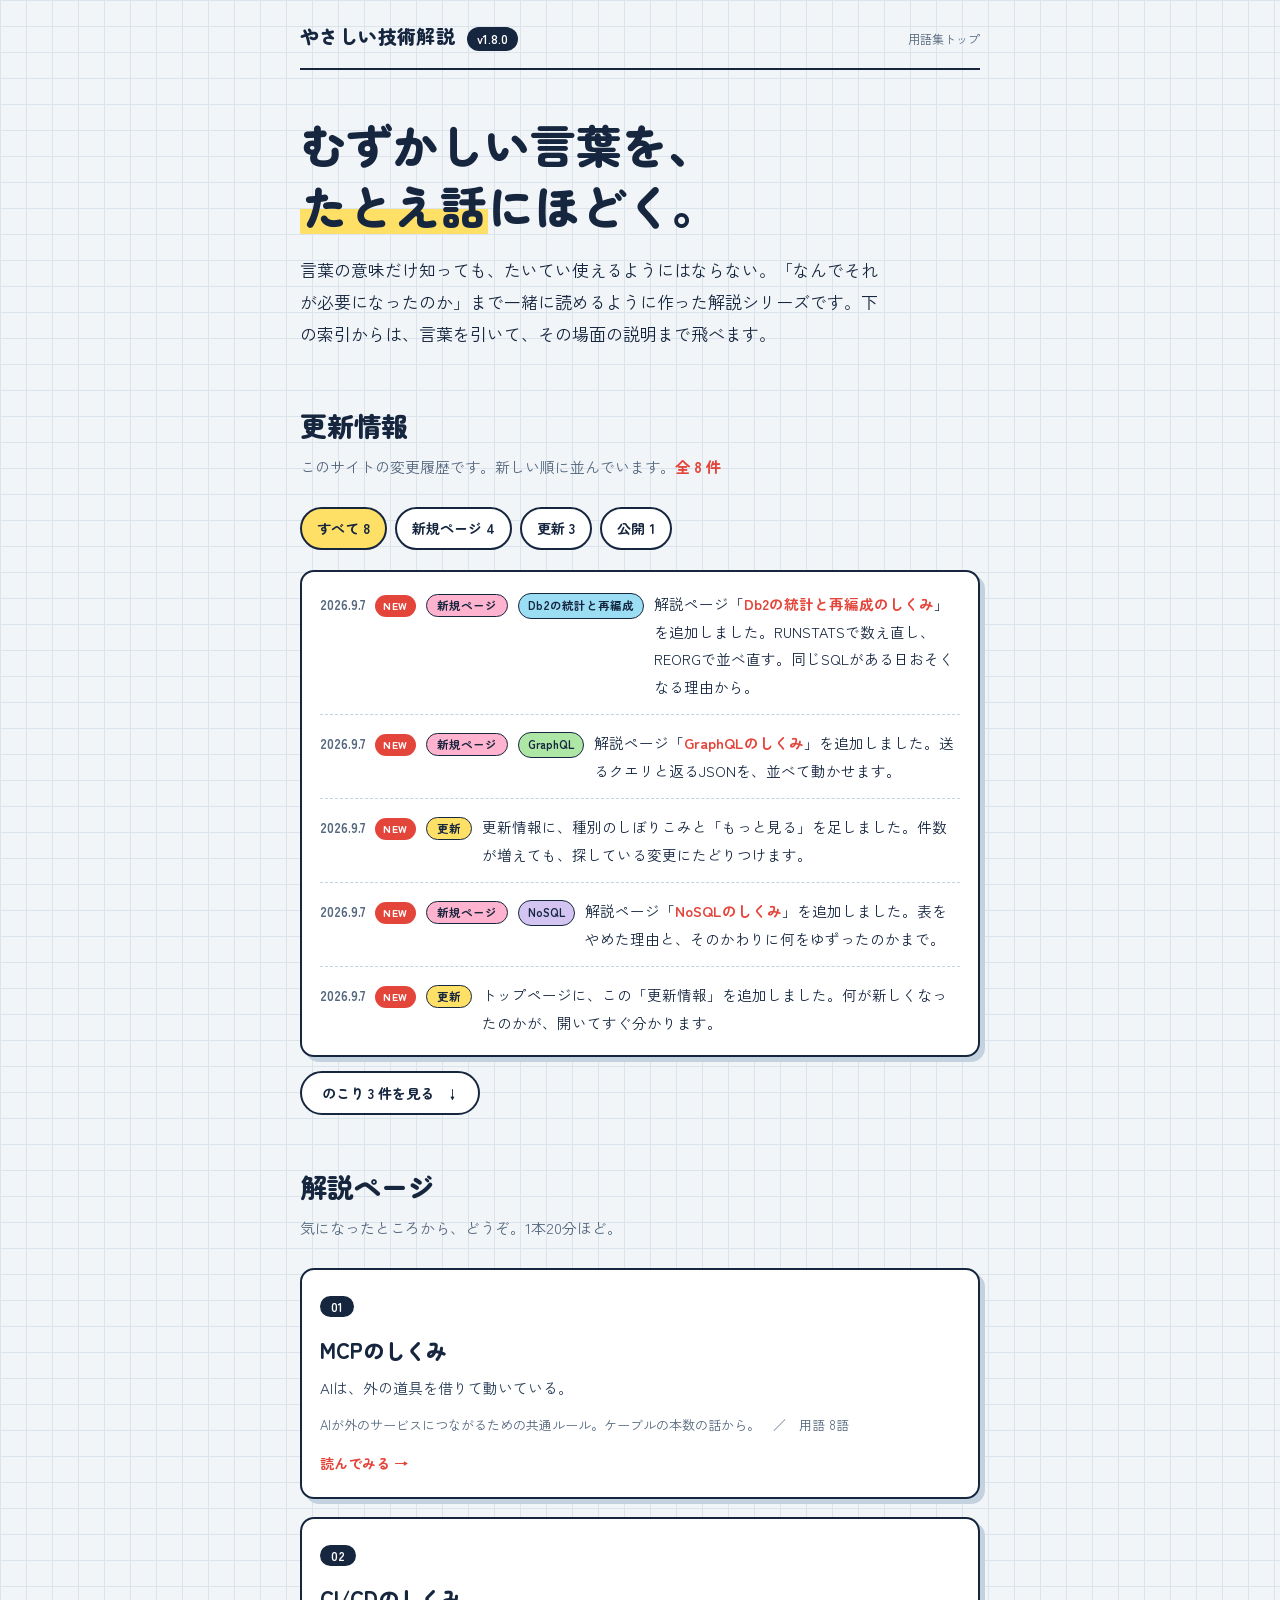
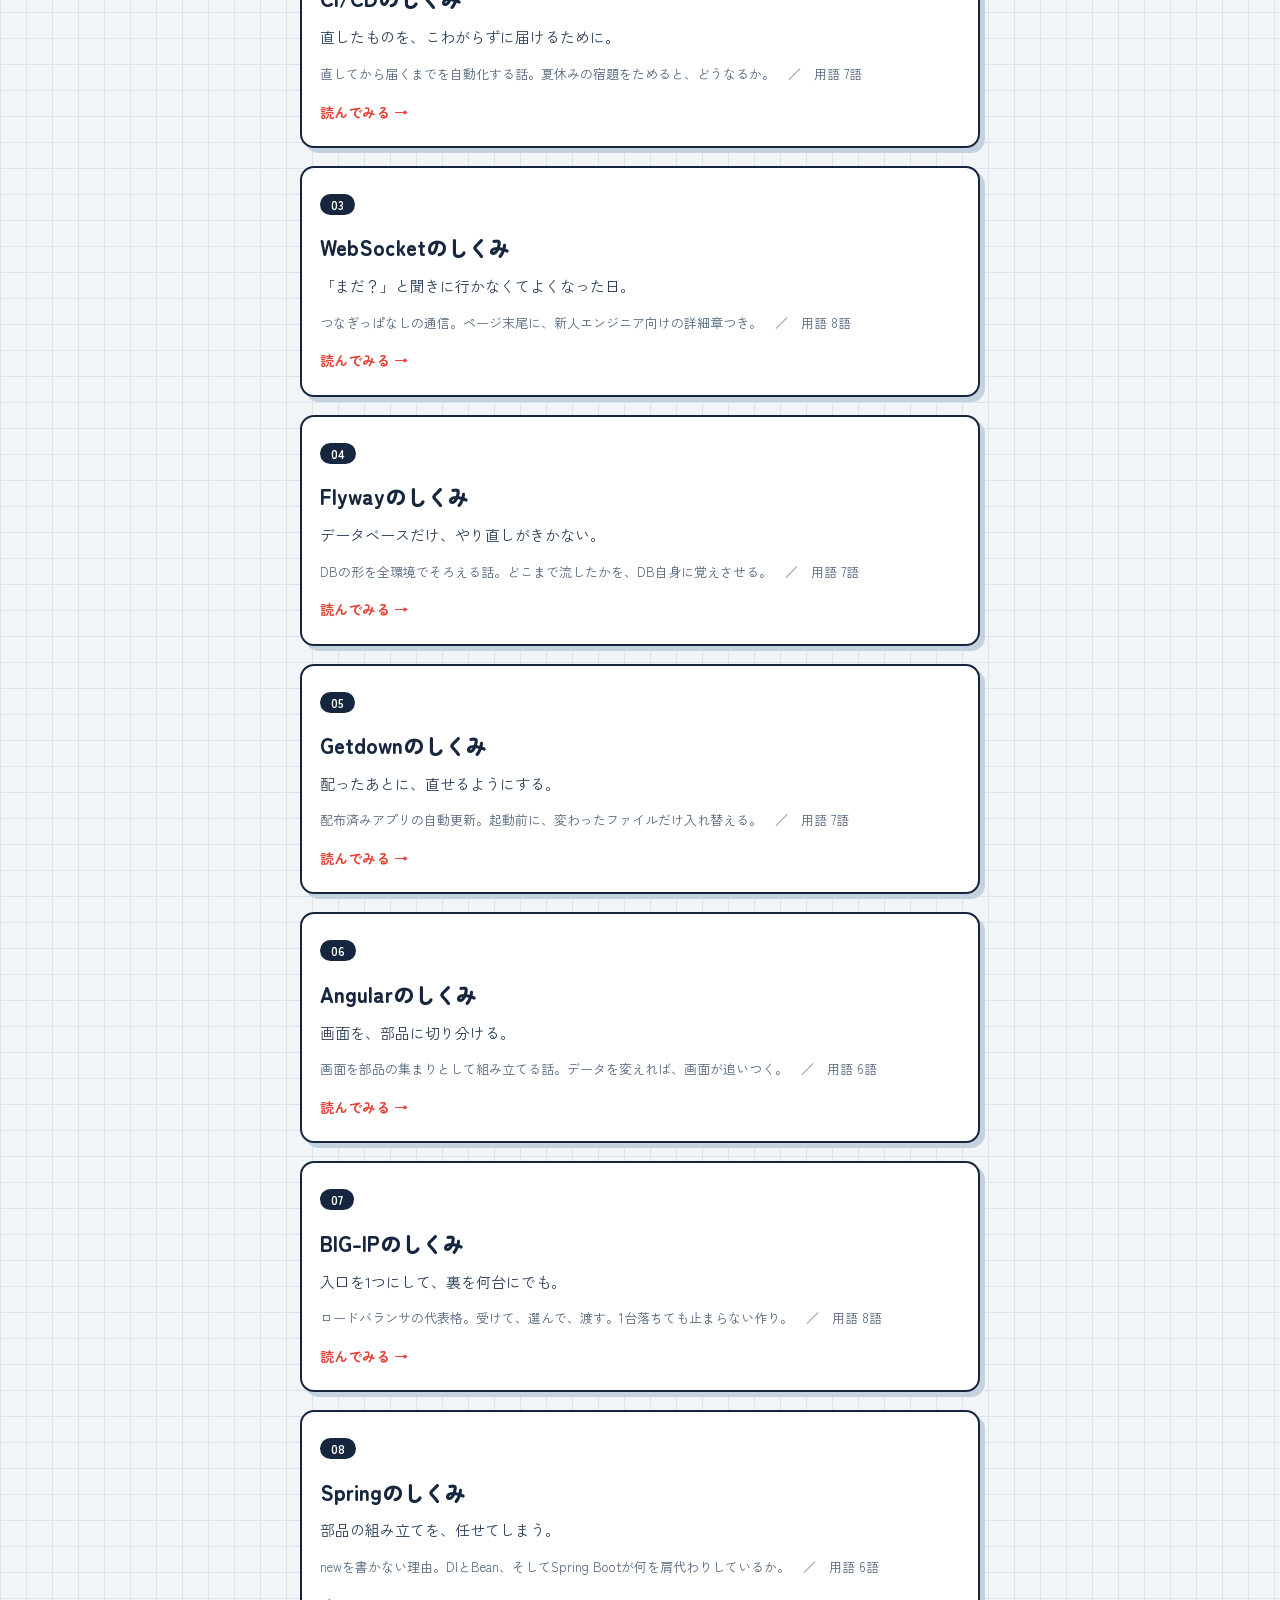
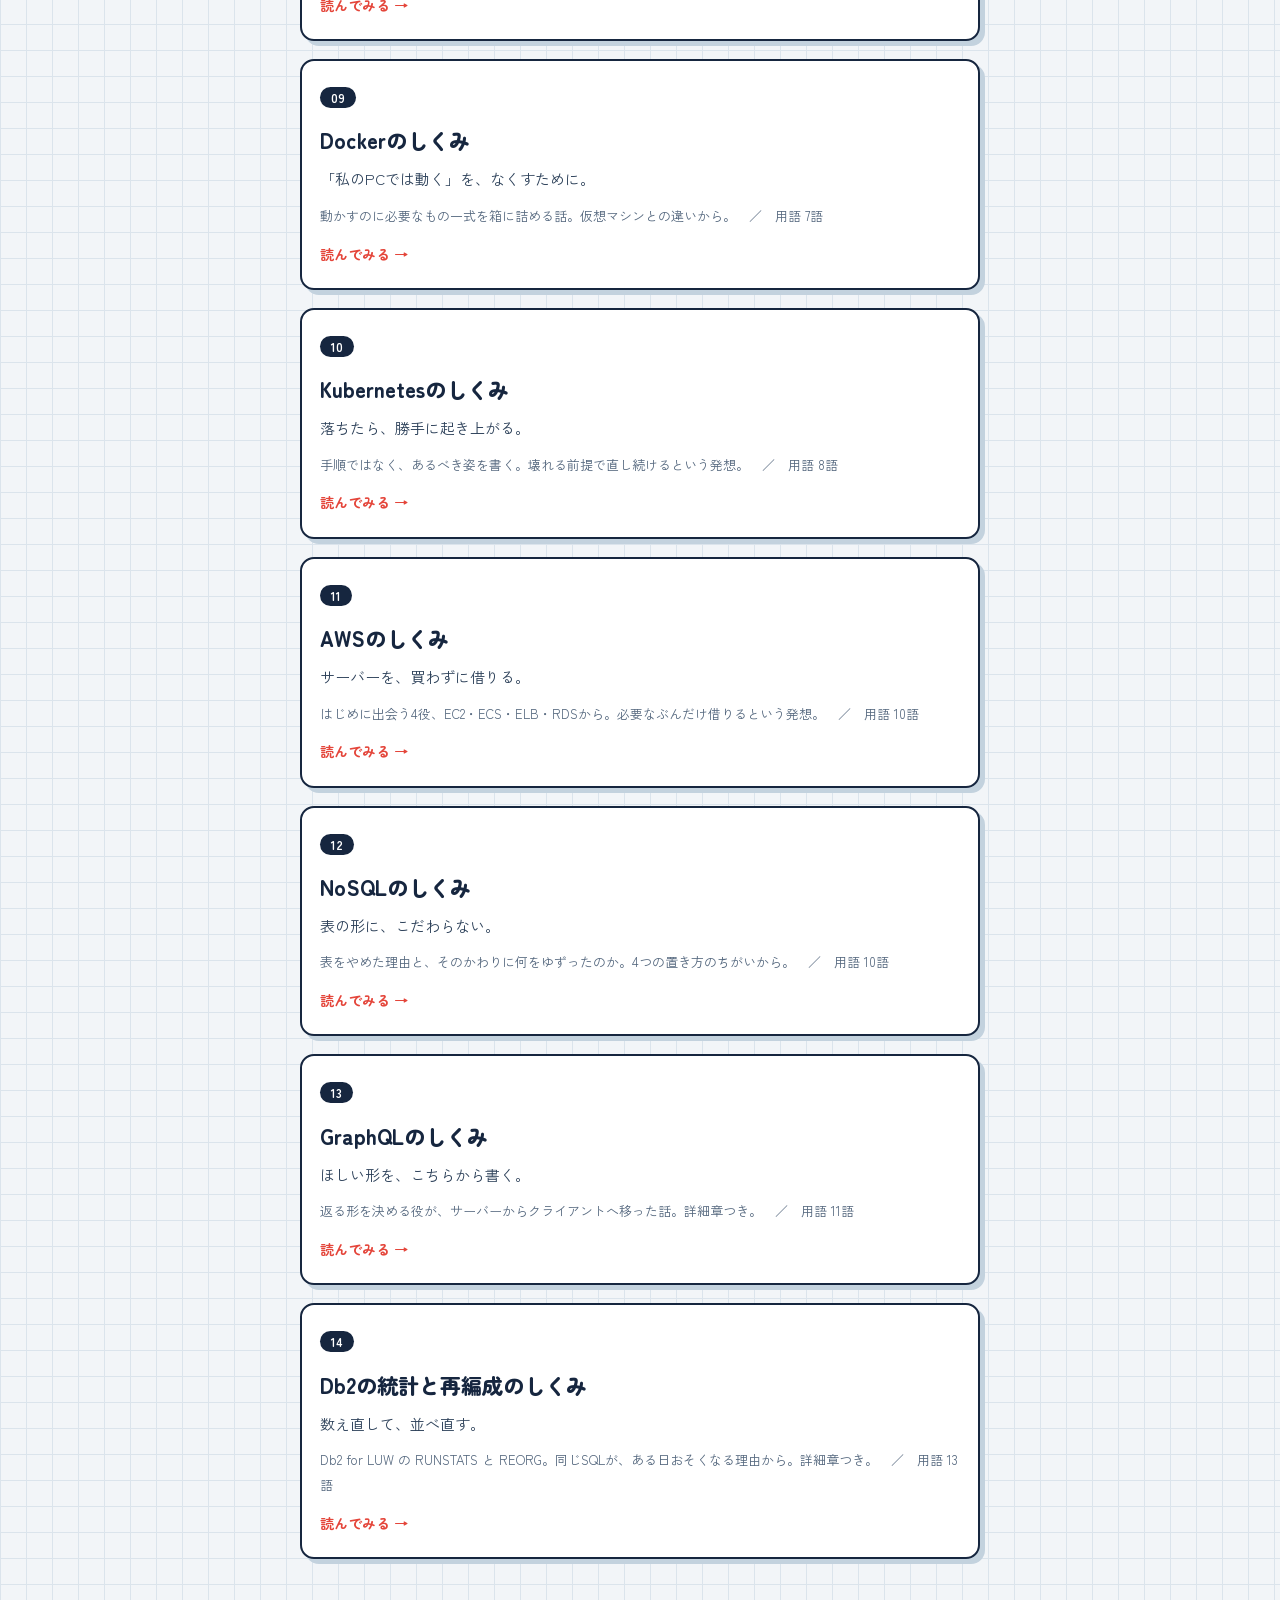
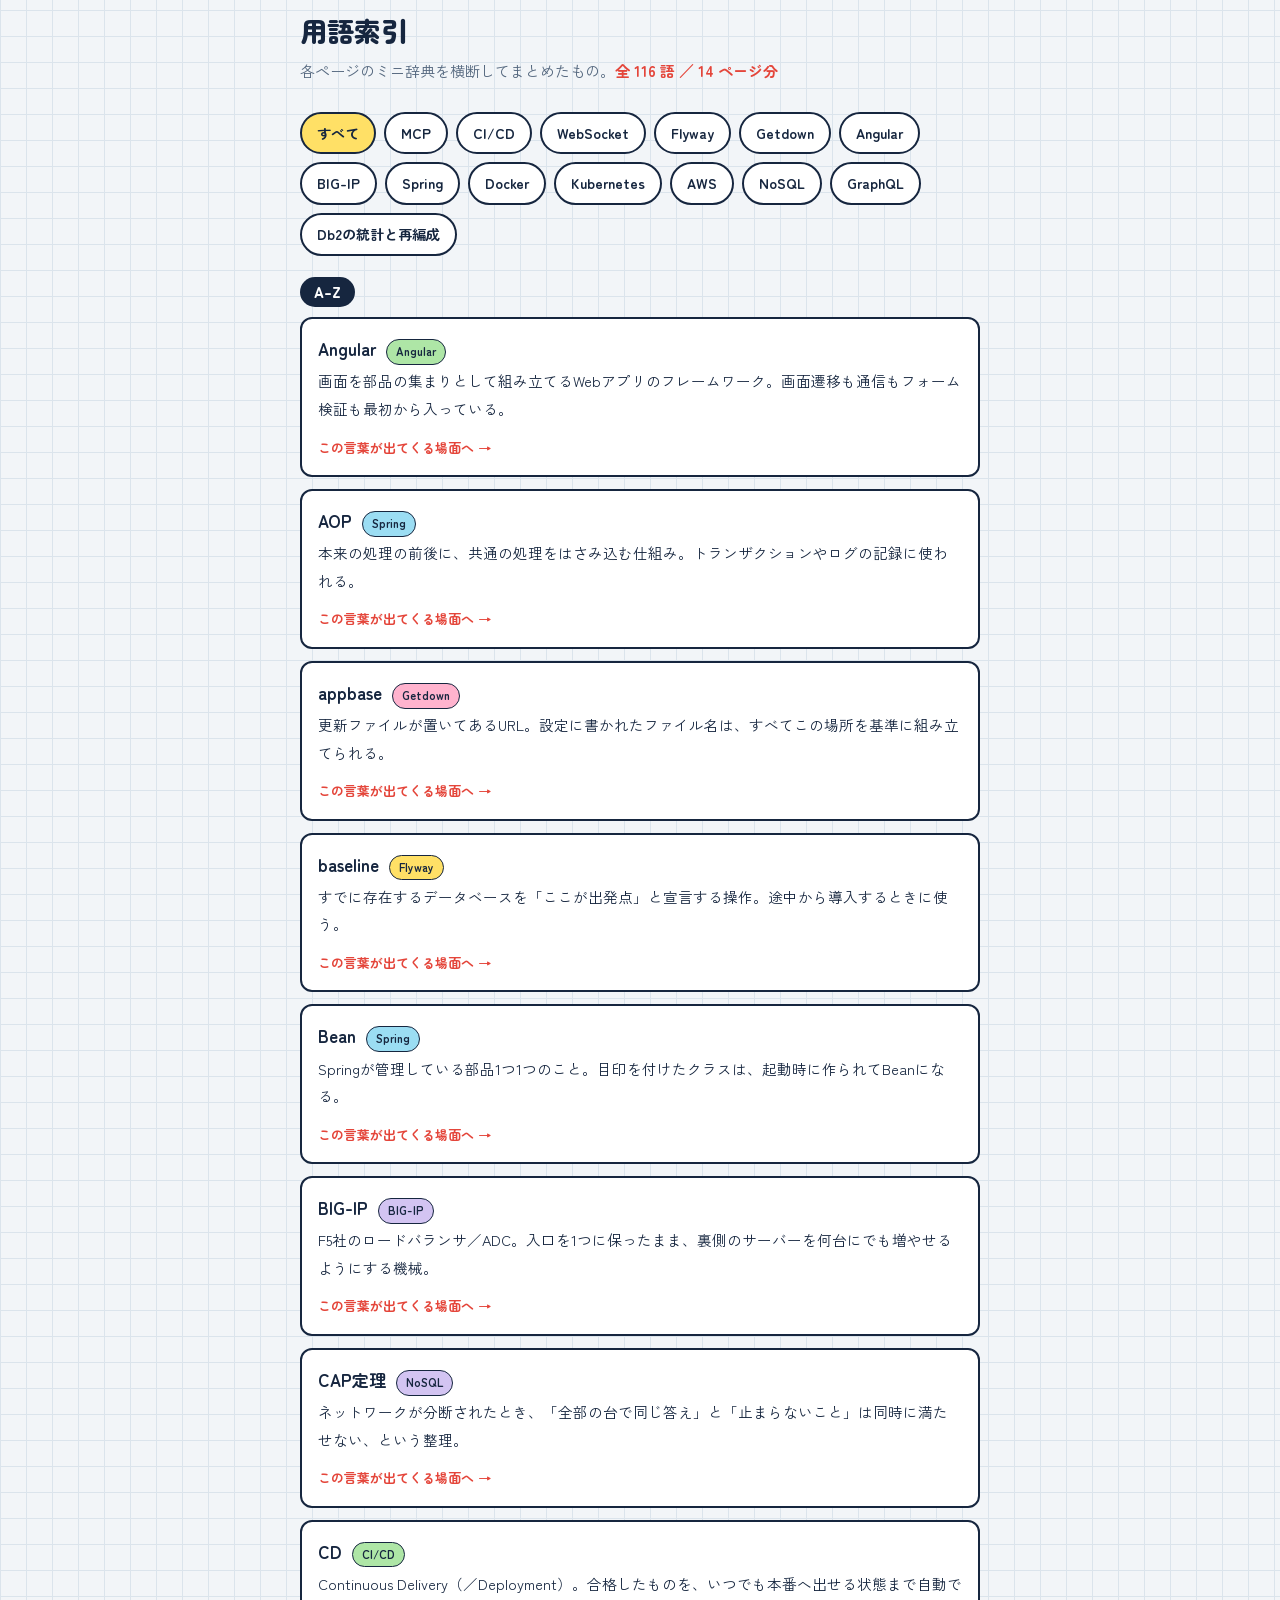
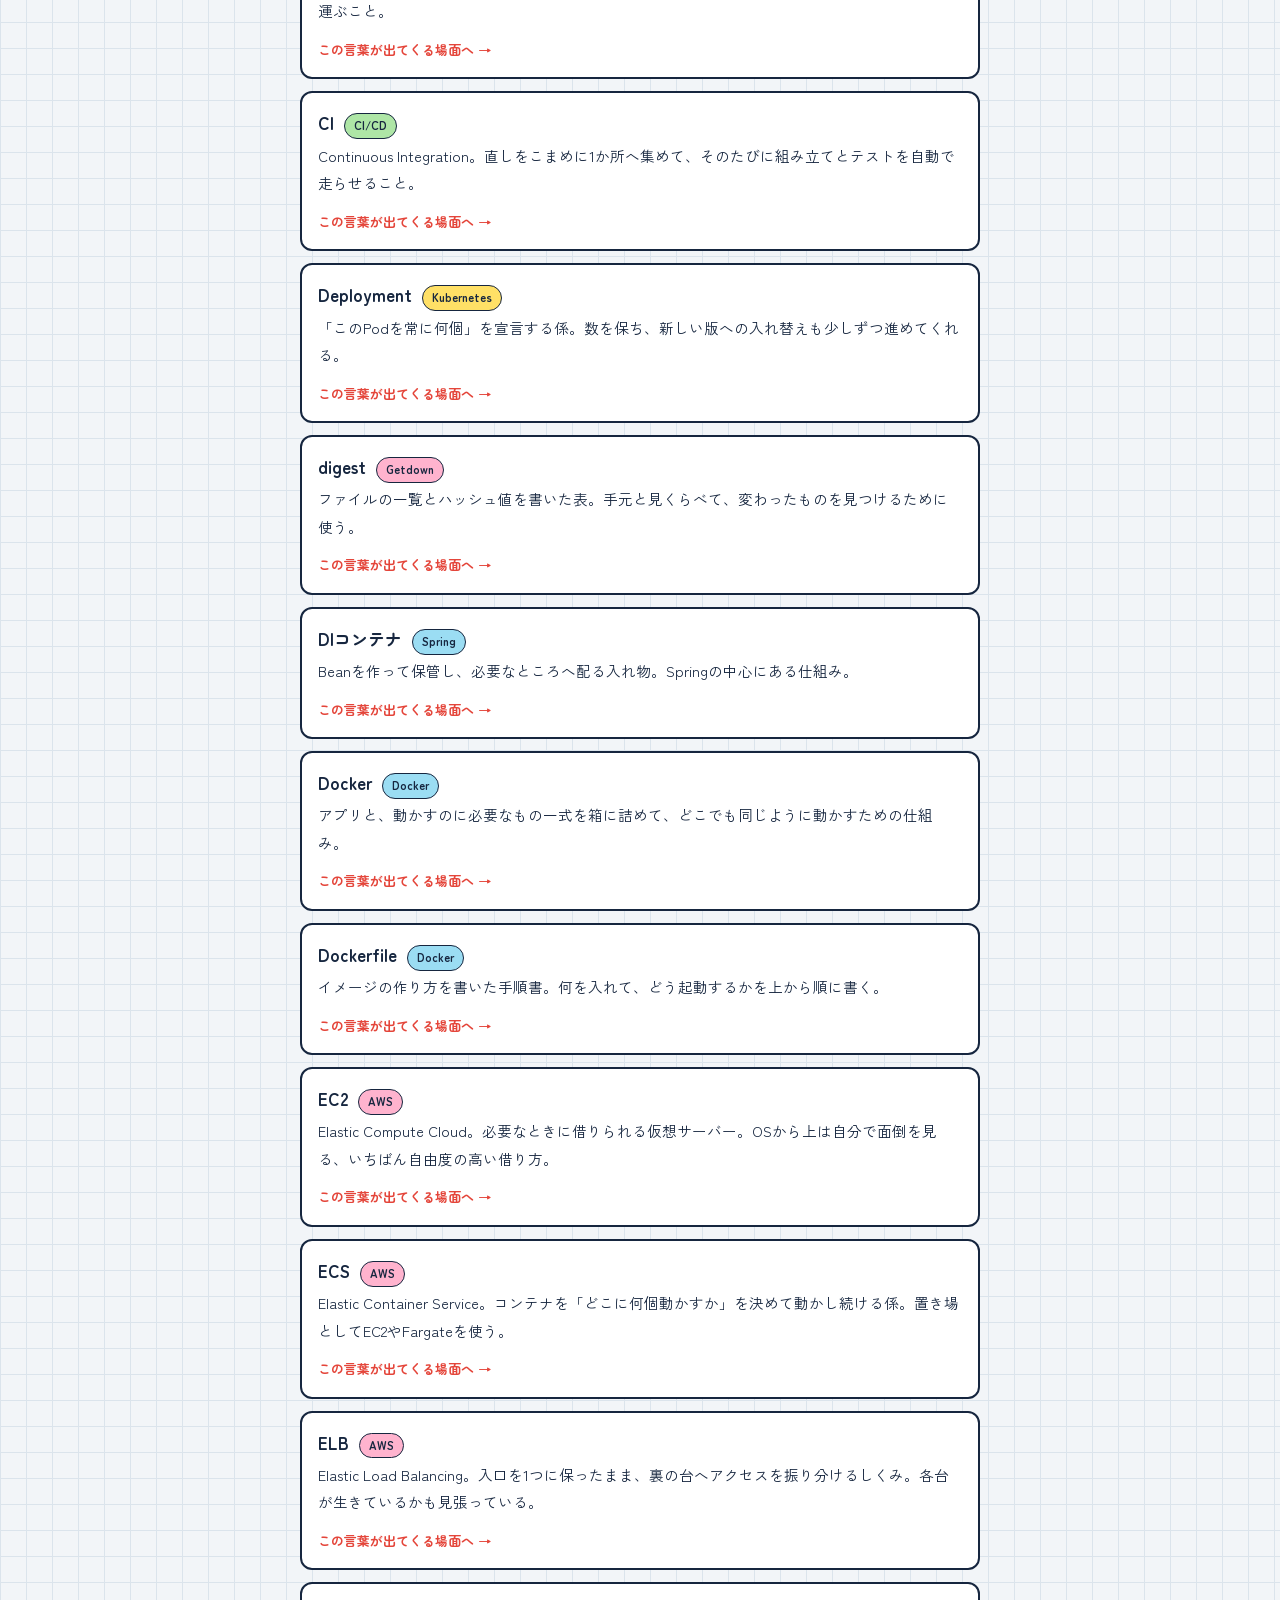
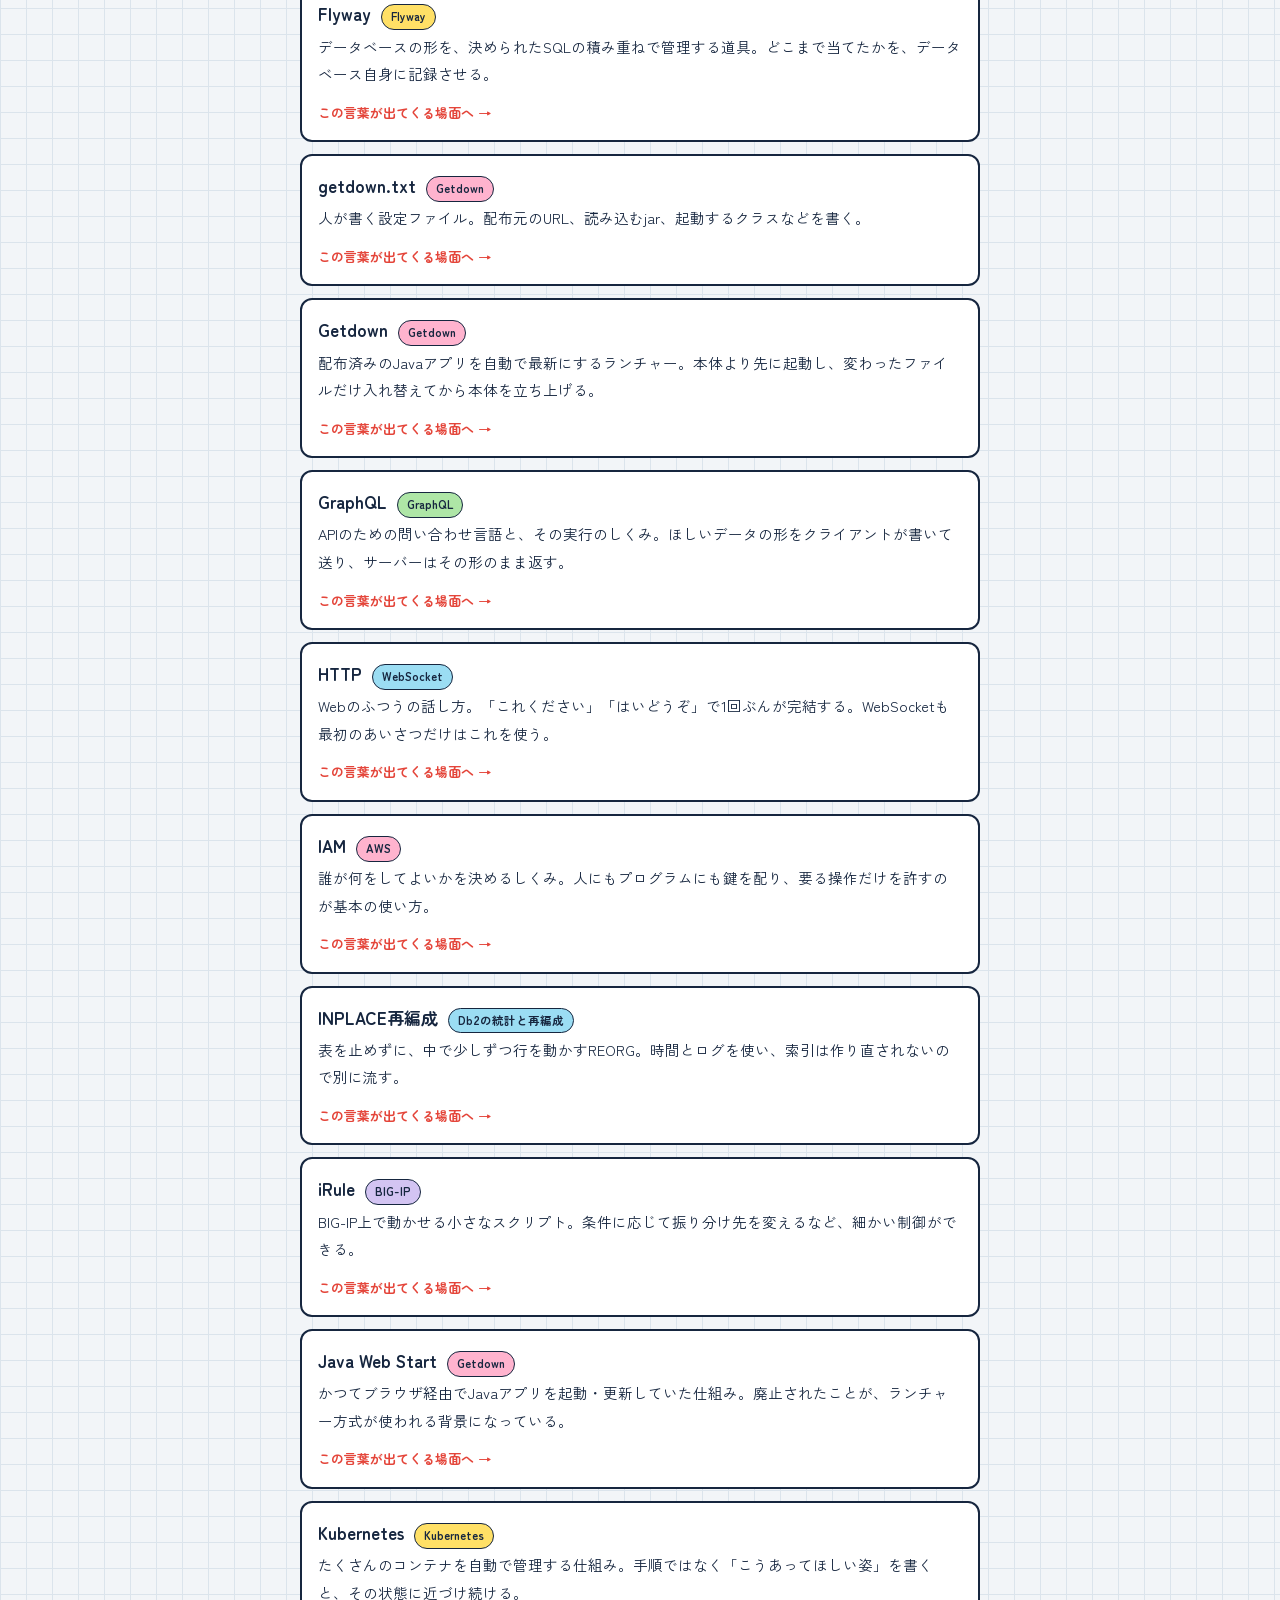
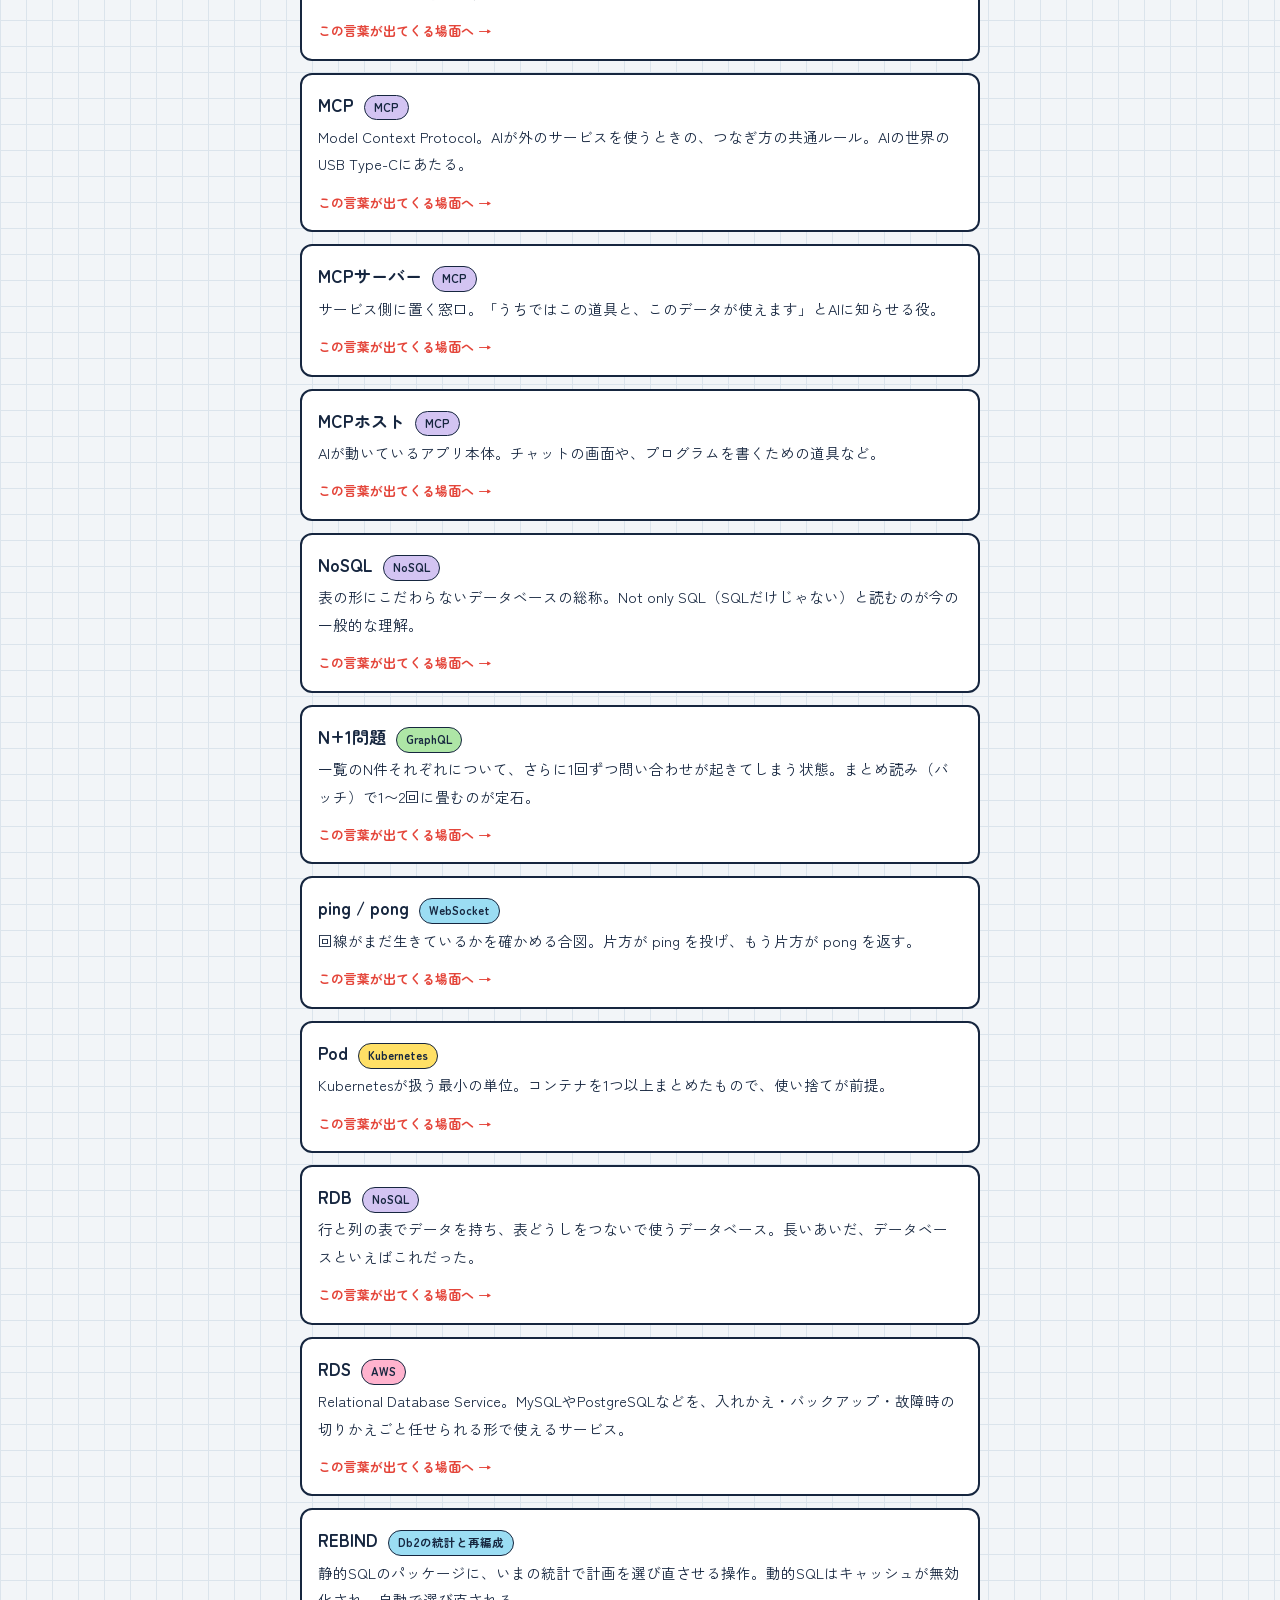
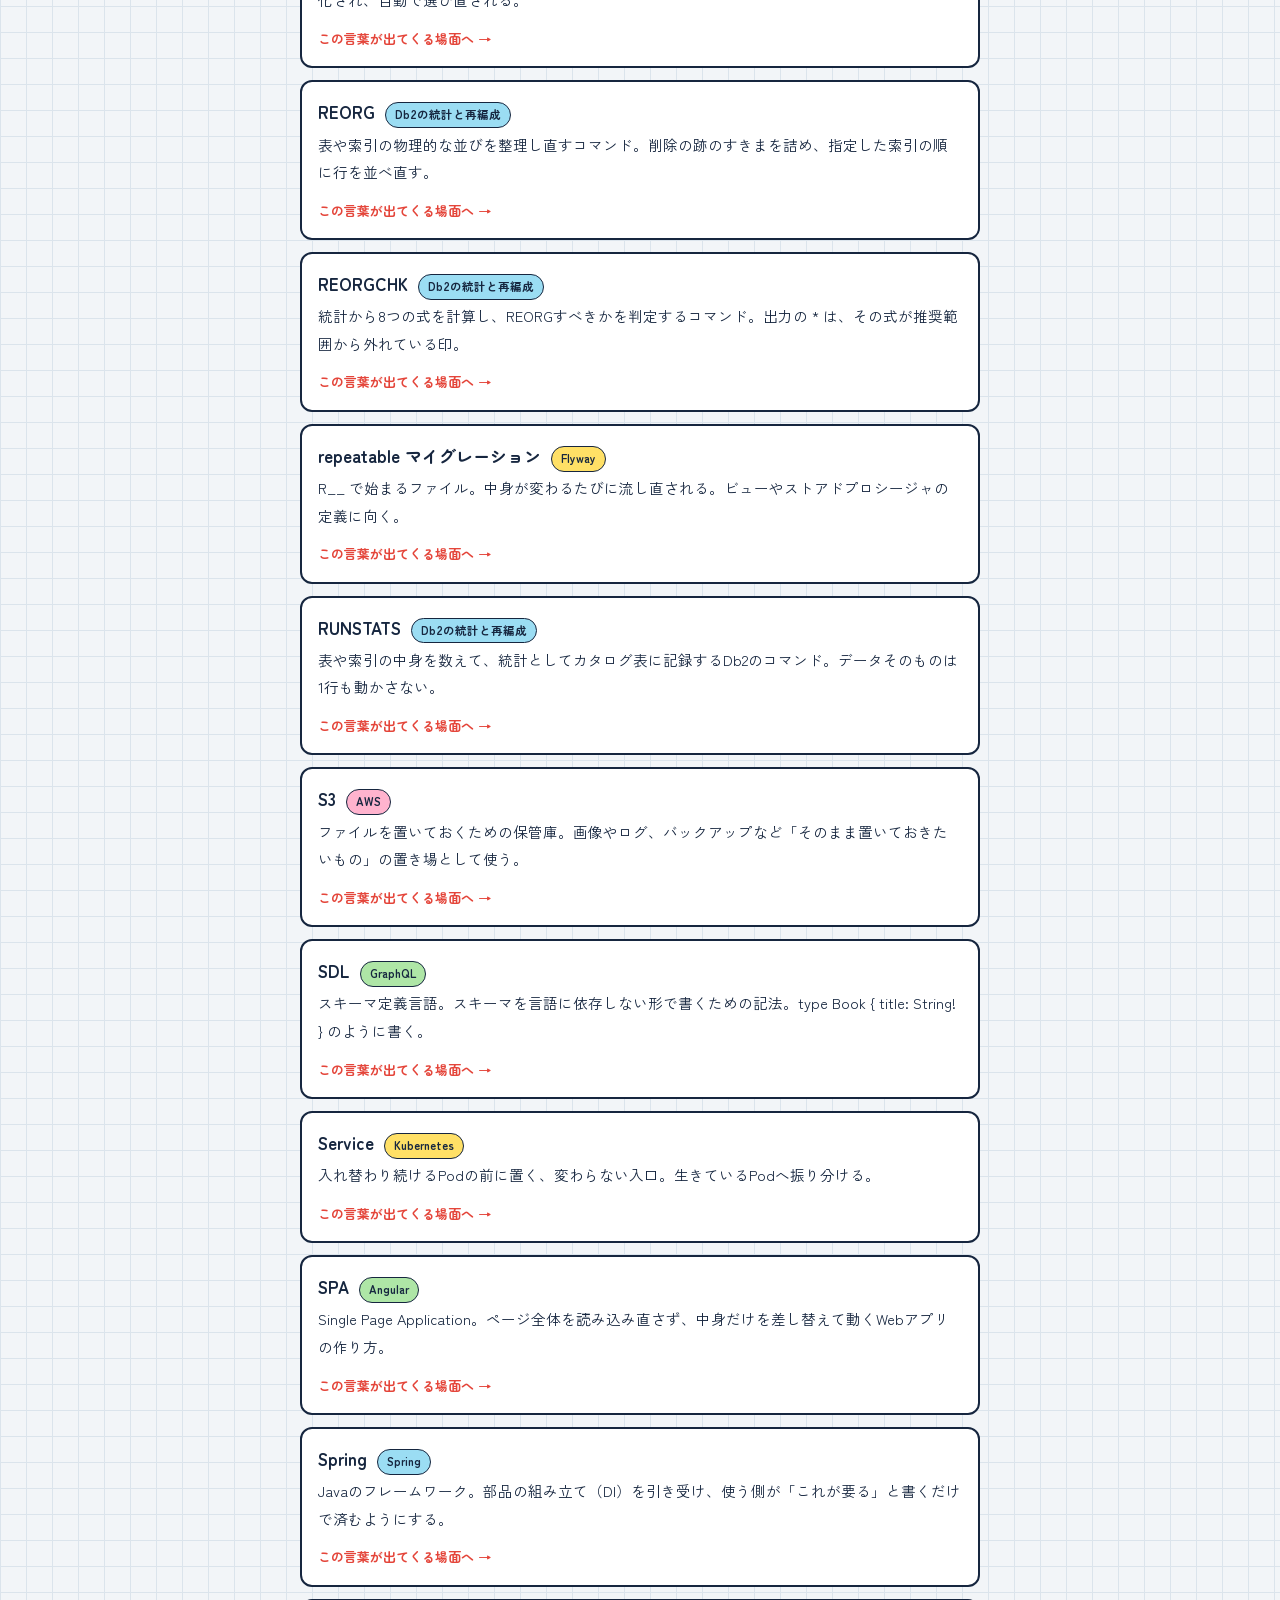
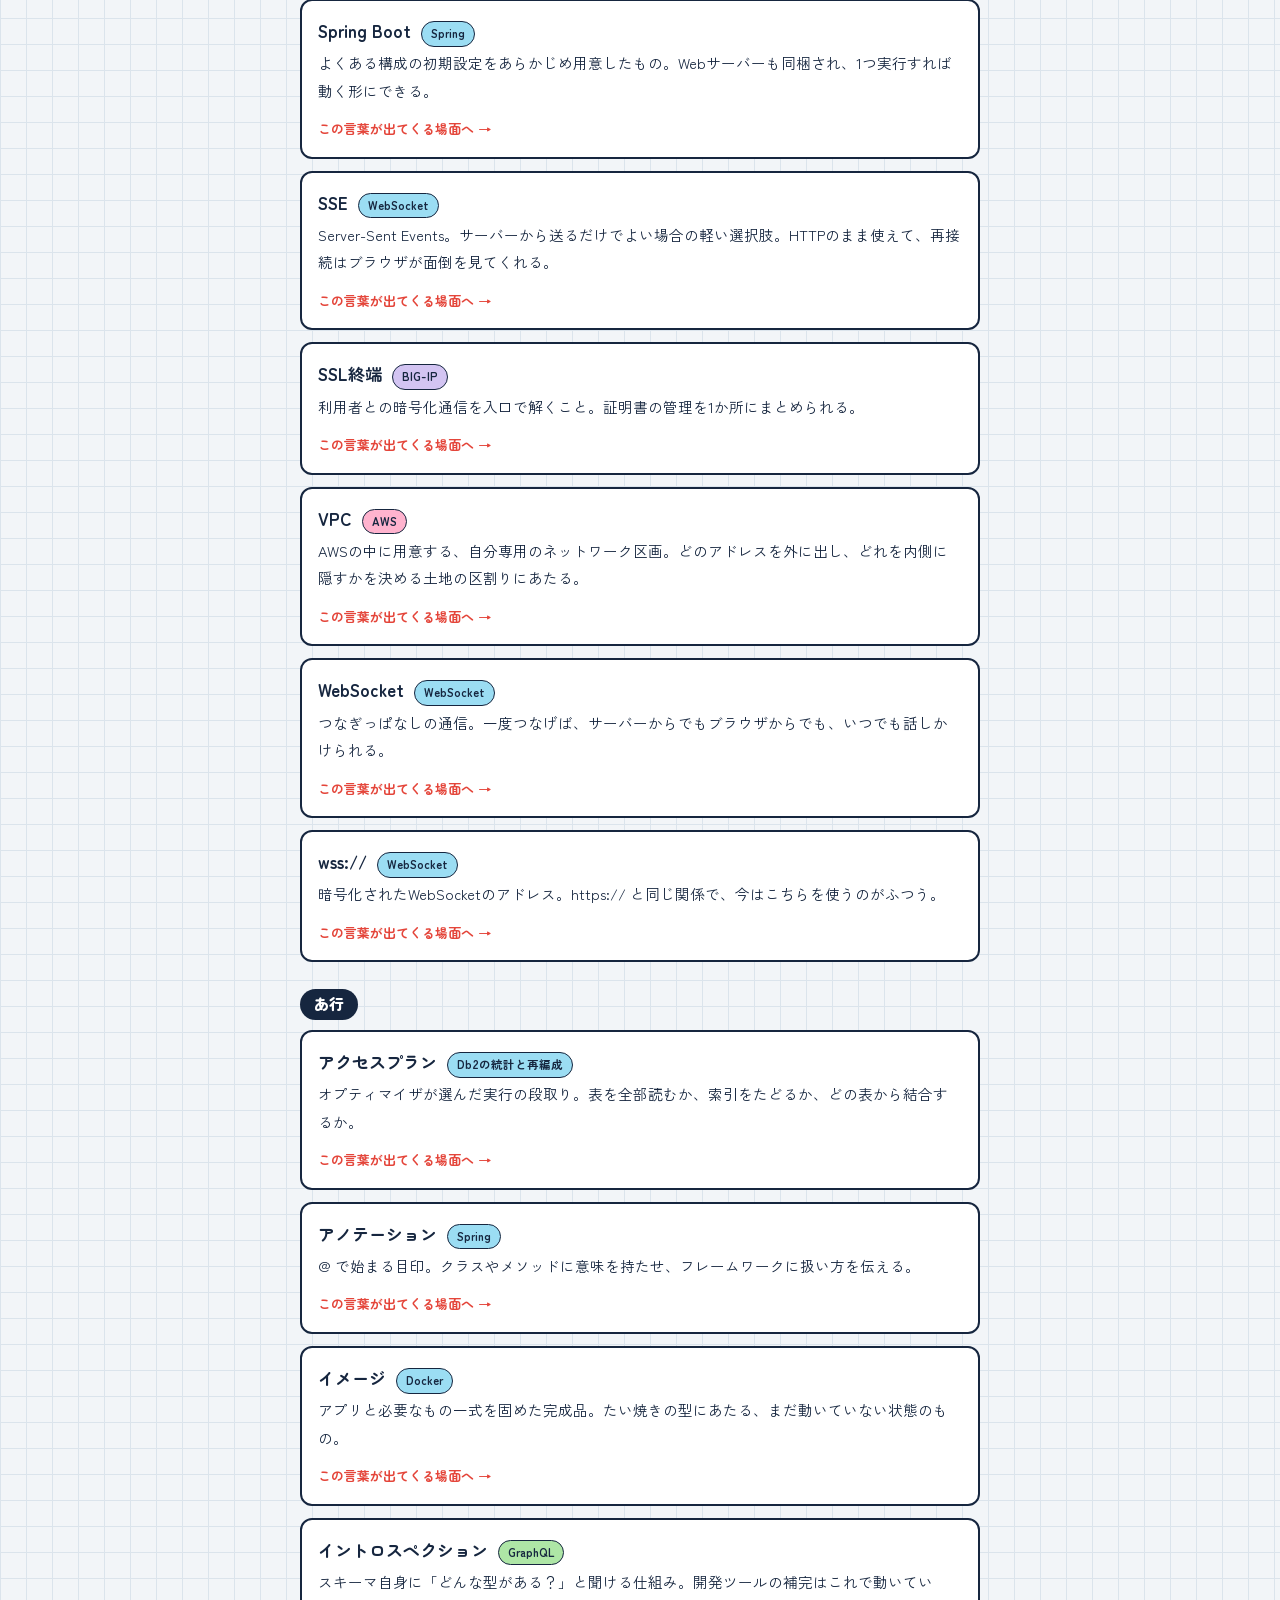
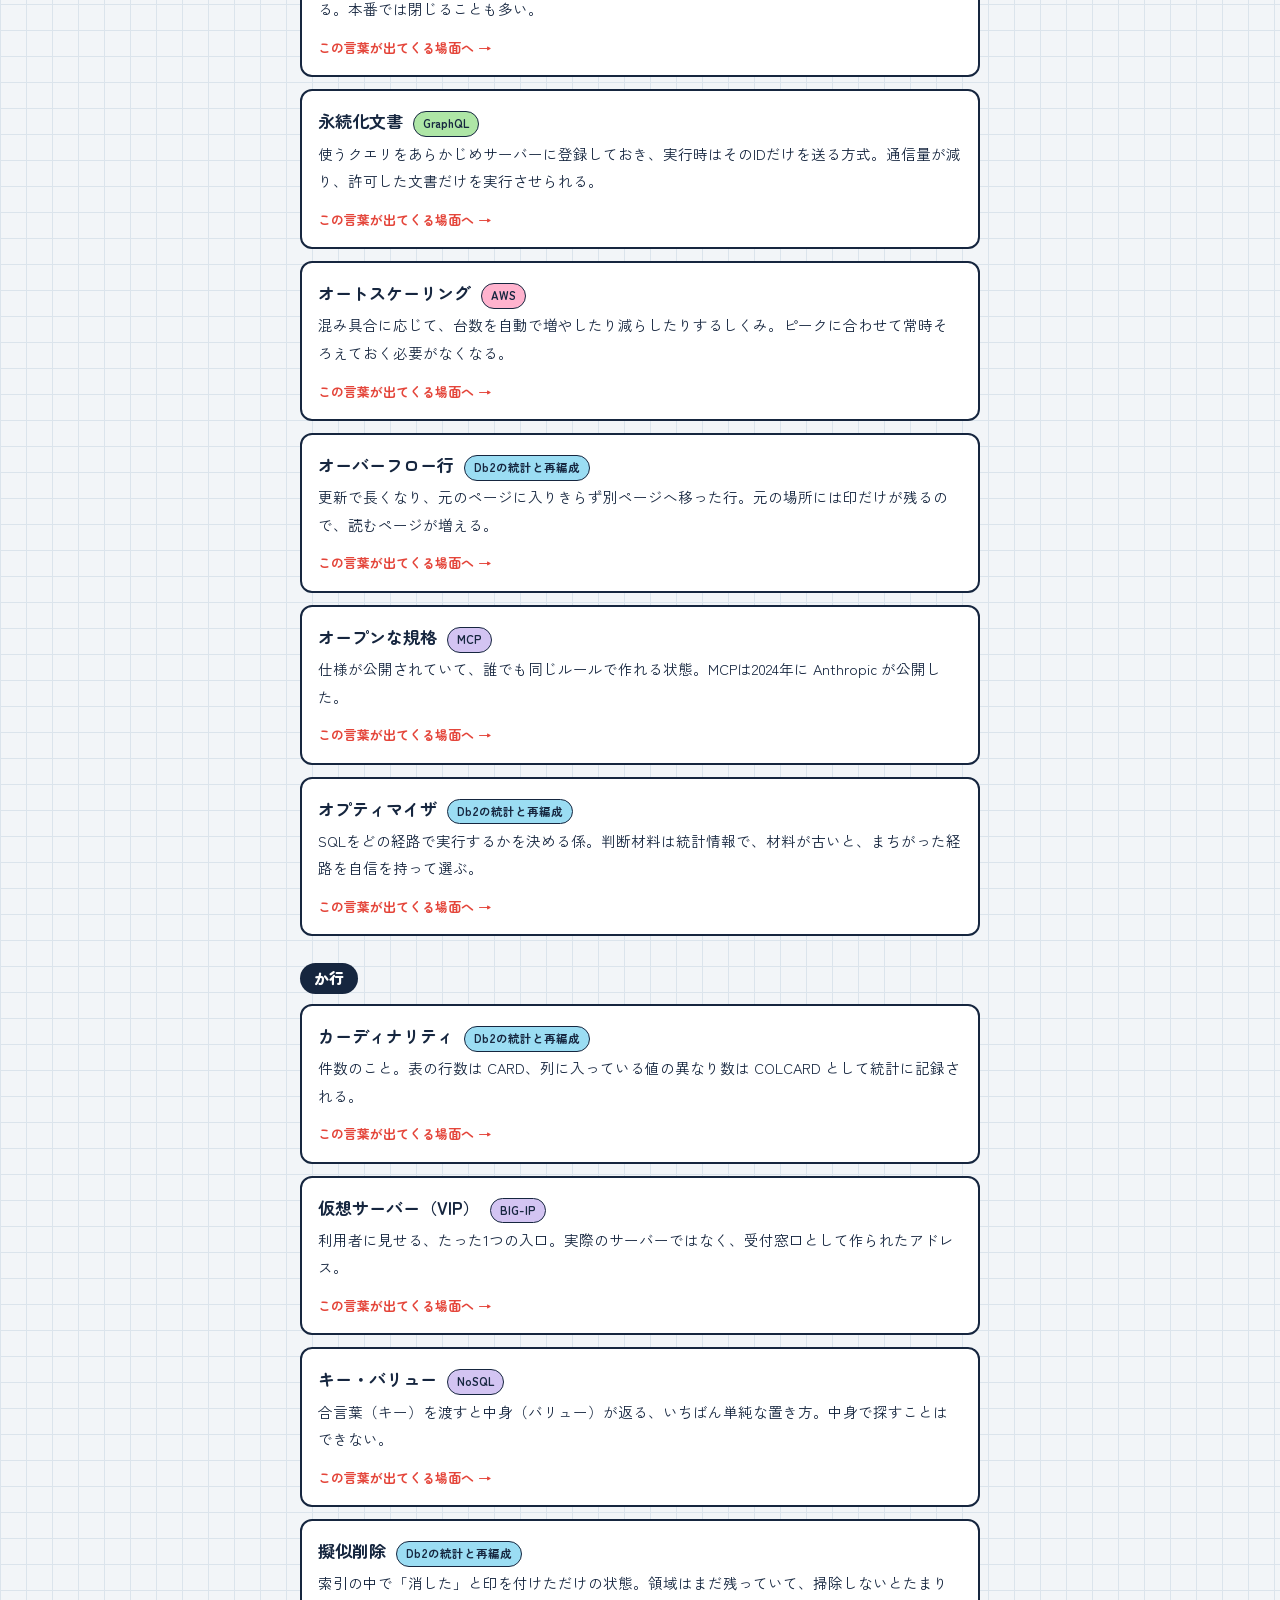
<file: index.html>
<!DOCTYPE html>
<html lang="ja">
<head>
<meta charset="utf-8">
<meta name="viewport" content="width=device-width, initial-scale=1">
<title>やさしい技術解説 — 用語集</title>
<meta name="description" content="MCP・CI/CD・WebSocket・NoSQL・GraphQL・Db2 などを、たとえ話と図解とクイズでたどる解説シリーズ。更新情報と、各ページの用語をまとめた索引つき。">
<link rel="preconnect" href="https://fonts.googleapis.com">
<link rel="preconnect" href="https://fonts.gstatic.com" crossorigin>
<link href="https://fonts.googleapis.com/css2?family=Zen+Kaku+Gothic+New:wght@400;500;700&family=Zen+Maru+Gothic:wght@500;700;900&display=swap" rel="stylesheet">
<link rel="stylesheet" href="assets/site.css">
</head>
<body>
<div class="wrap">

<header class="topbar">
  <span class="logo">やさしい技術解説</span>
  <span class="ver" id="version">v1.8.0</span>
  <span class="from">用語集トップ</span>
</header>

<main>

<div class="sitehero">
  <h1>むずかしい言葉を、<br><span class="mark">たとえ話</span>にほどく。</h1>
  <p>言葉の意味だけ知っても、たいてい使えるようにはならない。「なんでそれが必要になったのか」まで一緒に読めるように作った解説シリーズです。下の索引からは、言葉を引いて、その場面の説明まで飛べます。</p>
</div>

<section id="news">
  <h2>更新情報</h2>
  <p class="lead">このサイトの変更履歴です。新しい順に並んでいます。<span class="pen" id="news-count"></span></p>
  <div class="chips" id="news-chips"></div>
  <div class="newsbox">
    <ul class="newslist" id="newslist"></ul>
  </div>
  <div class="newsfoot" id="news-foot"></div>
</section>

<section id="pages">
  <h2>解説ページ</h2>
  <p class="lead">気になったところから、どうぞ。1本20分ほど。</p>
  <div class="cards" id="cards"></div>
</section>

<section id="glossary">
  <h2>用語索引</h2>
  <p class="lead">各ページのミニ辞典を横断してまとめたもの。<span class="pen" id="term-count"></span></p>
  <div class="chips" id="chips"></div>
  <div class="gidx" id="gidx"></div>
</section>

<section id="howto">
  <h2>ページを増やすときは</h2>
  <p class="lead">この4つを触れば、カードも索引も自動で更新されます。</p>
  <ol class="steps">
    <li><b>解説ページを1枚作る。</b>既存の <code>websocket.html</code> を複製し、<code>&lt;link rel="stylesheet" href="assets/site.css"&gt;</code> はそのまま。見た目は自動でそろいます。</li>
    <li><b><code>index.html</code> の <code>PAGES</code> に1行足す。</b>ファイル名・タイトル・ひとこと説明・帯の色キーを書けば、カードが増えます。</li>
    <li><b>同じく <code>TERMS</code> に用語を足す。</b><code>read</code>（よみ）を書いておくと、あいうえお順の正しい位置に並びます。</li>
    <li><b><code>NEWS</code> の先頭に1件足す。</b><code>date</code>・<code>type</code>（<code>new</code>／<code>update</code>／<code>release</code>）・<code>body</code> を書けば、ページ上部の「更新情報」に並びます。<code>page</code> にページのキーを書くと、その帯もつきます。</li>
  </ol>
  <p class="howto">CSSは <code>assets/site.css</code> の1枚だけ。全ページが同じものを読んでいるので、色や余白を変えたいときはここを直せば全体に反映されます。ファイルはすべて同じフォルダに置いたまま使ってください。</p>
</section>

</main>

<footer>
  <p>やさしい技術解説シリーズ。たとえ話・図解・クイズで、技術のことばを「なんのために生まれたか」から説明しています。</p>
  <p class="footmeta">最終更新日: 2026.9.7（各ページの参考文献は、それぞれのページ末尾に記載）</p>
  <p class="footver">用語集トップ　v1.8.0</p>
</footer>

</div>

<script>
"use strict";
var APP_VERSION = "1.8.0";

/* ============ 更新情報 ============ */
/* type は NEWS_TYPES のキー。page を書くと、そのページの帯が並びます（省略可） */
var NEWS_TYPES = {
  "new":     {label:"新規ページ", cls:"new"},
  "update":  {label:"更新",       cls:""},
  "release": {label:"公開",       cls:"release"}
};

var NEWS = [
  {date:"2026.9.7", type:"new", page:"db2",
   body:'解説ページ「<a href="db2.html">Db2の統計と再編成のしくみ</a>」を追加しました。RUNSTATSで数え直し、REORGで並べ直す。同じSQLがある日おそくなる理由から。'},
  {date:"2026.9.7", type:"new", page:"graphql",
   body:'解説ページ「<a href="graphql.html">GraphQLのしくみ</a>」を追加しました。送るクエリと返るJSONを、並べて動かせます。'},
  {date:"2026.9.7", type:"update",
   body:'更新情報に、種別のしぼりこみと「もっと見る」を足しました。件数が増えても、探している変更にたどりつけます。'},
  {date:"2026.9.7", type:"new", page:"nosql",
   body:'解説ページ「<a href="nosql.html">NoSQLのしくみ</a>」を追加しました。表をやめた理由と、そのかわりに何をゆずったのかまで。'},
  {date:"2026.9.7", type:"update",
   body:'トップページに、この「更新情報」を追加しました。何が新しくなったのかが、開いてすぐ分かります。'},
  {date:"2026.9.6", type:"new", page:"aws",
   body:'解説ページ「<a href="aws.html">AWSのしくみ</a>」を追加しました。はじめに出会う4役、EC2・ECS・ELB・RDSから。'},
  {date:"2026.9.6", type:"update",
   body:'全ページの末尾に、最終更新日と参考文献を書きました。いつの時点の情報なのかを確かめられます。'},
  {date:"2026.9.6", type:"release",
   body:'解説ページ10本（MCP／CI/CD／WebSocket／Flyway／Getdown／Angular／BIG-IP／Spring／Docker／Kubernetes）と、横断用語索引を公開しました。'}
];

var NEWS_STEP = 5;   /* 最初に見せる件数。これを超えるぶんは「もっと見る」の中へ */

/* ============ ページ一覧 ============ */
var PAGES = [
  {
    key:"mcp", file:"mcp.html", no:"01",
    title:"MCPのしくみ",
    q:"AIは、外の道具を借りて動いている。",
    meta:"AIが外のサービスにつながるための共通ルール。ケーブルの本数の話から。"
  },
  {
    key:"cicd", file:"cicd.html", no:"02",
    title:"CI/CDのしくみ",
    q:"直したものを、こわがらずに届けるために。",
    meta:"直してから届くまでを自動化する話。夏休みの宿題をためると、どうなるか。"
  },
  {
    key:"websocket", file:"websocket.html", no:"03",
    title:"WebSocketのしくみ",
    q:"「まだ？」と聞きに行かなくてよくなった日。",
    meta:"つなぎっぱなしの通信。ページ末尾に、新人エンジニア向けの詳細章つき。"
  },
  {
    key:"flyway", file:"flyway.html", no:"04",
    title:"Flywayのしくみ",
    q:"データベースだけ、やり直しがきかない。",
    meta:"DBの形を全環境でそろえる話。どこまで流したかを、DB自身に覚えさせる。"
  },
  {
    key:"getdown", file:"getdown.html", no:"05",
    title:"Getdownのしくみ",
    q:"配ったあとに、直せるようにする。",
    meta:"配布済みアプリの自動更新。起動前に、変わったファイルだけ入れ替える。"
  },
  {
    key:"angular", file:"angular.html", no:"06",
    title:"Angularのしくみ",
    q:"画面を、部品に切り分ける。",
    meta:"画面を部品の集まりとして組み立てる話。データを変えれば、画面が追いつく。"
  },
  {
    key:"bigip", file:"bigip.html", no:"07",
    title:"BIG-IPのしくみ",
    q:"入口を1つにして、裏を何台にでも。",
    meta:"ロードバランサの代表格。受けて、選んで、渡す。1台落ちても止まらない作り。"
  },
  {
    key:"spring", file:"spring.html", no:"08",
    title:"Springのしくみ",
    q:"部品の組み立てを、任せてしまう。",
    meta:"newを書かない理由。DIとBean、そしてSpring Bootが何を肩代わりしているか。"
  },
  {
    key:"docker", file:"docker.html", no:"09",
    title:"Dockerのしくみ",
    q:"「私のPCでは動く」を、なくすために。",
    meta:"動かすのに必要なもの一式を箱に詰める話。仮想マシンとの違いから。"
  },
  {
    key:"k8s", file:"kubernetes.html", no:"10",
    title:"Kubernetesのしくみ",
    q:"落ちたら、勝手に起き上がる。",
    meta:"手順ではなく、あるべき姿を書く。壊れる前提で直し続けるという発想。"
  },
  {
    key:"aws", file:"aws.html", no:"11",
    title:"AWSのしくみ",
    q:"サーバーを、買わずに借りる。",
    meta:"はじめに出会う4役、EC2・ECS・ELB・RDSから。必要なぶんだけ借りるという発想。"
  },
  {
    key:"nosql", file:"nosql.html", no:"12",
    title:"NoSQLのしくみ",
    q:"表の形に、こだわらない。",
    meta:"表をやめた理由と、そのかわりに何をゆずったのか。4つの置き方のちがいから。"
  },
  {
    key:"graphql", file:"graphql.html", no:"13",
    title:"GraphQLのしくみ",
    q:"ほしい形を、こちらから書く。",
    meta:"返る形を決める役が、サーバーからクライアントへ移った話。詳細章つき。"
  },
  {
    key:"db2", file:"db2.html", no:"14",
    title:"Db2の統計と再編成のしくみ",
    q:"数え直して、並べ直す。",
    meta:"Db2 for LUW の RUNSTATS と REORG。同じSQLが、ある日おそくなる理由から。詳細章つき。"
  }
];

/* ============ 用語（各ページのミニ辞典を横断） ============ */
var TERMS = [
  /* --- MCP --- */
  {t:"MCP", read:"MCP", page:"mcp", anchor:"",
   d:"Model Context Protocol。AIが外のサービスを使うときの、つなぎ方の共通ルール。AIの世界のUSB Type-Cにあたる。"},
  {t:"プロトコル", read:"ぷろとこる", page:"mcp", anchor:"#words",
   d:"機械どうしが会話するときの決まりごと。言葉づかいのルールブックのようなもの。MCPの「P」はこれ。"},
  {t:"MCPホスト", read:"MCPほすと", page:"mcp", anchor:"#words",
   d:"AIが動いているアプリ本体。チャットの画面や、プログラムを書くための道具など。"},
  {t:"MCPサーバー", read:"MCPさーばー", page:"mcp", anchor:"#words",
   d:"サービス側に置く窓口。「うちではこの道具と、このデータが使えます」とAIに知らせる役。"},
  {t:"オープンな規格", read:"おーぷんなきかく", page:"mcp", anchor:"#words",
   d:"仕様が公開されていて、誰でも同じルールで作れる状態。MCPは2024年に Anthropic が公開した。"},
  {t:"ツール", read:"つーる", page:"mcp", anchor:"#three",
   d:"MCPサーバーが差し出す「手」。予定を登録する、メールを送るなど、実際に何かをする機能。"},
  {t:"リソース", read:"りそーす", page:"mcp", anchor:"#three",
   d:"MCPサーバーが差し出す「目」。ファイルの中身や一覧など、読み取るためのデータ。"},
  {t:"プロンプト", read:"ぷろんぷと", page:"mcp", anchor:"#three",
   d:"MCPサーバーが差し出す「メモ」。よく使う頼み方をあらかじめ用意しておいた、定型の指示文。"},

  /* --- CI/CD --- */
  {t:"CI", read:"CI", page:"cicd", anchor:"#cicd",
   d:"Continuous Integration。直しをこまめに1か所へ集めて、そのたびに組み立てとテストを自動で走らせること。"},
  {t:"CD", read:"CD", page:"cicd", anchor:"#cicd",
   d:"Continuous Delivery（／Deployment）。合格したものを、いつでも本番へ出せる状態まで自動で運ぶこと。"},
  {t:"コミット", read:"こみっと", page:"cicd", anchor:"#words",
   d:"直した内容を「ここまでできた」と記録して、共有の保管庫に置くこと。CI/CDは、たいていこれが合図で動きだす。"},
  {t:"ビルド", read:"びるど", page:"cicd", anchor:"#words",
   d:"人が書いた文字の状態から、コンピュータが実行できる形に組み立てること。プラモデルを説明書どおりに組む作業に近い。"},
  {t:"パイプライン", read:"ぱいぷらいん", page:"cicd", anchor:"#words",
   d:"組み立て・テスト・配置といった作業を、順番につないだ一本道。工場のベルトコンベア。"},
  {t:"デプロイ", read:"でぷろい", page:"cicd", anchor:"#words",
   d:"できあがったものを、実際に動く場所へ置くこと。「本番にデプロイする」＝みんなが使う場所に届ける。"},
  {t:"ロールバック", read:"ろーるばっく", page:"cicd", anchor:"#words",
   d:"出したものに問題があったとき、ひとつ前の状態に戻すこと。素早く戻せることが、安心のもとになる。"},

  /* --- WebSocket --- */
  {t:"WebSocket", read:"WebSocket", page:"websocket", anchor:"",
   d:"つなぎっぱなしの通信。一度つなげば、サーバーからでもブラウザからでも、いつでも話しかけられる。"},
  {t:"HTTP", read:"HTTP", page:"websocket", anchor:"#words",
   d:"Webのふつうの話し方。「これください」「はいどうぞ」で1回ぶんが完結する。WebSocketも最初のあいさつだけはこれを使う。"},
  {t:"ハンドシェイク", read:"はんどしぇいく", page:"websocket", anchor:"#d1",
   d:"握手のこと。「これから電話に切りかえます」という最初の1往復。成立すると 101 が返り、通信路がWebSocketに変わる。"},
  {t:"ポーリング", read:"ぽーりんぐ", page:"websocket", anchor:"#words",
   d:"「新しいの、ある？」と何度も聞きに行くやり方。WebSocketが生まれる前は、これしかなかった。"},
  {t:"フレーム", read:"ふれーむ", page:"websocket", anchor:"#d2",
   d:"WebSocketで流れるデータのひとかたまり。ヘッダは2〜14バイトで、HTTPより桁ちがいに軽い。"},
  {t:"ping / pong", read:"ping", page:"websocket", anchor:"#d4",
   d:"回線がまだ生きているかを確かめる合図。片方が ping を投げ、もう片方が pong を返す。"},
  {t:"wss://", read:"wss", page:"websocket", anchor:"#words",
   d:"暗号化されたWebSocketのアドレス。https:// と同じ関係で、今はこちらを使うのがふつう。"},
  {t:"SSE", read:"SSE", page:"websocket", anchor:"#when",
   d:"Server-Sent Events。サーバーから送るだけでよい場合の軽い選択肢。HTTPのまま使えて、再接続はブラウザが面倒を見てくれる。"},

  /* --- Flyway --- */
  {t:"Flyway", read:"Flyway", page:"flyway", anchor:"",
   d:"データベースの形を、決められたSQLの積み重ねで管理する道具。どこまで当てたかを、データベース自身に記録させる。"},
  {t:"マイグレーション", read:"まいぐれーしょん", page:"flyway", anchor:"#words",
   d:"データベースの形を1段階進めるための変更。またはその変更を書いたSQLファイル1枚のこと。"},
  {t:"履歴テーブル", read:"りれきてーぶる", page:"flyway", anchor:"#words",
   d:"Flywayがデータベースの中に作る管理用のテーブル。どのファイルをいつ当てたかが記録される。"},
  {t:"チェックサム", read:"ちぇっくさむ", page:"flyway", anchor:"#words",
   d:"ファイルの中身から計算した短い値。当てたあとに書きかえられていないかの判定に使われる。"},
  {t:"baseline", read:"baseline", page:"flyway", anchor:"#words",
   d:"すでに存在するデータベースを「ここが出発点」と宣言する操作。途中から導入するときに使う。"},
  {t:"repeatable マイグレーション", read:"repeatable", page:"flyway", anchor:"#rules",
   d:"R__ で始まるファイル。中身が変わるたびに流し直される。ビューやストアドプロシージャの定義に向く。"},
  {t:"冪等（べきとう）", read:"べきとう", page:"flyway", anchor:"#words",
   d:"何回実行しても同じ結果になる性質。マイグレーションを書くときに意識しておくと事故が減る。"},

  /* --- Getdown --- */
  {t:"Getdown", read:"Getdown", page:"getdown", anchor:"",
   d:"配布済みのJavaアプリを自動で最新にするランチャー。本体より先に起動し、変わったファイルだけ入れ替えてから本体を立ち上げる。"},
  {t:"ランチャー", read:"らんちゃー", page:"getdown", anchor:"#words",
   d:"本体より先に起動して、準備をしてからアプリを立ち上げる小さなプログラム。"},
  {t:"appbase", read:"appbase", page:"getdown", anchor:"#words",
   d:"更新ファイルが置いてあるURL。設定に書かれたファイル名は、すべてこの場所を基準に組み立てられる。"},
  {t:"getdown.txt", read:"getdown", page:"getdown", anchor:"#files",
   d:"人が書く設定ファイル。配布元のURL、読み込むjar、起動するクラスなどを書く。"},
  {t:"digest", read:"digest", page:"getdown", anchor:"#files",
   d:"ファイルの一覧とハッシュ値を書いた表。手元と見くらべて、変わったものを見つけるために使う。"},
  {t:"ハッシュ", read:"はっしゅ", page:"getdown", anchor:"#words",
   d:"ファイルの中身から計算した短い値。中身が1バイトでも違えば別の値になるので、同じかどうかの判定に使える。"},
  {t:"Java Web Start", read:"Java", page:"getdown", anchor:"#words",
   d:"かつてブラウザ経由でJavaアプリを起動・更新していた仕組み。廃止されたことが、ランチャー方式が使われる背景になっている。"},

  /* --- Angular --- */
  {t:"Angular", read:"Angular", page:"angular", anchor:"",
   d:"画面を部品の集まりとして組み立てるWebアプリのフレームワーク。画面遷移も通信もフォーム検証も最初から入っている。"},
  {t:"コンポーネント", read:"こんぽーねんと", page:"angular", anchor:"#words",
   d:"画面の部品。見た目のテンプレートと、そのふるまいを書いたクラスがセットになったもの。"},
  {t:"テンプレート", read:"てんぷれーと", page:"angular", anchor:"#words",
   d:"部品の見た目を書いたHTML。値を差し込んだり、繰り返したりする書き方が足されている。"},
  {t:"バインディング", read:"ばいんでぃんぐ", page:"angular", anchor:"#words",
   d:"プログラムの中の値と、画面の表示を結びつけること。値が変われば表示も変わる。"},
  {t:"ルーティング", read:"るーてぃんぐ", page:"angular", anchor:"#words",
   d:"URLと画面の対応づけ。これがあるので、戻るボタンやブックマークが自然に動く。"},
  {t:"SPA", read:"SPA", page:"angular", anchor:"#words",
   d:"Single Page Application。ページ全体を読み込み直さず、中身だけを差し替えて動くWebアプリの作り方。"},

  /* --- BIG-IP --- */
  {t:"BIG-IP", read:"BIG-IP", page:"bigip", anchor:"",
   d:"F5社のロードバランサ／ADC。入口を1つに保ったまま、裏側のサーバーを何台にでも増やせるようにする機械。"},
  {t:"ロードバランサ", read:"ろーどばらんさ", page:"bigip", anchor:"#words",
   d:"複数のサーバーへアクセスを振り分ける機械やソフト。1台が落ちてもサービスを続けられるようにする。"},
  {t:"仮想サーバー（VIP）", read:"かそうさーばー", page:"bigip", anchor:"#words",
   d:"利用者に見せる、たった1つの入口。実際のサーバーではなく、受付窓口として作られたアドレス。"},
  {t:"プール", read:"ぷーる", page:"bigip", anchor:"#words",
   d:"振り分け先のサーバーをまとめたグループ。その中の1台1台をプールメンバーと呼ぶ。"},
  {t:"ヘルスモニター", read:"へるすもにたー", page:"bigip", anchor:"#words",
   d:"各サーバーが生きているかを定期的に確認するしくみ。返事がない台は自動で振り分け先から外れる。"},
  {t:"パーシステンス", read:"ぱーしすてんす", page:"bigip", anchor:"#words",
   d:"同じ利用者を同じサーバーへ送り続ける設定。サーバー側が状態を持っている場合に必要になる。"},
  {t:"SSL終端", read:"SSLしゅうたん", page:"bigip", anchor:"#words",
   d:"利用者との暗号化通信を入口で解くこと。証明書の管理を1か所にまとめられる。"},
  {t:"iRule", read:"iRule", page:"bigip", anchor:"#words",
   d:"BIG-IP上で動かせる小さなスクリプト。条件に応じて振り分け先を変えるなど、細かい制御ができる。"},

  /* --- Spring --- */
  {t:"Spring", read:"Spring", page:"spring", anchor:"",
   d:"Javaのフレームワーク。部品の組み立て（DI）を引き受け、使う側が「これが要る」と書くだけで済むようにする。"},
  {t:"Bean", read:"Bean", page:"spring", anchor:"#words",
   d:"Springが管理している部品1つ1つのこと。目印を付けたクラスは、起動時に作られてBeanになる。"},
  {t:"DIコンテナ", read:"DIこんてな", page:"spring", anchor:"#words",
   d:"Beanを作って保管し、必要なところへ配る入れ物。Springの中心にある仕組み。"},
  {t:"アノテーション", read:"あのてーしょん", page:"spring", anchor:"#words",
   d:"@ で始まる目印。クラスやメソッドに意味を持たせ、フレームワークに扱い方を伝える。"},
  {t:"AOP", read:"AOP", page:"spring", anchor:"#words",
   d:"本来の処理の前後に、共通の処理をはさみ込む仕組み。トランザクションやログの記録に使われる。"},
  {t:"Spring Boot", read:"Spring Boot", page:"spring", anchor:"#family",
   d:"よくある構成の初期設定をあらかじめ用意したもの。Webサーバーも同梱され、1つ実行すれば動く形にできる。"},

  /* --- Docker --- */
  {t:"Docker", read:"Docker", page:"docker", anchor:"",
   d:"アプリと、動かすのに必要なもの一式を箱に詰めて、どこでも同じように動かすための仕組み。"},
  {t:"イメージ", read:"いめーじ", page:"docker", anchor:"#words",
   d:"アプリと必要なもの一式を固めた完成品。たい焼きの型にあたる、まだ動いていない状態のもの。"},
  {t:"コンテナ", read:"こんてな", page:"docker", anchor:"#words",
   d:"イメージから作られた、実際に動いている箱。同じイメージから、いくつでも作れる。"},
  {t:"Dockerfile", read:"Dockerfile", page:"docker", anchor:"#words",
   d:"イメージの作り方を書いた手順書。何を入れて、どう起動するかを上から順に書く。"},
  {t:"レジストリ", read:"れじすとり", page:"docker", anchor:"#words",
   d:"イメージを置いておく倉庫。ここに上げておけば、別の場所から取ってきて動かせる。"},
  {t:"ボリューム", read:"ぼりゅーむ", page:"docker", anchor:"#words",
   d:"箱の外にある保存領域。消えては困るデータを置き、箱に繋いで使う。"},
  {t:"レイヤー", read:"れいやー", page:"docker", anchor:"#words",
   d:"イメージを構成する層。変わっていない層は再利用されるので、作り直しが速くなる。"},

  /* --- Kubernetes --- */
  {t:"Kubernetes", read:"Kubernetes", page:"k8s", anchor:"",
   d:"たくさんのコンテナを自動で管理する仕組み。手順ではなく「こうあってほしい姿」を書くと、その状態に近づけ続ける。"},
  {t:"コンテナオーケストレーション", read:"こんてなおーけすとれーしょん", page:"k8s", anchor:"#words",
   d:"たくさんのコンテナを、どこで何個動かすか自動で管理すること。Kubernetesはその代表格。"},
  {t:"Pod", read:"Pod", page:"k8s", anchor:"#parts",
   d:"Kubernetesが扱う最小の単位。コンテナを1つ以上まとめたもので、使い捨てが前提。"},
  {t:"Deployment", read:"Deployment", page:"k8s", anchor:"#parts",
   d:"「このPodを常に何個」を宣言する係。数を保ち、新しい版への入れ替えも少しずつ進めてくれる。"},
  {t:"Service", read:"Service", page:"k8s", anchor:"#parts",
   d:"入れ替わり続けるPodの前に置く、変わらない入口。生きているPodへ振り分ける。"},
  {t:"マニフェスト", read:"まにふぇすと", page:"k8s", anchor:"#words",
   d:"あるべき姿を書いたファイル。手順ではなく結果を書くので「宣言的」と呼ばれる。"},
  {t:"ノード／クラスタ", read:"のーど", page:"k8s", anchor:"#words",
   d:"Podが実際に動くサーバー1台が「ノード」、それらをまとめた全体が「クラスタ」。"},
  {t:"スケジューラ", read:"すけじゅーら", page:"k8s", anchor:"#words",
   d:"新しいPodをどのノードに置くか決める係。空き具合や条件を見て、置き場所を選ぶ。"},

  /* --- AWS --- */
  {t:"EC2", read:"EC2", page:"aws", anchor:"#ec2ecs",
   d:"Elastic Compute Cloud。必要なときに借りられる仮想サーバー。OSから上は自分で面倒を見る、いちばん自由度の高い借り方。"},
  {t:"ECS", read:"ECS", page:"aws", anchor:"#ec2ecs",
   d:"Elastic Container Service。コンテナを「どこに何個動かすか」を決めて動かし続ける係。置き場としてEC2やFargateを使う。"},
  {t:"ELB", read:"ELB", page:"aws", anchor:"#shape",
   d:"Elastic Load Balancing。入口を1つに保ったまま、裏の台へアクセスを振り分けるしくみ。各台が生きているかも見張っている。"},
  {t:"RDS", read:"RDS", page:"aws", anchor:"#shape",
   d:"Relational Database Service。MySQLやPostgreSQLなどを、入れかえ・バックアップ・故障時の切りかえごと任せられる形で使えるサービス。"},
  {t:"VPC", read:"VPC", page:"aws", anchor:"#words",
   d:"AWSの中に用意する、自分専用のネットワーク区画。どのアドレスを外に出し、どれを内側に隠すかを決める土地の区割りにあたる。"},
  {t:"S3", read:"S3", page:"aws", anchor:"#words",
   d:"ファイルを置いておくための保管庫。画像やログ、バックアップなど「そのまま置いておきたいもの」の置き場として使う。"},
  {t:"IAM", read:"IAM", page:"aws", anchor:"#words",
   d:"誰が何をしてよいかを決めるしくみ。人にもプログラムにも鍵を配り、要る操作だけを許すのが基本の使い方。"},
  {t:"リージョン／アベイラビリティゾーン（AZ）", read:"りーじょん", page:"aws", anchor:"#words",
   d:"リージョンは東京・大阪といった地域のまとまり。その中にある独立した建物のかたまりがAZで、2か所以上に分けて置くのが基本。"},
  {t:"マネージドサービス", read:"まねーじどさーびす", page:"aws", anchor:"#words",
   d:"入れかえ・監視・バックアップといった世話をAWS側が引き受けてくれる形のサービス。自由度と引きかえに、手間を減らせる。"},
  {t:"オートスケーリング", read:"おーとすけーりんぐ", page:"aws", anchor:"#calc",
   d:"混み具合に応じて、台数を自動で増やしたり減らしたりするしくみ。ピークに合わせて常時そろえておく必要がなくなる。"},

  /* --- NoSQL --- */
  {t:"NoSQL", read:"NoSQL", page:"nosql", anchor:"",
   d:"表の形にこだわらないデータベースの総称。Not only SQL（SQLだけじゃない）と読むのが今の一般的な理解。"},
  {t:"RDB", read:"RDB", page:"nosql", anchor:"#words",
   d:"行と列の表でデータを持ち、表どうしをつないで使うデータベース。長いあいだ、データベースといえばこれだった。"},
  {t:"ドキュメント", read:"どきゅめんと", page:"nosql", anchor:"#kinds",
   d:"1件ぶんのデータを、入れ子のある1つのかたまりで表したもの。JSONのような形をしている。"},
  {t:"キー・バリュー", read:"きーばりゅー", page:"nosql", anchor:"#kinds",
   d:"合言葉（キー）を渡すと中身（バリュー）が返る、いちばん単純な置き方。中身で探すことはできない。"},
  {t:"シャーディング", read:"しゃーでぃんぐ", page:"nosql", anchor:"#words",
   d:"データをキーで分けて、複数の台に振り分けること。台数を増やして量をさばくための基本のやり方。"},
  {t:"レプリケーション", read:"れぷりけーしょん", page:"nosql", anchor:"#words",
   d:"同じデータの写しを、別の台にも持つこと。1台が落ちても読み書きを続けられるようにする。"},
  {t:"結果整合性", read:"けっかせいごうせい", page:"nosql", anchor:"#words",
   d:"書いた直後はバラつくが、しばらくすれば全部の台で同じになる、という考え方。すぐ揃うことをあきらめる代わりに、止まりにくくする。"},
  {t:"スキーマレス", read:"すきーまれす", page:"nosql", anchor:"#terms",
   d:"データの形をデータベース側で決めておかないこと。チェックしてくれないだけで、形の管理はアプリ側の仕事になる。"},
  {t:"ホットスポット", read:"ほっとすぽっと", page:"nosql", anchor:"#careful",
   d:"分けたはずのアクセスが、特定の1台に集中してしまう状態。キーの選び方をまちがえると起きる。"},
  {t:"CAP定理", read:"CAP", page:"nosql", anchor:"#words",
   d:"ネットワークが分断されたとき、「全部の台で同じ答え」と「止まらないこと」は同時に満たせない、という整理。"},

  /* --- GraphQL --- */
  {t:"GraphQL", read:"GraphQL", page:"graphql", anchor:"",
   d:"APIのための問い合わせ言語と、その実行のしくみ。ほしいデータの形をクライアントが書いて送り、サーバーはその形のまま返す。"},
  {t:"スキーマ", read:"すきーま", page:"graphql", anchor:"#schema",
   d:"そのAPIで何が聞けるかを型で書き表したもの。クライアントが書けるのはここに載っていることだけで、実行前に照らし合わされる。"},
  {t:"SDL", read:"SDL", page:"graphql", anchor:"#schema",
   d:"スキーマ定義言語。スキーマを言語に依存しない形で書くための記法。type Book { title: String! } のように書く。"},
  {t:"リゾルバ", read:"りぞるば", page:"graphql", anchor:"#life",
   d:"フィールド1つひとつに対応する、値を返す関数。GraphQLはこれを呼び集めて結果を組み立てる。データの取り方そのものは自由。"},
  {t:"ミューテーション", read:"みゅーてーしょん", page:"graphql", anchor:"#three",
   d:"データを書きかえるためのGraphQLの操作。副作用を持てるのはいちばん外側のフィールドだけで、それらは上から順に1つずつ実行される。"},
  {t:"フラグメント", read:"ふらぐめんと", page:"graphql", anchor:"#d1",
   d:"フィールドのまとまりに名前をつけて、いろいろなクエリから使い回すしくみ。画面の部品ごとに必要な項目を書いておくのに向く。"},
  {t:"ディレクティブ", read:"でぃれくてぃぶ", page:"graphql", anchor:"#d1",
   d:"@ ではじまる注釈。仕様が定めているのは @include／@skip（クエリ側）と @deprecated（スキーマ側）など。"},
  {t:"イントロスペクション", read:"いんとろすぺくしょん", page:"graphql", anchor:"#words",
   d:"スキーマ自身に「どんな型がある？」と聞ける仕組み。開発ツールの補完はこれで動いている。本番では閉じることも多い。"},
  {t:"N+1問題", read:"Nたすいちもんだい", page:"graphql", anchor:"#n1",
   d:"一覧のN件それぞれについて、さらに1回ずつ問い合わせが起きてしまう状態。まとめ読み（バッチ）で1〜2回に畳むのが定石。"},
  {t:"コネクション", read:"こねくしょん", page:"graphql", anchor:"#d6",
   d:"edges・node・cursor・pageInfo を使った、カーソル方式のページングの型。件数の上限をスキーマの形で表せる。"},
  {t:"永続化文書", read:"えいぞくかぶんしょ", page:"graphql", anchor:"#d4",
   d:"使うクエリをあらかじめサーバーに登録しておき、実行時はそのIDだけを送る方式。通信量が減り、許可した文書だけを実行させられる。"},

  /* --- Db2（統計と再編成） --- */
  {t:"RUNSTATS", read:"RUNSTATS", page:"db2", anchor:"#runstats",
   d:"表や索引の中身を数えて、統計としてカタログ表に記録するDb2のコマンド。データそのものは1行も動かさない。"},
  {t:"REORG", read:"REORG", page:"db2", anchor:"#how",
   d:"表や索引の物理的な並びを整理し直すコマンド。削除の跡のすきまを詰め、指定した索引の順に行を並べ直す。"},
  {t:"オプティマイザ", read:"おぷてぃまいざ", page:"db2", anchor:"#why",
   d:"SQLをどの経路で実行するかを決める係。判断材料は統計情報で、材料が古いと、まちがった経路を自信を持って選ぶ。"},
  {t:"アクセスプラン", read:"あくせすぷらん", page:"db2", anchor:"#words",
   d:"オプティマイザが選んだ実行の段取り。表を全部読むか、索引をたどるか、どの表から結合するか。"},
  {t:"カーディナリティ", read:"かーでぃなりてぃ", page:"db2", anchor:"#words",
   d:"件数のこと。表の行数は CARD、列に入っている値の異なり数は COLCARD として統計に記録される。"},
  {t:"分布統計", read:"ぶんぷとうけい", page:"db2", anchor:"#d2",
   d:"列の値の偏りの記録。WITH DISTRIBUTION を付けると集める。特定の値だけ極端に多い列で効く。"},
  {t:"クラスター率", read:"くらすたーりつ", page:"db2", anchor:"#d4",
   d:"CLUSTERRATIO。索引の並び順と実データの並び順がどれだけ一致しているか。低いと、索引をたどるたびに飛び飛びのページを読む。"},
  {t:"オーバーフロー行", read:"おーばーふろーぎょう", page:"db2", anchor:"#two",
   d:"更新で長くなり、元のページに入りきらず別ページへ移った行。元の場所には印だけが残るので、読むページが増える。"},
  {t:"擬似削除", read:"ぎじさくじょ", page:"db2", anchor:"#words",
   d:"索引の中で「消した」と印を付けただけの状態。領域はまだ残っていて、掃除しないとたまり続ける。"},
  {t:"REORGCHK", read:"REORGCHK", page:"db2", anchor:"#check",
   d:"統計から8つの式を計算し、REORGすべきかを判定するコマンド。出力の * は、その式が推奨範囲から外れている印。"},
  {t:"INPLACE再編成", read:"INPLACEさいへんせい", page:"db2", anchor:"#how",
   d:"表を止めずに、中で少しずつ行を動かすREORG。時間とログを使い、索引は作り直されないので別に流す。"},
  {t:"統計プロファイル", read:"とうけいぷろふぁいる", page:"db2", anchor:"#d2",
   d:"「この表はこの取り方で」をDb2に登録しておく仕組み。SET PROFILE で登録し、USE PROFILE で再現する。"},
  {t:"REBIND", read:"REBIND", page:"db2", anchor:"#order",
   d:"静的SQLのパッケージに、いまの統計で計画を選び直させる操作。動的SQLはキャッシュが無効化され、自動で選び直される。"}
];

/* ============ 表示 ============ */
var ROWS = [
  ["あ行","あいうえぉぁぃぅぇお"],
  ["か行","かがきぎくぐけげこご"],
  ["さ行","さざしじすずせぜそぞ"],
  ["た行","たちつてとだぢづでどっ"],
  ["な行","なにぬねの"],
  ["は行","はばぱひびぴふぶぷへべぺほぼぽ"],
  ["ま行","まみむめも"],
  ["や行","やゆよゃゅょ"],
  ["ら行","らりるれろ"],
  ["わ行","わをん"]
];

function rowOf(read){
  var c = read.charAt(0);
  if(/[A-Za-z0-9]/.test(c)) return "A–Z";
  for(var i = 0; i < ROWS.length; i++){
    if(ROWS[i][1].indexOf(c) >= 0) return ROWS[i][0];
  }
  return "その他";
}

function pageOf(key){
  for(var i = 0; i < PAGES.length; i++){
    if(PAGES[i].key === key) return PAGES[i];
  }
  return null;
}

var newsFilter = "all";   /* "all" または NEWS_TYPES のキー */
var newsOpen = false;     /* もっと見るを開いているか */

/* "2026.9.7" を比べられる数値にする */
function newsDateKey(d){
  var a = d.split(".");
  return parseInt(a[0], 10) * 10000 + parseInt(a[1], 10) * 100 + parseInt(a[2], 10);
}

function newsItems(){
  return NEWS.filter(function(n){ return newsFilter === "all" || n.type === newsFilter; });
}

function renderNewsChips(){
  var host = document.getElementById("news-chips");
  if(!host) return;

  var list = [{k:"all", label:"すべて", n:NEWS.length}];
  Object.keys(NEWS_TYPES).forEach(function(k){
    var n = NEWS.filter(function(x){ return x.type === k; }).length;
    if(n) list.push({k:k, label:NEWS_TYPES[k].label, n:n});
  });

  host.innerHTML = list.map(function(c){
    return '<button type="button" data-k="' + c.k + '" aria-pressed="' +
           (c.k === newsFilter ? "true" : "false") + '">' + c.label + ' ' + c.n + '</button>';
  }).join("");

  Array.prototype.forEach.call(host.querySelectorAll("button"), function(b){
    b.addEventListener("click", function(){
      newsFilter = b.dataset.k;
      newsOpen = false;
      renderNewsChips();
      renderNews();
    });
  });
}

function renderNews(){
  var host = document.getElementById("newslist");
  if(!host) return;

  var items = newsItems();
  var shown = newsOpen ? items : items.slice(0, NEWS_STEP);

  var newest = 0;
  NEWS.forEach(function(n){ newest = Math.max(newest, newsDateKey(n.date)); });

  host.innerHTML = shown.map(function(n){
    var t = NEWS_TYPES[n.type] || {label:n.type, cls:""};
    var p = n.page ? pageOf(n.page) : null;
    return '<li>' +
             '<span class="date">' + n.date + '</span>' +
             (newsDateKey(n.date) === newest ? '<span class="newmark">NEW</span>' : '') +
             '<span class="tag ' + t.cls + '">' + t.label + '</span>' +
             (p ? '<span class="src ' + n.page + '">' + p.title.replace("のしくみ","") + '</span>' : '') +
             '<span class="body">' + n.body + '</span>' +
           '</li>';
  }).join("") || '<li><span class="none">この種別の更新は、まだありません。</span></li>';

  document.getElementById("news-count").textContent = newsFilter === "all"
    ? "全 " + NEWS.length + " 件"
    : NEWS_TYPES[newsFilter].label + " " + items.length + " 件 ／ 全 " + NEWS.length + " 件";

  var foot = document.getElementById("news-foot");
  if(items.length > NEWS_STEP){
    foot.innerHTML = '<button class="newsmore" type="button" id="news-more" aria-controls="newslist" aria-expanded="' +
                     (newsOpen ? "true" : "false") + '">' +
                     (newsOpen ? "最新の " + NEWS_STEP + " 件だけ表示"
                               : "のこり " + (items.length - NEWS_STEP) + " 件を見る") +
                     '</button>';
    document.getElementById("news-more").addEventListener("click", function(){
      newsOpen = !newsOpen;
      renderNews();
      document.getElementById("news-more").focus();
    });
  }else{
    foot.innerHTML = "";
  }
}

function renderCards(){
  var host = document.getElementById("cards");
  var html = "";
  PAGES.forEach(function(p){
    var n = TERMS.filter(function(t){ return t.page === p.key; }).length;
    html += '<a class="cardlink" href="' + p.file + '">' +
              '<span class="no">' + p.no + '</span>' +
              '<h3>' + p.title + '</h3>' +
              '<p class="q">' + p.q + '</p>' +
              '<p class="meta">' + p.meta + '　／　用語 ' + n + '語</p>' +
              '<span class="go">読んでみる →</span>' +
            '</a>';
  });
  host.innerHTML = html;
}

var filter = "all";

function renderChips(){
  var host = document.getElementById("chips");
  var list = [{k:"all", label:"すべて"}];
  PAGES.forEach(function(p){ list.push({k:p.key, label:p.title.replace("のしくみ","")}); });

  host.innerHTML = list.map(function(c){
    return '<button type="button" data-k="' + c.k + '" aria-pressed="' +
           (c.k === filter ? "true" : "false") + '">' + c.label + '</button>';
  }).join("");

  Array.prototype.forEach.call(host.querySelectorAll("button"), function(b){
    b.addEventListener("click", function(){
      filter = b.dataset.k;
      renderChips();
      renderIndex();
    });
  });
}

function renderIndex(){
  var host = document.getElementById("gidx");
  var items = TERMS.filter(function(t){ return filter === "all" || t.page === filter; });

  items.sort(function(a, b){ return a.read.localeCompare(b.read, "ja"); });

  var order = ["A–Z"];
  ROWS.forEach(function(r){ order.push(r[0]); });
  order.push("その他");

  var buckets = {};
  items.forEach(function(t){
    var r = rowOf(t.read);
    (buckets[r] = buckets[r] || []).push(t);
  });

  var html = "";
  order.forEach(function(r){
    if(!buckets[r]) return;
    html += '<div class="grow"><h3>' + r + '</h3><ul class="terms">';
    buckets[r].forEach(function(t){
      var p = pageOf(t.page);
      html += '<li class="term">' +
                '<div class="head"><dfn>' + t.t + '</dfn>' +
                '<span class="src ' + t.page + '">' + p.title.replace("のしくみ","") + '</span></div>' +
                '<p>' + t.d + '</p>' +
                '<a href="' + p.file + t.anchor + '">この言葉が出てくる場面へ →</a>' +
              '</li>';
    });
    html += '</ul></div>';
  });

  host.innerHTML = html || '<p class="empty">この絞りこみに当てはまる用語はありません。</p>';
}

document.addEventListener("DOMContentLoaded", function(){
  document.getElementById("version").textContent = "v" + APP_VERSION;
  document.getElementById("term-count").textContent =
    "全 " + TERMS.length + " 語 ／ " + PAGES.length + " ページ分";
  renderNewsChips();
  renderNews();
  renderCards();
  renderChips();
  renderIndex();
});
</script>
</body>
</html>
</file>
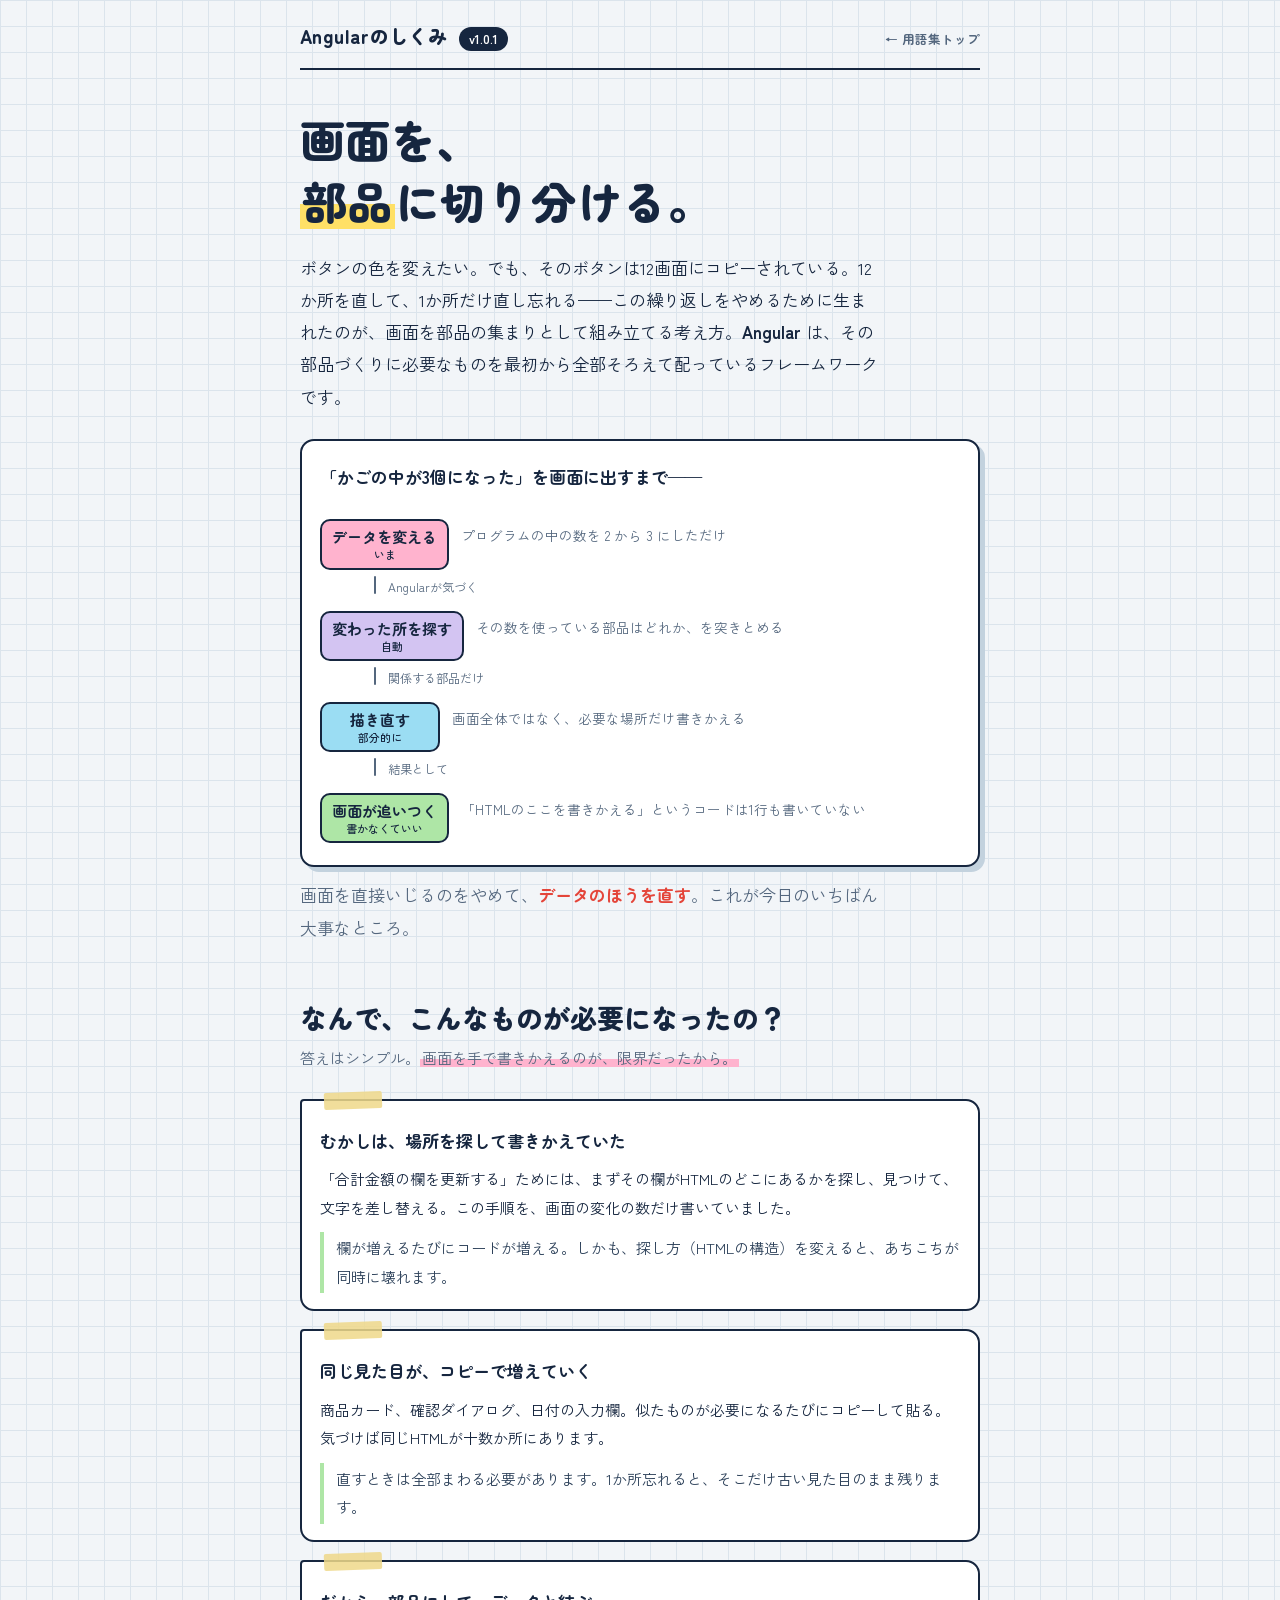
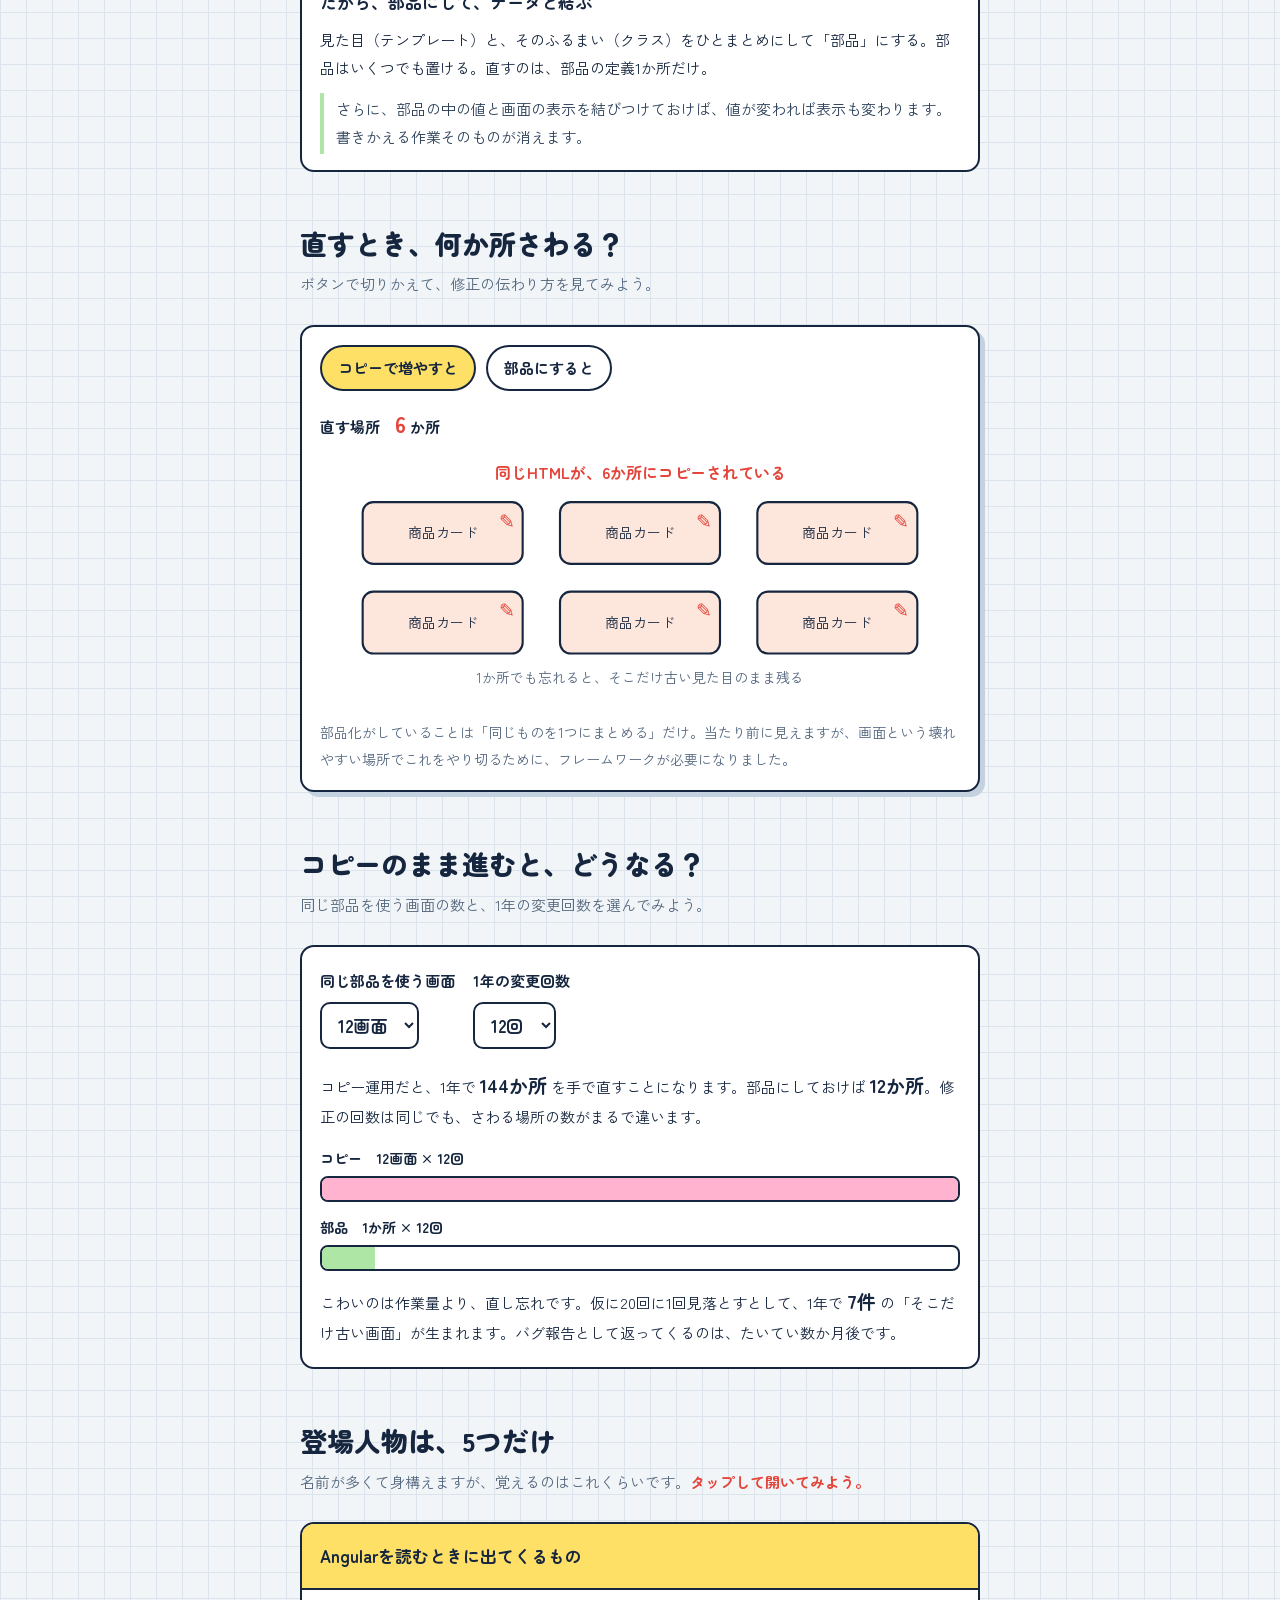
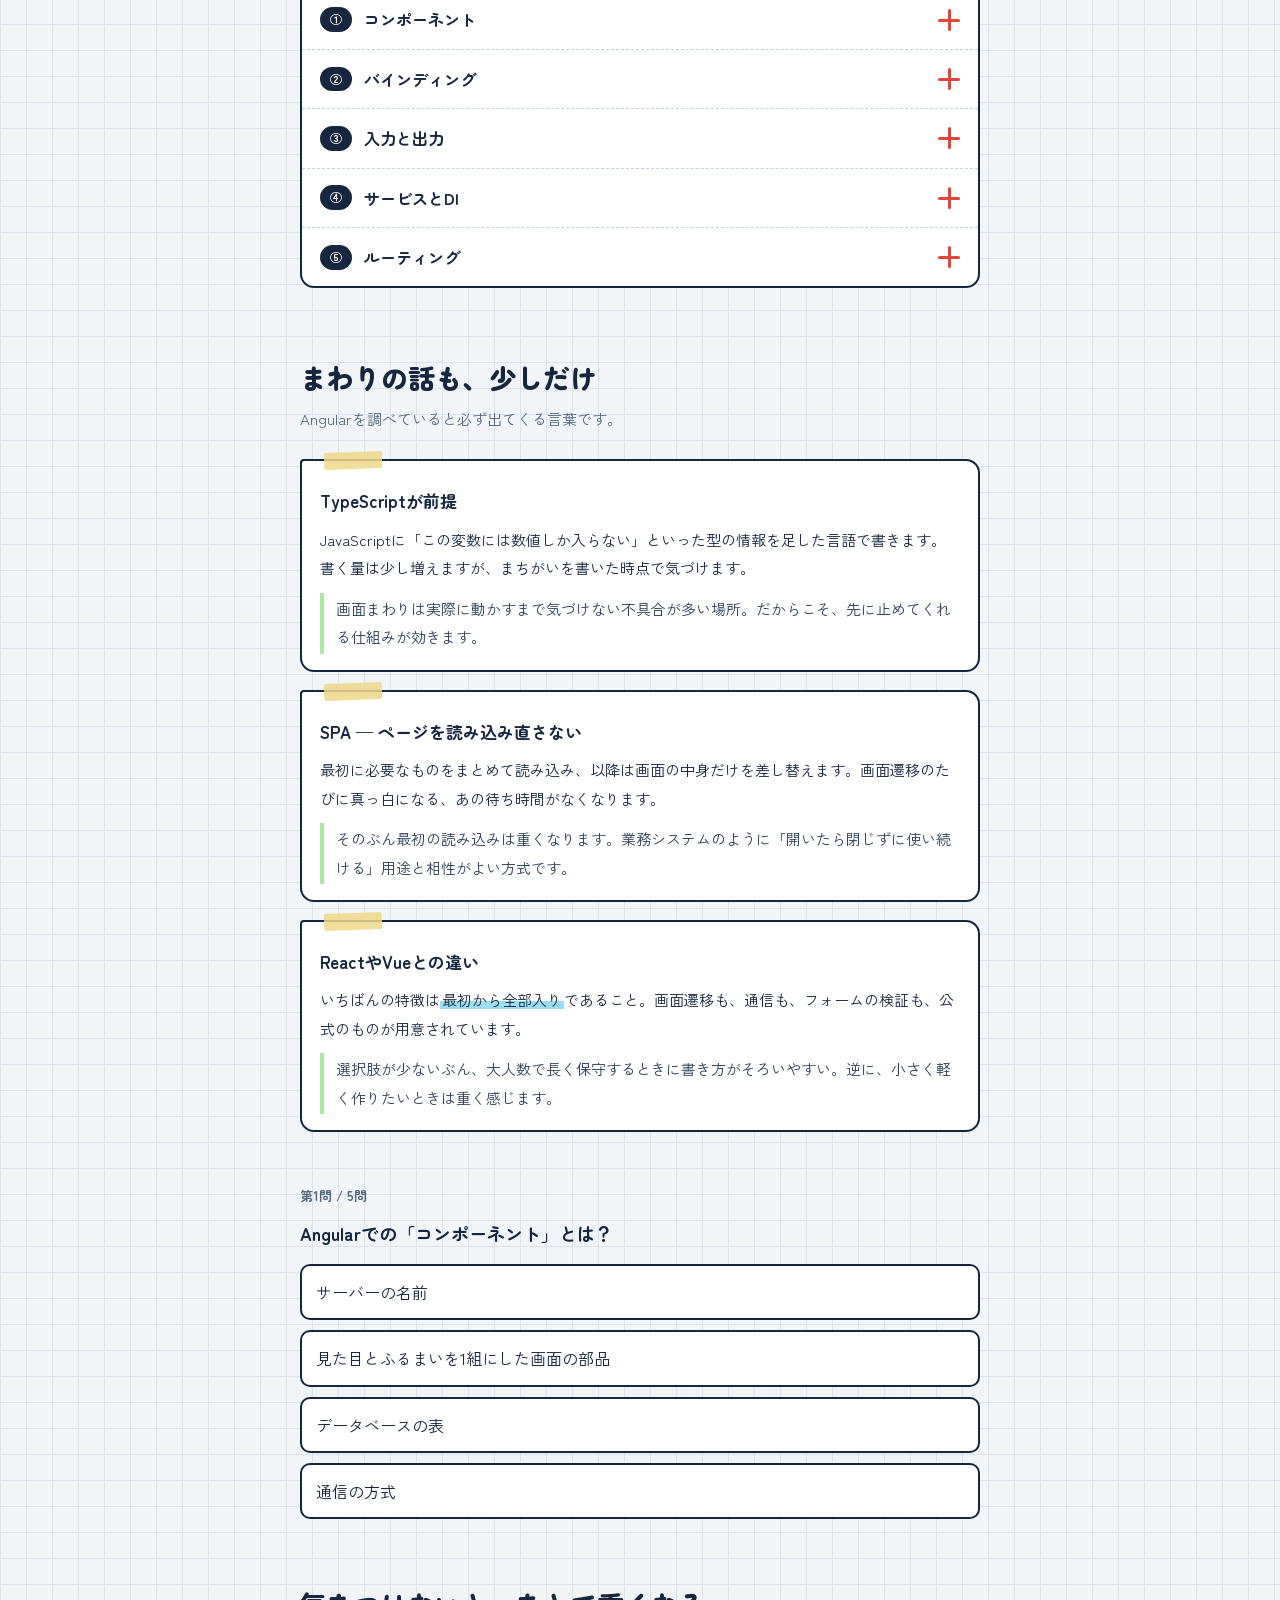
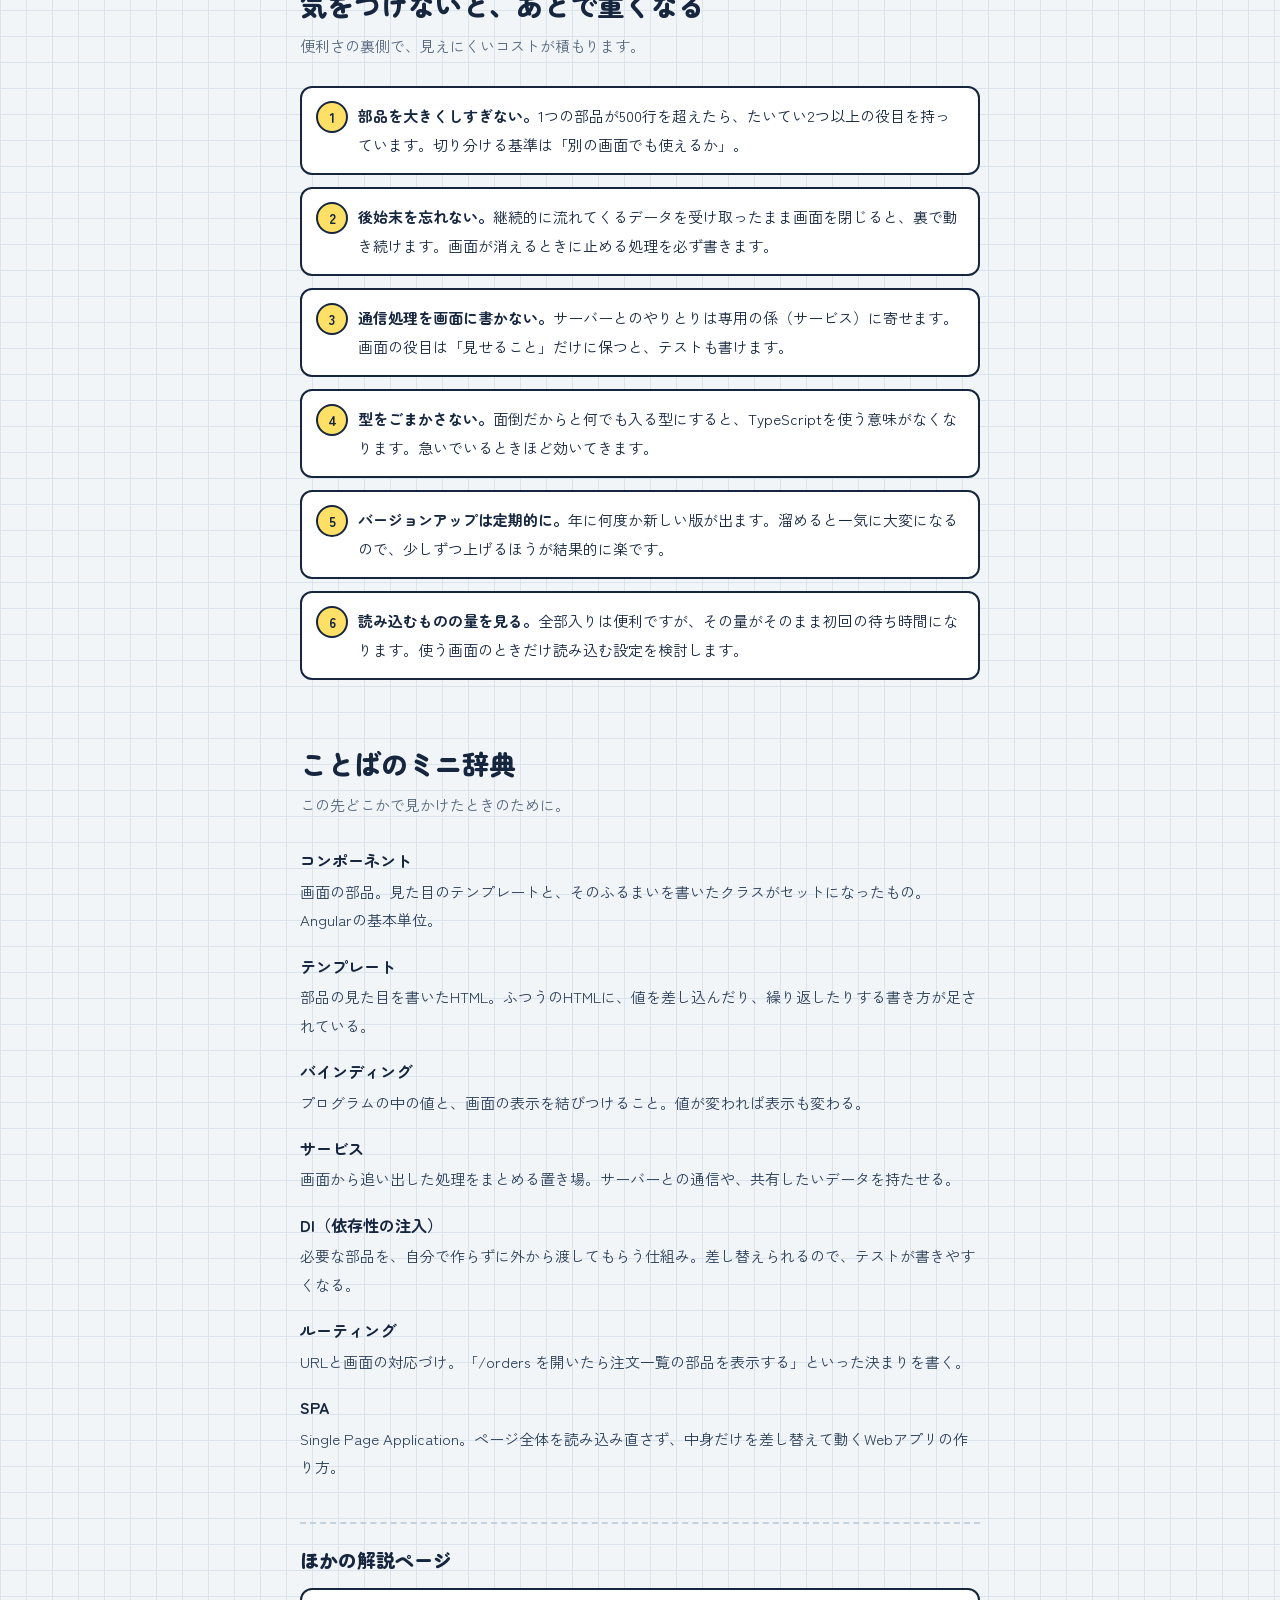
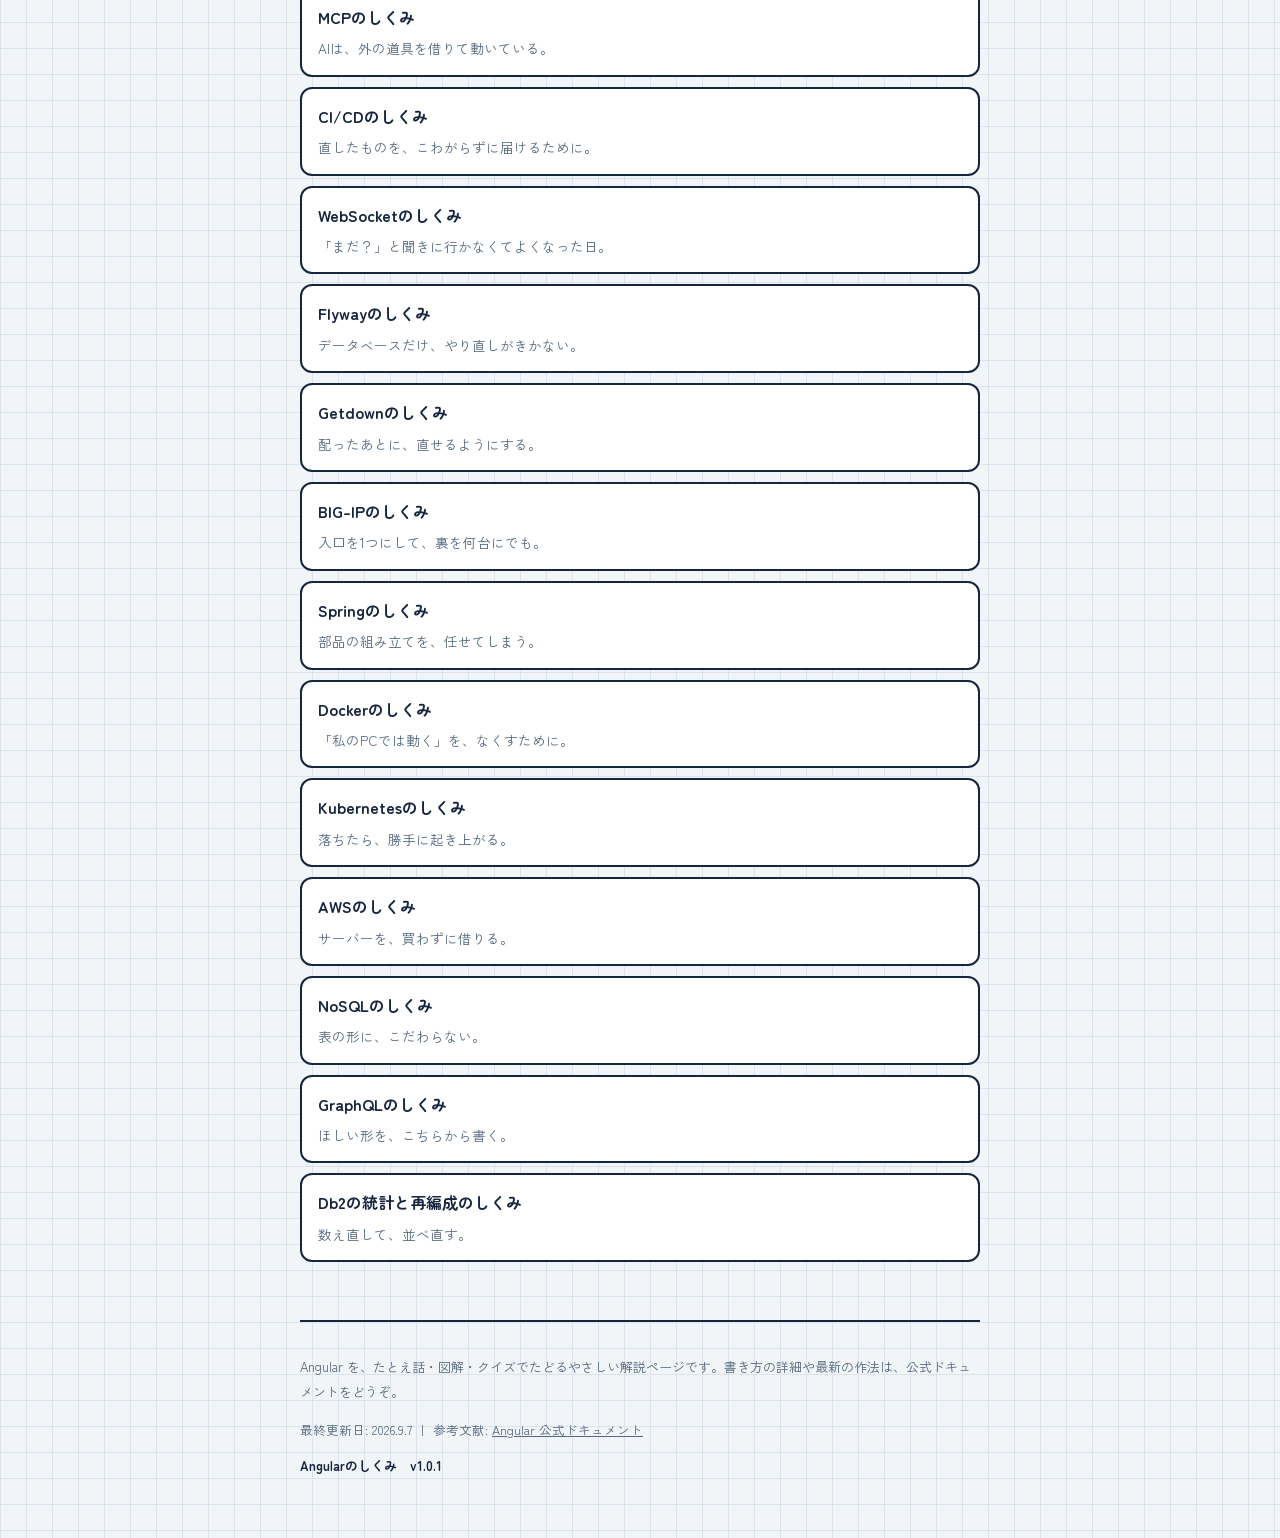
<file: angular.html>
<!DOCTYPE html>
<html lang="ja">
<head>
<meta charset="utf-8">
<meta name="viewport" content="width=device-width, initial-scale=1">
<title>Angularのしくみ — 画面を、部品に切り分ける</title>
<meta name="description" content="Angular（Webアプリのフレームワーク）を、たとえ話・図解・クイズでたどるやさしい解説ページ。">
<link rel="preconnect" href="https://fonts.googleapis.com">
<link rel="preconnect" href="https://fonts.gstatic.com" crossorigin>
<link href="https://fonts.googleapis.com/css2?family=Zen+Kaku+Gothic+New:wght@400;500;700&family=Zen+Maru+Gothic:wght@500;700;900&display=swap" rel="stylesheet">
<link rel="stylesheet" href="assets/site.css">
</head>
<body>
<div class="wrap">

<header class="topbar">
  <span class="logo">Angularのしくみ</span>
  <span class="ver" id="version">v1.0.1</span>
  <a class="home" href="index.html">← 用語集トップ</a>
</header>

<main>

<div class="hero" id="basic">
  <h1>画面を、<br><span class="mark">部品</span>に切り分ける。</h1>
  <p>ボタンの色を変えたい。でも、そのボタンは12画面にコピーされている。12か所を直して、1か所だけ直し忘れる——この繰り返しをやめるために生まれたのが、画面を部品の集まりとして組み立てる考え方。<strong>Angular</strong> は、その部品づくりに必要なものを最初から全部そろえて配っているフレームワークです。</p>

  <div class="chain">
    <p class="chain-title">「かごの中が3個になった」を画面に出すまで——</p>
    <ol>
      <li>
        <span class="node now">データを変える<small>いま</small></span>
        <span class="say">プログラムの中の数を 2 から 3 にしただけ</span>
      </li>
      <li class="arrowline">Angularが気づく</li>
      <li>
        <span class="node robot">変わった所を探す<small>自動</small></span>
        <span class="say">その数を使っている部品はどれか、を突きとめる</span>
      </li>
      <li class="arrowline">関係する部品だけ</li>
      <li>
        <span class="node">描き直す<small>部分的に</small></span>
        <span class="say">画面全体ではなく、必要な場所だけ書きかえる</span>
      </li>
      <li class="arrowline">結果として</li>
      <li>
        <span class="node goal">画面が追いつく<small>書かなくていい</small></span>
        <span class="say">「HTMLのここを書きかえる」というコードは1行も書いていない</span>
      </li>
    </ol>
  </div>
  <p class="lead" style="margin-bottom:0">画面を直接いじるのをやめて、<span class="pen">データのほうを直す</span>。これが今日のいちばん大事なところ。</p>
</div>

<section id="why">
  <h2>なんで、こんなものが必要になったの？</h2>
  <p class="lead">答えはシンプル。<span class="mark pink">画面を手で書きかえるのが、限界だったから。</span></p>

  <div class="notes">
    <div class="note">
      <h3>むかしは、場所を探して書きかえていた</h3>
      <p>「合計金額の欄を更新する」ためには、まずその欄がHTMLのどこにあるかを探し、見つけて、文字を差し替える。この手順を、画面の変化の数だけ書いていました。</p>
      <p class="eg">欄が増えるたびにコードが増える。しかも、探し方（HTMLの構造）を変えると、あちこちが同時に壊れます。</p>
    </div>

    <div class="note">
      <h3>同じ見た目が、コピーで増えていく</h3>
      <p>商品カード、確認ダイアログ、日付の入力欄。似たものが必要になるたびにコピーして貼る。気づけば同じHTMLが十数か所にあります。</p>
      <p class="eg">直すときは全部まわる必要があります。1か所忘れると、そこだけ古い見た目のまま残ります。</p>
    </div>

    <div class="note">
      <h3>だから、部品にして、データと結ぶ</h3>
      <p>見た目（テンプレート）と、そのふるまい（クラス）をひとまとめにして「部品」にする。部品はいくつでも置ける。直すのは、部品の定義1か所だけ。</p>
      <p class="eg">さらに、部品の中の値と画面の表示を結びつけておけば、値が変われば表示も変わります。書きかえる作業そのものが消えます。</p>
    </div>
  </div>
</section>

<section id="compare">
  <h2>直すとき、何か所さわる？</h2>
  <p class="lead">ボタンで切りかえて、修正の伝わり方を見てみよう。</p>

  <div class="board">
    <div class="switch">
      <button type="button" id="btn-copy" aria-pressed="true">コピーで増やすと</button>
      <button type="button" id="btn-comp" aria-pressed="false">部品にすると</button>
    </div>
    <p class="tally" id="tally">直す場所　<b>6</b> か所</p>
    <figure style="margin:0">
      <svg viewBox="0 0 600 240" role="img" aria-label="同じ見た目をコピーした場合は6か所を直す必要があり、部品にすると1か所の修正で全部に伝わることを示す図">
        <g font-family="'Zen Maru Gothic',sans-serif">
          <g id="ng-copy">
            <text x="300" y="24" text-anchor="middle" font-size="15" font-weight="700" fill="#E4453A">同じHTMLが、6か所にコピーされている</text>
            <g fill="#FDE6DC" stroke="#16263F" stroke-width="2">
              <rect x="40" y="46" width="150" height="58" rx="10"/>
              <rect x="225" y="46" width="150" height="58" rx="10"/>
              <rect x="410" y="46" width="150" height="58" rx="10"/>
              <rect x="40" y="130" width="150" height="58" rx="10"/>
              <rect x="225" y="130" width="150" height="58" rx="10"/>
              <rect x="410" y="130" width="150" height="58" rx="10"/>
            </g>
            <g font-size="13" fill="#16263F" font-family="'Zen Kaku Gothic New',sans-serif">
              <text x="115" y="80" text-anchor="middle">商品カード</text>
              <text x="300" y="80" text-anchor="middle">商品カード</text>
              <text x="485" y="80" text-anchor="middle">商品カード</text>
              <text x="115" y="164" text-anchor="middle">商品カード</text>
              <text x="300" y="164" text-anchor="middle">商品カード</text>
              <text x="485" y="164" text-anchor="middle">商品カード</text>
            </g>
            <g font-size="18" fill="#E4453A">
              <text x="175" y="70" text-anchor="middle">✎</text>
              <text x="360" y="70" text-anchor="middle">✎</text>
              <text x="545" y="70" text-anchor="middle">✎</text>
              <text x="175" y="154" text-anchor="middle">✎</text>
              <text x="360" y="154" text-anchor="middle">✎</text>
              <text x="545" y="154" text-anchor="middle">✎</text>
            </g>
            <text x="300" y="216" text-anchor="middle" font-size="13" fill="#54677E" font-family="'Zen Kaku Gothic New',sans-serif">1か所でも忘れると、そこだけ古い見た目のまま残る</text>
          </g>

          <g id="ng-comp" class="hidden">
            <text x="300" y="24" text-anchor="middle" font-size="15" font-weight="700" fill="#1E8A4C">定義は1つ。置いてあるのは、その参照</text>
            <rect x="215" y="38" width="170" height="46" rx="12" fill="#FFE066" stroke="#16263F" stroke-width="2"/>
            <text x="300" y="60" text-anchor="middle" font-size="13" font-weight="700" fill="#16263F">商品カード部品</text>
            <text x="300" y="76" text-anchor="middle" font-size="11" fill="#16263F" font-family="'Zen Kaku Gothic New',sans-serif">ここだけ直す</text>
            <text x="398" y="62" font-size="18" fill="#E4453A">✎</text>
            <g stroke="#25A167" stroke-width="2" fill="none">
              <path d="M240 84 Q160 100 115 128"/>
              <path d="M280 84 Q250 105 250 128"/>
              <path d="M320 84 Q350 105 350 128"/>
              <path d="M360 84 Q440 100 485 128"/>
            </g>
            <g fill="#DDF3E5" stroke="#16263F" stroke-width="2">
              <rect x="45" y="130" width="140" height="52" rx="10"/>
              <rect x="185" y="130" width="130" height="52" rx="10"/>
              <rect x="290" y="130" width="130" height="52" rx="10"/>
              <rect x="420" y="130" width="140" height="52" rx="10"/>
            </g>
            <g font-size="12.5" fill="#16263F" font-family="'Zen Kaku Gothic New',sans-serif">
              <text x="115" y="160" text-anchor="middle">一覧画面</text>
              <text x="250" y="160" text-anchor="middle">検索結果</text>
              <text x="355" y="160" text-anchor="middle">お気に入り</text>
              <text x="490" y="160" text-anchor="middle">カート</text>
            </g>
            <text x="300" y="216" text-anchor="middle" font-size="13" fill="#1E8A4C" font-weight="700" font-family="'Zen Kaku Gothic New',sans-serif">直し忘れが、そもそも起きない</text>
          </g>
        </g>
      </svg>
      <figcaption>部品化がしていることは「同じものを1つにまとめる」だけ。当たり前に見えますが、画面という壊れやすい場所でこれをやり切るために、フレームワークが必要になりました。</figcaption>
    </figure>
  </div>
</section>

<section id="calc">
  <h2>コピーのまま進むと、どうなる？</h2>
  <p class="lead">同じ部品を使う画面の数と、1年の変更回数を選んでみよう。</p>
  <div class="calcbox">
    <div class="calcrow">
      <div>
        <label for="screens">同じ部品を使う画面</label>
        <select id="screens"></select>
      </div>
      <div>
        <label for="edits">1年の変更回数</label>
        <select id="edits"></select>
      </div>
    </div>
    <div class="result" id="calc-result"></div>
  </div>
</section>

<section id="parts">
  <h2>登場人物は、5つだけ</h2>
  <p class="lead">名前が多くて身構えますが、覚えるのはこれくらいです。<span class="pen">タップして開いてみよう。</span></p>

  <div class="tree">
    <h3>Angularを読むときに出てくるもの</h3>
    <div class="step-list" id="tree-parts"></div>
  </div>
</section>

<section id="around">
  <h2>まわりの話も、少しだけ</h2>
  <p class="lead">Angularを調べていると必ず出てくる言葉です。</p>
  <div class="notes">
    <div class="note">
      <h3>TypeScriptが前提</h3>
      <p>JavaScriptに「この変数には数値しか入らない」といった型の情報を足した言語で書きます。書く量は少し増えますが、まちがいを書いた時点で気づけます。</p>
      <p class="eg">画面まわりは実際に動かすまで気づけない不具合が多い場所。だからこそ、先に止めてくれる仕組みが効きます。</p>
    </div>
    <div class="note">
      <h3>SPA — ページを読み込み直さない</h3>
      <p>最初に必要なものをまとめて読み込み、以降は画面の中身だけを差し替えます。画面遷移のたびに真っ白になる、あの待ち時間がなくなります。</p>
      <p class="eg">そのぶん最初の読み込みは重くなります。業務システムのように「開いたら閉じずに使い続ける」用途と相性がよい方式です。</p>
    </div>
    <div class="note">
      <h3>ReactやVueとの違い</h3>
      <p>いちばんの特徴は<span class="mark cyan">最初から全部入り</span>であること。画面遷移も、通信も、フォームの検証も、公式のものが用意されています。</p>
      <p class="eg">選択肢が少ないぶん、大人数で長く保守するときに書き方がそろいやすい。逆に、小さく軽く作りたいときは重く感じます。</p>
    </div>
  </div>
</section>

<section id="quiz">
  <h2>クイズ：きみは何問わかる？</h2>
  <p class="lead">全5問。まちがえても大丈夫、答えのほうが面白い。</p>
  <div class="quiz" id="quiz"></div>
</section>

<section id="careful">
  <h2>気をつけないと、あとで重くなる</h2>
  <p class="lead">便利さの裏側で、見えにくいコストが積もります。</p>
  <ol class="steps">
    <li><b>部品を大きくしすぎない。</b>1つの部品が500行を超えたら、たいてい2つ以上の役目を持っています。切り分ける基準は「別の画面でも使えるか」。</li>
    <li><b>後始末を忘れない。</b>継続的に流れてくるデータを受け取ったまま画面を閉じると、裏で動き続けます。画面が消えるときに止める処理を必ず書きます。</li>
    <li><b>通信処理を画面に書かない。</b>サーバーとのやりとりは専用の係（サービス）に寄せます。画面の役目は「見せること」だけに保つと、テストも書けます。</li>
    <li><b>型をごまかさない。</b>面倒だからと何でも入る型にすると、TypeScriptを使う意味がなくなります。急いでいるときほど効いてきます。</li>
    <li><b>バージョンアップは定期的に。</b>年に何度か新しい版が出ます。溜めると一気に大変になるので、少しずつ上げるほうが結果的に楽です。</li>
    <li><b>読み込むものの量を見る。</b>全部入りは便利ですが、その量がそのまま初回の待ち時間になります。使う画面のときだけ読み込む設定を検討します。</li>
  </ol>
</section>

<section id="words">
  <h2>ことばのミニ辞典</h2>
  <p class="lead">この先どこかで見かけたときのために。</p>
  <dl class="words">
    <dt>コンポーネント</dt>
    <dd>画面の部品。見た目のテンプレートと、そのふるまいを書いたクラスがセットになったもの。Angularの基本単位。</dd>
    <dt>テンプレート</dt>
    <dd>部品の見た目を書いたHTML。ふつうのHTMLに、値を差し込んだり、繰り返したりする書き方が足されている。</dd>
    <dt>バインディング</dt>
    <dd>プログラムの中の値と、画面の表示を結びつけること。値が変われば表示も変わる。</dd>
    <dt>サービス</dt>
    <dd>画面から追い出した処理をまとめる置き場。サーバーとの通信や、共有したいデータを持たせる。</dd>
    <dt>DI（依存性の注入）</dt>
    <dd>必要な部品を、自分で作らずに外から渡してもらう仕組み。差し替えられるので、テストが書きやすくなる。</dd>
    <dt>ルーティング</dt>
    <dd>URLと画面の対応づけ。「/orders を開いたら注文一覧の部品を表示する」といった決まりを書く。</dd>
    <dt>SPA</dt>
    <dd>Single Page Application。ページ全体を読み込み直さず、中身だけを差し替えて動くWebアプリの作り方。</dd>
  </dl>
</section>

<section class="sibling">
  <h2>ほかの解説ページ</h2>
  <ul>
    <li><a href="mcp.html"><b>MCPのしくみ</b><span>AIは、外の道具を借りて動いている。</span></a></li>
    <li><a href="cicd.html"><b>CI/CDのしくみ</b><span>直したものを、こわがらずに届けるために。</span></a></li>
    <li><a href="websocket.html"><b>WebSocketのしくみ</b><span>「まだ？」と聞きに行かなくてよくなった日。</span></a></li>
    <li><a href="flyway.html"><b>Flywayのしくみ</b><span>データベースだけ、やり直しがきかない。</span></a></li>
    <li><a href="getdown.html"><b>Getdownのしくみ</b><span>配ったあとに、直せるようにする。</span></a></li>
    <li><a href="bigip.html"><b>BIG-IPのしくみ</b><span>入口を1つにして、裏を何台にでも。</span></a></li>
    <li><a href="spring.html"><b>Springのしくみ</b><span>部品の組み立てを、任せてしまう。</span></a></li>
    <li><a href="docker.html"><b>Dockerのしくみ</b><span>「私のPCでは動く」を、なくすために。</span></a></li>
    <li><a href="kubernetes.html"><b>Kubernetesのしくみ</b><span>落ちたら、勝手に起き上がる。</span></a></li>
    <li><a href="aws.html"><b>AWSのしくみ</b><span>サーバーを、買わずに借りる。</span></a></li>
    <li><a href="nosql.html"><b>NoSQLのしくみ</b><span>表の形に、こだわらない。</span></a></li>
    <li><a href="graphql.html"><b>GraphQLのしくみ</b><span>ほしい形を、こちらから書く。</span></a></li>
    <li><a href="db2.html"><b>Db2の統計と再編成のしくみ</b><span>数え直して、並べ直す。</span></a></li>
  </ul>
</section>

</main>

<footer>
  <p>Angular を、たとえ話・図解・クイズでたどるやさしい解説ページです。書き方の詳細や最新の作法は、公式ドキュメントをどうぞ。</p>
  <p class="footmeta">最終更新日: 2026.9.7 ｜ 参考文献: <a href="https://angular.dev/" target="_blank" rel="noopener">Angular 公式ドキュメント</a></p>
  <p class="footver">Angularのしくみ　v1.0.1</p>
</footer>

</div>

<script>
"use strict";
var APP_VERSION = "1.0.1";

function initSwitch(){
  var copy = document.getElementById("ng-copy");
  var comp = document.getElementById("ng-comp");
  var cBtn = document.getElementById("btn-copy");
  var pBtn = document.getElementById("btn-comp");
  var tally = document.getElementById("tally");
  if(!copy || !comp) return;

  function show(isCopy){
    copy.classList.toggle("hidden", !isCopy);
    comp.classList.toggle("hidden", isCopy);
    cBtn.setAttribute("aria-pressed", isCopy ? "true" : "false");
    pBtn.setAttribute("aria-pressed", isCopy ? "false" : "true");
    tally.innerHTML = isCopy ? '直す場所　<b>6</b> か所' : '直す場所　<b>1</b> か所';
  }
  cBtn.addEventListener("click", function(){ show(true); });
  pBtn.addEventListener("click", function(){ show(false); });
}

function initCalc(){
  var s = document.getElementById("screens");
  var e = document.getElementById("edits");
  var res = document.getElementById("calc-result");
  if(!s || !e) return;

  [3,5,8,12,20,30].forEach(function(v){
    var o = document.createElement("option");
    o.value = String(v); o.textContent = v + "画面";
    if(v === 12) o.selected = true;
    s.appendChild(o);
  });
  [4,8,12,24,50].forEach(function(v){
    var o = document.createElement("option");
    o.value = String(v); o.textContent = v + "回";
    if(v === 12) o.selected = true;
    e.appendChild(o);
  });

  function update(){
    var screens = parseInt(s.value, 10);
    var edits = parseInt(e.value, 10);
    var copy = screens * edits;
    var comp = edits;
    var max = Math.max(copy, 1);
    var missRisk = Math.round(copy * 0.05);

    var html = '<p class="rline">コピー運用だと、1年で <strong>' + copy +
               'か所</strong> を手で直すことになります。部品にしておけば <strong>' + comp +
               'か所</strong>。修正の回数は同じでも、さわる場所の数がまるで違います。</p>';

    html += '<div class="bars">';
    html += '<div><p class="bar-label">コピー　' + screens + '画面 × ' + edits + '回</p>' +
            '<div class="bar"><span style="width:100%"></span></div></div>';
    html += '<div><p class="bar-label">部品　1か所 × ' + edits + '回</p>' +
            '<div class="bar good"><span style="width:' + Math.max(comp / max * 100, 2) + '%"></span></div></div>';
    html += '</div>';

    html += '<p class="rline" style="margin:0">こわいのは作業量より、直し忘れです。仮に20回に1回見落とすとして、1年で <strong>' +
            missRisk + '件</strong> の「そこだけ古い画面」が生まれます。バグ報告として返ってくるのは、たいてい数か月後です。</p>';
    res.innerHTML = html;
  }

  s.addEventListener("change", update);
  e.addEventListener("change", update);
  update();
}

var PARTS = [
  {y:"①", n:"コンポーネント", t:"見た目とふるまいが別々の場所にあると、<b>どこを直せばいいか分からない</b>。", f:"HTMLのテンプレートと、その画面のふるまいを書いたクラスを1組にする。これが画面の最小単位になる。"},
  {y:"②", n:"バインディング", t:"「値が変わったからHTMLを書きかえる」コードを、<b>変化の数だけ書く</b>ことになる。", f:"値と表示を結びつけておく。値が変われば表示も変わり、ボタンが押されればクラスの処理が呼ばれる。"},
  {y:"③", n:"入力と出力", t:"部品どうしが勝手に相手の中身をのぞくと、<b>どこから壊されたか追えなくなる</b>。", f:"親から子へは「入力」で値を渡し、子から親へは「出力」で知らせる。やりとりの道が1本に決まる。"},
  {y:"④", n:"サービスとDI", t:"通信処理を画面に直接書くと、<b>同じ処理があちこちに散らばる</b>。", f:"処理をサービスに切り出し、必要な画面へ外から渡してもらう。差し替えられるので、テストのときは偽物を渡せる。"},
  {y:"⑤", n:"ルーティング", t:"画面の切りかえを自前で書くと、<b>ブラウザの戻るボタンが効かなくなる</b>。", f:"URLと部品の対応を宣言しておく。URLが変われば表示が変わり、戻るボタンもブックマークも自然に動く。"}
];

function buildParts(){
  var host = document.getElementById("tree-parts");
  if(!host) return;
  PARTS.forEach(function(s, i){
    var wrap = document.createElement("div");
    wrap.className = "step";
    wrap.setAttribute("aria-expanded","false");
    var btnId = "parts-btn-" + i, panId = "parts-pan-" + i;

    var btn = document.createElement("button");
    btn.type = "button"; btn.id = btnId;
    btn.setAttribute("aria-controls", panId);
    btn.setAttribute("aria-expanded","false");
    btn.innerHTML = '<span class="yr">' + s.y + '</span><span class="nm">' + s.n +
                    '</span><span class="plus" aria-hidden="true"></span>';

    var pan = document.createElement("div");
    pan.className = "detail"; pan.id = panId; pan.hidden = true;
    pan.setAttribute("role","region");
    pan.setAttribute("aria-labelledby", btnId);
    pan.innerHTML = '<p class="trouble">😖 これがないと：' + s.t + '</p>' +
                    '<p class="fix">💡 やっていること：' + s.f + '</p>';

    btn.addEventListener("click", function(){
      var open = pan.hidden;
      pan.hidden = !open;
      btn.setAttribute("aria-expanded", open ? "true" : "false");
      wrap.setAttribute("aria-expanded", open ? "true" : "false");
    });

    wrap.appendChild(btn); wrap.appendChild(pan); host.appendChild(wrap);
  });
}

var QUIZ = [
  {
    q:"Angularでの「コンポーネント」とは？",
    c:["サーバーの名前","見た目とふるまいを1組にした画面の部品","データベースの表","通信の方式"],
    a:1,
    e:"テンプレート（HTML）とクラス（ふるまい）をセットにしたもの。これを組み合わせて画面を作ります。直すのは定義1か所だけですみます。"
  },
  {
    q:"表示を変えたいとき、何をする？",
    c:["HTMLの場所を探して書きかえる","もとになっている値を変える","画面を再読み込みする","CSSを書きかえる"],
    a:1,
    e:"値と表示が結びついているので、値を変えれば表示が追いつきます。「HTMLのここを書きかえる」というコードを書かなくてよくなったのが、大きな転換点でした。"
  },
  {
    q:"DI（依存性の注入）でうれしいことは？",
    c:["画面が速くなる","必要なものを差し替えられる","通信量が減る","CSSが短くなる"],
    a:1,
    e:"自分で作らず外から渡してもらう形にすると、テストのときだけ偽物に差し替える、といったことができます。結合を弱くする、という言い方もします。"
  },
  {
    q:"SPAの説明として正しいのは？",
    c:["1枚しか画面がない","ページを読み込み直さず、中身だけ差し替える","スマホ専用","印刷用の形式"],
    a:1,
    e:"Single Page Application。画面遷移のたびに真っ白になる待ち時間がなくなります。そのかわり、最初の読み込みは重くなります。"
  },
  {
    q:"ReactやVueと比べたときのAngularの特徴は？",
    c:["最初から全部入り","画面が作れない","JavaScriptを使わない","無料ではない"],
    a:0,
    e:"画面遷移も通信もフォーム検証も、公式のものが用意されています。選択肢が少ないぶん書き方がそろいやすく、大人数・長期の保守と相性がよい設計です。"
  }
];

var qIndex = 0, qScore = 0;

function renderQuiz(){
  var host = document.getElementById("quiz");
  if(!host) return;

  if(qIndex >= QUIZ.length){
    var msg = qScore === 5 ? "全問正解。もう人に説明できるレベル。"
            : qScore >= 3 ? "いい線いってる。まちがえた問題ほど、覚えて帰れる。"
            : "ここからが面白いところ。上の登場人物をもう一度ひらいてみよう。";
    host.innerHTML = '<p class="score">結果：' + qScore + ' / ' + QUIZ.length + ' 問正解</p>' +
                     '<p style="margin:0 0 14px">' + msg + '</p>' +
                     '<button class="qnext" type="button" id="again">もう一度やる</button>';
    document.getElementById("again").addEventListener("click", function(){
      qIndex = 0; qScore = 0; renderQuiz();
    });
    return;
  }

  var item = QUIZ[qIndex];
  var html = '<div class="qhead"><span class="qcount">第' + (qIndex+1) + '問 / ' + QUIZ.length + '問</span></div>' +
             '<p class="qtext">' + item.q + '</p><div class="choices">';
  item.c.forEach(function(text, i){
    html += '<button class="choice" type="button" data-i="' + i + '">' + text + '</button>';
  });
  html += '</div><div class="answer" id="answer" hidden></div>';
  host.innerHTML = html;

  var buttons = host.querySelectorAll(".choice");
  Array.prototype.forEach.call(buttons, function(b){
    b.addEventListener("click", function(){
      var picked = parseInt(b.dataset.i, 10);
      var ok = picked === item.a;
      if(ok) qScore++;

      Array.prototype.forEach.call(buttons, function(x, i){
        x.disabled = true;
        if(i === item.a) x.classList.add("correct");
        else if(i === picked) x.classList.add("wrong");
      });

      var ans = document.getElementById("answer");
      ans.hidden = false;
      ans.innerHTML = '<span class="verdict ' + (ok ? "ok" : "ng") + '">' +
                      (ok ? "正解！" : "残念、正解は「" + item.c[item.a] + "」") + '</span>' +
                      item.e +
                      '<div><button class="qnext" type="button" id="next">' +
                      (qIndex === QUIZ.length - 1 ? "結果を見る" : "次の問題へ") + '</button></div>';
      document.getElementById("next").addEventListener("click", function(){
        qIndex++; renderQuiz();
      });
      document.getElementById("next").focus();
    });
  });
}

document.addEventListener("DOMContentLoaded", function(){
  document.getElementById("version").textContent = "v" + APP_VERSION;
  initSwitch();
  initCalc();
  buildParts();
  renderQuiz();
});
</script>
</body>
</html>
</file>
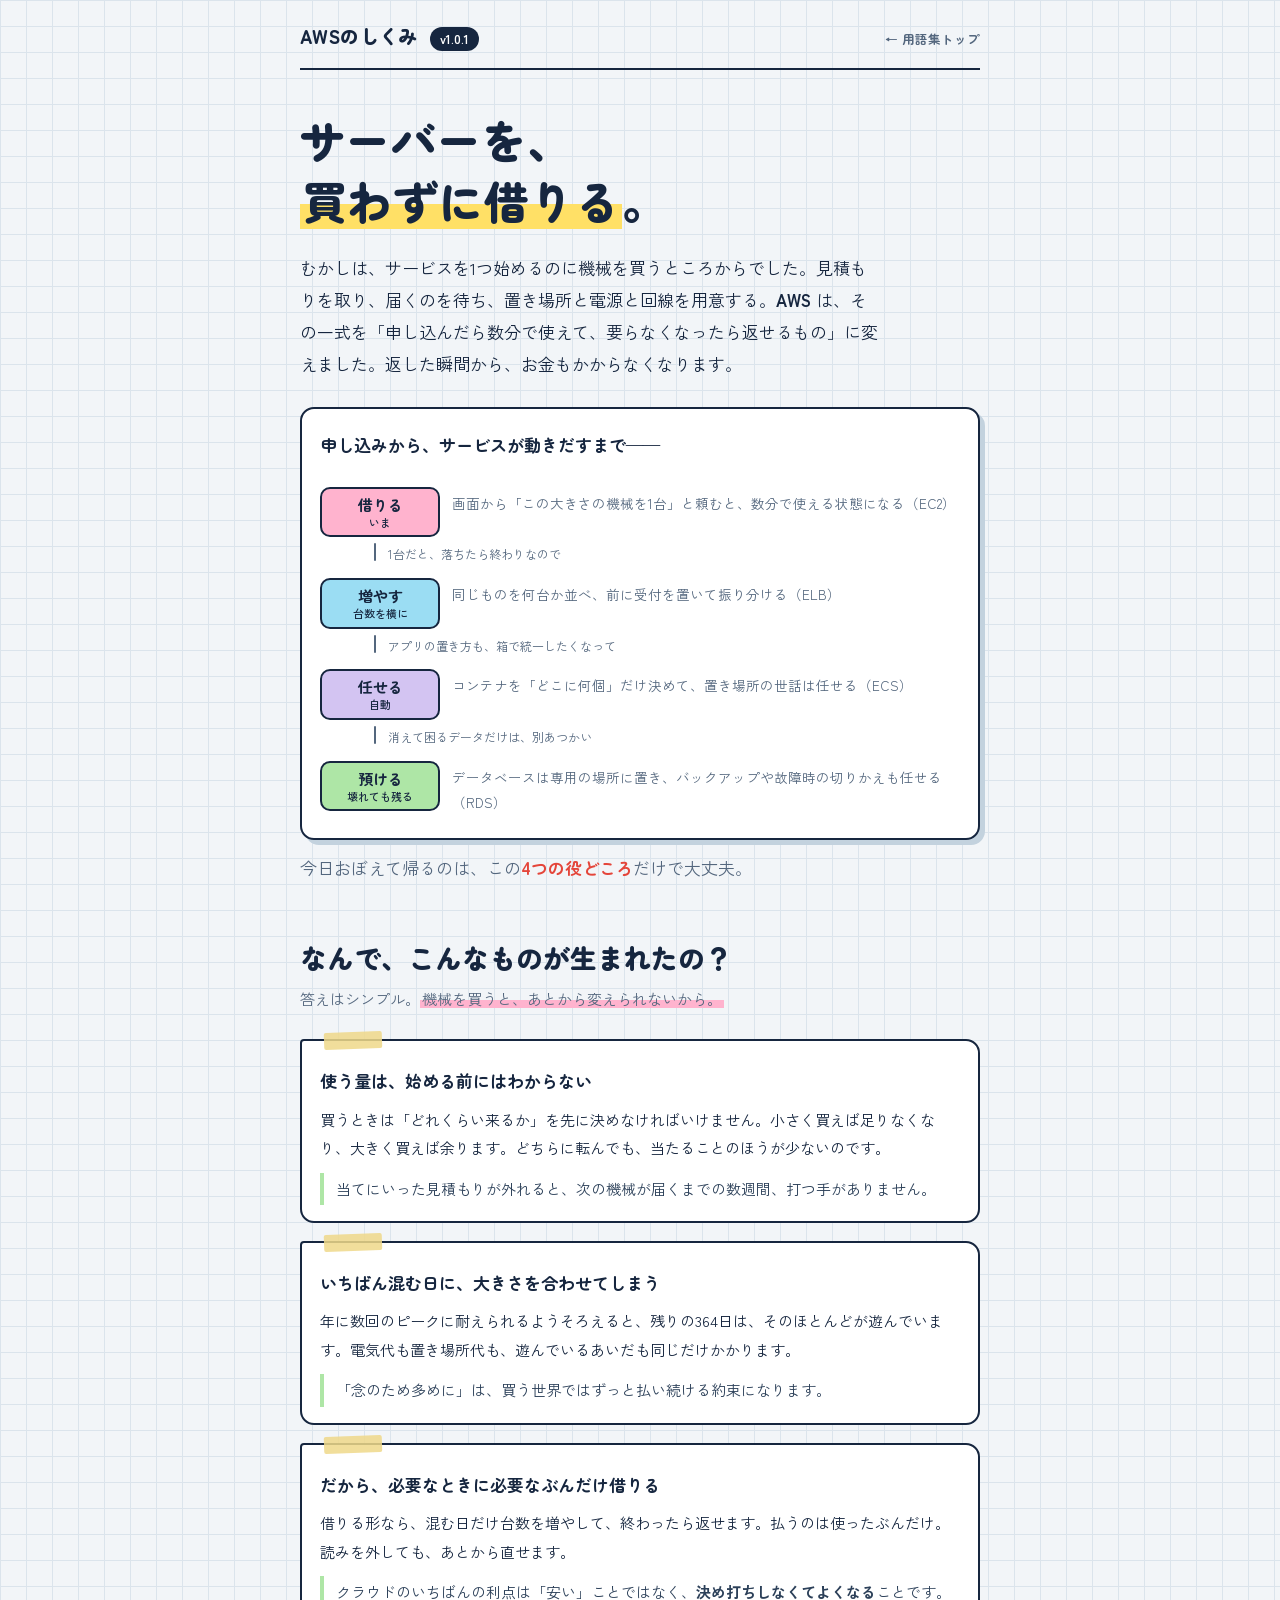
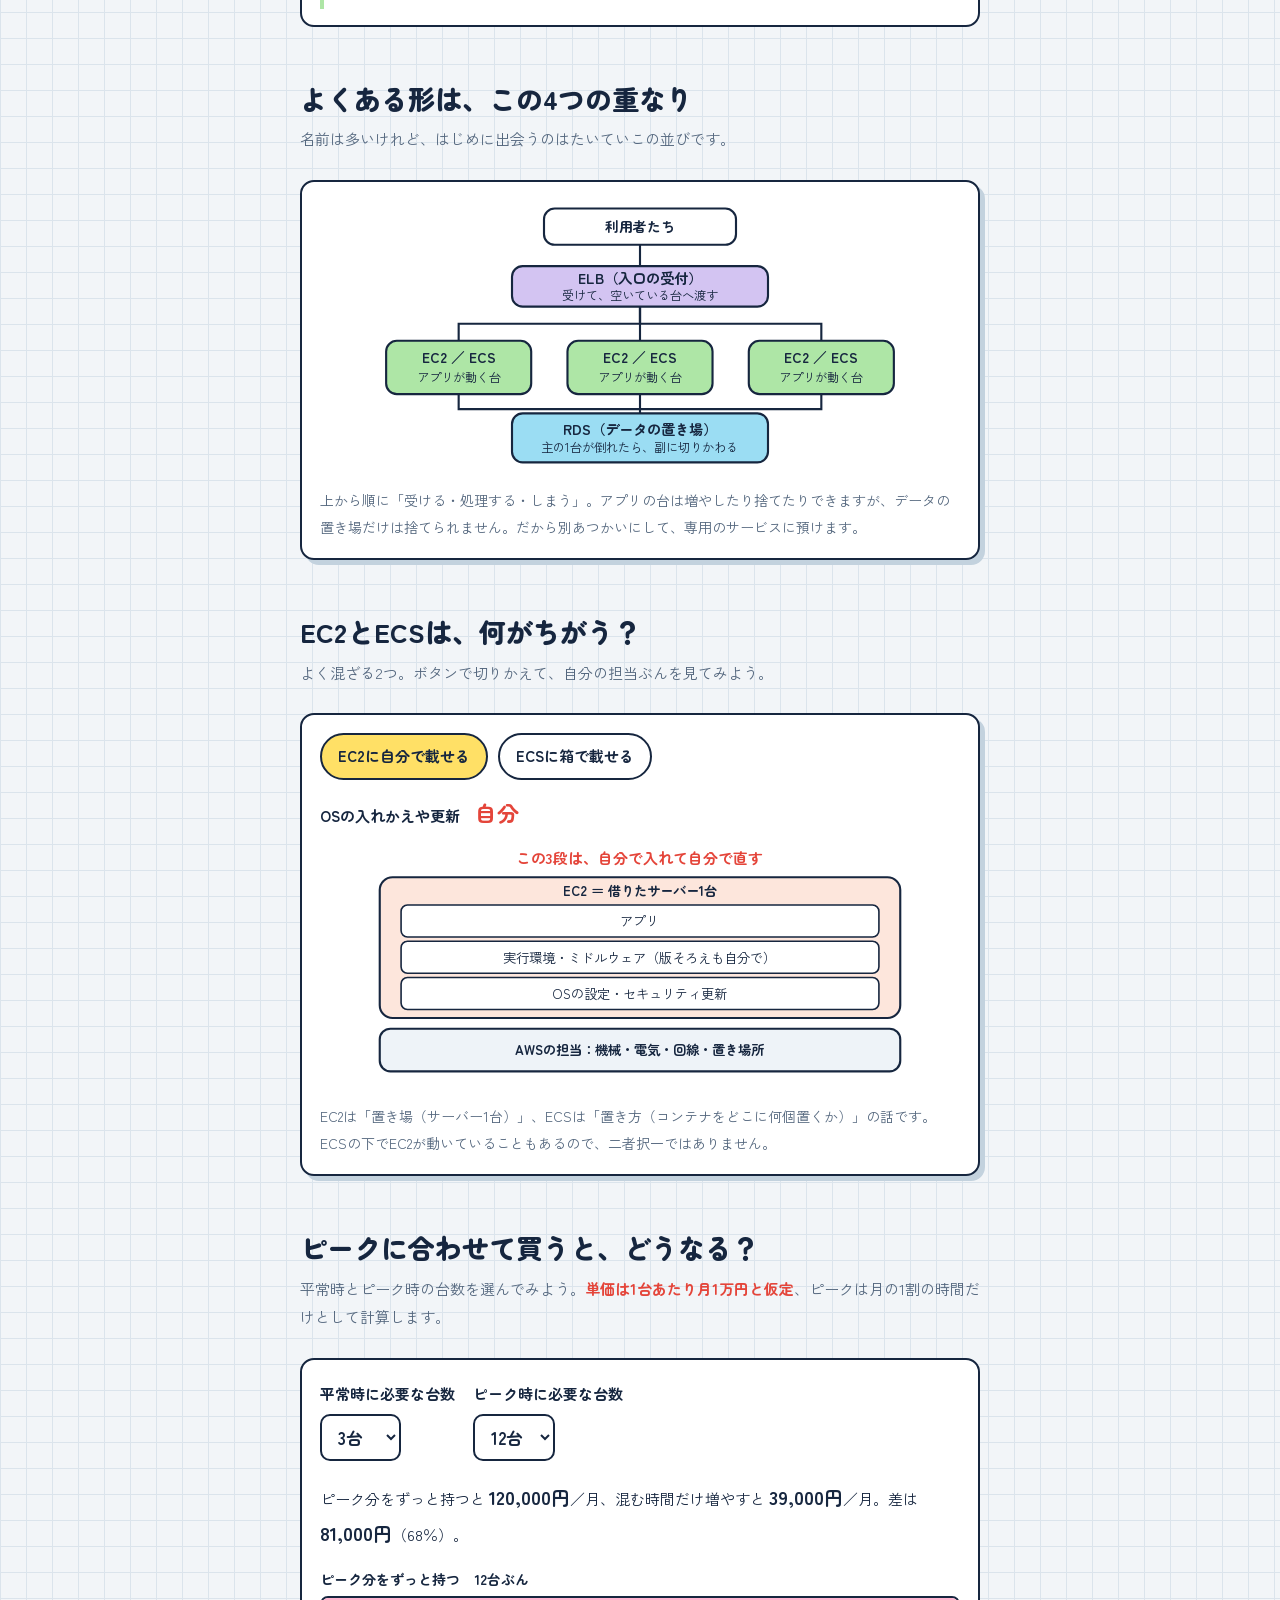
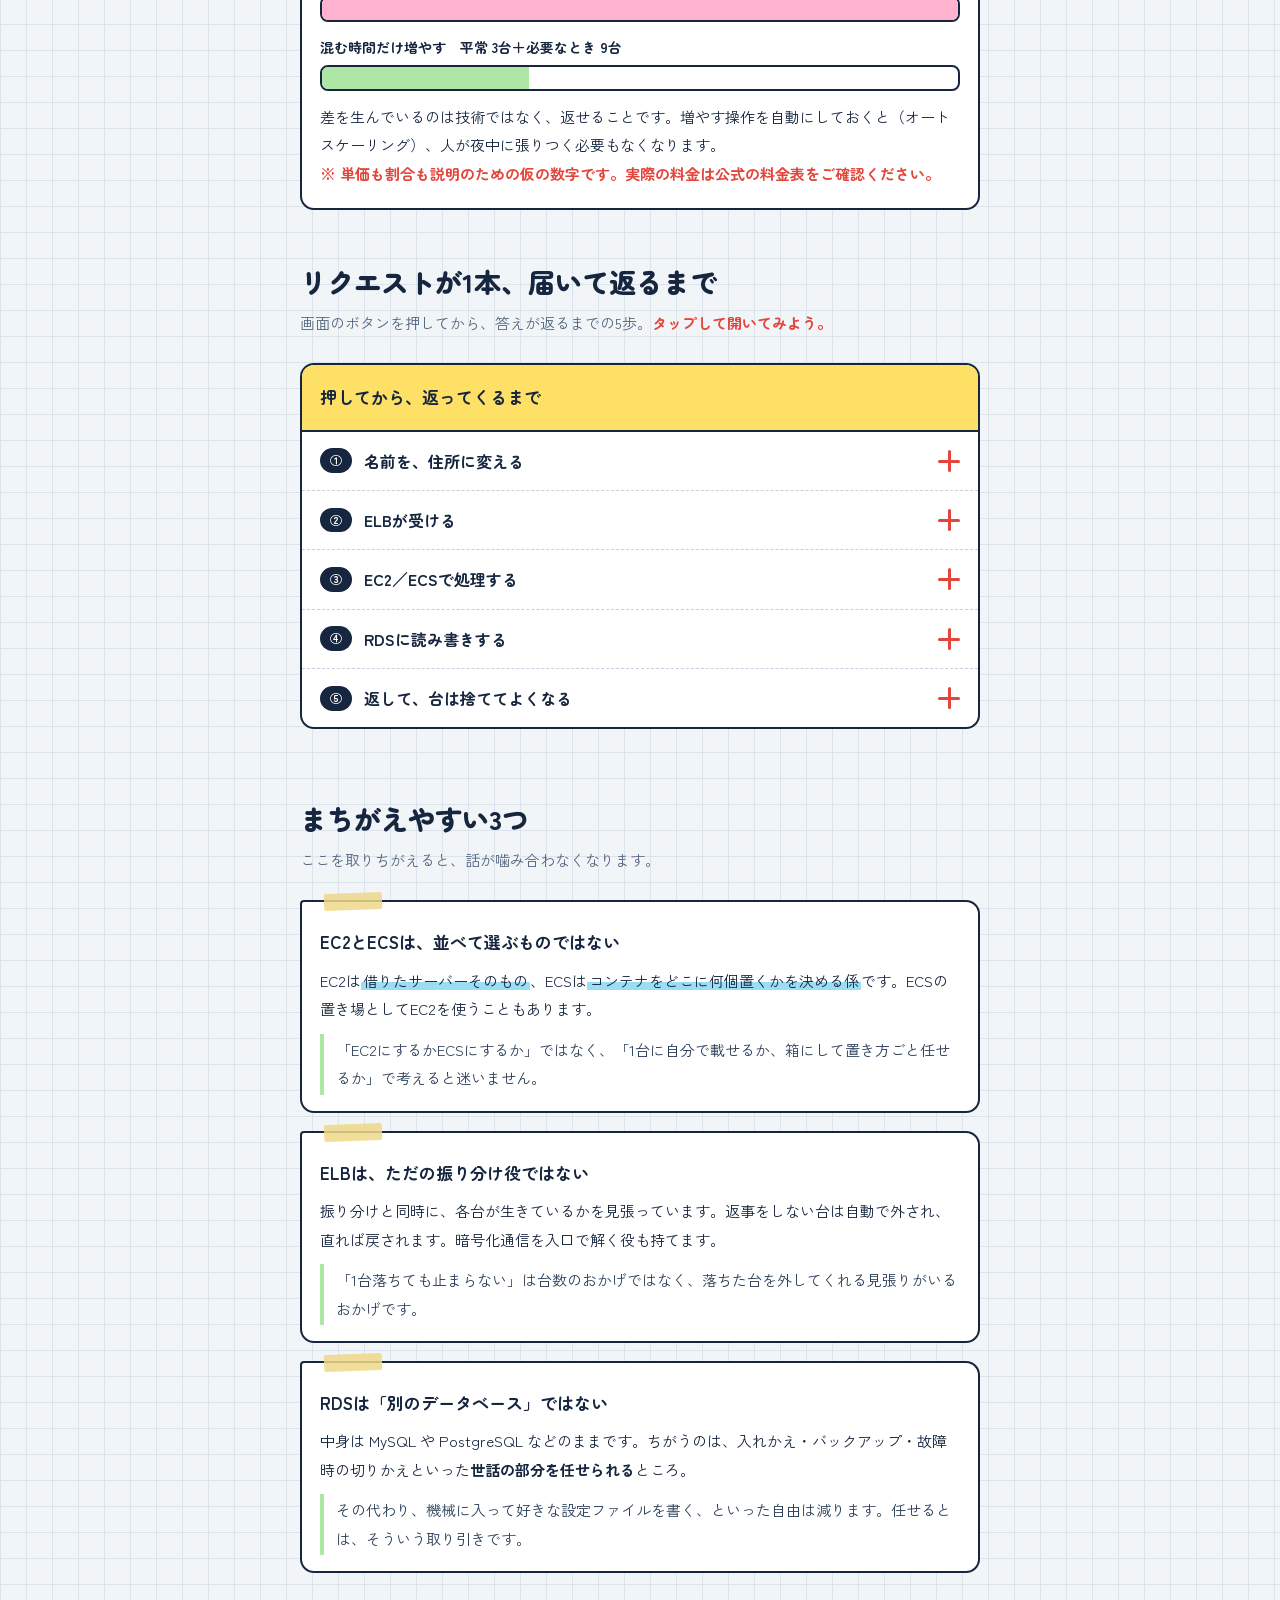
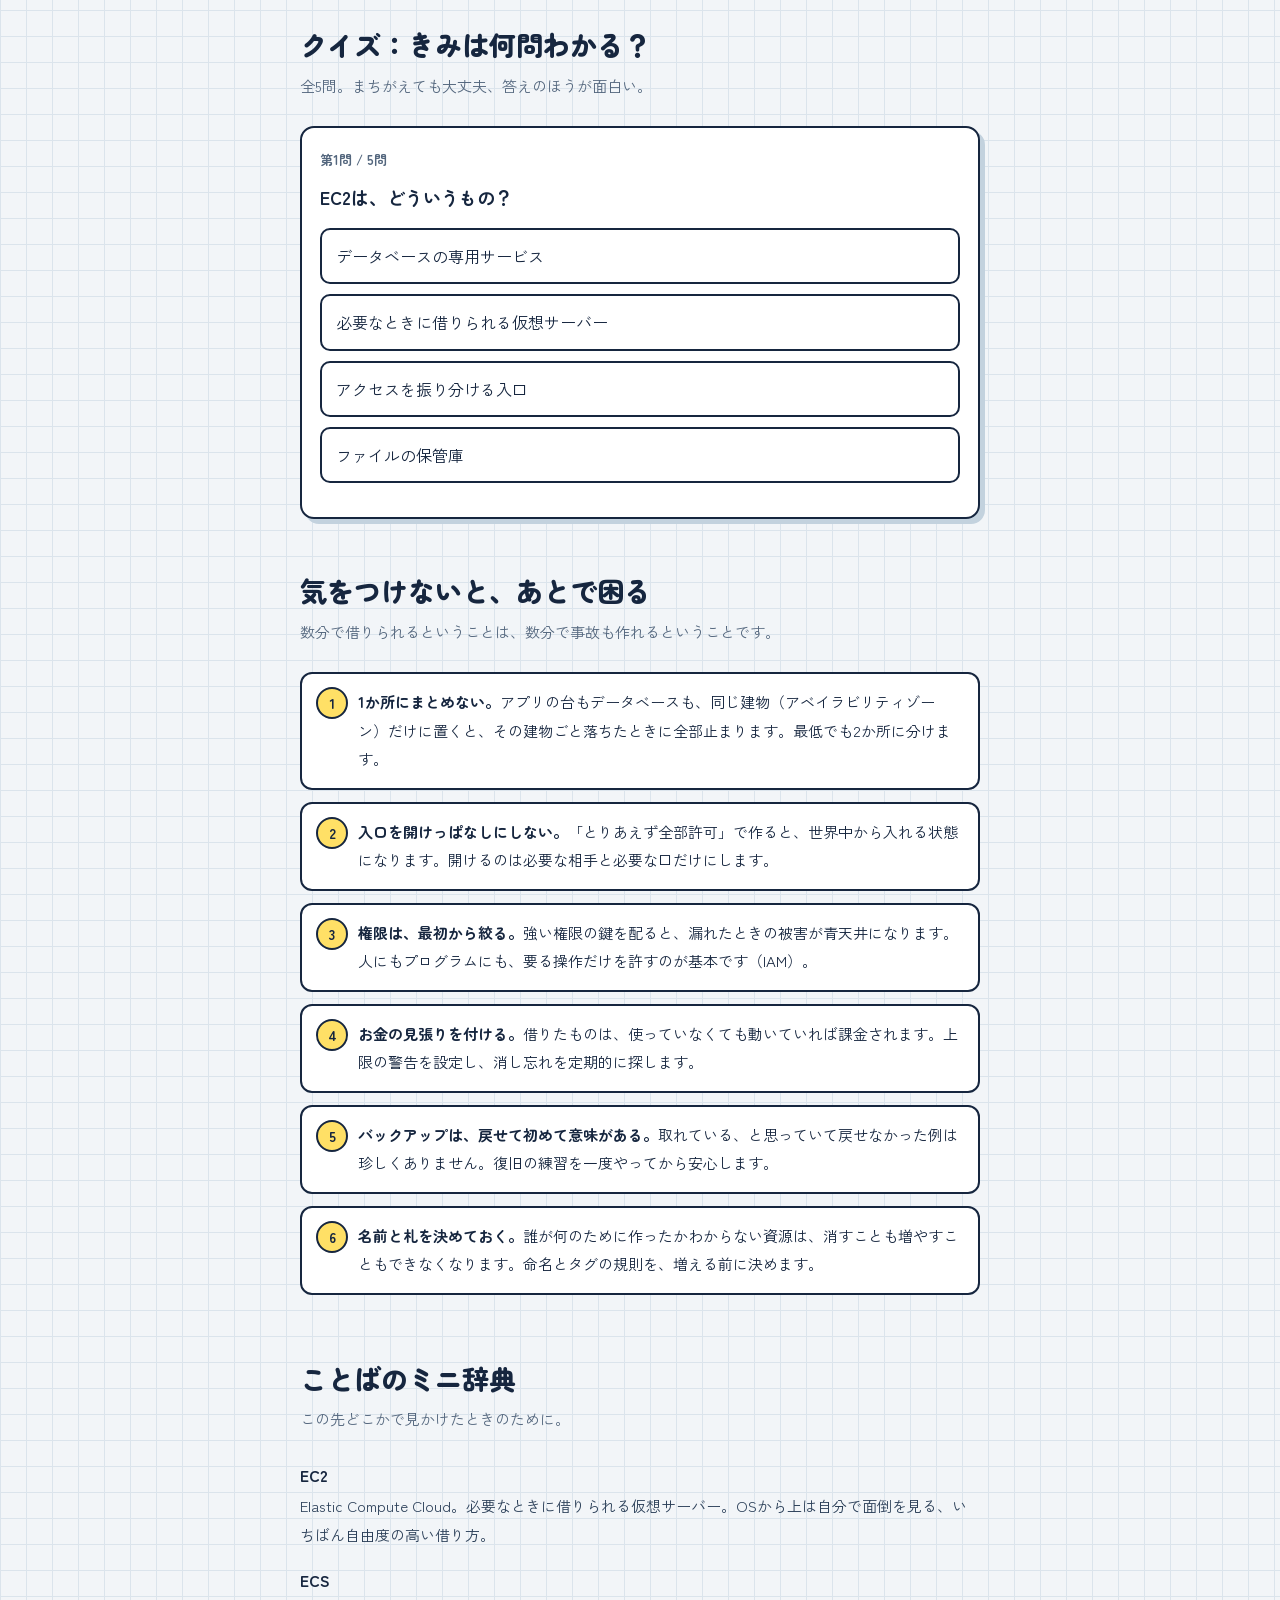
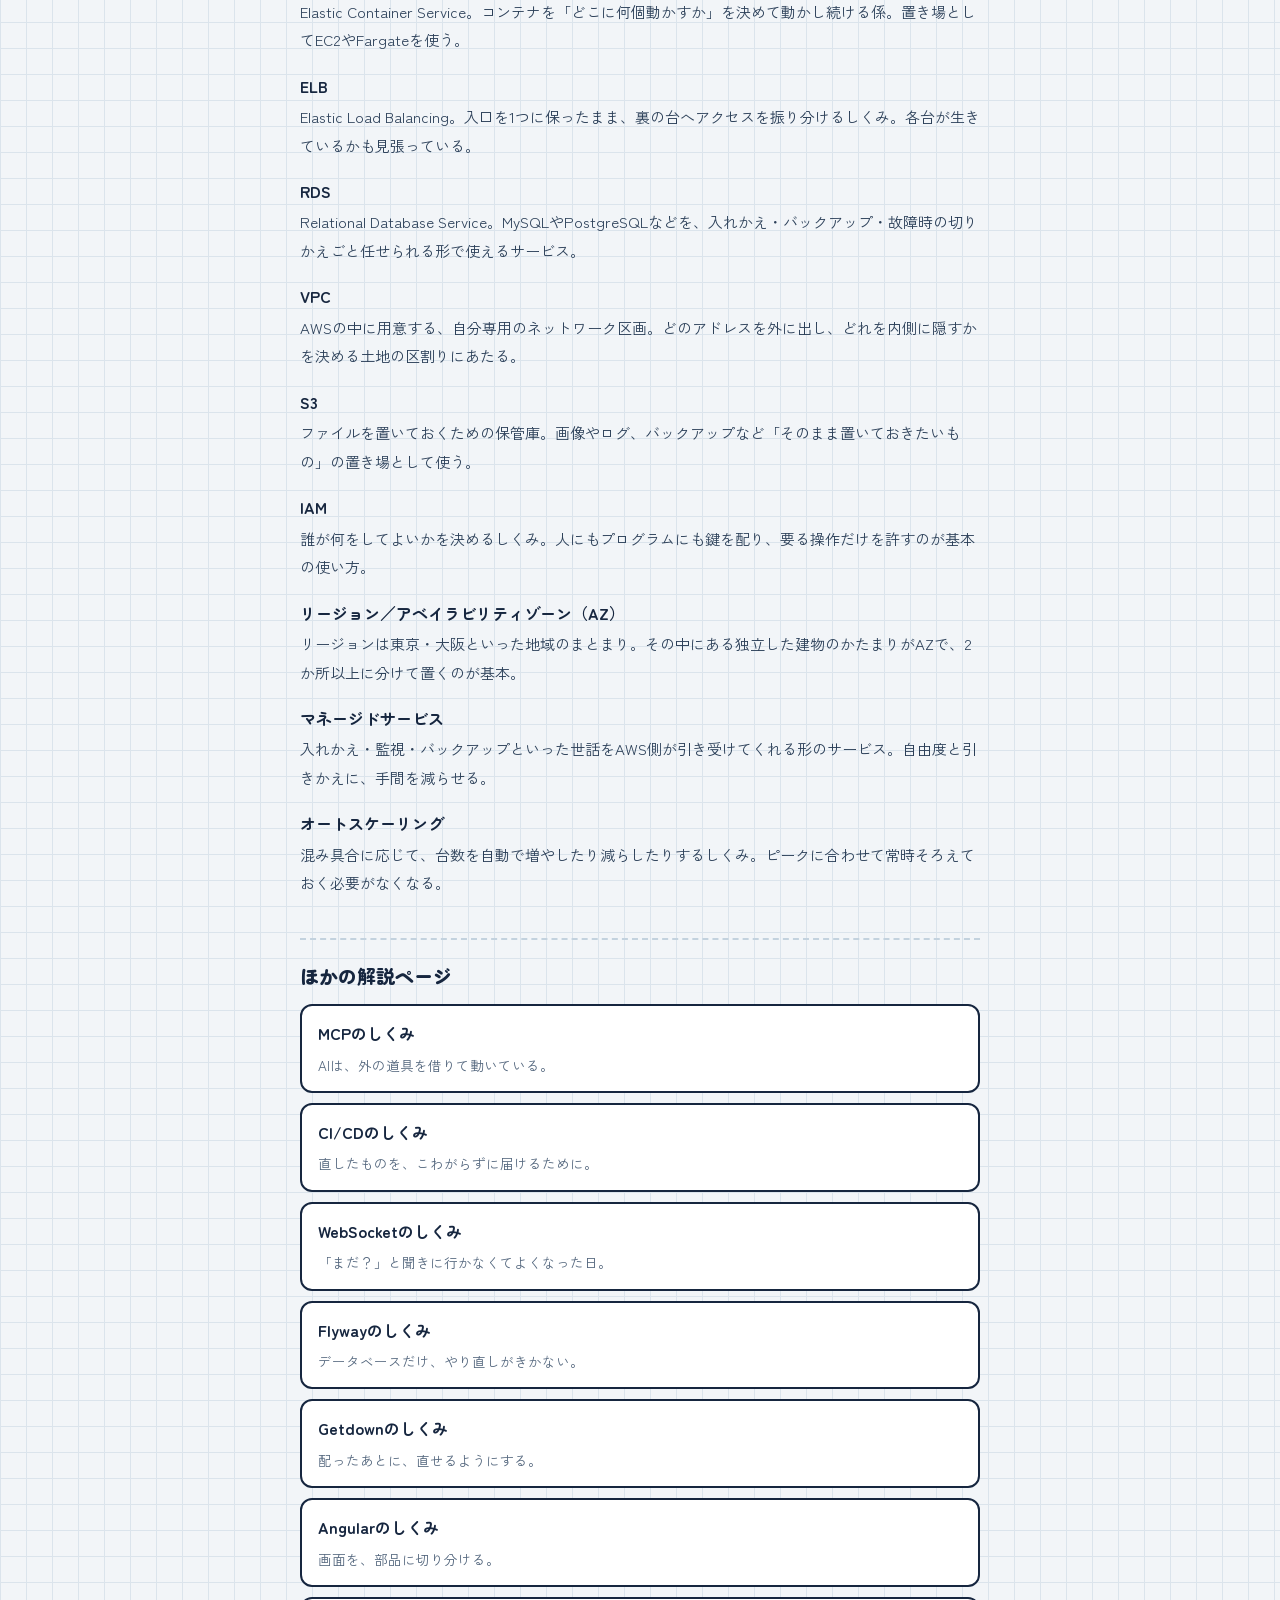
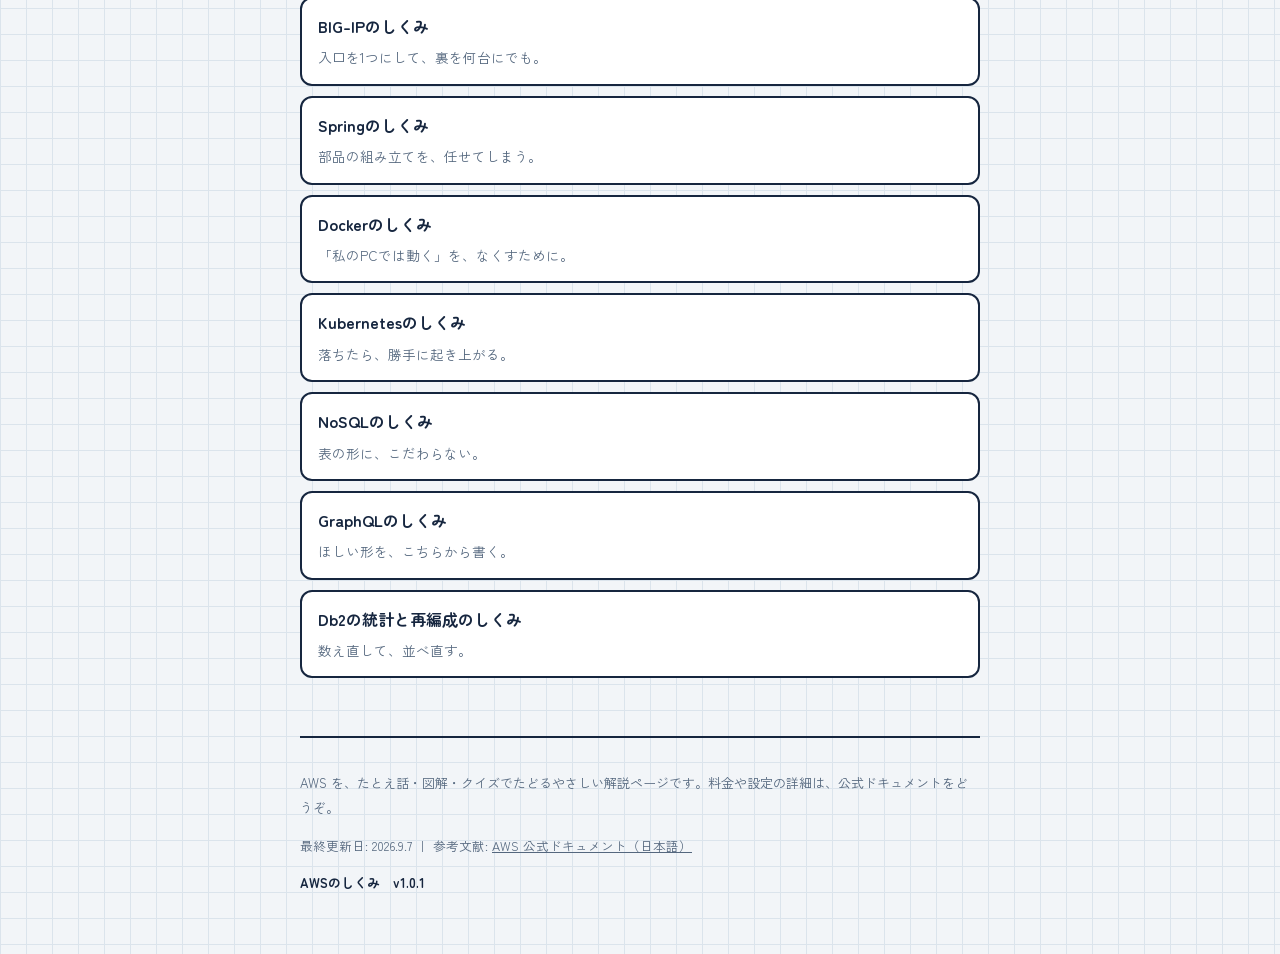
<file: aws.html>
<!DOCTYPE html>
<html lang="ja">
<head>
<meta charset="utf-8">
<meta name="viewport" content="width=device-width, initial-scale=1">
<title>AWSのしくみ — サーバーを、買わずに借りる</title>
<meta name="description" content="AWS（EC2・ECS・ELB・RDS）を、たとえ話・図解・クイズでたどるやさしい解説ページ。">
<link rel="preconnect" href="https://fonts.googleapis.com">
<link rel="preconnect" href="https://fonts.gstatic.com" crossorigin>
<link href="https://fonts.googleapis.com/css2?family=Zen+Kaku+Gothic+New:wght@400;500;700&family=Zen+Maru+Gothic:wght@500;700;900&display=swap" rel="stylesheet">
<link rel="stylesheet" href="assets/site.css">
</head>
<body>
<div class="wrap">

<header class="topbar">
  <span class="logo">AWSのしくみ</span>
  <span class="ver" id="version">v1.0.1</span>
  <a class="home" href="index.html">← 用語集トップ</a>
</header>

<main>

<div class="hero" id="basic">
  <h1>サーバーを、<br><span class="mark">買わずに借りる</span>。</h1>
  <p>むかしは、サービスを1つ始めるのに機械を買うところからでした。見積もりを取り、届くのを待ち、置き場所と電源と回線を用意する。<strong>AWS</strong> は、その一式を「申し込んだら数分で使えて、要らなくなったら返せるもの」に変えました。返した瞬間から、お金もかからなくなります。</p>

  <div class="chain">
    <p class="chain-title">申し込みから、サービスが動きだすまで——</p>
    <ol>
      <li>
        <span class="node now">借りる<small>いま</small></span>
        <span class="say">画面から「この大きさの機械を1台」と頼むと、数分で使える状態になる（EC2）</span>
      </li>
      <li class="arrowline">1台だと、落ちたら終わりなので</li>
      <li>
        <span class="node">増やす<small>台数を横に</small></span>
        <span class="say">同じものを何台か並べ、前に受付を置いて振り分ける（ELB）</span>
      </li>
      <li class="arrowline">アプリの置き方も、箱で統一したくなって</li>
      <li>
        <span class="node robot">任せる<small>自動</small></span>
        <span class="say">コンテナを「どこに何個」だけ決めて、置き場所の世話は任せる（ECS）</span>
      </li>
      <li class="arrowline">消えて困るデータだけは、別あつかい</li>
      <li>
        <span class="node goal">預ける<small>壊れても残る</small></span>
        <span class="say">データベースは専用の場所に置き、バックアップや故障時の切りかえも任せる（RDS）</span>
      </li>
    </ol>
  </div>
  <p class="lead" style="margin-bottom:0">今日おぼえて帰るのは、この<span class="pen">4つの役どころ</span>だけで大丈夫。</p>
</div>

<section id="why">
  <h2>なんで、こんなものが生まれたの？</h2>
  <p class="lead">答えはシンプル。<span class="mark pink">機械を買うと、あとから変えられないから。</span></p>

  <div class="notes">
    <div class="note">
      <h3>使う量は、始める前にはわからない</h3>
      <p>買うときは「どれくらい来るか」を先に決めなければいけません。小さく買えば足りなくなり、大きく買えば余ります。どちらに転んでも、当たることのほうが少ないのです。</p>
      <p class="eg">当てにいった見積もりが外れると、次の機械が届くまでの数週間、打つ手がありません。</p>
    </div>

    <div class="note">
      <h3>いちばん混む日に、大きさを合わせてしまう</h3>
      <p>年に数回のピークに耐えられるようそろえると、残りの364日は、そのほとんどが遊んでいます。電気代も置き場所代も、遊んでいるあいだも同じだけかかります。</p>
      <p class="eg">「念のため多めに」は、買う世界ではずっと払い続ける約束になります。</p>
    </div>

    <div class="note">
      <h3>だから、必要なときに必要なぶんだけ借りる</h3>
      <p>借りる形なら、混む日だけ台数を増やして、終わったら返せます。払うのは使ったぶんだけ。読みを外しても、あとから直せます。</p>
      <p class="eg">クラウドのいちばんの利点は「安い」ことではなく、<b>決め打ちしなくてよくなる</b>ことです。</p>
    </div>
  </div>
</section>

<section id="shape">
  <h2>よくある形は、この4つの重なり</h2>
  <p class="lead">名前は多いけれど、はじめに出会うのはたいていこの並びです。</p>

  <div class="board">
    <figure style="margin:0">
      <svg viewBox="0 0 600 260" role="img" aria-label="利用者からELB、EC2やECSで動くアプリ、RDSのデータベースへとつながる構成図">
        <g font-family="'Zen Maru Gothic',sans-serif">
          <rect x="210" y="8" width="180" height="34" rx="10" fill="#fff" stroke="#16263F" stroke-width="2"/>
          <text x="300" y="30" text-anchor="middle" font-size="13" font-weight="700" fill="#16263F">利用者たち</text>

          <g stroke="#16263F" stroke-width="2" fill="none">
            <path d="M300 42 L300 62"/>
            <path d="M300 100 L300 116 L130 116 L130 132"/>
            <path d="M300 100 L300 132"/>
            <path d="M300 100 L300 116 L470 116 L470 132"/>
            <path d="M130 182 L130 196 L300 196"/>
            <path d="M470 182 L470 196 L300 196"/>
            <path d="M300 182 L300 200"/>
          </g>

          <rect x="180" y="62" width="240" height="38" rx="10" fill="#D3C4F2" stroke="#16263F" stroke-width="2"/>
          <text x="300" y="79" text-anchor="middle" font-size="13.5" font-weight="700" fill="#16263F">ELB（入口の受付）</text>
          <text x="300" y="94" text-anchor="middle" font-size="11.5" font-family="'Zen Kaku Gothic New',sans-serif" fill="#16263F">受けて、空いている台へ渡す</text>

          <g fill="#AEE6A6" stroke="#16263F" stroke-width="2">
            <rect x="62" y="132" width="136" height="50" rx="10"/>
            <rect x="232" y="132" width="136" height="50" rx="10"/>
            <rect x="402" y="132" width="136" height="50" rx="10"/>
          </g>
          <g font-size="13" font-weight="700" fill="#16263F">
            <text x="130" y="153" text-anchor="middle">EC2 ／ ECS</text>
            <text x="300" y="153" text-anchor="middle">EC2 ／ ECS</text>
            <text x="470" y="153" text-anchor="middle">EC2 ／ ECS</text>
          </g>
          <g font-size="11.5" font-family="'Zen Kaku Gothic New',sans-serif" fill="#16263F">
            <text x="130" y="171" text-anchor="middle">アプリが動く台</text>
            <text x="300" y="171" text-anchor="middle">アプリが動く台</text>
            <text x="470" y="171" text-anchor="middle">アプリが動く台</text>
          </g>

          <rect x="180" y="200" width="240" height="46" rx="10" fill="#9BDDF3" stroke="#16263F" stroke-width="2"/>
          <text x="300" y="220" text-anchor="middle" font-size="13.5" font-weight="700" fill="#16263F">RDS（データの置き場）</text>
          <text x="300" y="236" text-anchor="middle" font-size="11.5" font-family="'Zen Kaku Gothic New',sans-serif" fill="#16263F">主の1台が倒れたら、副に切りかわる</text>
        </g>
      </svg>
      <figcaption>上から順に「受ける・処理する・しまう」。アプリの台は増やしたり捨てたりできますが、データの置き場だけは捨てられません。だから別あつかいにして、専用のサービスに預けます。</figcaption>
    </figure>
  </div>
</section>

<section id="ec2ecs">
  <h2>EC2とECSは、何がちがう？</h2>
  <p class="lead">よく混ざる2つ。ボタンで切りかえて、自分の担当ぶんを見てみよう。</p>

  <div class="board">
    <div class="switch">
      <button type="button" id="btn-ec2" aria-pressed="true">EC2に自分で載せる</button>
      <button type="button" id="btn-ecs" aria-pressed="false">ECSに箱で載せる</button>
    </div>
    <p class="tally" id="tally">OSの入れかえや更新　<b>自分</b></p>
    <figure style="margin:0">
      <svg viewBox="0 0 600 236" role="img" aria-label="EC2では利用者がOSやミドルウェアまで面倒を見るのに対し、ECSではコンテナの中身だけを見ればよいことを示す図">
        <g font-family="'Zen Maru Gothic',sans-serif">
          <g id="aw-ec2">
            <text x="300" y="22" text-anchor="middle" font-size="14" font-weight="700" fill="#E4453A">この3段は、自分で入れて自分で直す</text>
            <rect x="56" y="34" width="488" height="132" rx="12" fill="#FDE6DC" stroke="#16263F" stroke-width="2"/>
            <text x="300" y="52" text-anchor="middle" font-size="12.5" font-weight="700" fill="#16263F">EC2 ＝ 借りたサーバー1台</text>
            <g fill="#fff" stroke="#16263F" stroke-width="1.5">
              <rect x="76" y="60" width="448" height="30" rx="6"/>
              <rect x="76" y="94" width="448" height="30" rx="6"/>
              <rect x="76" y="128" width="448" height="30" rx="6"/>
            </g>
            <g font-size="12.5" font-family="'Zen Kaku Gothic New',sans-serif" fill="#16263F">
              <text x="300" y="80" text-anchor="middle">アプリ</text>
              <text x="300" y="114" text-anchor="middle">実行環境・ミドルウェア（版そろえも自分で）</text>
              <text x="300" y="148" text-anchor="middle">OSの設定・セキュリティ更新</text>
            </g>
            <rect x="56" y="176" width="488" height="40" rx="10" fill="#EEF3F8" stroke="#16263F" stroke-width="2"/>
            <text x="300" y="201" text-anchor="middle" font-size="12.5" font-weight="700" fill="#16263F">AWSの担当：機械・電気・回線・置き場所</text>
          </g>

          <g id="aw-ecs" class="hidden">
            <text x="300" y="22" text-anchor="middle" font-size="14" font-weight="700" fill="#1E8A4C">見るのは箱の中身だけ。置き場は任せる</text>
            <g fill="#DDF3E5" stroke="#16263F" stroke-width="2">
              <rect x="66" y="34" width="146" height="60" rx="10"/>
              <rect x="227" y="34" width="146" height="60" rx="10"/>
              <rect x="388" y="34" width="146" height="60" rx="10"/>
            </g>
            <g font-size="12.5" font-weight="700" fill="#16263F">
              <text x="139" y="58" text-anchor="middle">コンテナ</text>
              <text x="300" y="58" text-anchor="middle">コンテナ</text>
              <text x="461" y="58" text-anchor="middle">コンテナ</text>
            </g>
            <g font-size="11.5" font-family="'Zen Kaku Gothic New',sans-serif" fill="#16263F">
              <text x="139" y="78" text-anchor="middle">アプリ＋必要な部品</text>
              <text x="300" y="78" text-anchor="middle">アプリ＋必要な部品</text>
              <text x="461" y="78" text-anchor="middle">アプリ＋必要な部品</text>
            </g>
            <rect x="56" y="106" width="488" height="38" rx="10" fill="#D3C4F2" stroke="#16263F" stroke-width="2"/>
            <text x="300" y="130" text-anchor="middle" font-size="12.5" font-weight="700" fill="#16263F">ECS：どこに何個置くか、落ちたら置き直すかを決める係</text>
            <rect x="56" y="154" width="488" height="62" rx="10" fill="#EEF3F8" stroke="#16263F" stroke-width="2"/>
            <text x="300" y="180" text-anchor="middle" font-size="12.5" font-weight="700" fill="#16263F">置き場：EC2の群れ ／ Fargate</text>
            <text x="300" y="200" text-anchor="middle" font-size="11.5" font-family="'Zen Kaku Gothic New',sans-serif" fill="#16263F">Fargateを選ぶと、台そのものを意識しなくてよくなる</text>
          </g>
        </g>
      </svg>
      <figcaption>EC2は「置き場（サーバー1台）」、ECSは「置き方（コンテナをどこに何個置くか）」の話です。ECSの下でEC2が動いていることもあるので、二者択一ではありません。</figcaption>
    </figure>
  </div>
</section>

<section id="calc">
  <h2>ピークに合わせて買うと、どうなる？</h2>
  <p class="lead">平常時とピーク時の台数を選んでみよう。<span class="pen">単価は1台あたり月1万円と仮定</span>、ピークは月の1割の時間だけとして計算します。</p>
  <div class="calcbox">
    <div class="calcrow">
      <div>
        <label for="base">平常時に必要な台数</label>
        <select id="base"></select>
      </div>
      <div>
        <label for="peak">ピーク時に必要な台数</label>
        <select id="peak"></select>
      </div>
    </div>
    <div class="result" id="calc-result"></div>
  </div>
</section>

<section id="flow">
  <h2>リクエストが1本、届いて返るまで</h2>
  <p class="lead">画面のボタンを押してから、答えが返るまでの5歩。<span class="pen">タップして開いてみよう。</span></p>

  <div class="tree">
    <h3>押してから、返ってくるまで</h3>
    <div class="step-list" id="tree-flow"></div>
  </div>
</section>

<section id="terms">
  <h2>まちがえやすい3つ</h2>
  <p class="lead">ここを取りちがえると、話が噛み合わなくなります。</p>
  <div class="notes">
    <div class="note">
      <h3>EC2とECSは、並べて選ぶものではない</h3>
      <p>EC2は<span class="mark cyan">借りたサーバーそのもの</span>、ECSは<span class="mark cyan">コンテナをどこに何個置くかを決める係</span>です。ECSの置き場としてEC2を使うこともあります。</p>
      <p class="eg">「EC2にするかECSにするか」ではなく、「1台に自分で載せるか、箱にして置き方ごと任せるか」で考えると迷いません。</p>
    </div>
    <div class="note">
      <h3>ELBは、ただの振り分け役ではない</h3>
      <p>振り分けと同時に、各台が生きているかを見張っています。返事をしない台は自動で外され、直れば戻されます。暗号化通信を入口で解く役も持てます。</p>
      <p class="eg">「1台落ちても止まらない」は台数のおかげではなく、落ちた台を外してくれる見張りがいるおかげです。</p>
    </div>
    <div class="note">
      <h3>RDSは「別のデータベース」ではない</h3>
      <p>中身は MySQL や PostgreSQL などのままです。ちがうのは、入れかえ・バックアップ・故障時の切りかえといった<b>世話の部分を任せられる</b>ところ。</p>
      <p class="eg">その代わり、機械に入って好きな設定ファイルを書く、といった自由は減ります。任せるとは、そういう取り引きです。</p>
    </div>
  </div>
</section>

<section id="quiz">
  <h2>クイズ：きみは何問わかる？</h2>
  <p class="lead">全5問。まちがえても大丈夫、答えのほうが面白い。</p>
  <div class="quiz" id="quiz-box"></div>
</section>

<section id="careful">
  <h2>気をつけないと、あとで困る</h2>
  <p class="lead">数分で借りられるということは、数分で事故も作れるということです。</p>
  <ol class="steps">
    <li><b>1か所にまとめない。</b>アプリの台もデータベースも、同じ建物（アベイラビリティゾーン）だけに置くと、その建物ごと落ちたときに全部止まります。最低でも2か所に分けます。</li>
    <li><b>入口を開けっぱなしにしない。</b>「とりあえず全部許可」で作ると、世界中から入れる状態になります。開けるのは必要な相手と必要な口だけにします。</li>
    <li><b>権限は、最初から絞る。</b>強い権限の鍵を配ると、漏れたときの被害が青天井になります。人にもプログラムにも、要る操作だけを許すのが基本です（IAM）。</li>
    <li><b>お金の見張りを付ける。</b>借りたものは、使っていなくても動いていれば課金されます。上限の警告を設定し、消し忘れを定期的に探します。</li>
    <li><b>バックアップは、戻せて初めて意味がある。</b>取れている、と思っていて戻せなかった例は珍しくありません。復旧の練習を一度やってから安心します。</li>
    <li><b>名前と札を決めておく。</b>誰が何のために作ったかわからない資源は、消すことも増やすこともできなくなります。命名とタグの規則を、増える前に決めます。</li>
  </ol>
</section>

<section id="words">
  <h2>ことばのミニ辞典</h2>
  <p class="lead">この先どこかで見かけたときのために。</p>
  <dl class="words">
    <dt>EC2</dt>
    <dd>Elastic Compute Cloud。必要なときに借りられる仮想サーバー。OSから上は自分で面倒を見る、いちばん自由度の高い借り方。</dd>
    <dt>ECS</dt>
    <dd>Elastic Container Service。コンテナを「どこに何個動かすか」を決めて動かし続ける係。置き場としてEC2やFargateを使う。</dd>
    <dt>ELB</dt>
    <dd>Elastic Load Balancing。入口を1つに保ったまま、裏の台へアクセスを振り分けるしくみ。各台が生きているかも見張っている。</dd>
    <dt>RDS</dt>
    <dd>Relational Database Service。MySQLやPostgreSQLなどを、入れかえ・バックアップ・故障時の切りかえごと任せられる形で使えるサービス。</dd>
    <dt>VPC</dt>
    <dd>AWSの中に用意する、自分専用のネットワーク区画。どのアドレスを外に出し、どれを内側に隠すかを決める土地の区割りにあたる。</dd>
    <dt>S3</dt>
    <dd>ファイルを置いておくための保管庫。画像やログ、バックアップなど「そのまま置いておきたいもの」の置き場として使う。</dd>
    <dt>IAM</dt>
    <dd>誰が何をしてよいかを決めるしくみ。人にもプログラムにも鍵を配り、要る操作だけを許すのが基本の使い方。</dd>
    <dt>リージョン／アベイラビリティゾーン（AZ）</dt>
    <dd>リージョンは東京・大阪といった地域のまとまり。その中にある独立した建物のかたまりがAZで、2か所以上に分けて置くのが基本。</dd>
    <dt>マネージドサービス</dt>
    <dd>入れかえ・監視・バックアップといった世話をAWS側が引き受けてくれる形のサービス。自由度と引きかえに、手間を減らせる。</dd>
    <dt>オートスケーリング</dt>
    <dd>混み具合に応じて、台数を自動で増やしたり減らしたりするしくみ。ピークに合わせて常時そろえておく必要がなくなる。</dd>
  </dl>
</section>

<section class="sibling">
  <h2>ほかの解説ページ</h2>
  <ul>
    <li><a href="mcp.html"><b>MCPのしくみ</b><span>AIは、外の道具を借りて動いている。</span></a></li>
    <li><a href="cicd.html"><b>CI/CDのしくみ</b><span>直したものを、こわがらずに届けるために。</span></a></li>
    <li><a href="websocket.html"><b>WebSocketのしくみ</b><span>「まだ？」と聞きに行かなくてよくなった日。</span></a></li>
    <li><a href="flyway.html"><b>Flywayのしくみ</b><span>データベースだけ、やり直しがきかない。</span></a></li>
    <li><a href="getdown.html"><b>Getdownのしくみ</b><span>配ったあとに、直せるようにする。</span></a></li>
    <li><a href="angular.html"><b>Angularのしくみ</b><span>画面を、部品に切り分ける。</span></a></li>
    <li><a href="bigip.html"><b>BIG-IPのしくみ</b><span>入口を1つにして、裏を何台にでも。</span></a></li>
    <li><a href="spring.html"><b>Springのしくみ</b><span>部品の組み立てを、任せてしまう。</span></a></li>
    <li><a href="docker.html"><b>Dockerのしくみ</b><span>「私のPCでは動く」を、なくすために。</span></a></li>
    <li><a href="kubernetes.html"><b>Kubernetesのしくみ</b><span>落ちたら、勝手に起き上がる。</span></a></li>
    <li><a href="nosql.html"><b>NoSQLのしくみ</b><span>表の形に、こだわらない。</span></a></li>
    <li><a href="graphql.html"><b>GraphQLのしくみ</b><span>ほしい形を、こちらから書く。</span></a></li>
    <li><a href="db2.html"><b>Db2の統計と再編成のしくみ</b><span>数え直して、並べ直す。</span></a></li>
  </ul>
</section>

</main>

<footer>
  <p>AWS を、たとえ話・図解・クイズでたどるやさしい解説ページです。料金や設定の詳細は、公式ドキュメントをどうぞ。</p>
  <p class="footmeta">最終更新日: 2026.9.7 ｜ 参考文献: <a href="https://docs.aws.amazon.com/ja_jp/" target="_blank" rel="noopener">AWS 公式ドキュメント（日本語）</a></p>
  <p class="footver">AWSのしくみ　v1.0.1</p>
</footer>

</div>

<script>
"use strict";
var APP_VERSION = "1.0.1";

function initSwitch(){
  var ec2 = document.getElementById("aw-ec2");
  var ecs = document.getElementById("aw-ecs");
  var eBtn = document.getElementById("btn-ec2");
  var sBtn = document.getElementById("btn-ecs");
  var tally = document.getElementById("tally");
  if(!ec2 || !ecs) return;

  function show(isEc2){
    ec2.classList.toggle("hidden", !isEc2);
    ecs.classList.toggle("hidden", isEc2);
    eBtn.setAttribute("aria-pressed", isEc2 ? "true" : "false");
    sBtn.setAttribute("aria-pressed", isEc2 ? "false" : "true");
    tally.innerHTML = isEc2
      ? 'OSの入れかえや更新　<b>自分</b>'
      : 'OSの入れかえや更新　<b>任せる</b>';
  }
  eBtn.addEventListener("click", function(){ show(true); });
  sBtn.addEventListener("click", function(){ show(false); });
}

function initCalc(){
  var b = document.getElementById("base");
  var p = document.getElementById("peak");
  var res = document.getElementById("calc-result");
  if(!b || !p) return;

  [2,3,4,6,8,10].forEach(function(v){
    var o = document.createElement("option");
    o.value = String(v); o.textContent = v + "台";
    if(v === 3) o.selected = true;
    b.appendChild(o);
  });
  [4,6,8,12,20,30].forEach(function(v){
    var o = document.createElement("option");
    o.value = String(v); o.textContent = v + "台";
    if(v === 12) o.selected = true;
    p.appendChild(o);
  });

  function yen(n){ return n.toLocaleString("ja-JP"); }

  function update(){
    var unit = 10000;               // 1台あたりの月額（仮）
    var peakRatio = 0.1;            // ピークが占める時間の割合（仮）
    var base = parseInt(b.value, 10);
    var peak = parseInt(p.value, 10);
    var note = "";

    if(peak < base){
      peak = base;
      note = "（ピークが平常時を下回っていたので、同じ台数として計算しました）";
    }

    var fixed = peak * unit;
    var elastic = Math.round(base * unit + (peak - base) * unit * peakRatio);
    var save = fixed - elastic;
    var rate = fixed > 0 ? Math.round(save / fixed * 100) : 0;

    var html = '<p class="rline">ピーク分をずっと持つと <strong>' + yen(fixed) +
               '円</strong>／月、混む時間だけ増やすと <strong>' + yen(elastic) +
               '円</strong>／月。差は <strong>' + yen(save) + '円</strong>（' + rate + '％）。' + note + '</p>';

    html += '<div class="bars">';
    html += '<div><p class="bar-label">ピーク分をずっと持つ　' + peak + '台ぶん</p>' +
            '<div class="bar"><span style="width:100%"></span></div></div>';
    html += '<div><p class="bar-label">混む時間だけ増やす　平常 ' + base + '台＋必要なとき ' + (peak - base) + '台</p>' +
            '<div class="bar good"><span style="width:' + (fixed > 0 ? elastic / fixed * 100 : 0) + '%"></span></div></div>';
    html += '</div>';

    html += '<p class="rline" style="margin:0">' +
            (peak === base
              ? '波がないなら、借りても買っても金額はあまり変わりません。それでも「読みを外してもあとから直せる」という利点は残ります。'
              : '差を生んでいるのは技術ではなく、返せることです。増やす操作を自動にしておくと（オートスケーリング）、人が夜中に張りつく必要もなくなります。') +
            '<br><span class="pen">※ 単価も割合も説明のための仮の数字です。実際の料金は公式の料金表をご確認ください。</span></p>';
    res.innerHTML = html;
  }

  b.addEventListener("change", update);
  p.addEventListener("change", update);
  update();
}

var FLOW = [
  {y:"①", n:"名前を、住所に変える", t:"住所（IPアドレス）を直接書くと、<b>引っ越すたびに全員が書き直し</b>になる。", f:"ブラウザがドメイン名を引いて、いまの入口の住所を受け取る。裏側を入れかえても、名前は変わらない。"},
  {y:"②", n:"ELBが受ける", t:"1台に直接つなぐと、<b>その1台が落ちた瞬間に全部止まる</b>。", f:"入口はELB1つ。生きている台の中から空いているものを選んで渡す。返事をしない台は自動で外される。"},
  {y:"③", n:"EC2／ECSで処理する", t:"処理する台が1台きりだと、<b>混んだときに増やす手立てがない</b>。", f:"アプリが動いている台が、渡された1本を処理する。台は増やしても減らしてもよく、1台1台は使い捨てでかまわない。"},
  {y:"④", n:"RDSに読み書きする", t:"データを台の中に持つと、<b>その台を捨てた瞬間に消える</b>。", f:"消えては困るものは、台の外にあるRDSへ。主の1台が倒れても副に切りかわり、バックアップも自動で取られている。"},
  {y:"⑤", n:"返して、台は捨ててよくなる", t:"台に状態が残っていると、<b>特定の台が「特別な台」になってしまう</b>。", f:"結果を返したら、その台に残すものは何もない。だから壊れたら捨てて作り直せるし、混めば同じものを増やせる。"}
];

function buildFlow(){
  var host = document.getElementById("tree-flow");
  if(!host) return;
  FLOW.forEach(function(s, i){
    var wrap = document.createElement("div");
    wrap.className = "step";
    wrap.setAttribute("aria-expanded","false");
    var btnId = "flow-btn-" + i, panId = "flow-pan-" + i;

    var btn = document.createElement("button");
    btn.type = "button"; btn.id = btnId;
    btn.setAttribute("aria-controls", panId);
    btn.setAttribute("aria-expanded","false");
    btn.innerHTML = '<span class="yr">' + s.y + '</span><span class="nm">' + s.n +
                    '</span><span class="plus" aria-hidden="true"></span>';

    var pan = document.createElement("div");
    pan.className = "detail"; pan.id = panId; pan.hidden = true;
    pan.setAttribute("role","region");
    pan.setAttribute("aria-labelledby", btnId);
    pan.innerHTML = '<p class="trouble">😖 これがないと：' + s.t + '</p>' +
                    '<p class="fix">💡 やっていること：' + s.f + '</p>';

    btn.addEventListener("click", function(){
      var open = pan.hidden;
      pan.hidden = !open;
      btn.setAttribute("aria-expanded", open ? "true" : "false");
      wrap.setAttribute("aria-expanded", open ? "true" : "false");
    });

    wrap.appendChild(btn); wrap.appendChild(pan); host.appendChild(wrap);
  });
}

var QUIZ = [
  {
    q:"EC2は、どういうもの？",
    c:["データベースの専用サービス","必要なときに借りられる仮想サーバー","アクセスを振り分ける入口","ファイルの保管庫"],
    a:1,
    e:"EC2は借りるサーバーそのものです。OSから上は自分で面倒を見るぶん自由度が高く、逆に更新やミドルウェアの世話も自分の担当になります。"
  },
  {
    q:"ELBの役割として、正しいのは？",
    c:["アプリを書き換える","生きている台を選んで、アクセスを振り分ける","データを保存する","OSを更新する"],
    a:1,
    e:"入口を1つに保ったまま、裏の台へ振り分けます。各台が生きているかを見張っていて、返事のない台は自動で外れる——ここまでがELBの仕事です。"
  },
  {
    q:"RDSを使うと、任せられるのはどれ？",
    c:["アプリの設計","バックアップや故障時の切りかえ","画面の見た目","社内の承認"],
    a:1,
    e:"中身はMySQLやPostgreSQLのままで、変わるのは世話の担当です。入れかえ・バックアップ・切りかえを任せられる代わりに、機械の中を自由に触る余地は減ります。"
  },
  {
    q:"消えては困るデータは、どこに置く？",
    c:["EC2の中","RDSやS3など、台の外","ELBの中","メモリ"],
    a:1,
    e:"台は使い捨てが前提です。データを台の中に持つと、その台を捨てた瞬間に消えます。台の外に預けてあるからこそ、壊れたら捨てて作り直せます。"
  },
  {
    q:"アプリの台もデータベースも1か所（1つのAZ）に置くと、何が困る？",
    c:["料金が上がる","その1か所が落ちると全部止まる","通信が暗号化されない","台を増やせない"],
    a:1,
    e:"AZは独立した建物のかたまりです。1か所に集めると、そこが落ちたときの逃げ場がありません。最低でも2か所に分けるのが、クラウドでの基本形です。"
  }
];

var qIndex = 0, qScore = 0;

function renderQuiz(){
  var host = document.getElementById("quiz-box");
  if(!host) return;

  if(qIndex >= QUIZ.length){
    var msg = qScore === 5 ? "全問正解。もう人に説明できるレベル。"
            : qScore >= 3 ? "いい線いってる。まちがえた問題ほど、覚えて帰れる。"
            : "ここからが面白いところ。上の5ステップをもう一度ひらいてみよう。";
    host.innerHTML = '<p class="score">結果：' + qScore + ' / ' + QUIZ.length + ' 問正解</p>' +
                     '<p style="margin:0 0 14px">' + msg + '</p>' +
                     '<button class="qnext" type="button" id="again">もう一度やる</button>';
    document.getElementById("again").addEventListener("click", function(){
      qIndex = 0; qScore = 0; renderQuiz();
    });
    return;
  }

  var item = QUIZ[qIndex];
  var html = '<div class="qhead"><span class="qcount">第' + (qIndex+1) + '問 / ' + QUIZ.length + '問</span></div>' +
             '<p class="qtext">' + item.q + '</p><div class="choices">';
  item.c.forEach(function(text, i){
    html += '<button class="choice" type="button" data-i="' + i + '">' + text + '</button>';
  });
  html += '</div><div class="answer" id="answer" hidden></div>';
  host.innerHTML = html;

  var buttons = host.querySelectorAll(".choice");
  Array.prototype.forEach.call(buttons, function(b){
    b.addEventListener("click", function(){
      var picked = parseInt(b.dataset.i, 10);
      var ok = picked === item.a;
      if(ok) qScore++;

      Array.prototype.forEach.call(buttons, function(x, i){
        x.disabled = true;
        if(i === item.a) x.classList.add("correct");
        else if(i === picked) x.classList.add("wrong");
      });

      var ans = document.getElementById("answer");
      ans.hidden = false;
      ans.innerHTML = '<span class="verdict ' + (ok ? "ok" : "ng") + '">' +
                      (ok ? "正解！" : "残念、正解は「" + item.c[item.a].replace(/<[^>]+>/g,"") + "」") + '</span>' +
                      item.e +
                      '<div><button class="qnext" type="button" id="next">' +
                      (qIndex === QUIZ.length - 1 ? "結果を見る" : "次の問題へ") + '</button></div>';
      document.getElementById("next").addEventListener("click", function(){
        qIndex++; renderQuiz();
      });
      document.getElementById("next").focus();
    });
  });
}

document.addEventListener("DOMContentLoaded", function(){
  document.getElementById("version").textContent = "v" + APP_VERSION;
  initSwitch();
  initCalc();
  buildFlow();
  renderQuiz();
});
</script>
</body>
</html>
</file>
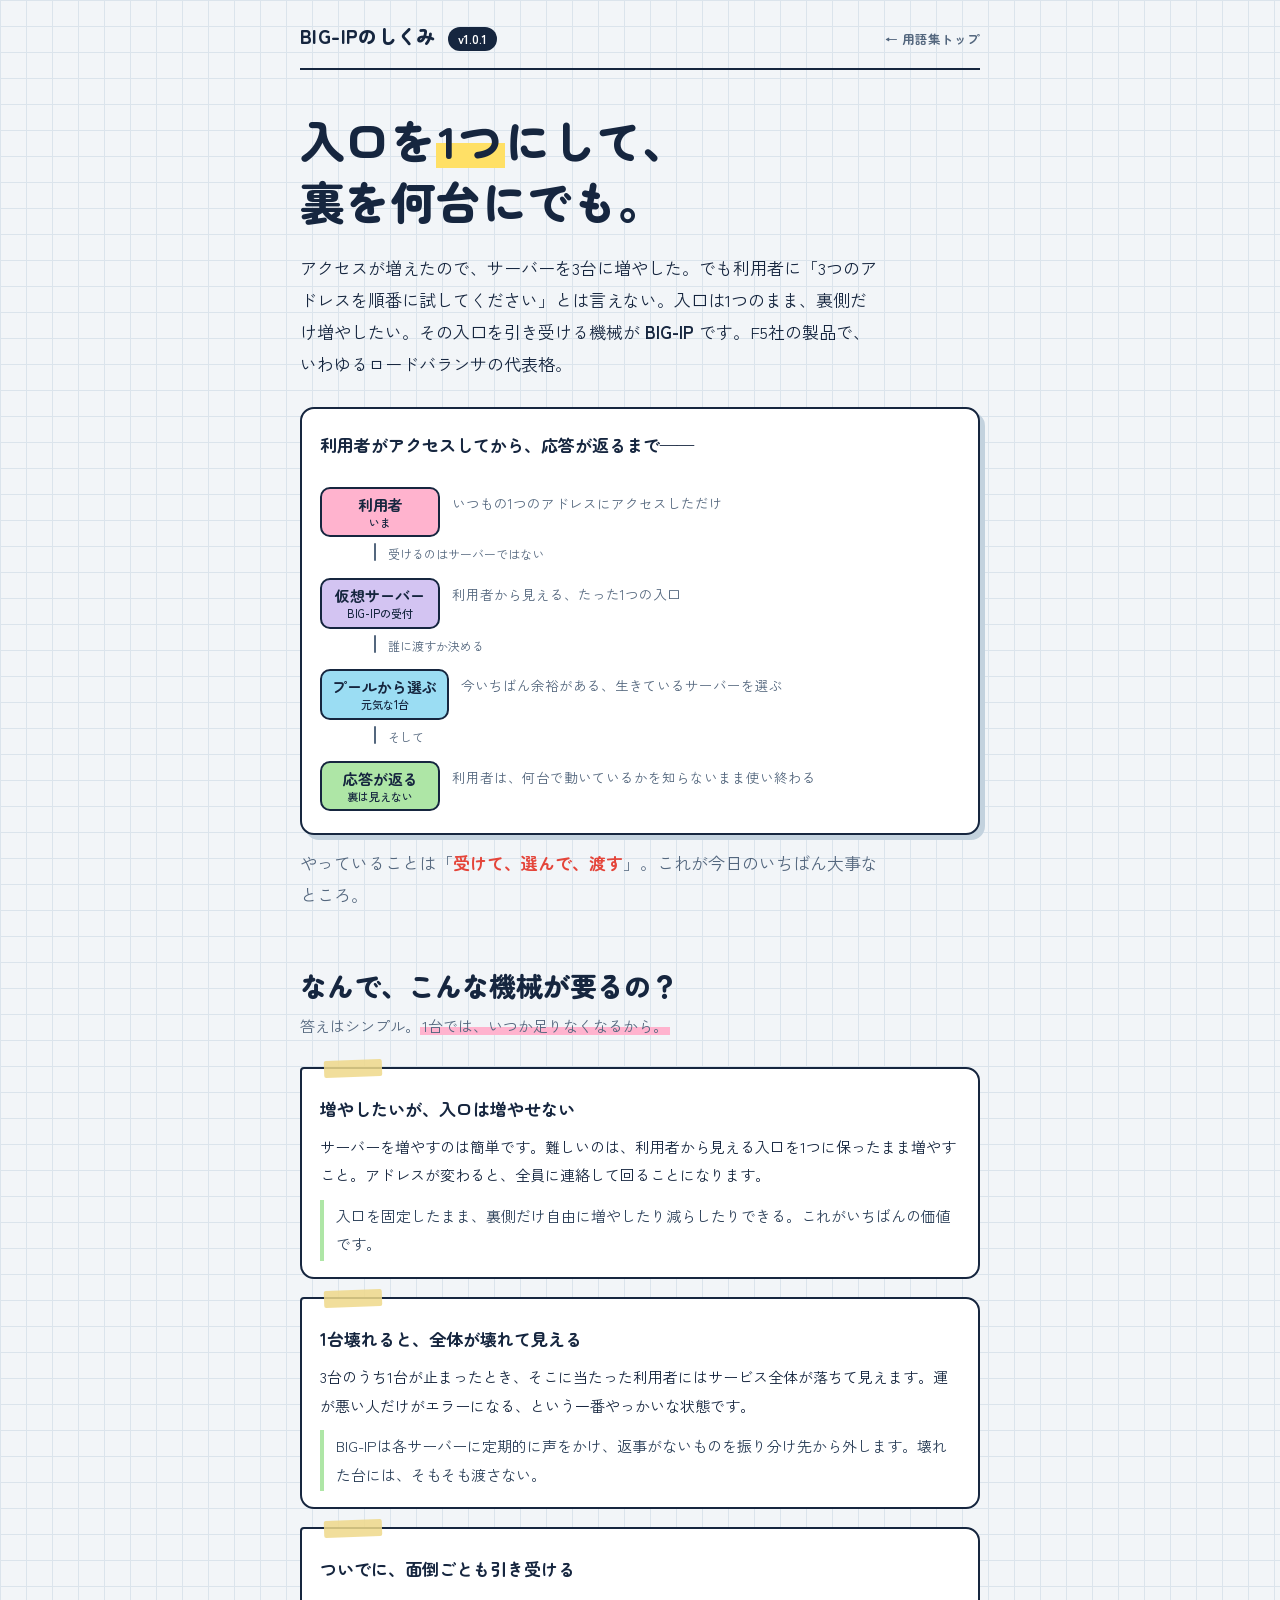
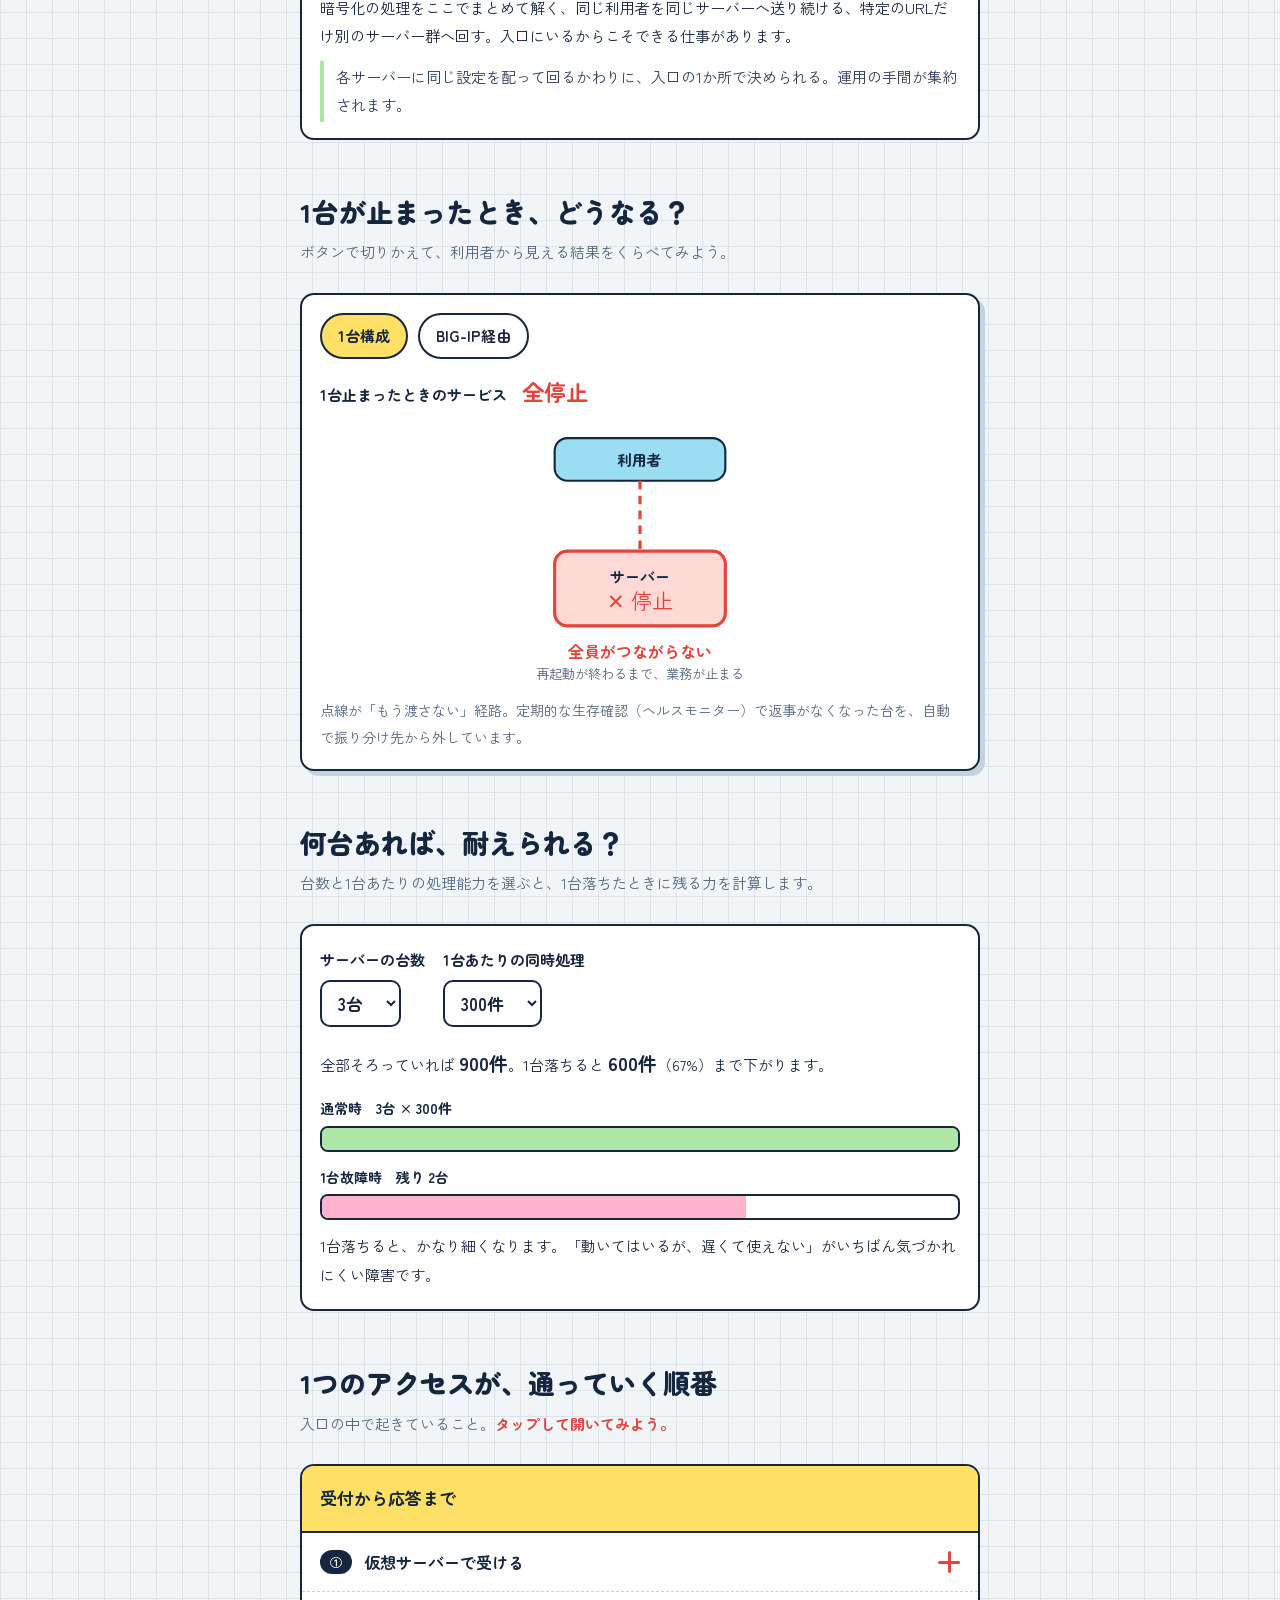
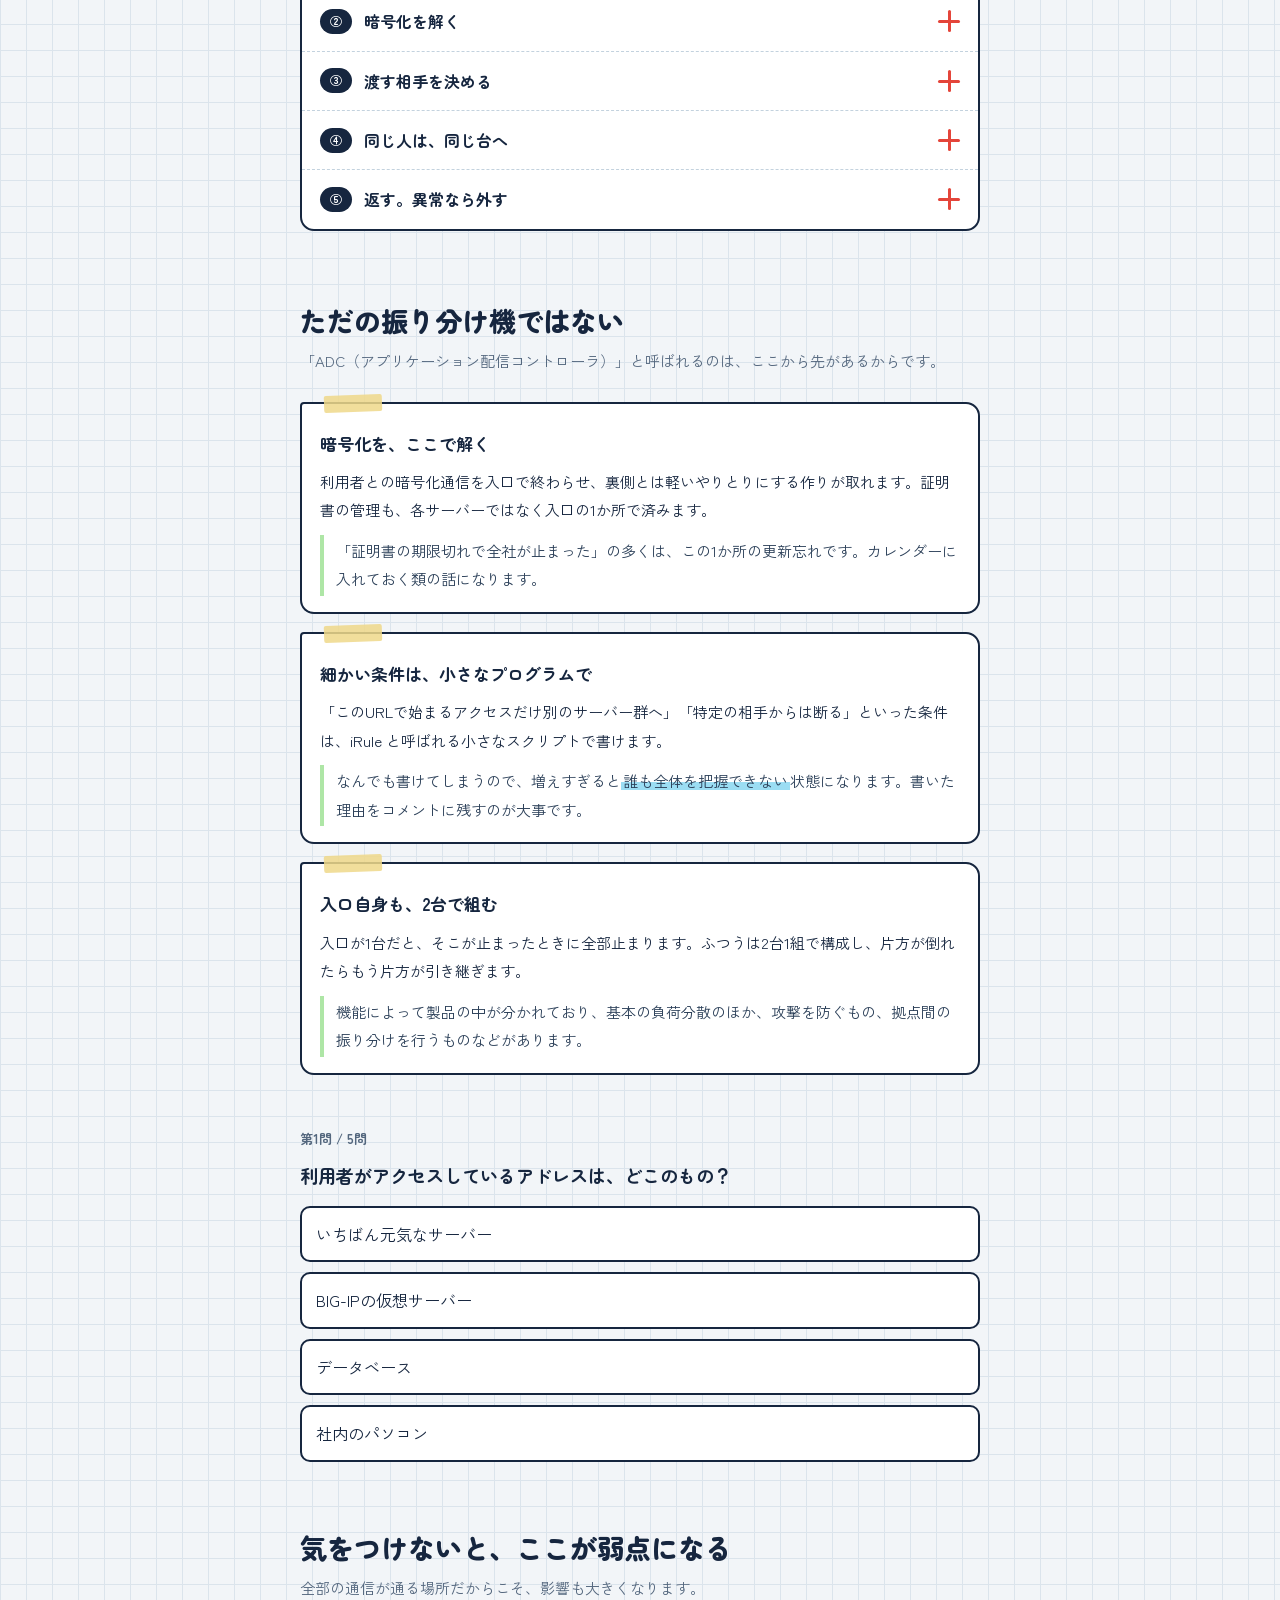
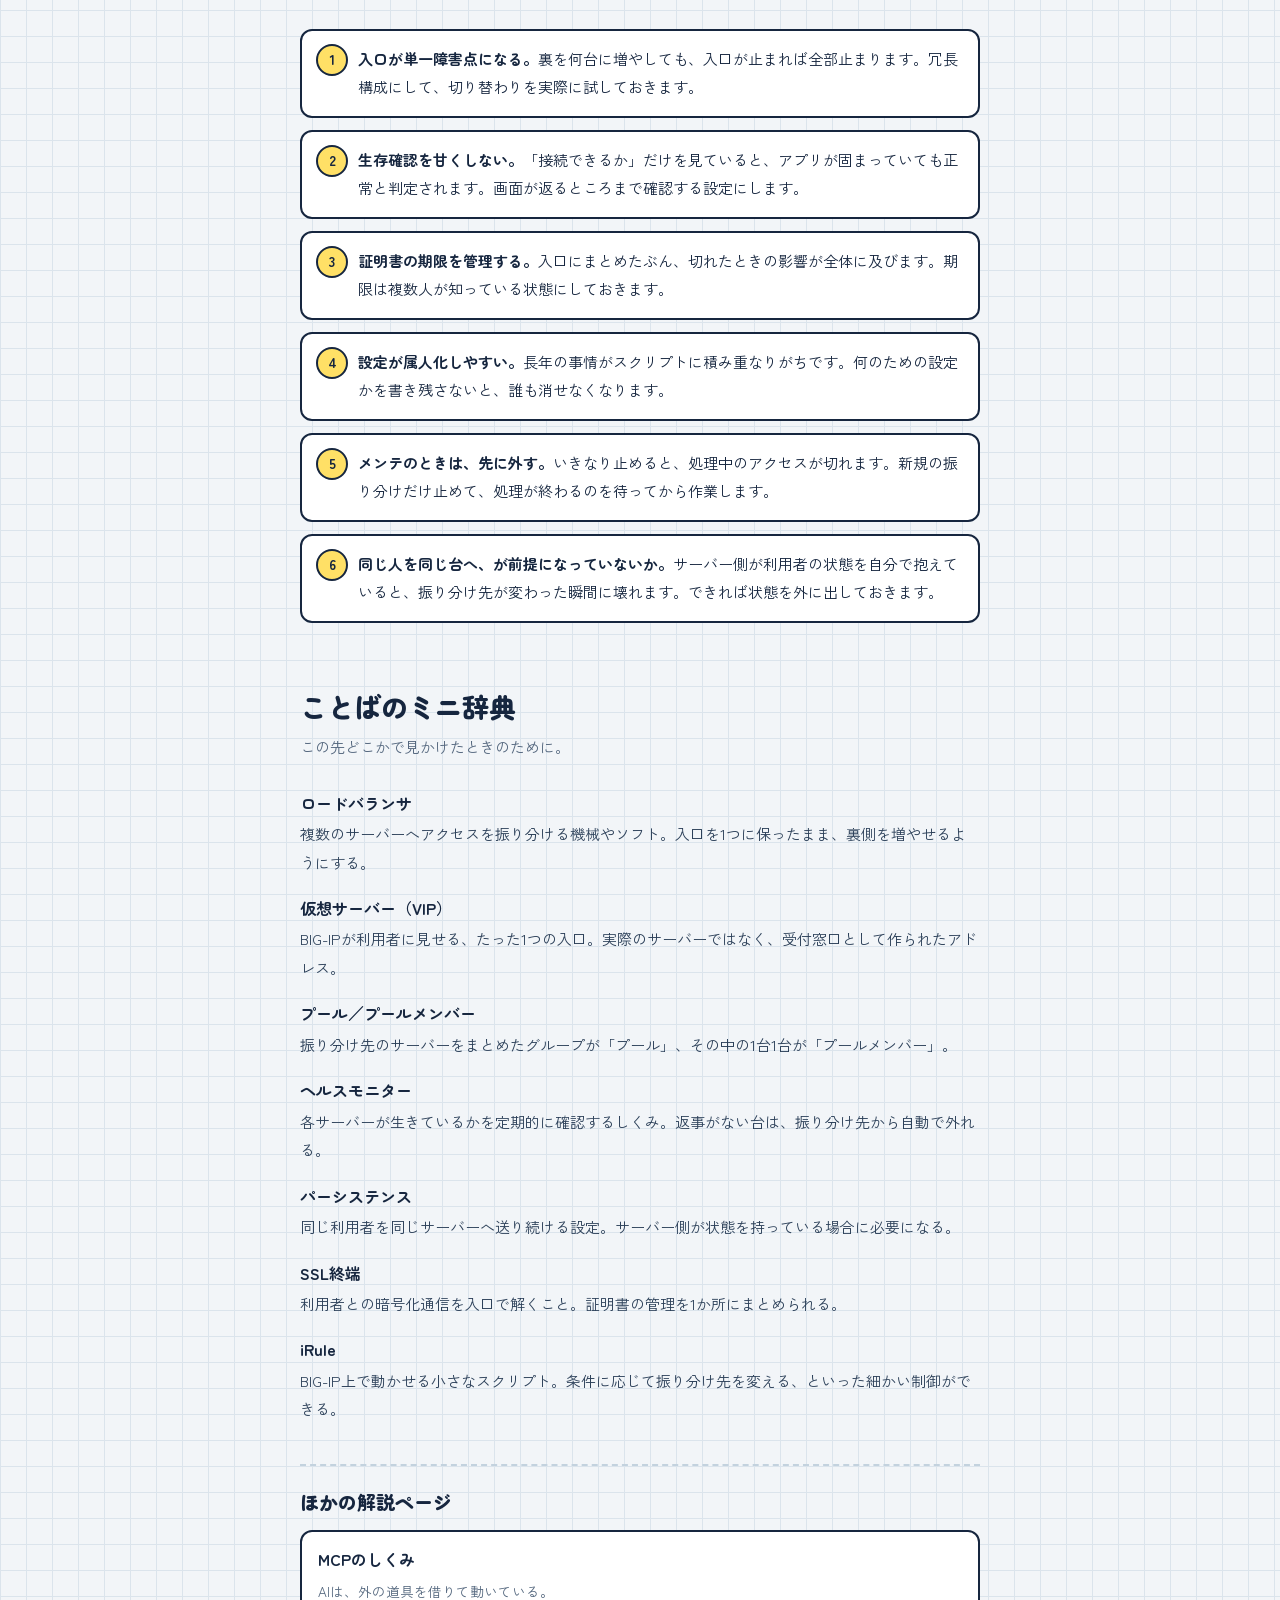
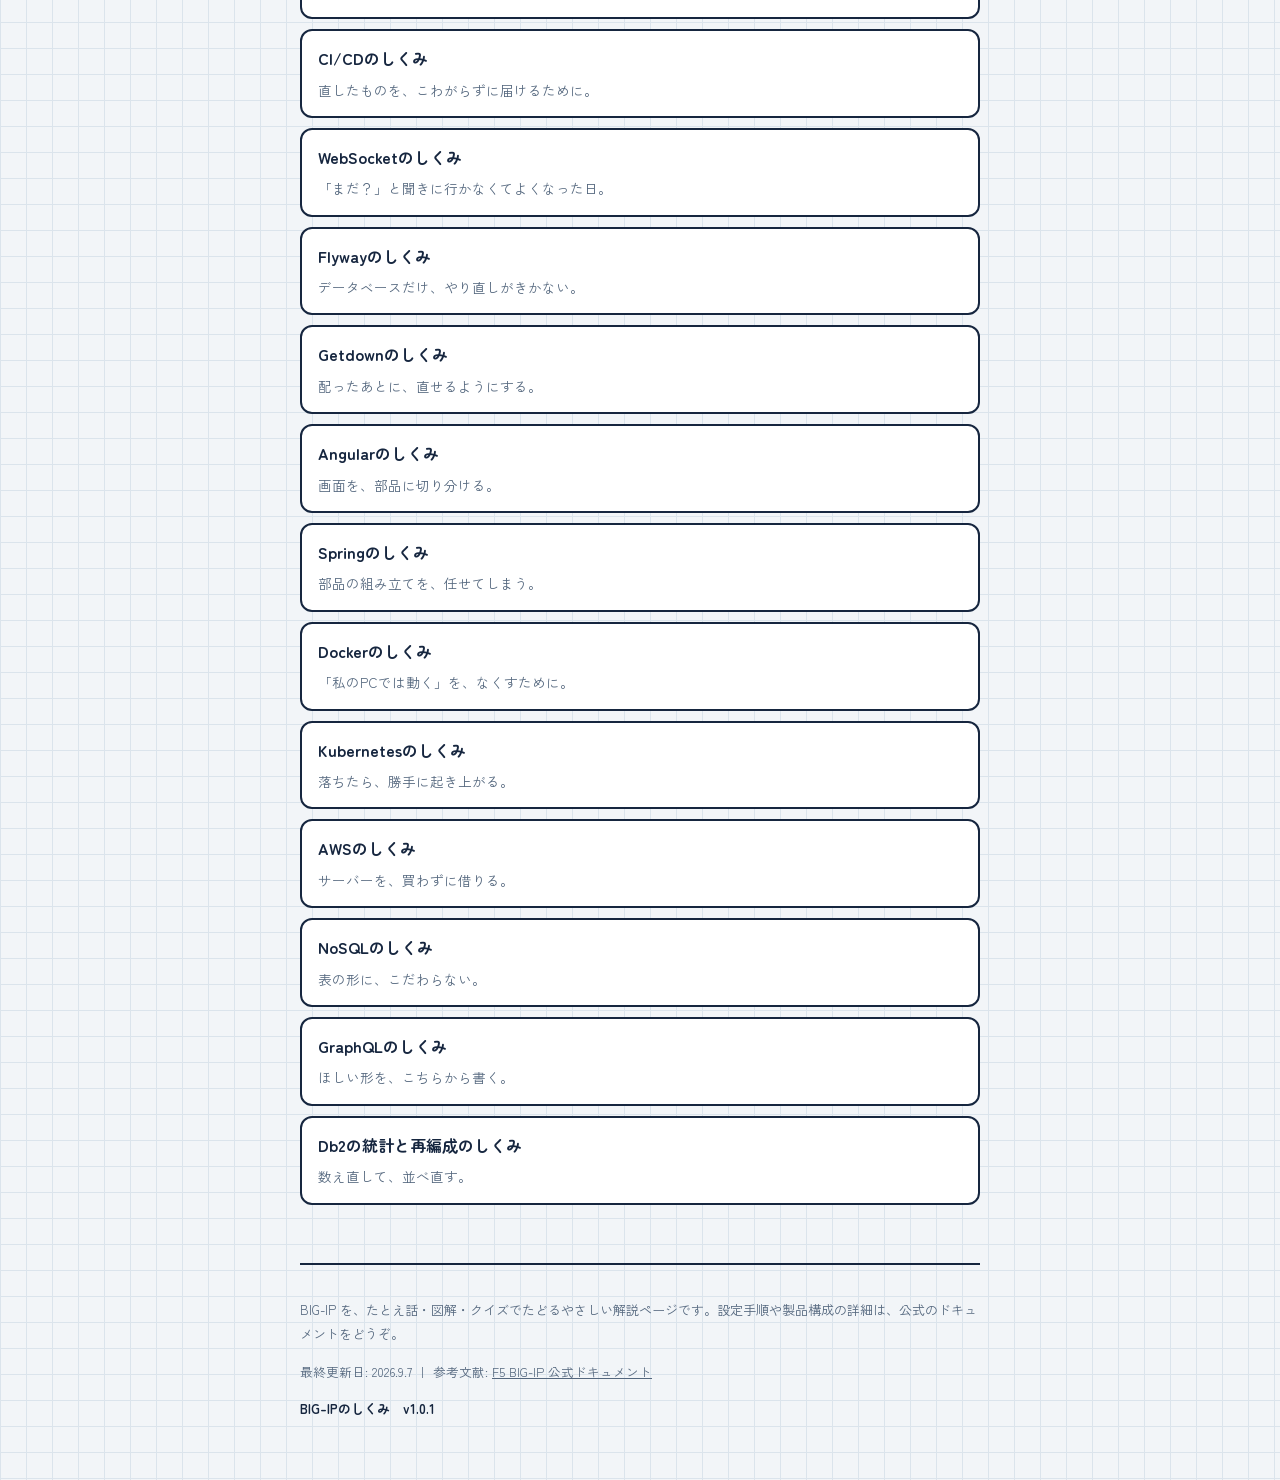
<file: bigip.html>
<!DOCTYPE html>
<html lang="ja">
<head>
<meta charset="utf-8">
<meta name="viewport" content="width=device-width, initial-scale=1">
<title>BIG-IPのしくみ — 入口を1つにして、裏を何台にでも</title>
<meta name="description" content="BIG-IP（ロードバランサ／ADC）を、たとえ話・図解・クイズでたどるやさしい解説ページ。">
<link rel="preconnect" href="https://fonts.googleapis.com">
<link rel="preconnect" href="https://fonts.gstatic.com" crossorigin>
<link href="https://fonts.googleapis.com/css2?family=Zen+Kaku+Gothic+New:wght@400;500;700&family=Zen+Maru+Gothic:wght@500;700;900&display=swap" rel="stylesheet">
<link rel="stylesheet" href="assets/site.css">
</head>
<body>
<div class="wrap">

<header class="topbar">
  <span class="logo">BIG-IPのしくみ</span>
  <span class="ver" id="version">v1.0.1</span>
  <a class="home" href="index.html">← 用語集トップ</a>
</header>

<main>

<div class="hero" id="basic">
  <h1>入口を<span class="mark">1つ</span>にして、<br>裏を何台にでも。</h1>
  <p>アクセスが増えたので、サーバーを3台に増やした。でも利用者に「3つのアドレスを順番に試してください」とは言えない。入口は1つのまま、裏側だけ増やしたい。その入口を引き受ける機械が <strong>BIG-IP</strong> です。F5社の製品で、いわゆるロードバランサの代表格。</p>

  <div class="chain">
    <p class="chain-title">利用者がアクセスしてから、応答が返るまで——</p>
    <ol>
      <li>
        <span class="node now">利用者<small>いま</small></span>
        <span class="say">いつもの1つのアドレスにアクセスしただけ</span>
      </li>
      <li class="arrowline">受けるのはサーバーではない</li>
      <li>
        <span class="node robot">仮想サーバー<small>BIG-IPの受付</small></span>
        <span class="say">利用者から見える、たった1つの入口</span>
      </li>
      <li class="arrowline">誰に渡すか決める</li>
      <li>
        <span class="node">プールから選ぶ<small>元気な1台</small></span>
        <span class="say">今いちばん余裕がある、生きているサーバーを選ぶ</span>
      </li>
      <li class="arrowline">そして</li>
      <li>
        <span class="node goal">応答が返る<small>裏は見えない</small></span>
        <span class="say">利用者は、何台で動いているかを知らないまま使い終わる</span>
      </li>
    </ol>
  </div>
  <p class="lead" style="margin-bottom:0">やっていることは「<span class="pen">受けて、選んで、渡す</span>」。これが今日のいちばん大事なところ。</p>
</div>

<section id="why">
  <h2>なんで、こんな機械が要るの？</h2>
  <p class="lead">答えはシンプル。<span class="mark pink">1台では、いつか足りなくなるから。</span></p>

  <div class="notes">
    <div class="note">
      <h3>増やしたいが、入口は増やせない</h3>
      <p>サーバーを増やすのは簡単です。難しいのは、利用者から見える入口を1つに保ったまま増やすこと。アドレスが変わると、全員に連絡して回ることになります。</p>
      <p class="eg">入口を固定したまま、裏側だけ自由に増やしたり減らしたりできる。これがいちばんの価値です。</p>
    </div>

    <div class="note">
      <h3>1台壊れると、全体が壊れて見える</h3>
      <p>3台のうち1台が止まったとき、そこに当たった利用者にはサービス全体が落ちて見えます。運が悪い人だけがエラーになる、という一番やっかいな状態です。</p>
      <p class="eg">BIG-IPは各サーバーに定期的に声をかけ、返事がないものを振り分け先から外します。壊れた台には、そもそも渡さない。</p>
    </div>

    <div class="note">
      <h3>ついでに、面倒ごとも引き受ける</h3>
      <p>暗号化の処理をここでまとめて解く、同じ利用者を同じサーバーへ送り続ける、特定のURLだけ別のサーバー群へ回す。入口にいるからこそできる仕事があります。</p>
      <p class="eg">各サーバーに同じ設定を配って回るかわりに、入口の1か所で決められる。運用の手間が集約されます。</p>
    </div>
  </div>
</section>

<section id="compare">
  <h2>1台が止まったとき、どうなる？</h2>
  <p class="lead">ボタンで切りかえて、利用者から見える結果をくらべてみよう。</p>

  <div class="board">
    <div class="switch">
      <button type="button" id="btn-single" aria-pressed="true">1台構成</button>
      <button type="button" id="btn-lb" aria-pressed="false">BIG-IP経由</button>
    </div>
    <p class="tally" id="tally">1台止まったときのサービス　<b>全停止</b></p>
    <figure style="margin:0">
      <svg viewBox="0 0 600 250" role="img" aria-label="1台構成ではサーバーが止まるとサービスが停止し、BIG-IP経由なら残りのサーバーで継続できることを示す図">
        <g font-family="'Zen Maru Gothic',sans-serif">
          <g id="lb-single">
            <rect x="220" y="16" width="160" height="40" rx="12" fill="#9BDDF3" stroke="#16263F" stroke-width="2"/>
            <text x="300" y="42" text-anchor="middle" font-size="14" font-weight="700" fill="#16263F">利用者</text>
            <line x1="300" y1="56" x2="300" y2="120" stroke="#E4453A" stroke-width="3" stroke-dasharray="8 6"/>
            <rect x="220" y="122" width="160" height="70" rx="12" fill="#FFD9D6" stroke="#E4453A" stroke-width="3"/>
            <text x="300" y="152" text-anchor="middle" font-size="14" font-weight="700" fill="#16263F">サーバー</text>
            <text x="300" y="176" text-anchor="middle" font-size="20" fill="#E4453A">✕ 停止</text>
            <text x="300" y="222" text-anchor="middle" font-size="15" font-weight="700" fill="#E4453A">全員がつながらない</text>
            <text x="300" y="242" text-anchor="middle" font-size="12.5" fill="#54677E" font-family="'Zen Kaku Gothic New',sans-serif">再起動が終わるまで、業務が止まる</text>
          </g>

          <g id="lb-multi" class="hidden">
            <rect x="220" y="10" width="160" height="36" rx="12" fill="#9BDDF3" stroke="#16263F" stroke-width="2"/>
            <text x="300" y="34" text-anchor="middle" font-size="14" font-weight="700" fill="#16263F">利用者</text>
            <line x1="300" y1="46" x2="300" y2="66" stroke="#16263F" stroke-width="3"/>
            <rect x="200" y="68" width="200" height="44" rx="12" fill="#D3C4F2" stroke="#16263F" stroke-width="2"/>
            <text x="300" y="88" text-anchor="middle" font-size="14" font-weight="700" fill="#16263F">BIG-IP（仮想サーバー）</text>
            <text x="300" y="105" text-anchor="middle" font-size="11" fill="#16263F" font-family="'Zen Kaku Gothic New',sans-serif">見える入口は、ここだけ</text>
            <g stroke="#25A167" stroke-width="3" fill="none">
              <path d="M250 112 Q160 130 110 160"/>
              <path d="M300 112 L300 160"/>
            </g>
            <path d="M350 112 Q440 130 490 160" stroke="#C3D2DE" stroke-width="3" stroke-dasharray="7 6" fill="none"/>
            <g>
              <rect x="35" y="162" width="150" height="56" rx="10" fill="#DDF3E5" stroke="#16263F" stroke-width="2"/>
              <text x="110" y="188" text-anchor="middle" font-size="13" font-weight="700" fill="#16263F">サーバー1</text>
              <text x="110" y="206" text-anchor="middle" font-size="12" fill="#1E8A4C" font-family="'Zen Kaku Gothic New',sans-serif">✓ 応答あり</text>
              <rect x="225" y="162" width="150" height="56" rx="10" fill="#DDF3E5" stroke="#16263F" stroke-width="2"/>
              <text x="300" y="188" text-anchor="middle" font-size="13" font-weight="700" fill="#16263F">サーバー2</text>
              <text x="300" y="206" text-anchor="middle" font-size="12" fill="#1E8A4C" font-family="'Zen Kaku Gothic New',sans-serif">✓ 応答あり</text>
              <rect x="415" y="162" width="150" height="56" rx="10" fill="#FFD9D6" stroke="#E4453A" stroke-width="2"/>
              <text x="490" y="188" text-anchor="middle" font-size="13" font-weight="700" fill="#16263F">サーバー3</text>
              <text x="490" y="206" text-anchor="middle" font-size="12" fill="#E4453A" font-family="'Zen Kaku Gothic New',sans-serif">✕ 振り分け対象から除外</text>
            </g>
            <text x="300" y="242" text-anchor="middle" font-size="14" font-weight="700" fill="#1E8A4C">利用者は、1台落ちたことに気づかない</text>
          </g>
        </g>
      </svg>
      <figcaption>点線が「もう渡さない」経路。定期的な生存確認（ヘルスモニター）で返事がなくなった台を、自動で振り分け先から外しています。</figcaption>
    </figure>
  </div>
</section>

<section id="calc">
  <h2>何台あれば、耐えられる？</h2>
  <p class="lead">台数と1台あたりの処理能力を選ぶと、1台落ちたときに残る力を計算します。</p>
  <div class="calcbox">
    <div class="calcrow">
      <div>
        <label for="nodes">サーバーの台数</label>
        <select id="nodes"></select>
      </div>
      <div>
        <label for="cap">1台あたりの同時処理</label>
        <select id="cap"></select>
      </div>
    </div>
    <div class="result" id="calc-result"></div>
  </div>
</section>

<section id="flow">
  <h2>1つのアクセスが、通っていく順番</h2>
  <p class="lead">入口の中で起きていること。<span class="pen">タップして開いてみよう。</span></p>

  <div class="tree">
    <h3>受付から応答まで</h3>
    <div class="step-list" id="tree-flow"></div>
  </div>
</section>

<section id="more">
  <h2>ただの振り分け機ではない</h2>
  <p class="lead">「ADC（アプリケーション配信コントローラ）」と呼ばれるのは、ここから先があるからです。</p>
  <div class="notes">
    <div class="note">
      <h3>暗号化を、ここで解く</h3>
      <p>利用者との暗号化通信を入口で終わらせ、裏側とは軽いやりとりにする作りが取れます。証明書の管理も、各サーバーではなく入口の1か所で済みます。</p>
      <p class="eg">「証明書の期限切れで全社が止まった」の多くは、この1か所の更新忘れです。カレンダーに入れておく類の話になります。</p>
    </div>
    <div class="note">
      <h3>細かい条件は、小さなプログラムで</h3>
      <p>「このURLで始まるアクセスだけ別のサーバー群へ」「特定の相手からは断る」といった条件は、iRule と呼ばれる小さなスクリプトで書けます。</p>
      <p class="eg">なんでも書けてしまうので、増えすぎると<span class="mark cyan">誰も全体を把握できない</span>状態になります。書いた理由をコメントに残すのが大事です。</p>
    </div>
    <div class="note">
      <h3>入口自身も、2台で組む</h3>
      <p>入口が1台だと、そこが止まったときに全部止まります。ふつうは2台1組で構成し、片方が倒れたらもう片方が引き継ぎます。</p>
      <p class="eg">機能によって製品の中が分かれており、基本の負荷分散のほか、攻撃を防ぐもの、拠点間の振り分けを行うものなどがあります。</p>
    </div>
  </div>
</section>

<section id="quiz">
  <h2>クイズ：きみは何問わかる？</h2>
  <p class="lead">全5問。まちがえても大丈夫、答えのほうが面白い。</p>
  <div class="quiz" id="quiz"></div>
</section>

<section id="careful">
  <h2>気をつけないと、ここが弱点になる</h2>
  <p class="lead">全部の通信が通る場所だからこそ、影響も大きくなります。</p>
  <ol class="steps">
    <li><b>入口が単一障害点になる。</b>裏を何台に増やしても、入口が止まれば全部止まります。冗長構成にして、切り替わりを実際に試しておきます。</li>
    <li><b>生存確認を甘くしない。</b>「接続できるか」だけを見ていると、アプリが固まっていても正常と判定されます。画面が返るところまで確認する設定にします。</li>
    <li><b>証明書の期限を管理する。</b>入口にまとめたぶん、切れたときの影響が全体に及びます。期限は複数人が知っている状態にしておきます。</li>
    <li><b>設定が属人化しやすい。</b>長年の事情がスクリプトに積み重なりがちです。何のための設定かを書き残さないと、誰も消せなくなります。</li>
    <li><b>メンテのときは、先に外す。</b>いきなり止めると、処理中のアクセスが切れます。新規の振り分けだけ止めて、処理が終わるのを待ってから作業します。</li>
    <li><b>同じ人を同じ台へ、が前提になっていないか。</b>サーバー側が利用者の状態を自分で抱えていると、振り分け先が変わった瞬間に壊れます。できれば状態を外に出しておきます。</li>
  </ol>
</section>

<section id="words">
  <h2>ことばのミニ辞典</h2>
  <p class="lead">この先どこかで見かけたときのために。</p>
  <dl class="words">
    <dt>ロードバランサ</dt>
    <dd>複数のサーバーへアクセスを振り分ける機械やソフト。入口を1つに保ったまま、裏側を増やせるようにする。</dd>
    <dt>仮想サーバー（VIP）</dt>
    <dd>BIG-IPが利用者に見せる、たった1つの入口。実際のサーバーではなく、受付窓口として作られたアドレス。</dd>
    <dt>プール／プールメンバー</dt>
    <dd>振り分け先のサーバーをまとめたグループが「プール」、その中の1台1台が「プールメンバー」。</dd>
    <dt>ヘルスモニター</dt>
    <dd>各サーバーが生きているかを定期的に確認するしくみ。返事がない台は、振り分け先から自動で外れる。</dd>
    <dt>パーシステンス</dt>
    <dd>同じ利用者を同じサーバーへ送り続ける設定。サーバー側が状態を持っている場合に必要になる。</dd>
    <dt>SSL終端</dt>
    <dd>利用者との暗号化通信を入口で解くこと。証明書の管理を1か所にまとめられる。</dd>
    <dt>iRule</dt>
    <dd>BIG-IP上で動かせる小さなスクリプト。条件に応じて振り分け先を変える、といった細かい制御ができる。</dd>
  </dl>
</section>

<section class="sibling">
  <h2>ほかの解説ページ</h2>
  <ul>
    <li><a href="mcp.html"><b>MCPのしくみ</b><span>AIは、外の道具を借りて動いている。</span></a></li>
    <li><a href="cicd.html"><b>CI/CDのしくみ</b><span>直したものを、こわがらずに届けるために。</span></a></li>
    <li><a href="websocket.html"><b>WebSocketのしくみ</b><span>「まだ？」と聞きに行かなくてよくなった日。</span></a></li>
    <li><a href="flyway.html"><b>Flywayのしくみ</b><span>データベースだけ、やり直しがきかない。</span></a></li>
    <li><a href="getdown.html"><b>Getdownのしくみ</b><span>配ったあとに、直せるようにする。</span></a></li>
    <li><a href="angular.html"><b>Angularのしくみ</b><span>画面を、部品に切り分ける。</span></a></li>
    <li><a href="spring.html"><b>Springのしくみ</b><span>部品の組み立てを、任せてしまう。</span></a></li>
    <li><a href="docker.html"><b>Dockerのしくみ</b><span>「私のPCでは動く」を、なくすために。</span></a></li>
    <li><a href="kubernetes.html"><b>Kubernetesのしくみ</b><span>落ちたら、勝手に起き上がる。</span></a></li>
    <li><a href="aws.html"><b>AWSのしくみ</b><span>サーバーを、買わずに借りる。</span></a></li>
    <li><a href="nosql.html"><b>NoSQLのしくみ</b><span>表の形に、こだわらない。</span></a></li>
    <li><a href="graphql.html"><b>GraphQLのしくみ</b><span>ほしい形を、こちらから書く。</span></a></li>
    <li><a href="db2.html"><b>Db2の統計と再編成のしくみ</b><span>数え直して、並べ直す。</span></a></li>
  </ul>
</section>

</main>

<footer>
  <p>BIG-IP を、たとえ話・図解・クイズでたどるやさしい解説ページです。設定手順や製品構成の詳細は、公式のドキュメントをどうぞ。</p>
  <p class="footmeta">最終更新日: 2026.9.7 ｜ 参考文献: <a href="https://clouddocs.f5.com/" target="_blank" rel="noopener">F5 BIG-IP 公式ドキュメント</a></p>
  <p class="footver">BIG-IPのしくみ　v1.0.1</p>
</footer>

</div>

<script>
"use strict";
var APP_VERSION = "1.0.1";

function initSwitch(){
  var one = document.getElementById("lb-single");
  var many = document.getElementById("lb-multi");
  var sBtn = document.getElementById("btn-single");
  var lBtn = document.getElementById("btn-lb");
  var tally = document.getElementById("tally");
  if(!one || !many) return;

  function show(isSingle){
    one.classList.toggle("hidden", !isSingle);
    many.classList.toggle("hidden", isSingle);
    sBtn.setAttribute("aria-pressed", isSingle ? "true" : "false");
    lBtn.setAttribute("aria-pressed", isSingle ? "false" : "true");
    tally.innerHTML = isSingle
      ? '1台止まったときのサービス　<b>全停止</b>'
      : '1台止まったときのサービス　<b>継続</b>';
  }
  sBtn.addEventListener("click", function(){ show(true); });
  lBtn.addEventListener("click", function(){ show(false); });
}

function initCalc(){
  var n = document.getElementById("nodes");
  var c = document.getElementById("cap");
  var res = document.getElementById("calc-result");
  if(!n || !c) return;

  [1,2,3,4,5,6,8,10].forEach(function(v){
    var o = document.createElement("option");
    o.value = String(v); o.textContent = v + "台";
    if(v === 3) o.selected = true;
    n.appendChild(o);
  });
  [100,200,300,500,1000].forEach(function(v){
    var o = document.createElement("option");
    o.value = String(v); o.textContent = v + "件";
    if(v === 300) o.selected = true;
    c.appendChild(o);
  });

  function update(){
    var nodes = parseInt(n.value, 10);
    var cap = parseInt(c.value, 10);
    var total = nodes * cap;
    var left = Math.max(nodes - 1, 0) * cap;
    var max = Math.max(total, 1);
    var pct = total ? Math.round(left / total * 100) : 0;

    var html = '<p class="rline">全部そろっていれば <strong>' + total.toLocaleString() +
               '件</strong>。1台落ちると <strong>' + left.toLocaleString() +
               '件</strong>（' + pct + '%）まで下がります。</p>';

    html += '<div class="bars">';
    html += '<div><p class="bar-label">通常時　' + nodes + '台 × ' + cap + '件</p>' +
            '<div class="bar good"><span style="width:100%"></span></div></div>';
    html += '<div><p class="bar-label">1台故障時　残り ' + Math.max(nodes - 1, 0) + '台</p>' +
            '<div class="bar"><span style="width:' + (left / max * 100) + '%"></span></div></div>';
    html += '</div>';

    var msg;
    if(nodes <= 1){
      msg = '1台構成では、落ちた瞬間にゼロです。ロードバランサを置く以前に、まず2台目が必要な状態です。';
    } else if(nodes === 2){
      msg = '2台だと、1台落ちた時点で処理できる量が半分になります。ピーク時に耐えられるかを、実際の数字で確認しておきます。';
    } else if(pct >= 75){
      msg = '1台落ちても余裕があります。ただし、残った台に負荷が寄ることは変わらないので、ピーク時の値で考えます。';
    } else {
      msg = '1台落ちると、かなり細くなります。「動いてはいるが、遅くて使えない」がいちばん気づかれにくい障害です。';
    }
    html += '<p class="rline" style="margin:0">' + msg + '</p>';
    res.innerHTML = html;
  }

  n.addEventListener("change", update);
  c.addEventListener("change", update);
  update();
}

var FLOW = [
  {y:"①", n:"仮想サーバーで受ける", t:"サーバーのアドレスを直接教えると、<b>台数を変えるたびに全員へ連絡</b>することになる。", f:"利用者から見える入口を1つ作る。裏側が何台であっても、外から見えるのはこのアドレスだけ。"},
  {y:"②", n:"暗号化を解く", t:"各サーバーに証明書を配ると、<b>更新のたびに全台まわる</b>ことになる。", f:"利用者との暗号化通信を入口で終わらせる。証明書の管理も、ここ1か所で済むようになる。"},
  {y:"③", n:"渡す相手を決める", t:"順番に配るだけだと、<b>重い処理中の台にも同じように渡して</b>しまう。", f:"順番に配る、接続数が少ない台を選ぶなど、決められた方式で振り分け先を選ぶ。"},
  {y:"④", n:"同じ人は、同じ台へ", t:"サーバーが利用者の状態を持っていると、振り分け先が変わった瞬間に<b>ログインが切れる</b>。", f:"必要なら、同じ利用者を同じサーバーへ送り続ける設定を入れる（パーシステンス）。"},
  {y:"⑤", n:"返す。異常なら外す", t:"壊れた台に渡し続けると、<b>一部の利用者だけがエラー</b>になる。原因の特定がとても難しい。", f:"定期的に各サーバーへ声をかけ、返事がないものを振り分け先から自動で外す。復活したら、また戻す。"}
];

function buildFlow(){
  var host = document.getElementById("tree-flow");
  if(!host) return;
  FLOW.forEach(function(s, i){
    var wrap = document.createElement("div");
    wrap.className = "step";
    wrap.setAttribute("aria-expanded","false");
    var btnId = "flow-btn-" + i, panId = "flow-pan-" + i;

    var btn = document.createElement("button");
    btn.type = "button"; btn.id = btnId;
    btn.setAttribute("aria-controls", panId);
    btn.setAttribute("aria-expanded","false");
    btn.innerHTML = '<span class="yr">' + s.y + '</span><span class="nm">' + s.n +
                    '</span><span class="plus" aria-hidden="true"></span>';

    var pan = document.createElement("div");
    pan.className = "detail"; pan.id = panId; pan.hidden = true;
    pan.setAttribute("role","region");
    pan.setAttribute("aria-labelledby", btnId);
    pan.innerHTML = '<p class="trouble">😖 これがないと：' + s.t + '</p>' +
                    '<p class="fix">💡 やっていること：' + s.f + '</p>';

    btn.addEventListener("click", function(){
      var open = pan.hidden;
      pan.hidden = !open;
      btn.setAttribute("aria-expanded", open ? "true" : "false");
      wrap.setAttribute("aria-expanded", open ? "true" : "false");
    });

    wrap.appendChild(btn); wrap.appendChild(pan); host.appendChild(wrap);
  });
}

var QUIZ = [
  {
    q:"利用者がアクセスしているアドレスは、どこのもの？",
    c:["いちばん元気なサーバー","BIG-IPの仮想サーバー","データベース","社内のパソコン"],
    a:1,
    e:"利用者から見える入口は、BIG-IP上に作られた仮想サーバー（VIP）です。実際のサーバーのアドレスは外からは見えません。だから台数を自由に変えられます。"
  },
  {
    q:"壊れたサーバーに、なぜアクセスが飛ばなくなる？",
    c:["利用者が避けるから","定期的に生存確認しているから","サーバーが自分で申告するから","偶然"],
    a:1,
    e:"ヘルスモニターが定期的に声をかけ、返事のない台を振り分け先から外します。復活すれば自動で戻ります。人が気づく前に処理されるのが利点です。"
  },
  {
    q:"「同じ利用者を同じサーバーへ送り続ける」設定を何という？",
    c:["パーシステンス","バランシング","ルーティング","キャッシュ"],
    a:0,
    e:"サーバー側がログイン状態などを自分で抱えている場合、振り分け先が変わると壊れます。その対策がパーシステンスです。できれば状態を外に出すほうが望ましくはあります。"
  },
  {
    q:"SSL終端を入口でやると、うれしいことは？",
    c:["通信が速くなる","証明書の管理が1か所で済む","データが増える","サーバーが減る"],
    a:1,
    e:"各サーバーに証明書を配って更新して回る必要がなくなります。ただし、その1か所の期限切れが全体を止めるという裏返しもあります。"
  },
  {
    q:"BIG-IPを入れるときに、いちばん気をつけることは？",
    c:["色を選ぶこと","入口自身が単一障害点になること","置き場所の温度","名前の付け方"],
    a:1,
    e:"裏を何台に増やしても、入口が止まればすべて止まります。だから通常は2台1組で構成し、切り替わりが本当に動くかを事前に試しておきます。"
  }
];

var qIndex = 0, qScore = 0;

function renderQuiz(){
  var host = document.getElementById("quiz");
  if(!host) return;

  if(qIndex >= QUIZ.length){
    var msg = qScore === 5 ? "全問正解。もう人に説明できるレベル。"
            : qScore >= 3 ? "いい線いってる。まちがえた問題ほど、覚えて帰れる。"
            : "ここからが面白いところ。上の5ステップをもう一度ひらいてみよう。";
    host.innerHTML = '<p class="score">結果：' + qScore + ' / ' + QUIZ.length + ' 問正解</p>' +
                     '<p style="margin:0 0 14px">' + msg + '</p>' +
                     '<button class="qnext" type="button" id="again">もう一度やる</button>';
    document.getElementById("again").addEventListener("click", function(){
      qIndex = 0; qScore = 0; renderQuiz();
    });
    return;
  }

  var item = QUIZ[qIndex];
  var html = '<div class="qhead"><span class="qcount">第' + (qIndex+1) + '問 / ' + QUIZ.length + '問</span></div>' +
             '<p class="qtext">' + item.q + '</p><div class="choices">';
  item.c.forEach(function(text, i){
    html += '<button class="choice" type="button" data-i="' + i + '">' + text + '</button>';
  });
  html += '</div><div class="answer" id="answer" hidden></div>';
  host.innerHTML = html;

  var buttons = host.querySelectorAll(".choice");
  Array.prototype.forEach.call(buttons, function(b){
    b.addEventListener("click", function(){
      var picked = parseInt(b.dataset.i, 10);
      var ok = picked === item.a;
      if(ok) qScore++;

      Array.prototype.forEach.call(buttons, function(x, i){
        x.disabled = true;
        if(i === item.a) x.classList.add("correct");
        else if(i === picked) x.classList.add("wrong");
      });

      var ans = document.getElementById("answer");
      ans.hidden = false;
      ans.innerHTML = '<span class="verdict ' + (ok ? "ok" : "ng") + '">' +
                      (ok ? "正解！" : "残念、正解は「" + item.c[item.a] + "」") + '</span>' +
                      item.e +
                      '<div><button class="qnext" type="button" id="next">' +
                      (qIndex === QUIZ.length - 1 ? "結果を見る" : "次の問題へ") + '</button></div>';
      document.getElementById("next").addEventListener("click", function(){
        qIndex++; renderQuiz();
      });
      document.getElementById("next").focus();
    });
  });
}

document.addEventListener("DOMContentLoaded", function(){
  document.getElementById("version").textContent = "v" + APP_VERSION;
  initSwitch();
  initCalc();
  buildFlow();
  renderQuiz();
});
</script>
</body>
</html>
</file>
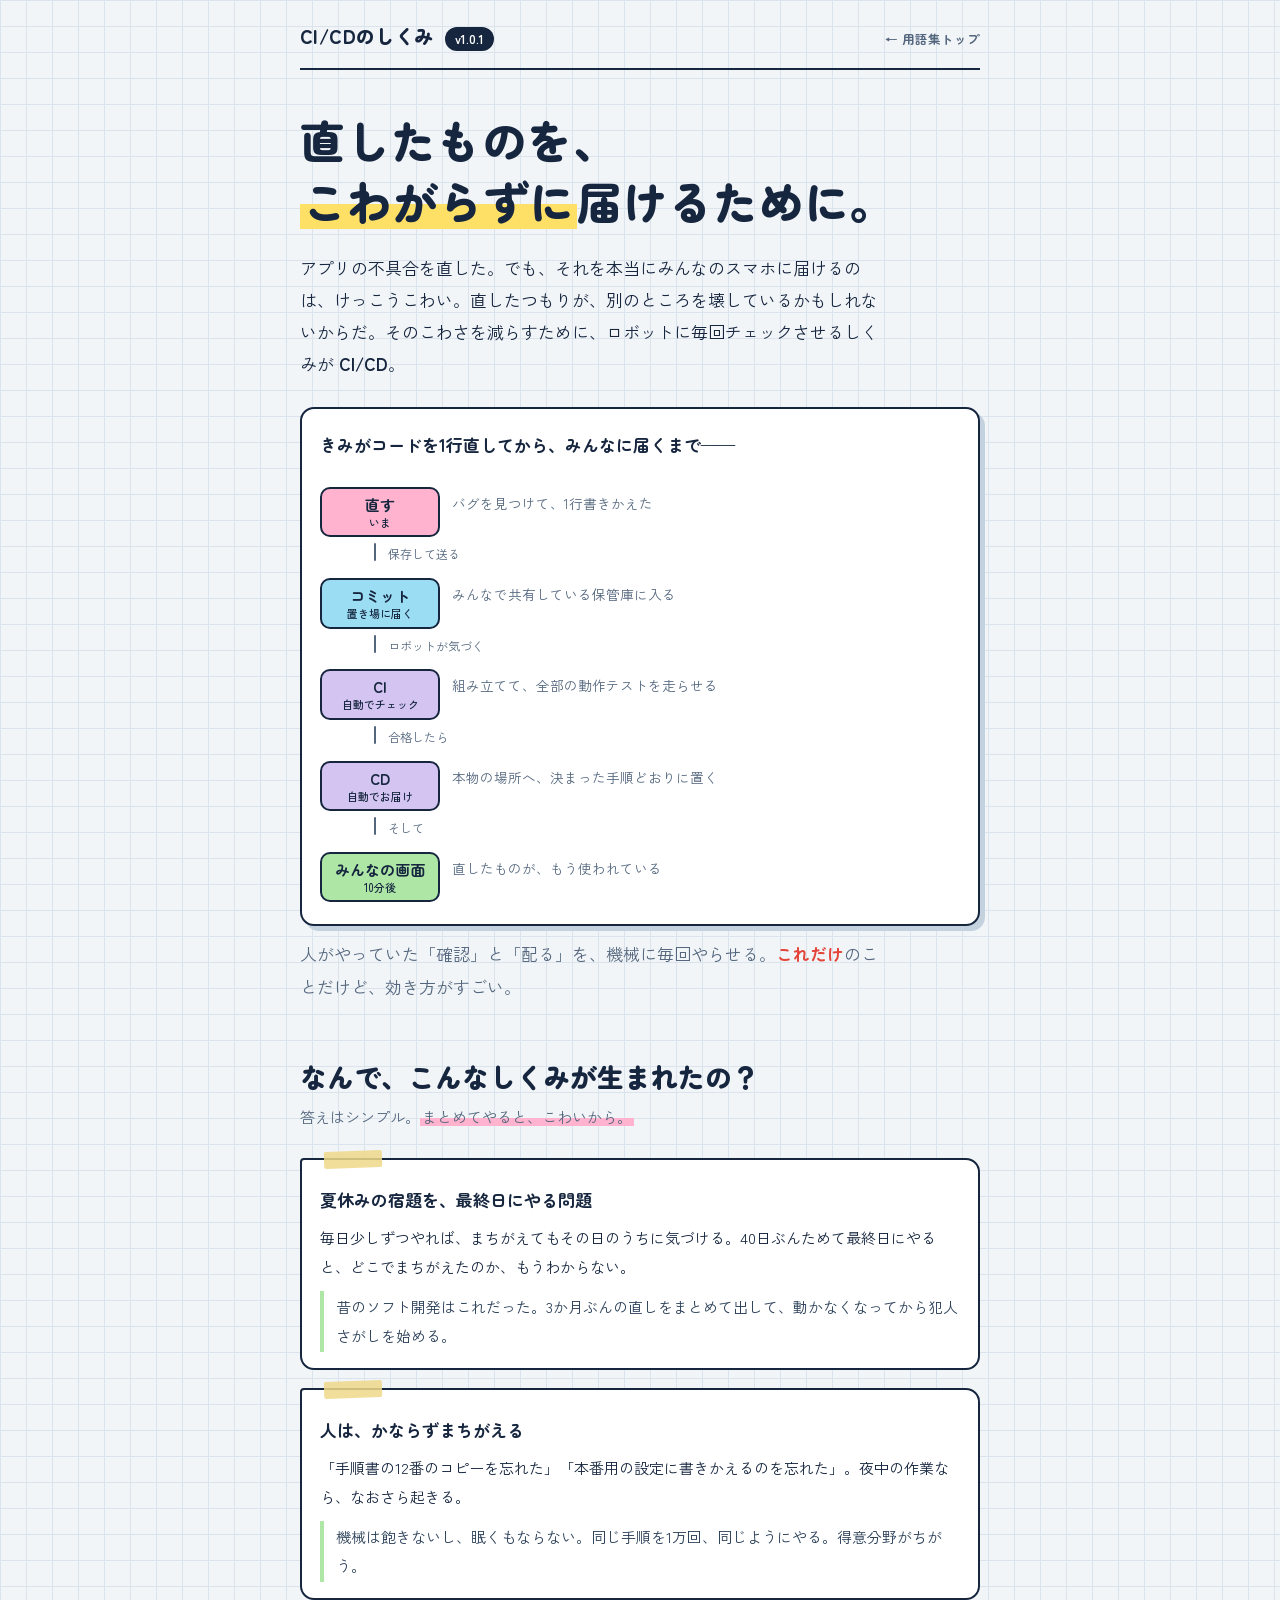
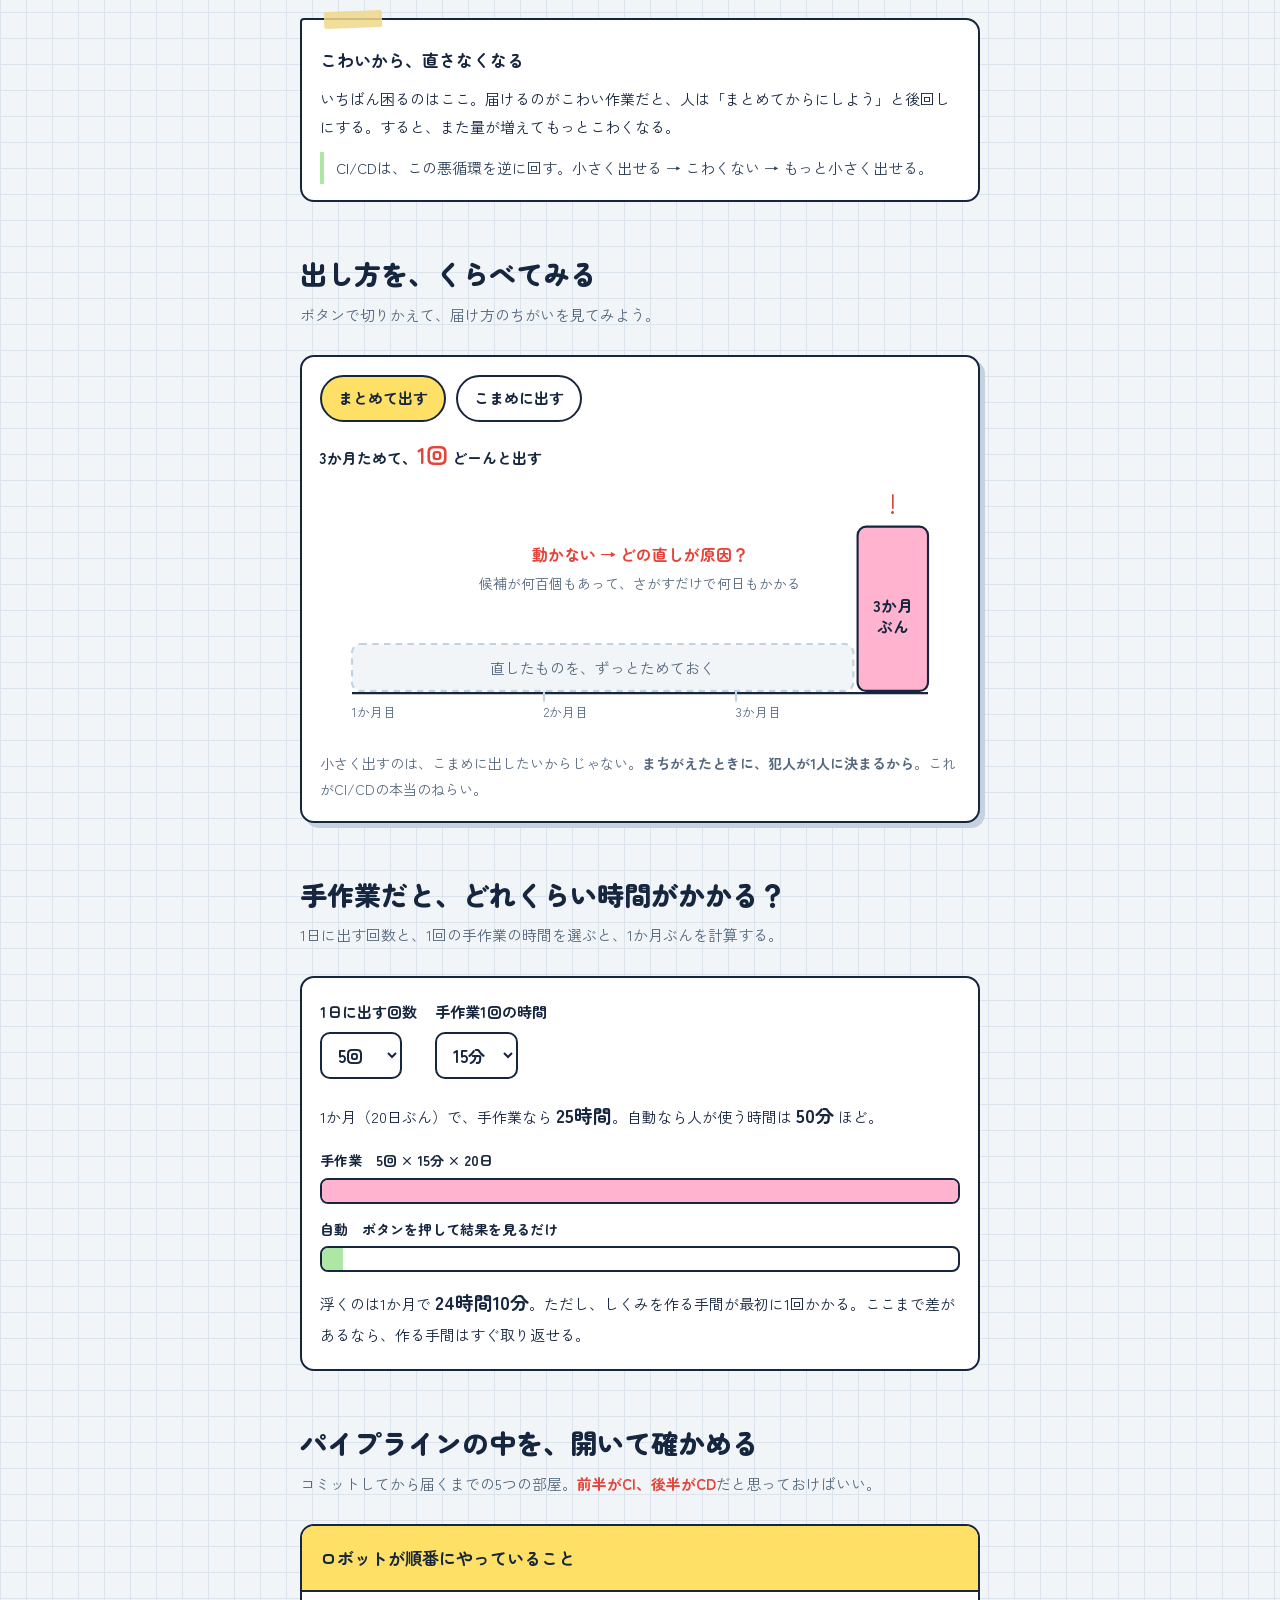
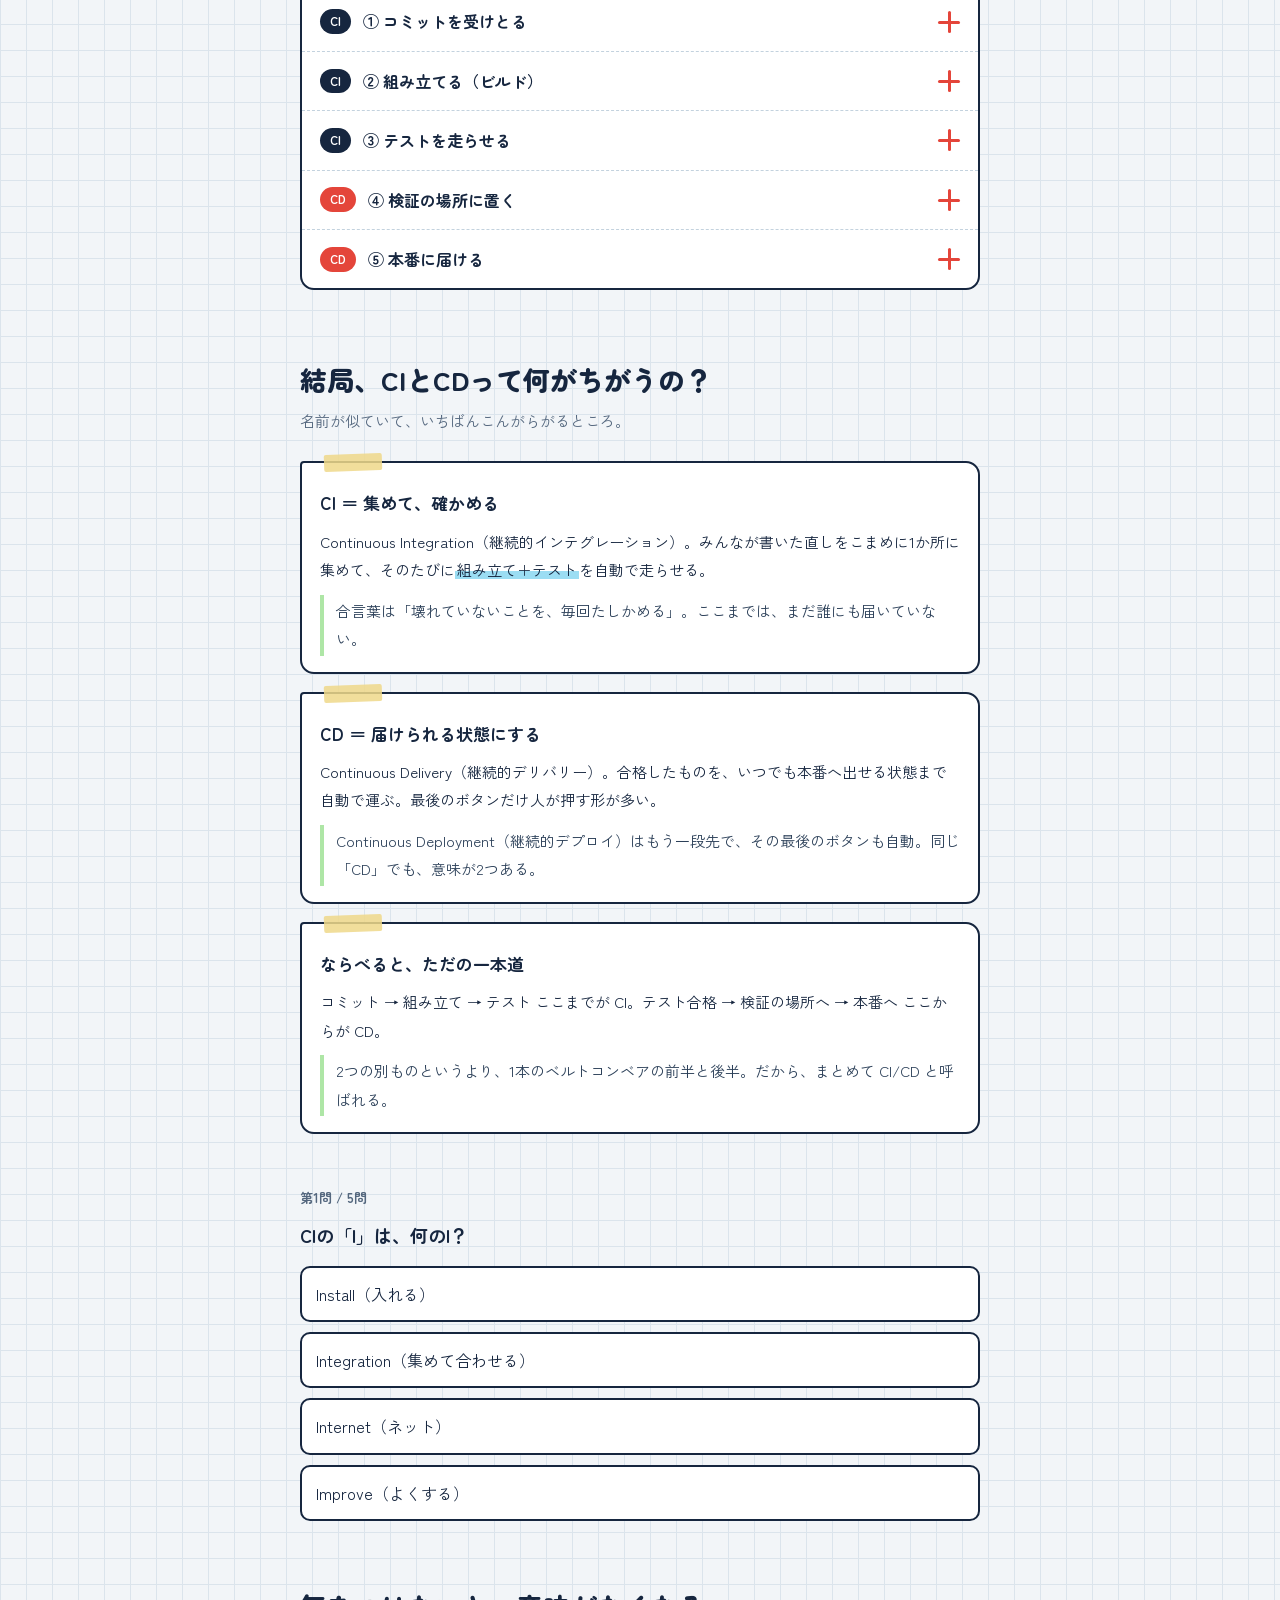
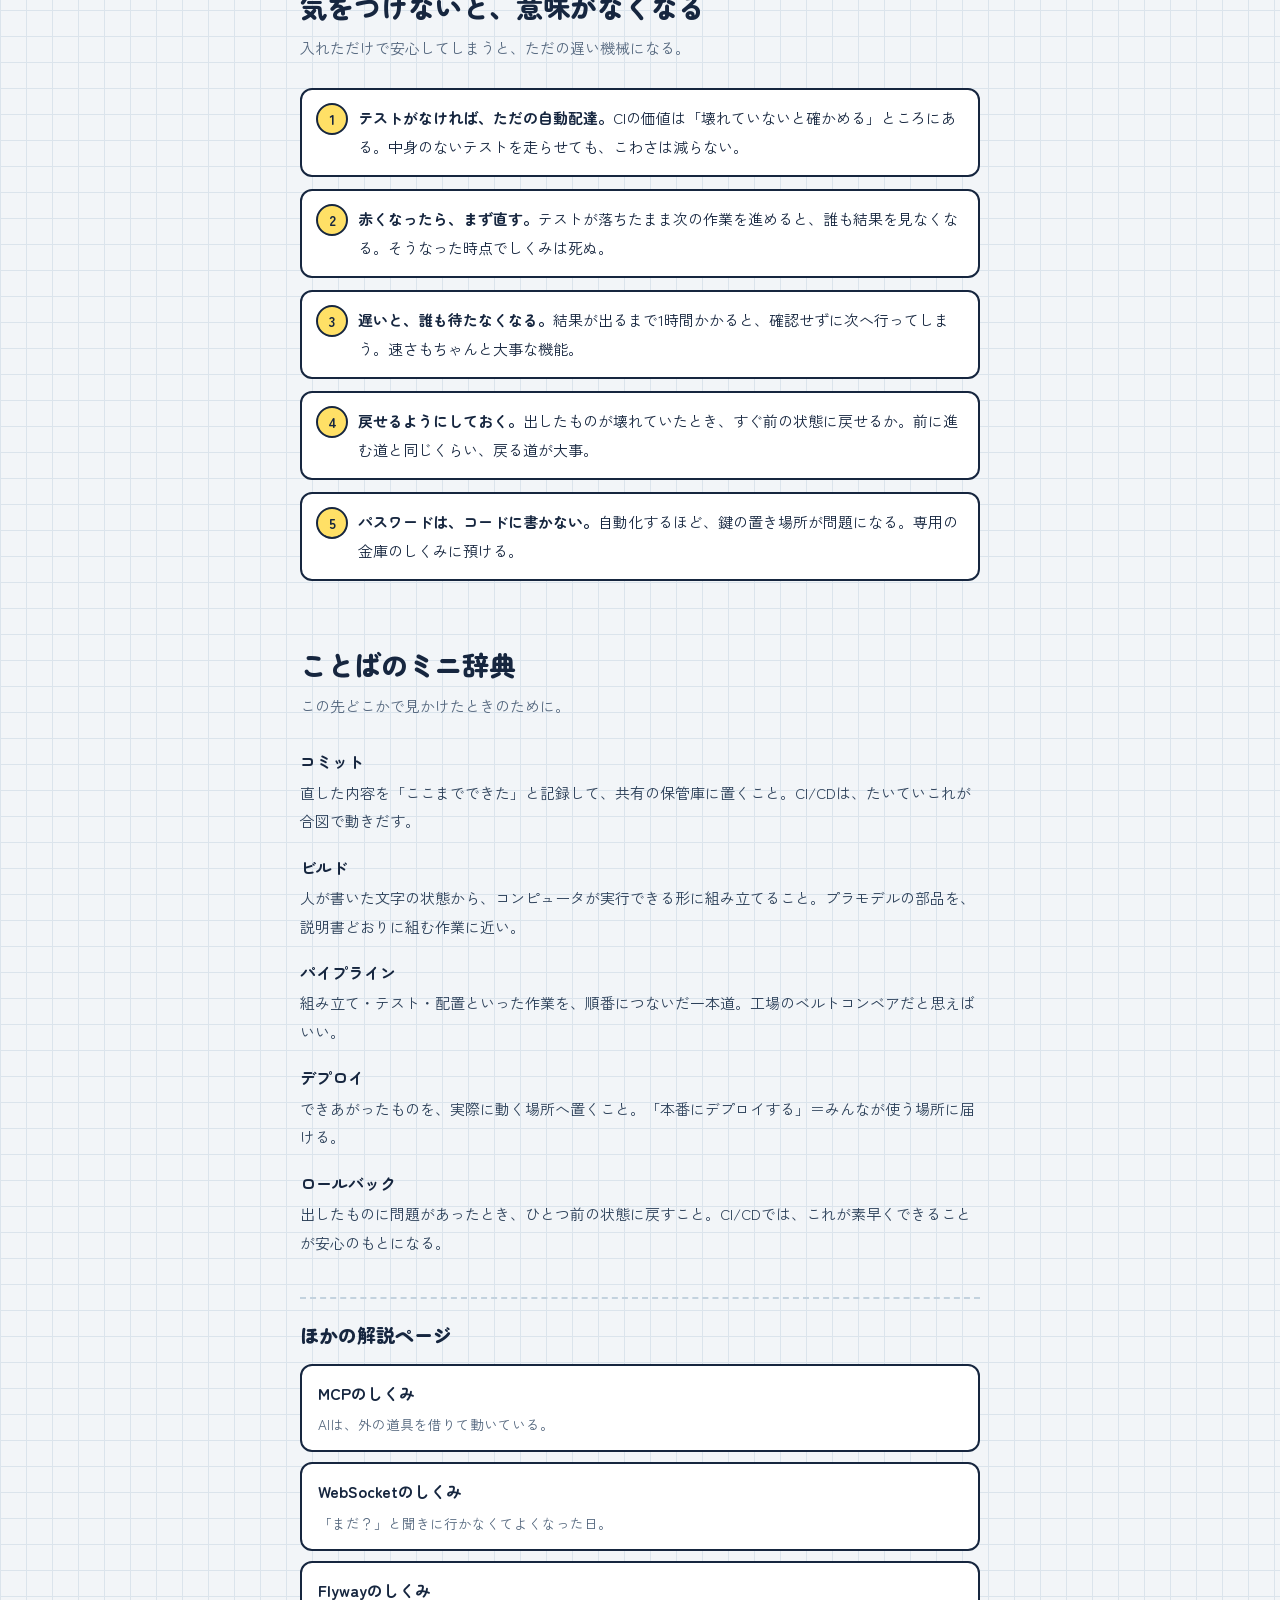
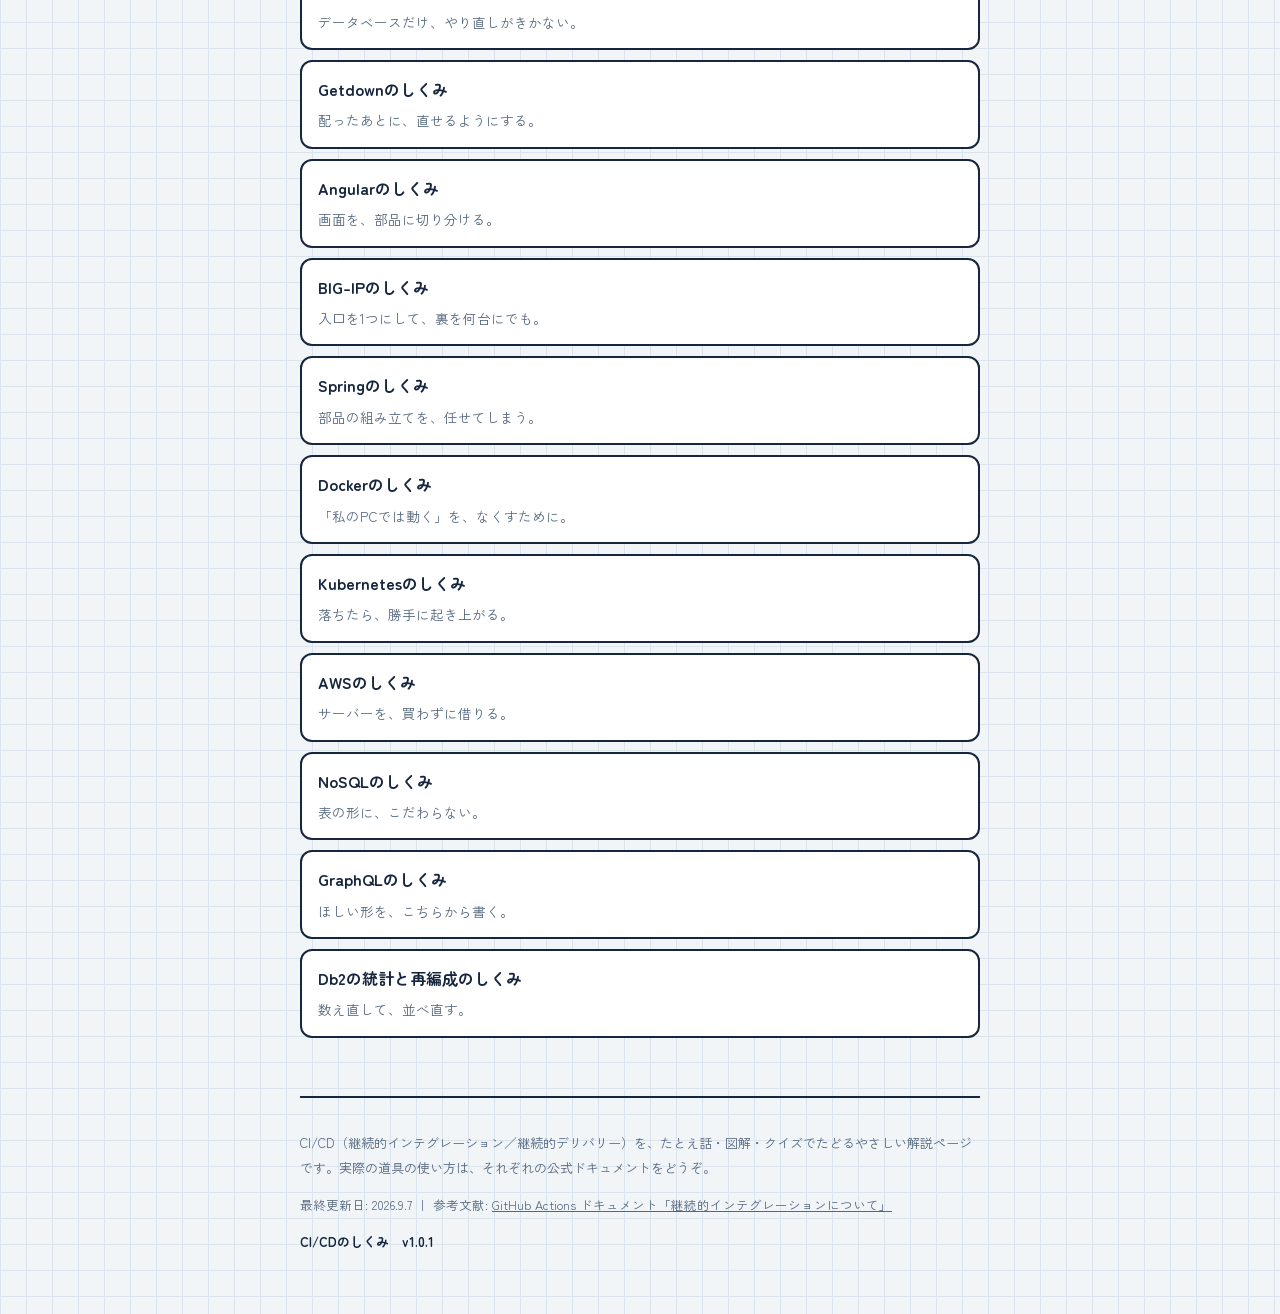
<file: cicd.html>
<!DOCTYPE html>
<html lang="ja">
<head>
<meta charset="utf-8">
<meta name="viewport" content="width=device-width, initial-scale=1">
<title>CI/CDのしくみ — 直したものが、こわがらずに届くまで</title>
<meta name="description" content="CI/CD（継続的インテグレーション／継続的デリバリー）を、身近なたとえ話・図解・クイズでたどるやさしい解説ページ。">
<link rel="preconnect" href="https://fonts.googleapis.com">
<link rel="preconnect" href="https://fonts.gstatic.com" crossorigin>
<link href="https://fonts.googleapis.com/css2?family=Zen+Kaku+Gothic+New:wght@400;500;700&family=Zen+Maru+Gothic:wght@500;700;900&display=swap" rel="stylesheet">
<link rel="stylesheet" href="assets/site.css">
</head>
<body>
<div class="wrap">

<header class="topbar">
  <span class="logo">CI/CDのしくみ</span>
  <span class="ver" id="version">v1.0.1</span>
  <a class="home" href="index.html">← 用語集トップ</a>
</header>

<main>

<div class="hero">
  <h1>直したものを、<br><span class="mark">こわがらずに</span>届けるために。</h1>
  <p>アプリの不具合を直した。でも、それを本当にみんなのスマホに届けるのは、けっこうこわい。直したつもりが、別のところを壊しているかもしれないからだ。そのこわさを減らすために、ロボットに毎回チェックさせるしくみが <strong>CI/CD</strong>。</p>

  <div class="chain">
    <p class="chain-title">きみがコードを1行直してから、みんなに届くまで——</p>
    <ol>
      <li>
        <span class="node now">直す<small>いま</small></span>
        <span class="say">バグを見つけて、1行書きかえた</span>
      </li>
      <li class="arrowline">保存して送る</li>
      <li>
        <span class="node">コミット<small>置き場に届く</small></span>
        <span class="say">みんなで共有している保管庫に入る</span>
      </li>
      <li class="arrowline">ロボットが気づく</li>
      <li>
        <span class="node robot">CI<small>自動でチェック</small></span>
        <span class="say">組み立てて、全部の動作テストを走らせる</span>
      </li>
      <li class="arrowline">合格したら</li>
      <li>
        <span class="node robot">CD<small>自動でお届け</small></span>
        <span class="say">本物の場所へ、決まった手順どおりに置く</span>
      </li>
      <li class="arrowline">そして</li>
      <li>
        <span class="node goal">みんなの画面<small>10分後</small></span>
        <span class="say">直したものが、もう使われている</span>
      </li>
    </ol>
  </div>
  <p class="lead" style="margin-bottom:0">人がやっていた「確認」と「配る」を、機械に毎回やらせる。<span class="pen">これだけ</span>のことだけど、効き方がすごい。</p>
</div>

<section id="why">
  <h2>なんで、こんなしくみが生まれたの？</h2>
  <p class="lead">答えはシンプル。<span class="mark pink">まとめてやると、こわいから。</span></p>

  <div class="notes">
    <div class="note">
      <h3>夏休みの宿題を、最終日にやる問題</h3>
      <p>毎日少しずつやれば、まちがえてもその日のうちに気づける。40日ぶんためて最終日にやると、どこでまちがえたのか、もうわからない。</p>
      <p class="eg">昔のソフト開発はこれだった。3か月ぶんの直しをまとめて出して、動かなくなってから犯人さがしを始める。</p>
    </div>

    <div class="note">
      <h3>人は、かならずまちがえる</h3>
      <p>「手順書の12番のコピーを忘れた」「本番用の設定に書きかえるのを忘れた」。夜中の作業なら、なおさら起きる。</p>
      <p class="eg">機械は飽きないし、眠くもならない。同じ手順を1万回、同じようにやる。得意分野がちがう。</p>
    </div>

    <div class="note">
      <h3>こわいから、直さなくなる</h3>
      <p>いちばん困るのはここ。届けるのがこわい作業だと、人は「まとめてからにしよう」と後回しにする。すると、また量が増えてもっとこわくなる。</p>
      <p class="eg">CI/CDは、この悪循環を逆に回す。小さく出せる → こわくない → もっと小さく出せる。</p>
    </div>
  </div>
</section>

<section id="compare">
  <h2>出し方を、くらべてみる</h2>
  <p class="lead">ボタンで切りかえて、届け方のちがいを見てみよう。</p>

  <div class="board">
    <div class="switch">
      <button type="button" id="btn-old" aria-pressed="true">まとめて出す</button>
      <button type="button" id="btn-new" aria-pressed="false">こまめに出す</button>
    </div>
    <p class="tally" id="tally">3か月ためて、<b>1回</b> どーんと出す</p>
    <figure style="margin:0">
      <svg viewBox="0 0 600 240" role="img" aria-label="3か月ぶんをためて一度に出すやり方と、毎日小さく出すやり方を比べた図">
        <g font-family="'Zen Maru Gothic',sans-serif">
          <line x1="30" y1="196" x2="570" y2="196" stroke="#16263F" stroke-width="2"/>
          <g fill="#54677E" font-size="12" font-family="'Zen Kaku Gothic New',sans-serif">
            <text x="30" y="218">1か月目</text>
            <text x="210" y="218">2か月目</text>
            <text x="390" y="218">3か月目</text>
          </g>
          <line x1="210" y1="188" x2="210" y2="204" stroke="#C3D2DE" stroke-width="2"/>
          <line x1="390" y1="188" x2="390" y2="204" stroke="#C3D2DE" stroke-width="2"/>

          <g id="view-old">
            <rect x="30" y="150" width="470" height="44" rx="8" fill="#F2F5F8" stroke="#C3D2DE" stroke-width="2" stroke-dasharray="6 5"/>
            <text x="265" y="178" text-anchor="middle" font-size="14" fill="#54677E" font-family="'Zen Kaku Gothic New',sans-serif">直したものを、ずっとためておく</text>
            <rect x="504" y="40" width="66" height="154" rx="8" fill="#FFB3CE" stroke="#16263F" stroke-width="2"/>
            <text x="537" y="120" text-anchor="middle" font-size="15" font-weight="700" fill="#16263F">3か月</text>
            <text x="537" y="140" text-anchor="middle" font-size="15" font-weight="700" fill="#16263F">ぶん</text>
            <text x="537" y="28" text-anchor="middle" font-size="26" fill="#E4453A">!</text>
            <text x="300" y="72" text-anchor="middle" font-size="15" font-weight="700" fill="#E4453A">動かない → どの直しが原因？</text>
            <text x="300" y="98" text-anchor="middle" font-size="13" fill="#54677E" font-family="'Zen Kaku Gothic New',sans-serif">候補が何百個もあって、さがすだけで何日もかかる</text>
          </g>

          <g id="view-new" class="hidden">
            <g fill="#AEE6A6" stroke="#16263F" stroke-width="2">
              <rect x="34" y="164" width="26" height="30" rx="5"/>
              <rect x="79" y="164" width="26" height="30" rx="5"/>
              <rect x="124" y="164" width="26" height="30" rx="5"/>
              <rect x="169" y="164" width="26" height="30" rx="5"/>
              <rect x="214" y="164" width="26" height="30" rx="5"/>
              <rect x="259" y="164" width="26" height="30" rx="5"/>
              <rect x="304" y="164" width="26" height="30" rx="5"/>
              <rect x="349" y="164" width="26" height="30" rx="5"/>
              <rect x="394" y="164" width="26" height="30" rx="5"/>
              <rect x="439" y="164" width="26" height="30" rx="5"/>
              <rect x="484" y="164" width="26" height="30" rx="5"/>
            </g>
            <rect x="529" y="164" width="26" height="30" rx="5" fill="#FFB3CE" stroke="#16263F" stroke-width="2"/>
            <text x="542" y="156" text-anchor="middle" font-size="20" fill="#E4453A">!</text>
            <text x="300" y="72" text-anchor="middle" font-size="15" font-weight="700" fill="#1E8A4C">動かない → 直前の1個が原因</text>
            <text x="300" y="98" text-anchor="middle" font-size="13" fill="#54677E" font-family="'Zen Kaku Gothic New',sans-serif">候補は1個だけ。すぐ元に戻せるし、すぐ直せる</text>
            <text x="300" y="128" text-anchor="middle" font-size="13" fill="#54677E" font-family="'Zen Kaku Gothic New',sans-serif">緑のひとつひとつが、ロボットの合格をもらった小さな直し</text>
          </g>
        </g>
      </svg>
      <figcaption>小さく出すのは、こまめに出したいからじゃない。<strong>まちがえたときに、犯人が1人に決まるから</strong>。これがCI/CDの本当のねらい。</figcaption>
    </figure>
  </div>
</section>

<section id="calc">
  <h2>手作業だと、どれくらい時間がかかる？</h2>
  <p class="lead">1日に出す回数と、1回の手作業の時間を選ぶと、1か月ぶんを計算する。</p>
  <div class="calcbox">
    <div class="calcrow">
      <div>
        <label for="times">1日に出す回数</label>
        <select id="times"></select>
      </div>
      <div>
        <label for="mins">手作業1回の時間</label>
        <select id="mins"></select>
      </div>
    </div>
    <div class="result" id="calc-result"></div>
  </div>
</section>

<section id="pipeline">
  <h2>パイプラインの中を、開いて確かめる</h2>
  <p class="lead">コミットしてから届くまでの5つの部屋。<span class="pen">前半がCI、後半がCD</span>だと思っておけばいい。</p>

  <div class="tree">
    <h3>ロボットが順番にやっていること</h3>
    <div class="step-list" id="tree-pipe"></div>
  </div>
</section>

<section id="cicd">
  <h2>結局、CIとCDって何がちがうの？</h2>
  <p class="lead">名前が似ていて、いちばんこんがらがるところ。</p>
  <div class="notes">
    <div class="note">
      <h3>CI ＝ 集めて、確かめる</h3>
      <p>Continuous Integration（継続的インテグレーション）。みんなが書いた直しをこまめに1か所に集めて、そのたびに<span class="mark cyan">組み立て＋テスト</span>を自動で走らせる。</p>
      <p class="eg">合言葉は「壊れていないことを、毎回たしかめる」。ここまでは、まだ誰にも届いていない。</p>
    </div>
    <div class="note">
      <h3>CD ＝ 届けられる状態にする</h3>
      <p>Continuous Delivery（継続的デリバリー）。合格したものを、いつでも本番へ出せる状態まで自動で運ぶ。最後のボタンだけ人が押す形が多い。</p>
      <p class="eg">Continuous Deployment（継続的デプロイ）はもう一段先で、その最後のボタンも自動。同じ「CD」でも、意味が2つある。</p>
    </div>
    <div class="note">
      <h3>ならべると、ただの一本道</h3>
      <p>コミット → 組み立て → テスト ここまでが CI。テスト合格 → 検証の場所へ → 本番へ ここからが CD。</p>
      <p class="eg">2つの別ものというより、1本のベルトコンベアの前半と後半。だから、まとめて CI/CD と呼ばれる。</p>
    </div>
  </div>
</section>

<section id="quiz">
  <h2>クイズ：きみは何問わかる？</h2>
  <p class="lead">全5問。まちがえても大丈夫、答えのほうが面白い。</p>
  <div class="quiz" id="quiz"></div>
</section>

<section id="careful">
  <h2>気をつけないと、意味がなくなる</h2>
  <p class="lead">入れただけで安心してしまうと、ただの遅い機械になる。</p>
  <ol class="steps">
    <li><b>テストがなければ、ただの自動配達。</b>CIの価値は「壊れていないと確かめる」ところにある。中身のないテストを走らせても、こわさは減らない。</li>
    <li><b>赤くなったら、まず直す。</b>テストが落ちたまま次の作業を進めると、誰も結果を見なくなる。そうなった時点でしくみは死ぬ。</li>
    <li><b>遅いと、誰も待たなくなる。</b>結果が出るまで1時間かかると、確認せずに次へ行ってしまう。速さもちゃんと大事な機能。</li>
    <li><b>戻せるようにしておく。</b>出したものが壊れていたとき、すぐ前の状態に戻せるか。前に進む道と同じくらい、戻る道が大事。</li>
    <li><b>パスワードは、コードに書かない。</b>自動化するほど、鍵の置き場所が問題になる。専用の金庫のしくみに預ける。</li>
  </ol>
</section>

<section id="words">
  <h2>ことばのミニ辞典</h2>
  <p class="lead">この先どこかで見かけたときのために。</p>
  <dl class="words">
    <dt>コミット</dt>
    <dd>直した内容を「ここまでできた」と記録して、共有の保管庫に置くこと。CI/CDは、たいていこれが合図で動きだす。</dd>
    <dt>ビルド</dt>
    <dd>人が書いた文字の状態から、コンピュータが実行できる形に組み立てること。プラモデルの部品を、説明書どおりに組む作業に近い。</dd>
    <dt>パイプライン</dt>
    <dd>組み立て・テスト・配置といった作業を、順番につないだ一本道。工場のベルトコンベアだと思えばいい。</dd>
    <dt>デプロイ</dt>
    <dd>できあがったものを、実際に動く場所へ置くこと。「本番にデプロイする」＝みんなが使う場所に届ける。</dd>
    <dt>ロールバック</dt>
    <dd>出したものに問題があったとき、ひとつ前の状態に戻すこと。CI/CDでは、これが素早くできることが安心のもとになる。</dd>
  </dl>
</section>

<section class="sibling">
  <h2>ほかの解説ページ</h2>
  <ul>
    <li><a href="mcp.html"><b>MCPのしくみ</b><span>AIは、外の道具を借りて動いている。</span></a></li>
    <li><a href="websocket.html"><b>WebSocketのしくみ</b><span>「まだ？」と聞きに行かなくてよくなった日。</span></a></li>
    <li><a href="flyway.html"><b>Flywayのしくみ</b><span>データベースだけ、やり直しがきかない。</span></a></li>
    <li><a href="getdown.html"><b>Getdownのしくみ</b><span>配ったあとに、直せるようにする。</span></a></li>
    <li><a href="angular.html"><b>Angularのしくみ</b><span>画面を、部品に切り分ける。</span></a></li>
    <li><a href="bigip.html"><b>BIG-IPのしくみ</b><span>入口を1つにして、裏を何台にでも。</span></a></li>
    <li><a href="spring.html"><b>Springのしくみ</b><span>部品の組み立てを、任せてしまう。</span></a></li>
    <li><a href="docker.html"><b>Dockerのしくみ</b><span>「私のPCでは動く」を、なくすために。</span></a></li>
    <li><a href="kubernetes.html"><b>Kubernetesのしくみ</b><span>落ちたら、勝手に起き上がる。</span></a></li>
    <li><a href="aws.html"><b>AWSのしくみ</b><span>サーバーを、買わずに借りる。</span></a></li>
    <li><a href="nosql.html"><b>NoSQLのしくみ</b><span>表の形に、こだわらない。</span></a></li>
    <li><a href="graphql.html"><b>GraphQLのしくみ</b><span>ほしい形を、こちらから書く。</span></a></li>
    <li><a href="db2.html"><b>Db2の統計と再編成のしくみ</b><span>数え直して、並べ直す。</span></a></li>
  </ul>
</section>

</main>

<footer>
  <p>CI/CD（継続的インテグレーション／継続的デリバリー）を、たとえ話・図解・クイズでたどるやさしい解説ページです。実際の道具の使い方は、それぞれの公式ドキュメントをどうぞ。</p>
  <p class="footmeta">最終更新日: 2026.9.7 ｜ 参考文献: <a href="https://docs.github.com/ja/actions/about-github-actions/about-continuous-integration" target="_blank" rel="noopener">GitHub Actions ドキュメント「継続的インテグレーションについて」</a></p>
  <p class="footver">CI/CDのしくみ　v1.0.1</p>
</footer>

</div>

<script>
"use strict";
var APP_VERSION = "1.0.1";

/* ============ 出し方の切りかえ ============ */
function initSwitch(){
  var oldV = document.getElementById("view-old");
  var newV = document.getElementById("view-new");
  var oBtn = document.getElementById("btn-old");
  var nBtn = document.getElementById("btn-new");
  var tally = document.getElementById("tally");
  if(!oldV || !newV) return;

  function show(isOld){
    oldV.classList.toggle("hidden", !isOld);
    newV.classList.toggle("hidden", isOld);
    oBtn.setAttribute("aria-pressed", isOld ? "true" : "false");
    nBtn.setAttribute("aria-pressed", isOld ? "false" : "true");
    tally.innerHTML = isOld
      ? '3か月ためて、<b>1回</b> どーんと出す'
      : '毎週すこしずつ、<b>12回</b> に分けて出す';
  }
  oBtn.addEventListener("click", function(){ show(true); });
  nBtn.addEventListener("click", function(){ show(false); });
}

/* ============ 手作業の時間の計算 ============ */
function initCalc(){
  var t = document.getElementById("times");
  var m = document.getElementById("mins");
  var res = document.getElementById("calc-result");
  if(!t || !m || !res) return;

  [1,2,3,5,8,10,15,20].forEach(function(v){
    var o = document.createElement("option");
    o.value = String(v); o.textContent = v + "回";
    if(v === 5) o.selected = true;
    t.appendChild(o);
  });
  [5,10,15,20,30,45,60].forEach(function(v){
    var o = document.createElement("option");
    o.value = String(v); o.textContent = v + "分";
    if(v === 15) o.selected = true;
    m.appendChild(o);
  });

  function update(){
    var times = parseInt(t.value, 10);
    var mins = parseInt(m.value, 10);
    var days = 20;
    var manual = times * mins * days;
    var auto = Math.round(times * days * 0.5);
    var saved = manual - auto;
    var max = Math.max(manual, 1);

    function hm(x){
      var h = Math.floor(x / 60), mm = x % 60;
      return (h > 0 ? h + "時間" : "") + (mm > 0 || h === 0 ? mm + "分" : "");
    }

    var html = '<p class="rline">1か月（20日ぶん）で、手作業なら <strong>' + hm(manual) +
               '</strong>。自動なら人が使う時間は <strong>' + hm(auto) + '</strong> ほど。</p>';

    html += '<div class="bars">';
    html += '<div><p class="bar-label">手作業　' + times + '回 × ' + mins + '分 × 20日</p>' +
            '<div class="bar"><span style="width:100%"></span></div></div>';
    html += '<div><p class="bar-label">自動　ボタンを押して結果を見るだけ</p>' +
            '<div class="bar good"><span style="width:' + Math.max(auto / max * 100, 2) + '%"></span></div></div>';
    html += '</div>';

    html += '<p class="rline" style="margin:0">浮くのは1か月で <strong>' + hm(saved) +
            '</strong>。ただし、しくみを作る手間が最初に1回かかる。' +
            (manual >= 600
              ? 'ここまで差があるなら、作る手間はすぐ取り返せる。'
              : '回数が少ないうちは、時間より「まちがえない」ことのほうが得になる。') + '</p>';

    res.innerHTML = html;
  }

  t.addEventListener("change", update);
  m.addEventListener("change", update);
  update();
}

/* ============ パイプライン ============ */
var PIPE = [
  {y:"CI", cd:false, n:"① コミットを受けとる", t:"人が「そろそろテストしよう」と思い出すまで、<b>誰もチェックしない</b>。", f:"保管庫に直しが届いた瞬間、ロボットが自動で気づいて動きだす。人が忘れても止まらない。"},
  {y:"CI", cd:false, n:"② 組み立てる（ビルド）", t:"「自分のパソコンでは動いたのに」で終わってしまう。<b>環境ごとに結果がちがう</b>。", f:"毎回まっさらな場所で、決まった手順で組み立て直す。ここで失敗すれば、書きまちがいがすぐわかる。"},
  {y:"CI", cd:false, n:"③ テストを走らせる", t:"直した所は確かめても、<b>関係ないと思っていた所</b>が壊れていることに気づけない。", f:"用意しておいた何百個の確認を、毎回ぜんぶ自動で走らせる。ここがCIのいちばんおいしいところ。"},
  {y:"CD", cd:true, n:"④ 検証の場所に置く", t:"いきなり本番に出すのはこわい。かといって、手で用意した確認環境は<b>本番と微妙にちがう</b>。", f:"本番とそっくりの場所へ自動で置いて、実際の画面で最終確認する。リハーサル会場のようなもの。"},
  {y:"CD", cd:true, n:"⑤ 本番に届ける", t:"深夜の手作業。手順書の1行を飛ばすと、<b>お客さんの画面が真っ白</b>になる。", f:"同じ手順を機械が実行する。問題が出たら、すぐ前の状態に戻す道もあらかじめ用意しておく。"}
];

function buildPipe(){
  var host = document.getElementById("tree-pipe");
  if(!host) return;
  PIPE.forEach(function(s, i){
    var wrap = document.createElement("div");
    wrap.className = "step";
    wrap.setAttribute("aria-expanded","false");

    var btnId = "pipe-btn-" + i;
    var panId = "pipe-pan-" + i;

    var btn = document.createElement("button");
    btn.type = "button";
    btn.id = btnId;
    btn.setAttribute("aria-controls", panId);
    btn.setAttribute("aria-expanded","false");
    btn.innerHTML = '<span class="yr' + (s.cd ? " cd" : "") + '">' + s.y + '</span><span class="nm">' + s.n +
                    '</span><span class="plus" aria-hidden="true"></span>';

    var pan = document.createElement("div");
    pan.className = "detail";
    pan.id = panId;
    pan.hidden = true;
    pan.setAttribute("role","region");
    pan.setAttribute("aria-labelledby", btnId);
    pan.innerHTML = '<p class="trouble">😖 これがないと：' + s.t + '</p>' +
                    '<p class="fix">💡 ロボットの仕事：' + s.f + '</p>';

    btn.addEventListener("click", function(){
      var open = pan.hidden;
      pan.hidden = !open;
      btn.setAttribute("aria-expanded", open ? "true" : "false");
      wrap.setAttribute("aria-expanded", open ? "true" : "false");
    });

    wrap.appendChild(btn);
    wrap.appendChild(pan);
    host.appendChild(wrap);
  });
}

/* ============ クイズ ============ */
var QUIZ = [
  {
    q:"CIの「I」は、何のI？",
    c:["Install（入れる）","Integration（集めて合わせる）","Internet（ネット）","Improve（よくする）"],
    a:1,
    e:"Continuous Integration。みんなが書いた直しを、こまめに1か所へ集めて合わせること。集めるたびに自動で組み立ててテストする、というのがCIの中身。"
  },
  {
    q:"小さく、こまめに出すいちばんの理由は？",
    c:["まちがえたとき、原因が1個に決まるから","上司によく見えるから","サーバーが安くなるから","コードが短くなるから"],
    a:0,
    e:"3か月ぶんをまとめて出すと、壊れたとき候補が何百個にもなる。1個ずつ出していれば、犯人はいつも直前の1個。戻すのも簡単になる。"
  },
  {
    q:"テストが落ちて赤くなった。まずどうする？",
    c:["気にせず次の作業を進める","とりあえずテストを消す","最優先で直す","来週まとめて見る"],
    a:2,
    e:"赤いまま放っておくと、誰も結果を見なくなる。そうなった瞬間にCIは飾りになる。「赤は止まれ」を守れるかどうかが、成功と失敗の分かれ目。"
  },
  {
    q:"CIとCDの境目は、だいたいどこ？",
    c:["朝と夜のあいだ","テストに合格したところ","コードを書きはじめたところ","会議で決めたところ"],
    a:1,
    e:"集めてテストするまでがCI、合格したものを実際の場所へ運ぶのがCD。1本のベルトコンベアの前半と後半、という関係。"
  },
  {
    q:"CI/CDを入れると、いちばん変わることは？",
    c:["プログラムが速くなる","バグがゼロになる","直して届けるのが、こわくなくなる","コードを書かなくてよくなる"],
    a:2,
    e:"バグがゼロになるわけでも、プログラムが速くなるわけでもない。変わるのは「出すのがこわい」という気持ちのほう。こわくないから小さく出せて、小さく出すからもっとこわくなくなる。"
  }
];

var qIndex = 0, qScore = 0;

function renderQuiz(){
  var host = document.getElementById("quiz");
  if(!host) return;

  if(qIndex >= QUIZ.length){
    var msg = qScore === 5 ? "全問正解。もう人に説明できるレベル。"
            : qScore >= 3 ? "いい線いってる。まちがえた問題ほど、覚えて帰れる。"
            : "ここからが面白いところ。上のパイプラインをもう一度ひらいてみよう。";
    host.innerHTML = '<p class="score">結果：' + qScore + ' / ' + QUIZ.length + ' 問正解</p>' +
                     '<p style="margin:0 0 14px">' + msg + '</p>' +
                     '<button class="qnext" type="button" id="again">もう一度やる</button>';
    document.getElementById("again").addEventListener("click", function(){
      qIndex = 0; qScore = 0; renderQuiz();
    });
    return;
  }

  var item = QUIZ[qIndex];
  var html = '<div class="qhead"><span class="qcount">第' + (qIndex+1) + '問 / ' + QUIZ.length + '問</span></div>' +
             '<p class="qtext">' + item.q + '</p><div class="choices">';
  item.c.forEach(function(text, i){
    html += '<button class="choice" type="button" data-i="' + i + '">' + text + '</button>';
  });
  html += '</div><div class="answer" id="answer" hidden></div>';
  host.innerHTML = html;

  var buttons = host.querySelectorAll(".choice");
  Array.prototype.forEach.call(buttons, function(b){
    b.addEventListener("click", function(){
      var picked = parseInt(b.dataset.i, 10);
      var ok = picked === item.a;
      if(ok) qScore++;

      Array.prototype.forEach.call(buttons, function(x, i){
        x.disabled = true;
        if(i === item.a) x.classList.add("correct");
        else if(i === picked) x.classList.add("wrong");
      });

      var ans = document.getElementById("answer");
      ans.hidden = false;
      ans.innerHTML = '<span class="verdict ' + (ok ? "ok" : "ng") + '">' +
                      (ok ? "正解！" : "残念、正解は「" + item.c[item.a] + "」") + '</span>' +
                      item.e +
                      '<div><button class="qnext" type="button" id="next">' +
                      (qIndex === QUIZ.length - 1 ? "結果を見る" : "次の問題へ") + '</button></div>';
      document.getElementById("next").addEventListener("click", function(){
        qIndex++; renderQuiz();
      });
      document.getElementById("next").focus();
    });
  });
}

document.addEventListener("DOMContentLoaded", function(){
  document.getElementById("version").textContent = "v" + APP_VERSION;
  initSwitch();
  initCalc();
  buildPipe();
  renderQuiz();
});
</script>
</body>
</html>
</file>
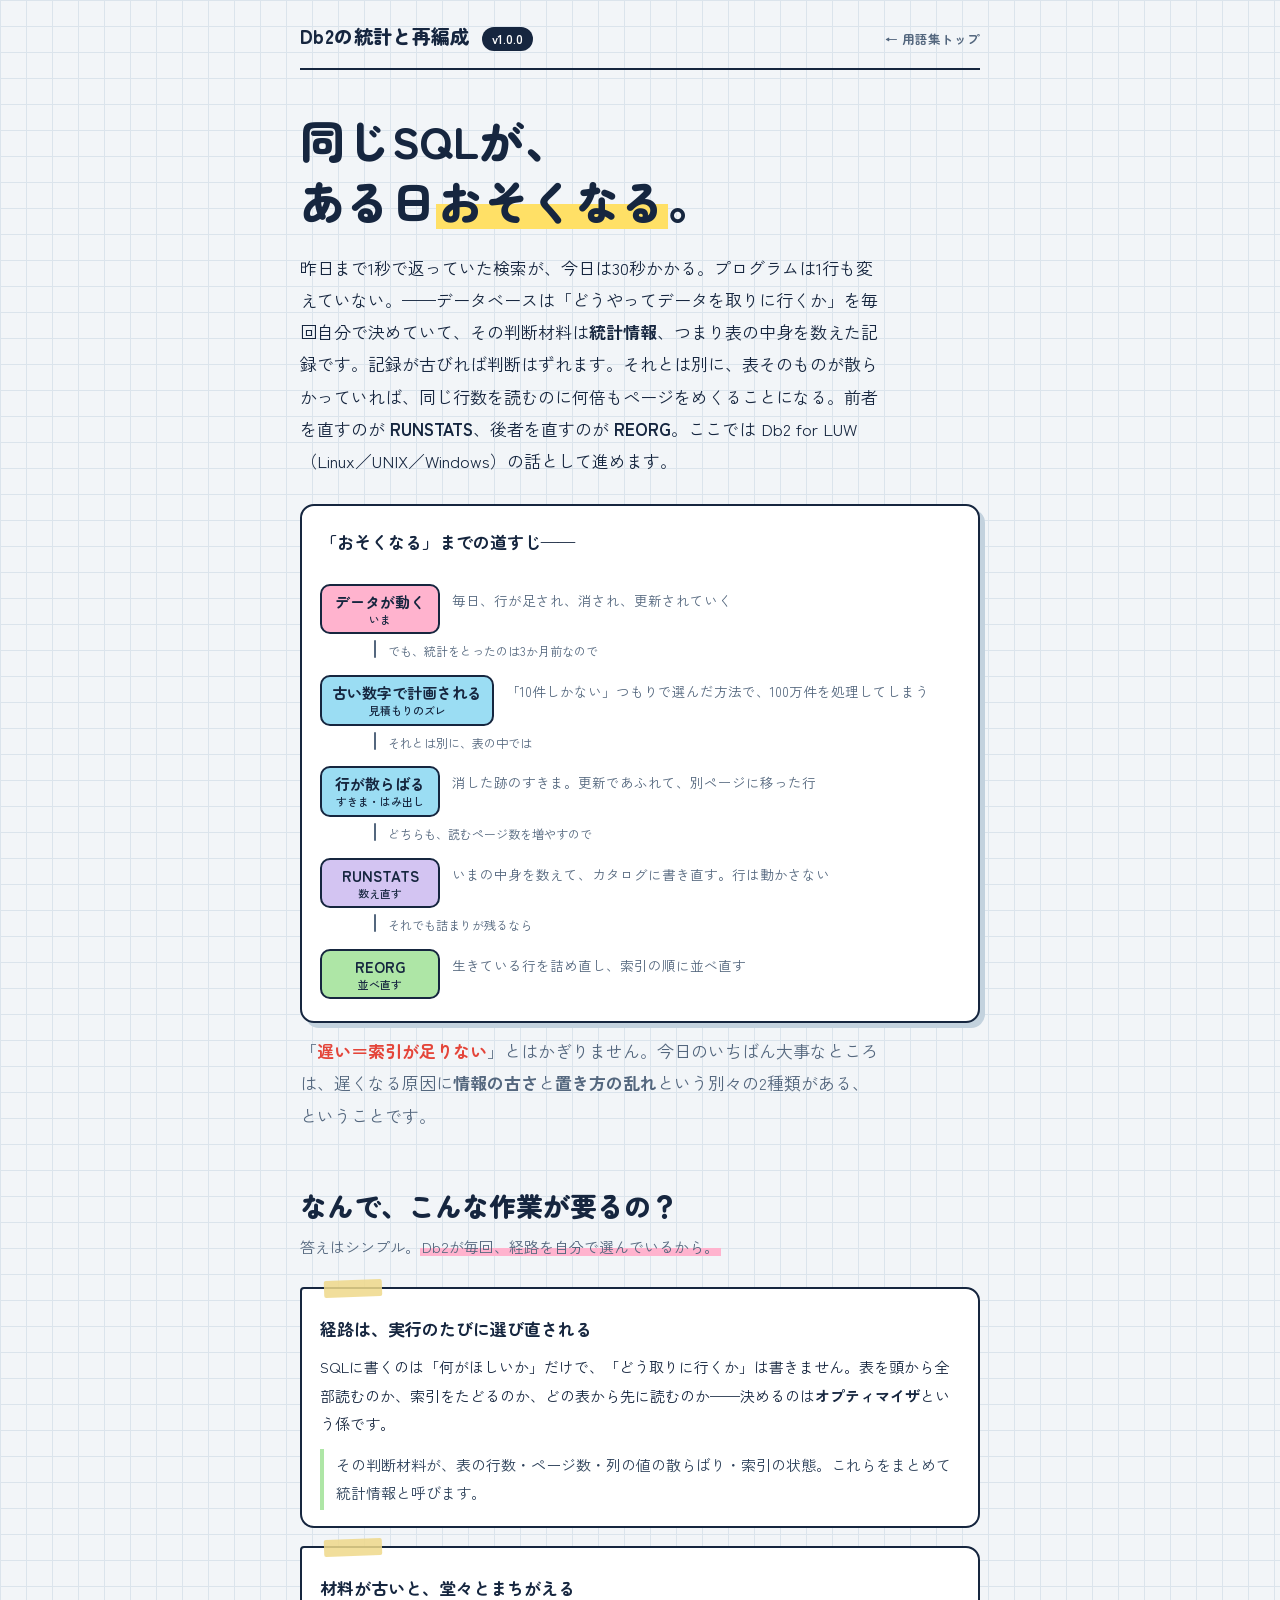
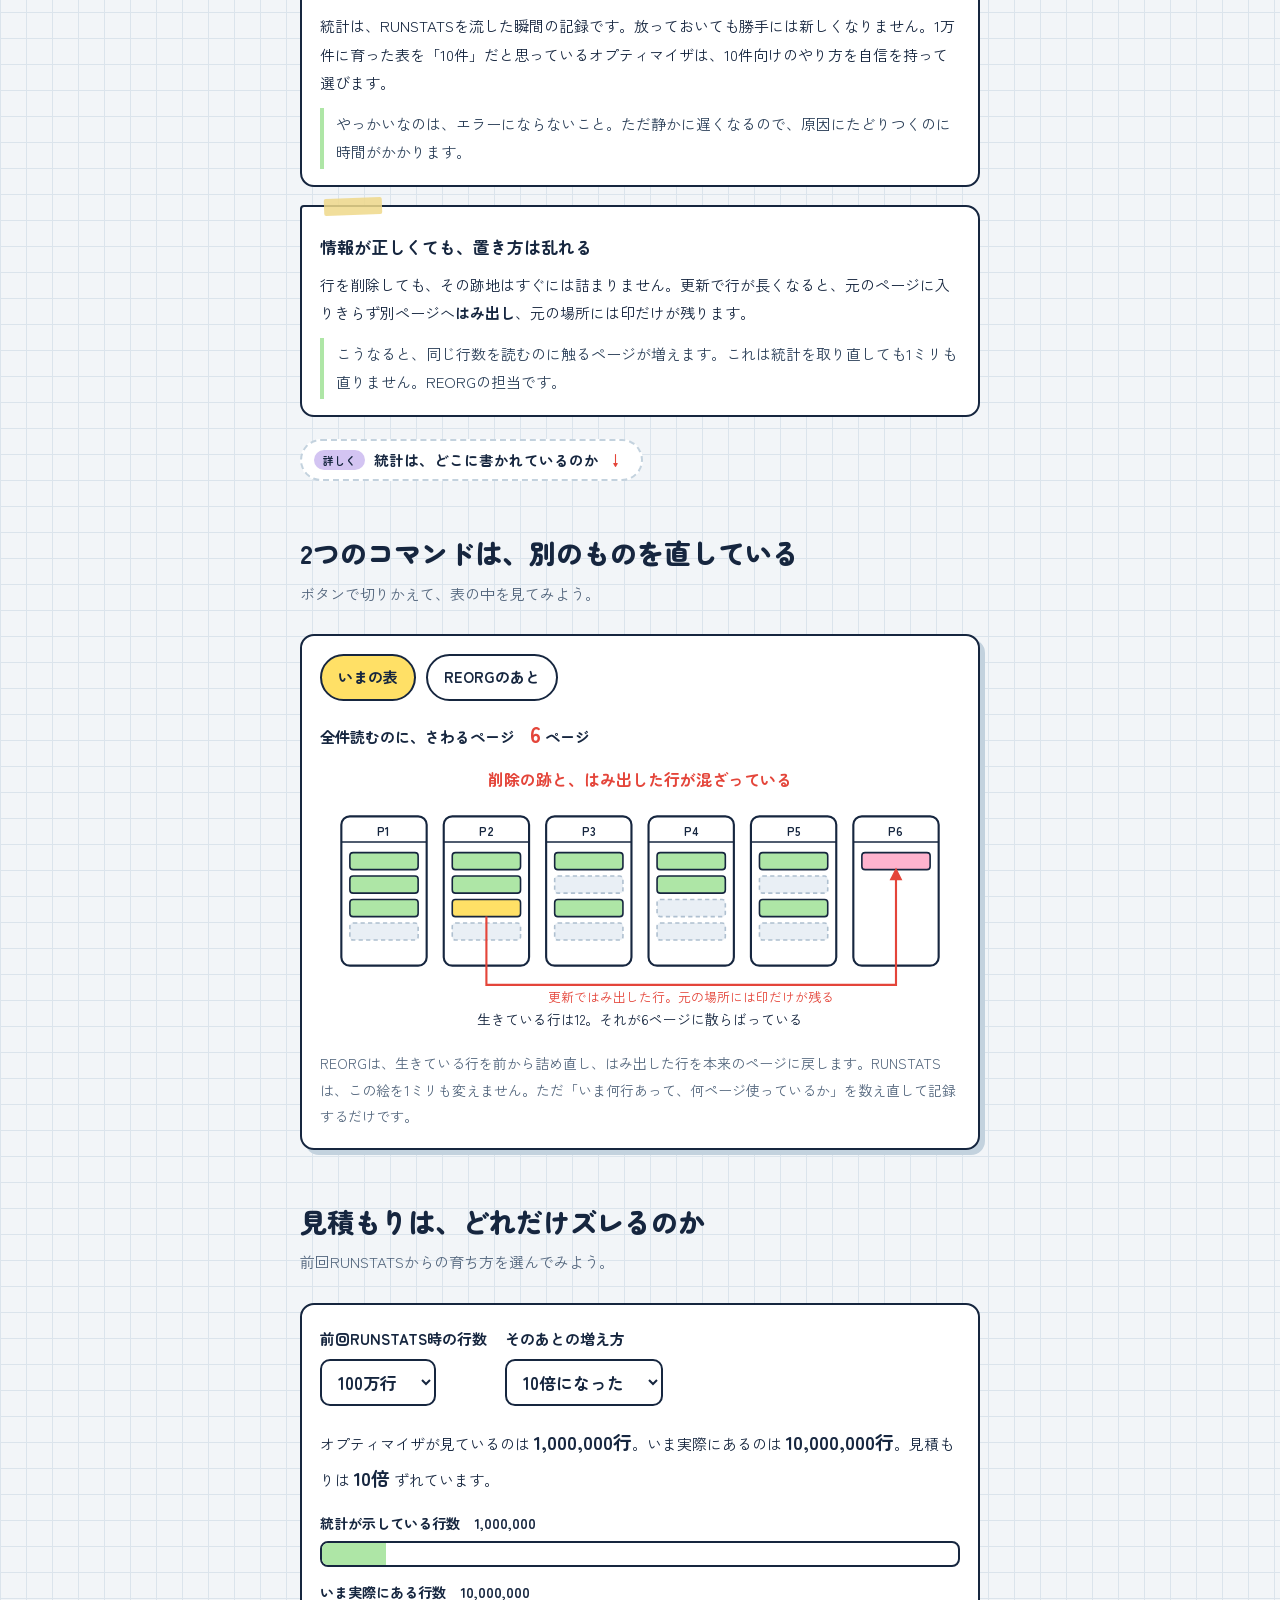
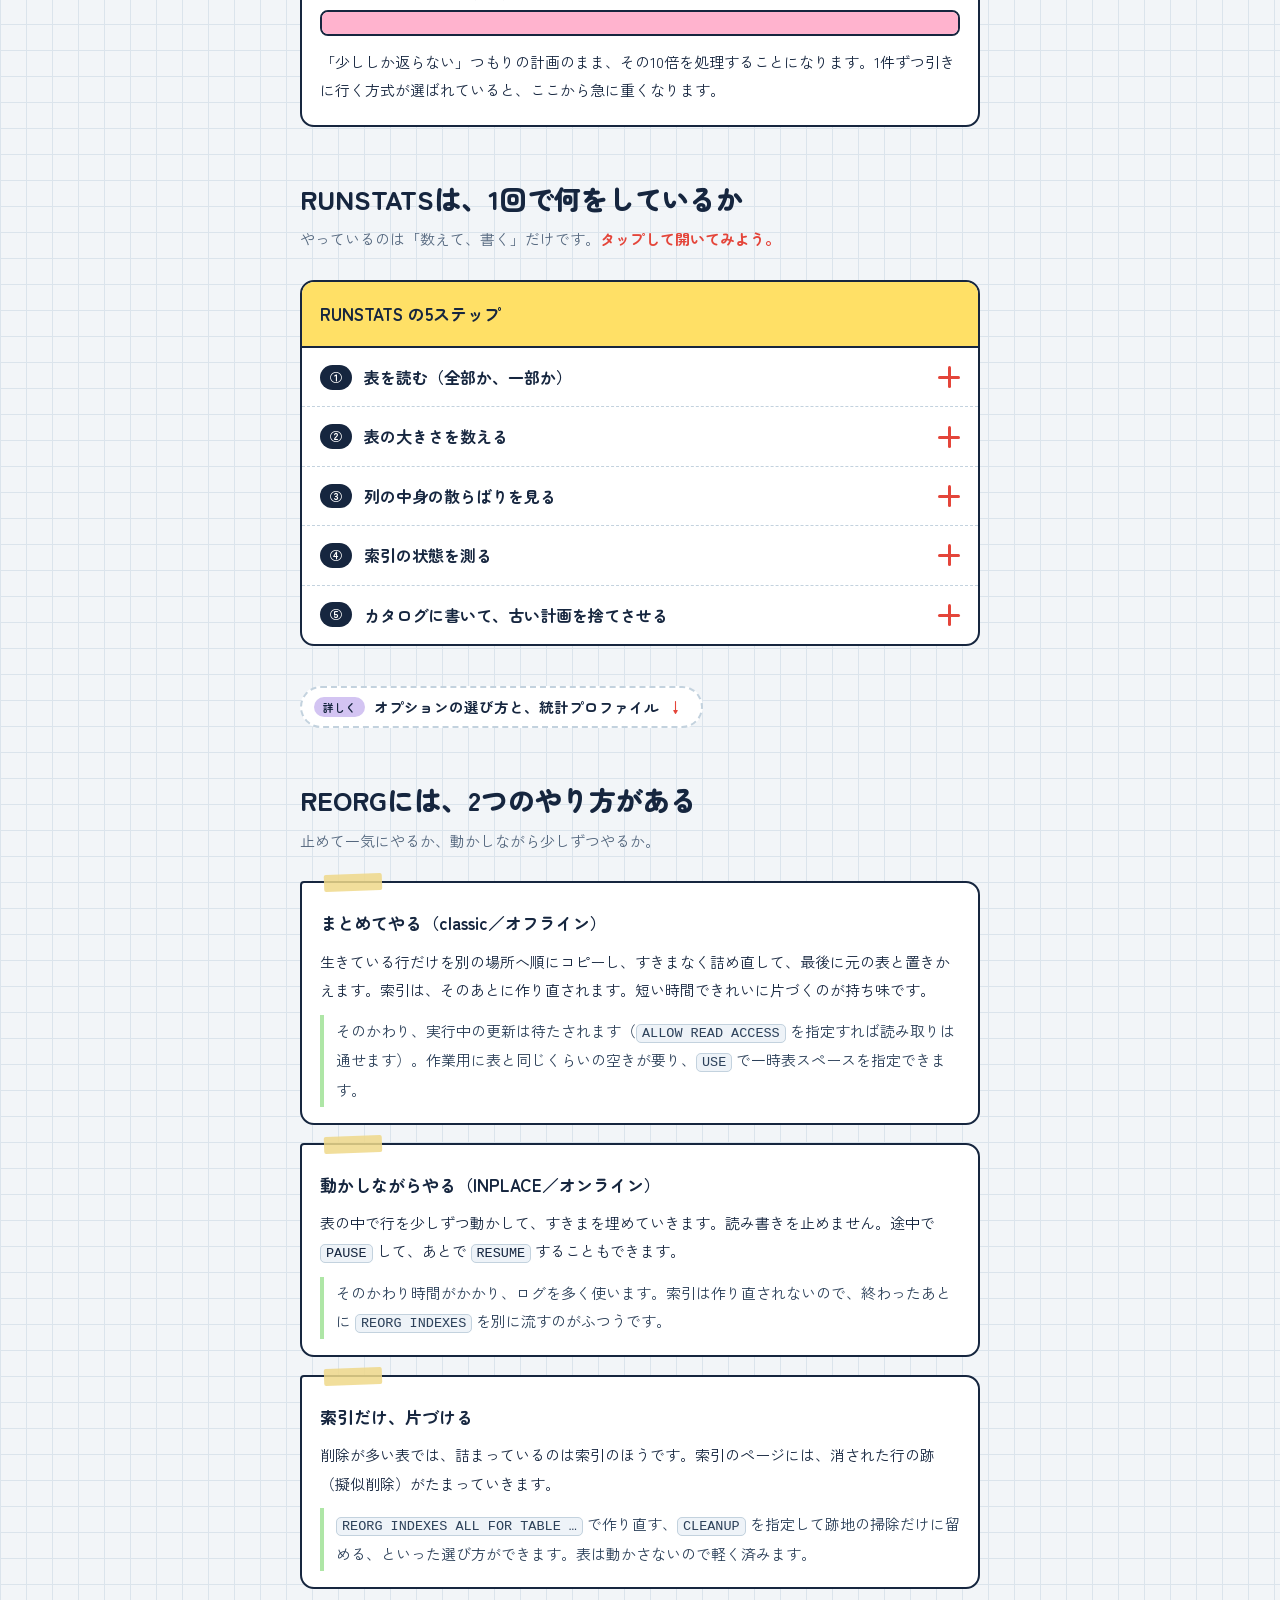
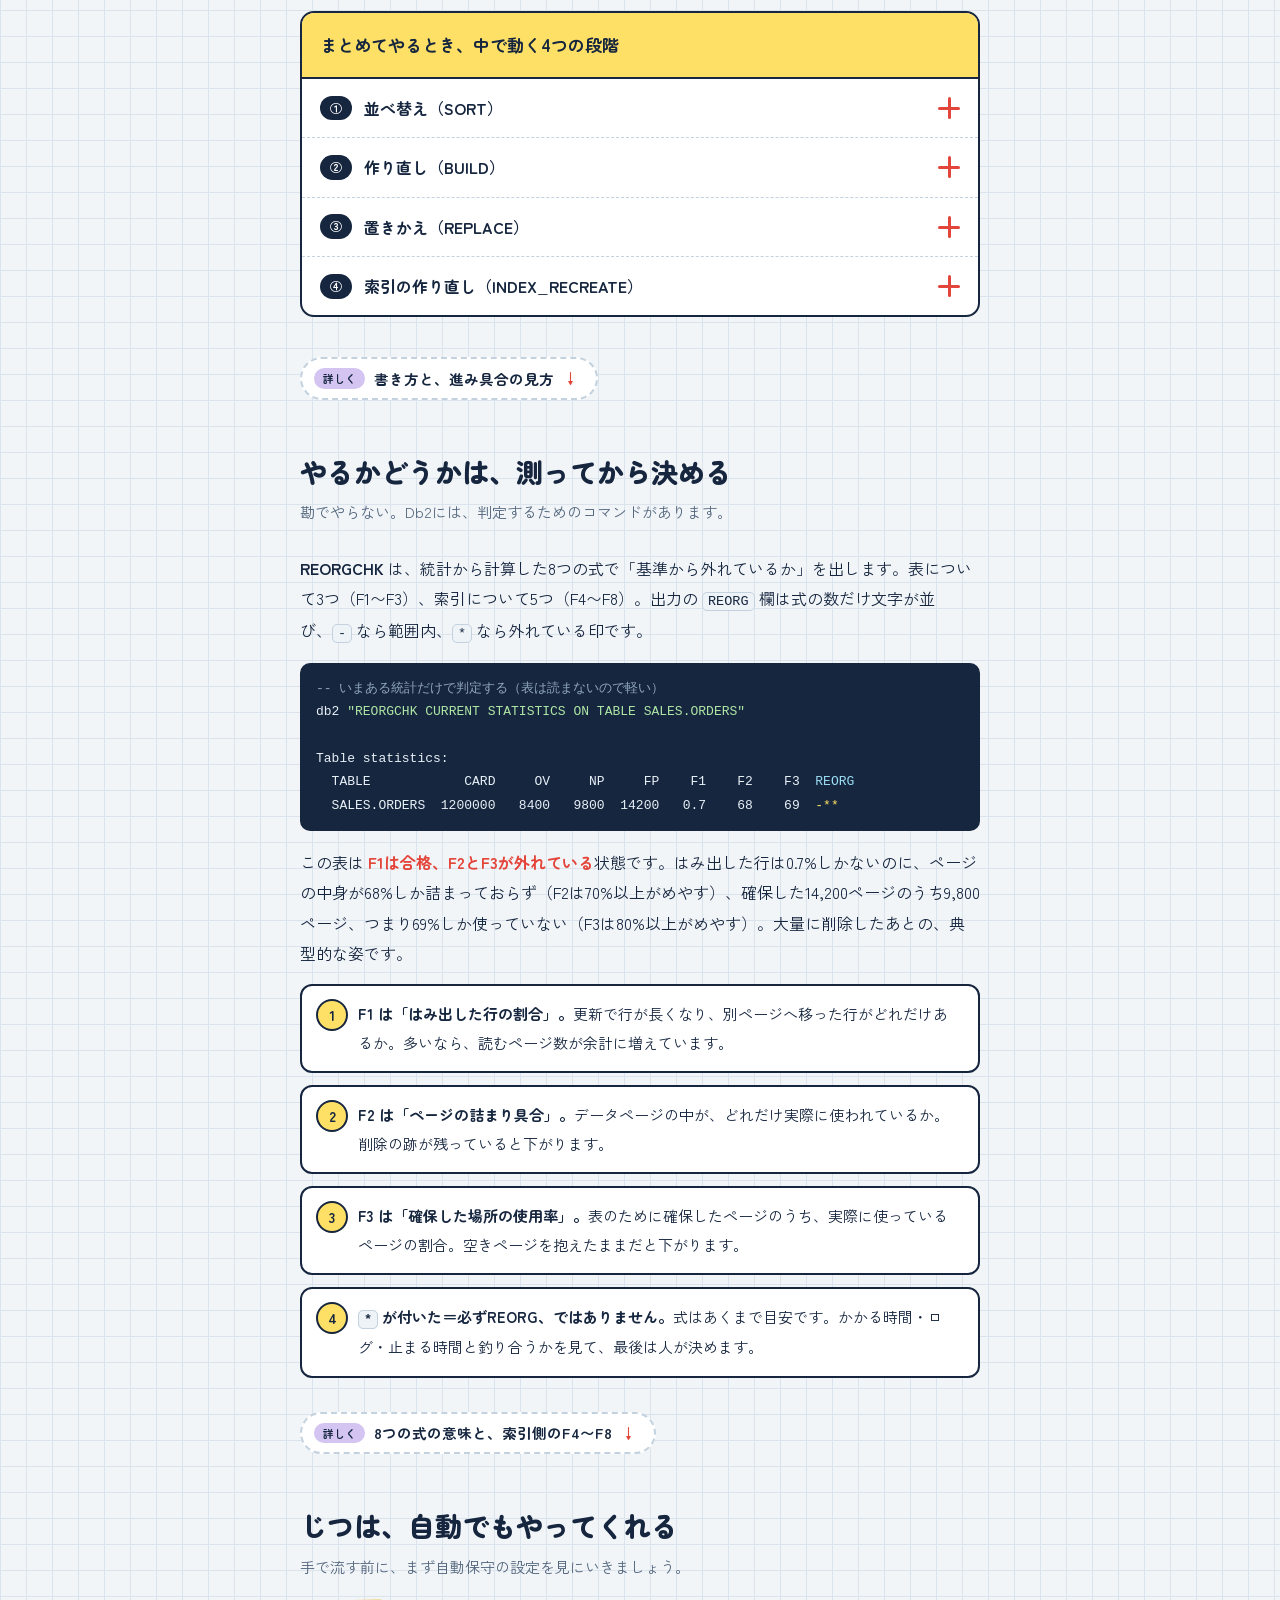
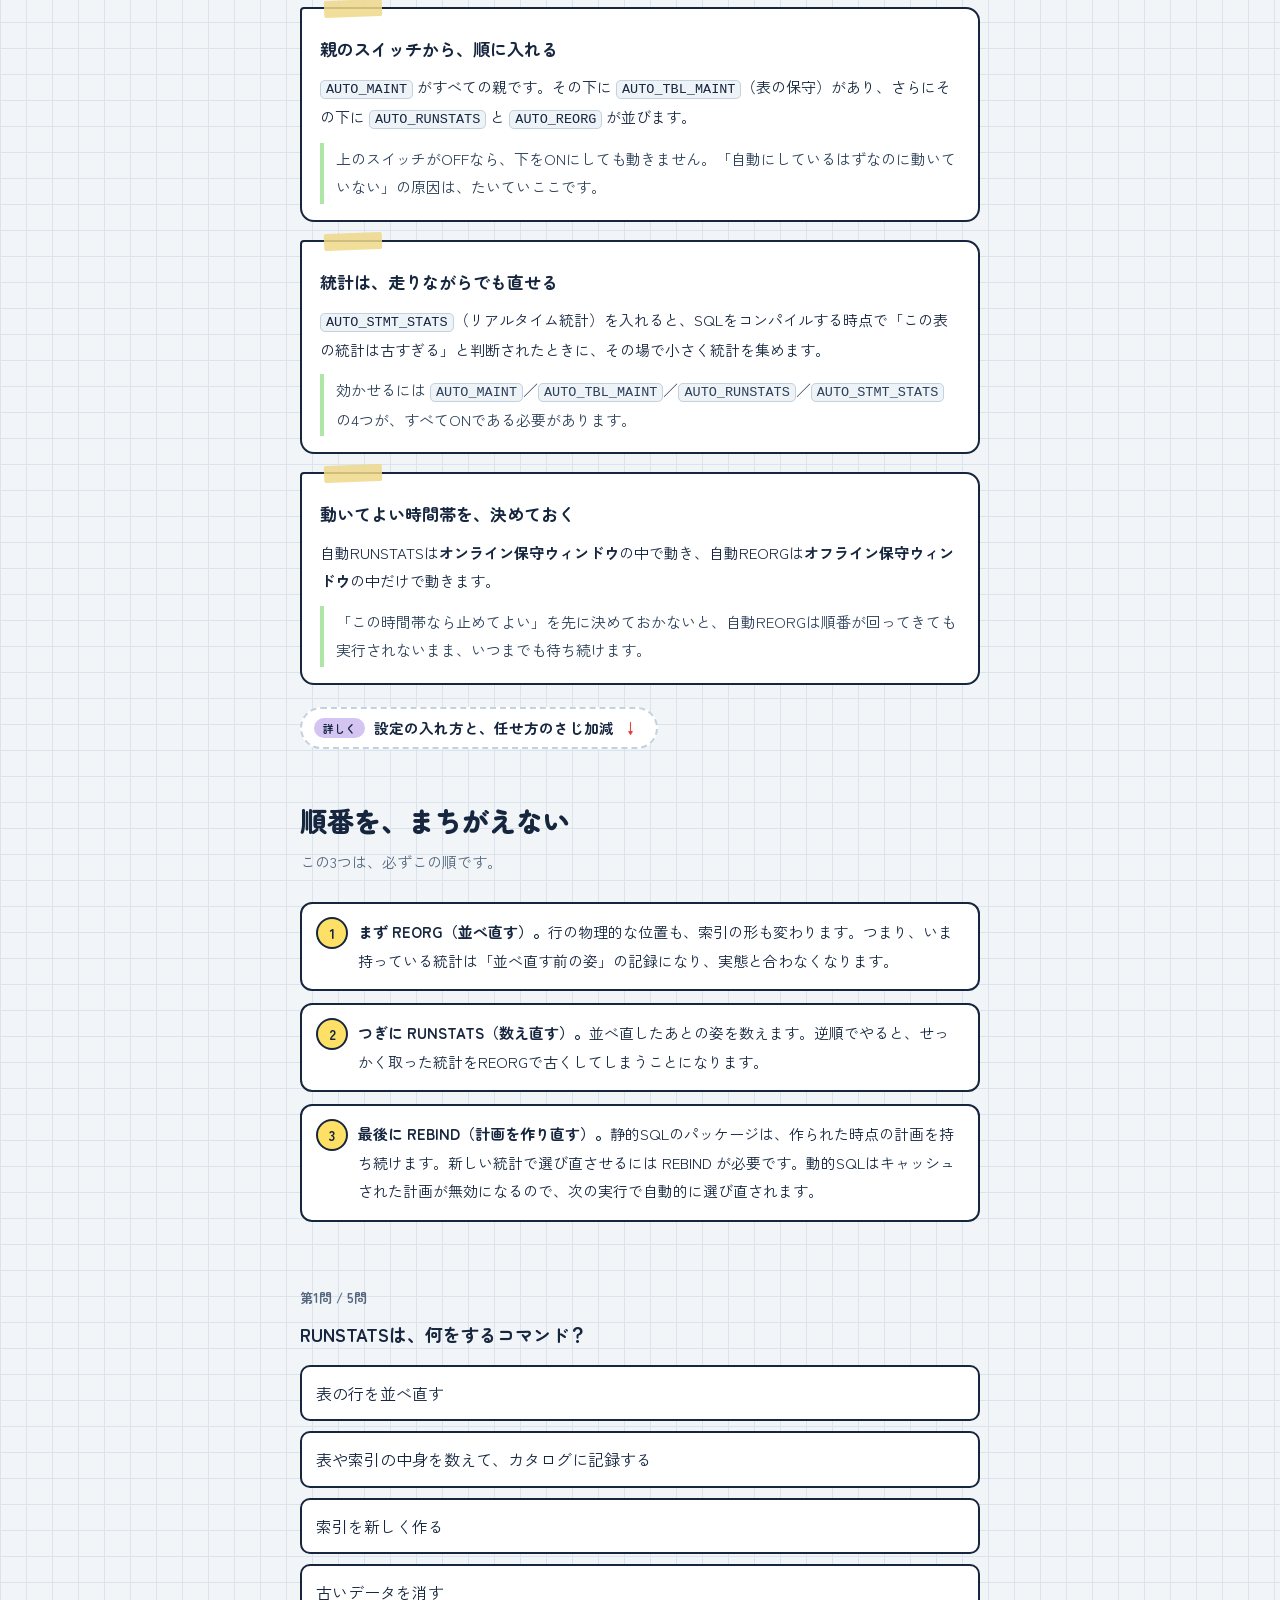
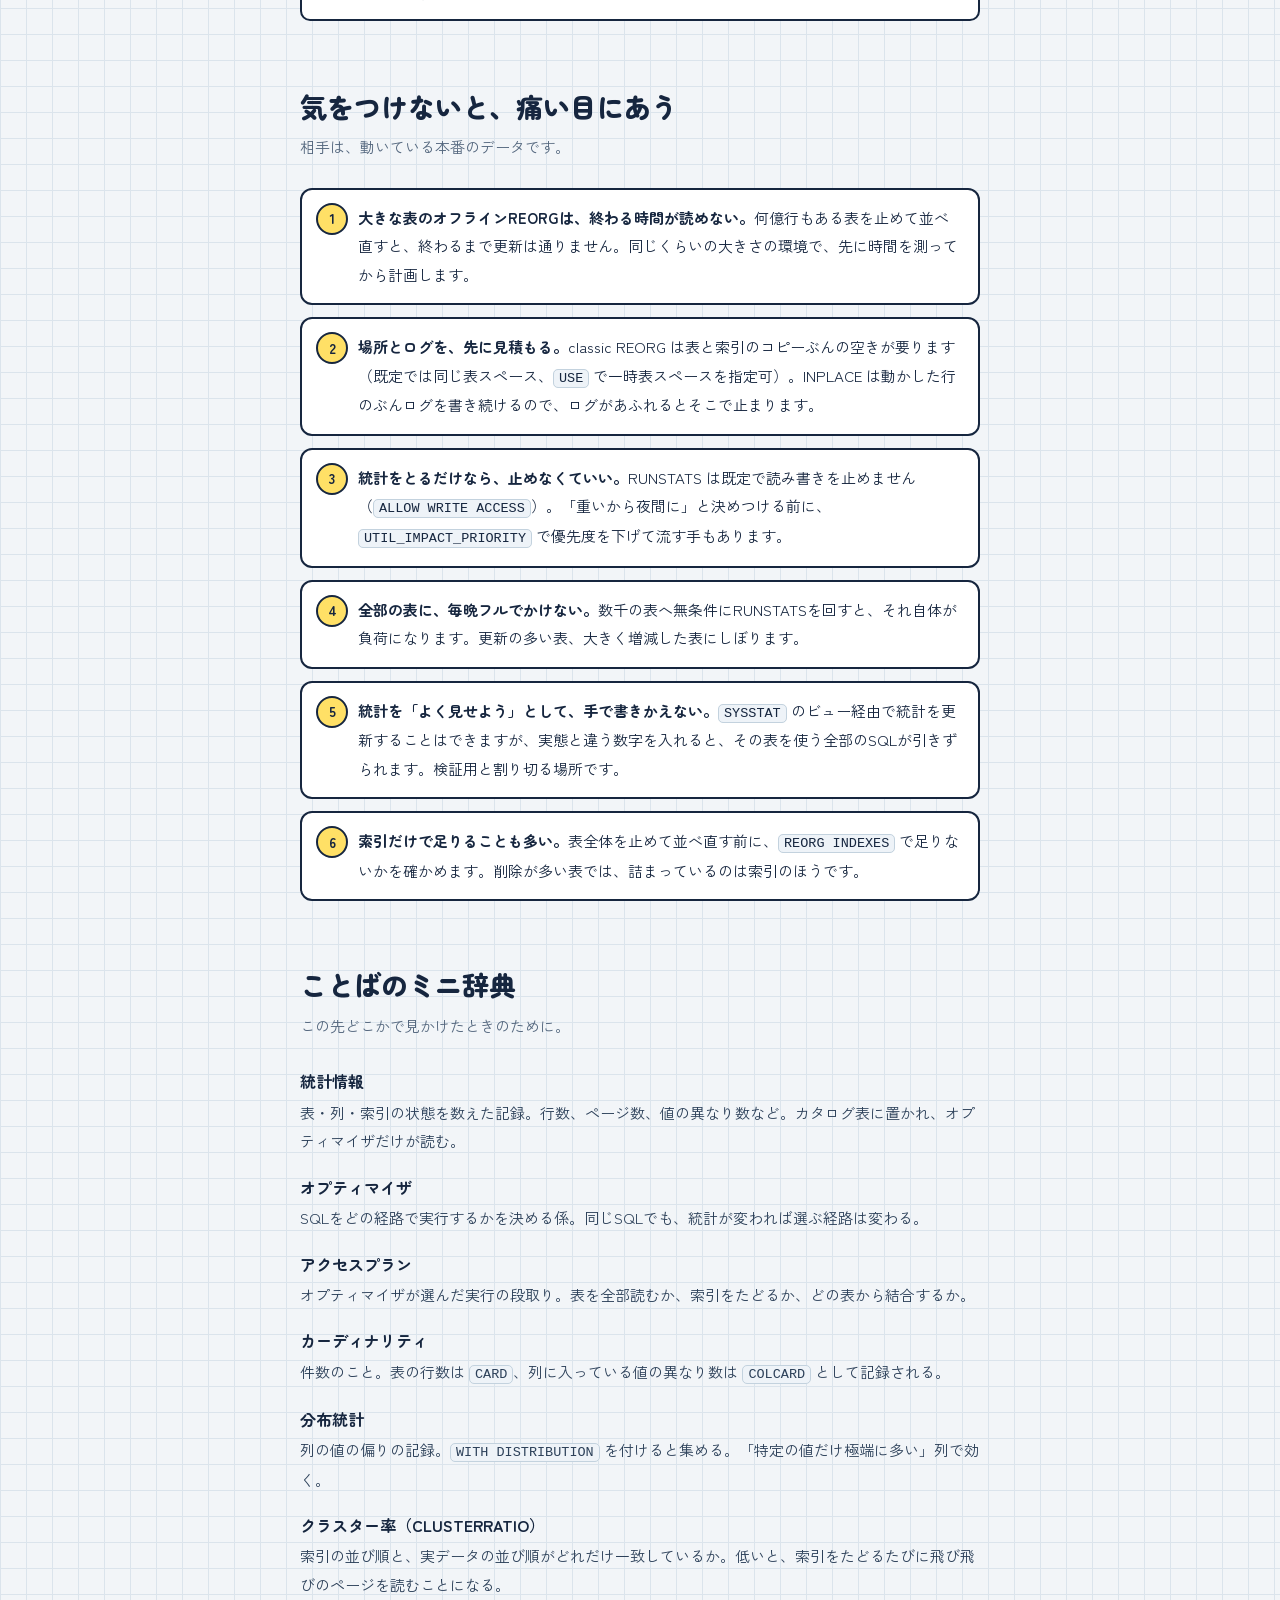
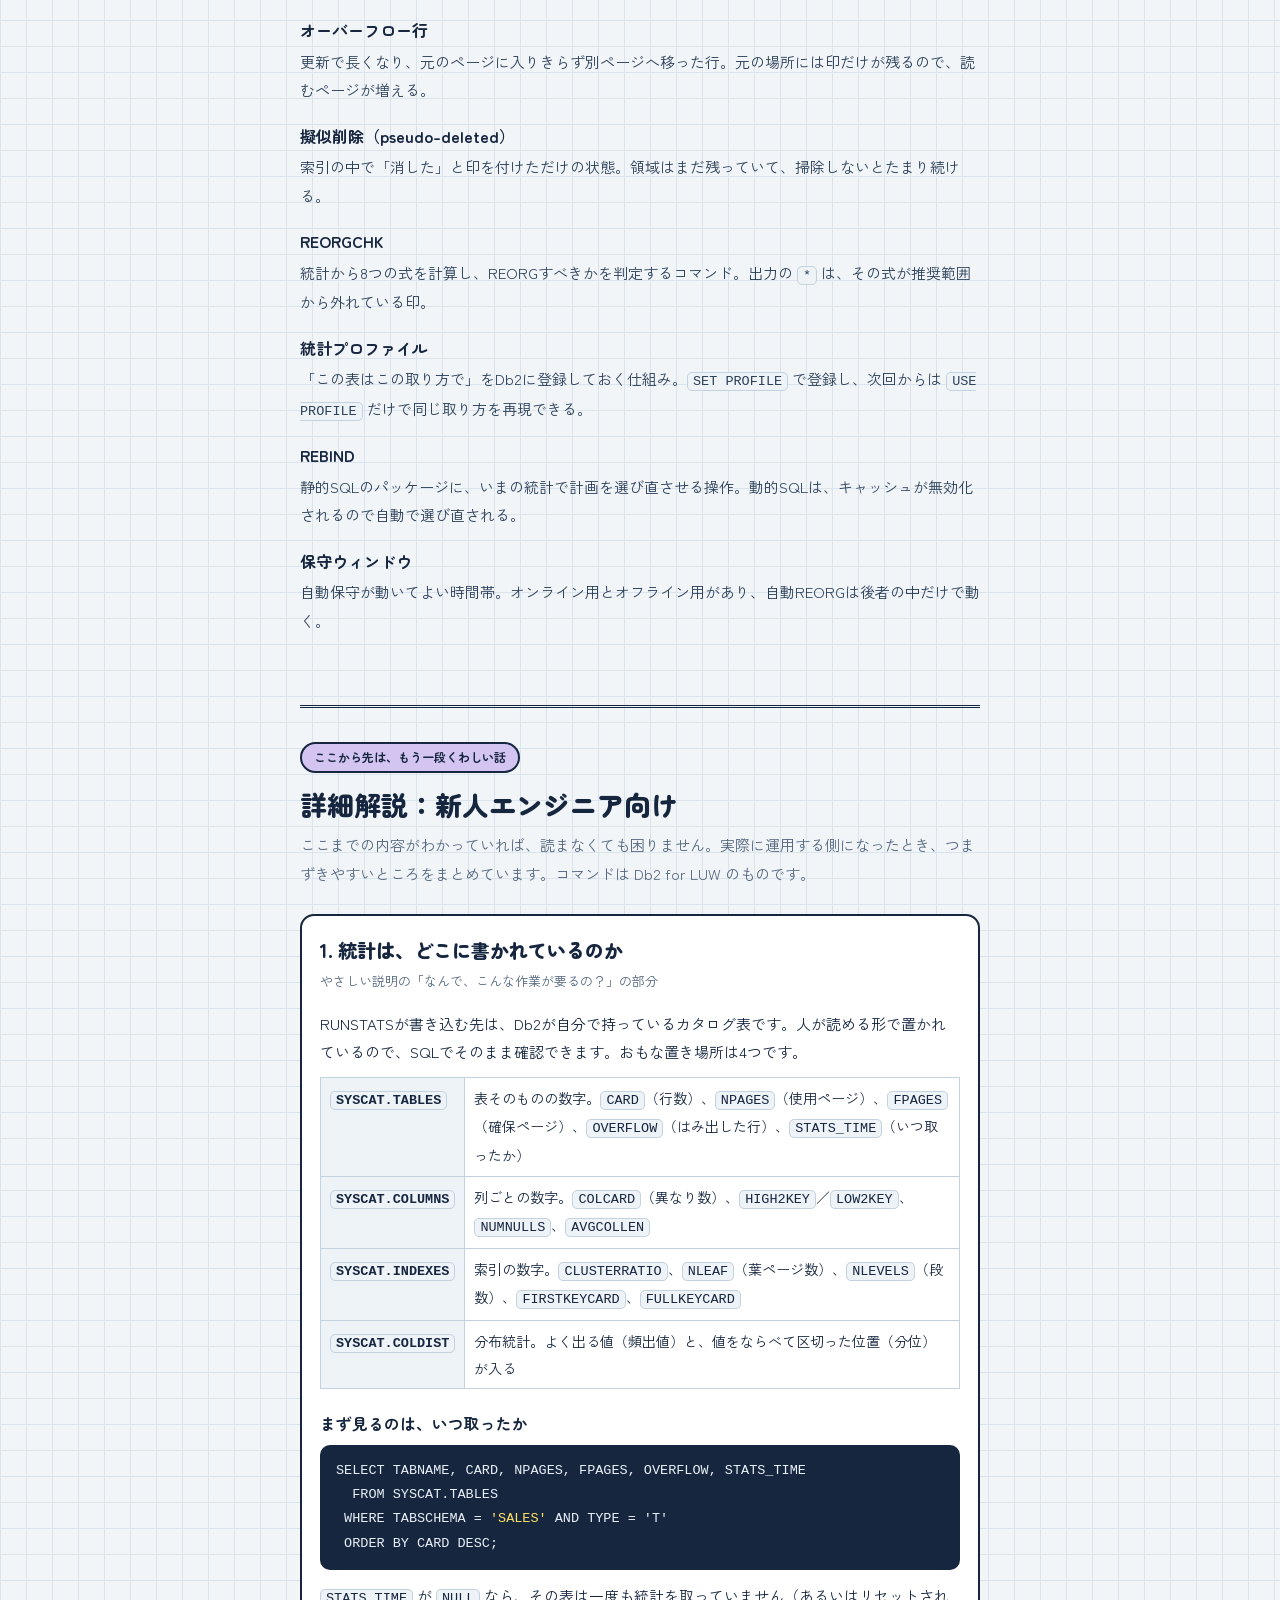
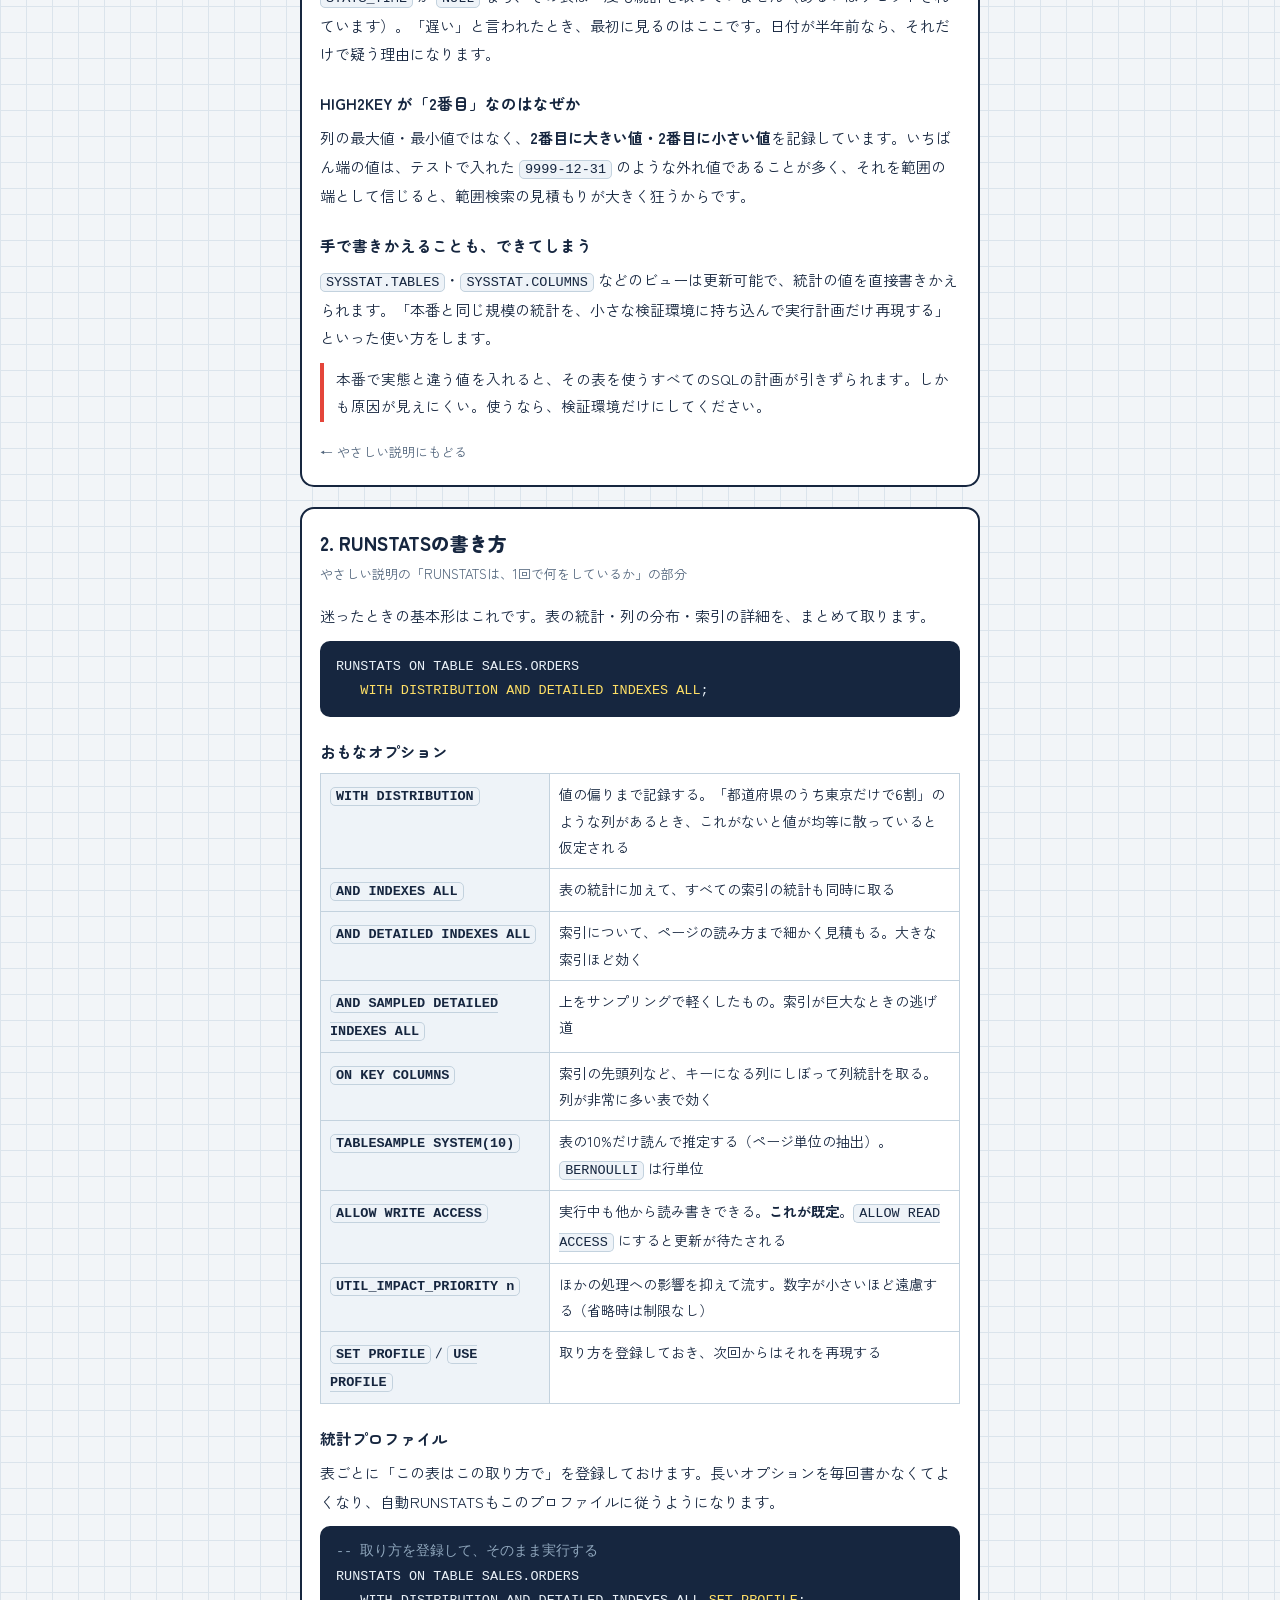
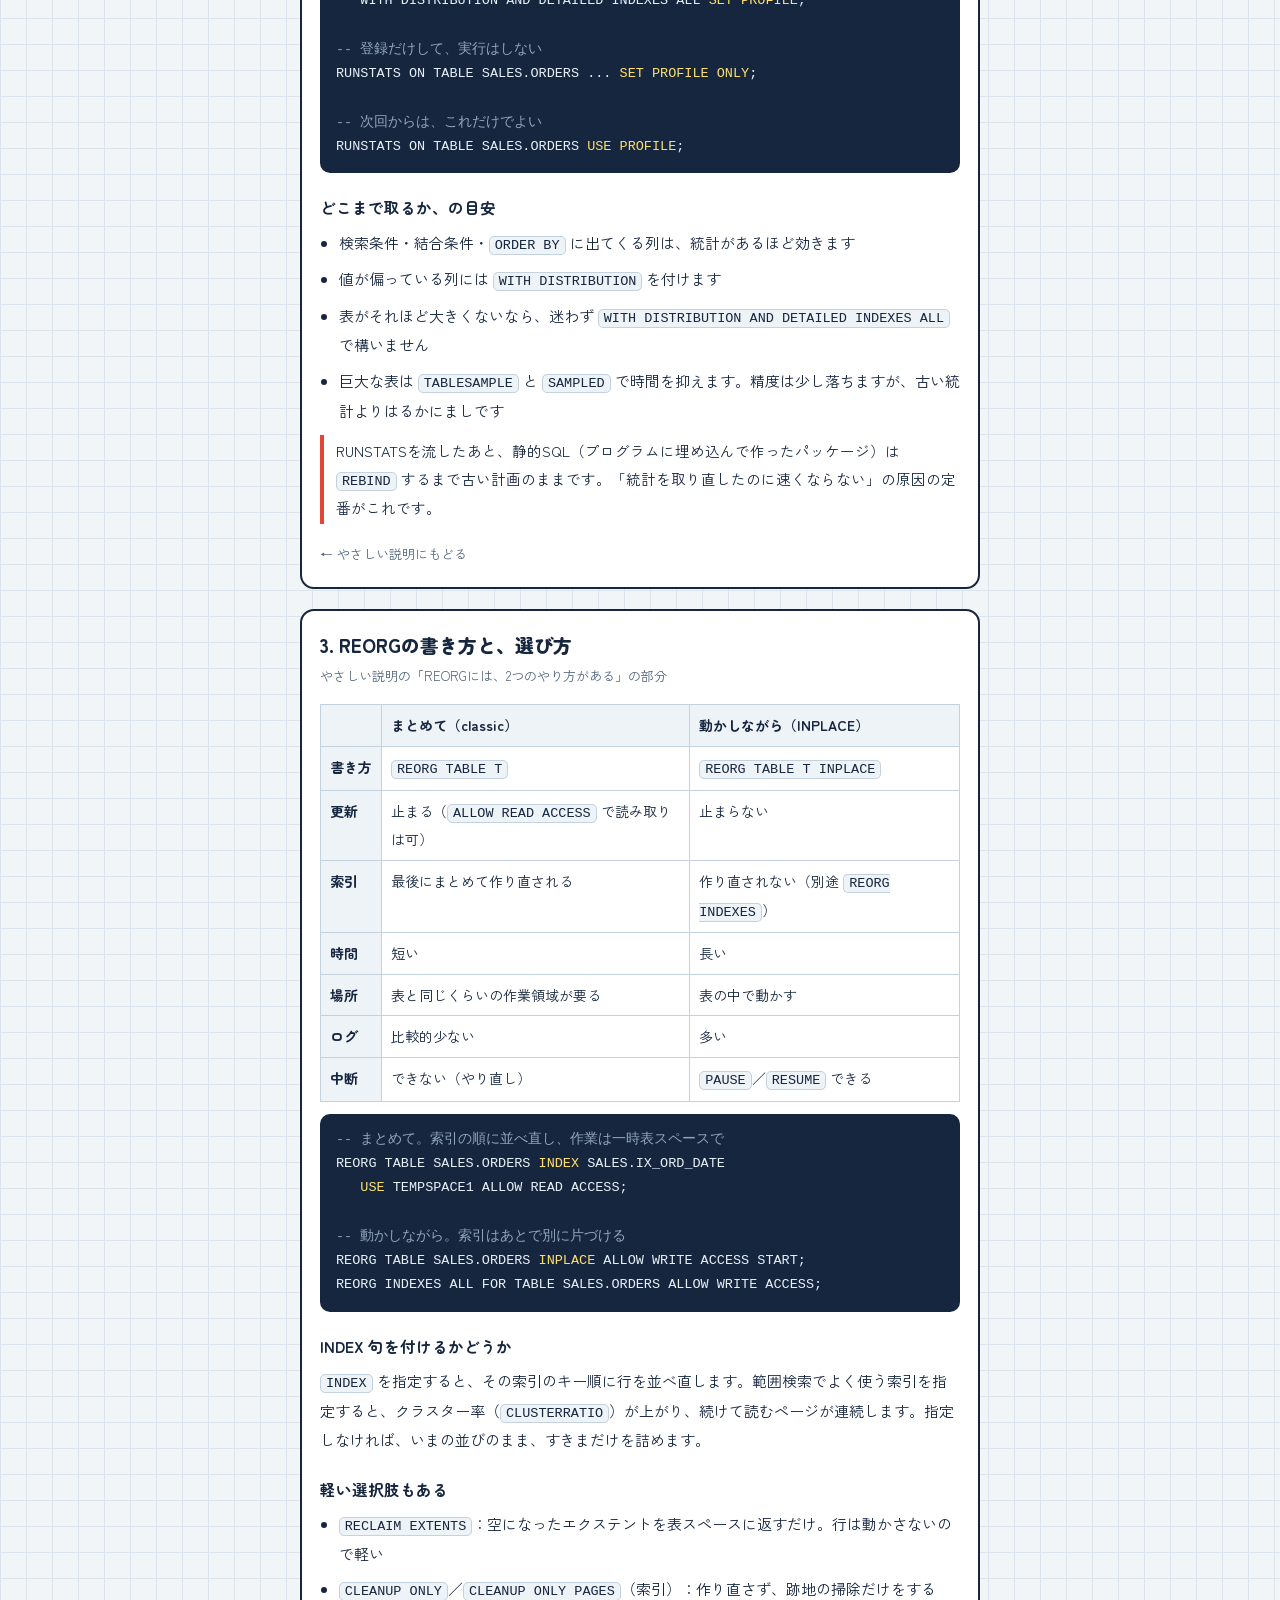
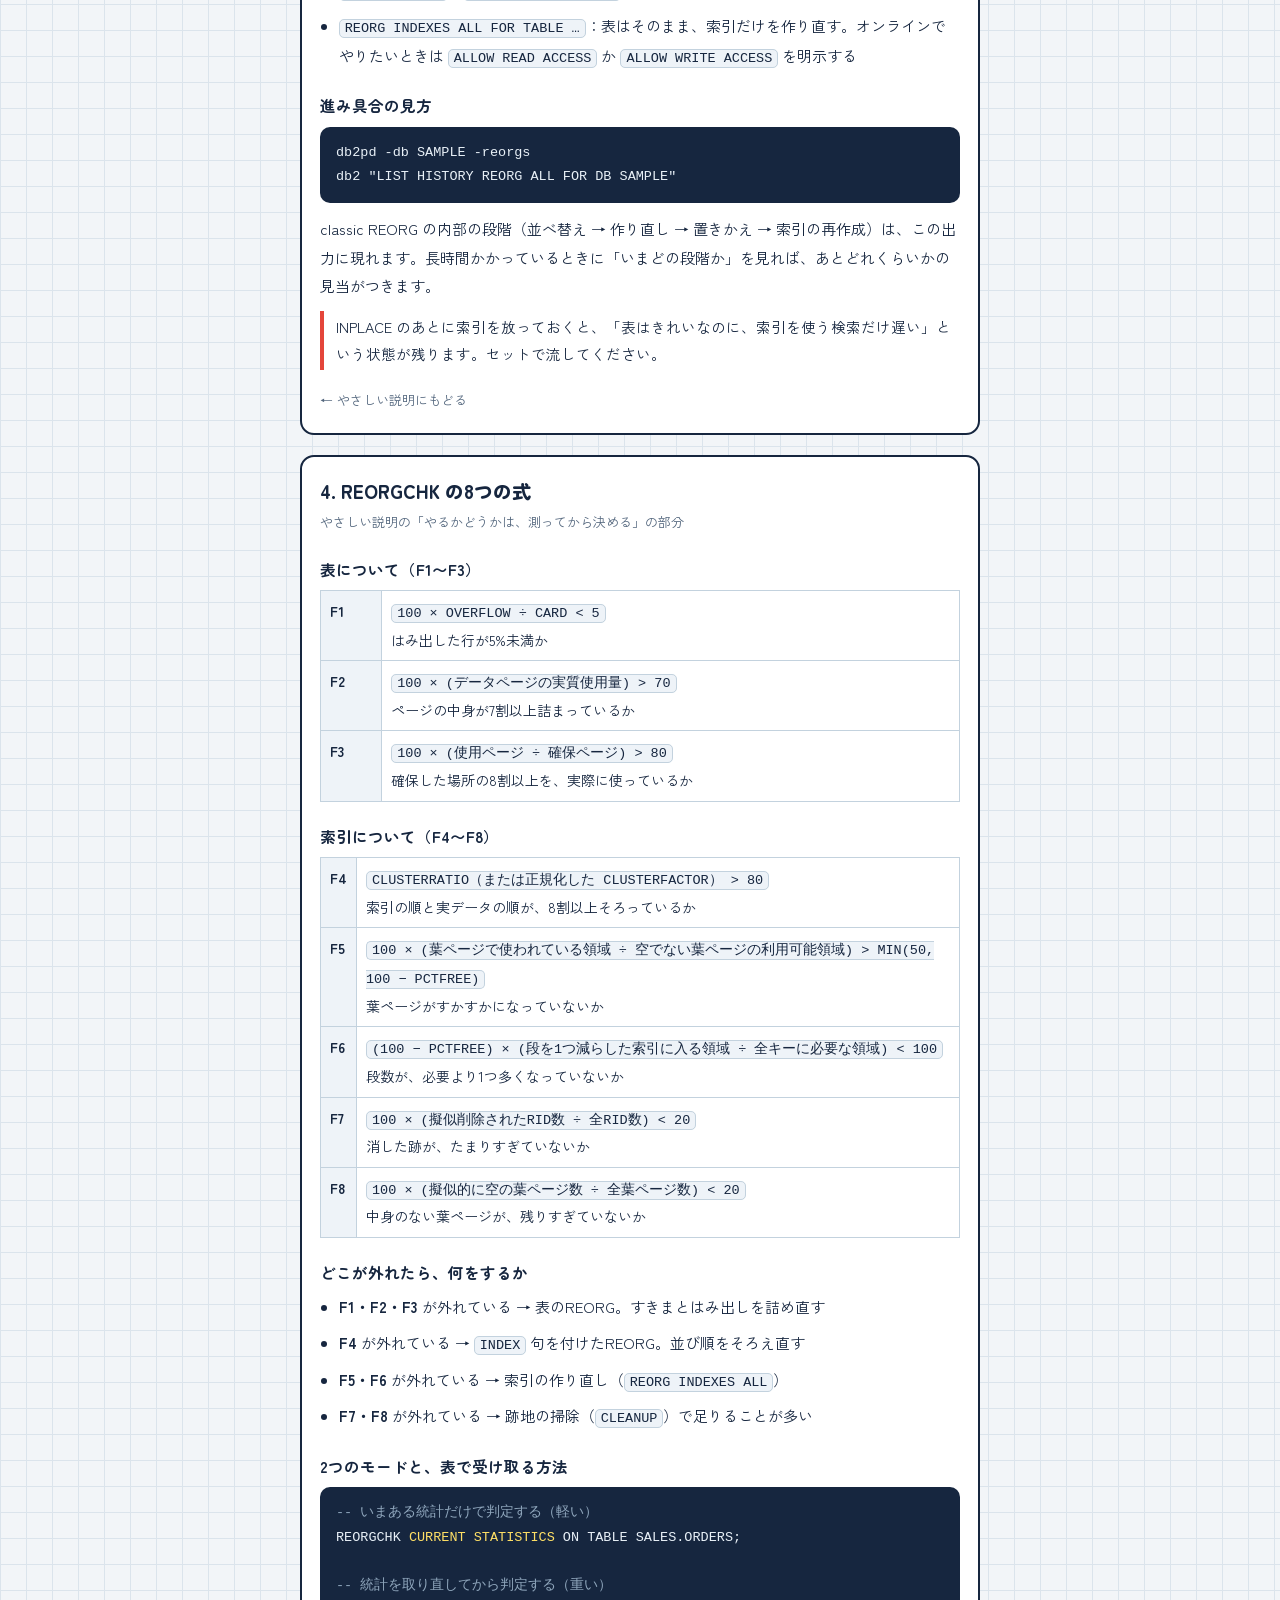
<file: db2.html>
<!DOCTYPE html>
<html lang="ja">
<head>
<meta charset="utf-8">
<meta name="viewport" content="width=device-width, initial-scale=1">
<title>Db2の統計と再編成のしくみ — 数え直して、並べ直す</title>
<meta name="description" content="Db2 for LUW の RUNSTATS（統計収集）と REORG（再編成）を、たとえ話・図解・クイズでたどるやさしい解説ページ。REORGCHKの読み方と自動保守まで。">
<link rel="preconnect" href="https://fonts.googleapis.com">
<link rel="preconnect" href="https://fonts.gstatic.com" crossorigin>
<link href="https://fonts.googleapis.com/css2?family=Zen+Kaku+Gothic+New:wght@400;500;700&family=Zen+Maru+Gothic:wght@500;700;900&display=swap" rel="stylesheet">
<link rel="stylesheet" href="assets/site.css">
</head>
<body>
<div class="wrap">

<header class="topbar">
  <span class="logo">Db2の統計と再編成</span>
  <span class="ver" id="version">v1.0.0</span>
  <a class="home" href="index.html">← 用語集トップ</a>
</header>

<main>

<div class="hero" id="basic">
  <h1>同じSQLが、<br>ある日<span class="mark">おそくなる</span>。</h1>
  <p>昨日まで1秒で返っていた検索が、今日は30秒かかる。プログラムは1行も変えていない。——データベースは「どうやってデータを取りに行くか」を毎回自分で決めていて、その判断材料は<strong>統計情報</strong>、つまり表の中身を数えた記録です。記録が古びれば判断はずれます。それとは別に、表そのものが散らかっていれば、同じ行数を読むのに何倍もページをめくることになる。前者を直すのが <strong>RUNSTATS</strong>、後者を直すのが <strong>REORG</strong>。ここでは Db2 for LUW（Linux／UNIX／Windows）の話として進めます。</p>

  <div class="chain">
    <p class="chain-title">「おそくなる」までの道すじ——</p>
    <ol>
      <li>
        <span class="node now">データが動く<small>いま</small></span>
        <span class="say">毎日、行が足され、消され、更新されていく</span>
      </li>
      <li class="arrowline">でも、統計をとったのは3か月前なので</li>
      <li>
        <span class="node">古い数字で計画される<small>見積もりのズレ</small></span>
        <span class="say">「10件しかない」つもりで選んだ方法で、100万件を処理してしまう</span>
      </li>
      <li class="arrowline">それとは別に、表の中では</li>
      <li>
        <span class="node">行が散らばる<small>すきま・はみ出し</small></span>
        <span class="say">消した跡のすきま。更新であふれて、別ページに移った行</span>
      </li>
      <li class="arrowline">どちらも、読むページ数を増やすので</li>
      <li>
        <span class="node robot">RUNSTATS<small>数え直す</small></span>
        <span class="say">いまの中身を数えて、カタログに書き直す。行は動かさない</span>
      </li>
      <li class="arrowline">それでも詰まりが残るなら</li>
      <li>
        <span class="node goal">REORG<small>並べ直す</small></span>
        <span class="say">生きている行を詰め直し、索引の順に並べ直す</span>
      </li>
    </ol>
  </div>
  <p class="lead" style="margin-bottom:0">「<span class="pen">遅い＝索引が足りない</span>」とはかぎりません。今日のいちばん大事なところは、遅くなる原因に<strong>情報の古さ</strong>と<strong>置き方の乱れ</strong>という別々の2種類がある、ということです。</p>
</div>

<section id="why">
  <h2>なんで、こんな作業が要るの？</h2>
  <p class="lead">答えはシンプル。<span class="mark pink">Db2が毎回、経路を自分で選んでいるから。</span></p>

  <div class="notes">
    <div class="note">
      <h3>経路は、実行のたびに選び直される</h3>
      <p>SQLに書くのは「何がほしいか」だけで、「どう取りに行くか」は書きません。表を頭から全部読むのか、索引をたどるのか、どの表から先に読むのか——決めるのは<strong>オプティマイザ</strong>という係です。</p>
      <p class="eg">その判断材料が、表の行数・ページ数・列の値の散らばり・索引の状態。これらをまとめて統計情報と呼びます。</p>
    </div>

    <div class="note">
      <h3>材料が古いと、堂々とまちがえる</h3>
      <p>統計は、RUNSTATSを流した瞬間の記録です。放っておいても勝手には新しくなりません。1万件に育った表を「10件」だと思っているオプティマイザは、10件向けのやり方を自信を持って選びます。</p>
      <p class="eg">やっかいなのは、エラーにならないこと。ただ静かに遅くなるので、原因にたどりつくのに時間がかかります。</p>
    </div>

    <div class="note">
      <h3>情報が正しくても、置き方は乱れる</h3>
      <p>行を削除しても、その跡地はすぐには詰まりません。更新で行が長くなると、元のページに入りきらず別ページへ<strong>はみ出し</strong>、元の場所には印だけが残ります。</p>
      <p class="eg">こうなると、同じ行数を読むのに触るページが増えます。これは統計を取り直しても1ミリも直りません。REORGの担当です。</p>
    </div>
  </div>
  <a class="more" href="#d1"><span class="tag">詳しく</span>統計は、どこに書かれているのか</a>
</section>

<section id="two">
  <h2>2つのコマンドは、別のものを直している</h2>
  <p class="lead">ボタンで切りかえて、表の中を見てみよう。</p>

  <div class="board">
    <div class="switch">
      <button type="button" id="btn-now" aria-pressed="true">いまの表</button>
      <button type="button" id="btn-reorg" aria-pressed="false">REORGのあと</button>
    </div>
    <p class="tally" id="tally">全件読むのに、さわるページ　<b>6</b> ページ</p>
    <figure style="margin:0">
      <svg viewBox="0 0 600 260" role="img" aria-label="削除の跡とはみ出した行で6ページに散らばっていた12行が、REORGのあとは3ページに収まることを示す図">
        <g font-family="'Zen Maru Gothic',sans-serif">

          <g id="tb-now">
            <text x="300" y="22" text-anchor="middle" font-size="15" font-weight="700" fill="#E4453A">削除の跡と、はみ出した行が混ざっている</text>

            <g stroke="#16263F" stroke-width="2" fill="#fff">
              <rect x="20" y="50" width="80" height="140" rx="8"/>
              <rect x="116" y="50" width="80" height="140" rx="8"/>
              <rect x="212" y="50" width="80" height="140" rx="8"/>
              <rect x="308" y="50" width="80" height="140" rx="8"/>
              <rect x="404" y="50" width="80" height="140" rx="8"/>
              <rect x="500" y="50" width="80" height="140" rx="8"/>
            </g>
            <g stroke="#16263F" stroke-width="1.5">
              <line x1="20" y1="74" x2="100" y2="74"/><line x1="116" y1="74" x2="196" y2="74"/>
              <line x1="212" y1="74" x2="292" y2="74"/><line x1="308" y1="74" x2="388" y2="74"/>
              <line x1="404" y1="74" x2="484" y2="74"/><line x1="500" y1="74" x2="580" y2="74"/>
            </g>
            <g font-size="11" font-weight="700" fill="#16263F" text-anchor="middle">
              <text x="60" y="68">P1</text><text x="156" y="68">P2</text><text x="252" y="68">P3</text>
              <text x="348" y="68">P4</text><text x="444" y="68">P5</text><text x="540" y="68">P6</text>
            </g>

            <g fill="#AEE6A6" stroke="#16263F" stroke-width="1.5">
              <rect x="28" y="84" width="64" height="16" rx="3"/>
              <rect x="28" y="106" width="64" height="16" rx="3"/>
              <rect x="28" y="128" width="64" height="16" rx="3"/>
              <rect x="124" y="84" width="64" height="16" rx="3"/>
              <rect x="124" y="106" width="64" height="16" rx="3"/>
              <rect x="220" y="84" width="64" height="16" rx="3"/>
              <rect x="220" y="128" width="64" height="16" rx="3"/>
              <rect x="316" y="84" width="64" height="16" rx="3"/>
              <rect x="316" y="106" width="64" height="16" rx="3"/>
              <rect x="412" y="84" width="64" height="16" rx="3"/>
              <rect x="412" y="128" width="64" height="16" rx="3"/>
            </g>

            <g fill="#E9EFF5" stroke="#AFC0D0" stroke-width="1.5" stroke-dasharray="4 3">
              <rect x="28" y="150" width="64" height="16" rx="3"/>
              <rect x="124" y="150" width="64" height="16" rx="3"/>
              <rect x="220" y="106" width="64" height="16" rx="3"/>
              <rect x="220" y="150" width="64" height="16" rx="3"/>
              <rect x="316" y="128" width="64" height="16" rx="3"/>
              <rect x="316" y="150" width="64" height="16" rx="3"/>
              <rect x="412" y="106" width="64" height="16" rx="3"/>
              <rect x="412" y="150" width="64" height="16" rx="3"/>
            </g>

            <rect x="124" y="128" width="64" height="16" rx="3" fill="#FFE066" stroke="#16263F" stroke-width="1.5"/>
            <rect x="508" y="84" width="64" height="16" rx="3" fill="#FFB3CE" stroke="#16263F" stroke-width="1.5"/>

            <path d="M156 144 L156 208 L540 208 L540 106" fill="none" stroke="#E4453A" stroke-width="2"/>
            <polygon points="540,98 534,110 546,110" fill="#E4453A"/>
            <text x="348" y="224" text-anchor="middle" font-size="12" fill="#E4453A" font-family="'Zen Kaku Gothic New',sans-serif">更新ではみ出した行。元の場所には印だけが残る</text>
            <text x="300" y="246" text-anchor="middle" font-size="13" fill="#16263F" font-family="'Zen Kaku Gothic New',sans-serif">生きている行は12。それが6ページに散らばっている</text>
          </g>

          <g id="tb-reorg" class="hidden">
            <text x="300" y="22" text-anchor="middle" font-size="15" font-weight="700" fill="#1E8A4C">前から詰め直して、はみ出しも解消</text>

            <g stroke="#16263F" stroke-width="2" fill="#fff">
              <rect x="20" y="50" width="80" height="140" rx="8"/>
              <rect x="116" y="50" width="80" height="140" rx="8"/>
              <rect x="212" y="50" width="80" height="140" rx="8"/>
            </g>
            <g stroke="#AFC0D0" stroke-width="2" stroke-dasharray="5 4" fill="#F7FAFD">
              <rect x="308" y="50" width="80" height="140" rx="8"/>
              <rect x="404" y="50" width="80" height="140" rx="8"/>
              <rect x="500" y="50" width="80" height="140" rx="8"/>
            </g>
            <g stroke="#16263F" stroke-width="1.5">
              <line x1="20" y1="74" x2="100" y2="74"/><line x1="116" y1="74" x2="196" y2="74"/>
              <line x1="212" y1="74" x2="292" y2="74"/>
            </g>
            <g font-size="11" font-weight="700" fill="#16263F" text-anchor="middle">
              <text x="60" y="68">P1</text><text x="156" y="68">P2</text><text x="252" y="68">P3</text>
            </g>
            <g font-size="11" fill="#54677E" text-anchor="middle" font-family="'Zen Kaku Gothic New',sans-serif">
              <text x="348" y="124">空き</text><text x="444" y="124">空き</text><text x="540" y="124">空き</text>
            </g>

            <g fill="#AEE6A6" stroke="#16263F" stroke-width="1.5">
              <rect x="28" y="84" width="64" height="16" rx="3"/>
              <rect x="28" y="106" width="64" height="16" rx="3"/>
              <rect x="28" y="128" width="64" height="16" rx="3"/>
              <rect x="28" y="150" width="64" height="16" rx="3"/>
              <rect x="124" y="84" width="64" height="16" rx="3"/>
              <rect x="124" y="106" width="64" height="16" rx="3"/>
              <rect x="124" y="128" width="64" height="16" rx="3"/>
              <rect x="124" y="150" width="64" height="16" rx="3"/>
              <rect x="220" y="84" width="64" height="16" rx="3"/>
              <rect x="220" y="106" width="64" height="16" rx="3"/>
              <rect x="220" y="128" width="64" height="16" rx="3"/>
              <rect x="220" y="150" width="64" height="16" rx="3"/>
            </g>

            <text x="348" y="224" text-anchor="middle" font-size="12" fill="#1E8A4C" font-family="'Zen Kaku Gothic New',sans-serif">空いたページは、あとから使い回せる状態にもどる</text>
            <text x="300" y="246" text-anchor="middle" font-size="13" fill="#16263F" font-family="'Zen Kaku Gothic New',sans-serif">同じ12行が、3ページに収まる</text>
          </g>

        </g>
      </svg>
      <figcaption>REORGは、生きている行を前から詰め直し、はみ出した行を本来のページに戻します。RUNSTATSは、この絵を1ミリも変えません。ただ「いま何行あって、何ページ使っているか」を数え直して記録するだけです。</figcaption>
    </figure>
  </div>
</section>

<section id="estimate">
  <h2>見積もりは、どれだけズレるのか</h2>
  <p class="lead">前回RUNSTATSからの育ち方を選んでみよう。</p>
  <div class="calcbox">
    <div class="calcrow">
      <div>
        <label for="rows">前回RUNSTATS時の行数</label>
        <select id="rows"></select>
      </div>
      <div>
        <label for="grow">そのあとの増え方</label>
        <select id="grow"></select>
      </div>
    </div>
    <div class="result" id="calc-result"></div>
  </div>
</section>

<section id="runstats">
  <h2>RUNSTATSは、1回で何をしているか</h2>
  <p class="lead">やっているのは「数えて、書く」だけです。<span class="pen">タップして開いてみよう。</span></p>

  <div class="tree">
    <h3>RUNSTATS の5ステップ</h3>
    <div class="step-list" id="tree-run"></div>
  </div>
  <a class="more" href="#d2"><span class="tag">詳しく</span>オプションの選び方と、統計プロファイル</a>
</section>

<section id="how">
  <h2>REORGには、2つのやり方がある</h2>
  <p class="lead">止めて一気にやるか、動かしながら少しずつやるか。</p>

  <div class="notes">
    <div class="note">
      <h3>まとめてやる（classic／オフライン）</h3>
      <p>生きている行だけを別の場所へ順にコピーし、すきまなく詰め直して、最後に元の表と置きかえます。索引は、そのあとに作り直されます。短い時間できれいに片づくのが持ち味です。</p>
      <p class="eg">そのかわり、実行中の更新は待たされます（<code>ALLOW READ ACCESS</code> を指定すれば読み取りは通せます）。作業用に表と同じくらいの空きが要り、<code>USE</code> で一時表スペースを指定できます。</p>
    </div>

    <div class="note">
      <h3>動かしながらやる（INPLACE／オンライン）</h3>
      <p>表の中で行を少しずつ動かして、すきまを埋めていきます。読み書きを止めません。途中で <code>PAUSE</code> して、あとで <code>RESUME</code> することもできます。</p>
      <p class="eg">そのかわり時間がかかり、ログを多く使います。索引は作り直されないので、終わったあとに <code>REORG INDEXES</code> を別に流すのがふつうです。</p>
    </div>

    <div class="note">
      <h3>索引だけ、片づける</h3>
      <p>削除が多い表では、詰まっているのは索引のほうです。索引のページには、消された行の跡（擬似削除）がたまっていきます。</p>
      <p class="eg"><code>REORG INDEXES ALL FOR TABLE …</code> で作り直す、<code>CLEANUP</code> を指定して跡地の掃除だけに留める、といった選び方ができます。表は動かさないので軽く済みます。</p>
    </div>
  </div>

  <div class="tree" style="margin-top:22px">
    <h3>まとめてやるとき、中で動く4つの段階</h3>
    <div class="step-list" id="tree-phase"></div>
  </div>
  <a class="more" href="#d3"><span class="tag">詳しく</span>書き方と、進み具合の見方</a>
</section>

<section id="check">
  <h2>やるかどうかは、測ってから決める</h2>
  <p class="lead">勘でやらない。Db2には、判定するためのコマンドがあります。</p>

  <p><strong>REORGCHK</strong> は、統計から計算した8つの式で「基準から外れているか」を出します。表について3つ（F1〜F3）、索引について5つ（F4〜F8）。出力の <code>REORG</code> 欄は式の数だけ文字が並び、<code>-</code> なら範囲内、<code>*</code> なら外れている印です。</p>

  <pre class="codeblock"><span class="cm">-- いまある統計だけで判定する（表は読まないので軽い）</span>
db2 <span class="st">"REORGCHK CURRENT STATISTICS ON TABLE SALES.ORDERS"</span>

Table statistics:
  TABLE            CARD     OV     NP     FP    F1    F2    F3  <span class="ky">REORG</span>
  SALES.ORDERS  1200000   8400   9800  14200   0.7    68    69  <span class="hl">-**</span></pre>

  <p>この表は <span class="pen">F1は合格、F2とF3が外れている</span>状態です。はみ出した行は0.7%しかないのに、ページの中身が68%しか詰まっておらず（F2は70%以上がめやす）、確保した14,200ページのうち9,800ページ、つまり69%しか使っていない（F3は80%以上がめやす）。大量に削除したあとの、典型的な姿です。</p>

  <ol class="steps">
    <li><b>F1 は「はみ出した行の割合」。</b>更新で行が長くなり、別ページへ移った行がどれだけあるか。多いなら、読むページ数が余計に増えています。</li>
    <li><b>F2 は「ページの詰まり具合」。</b>データページの中が、どれだけ実際に使われているか。削除の跡が残っていると下がります。</li>
    <li><b>F3 は「確保した場所の使用率」。</b>表のために確保したページのうち、実際に使っているページの割合。空きページを抱えたままだと下がります。</li>
    <li><b><code>*</code> が付いた＝必ずREORG、ではありません。</b>式はあくまで目安です。かかる時間・ログ・止まる時間と釣り合うかを見て、最後は人が決めます。</li>
  </ol>
  <a class="more" href="#d4"><span class="tag">詳しく</span>8つの式の意味と、索引側のF4〜F8</a>
</section>

<section id="auto">
  <h2>じつは、自動でもやってくれる</h2>
  <p class="lead">手で流す前に、まず自動保守の設定を見にいきましょう。</p>

  <div class="notes">
    <div class="note">
      <h3>親のスイッチから、順に入れる</h3>
      <p><code>AUTO_MAINT</code> がすべての親です。その下に <code>AUTO_TBL_MAINT</code>（表の保守）があり、さらにその下に <code>AUTO_RUNSTATS</code> と <code>AUTO_REORG</code> が並びます。</p>
      <p class="eg">上のスイッチがOFFなら、下をONにしても動きません。「自動にしているはずなのに動いていない」の原因は、たいていここです。</p>
    </div>

    <div class="note">
      <h3>統計は、走りながらでも直せる</h3>
      <p><code>AUTO_STMT_STATS</code>（リアルタイム統計）を入れると、SQLをコンパイルする時点で「この表の統計は古すぎる」と判断されたときに、その場で小さく統計を集めます。</p>
      <p class="eg">効かせるには <code>AUTO_MAINT</code>／<code>AUTO_TBL_MAINT</code>／<code>AUTO_RUNSTATS</code>／<code>AUTO_STMT_STATS</code> の4つが、すべてONである必要があります。</p>
    </div>

    <div class="note">
      <h3>動いてよい時間帯を、決めておく</h3>
      <p>自動RUNSTATSは<strong>オンライン保守ウィンドウ</strong>の中で動き、自動REORGは<strong>オフライン保守ウィンドウ</strong>の中だけで動きます。</p>
      <p class="eg">「この時間帯なら止めてよい」を先に決めておかないと、自動REORGは順番が回ってきても実行されないまま、いつまでも待ち続けます。</p>
    </div>
  </div>
  <a class="more" href="#d5"><span class="tag">詳しく</span>設定の入れ方と、任せ方のさじ加減</a>
</section>

<section id="order">
  <h2>順番を、まちがえない</h2>
  <p class="lead">この3つは、必ずこの順です。</p>
  <ol class="steps">
    <li><b>まず REORG（並べ直す）。</b>行の物理的な位置も、索引の形も変わります。つまり、いま持っている統計は「並べ直す前の姿」の記録になり、実態と合わなくなります。</li>
    <li><b>つぎに RUNSTATS（数え直す）。</b>並べ直したあとの姿を数えます。逆順でやると、せっかく取った統計をREORGで古くしてしまうことになります。</li>
    <li><b>最後に REBIND（計画を作り直す）。</b>静的SQLのパッケージは、作られた時点の計画を持ち続けます。新しい統計で選び直させるには REBIND が必要です。動的SQLはキャッシュされた計画が無効になるので、次の実行で自動的に選び直されます。</li>
  </ol>
</section>

<section id="quiz">
  <h2>クイズ：きみは何問わかる？</h2>
  <p class="lead">全5問。まちがえても大丈夫、答えのほうが面白い。</p>
  <div class="quiz" id="quiz"></div>
</section>

<section id="careful">
  <h2>気をつけないと、痛い目にあう</h2>
  <p class="lead">相手は、動いている本番のデータです。</p>
  <ol class="steps">
    <li><b>大きな表のオフラインREORGは、終わる時間が読めない。</b>何億行もある表を止めて並べ直すと、終わるまで更新は通りません。同じくらいの大きさの環境で、先に時間を測ってから計画します。</li>
    <li><b>場所とログを、先に見積もる。</b>classic REORG は表と索引のコピーぶんの空きが要ります（既定では同じ表スペース、<code>USE</code> で一時表スペースを指定可）。INPLACE は動かした行のぶんログを書き続けるので、ログがあふれるとそこで止まります。</li>
    <li><b>統計をとるだけなら、止めなくていい。</b>RUNSTATS は既定で読み書きを止めません（<code>ALLOW WRITE ACCESS</code>）。「重いから夜間に」と決めつける前に、<code>UTIL_IMPACT_PRIORITY</code> で優先度を下げて流す手もあります。</li>
    <li><b>全部の表に、毎晩フルでかけない。</b>数千の表へ無条件にRUNSTATSを回すと、それ自体が負荷になります。更新の多い表、大きく増減した表にしぼります。</li>
    <li><b>統計を「よく見せよう」として、手で書きかえない。</b><code>SYSSTAT</code> のビュー経由で統計を更新することはできますが、実態と違う数字を入れると、その表を使う全部のSQLが引きずられます。検証用と割り切る場所です。</li>
    <li><b>索引だけで足りることも多い。</b>表全体を止めて並べ直す前に、<code>REORG INDEXES</code> で足りないかを確かめます。削除が多い表では、詰まっているのは索引のほうです。</li>
  </ol>
</section>

<section id="words">
  <h2>ことばのミニ辞典</h2>
  <p class="lead">この先どこかで見かけたときのために。</p>
  <dl class="words">
    <dt>統計情報</dt>
    <dd>表・列・索引の状態を数えた記録。行数、ページ数、値の異なり数など。カタログ表に置かれ、オプティマイザだけが読む。</dd>
    <dt>オプティマイザ</dt>
    <dd>SQLをどの経路で実行するかを決める係。同じSQLでも、統計が変われば選ぶ経路は変わる。</dd>
    <dt>アクセスプラン</dt>
    <dd>オプティマイザが選んだ実行の段取り。表を全部読むか、索引をたどるか、どの表から結合するか。</dd>
    <dt>カーディナリティ</dt>
    <dd>件数のこと。表の行数は <code>CARD</code>、列に入っている値の異なり数は <code>COLCARD</code> として記録される。</dd>
    <dt>分布統計</dt>
    <dd>列の値の偏りの記録。<code>WITH DISTRIBUTION</code> を付けると集める。「特定の値だけ極端に多い」列で効く。</dd>
    <dt>クラスター率（CLUSTERRATIO）</dt>
    <dd>索引の並び順と、実データの並び順がどれだけ一致しているか。低いと、索引をたどるたびに飛び飛びのページを読むことになる。</dd>
    <dt>オーバーフロー行</dt>
    <dd>更新で長くなり、元のページに入りきらず別ページへ移った行。元の場所には印だけが残るので、読むページが増える。</dd>
    <dt>擬似削除（pseudo-deleted）</dt>
    <dd>索引の中で「消した」と印を付けただけの状態。領域はまだ残っていて、掃除しないとたまり続ける。</dd>
    <dt>REORGCHK</dt>
    <dd>統計から8つの式を計算し、REORGすべきかを判定するコマンド。出力の <code>*</code> は、その式が推奨範囲から外れている印。</dd>
    <dt>統計プロファイル</dt>
    <dd>「この表はこの取り方で」をDb2に登録しておく仕組み。<code>SET PROFILE</code> で登録し、次回からは <code>USE PROFILE</code> だけで同じ取り方を再現できる。</dd>
    <dt>REBIND</dt>
    <dd>静的SQLのパッケージに、いまの統計で計画を選び直させる操作。動的SQLは、キャッシュが無効化されるので自動で選び直される。</dd>
    <dt>保守ウィンドウ</dt>
    <dd>自動保守が動いてよい時間帯。オンライン用とオフライン用があり、自動REORGは後者の中だけで動く。</dd>
  </dl>
</section>

<section class="deep-head" id="deep">
  <span class="deep-badge">ここから先は、もう一段くわしい話</span>
  <h2>詳細解説：新人エンジニア向け</h2>
  <p class="lead">ここまでの内容がわかっていれば、読まなくても困りません。実際に運用する側になったとき、つまずきやすいところをまとめています。コマンドは Db2 for LUW のものです。</p>

  <div class="deep" id="d1">
    <h3>1. 統計は、どこに書かれているのか</h3>
    <p class="sup">やさしい説明の「なんで、こんな作業が要るの？」の部分</p>

    <p>RUNSTATSが書き込む先は、Db2が自分で持っているカタログ表です。人が読める形で置かれているので、SQLでそのまま確認できます。おもな置き場所は4つです。</p>
    <div class="tablescroll">
    <table class="wrapth">
      <tr><th><code>SYSCAT.TABLES</code></th><td>表そのものの数字。<code>CARD</code>（行数）、<code>NPAGES</code>（使用ページ）、<code>FPAGES</code>（確保ページ）、<code>OVERFLOW</code>（はみ出した行）、<code>STATS_TIME</code>（いつ取ったか）</td></tr>
      <tr><th><code>SYSCAT.COLUMNS</code></th><td>列ごとの数字。<code>COLCARD</code>（異なり数）、<code>HIGH2KEY</code>／<code>LOW2KEY</code>、<code>NUMNULLS</code>、<code>AVGCOLLEN</code></td></tr>
      <tr><th><code>SYSCAT.INDEXES</code></th><td>索引の数字。<code>CLUSTERRATIO</code>、<code>NLEAF</code>（葉ページ数）、<code>NLEVELS</code>（段数）、<code>FIRSTKEYCARD</code>、<code>FULLKEYCARD</code></td></tr>
      <tr><th><code>SYSCAT.COLDIST</code></th><td>分布統計。よく出る値（頻出値）と、値をならべて区切った位置（分位）が入る</td></tr>
    </table>
    </div>

    <h4>まず見るのは、いつ取ったか</h4>
<pre><code>SELECT TABNAME, CARD, NPAGES, FPAGES, OVERFLOW, STATS_TIME
  FROM SYSCAT.TABLES
 WHERE TABSCHEMA = <span class="hl">'SALES'</span> AND TYPE = 'T'
 ORDER BY CARD DESC;</code></pre>
    <p><code>STATS_TIME</code> が <code>NULL</code> なら、その表は一度も統計を取っていません（あるいはリセットされています）。「遅い」と言われたとき、最初に見るのはここです。日付が半年前なら、それだけで疑う理由になります。</p>

    <h4>HIGH2KEY が「2番目」なのはなぜか</h4>
    <p>列の最大値・最小値ではなく、<strong>2番目に大きい値・2番目に小さい値</strong>を記録しています。いちばん端の値は、テストで入れた <code>9999-12-31</code> のような外れ値であることが多く、それを範囲の端として信じると、範囲検索の見積もりが大きく狂うからです。</p>

    <h4>手で書きかえることも、できてしまう</h4>
    <p><code>SYSSTAT.TABLES</code>・<code>SYSSTAT.COLUMNS</code> などのビューは更新可能で、統計の値を直接書きかえられます。「本番と同じ規模の統計を、小さな検証環境に持ち込んで実行計画だけ再現する」といった使い方をします。</p>
    <p class="caution">本番で実態と違う値を入れると、その表を使うすべてのSQLの計画が引きずられます。しかも原因が見えにくい。使うなら、検証環境だけにしてください。</p>
    <a class="back" href="#basic">← やさしい説明にもどる</a>
  </div>

  <div class="deep" id="d2">
    <h3>2. RUNSTATSの書き方</h3>
    <p class="sup">やさしい説明の「RUNSTATSは、1回で何をしているか」の部分</p>

    <p>迷ったときの基本形はこれです。表の統計・列の分布・索引の詳細を、まとめて取ります。</p>
<pre><code>RUNSTATS ON TABLE SALES.ORDERS
   <span class="hl">WITH DISTRIBUTION AND DETAILED INDEXES ALL</span>;</code></pre>

    <h4>おもなオプション</h4>
    <div class="tablescroll">
    <table class="wrapth">
      <tr><th><code>WITH DISTRIBUTION</code></th><td>値の偏りまで記録する。「都道府県のうち東京だけで6割」のような列があるとき、これがないと値が均等に散っていると仮定される</td></tr>
      <tr><th><code>AND INDEXES ALL</code></th><td>表の統計に加えて、すべての索引の統計も同時に取る</td></tr>
      <tr><th><code>AND DETAILED INDEXES ALL</code></th><td>索引について、ページの読み方まで細かく見積もる。大きな索引ほど効く</td></tr>
      <tr><th><code>AND SAMPLED DETAILED INDEXES ALL</code></th><td>上をサンプリングで軽くしたもの。索引が巨大なときの逃げ道</td></tr>
      <tr><th><code>ON KEY COLUMNS</code></th><td>索引の先頭列など、キーになる列にしぼって列統計を取る。列が非常に多い表で効く</td></tr>
      <tr><th><code>TABLESAMPLE SYSTEM(10)</code></th><td>表の10%だけ読んで推定する（ページ単位の抽出）。<code>BERNOULLI</code> は行単位</td></tr>
      <tr><th><code>ALLOW WRITE ACCESS</code></th><td>実行中も他から読み書きできる。<strong>これが既定</strong>。<code>ALLOW READ ACCESS</code> にすると更新が待たされる</td></tr>
      <tr><th><code>UTIL_IMPACT_PRIORITY n</code></th><td>ほかの処理への影響を抑えて流す。数字が小さいほど遠慮する（省略時は制限なし）</td></tr>
      <tr><th><code>SET PROFILE</code> / <code>USE PROFILE</code></th><td>取り方を登録しておき、次回からはそれを再現する</td></tr>
    </table>
    </div>

    <h4>統計プロファイル</h4>
    <p>表ごとに「この表はこの取り方で」を登録しておけます。長いオプションを毎回書かなくてよくなり、自動RUNSTATSもこのプロファイルに従うようになります。</p>
<pre><code><span class="cm">-- 取り方を登録して、そのまま実行する</span>
RUNSTATS ON TABLE SALES.ORDERS
   WITH DISTRIBUTION AND DETAILED INDEXES ALL <span class="hl">SET PROFILE</span>;

<span class="cm">-- 登録だけして、実行はしない</span>
RUNSTATS ON TABLE SALES.ORDERS ... <span class="hl">SET PROFILE ONLY</span>;

<span class="cm">-- 次回からは、これだけでよい</span>
RUNSTATS ON TABLE SALES.ORDERS <span class="hl">USE PROFILE</span>;</code></pre>

    <h4>どこまで取るか、の目安</h4>
    <ul>
      <li>検索条件・結合条件・<code>ORDER BY</code> に出てくる列は、統計があるほど効きます</li>
      <li>値が偏っている列には <code>WITH DISTRIBUTION</code> を付けます</li>
      <li>表がそれほど大きくないなら、迷わず <code>WITH DISTRIBUTION AND DETAILED INDEXES ALL</code> で構いません</li>
      <li>巨大な表は <code>TABLESAMPLE</code> と <code>SAMPLED</code> で時間を抑えます。精度は少し落ちますが、古い統計よりはるかにましです</li>
    </ul>
    <p class="caution">RUNSTATSを流したあと、静的SQL（プログラムに埋め込んで作ったパッケージ）は <code>REBIND</code> するまで古い計画のままです。「統計を取り直したのに速くならない」の原因の定番がこれです。</p>
    <a class="back" href="#basic">← やさしい説明にもどる</a>
  </div>

  <div class="deep" id="d3">
    <h3>3. REORGの書き方と、選び方</h3>
    <p class="sup">やさしい説明の「REORGには、2つのやり方がある」の部分</p>

    <div class="tablescroll">
    <table class="wrapth">
      <tr><th></th><th>まとめて（classic）</th><th>動かしながら（INPLACE）</th></tr>
      <tr><th>書き方</th><td><code>REORG TABLE T</code></td><td><code>REORG TABLE T INPLACE</code></td></tr>
      <tr><th>更新</th><td>止まる（<code>ALLOW READ ACCESS</code> で読み取りは可）</td><td>止まらない</td></tr>
      <tr><th>索引</th><td>最後にまとめて作り直される</td><td>作り直されない（別途 <code>REORG INDEXES</code>）</td></tr>
      <tr><th>時間</th><td>短い</td><td>長い</td></tr>
      <tr><th>場所</th><td>表と同じくらいの作業領域が要る</td><td>表の中で動かす</td></tr>
      <tr><th>ログ</th><td>比較的少ない</td><td>多い</td></tr>
      <tr><th>中断</th><td>できない（やり直し）</td><td><code>PAUSE</code>／<code>RESUME</code> できる</td></tr>
    </table>
    </div>

<pre><code><span class="cm">-- まとめて。索引の順に並べ直し、作業は一時表スペースで</span>
REORG TABLE SALES.ORDERS <span class="hl">INDEX</span> SALES.IX_ORD_DATE
   <span class="hl">USE</span> TEMPSPACE1 ALLOW READ ACCESS;

<span class="cm">-- 動かしながら。索引はあとで別に片づける</span>
REORG TABLE SALES.ORDERS <span class="hl">INPLACE</span> ALLOW WRITE ACCESS START;
REORG INDEXES ALL FOR TABLE SALES.ORDERS ALLOW WRITE ACCESS;</code></pre>

    <h4>INDEX 句を付けるかどうか</h4>
    <p><code>INDEX</code> を指定すると、その索引のキー順に行を並べ直します。範囲検索でよく使う索引を指定すると、クラスター率（<code>CLUSTERRATIO</code>）が上がり、続けて読むページが連続します。指定しなければ、いまの並びのまま、すきまだけを詰めます。</p>

    <h4>軽い選択肢もある</h4>
    <ul>
      <li><code>RECLAIM EXTENTS</code>：空になったエクステントを表スペースに返すだけ。行は動かさないので軽い</li>
      <li><code>CLEANUP ONLY</code>／<code>CLEANUP ONLY PAGES</code>（索引）：作り直さず、跡地の掃除だけをする</li>
      <li><code>REORG INDEXES ALL FOR TABLE …</code>：表はそのまま、索引だけを作り直す。オンラインでやりたいときは <code>ALLOW READ ACCESS</code> か <code>ALLOW WRITE ACCESS</code> を明示する</li>
    </ul>

    <h4>進み具合の見方</h4>
<pre><code>db2pd -db SAMPLE -reorgs
db2 "LIST HISTORY REORG ALL FOR DB SAMPLE"</code></pre>
    <p>classic REORG の内部の段階（並べ替え → 作り直し → 置きかえ → 索引の再作成）は、この出力に現れます。長時間かかっているときに「いまどの段階か」を見れば、あとどれくらいかの見当がつきます。</p>
    <p class="caution">INPLACE のあとに索引を放っておくと、「表はきれいなのに、索引を使う検索だけ遅い」という状態が残ります。セットで流してください。</p>
    <a class="back" href="#basic">← やさしい説明にもどる</a>
  </div>

  <div class="deep" id="d4">
    <h3>4. REORGCHK の8つの式</h3>
    <p class="sup">やさしい説明の「やるかどうかは、測ってから決める」の部分</p>

    <h4>表について（F1〜F3）</h4>
    <div class="tablescroll">
    <table class="wrapth">
      <tr><th>F1</th><td><code>100 × OVERFLOW ÷ CARD &lt; 5</code><br>はみ出した行が5%未満か</td></tr>
      <tr><th>F2</th><td><code>100 × (データページの実質使用量) &gt; 70</code><br>ページの中身が7割以上詰まっているか</td></tr>
      <tr><th>F3</th><td><code>100 × (使用ページ ÷ 確保ページ) &gt; 80</code><br>確保した場所の8割以上を、実際に使っているか</td></tr>
    </table>
    </div>

    <h4>索引について（F4〜F8）</h4>
    <div class="tablescroll">
    <table class="wrapth">
      <tr><th>F4</th><td><code>CLUSTERRATIO（または正規化した CLUSTERFACTOR） &gt; 80</code><br>索引の順と実データの順が、8割以上そろっているか</td></tr>
      <tr><th>F5</th><td><code>100 × (葉ページで使われている領域 ÷ 空でない葉ページの利用可能領域) &gt; MIN(50, 100 − PCTFREE)</code><br>葉ページがすかすかになっていないか</td></tr>
      <tr><th>F6</th><td><code>(100 − PCTFREE) × (段を1つ減らした索引に入る領域 ÷ 全キーに必要な領域) &lt; 100</code><br>段数が、必要より1つ多くなっていないか</td></tr>
      <tr><th>F7</th><td><code>100 × (擬似削除されたRID数 ÷ 全RID数) &lt; 20</code><br>消した跡が、たまりすぎていないか</td></tr>
      <tr><th>F8</th><td><code>100 × (擬似的に空の葉ページ数 ÷ 全葉ページ数) &lt; 20</code><br>中身のない葉ページが、残りすぎていないか</td></tr>
    </table>
    </div>

    <h4>どこが外れたら、何をするか</h4>
    <ul>
      <li><b>F1・F2・F3</b> が外れている → 表のREORG。すきまとはみ出しを詰め直す</li>
      <li><b>F4</b> が外れている → <code>INDEX</code> 句を付けたREORG。並び順をそろえ直す</li>
      <li><b>F5・F6</b> が外れている → 索引の作り直し（<code>REORG INDEXES ALL</code>）</li>
      <li><b>F7・F8</b> が外れている → 跡地の掃除（<code>CLEANUP</code>）で足りることが多い</li>
    </ul>

    <h4>2つのモードと、表で受け取る方法</h4>
<pre><code><span class="cm">-- いまある統計だけで判定する（軽い）</span>
REORGCHK <span class="hl">CURRENT STATISTICS</span> ON TABLE SALES.ORDERS;

<span class="cm">-- 統計を取り直してから判定する（重い）</span>
REORGCHK <span class="hl">UPDATE STATISTICS</span> ON SCHEMA SALES;

<span class="cm">-- 結果を表として受け取り、自分のしきい値で判定する</span>
CALL SYSPROC.REORGCHK_TB_STATS('T', 'SALES.ORDERS');
CALL SYSPROC.REORGCHK_IX_STATS('T', 'SALES.ORDERS');</code></pre>
    <p class="caution"><code>UPDATE STATISTICS</code> 版は、内部でRUNSTATS相当を流します。スキーマ全体に対して日中に軽い気持ちでかけると、それ自体が重い処理になります。</p>
    <a class="back" href="#basic">← やさしい説明にもどる</a>
  </div>

  <div class="deep" id="d5">
    <h3>5. 自動保守に、どこまで任せるか</h3>
    <p class="sup">やさしい説明の「じつは、自動でもやってくれる」の部分</p>

    <h4>スイッチは、親子になっている</h4>
<pre><code>AUTO_MAINT                  <span class="cm">← すべての親</span>
 ├ AUTO_DB_BACKUP           <span class="cm">自動バックアップ</span>
 └ AUTO_TBL_MAINT           <span class="cm">表の保守の親</span>
    ├ AUTO_RUNSTATS         <span class="cm">自動で統計を取る</span>
    │   ├ AUTO_STMT_STATS   <span class="cm">SQLのコンパイル時に、その場で取る</span>
    │   └ AUTO_SAMPLING     <span class="cm">大きな表はサンプリングで取る</span>
    └ AUTO_REORG            <span class="cm">自動で再編成する</span></code></pre>

<pre><code>db2 UPDATE DB CFG FOR SAMPLE USING AUTO_MAINT ON
db2 UPDATE DB CFG FOR SAMPLE USING AUTO_TBL_MAINT ON
db2 UPDATE DB CFG FOR SAMPLE USING AUTO_RUNSTATS ON
db2 UPDATE DB CFG FOR SAMPLE USING AUTO_STMT_STATS ON
db2 UPDATE DB CFG FOR SAMPLE USING AUTO_REORG ON

<span class="cm">-- いまの状態を確かめる</span>
db2 GET DB CFG FOR SAMPLE | grep -i auto</code></pre>

    <h4>動く時間帯</h4>
    <p>自動RUNSTATSは<strong>オンライン保守ウィンドウ</strong>、自動REORGは<strong>オフライン保守ウィンドウ</strong>の中でだけ動きます。ウィンドウは自動保守ポリシーで決めます（<code>SYSPROC.AUTOMAINT_SET_POLICY</code> などで設定）。オフラインのウィンドウを1分も用意していなければ、自動REORGは永遠に動きません。</p>

    <h4>任せ方のさじ加減</h4>
    <ul>
      <li>自動RUNSTATSは「大きく変わった表」を自分で選んで流します。全表を毎晩なめるわけではありません</li>
      <li>特定の表だけ取り方を変えたいときは、統計プロファイルを登録しておきます。自動RUNSTATSもそれに従います</li>
      <li>自動が何を評価して、何を見送ったかは <code>db2diag.log</code> に残ります。「動いていない気がする」ときは、まずここを読みます</li>
      <li>止まってはいけない表のREORGは、自動に任せず、止められる時間帯に手で流す判断もありです</li>
    </ul>
    <a class="back" href="#basic">← やさしい説明にもどる</a>
  </div>

  <div class="deep" id="d6">
    <h3>6. いつ、どこまでやるか</h3>
    <p class="sup">運用の組み立て方</p>

    <h4>流すべきタイミング</h4>
    <ul>
      <li>大量ロード・大量削除の直後。件数が桁で変わったときは、統計も必ず取り直す</li>
      <li>索引を新しく作ったあと</li>
      <li>列の追加など、表の定義を変えたあと</li>
      <li>定期的に（週次・月次）。ただし全表ではなく、変化した表だけを選ぶ</li>
    </ul>

    <h4>判断の材料</h4>
    <div class="tablescroll">
    <table class="wrapth">
      <tr><th><code>SYSCAT.TABLES.STATS_TIME</code></th><td>いつ統計を取ったか。古い順に並べれば、放置されている表が見つかる</td></tr>
      <tr><th><code>REORGCHK</code> の <code>REORG</code> 欄</th><td>どの式が外れているか。表を直すのか索引を直すのかが分かれる</td></tr>
      <tr><th><code>SYSIBMADM.ADMINTABINFO</code></th><td>実際に使っている領域と、再利用できる領域。REORGでどれだけ減るかの見当がつく</td></tr>
      <tr><th><code>EXPLAIN</code>／<code>db2exfmt</code></th><td>計画上の見積もり行数と、実際の行数の差。ここが桁で違えば、統計を疑う</td></tr>
    </table>
    </div>

    <h4>やらないほうがよいこと</h4>
    <ul>
      <li>数百行しかない小さな表に、毎晩REORGをかける（効果より手間のほうが大きい）</li>
      <li>増える一方で削除のない表に、頻繁なREORG（すきまができないので、詰め直すものがない）</li>
      <li>ピーク時間帯の <code>REORGCHK UPDATE STATISTICS</code></li>
      <li>本番でいきなり初めて試すこと。実行時間・ログ量・必要な空き容量を、同じ規模の環境で先に測る</li>
    </ul>
    <p class="caution">RUNSTATSとREORGは、速くするための魔法ではありません。「オプティマイザに正しい材料を渡し、無駄なページを読ませない」という当たり前の状態に戻す作業です。それでも遅いなら、次に疑うのはSQLと索引設計のほうです。</p>
    <a class="back" href="#basic">← やさしい説明にもどる</a>
  </div>
</section>

<section class="sibling">
  <h2>ほかの解説ページ</h2>
  <ul>
    <li><a href="mcp.html"><b>MCPのしくみ</b><span>AIは、外の道具を借りて動いている。</span></a></li>
    <li><a href="cicd.html"><b>CI/CDのしくみ</b><span>直したものを、こわがらずに届けるために。</span></a></li>
    <li><a href="websocket.html"><b>WebSocketのしくみ</b><span>「まだ？」と聞きに行かなくてよくなった日。</span></a></li>
    <li><a href="flyway.html"><b>Flywayのしくみ</b><span>データベースだけ、やり直しがきかない。</span></a></li>
    <li><a href="getdown.html"><b>Getdownのしくみ</b><span>配ったあとに、直せるようにする。</span></a></li>
    <li><a href="angular.html"><b>Angularのしくみ</b><span>画面を、部品に切り分ける。</span></a></li>
    <li><a href="bigip.html"><b>BIG-IPのしくみ</b><span>入口を1つにして、裏を何台にでも。</span></a></li>
    <li><a href="spring.html"><b>Springのしくみ</b><span>部品の組み立てを、任せてしまう。</span></a></li>
    <li><a href="docker.html"><b>Dockerのしくみ</b><span>「私のPCでは動く」を、なくすために。</span></a></li>
    <li><a href="kubernetes.html"><b>Kubernetesのしくみ</b><span>落ちたら、勝手に起き上がる。</span></a></li>
    <li><a href="aws.html"><b>AWSのしくみ</b><span>サーバーを、買わずに借りる。</span></a></li>
    <li><a href="nosql.html"><b>NoSQLのしくみ</b><span>表の形に、こだわらない。</span></a></li>
    <li><a href="graphql.html"><b>GraphQLのしくみ</b><span>ほしい形を、こちらから書く。</span></a></li>
  </ul>
</section>

</main>

<footer>
  <p>Db2 の RUNSTATS と REORG を、たとえ話・図解・クイズでたどるやさしい解説ページです。オプションの細部やバージョンごとの違いは、公式ドキュメントをどうぞ。</p>
  <p class="footmeta">最終更新日: 2026.9.7 ｜ 参考文献: <a href="https://www.ibm.com/docs/ja/db2/12.1.x?topic=commands-runstats" target="_blank" rel="noopener">RUNSTATS コマンド（IBM Documentation）</a> ／ <a href="https://www.ibm.com/docs/en/db2/11.5.x?topic=commands-reorg-table" target="_blank" rel="noopener">REORG TABLE command</a> ／ <a href="https://www.ibm.com/docs/en/db2/11.5.x?topic=reorganization-choosing-table-method" target="_blank" rel="noopener">Choosing a table reorganization method</a> ／ <a href="https://www.ibm.com/docs/en/db2/12.1.x?topic=commands-reorgchk" target="_blank" rel="noopener">REORGCHK コマンド</a> ／ <a href="https://www.ibm.com/docs/en/db2/11.1.0?topic=parameters-auto-maint-automatic-maintenance-switches" target="_blank" rel="noopener">auto_maint 構成パラメータ</a></p>
  <p class="footver">Db2の統計と再編成のしくみ　v1.0.0</p>
</footer>

</div>

<script>
"use strict";
var APP_VERSION = "1.0.0";

function fmt(n){
  return String(n).replace(/\B(?=(\d{3})+(?!\d))/g, ",");
}

/* ============ 散らかった表と、詰め直した表 ============ */
function initSwitch(){
  var now = document.getElementById("tb-now");
  var reo = document.getElementById("tb-reorg");
  var nBtn = document.getElementById("btn-now");
  var rBtn = document.getElementById("btn-reorg");
  var tally = document.getElementById("tally");
  if(!now || !reo) return;

  function show(isNow){
    now.classList.toggle("hidden", !isNow);
    reo.classList.toggle("hidden", isNow);
    nBtn.setAttribute("aria-pressed", isNow ? "true" : "false");
    rBtn.setAttribute("aria-pressed", isNow ? "false" : "true");
    tally.innerHTML = isNow
      ? '全件読むのに、さわるページ　<b>6</b> ページ'
      : '全件読むのに、さわるページ　<b>3</b> ページ';
  }
  nBtn.addEventListener("click", function(){ show(true); });
  rBtn.addEventListener("click", function(){ show(false); });
}

/* ============ 見積もりのズレ ============ */
function initCalc(){
  var r = document.getElementById("rows");
  var g = document.getElementById("grow");
  var res = document.getElementById("calc-result");
  if(!r || !g || !res) return;

  [[10000,"1万行"],[100000,"10万行"],[1000000,"100万行"],[10000000,"1000万行"]].forEach(function(v){
    var o = document.createElement("option");
    o.value = String(v[0]); o.textContent = v[1];
    if(v[0] === 1000000) o.selected = true;
    r.appendChild(o);
  });
  [1.5,3,10,50,100].forEach(function(v){
    var o = document.createElement("option");
    o.value = String(v); o.textContent = v + "倍になった";
    if(v === 10) o.selected = true;
    g.appendChild(o);
  });

  function update(){
    var base = parseInt(r.value, 10);
    var mult = parseFloat(g.value);
    var actual = Math.round(base * mult);

    var msg = mult <= 1.5
      ? "このくらいのズレなら、選ばれる経路はたいてい変わりません。統計は、いつも完璧である必要はないということでもあります。"
      : mult <= 3
        ? "結合の順番や、索引を使うかどうかの判断が変わりはじめる領域です。ここから、SQLによって当たり外れが出てきます。"
        : mult <= 10
          ? "「少ししか返らない」つもりの計画のまま、その10倍を処理することになります。1件ずつ引きに行く方式が選ばれていると、ここから急に重くなります。"
          : "数十件のつもりで選んだやり方のまま、数百万件を1件ずつ引きに行く——「ある日おそくなった」の、いちばん多い正体です。";

    var html = '<p class="rline">オプティマイザが見ているのは <strong>' + fmt(base) +
               '行</strong>。いま実際にあるのは <strong>' + fmt(actual) +
               '行</strong>。見積もりは <strong>' + mult + '倍</strong> ずれています。</p>';

    html += '<div class="bars">';
    html += '<div><p class="bar-label">統計が示している行数　' + fmt(base) + '</p>' +
            '<div class="bar good"><span style="width:' + Math.max(100 / mult, 2) + '%"></span></div></div>';
    html += '<div><p class="bar-label">いま実際にある行数　' + fmt(actual) + '</p>' +
            '<div class="bar"><span style="width:100%"></span></div></div>';
    html += '</div>';

    html += '<p class="rline" style="margin:0">' + msg + '</p>';
    res.innerHTML = html;
  }

  r.addEventListener("change", update);
  g.addEventListener("change", update);
  update();
}

/* ============ 開閉するリスト ============ */
function buildSteps(hostId, list, prefix, labelA, labelB){
  var host = document.getElementById(hostId);
  if(!host) return;
  list.forEach(function(s, i){
    var wrap = document.createElement("div");
    wrap.className = "step";
    wrap.setAttribute("aria-expanded","false");
    var btnId = prefix + "-btn-" + i, panId = prefix + "-pan-" + i;

    var btn = document.createElement("button");
    btn.type = "button"; btn.id = btnId;
    btn.setAttribute("aria-controls", panId);
    btn.setAttribute("aria-expanded","false");
    btn.innerHTML = '<span class="yr">' + s.y + '</span><span class="nm">' + s.n +
                    '</span><span class="plus" aria-hidden="true"></span>';

    var pan = document.createElement("div");
    pan.className = "detail"; pan.id = panId; pan.hidden = true;
    pan.setAttribute("role","region");
    pan.setAttribute("aria-labelledby", btnId);
    pan.innerHTML = '<p class="trouble">' + labelA + s.t + '</p>' +
                    '<p class="fix">' + labelB + s.f + '</p>';

    btn.addEventListener("click", function(){
      var open = pan.hidden;
      pan.hidden = !open;
      btn.setAttribute("aria-expanded", open ? "true" : "false");
      wrap.setAttribute("aria-expanded", open ? "true" : "false");
    });

    wrap.appendChild(btn); wrap.appendChild(pan); host.appendChild(wrap);
  });
}

var RUN = [
  {y:"①", n:"表を読む（全部か、一部か）",
   t:"数える材料が、<b>手に入らない</b>。",
   f:"既定では全行を読んで数える。大きな表では <code>TABLESAMPLE</code> で一部だけ読んで推定することもできる。読んでいるあいだも、ほかの人は読み書きできる（<code>ALLOW WRITE ACCESS</code> が既定）。"},
  {y:"②", n:"表の大きさを数える",
   t:"「全部読むと何ページぶんか」が分からず、<b>表スキャンの費用を見積もれない</b>。",
   f:"行数（CARD）、使用ページ数（NPAGES）、確保ページ数（FPAGES）、はみ出した行の数（OVERFLOW）を数える。"},
  {y:"③", n:"列の中身の散らばりを見る",
   t:"「性別＝女」と「会員番号＝12345」が、<b>同じ絞り込み具合だと思われてしまう</b>。",
   f:"列ごとの異なり数（COLCARD）、2番目に大きい／小さい値（HIGH2KEY／LOW2KEY）、NULLの数を記録する。<code>WITH DISTRIBUTION</code> を付けると、値の偏りまで残す。"},
  {y:"④", n:"索引の状態を測る",
   t:"索引をたどったあとの表アクセスが、連続するのか<b>飛び飛びになるのか分からない</b>。",
   f:"索引の並び順と実データの並び順の一致具合（CLUSTERRATIO）、葉ページ数（NLEAF）、段数（NLEVELS）などを記録する。<code>DETAILED INDEXES ALL</code> でさらに細かく見る。"},
  {y:"⑤", n:"カタログに書いて、古い計画を捨てさせる",
   t:"新しい数字があっても、<b>古い計画が使われ続ける</b>。",
   f:"結果を SYSCAT.TABLES／SYSCAT.COLUMNS／SYSCAT.INDEXES などに書き込む。動的SQLはキャッシュ済みの計画が無効になり、次の実行で選び直される。静的SQLは <code>REBIND</code> するまで古いまま。"}
];

var PHASE = [
  {y:"①", n:"並べ替え（SORT）",
   t:"元の表が、まだそのまま使われている",
   f:"<code>INDEX</code> 句で指定した索引のキー順に、生きている行を並べ替える。指定していなければ、この段階は省かれ、いまの並びのまま詰めていく。"},
  {y:"②", n:"作り直し（BUILD）",
   t:"更新は待たされる（<code>ALLOW READ ACCESS</code> なら、読み取りは通る）",
   f:"生きている行だけを、すきまなくコピーしていく。削除の跡地と、はみ出した行は、ここで消える。"},
  {y:"③", n:"置きかえ（REPLACE）",
   t:"いちばん短い段階だが、ここは完全に止まる",
   f:"できあがったものを、元の表と入れかえる。"},
  {y:"④", n:"索引の作り直し（INDEX_RECREATE）",
   t:"索引はまだ使えない。終わるまで待つ",
   f:"行の物理的な位置が変わったので、その表のすべての索引を作り直す。索引が多い表では、ここが全体でいちばん長いこともある。"}
];

var QUIZ = [
  {
    q:"RUNSTATSは、何をするコマンド？",
    c:["表の行を並べ直す","表や索引の中身を数えて、カタログに記録する","索引を新しく作る","古いデータを消す"],
    a:1,
    e:"数えて、書くだけです。データそのものは1行も動きません。この記録を材料に、オプティマイザが実行の経路を選びます。"
  },
  {
    q:"大量に削除したあと、読むページ数が減らない。効くのはどっち？",
    c:["RUNSTATSを流す","REORGで詰め直す","索引を1本足す","何もしなくてよい"],
    a:1,
    e:"統計を取り直しても、行の置き方は変わりません。すきまを詰めるのはREORGの仕事です。ただしREORGのあとは姿が変わっているので、続けてRUNSTATSも流します。"
  },
  {
    q:"REORGCHKの <code>REORG</code> 欄に出る「<code>*</code>」の意味は？",
    c:["エラーが起きた","式の値が推奨範囲から外れている","いま実行中","統計がまだない"],
    a:1,
    e:"<code>-</code> なら範囲内、<code>*</code> なら外れ、という印です。表なら3文字（F1〜F3）、索引なら5文字（F4〜F8）並びます。外れていても、実行するかどうかは人が決めます。"
  },
  {
    q:"正しい順番はどれ？",
    c:["RUNSTATS → REORG → REBIND","REORG → RUNSTATS → REBIND","REBIND → REORG → RUNSTATS","どの順でも同じ"],
    a:1,
    e:"並べ直してから数え直し、最後に計画を作り直します。逆順でやると、取ったばかりの統計をREORGで古くしてしまいます。"
  },
  {
    q:"表を止めずに再編成したいときは？",
    c:["REORG TABLE … INPLACE","REORG TABLE … USE TEMPSPACE1","RUNSTATS … ALLOW WRITE ACCESS","REORGCHK CURRENT STATISTICS"],
    a:0,
    e:"INPLACE（オンライン再編成）は、表の中で少しずつ行を動かすので読み書きを止めません。そのかわり時間とログを使い、索引は作り直されないので、あとで REORG INDEXES を流します。"
  }
];

var qIndex = 0, qScore = 0;

function renderQuiz(){
  var host = document.getElementById("quiz");
  if(!host) return;

  if(qIndex >= QUIZ.length){
    var msg = qScore === 5 ? "全問正解。もう、当番として夜間バッチを任されても大丈夫。"
            : qScore >= 3 ? "いい線いってる。まちがえた問題ほど、覚えて帰れる。"
            : "ここからが面白いところ。上の5ステップを、もう一度ひらいてみよう。";
    host.innerHTML = '<p class="score">結果：' + qScore + ' / ' + QUIZ.length + ' 問正解</p>' +
                     '<p style="margin:0 0 14px">' + msg + '</p>' +
                     '<button class="qnext" type="button" id="again">もう一度やる</button>';
    document.getElementById("again").addEventListener("click", function(){
      qIndex = 0; qScore = 0; renderQuiz();
    });
    return;
  }

  var item = QUIZ[qIndex];
  var html = '<div class="qhead"><span class="qcount">第' + (qIndex+1) + '問 / ' + QUIZ.length + '問</span></div>' +
             '<p class="qtext">' + item.q + '</p><div class="choices">';
  item.c.forEach(function(text, i){
    html += '<button class="choice" type="button" data-i="' + i + '">' + text + '</button>';
  });
  html += '</div><div class="answer" id="answer" hidden></div>';
  host.innerHTML = html;

  var buttons = host.querySelectorAll(".choice");
  Array.prototype.forEach.call(buttons, function(b){
    b.addEventListener("click", function(){
      var picked = parseInt(b.dataset.i, 10);
      var ok = picked === item.a;
      if(ok) qScore++;

      Array.prototype.forEach.call(buttons, function(x, i){
        x.disabled = true;
        if(i === item.a) x.classList.add("correct");
        else if(i === picked) x.classList.add("wrong");
      });

      var ans = document.getElementById("answer");
      ans.hidden = false;
      ans.innerHTML = '<span class="verdict ' + (ok ? "ok" : "ng") + '">' +
                      (ok ? "正解！" : "残念、正解は「" + item.c[item.a].replace(/<[^>]+>/g,"") + "」") + '</span>' +
                      item.e +
                      '<div><button class="qnext" type="button" id="next">' +
                      (qIndex === QUIZ.length - 1 ? "結果を見る" : "次の問題へ") + '</button></div>';
      document.getElementById("next").addEventListener("click", function(){
        qIndex++; renderQuiz();
      });
      document.getElementById("next").focus();
    });
  });
}

document.addEventListener("DOMContentLoaded", function(){
  document.getElementById("version").textContent = "v" + APP_VERSION;
  initSwitch();
  initCalc();
  buildSteps("tree-run", RUN, "run", "😖 これがないと：", "💡 やっていること：");
  buildSteps("tree-phase", PHASE, "phase", "🔒 このあいだ、表は：", "💡 やっていること：");
  renderQuiz();
});
</script>
</body>
</html>
</file>
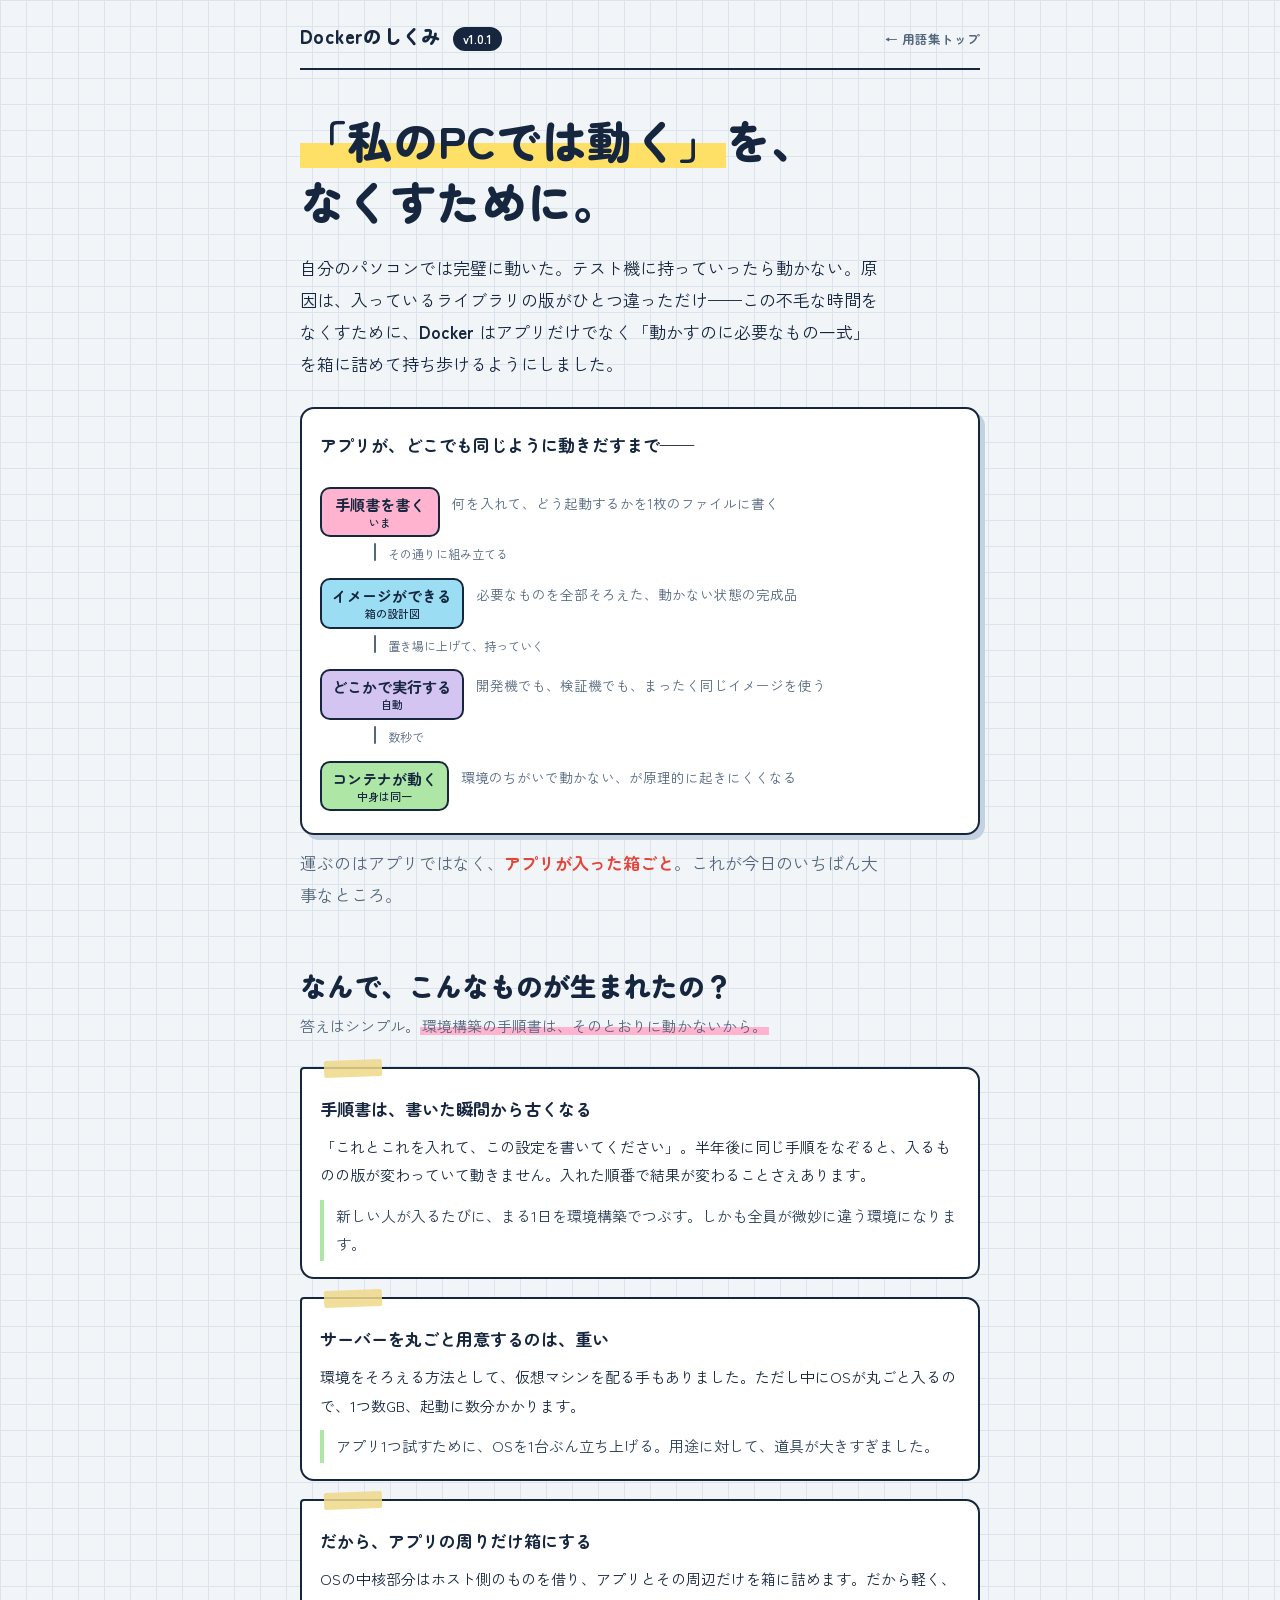
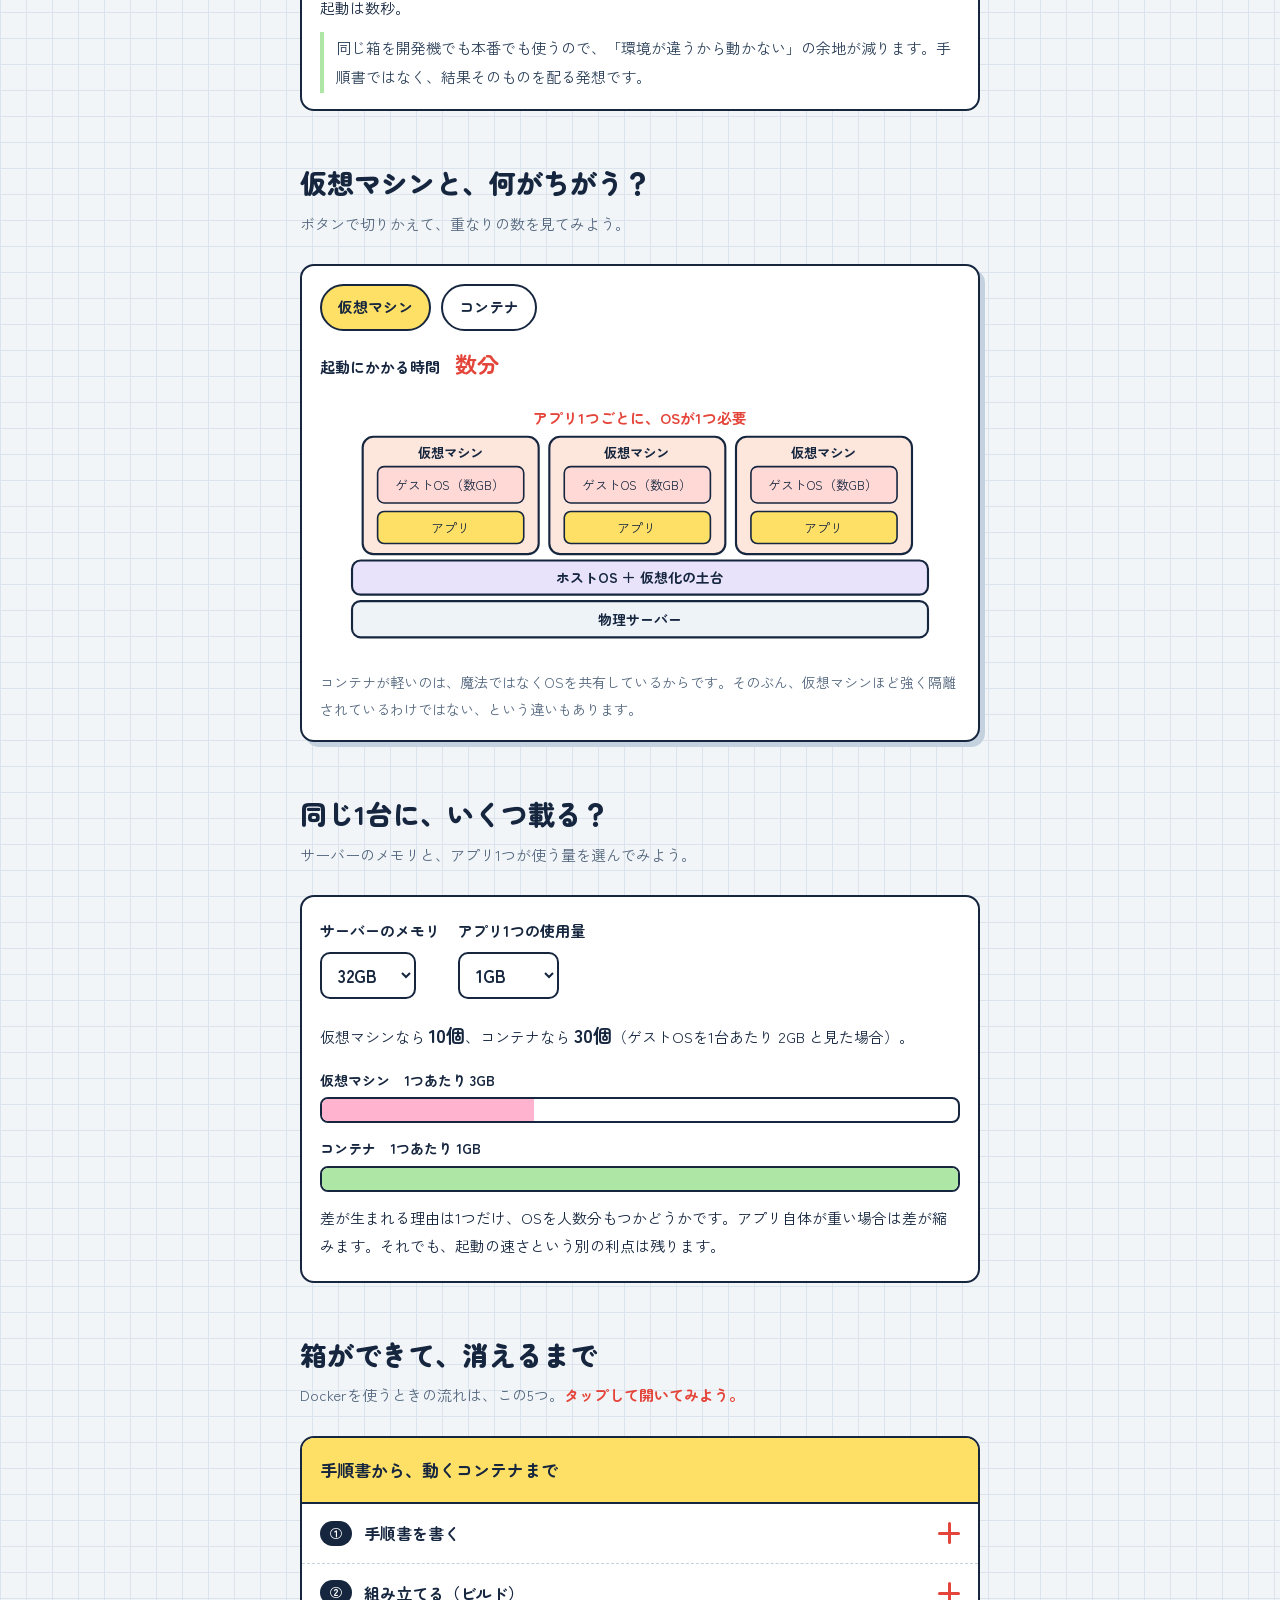
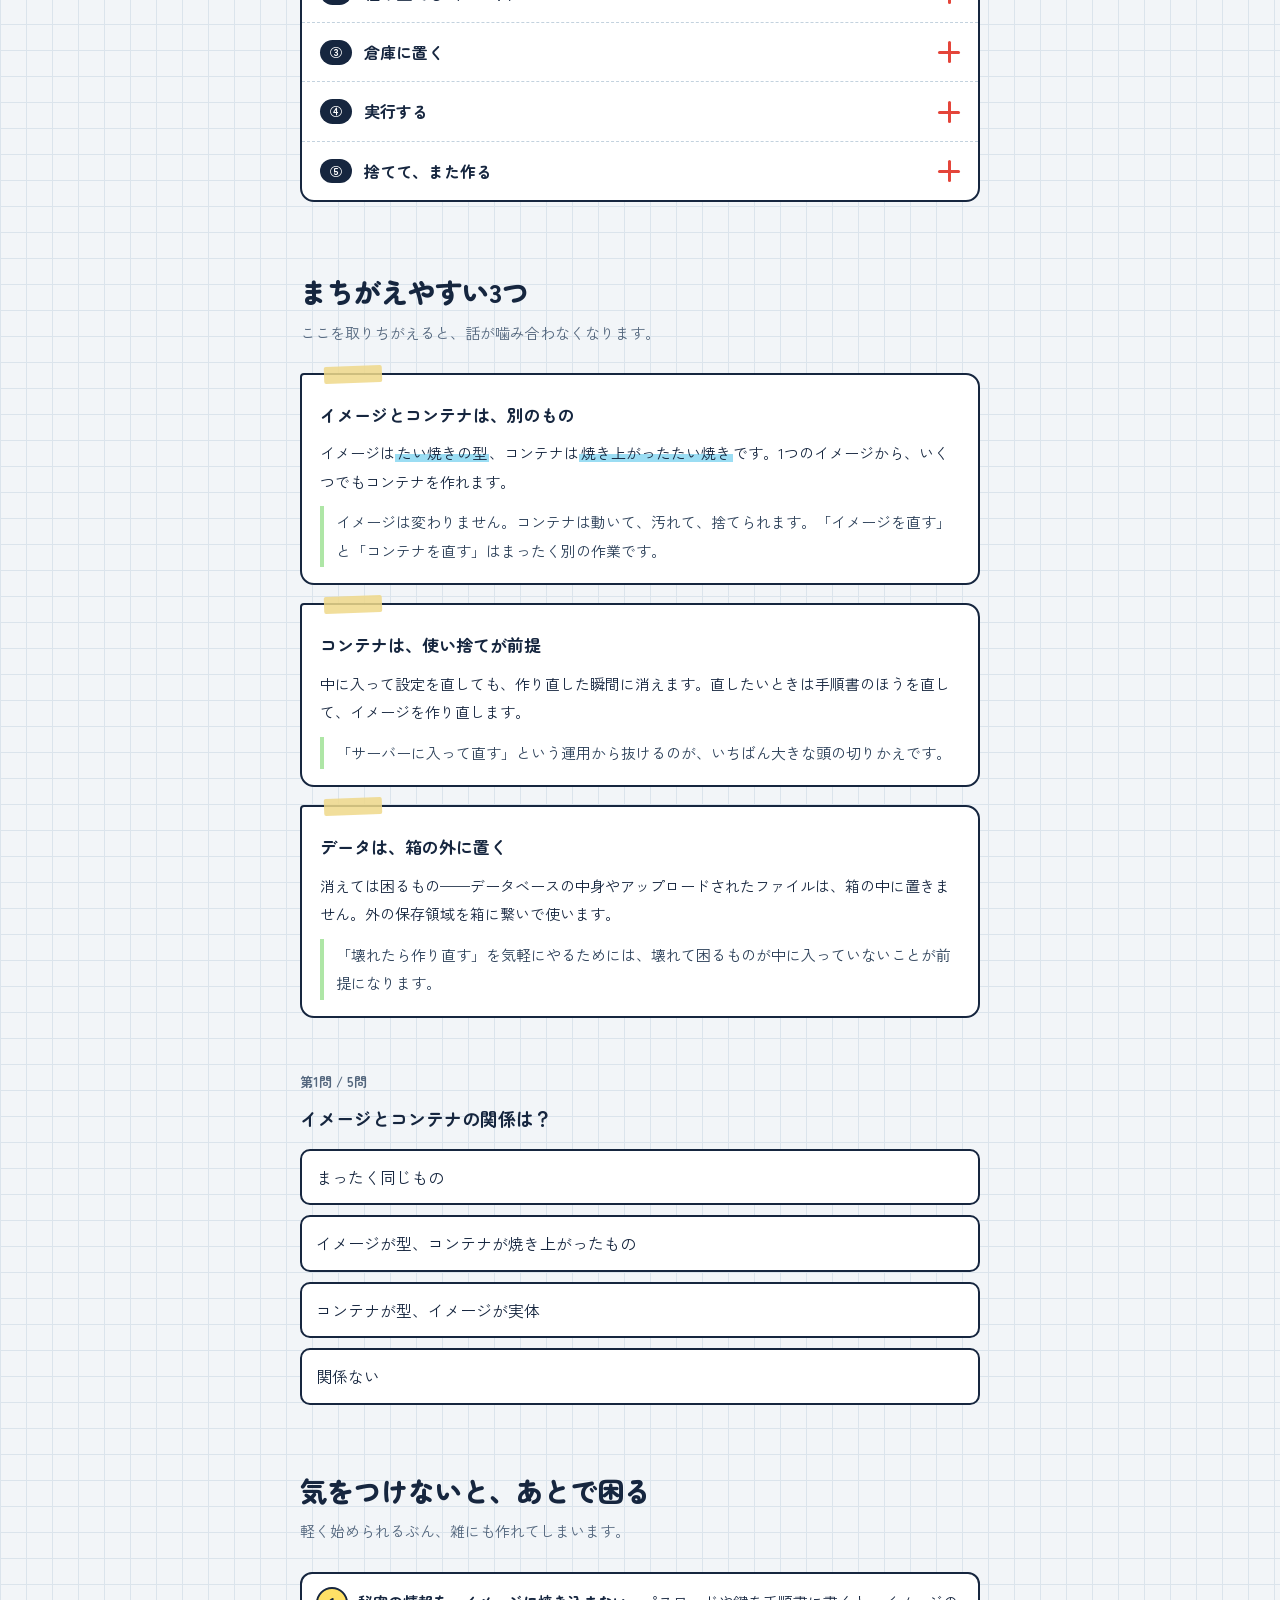
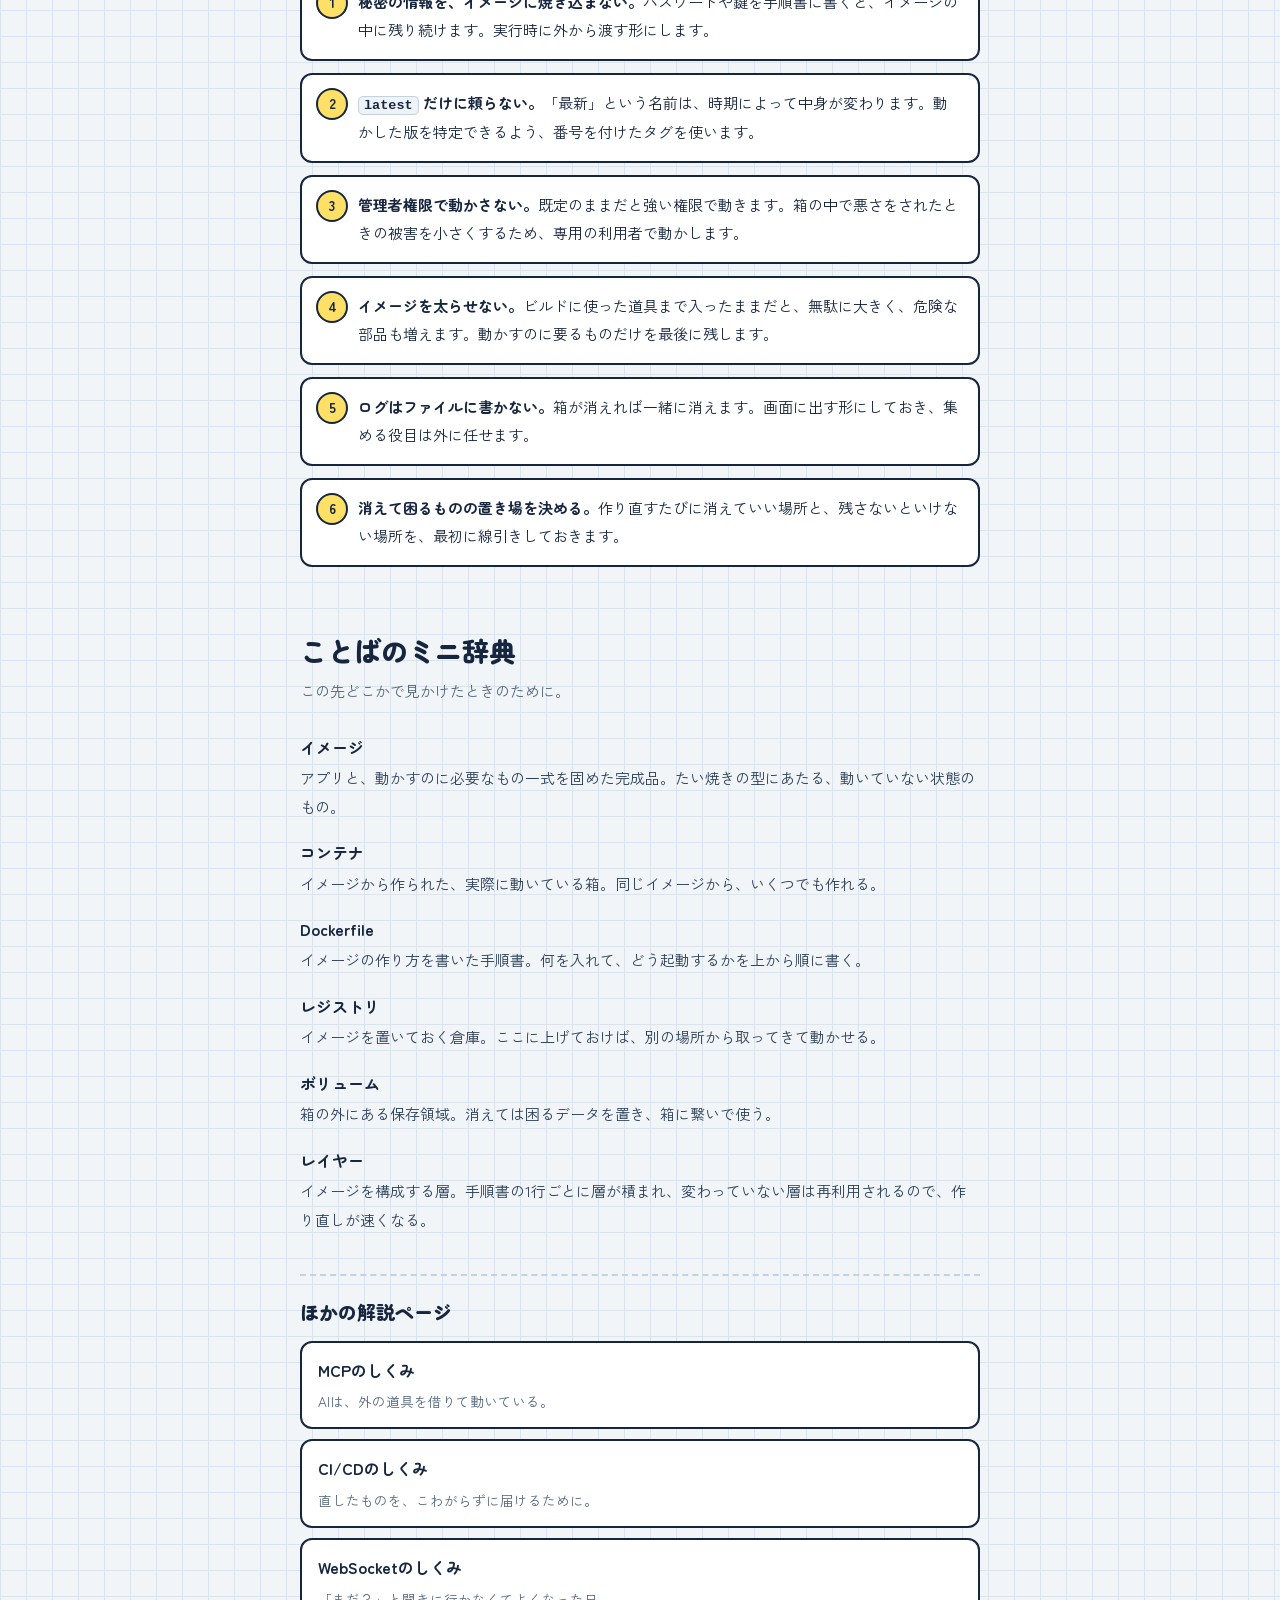
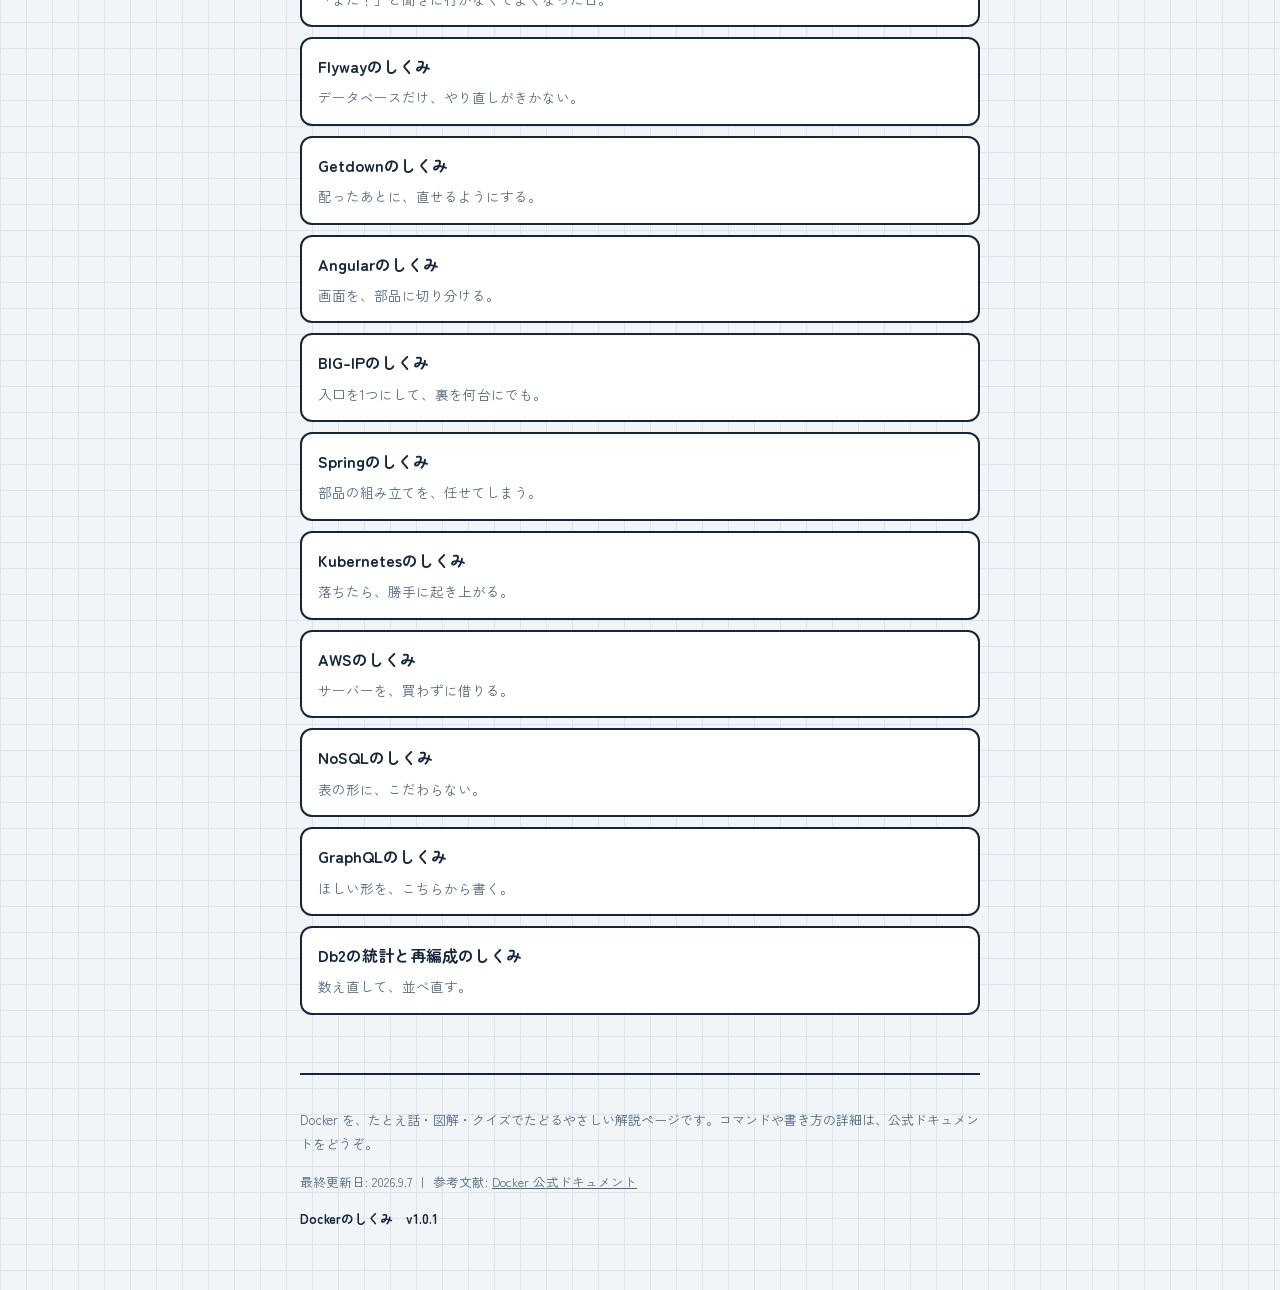
<file: docker.html>
<!DOCTYPE html>
<html lang="ja">
<head>
<meta charset="utf-8">
<meta name="viewport" content="width=device-width, initial-scale=1">
<title>Dockerのしくみ — 動く環境ごと、箱に詰める</title>
<meta name="description" content="Docker（コンテナ）を、たとえ話・図解・クイズでたどるやさしい解説ページ。">
<link rel="preconnect" href="https://fonts.googleapis.com">
<link rel="preconnect" href="https://fonts.gstatic.com" crossorigin>
<link href="https://fonts.googleapis.com/css2?family=Zen+Kaku+Gothic+New:wght@400;500;700&family=Zen+Maru+Gothic:wght@500;700;900&display=swap" rel="stylesheet">
<link rel="stylesheet" href="assets/site.css">
</head>
<body>
<div class="wrap">

<header class="topbar">
  <span class="logo">Dockerのしくみ</span>
  <span class="ver" id="version">v1.0.1</span>
  <a class="home" href="index.html">← 用語集トップ</a>
</header>

<main>

<div class="hero" id="basic">
  <h1><span class="mark">「私のPCでは動く」</span>を、<br>なくすために。</h1>
  <p>自分のパソコンでは完璧に動いた。テスト機に持っていったら動かない。原因は、入っているライブラリの版がひとつ違っただけ——この不毛な時間をなくすために、<strong>Docker</strong> はアプリだけでなく「動かすのに必要なもの一式」を箱に詰めて持ち歩けるようにしました。</p>

  <div class="chain">
    <p class="chain-title">アプリが、どこでも同じように動きだすまで——</p>
    <ol>
      <li>
        <span class="node now">手順書を書く<small>いま</small></span>
        <span class="say">何を入れて、どう起動するかを1枚のファイルに書く</span>
      </li>
      <li class="arrowline">その通りに組み立てる</li>
      <li>
        <span class="node">イメージができる<small>箱の設計図</small></span>
        <span class="say">必要なものを全部そろえた、動かない状態の完成品</span>
      </li>
      <li class="arrowline">置き場に上げて、持っていく</li>
      <li>
        <span class="node robot">どこかで実行する<small>自動</small></span>
        <span class="say">開発機でも、検証機でも、まったく同じイメージを使う</span>
      </li>
      <li class="arrowline">数秒で</li>
      <li>
        <span class="node goal">コンテナが動く<small>中身は同一</small></span>
        <span class="say">環境のちがいで動かない、が原理的に起きにくくなる</span>
      </li>
    </ol>
  </div>
  <p class="lead" style="margin-bottom:0">運ぶのはアプリではなく、<span class="pen">アプリが入った箱ごと</span>。これが今日のいちばん大事なところ。</p>
</div>

<section id="why">
  <h2>なんで、こんなものが生まれたの？</h2>
  <p class="lead">答えはシンプル。<span class="mark pink">環境構築の手順書は、そのとおりに動かないから。</span></p>

  <div class="notes">
    <div class="note">
      <h3>手順書は、書いた瞬間から古くなる</h3>
      <p>「これとこれを入れて、この設定を書いてください」。半年後に同じ手順をなぞると、入るものの版が変わっていて動きません。入れた順番で結果が変わることさえあります。</p>
      <p class="eg">新しい人が入るたびに、まる1日を環境構築でつぶす。しかも全員が微妙に違う環境になります。</p>
    </div>

    <div class="note">
      <h3>サーバーを丸ごと用意するのは、重い</h3>
      <p>環境をそろえる方法として、仮想マシンを配る手もありました。ただし中にOSが丸ごと入るので、1つ数GB、起動に数分かかります。</p>
      <p class="eg">アプリ1つ試すために、OSを1台ぶん立ち上げる。用途に対して、道具が大きすぎました。</p>
    </div>

    <div class="note">
      <h3>だから、アプリの周りだけ箱にする</h3>
      <p>OSの中核部分はホスト側のものを借り、アプリとその周辺だけを箱に詰めます。だから軽く、起動は数秒。</p>
      <p class="eg">同じ箱を開発機でも本番でも使うので、「環境が違うから動かない」の余地が減ります。手順書ではなく、結果そのものを配る発想です。</p>
    </div>
  </div>
</section>

<section id="compare">
  <h2>仮想マシンと、何がちがう？</h2>
  <p class="lead">ボタンで切りかえて、重なりの数を見てみよう。</p>

  <div class="board">
    <div class="switch">
      <button type="button" id="btn-vm" aria-pressed="true">仮想マシン</button>
      <button type="button" id="btn-ct" aria-pressed="false">コンテナ</button>
    </div>
    <p class="tally" id="tally">起動にかかる時間　<b>数分</b></p>
    <figure style="margin:0">
      <svg viewBox="0 0 600 250" role="img" aria-label="仮想マシンはアプリごとにゲストOSが必要だが、コンテナはOSを共有して軽くなることを示す図">
        <g font-family="'Zen Maru Gothic',sans-serif">
          <rect x="30" y="196" width="540" height="34" rx="8" fill="#EEF3F8" stroke="#16263F" stroke-width="2"/>
          <text x="300" y="218" text-anchor="middle" font-size="13" font-weight="700" fill="#16263F">物理サーバー</text>

          <g id="dk-vm">
            <rect x="30" y="158" width="540" height="32" rx="8" fill="#E8E2FB" stroke="#16263F" stroke-width="2"/>
            <text x="300" y="179" text-anchor="middle" font-size="13" font-weight="700" fill="#16263F">ホストOS ＋ 仮想化の土台</text>
            <g>
              <rect x="40" y="42" width="165" height="110" rx="10" fill="#FDE6DC" stroke="#16263F" stroke-width="2"/>
              <rect x="215" y="42" width="165" height="110" rx="10" fill="#FDE6DC" stroke="#16263F" stroke-width="2"/>
              <rect x="390" y="42" width="165" height="110" rx="10" fill="#FDE6DC" stroke="#16263F" stroke-width="2"/>
            </g>
            <g font-size="12.5" font-family="'Zen Kaku Gothic New',sans-serif" fill="#16263F">
              <text x="122" y="62" text-anchor="middle" font-weight="700">仮想マシン</text>
              <text x="297" y="62" text-anchor="middle" font-weight="700">仮想マシン</text>
              <text x="472" y="62" text-anchor="middle" font-weight="700">仮想マシン</text>
            </g>
            <g fill="#FFD9D6" stroke="#16263F" stroke-width="1.5">
              <rect x="54" y="70" width="137" height="34" rx="6"/>
              <rect x="229" y="70" width="137" height="34" rx="6"/>
              <rect x="404" y="70" width="137" height="34" rx="6"/>
            </g>
            <g font-size="12" fill="#16263F" font-family="'Zen Kaku Gothic New',sans-serif">
              <text x="122" y="92" text-anchor="middle">ゲストOS（数GB）</text>
              <text x="297" y="92" text-anchor="middle">ゲストOS（数GB）</text>
              <text x="472" y="92" text-anchor="middle">ゲストOS（数GB）</text>
            </g>
            <g fill="#FFE066" stroke="#16263F" stroke-width="1.5">
              <rect x="54" y="112" width="137" height="30" rx="6"/>
              <rect x="229" y="112" width="137" height="30" rx="6"/>
              <rect x="404" y="112" width="137" height="30" rx="6"/>
            </g>
            <g font-size="12" fill="#16263F" font-family="'Zen Kaku Gothic New',sans-serif">
              <text x="122" y="132" text-anchor="middle">アプリ</text>
              <text x="297" y="132" text-anchor="middle">アプリ</text>
              <text x="472" y="132" text-anchor="middle">アプリ</text>
            </g>
            <text x="300" y="30" text-anchor="middle" font-size="14" font-weight="700" fill="#E4453A">アプリ1つごとに、OSが1つ必要</text>
          </g>

          <g id="dk-ct" class="hidden">
            <rect x="30" y="158" width="540" height="32" rx="8" fill="#E8E2FB" stroke="#16263F" stroke-width="2"/>
            <text x="300" y="179" text-anchor="middle" font-size="13" font-weight="700" fill="#16263F">ホストOS（1つを、みんなで借りる）</text>
            <rect x="30" y="122" width="540" height="30" rx="8" fill="#D3C4F2" stroke="#16263F" stroke-width="2"/>
            <text x="300" y="142" text-anchor="middle" font-size="13" font-weight="700" fill="#16263F">コンテナを動かすしくみ（Docker）</text>
            <g fill="#DDF3E5" stroke="#16263F" stroke-width="2">
              <rect x="40" y="62" width="123" height="54" rx="10"/>
              <rect x="173" y="62" width="123" height="54" rx="10"/>
              <rect x="306" y="62" width="123" height="54" rx="10"/>
              <rect x="439" y="62" width="123" height="54" rx="10"/>
            </g>
            <g font-size="12.5" fill="#16263F" font-family="'Zen Kaku Gothic New',sans-serif">
              <text x="101" y="86" text-anchor="middle" font-weight="700">アプリ</text>
              <text x="234" y="86" text-anchor="middle" font-weight="700">アプリ</text>
              <text x="367" y="86" text-anchor="middle" font-weight="700">アプリ</text>
              <text x="500" y="86" text-anchor="middle" font-weight="700">アプリ</text>
              <text x="101" y="104" text-anchor="middle">＋必要な部品</text>
              <text x="234" y="104" text-anchor="middle">＋必要な部品</text>
              <text x="367" y="104" text-anchor="middle">＋必要な部品</text>
              <text x="500" y="104" text-anchor="middle">＋必要な部品</text>
            </g>
            <text x="300" y="42" text-anchor="middle" font-size="14" font-weight="700" fill="#1E8A4C">OSは1つ。同じ台に、たくさん載る</text>
          </g>
        </g>
      </svg>
      <figcaption>コンテナが軽いのは、魔法ではなくOSを共有しているからです。そのぶん、仮想マシンほど強く隔離されているわけではない、という違いもあります。</figcaption>
    </figure>
  </div>
</section>

<section id="calc">
  <h2>同じ1台に、いくつ載る？</h2>
  <p class="lead">サーバーのメモリと、アプリ1つが使う量を選んでみよう。</p>
  <div class="calcbox">
    <div class="calcrow">
      <div>
        <label for="mem">サーバーのメモリ</label>
        <select id="mem"></select>
      </div>
      <div>
        <label for="app">アプリ1つの使用量</label>
        <select id="app"></select>
      </div>
    </div>
    <div class="result" id="calc-result"></div>
  </div>
</section>

<section id="flow">
  <h2>箱ができて、消えるまで</h2>
  <p class="lead">Dockerを使うときの流れは、この5つ。<span class="pen">タップして開いてみよう。</span></p>

  <div class="tree">
    <h3>手順書から、動くコンテナまで</h3>
    <div class="step-list" id="tree-flow"></div>
  </div>
</section>

<section id="terms">
  <h2>まちがえやすい3つ</h2>
  <p class="lead">ここを取りちがえると、話が噛み合わなくなります。</p>
  <div class="notes">
    <div class="note">
      <h3>イメージとコンテナは、別のもの</h3>
      <p>イメージは<span class="mark cyan">たい焼きの型</span>、コンテナは<span class="mark cyan">焼き上がったたい焼き</span>です。1つのイメージから、いくつでもコンテナを作れます。</p>
      <p class="eg">イメージは変わりません。コンテナは動いて、汚れて、捨てられます。「イメージを直す」と「コンテナを直す」はまったく別の作業です。</p>
    </div>
    <div class="note">
      <h3>コンテナは、使い捨てが前提</h3>
      <p>中に入って設定を直しても、作り直した瞬間に消えます。直したいときは手順書のほうを直して、イメージを作り直します。</p>
      <p class="eg">「サーバーに入って直す」という運用から抜けるのが、いちばん大きな頭の切りかえです。</p>
    </div>
    <div class="note">
      <h3>データは、箱の外に置く</h3>
      <p>消えては困るもの——データベースの中身やアップロードされたファイルは、箱の中に置きません。外の保存領域を箱に繋いで使います。</p>
      <p class="eg">「壊れたら作り直す」を気軽にやるためには、壊れて困るものが中に入っていないことが前提になります。</p>
    </div>
  </div>
</section>

<section id="quiz">
  <h2>クイズ：きみは何問わかる？</h2>
  <p class="lead">全5問。まちがえても大丈夫、答えのほうが面白い。</p>
  <div class="quiz" id="quiz"></div>
</section>

<section id="careful">
  <h2>気をつけないと、あとで困る</h2>
  <p class="lead">軽く始められるぶん、雑にも作れてしまいます。</p>
  <ol class="steps">
    <li><b>秘密の情報を、イメージに焼き込まない。</b>パスワードや鍵を手順書に書くと、イメージの中に残り続けます。実行時に外から渡す形にします。</li>
    <li><b><code>latest</code> だけに頼らない。</b>「最新」という名前は、時期によって中身が変わります。動かした版を特定できるよう、番号を付けたタグを使います。</li>
    <li><b>管理者権限で動かさない。</b>既定のままだと強い権限で動きます。箱の中で悪さをされたときの被害を小さくするため、専用の利用者で動かします。</li>
    <li><b>イメージを太らせない。</b>ビルドに使った道具まで入ったままだと、無駄に大きく、危険な部品も増えます。動かすのに要るものだけを最後に残します。</li>
    <li><b>ログはファイルに書かない。</b>箱が消えれば一緒に消えます。画面に出す形にしておき、集める役目は外に任せます。</li>
    <li><b>消えて困るものの置き場を決める。</b>作り直すたびに消えていい場所と、残さないといけない場所を、最初に線引きしておきます。</li>
  </ol>
</section>

<section id="words">
  <h2>ことばのミニ辞典</h2>
  <p class="lead">この先どこかで見かけたときのために。</p>
  <dl class="words">
    <dt>イメージ</dt>
    <dd>アプリと、動かすのに必要なもの一式を固めた完成品。たい焼きの型にあたる、動いていない状態のもの。</dd>
    <dt>コンテナ</dt>
    <dd>イメージから作られた、実際に動いている箱。同じイメージから、いくつでも作れる。</dd>
    <dt>Dockerfile</dt>
    <dd>イメージの作り方を書いた手順書。何を入れて、どう起動するかを上から順に書く。</dd>
    <dt>レジストリ</dt>
    <dd>イメージを置いておく倉庫。ここに上げておけば、別の場所から取ってきて動かせる。</dd>
    <dt>ボリューム</dt>
    <dd>箱の外にある保存領域。消えては困るデータを置き、箱に繋いで使う。</dd>
    <dt>レイヤー</dt>
    <dd>イメージを構成する層。手順書の1行ごとに層が積まれ、変わっていない層は再利用されるので、作り直しが速くなる。</dd>
  </dl>
</section>

<section class="sibling">
  <h2>ほかの解説ページ</h2>
  <ul>
    <li><a href="mcp.html"><b>MCPのしくみ</b><span>AIは、外の道具を借りて動いている。</span></a></li>
    <li><a href="cicd.html"><b>CI/CDのしくみ</b><span>直したものを、こわがらずに届けるために。</span></a></li>
    <li><a href="websocket.html"><b>WebSocketのしくみ</b><span>「まだ？」と聞きに行かなくてよくなった日。</span></a></li>
    <li><a href="flyway.html"><b>Flywayのしくみ</b><span>データベースだけ、やり直しがきかない。</span></a></li>
    <li><a href="getdown.html"><b>Getdownのしくみ</b><span>配ったあとに、直せるようにする。</span></a></li>
    <li><a href="angular.html"><b>Angularのしくみ</b><span>画面を、部品に切り分ける。</span></a></li>
    <li><a href="bigip.html"><b>BIG-IPのしくみ</b><span>入口を1つにして、裏を何台にでも。</span></a></li>
    <li><a href="spring.html"><b>Springのしくみ</b><span>部品の組み立てを、任せてしまう。</span></a></li>
    <li><a href="kubernetes.html"><b>Kubernetesのしくみ</b><span>落ちたら、勝手に起き上がる。</span></a></li>
    <li><a href="aws.html"><b>AWSのしくみ</b><span>サーバーを、買わずに借りる。</span></a></li>
    <li><a href="nosql.html"><b>NoSQLのしくみ</b><span>表の形に、こだわらない。</span></a></li>
    <li><a href="graphql.html"><b>GraphQLのしくみ</b><span>ほしい形を、こちらから書く。</span></a></li>
    <li><a href="db2.html"><b>Db2の統計と再編成のしくみ</b><span>数え直して、並べ直す。</span></a></li>
  </ul>
</section>

</main>

<footer>
  <p>Docker を、たとえ話・図解・クイズでたどるやさしい解説ページです。コマンドや書き方の詳細は、公式ドキュメントをどうぞ。</p>
  <p class="footmeta">最終更新日: 2026.9.7 ｜ 参考文献: <a href="https://docs.docker.com/" target="_blank" rel="noopener">Docker 公式ドキュメント</a></p>
  <p class="footver">Dockerのしくみ　v1.0.1</p>
</footer>

</div>

<script>
"use strict";
var APP_VERSION = "1.0.1";

function initSwitch(){
  var vm = document.getElementById("dk-vm");
  var ct = document.getElementById("dk-ct");
  var vBtn = document.getElementById("btn-vm");
  var cBtn = document.getElementById("btn-ct");
  var tally = document.getElementById("tally");
  if(!vm || !ct) return;

  function show(isVm){
    vm.classList.toggle("hidden", !isVm);
    ct.classList.toggle("hidden", isVm);
    vBtn.setAttribute("aria-pressed", isVm ? "true" : "false");
    cBtn.setAttribute("aria-pressed", isVm ? "false" : "true");
    tally.innerHTML = isVm ? '起動にかかる時間　<b>数分</b>' : '起動にかかる時間　<b>数秒</b>';
  }
  vBtn.addEventListener("click", function(){ show(true); });
  cBtn.addEventListener("click", function(){ show(false); });
}

function initCalc(){
  var m = document.getElementById("mem");
  var a = document.getElementById("app");
  var res = document.getElementById("calc-result");
  if(!m || !a) return;

  [8,16,32,64,128,256].forEach(function(v){
    var o = document.createElement("option");
    o.value = String(v); o.textContent = v + "GB";
    if(v === 32) o.selected = true;
    m.appendChild(o);
  });
  [0.25,0.5,1,2,4].forEach(function(v){
    var o = document.createElement("option");
    o.value = String(v); o.textContent = v + "GB";
    if(v === 1) o.selected = true;
    a.appendChild(o);
  });

  function update(){
    var mem = parseFloat(m.value);
    var app = parseFloat(a.value);
    var host = 2;                       // ホストOSの取り分
    var guestOs = 2;                    // 仮想マシン1台ごとのゲストOS
    var usable = Math.max(mem - host, 0);
    var vmCount = Math.floor(usable / (app + guestOs));
    var ctCount = Math.floor(usable / app);
    var max = Math.max(ctCount, 1);

    var html = '<p class="rline">仮想マシンなら <strong>' + vmCount +
               '個</strong>、コンテナなら <strong>' + ctCount +
               '個</strong>（ゲストOSを1台あたり ' + guestOs + 'GB と見た場合）。</p>';

    html += '<div class="bars">';
    html += '<div><p class="bar-label">仮想マシン　1つあたり ' + (app + guestOs) + 'GB</p>' +
            '<div class="bar"><span style="width:' + (vmCount / max * 100) + '%"></span></div></div>';
    html += '<div><p class="bar-label">コンテナ　1つあたり ' + app + 'GB</p>' +
            '<div class="bar good"><span style="width:100%"></span></div></div>';
    html += '</div>';

    html += '<p class="rline" style="margin:0">差が生まれる理由は1つだけ、OSを人数分もつかどうかです。' +
            (app <= 0.5
              ? '小さなアプリをたくさん並べるほど、この差は大きくなります。'
              : 'アプリ自体が重い場合は差が縮みます。それでも、起動の速さという別の利点は残ります。') +
            '</p>';
    res.innerHTML = html;
  }

  m.addEventListener("change", update);
  a.addEventListener("change", update);
  update();
}

var FLOW = [
  {y:"①", n:"手順書を書く", t:"環境の作り方が人の頭の中にあると、<b>再現できるのは書いた本人だけ</b>になる。", f:"何を入れて、どう起動するかをファイルに書く。手順が文章ではなくコードになるので、レビューも履歴も残せる。"},
  {y:"②", n:"組み立てる（ビルド）", t:"手で作った環境は、<b>作るたびに少しずつ違うもの</b>ができる。", f:"手順書のとおりに実行して、イメージを作る。同じ手順書からは、同じものができる。"},
  {y:"③", n:"倉庫に置く", t:"手元にしかないと、<b>別のサーバーへ持っていけない</b>。", f:"レジストリと呼ばれる倉庫に上げる。以降はどこからでも、名前を指定して取ってこられる。"},
  {y:"④", n:"実行する", t:"環境ごとに別のものを作ると、<b>「動くはずなのに動かない」が再発する</b>。", f:"取ってきたイメージから、コンテナを起動する。開発機でも本番でも、まったく同じイメージを使う。"},
  {y:"⑤", n:"捨てて、また作る", t:"動いているものに手を入れ続けると、<b>誰も再現できない状態</b>ができあがる。", f:"直したいときはコンテナではなく手順書を直し、作り直す。データは外に置いてあるので、捨てても困らない。"}
];

function buildFlow(){
  var host = document.getElementById("tree-flow");
  if(!host) return;
  FLOW.forEach(function(s, i){
    var wrap = document.createElement("div");
    wrap.className = "step";
    wrap.setAttribute("aria-expanded","false");
    var btnId = "flow-btn-" + i, panId = "flow-pan-" + i;

    var btn = document.createElement("button");
    btn.type = "button"; btn.id = btnId;
    btn.setAttribute("aria-controls", panId);
    btn.setAttribute("aria-expanded","false");
    btn.innerHTML = '<span class="yr">' + s.y + '</span><span class="nm">' + s.n +
                    '</span><span class="plus" aria-hidden="true"></span>';

    var pan = document.createElement("div");
    pan.className = "detail"; pan.id = panId; pan.hidden = true;
    pan.setAttribute("role","region");
    pan.setAttribute("aria-labelledby", btnId);
    pan.innerHTML = '<p class="trouble">😖 これがないと：' + s.t + '</p>' +
                    '<p class="fix">💡 やっていること：' + s.f + '</p>';

    btn.addEventListener("click", function(){
      var open = pan.hidden;
      pan.hidden = !open;
      btn.setAttribute("aria-expanded", open ? "true" : "false");
      wrap.setAttribute("aria-expanded", open ? "true" : "false");
    });

    wrap.appendChild(btn); wrap.appendChild(pan); host.appendChild(wrap);
  });
}

var QUIZ = [
  {
    q:"イメージとコンテナの関係は？",
    c:["まったく同じもの","イメージが型、コンテナが焼き上がったもの","コンテナが型、イメージが実体","関係ない"],
    a:1,
    e:"1つのイメージから、コンテナはいくつでも作れます。イメージは変わらず、コンテナは動いて、いずれ捨てられます。ここを混ぜると話が噛み合いません。"
  },
  {
    q:"コンテナが仮想マシンより軽いのは、なぜ？",
    c:["圧縮しているから","OSをホストと共有しているから","通信しないから","小さく書いているから"],
    a:1,
    e:"仮想マシンは中にOSを丸ごと抱えます。コンテナはホストのOSを借りるので、アプリと周辺の部品だけで済み、起動も数秒になります。"
  },
  {
    q:"動いているコンテナの中で設定を直すと、どうなる？",
    c:["ずっと残る","作り直したときに消える","イメージにも反映される","エラーになる"],
    a:1,
    e:"コンテナは使い捨てが前提です。直すべきは手順書のほう。「サーバーに入って直す」という運用から抜けるのが、いちばん大きな頭の切りかえです。"
  },
  {
    q:"消えては困るデータは、どこに置く？",
    c:["コンテナの中","箱の外の保存領域","手順書の中","メモリ"],
    a:1,
    e:"外の保存領域（ボリューム）を箱に繋いで使います。壊れたら作り直す、を気軽にやるためには、壊れて困るものが中に入っていないことが前提になります。"
  },
  {
    q:"イメージのタグに <code>latest</code> だけを使うと、何が困る？",
    c:["容量が増える","どの版が動いているか特定できない","起動が遅くなる","通信できない"],
    a:1,
    e:"「最新」は時期によって中身が変わります。障害が起きたとき「何が動いていたのか」を追えなくなるので、番号を付けたタグを併用します。"
  }
];

var qIndex = 0, qScore = 0;

function renderQuiz(){
  var host = document.getElementById("quiz");
  if(!host) return;

  if(qIndex >= QUIZ.length){
    var msg = qScore === 5 ? "全問正解。もう人に説明できるレベル。"
            : qScore >= 3 ? "いい線いってる。まちがえた問題ほど、覚えて帰れる。"
            : "ここからが面白いところ。上の5ステップをもう一度ひらいてみよう。";
    host.innerHTML = '<p class="score">結果：' + qScore + ' / ' + QUIZ.length + ' 問正解</p>' +
                     '<p style="margin:0 0 14px">' + msg + '</p>' +
                     '<button class="qnext" type="button" id="again">もう一度やる</button>';
    document.getElementById("again").addEventListener("click", function(){
      qIndex = 0; qScore = 0; renderQuiz();
    });
    return;
  }

  var item = QUIZ[qIndex];
  var html = '<div class="qhead"><span class="qcount">第' + (qIndex+1) + '問 / ' + QUIZ.length + '問</span></div>' +
             '<p class="qtext">' + item.q + '</p><div class="choices">';
  item.c.forEach(function(text, i){
    html += '<button class="choice" type="button" data-i="' + i + '">' + text + '</button>';
  });
  html += '</div><div class="answer" id="answer" hidden></div>';
  host.innerHTML = html;

  var buttons = host.querySelectorAll(".choice");
  Array.prototype.forEach.call(buttons, function(b){
    b.addEventListener("click", function(){
      var picked = parseInt(b.dataset.i, 10);
      var ok = picked === item.a;
      if(ok) qScore++;

      Array.prototype.forEach.call(buttons, function(x, i){
        x.disabled = true;
        if(i === item.a) x.classList.add("correct");
        else if(i === picked) x.classList.add("wrong");
      });

      var ans = document.getElementById("answer");
      ans.hidden = false;
      ans.innerHTML = '<span class="verdict ' + (ok ? "ok" : "ng") + '">' +
                      (ok ? "正解！" : "残念、正解は「" + item.c[item.a].replace(/<[^>]+>/g,"") + "」") + '</span>' +
                      item.e +
                      '<div><button class="qnext" type="button" id="next">' +
                      (qIndex === QUIZ.length - 1 ? "結果を見る" : "次の問題へ") + '</button></div>';
      document.getElementById("next").addEventListener("click", function(){
        qIndex++; renderQuiz();
      });
      document.getElementById("next").focus();
    });
  });
}

document.addEventListener("DOMContentLoaded", function(){
  document.getElementById("version").textContent = "v" + APP_VERSION;
  initSwitch();
  initCalc();
  buildFlow();
  renderQuiz();
});
</script>
</body>
</html>
</file>
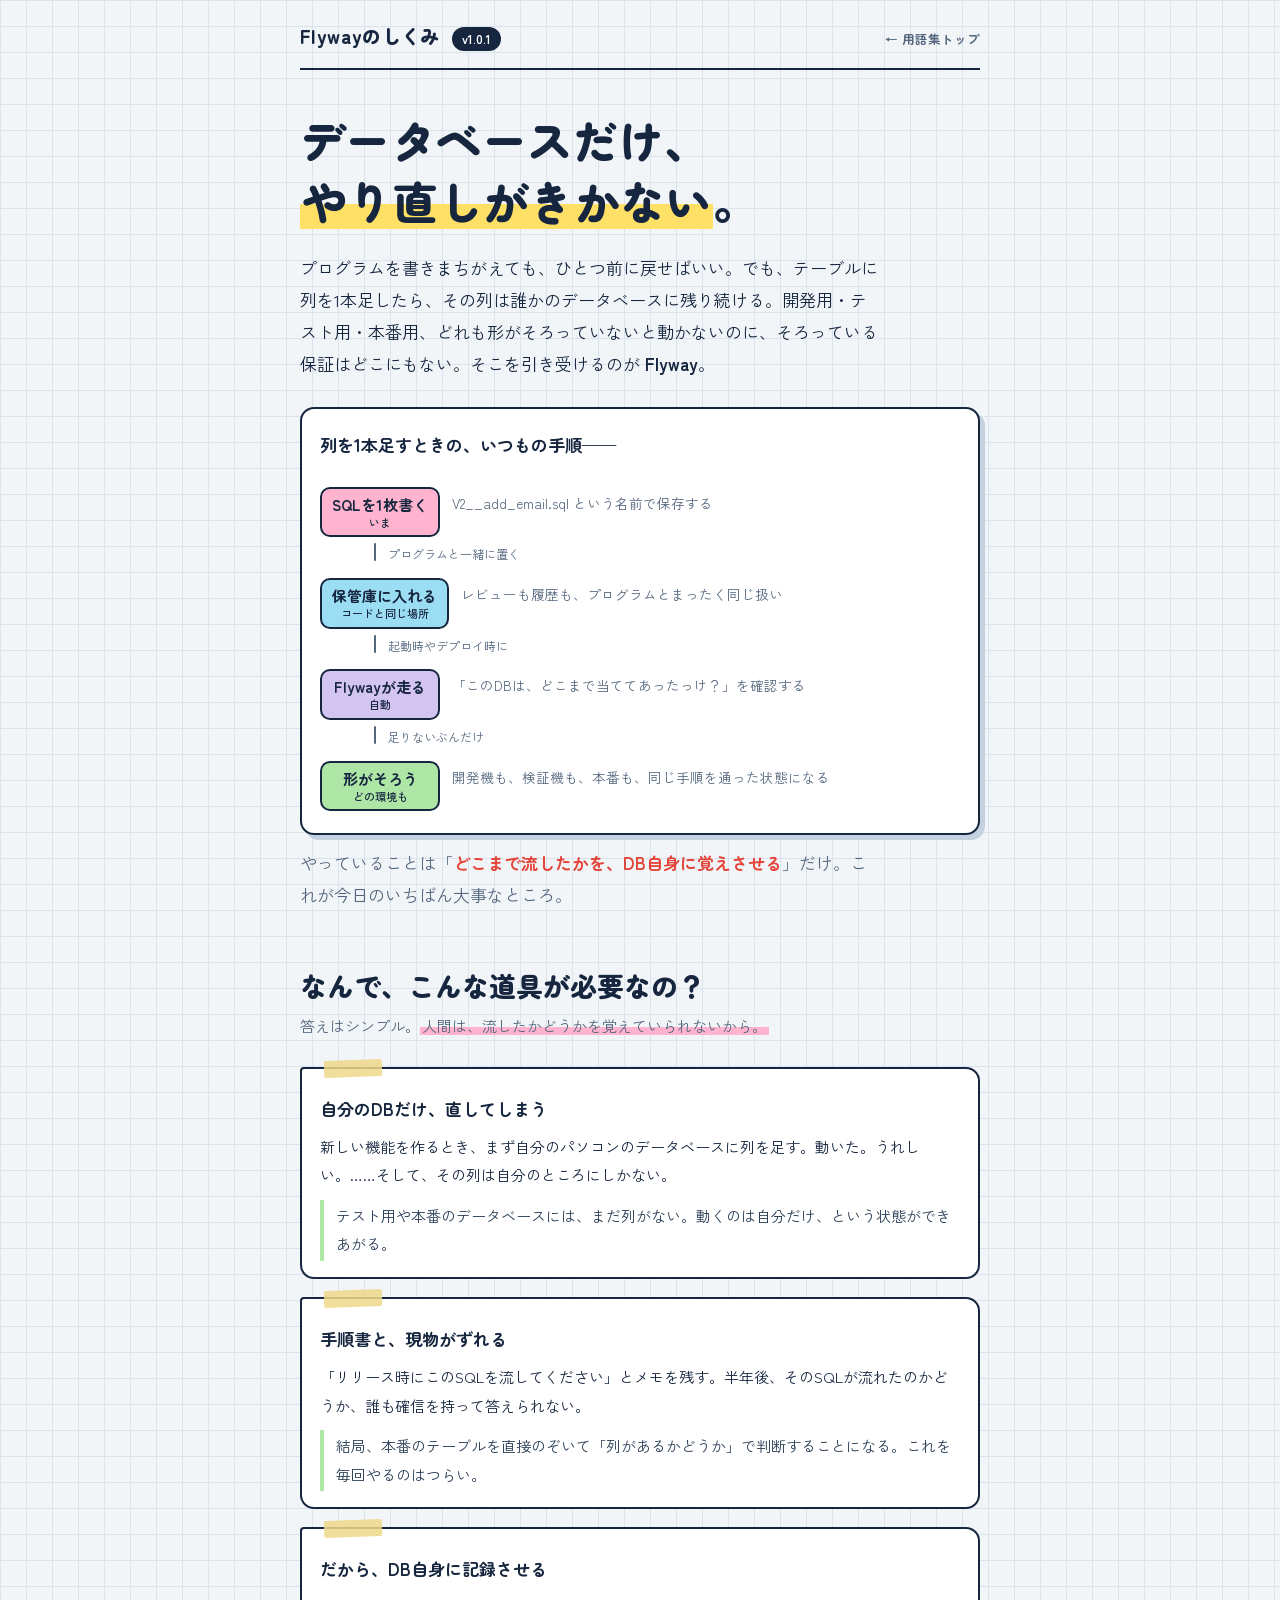
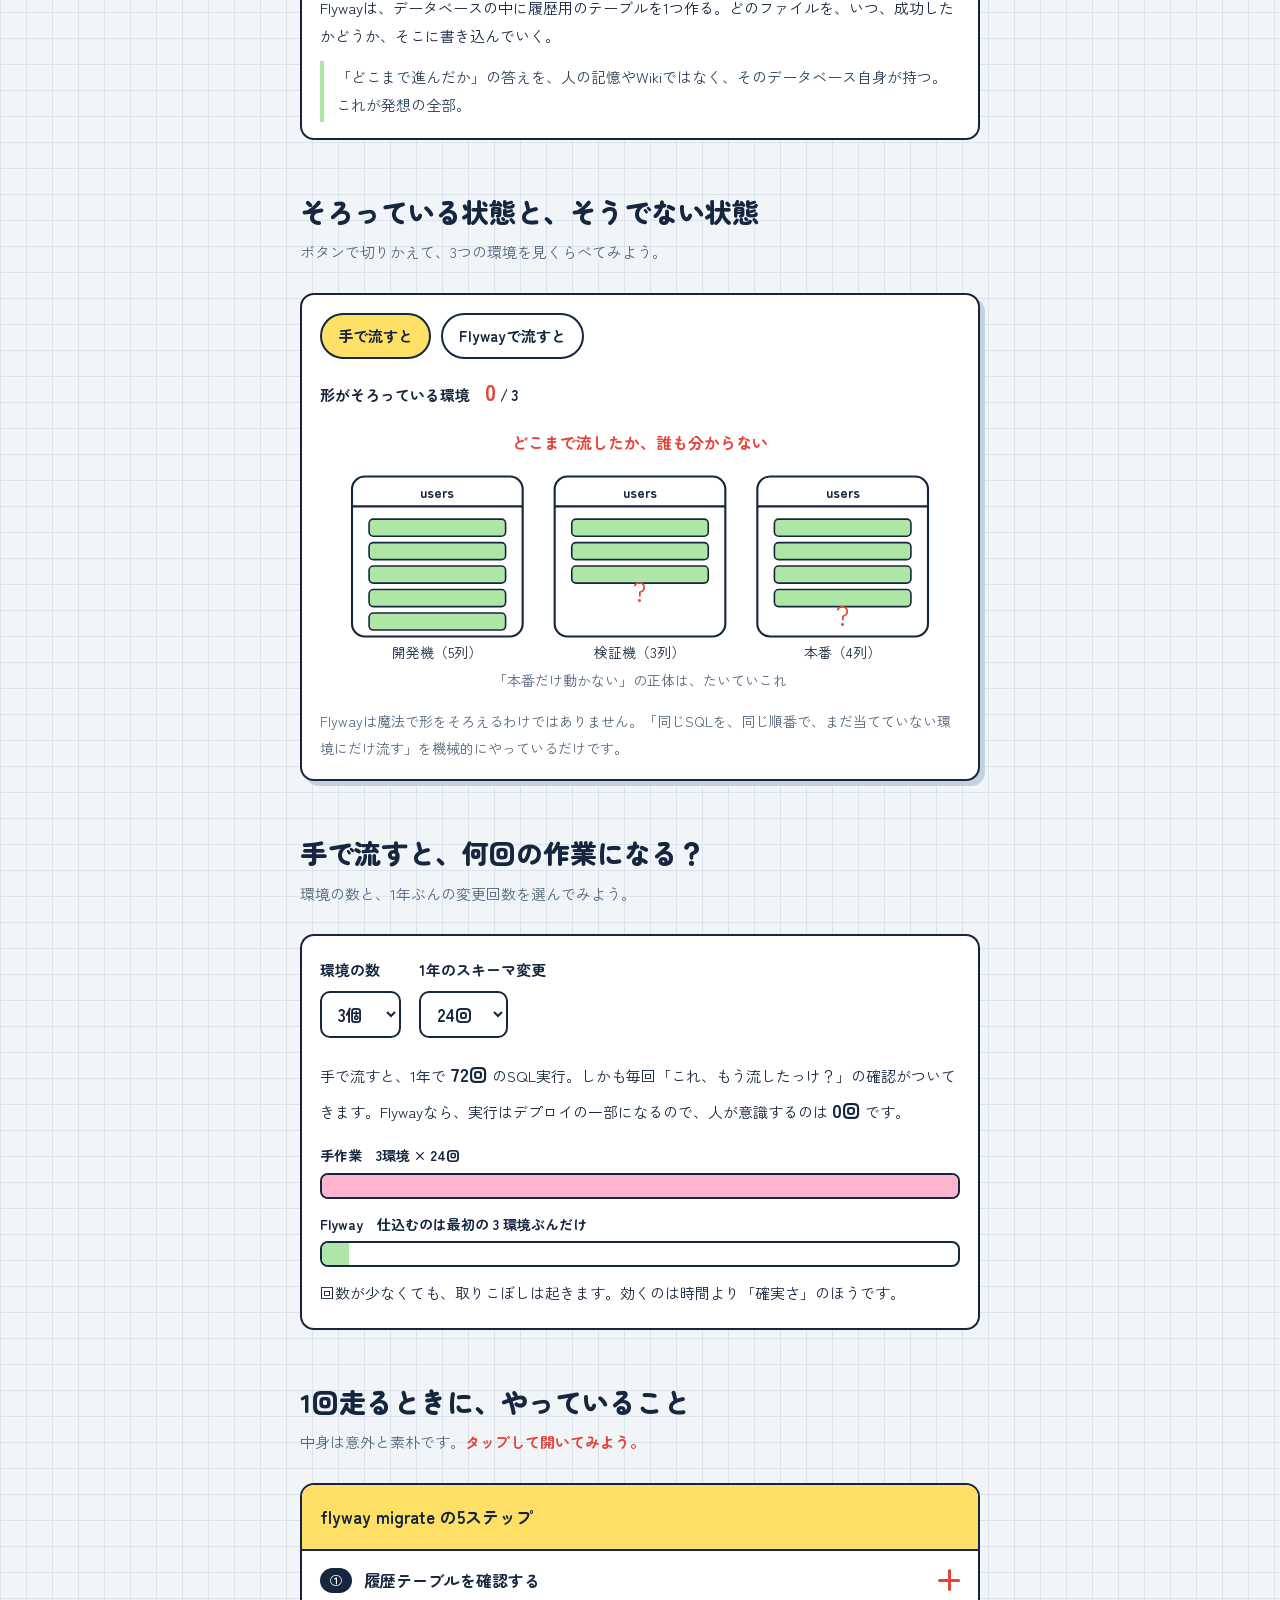
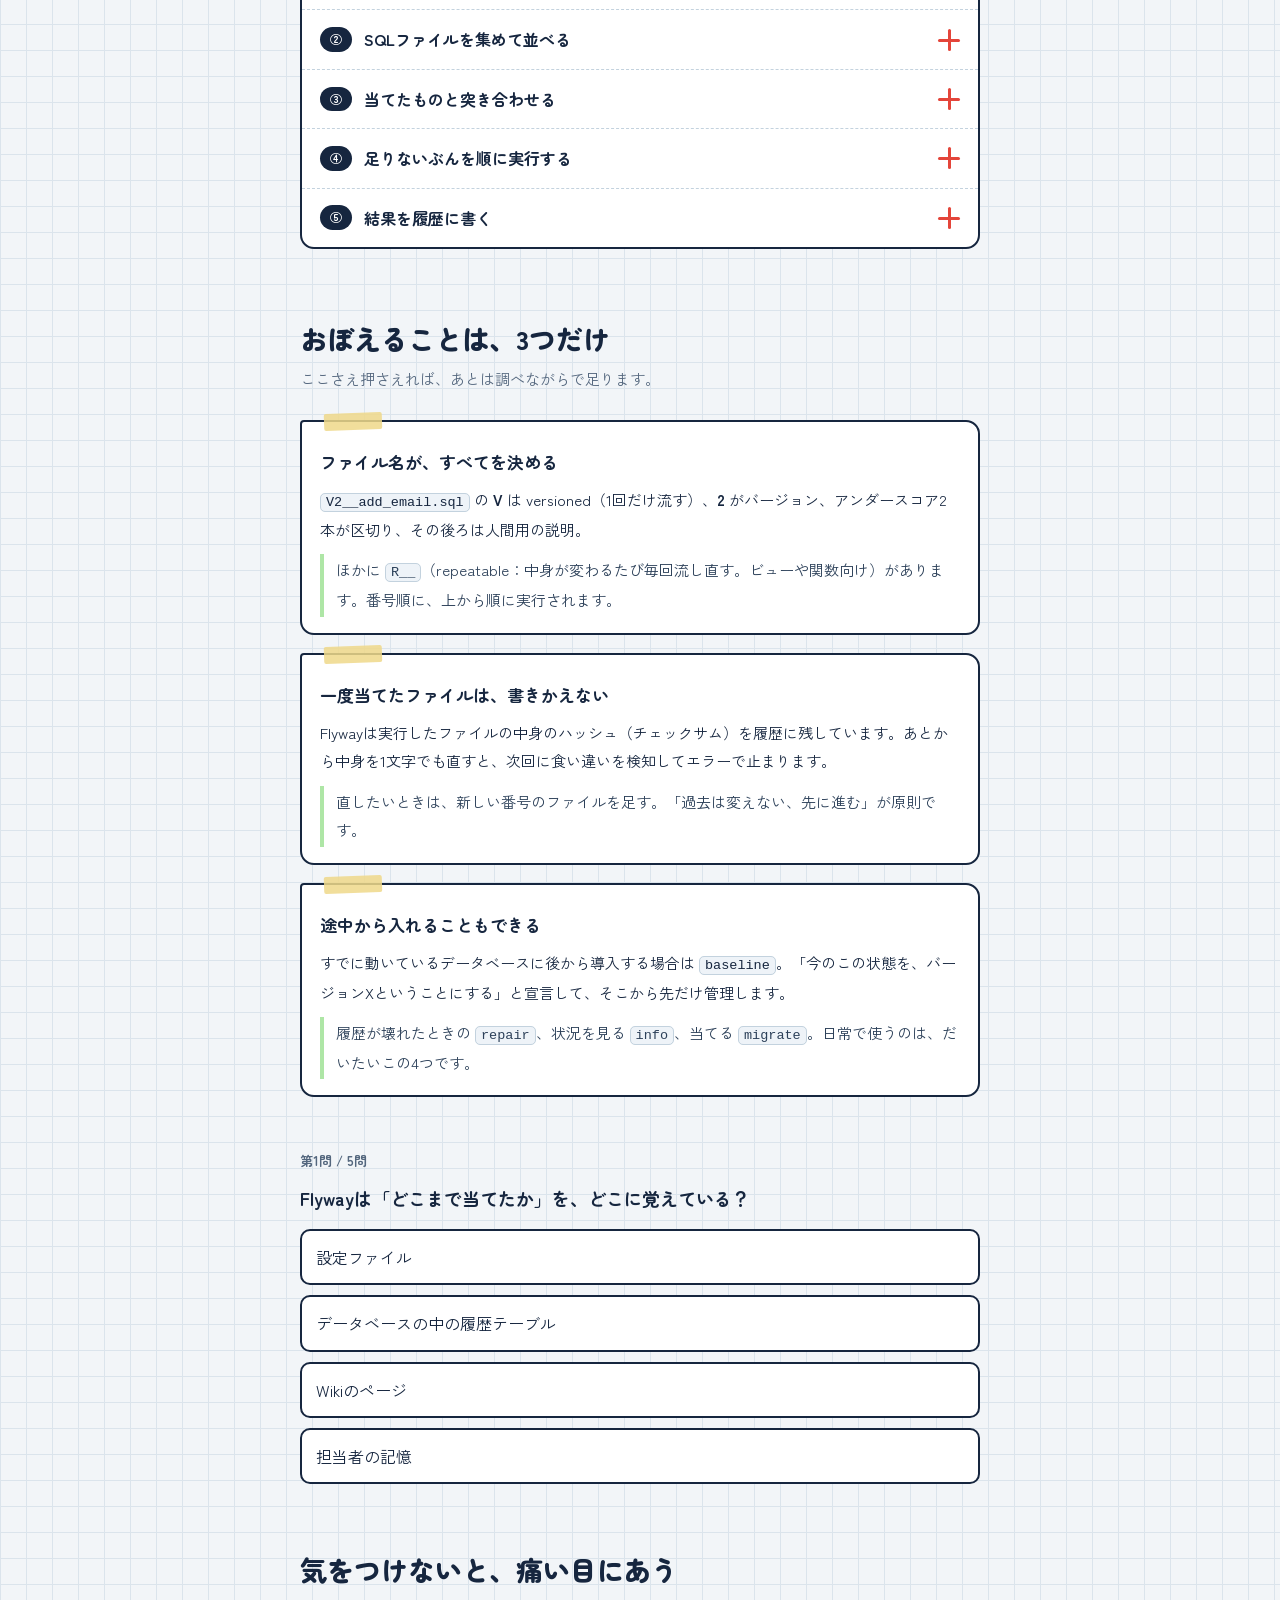
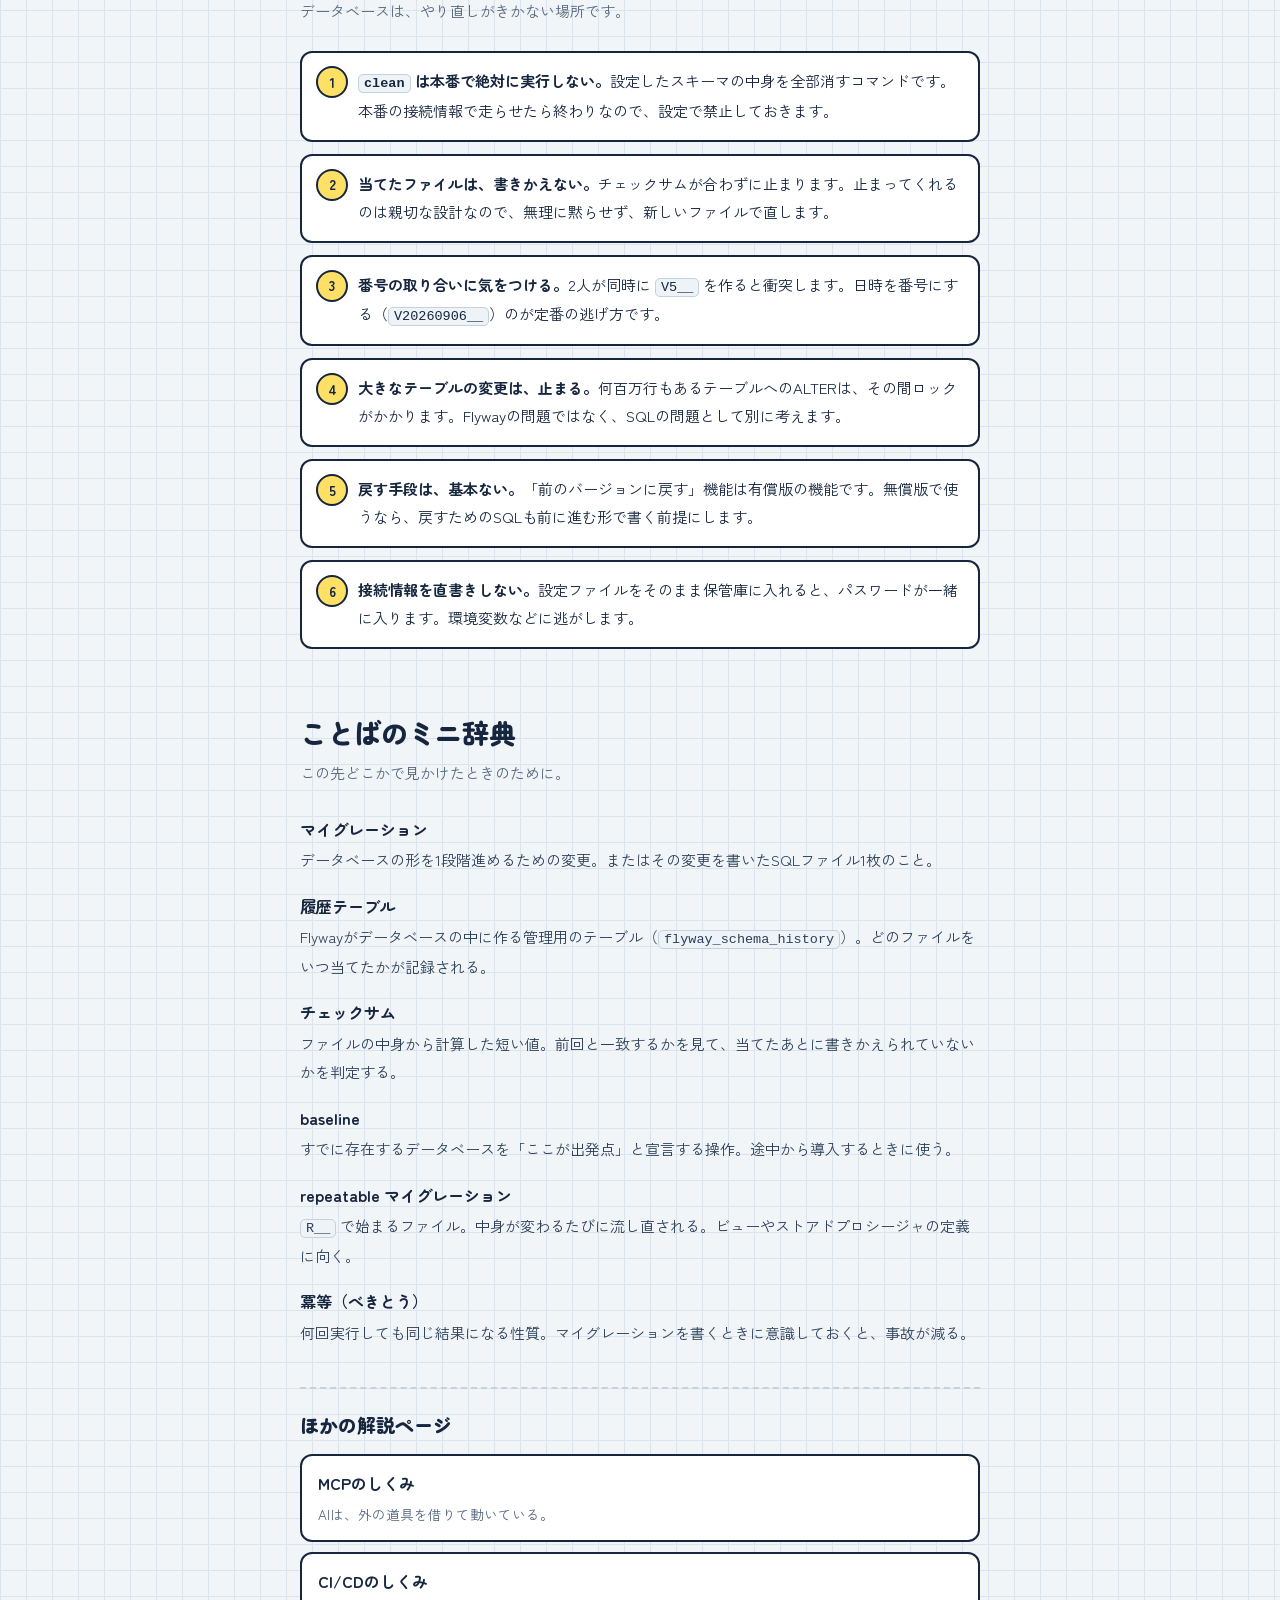
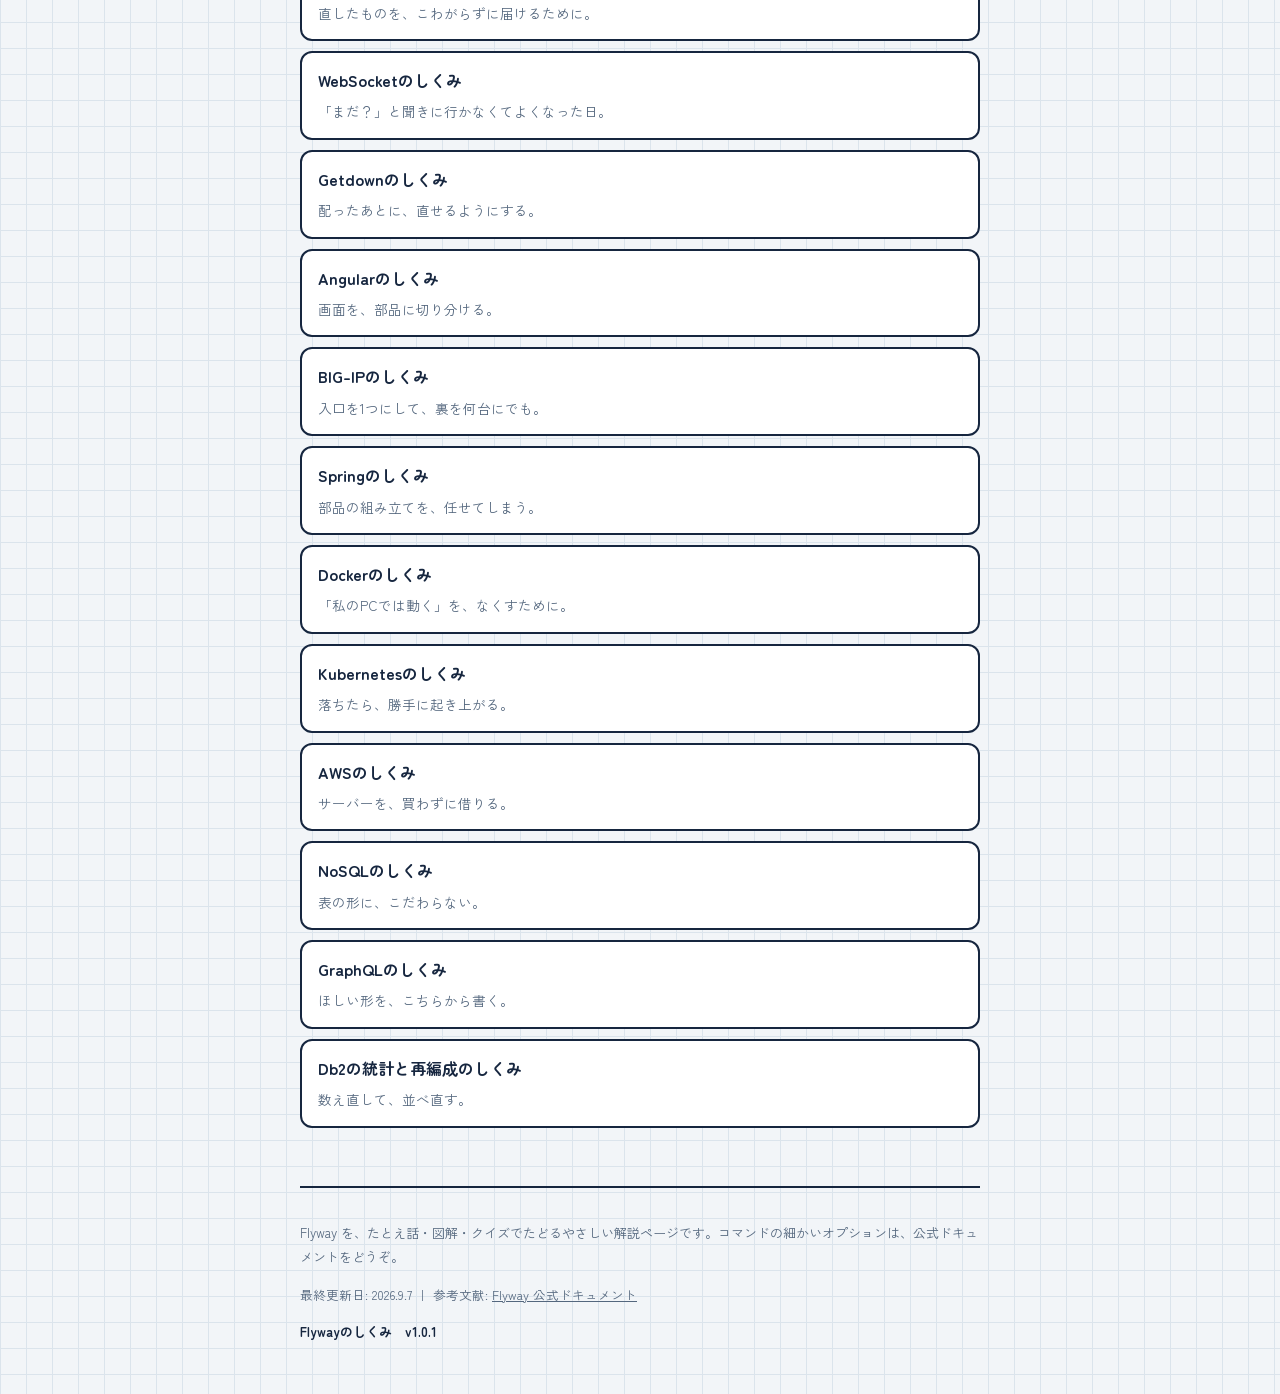
<file: flyway.html>
<!DOCTYPE html>
<html lang="ja">
<head>
<meta charset="utf-8">
<meta name="viewport" content="width=device-width, initial-scale=1">
<title>Flywayのしくみ — データベースの形を、みんなでそろえる</title>
<meta name="description" content="Flyway（データベースマイグレーションツール）を、たとえ話・図解・クイズでたどるやさしい解説ページ。">
<link rel="preconnect" href="https://fonts.googleapis.com">
<link rel="preconnect" href="https://fonts.gstatic.com" crossorigin>
<link href="https://fonts.googleapis.com/css2?family=Zen+Kaku+Gothic+New:wght@400;500;700&family=Zen+Maru+Gothic:wght@500;700;900&display=swap" rel="stylesheet">
<link rel="stylesheet" href="assets/site.css">
</head>
<body>
<div class="wrap">

<header class="topbar">
  <span class="logo">Flywayのしくみ</span>
  <span class="ver" id="version">v1.0.1</span>
  <a class="home" href="index.html">← 用語集トップ</a>
</header>

<main>

<div class="hero" id="basic">
  <h1>データベースだけ、<br><span class="mark">やり直しがきかない</span>。</h1>
  <p>プログラムを書きまちがえても、ひとつ前に戻せばいい。でも、テーブルに列を1本足したら、その列は誰かのデータベースに残り続ける。開発用・テスト用・本番用、どれも形がそろっていないと動かないのに、そろっている保証はどこにもない。そこを引き受けるのが <strong>Flyway</strong>。</p>

  <div class="chain">
    <p class="chain-title">列を1本足すときの、いつもの手順——</p>
    <ol>
      <li>
        <span class="node now">SQLを1枚書く<small>いま</small></span>
        <span class="say">V2__add_email.sql という名前で保存する</span>
      </li>
      <li class="arrowline">プログラムと一緒に置く</li>
      <li>
        <span class="node">保管庫に入れる<small>コードと同じ場所</small></span>
        <span class="say">レビューも履歴も、プログラムとまったく同じ扱い</span>
      </li>
      <li class="arrowline">起動時やデプロイ時に</li>
      <li>
        <span class="node robot">Flywayが走る<small>自動</small></span>
        <span class="say">「このDBは、どこまで当ててあったっけ？」を確認する</span>
      </li>
      <li class="arrowline">足りないぶんだけ</li>
      <li>
        <span class="node goal">形がそろう<small>どの環境も</small></span>
        <span class="say">開発機も、検証機も、本番も、同じ手順を通った状態になる</span>
      </li>
    </ol>
  </div>
  <p class="lead" style="margin-bottom:0">やっていることは「<span class="pen">どこまで流したかを、DB自身に覚えさせる</span>」だけ。これが今日のいちばん大事なところ。</p>
</div>

<section id="why">
  <h2>なんで、こんな道具が必要なの？</h2>
  <p class="lead">答えはシンプル。<span class="mark pink">人間は、流したかどうかを覚えていられないから。</span></p>

  <div class="notes">
    <div class="note">
      <h3>自分のDBだけ、直してしまう</h3>
      <p>新しい機能を作るとき、まず自分のパソコンのデータベースに列を足す。動いた。うれしい。……そして、その列は自分のところにしかない。</p>
      <p class="eg">テスト用や本番のデータベースには、まだ列がない。動くのは自分だけ、という状態ができあがる。</p>
    </div>

    <div class="note">
      <h3>手順書と、現物がずれる</h3>
      <p>「リリース時にこのSQLを流してください」とメモを残す。半年後、そのSQLが流れたのかどうか、誰も確信を持って答えられない。</p>
      <p class="eg">結局、本番のテーブルを直接のぞいて「列があるかどうか」で判断することになる。これを毎回やるのはつらい。</p>
    </div>

    <div class="note">
      <h3>だから、DB自身に記録させる</h3>
      <p>Flywayは、データベースの中に履歴用のテーブルを1つ作る。どのファイルを、いつ、成功したかどうか、そこに書き込んでいく。</p>
      <p class="eg">「どこまで進んだか」の答えを、人の記憶やWikiではなく、そのデータベース自身が持つ。これが発想の全部。</p>
    </div>
  </div>
</section>

<section id="compare">
  <h2>そろっている状態と、そうでない状態</h2>
  <p class="lead">ボタンで切りかえて、3つの環境を見くらべてみよう。</p>

  <div class="board">
    <div class="switch">
      <button type="button" id="btn-hand" aria-pressed="true">手で流すと</button>
      <button type="button" id="btn-fw" aria-pressed="false">Flywayで流すと</button>
    </div>
    <p class="tally" id="tally">形がそろっている環境　<b>0</b> / 3</p>
    <figure style="margin:0">
      <svg viewBox="0 0 600 260" role="img" aria-label="手で流した場合は3つの環境でテーブルの形がばらばらになり、Flywayを使うと同じ形にそろうことを示す図">
        <g font-family="'Zen Maru Gothic',sans-serif">
          <g id="fw-hand">
            <text x="300" y="26" text-anchor="middle" font-size="15" font-weight="700" fill="#E4453A">どこまで流したか、誰も分からない</text>
            <g>
              <rect x="30" y="52" width="160" height="150" rx="12" fill="#fff" stroke="#16263F" stroke-width="2"/>
              <line x1="30" y1="80" x2="190" y2="80" stroke="#16263F" stroke-width="2"/>
              <text x="110" y="72" text-anchor="middle" font-size="13" font-weight="700" fill="#16263F">users</text>
              <g fill="#AEE6A6" stroke="#16263F" stroke-width="1.5">
                <rect x="46" y="92" width="128" height="16" rx="4"/>
                <rect x="46" y="114" width="128" height="16" rx="4"/>
                <rect x="46" y="136" width="128" height="16" rx="4"/>
                <rect x="46" y="158" width="128" height="16" rx="4"/>
                <rect x="46" y="180" width="128" height="16" rx="4"/>
              </g>
              <text x="110" y="222" text-anchor="middle" font-size="13" fill="#16263F">開発機（5列）</text>
            </g>
            <g>
              <rect x="220" y="52" width="160" height="150" rx="12" fill="#fff" stroke="#16263F" stroke-width="2"/>
              <line x1="220" y1="80" x2="380" y2="80" stroke="#16263F" stroke-width="2"/>
              <text x="300" y="72" text-anchor="middle" font-size="13" font-weight="700" fill="#16263F">users</text>
              <g fill="#AEE6A6" stroke="#16263F" stroke-width="1.5">
                <rect x="236" y="92" width="128" height="16" rx="4"/>
                <rect x="236" y="114" width="128" height="16" rx="4"/>
                <rect x="236" y="136" width="128" height="16" rx="4"/>
              </g>
              <text x="300" y="170" text-anchor="middle" font-size="26" fill="#E4453A">?</text>
              <text x="300" y="222" text-anchor="middle" font-size="13" fill="#16263F">検証機（3列）</text>
            </g>
            <g>
              <rect x="410" y="52" width="160" height="150" rx="12" fill="#fff" stroke="#16263F" stroke-width="2"/>
              <line x1="410" y1="80" x2="570" y2="80" stroke="#16263F" stroke-width="2"/>
              <text x="490" y="72" text-anchor="middle" font-size="13" font-weight="700" fill="#16263F">users</text>
              <g fill="#AEE6A6" stroke="#16263F" stroke-width="1.5">
                <rect x="426" y="92" width="128" height="16" rx="4"/>
                <rect x="426" y="114" width="128" height="16" rx="4"/>
                <rect x="426" y="136" width="128" height="16" rx="4"/>
                <rect x="426" y="158" width="128" height="16" rx="4"/>
              </g>
              <text x="490" y="192" text-anchor="middle" font-size="26" fill="#E4453A">?</text>
              <text x="490" y="222" text-anchor="middle" font-size="13" fill="#16263F">本番（4列）</text>
            </g>
            <text x="300" y="248" text-anchor="middle" font-size="13" fill="#54677E" font-family="'Zen Kaku Gothic New',sans-serif">「本番だけ動かない」の正体は、たいていこれ</text>
          </g>

          <g id="fw-auto" class="hidden">
            <g font-size="12" font-family="'Zen Kaku Gothic New',sans-serif">
              <rect x="170" y="12" width="86" height="24" rx="6" fill="#FFE066" stroke="#16263F" stroke-width="2"/>
              <text x="213" y="29" text-anchor="middle" fill="#16263F">V1__init</text>
              <rect x="262" y="12" width="86" height="24" rx="6" fill="#FFE066" stroke="#16263F" stroke-width="2"/>
              <text x="305" y="29" text-anchor="middle" fill="#16263F">V2__email</text>
              <rect x="354" y="12" width="86" height="24" rx="6" fill="#FFE066" stroke="#16263F" stroke-width="2"/>
              <text x="397" y="29" text-anchor="middle" fill="#16263F">V3__index</text>
            </g>
            <g stroke="#54677E" stroke-width="2" fill="none">
              <path d="M213 40 Q160 48 110 58"/>
              <path d="M305 40 L300 58"/>
              <path d="M397 40 Q450 48 490 58"/>
            </g>
            <g>
              <rect x="30" y="62" width="160" height="140" rx="12" fill="#fff" stroke="#16263F" stroke-width="2"/>
              <line x1="30" y1="90" x2="190" y2="90" stroke="#16263F" stroke-width="2"/>
              <text x="110" y="82" text-anchor="middle" font-size="13" font-weight="700" fill="#16263F">users</text>
              <g fill="#AEE6A6" stroke="#16263F" stroke-width="1.5">
                <rect x="46" y="102" width="128" height="16" rx="4"/>
                <rect x="46" y="124" width="128" height="16" rx="4"/>
                <rect x="46" y="146" width="128" height="16" rx="4"/>
                <rect x="46" y="168" width="128" height="16" rx="4"/>
              </g>
              <text x="110" y="222" text-anchor="middle" font-size="13" fill="#16263F">開発機　v3</text>
            </g>
            <g>
              <rect x="220" y="62" width="160" height="140" rx="12" fill="#fff" stroke="#16263F" stroke-width="2"/>
              <line x1="220" y1="90" x2="380" y2="90" stroke="#16263F" stroke-width="2"/>
              <text x="300" y="82" text-anchor="middle" font-size="13" font-weight="700" fill="#16263F">users</text>
              <g fill="#AEE6A6" stroke="#16263F" stroke-width="1.5">
                <rect x="236" y="102" width="128" height="16" rx="4"/>
                <rect x="236" y="124" width="128" height="16" rx="4"/>
                <rect x="236" y="146" width="128" height="16" rx="4"/>
                <rect x="236" y="168" width="128" height="16" rx="4"/>
              </g>
              <text x="300" y="222" text-anchor="middle" font-size="13" fill="#16263F">検証機　v3</text>
            </g>
            <g>
              <rect x="410" y="62" width="160" height="140" rx="12" fill="#fff" stroke="#16263F" stroke-width="2"/>
              <line x1="410" y1="90" x2="570" y2="90" stroke="#16263F" stroke-width="2"/>
              <text x="490" y="82" text-anchor="middle" font-size="13" font-weight="700" fill="#16263F">users</text>
              <g fill="#AEE6A6" stroke="#16263F" stroke-width="1.5">
                <rect x="426" y="102" width="128" height="16" rx="4"/>
                <rect x="426" y="124" width="128" height="16" rx="4"/>
                <rect x="426" y="146" width="128" height="16" rx="4"/>
                <rect x="426" y="168" width="128" height="16" rx="4"/>
              </g>
              <text x="490" y="222" text-anchor="middle" font-size="13" fill="#16263F">本番　v3</text>
            </g>
            <text x="300" y="248" text-anchor="middle" font-size="13" fill="#1E8A4C" font-family="'Zen Kaku Gothic New',sans-serif" font-weight="700">同じファイルが、同じ順番で通っている</text>
          </g>
        </g>
      </svg>
      <figcaption>Flywayは魔法で形をそろえるわけではありません。「同じSQLを、同じ順番で、まだ当てていない環境にだけ流す」を機械的にやっているだけです。</figcaption>
    </figure>
  </div>
</section>

<section id="calc">
  <h2>手で流すと、何回の作業になる？</h2>
  <p class="lead">環境の数と、1年ぶんの変更回数を選んでみよう。</p>
  <div class="calcbox">
    <div class="calcrow">
      <div>
        <label for="envs">環境の数</label>
        <select id="envs"></select>
      </div>
      <div>
        <label for="changes">1年のスキーマ変更</label>
        <select id="changes"></select>
      </div>
    </div>
    <div class="result" id="calc-result"></div>
  </div>
</section>

<section id="run">
  <h2>1回走るときに、やっていること</h2>
  <p class="lead">中身は意外と素朴です。<span class="pen">タップして開いてみよう。</span></p>

  <div class="tree">
    <h3>flyway migrate の5ステップ</h3>
    <div class="step-list" id="tree-run"></div>
  </div>
</section>

<section id="rules">
  <h2>おぼえることは、3つだけ</h2>
  <p class="lead">ここさえ押さえれば、あとは調べながらで足ります。</p>
  <div class="notes">
    <div class="note">
      <h3>ファイル名が、すべてを決める</h3>
      <p><code>V2__add_email.sql</code> の <strong>V</strong> は versioned（1回だけ流す）、<strong>2</strong> がバージョン、アンダースコア2本が区切り、その後ろは人間用の説明。</p>
      <p class="eg">ほかに <code>R__</code>（repeatable：中身が変わるたび毎回流し直す。ビューや関数向け）があります。番号順に、上から順に実行されます。</p>
    </div>
    <div class="note">
      <h3>一度当てたファイルは、書きかえない</h3>
      <p>Flywayは実行したファイルの中身のハッシュ（チェックサム）を履歴に残しています。あとから中身を1文字でも直すと、次回に食い違いを検知してエラーで止まります。</p>
      <p class="eg">直したいときは、新しい番号のファイルを足す。「過去は変えない、先に進む」が原則です。</p>
    </div>
    <div class="note">
      <h3>途中から入れることもできる</h3>
      <p>すでに動いているデータベースに後から導入する場合は <code>baseline</code>。「今のこの状態を、バージョンXということにする」と宣言して、そこから先だけ管理します。</p>
      <p class="eg">履歴が壊れたときの <code>repair</code>、状況を見る <code>info</code>、当てる <code>migrate</code>。日常で使うのは、だいたいこの4つです。</p>
    </div>
  </div>
</section>

<section id="quiz">
  <h2>クイズ：きみは何問わかる？</h2>
  <p class="lead">全5問。まちがえても大丈夫、答えのほうが面白い。</p>
  <div class="quiz" id="quiz"></div>
</section>

<section id="careful">
  <h2>気をつけないと、痛い目にあう</h2>
  <p class="lead">データベースは、やり直しがきかない場所です。</p>
  <ol class="steps">
    <li><b><code>clean</code> は本番で絶対に実行しない。</b>設定したスキーマの中身を全部消すコマンドです。本番の接続情報で走らせたら終わりなので、設定で禁止しておきます。</li>
    <li><b>当てたファイルは、書きかえない。</b>チェックサムが合わずに止まります。止まってくれるのは親切な設計なので、無理に黙らせず、新しいファイルで直します。</li>
    <li><b>番号の取り合いに気をつける。</b>2人が同時に <code>V5__</code> を作ると衝突します。日時を番号にする（<code>V20260906__</code>）のが定番の逃げ方です。</li>
    <li><b>大きなテーブルの変更は、止まる。</b>何百万行もあるテーブルへのALTERは、その間ロックがかかります。Flywayの問題ではなく、SQLの問題として別に考えます。</li>
    <li><b>戻す手段は、基本ない。</b>「前のバージョンに戻す」機能は有償版の機能です。無償版で使うなら、戻すためのSQLも前に進む形で書く前提にします。</li>
    <li><b>接続情報を直書きしない。</b>設定ファイルをそのまま保管庫に入れると、パスワードが一緒に入ります。環境変数などに逃がします。</li>
  </ol>
</section>

<section id="words">
  <h2>ことばのミニ辞典</h2>
  <p class="lead">この先どこかで見かけたときのために。</p>
  <dl class="words">
    <dt>マイグレーション</dt>
    <dd>データベースの形を1段階進めるための変更。またはその変更を書いたSQLファイル1枚のこと。</dd>
    <dt>履歴テーブル</dt>
    <dd>Flywayがデータベースの中に作る管理用のテーブル（<code>flyway_schema_history</code>）。どのファイルをいつ当てたかが記録される。</dd>
    <dt>チェックサム</dt>
    <dd>ファイルの中身から計算した短い値。前回と一致するかを見て、当てたあとに書きかえられていないかを判定する。</dd>
    <dt>baseline</dt>
    <dd>すでに存在するデータベースを「ここが出発点」と宣言する操作。途中から導入するときに使う。</dd>
    <dt>repeatable マイグレーション</dt>
    <dd><code>R__</code> で始まるファイル。中身が変わるたびに流し直される。ビューやストアドプロシージャの定義に向く。</dd>
    <dt>冪等（べきとう）</dt>
    <dd>何回実行しても同じ結果になる性質。マイグレーションを書くときに意識しておくと、事故が減る。</dd>
  </dl>
</section>

<section class="sibling">
  <h2>ほかの解説ページ</h2>
  <ul>
    <li><a href="mcp.html"><b>MCPのしくみ</b><span>AIは、外の道具を借りて動いている。</span></a></li>
    <li><a href="cicd.html"><b>CI/CDのしくみ</b><span>直したものを、こわがらずに届けるために。</span></a></li>
    <li><a href="websocket.html"><b>WebSocketのしくみ</b><span>「まだ？」と聞きに行かなくてよくなった日。</span></a></li>
    <li><a href="getdown.html"><b>Getdownのしくみ</b><span>配ったあとに、直せるようにする。</span></a></li>
    <li><a href="angular.html"><b>Angularのしくみ</b><span>画面を、部品に切り分ける。</span></a></li>
    <li><a href="bigip.html"><b>BIG-IPのしくみ</b><span>入口を1つにして、裏を何台にでも。</span></a></li>
    <li><a href="spring.html"><b>Springのしくみ</b><span>部品の組み立てを、任せてしまう。</span></a></li>
    <li><a href="docker.html"><b>Dockerのしくみ</b><span>「私のPCでは動く」を、なくすために。</span></a></li>
    <li><a href="kubernetes.html"><b>Kubernetesのしくみ</b><span>落ちたら、勝手に起き上がる。</span></a></li>
    <li><a href="aws.html"><b>AWSのしくみ</b><span>サーバーを、買わずに借りる。</span></a></li>
    <li><a href="nosql.html"><b>NoSQLのしくみ</b><span>表の形に、こだわらない。</span></a></li>
    <li><a href="graphql.html"><b>GraphQLのしくみ</b><span>ほしい形を、こちらから書く。</span></a></li>
    <li><a href="db2.html"><b>Db2の統計と再編成のしくみ</b><span>数え直して、並べ直す。</span></a></li>
  </ul>
</section>

</main>

<footer>
  <p>Flyway を、たとえ話・図解・クイズでたどるやさしい解説ページです。コマンドの細かいオプションは、公式ドキュメントをどうぞ。</p>
  <p class="footmeta">最終更新日: 2026.9.7 ｜ 参考文献: <a href="https://documentation.red-gate.com/flyway" target="_blank" rel="noopener">Flyway 公式ドキュメント</a></p>
  <p class="footver">Flywayのしくみ　v1.0.1</p>
</footer>

</div>

<script>
"use strict";
var APP_VERSION = "1.0.1";

function initSwitch(){
  var hand = document.getElementById("fw-hand");
  var auto = document.getElementById("fw-auto");
  var hBtn = document.getElementById("btn-hand");
  var aBtn = document.getElementById("btn-fw");
  var tally = document.getElementById("tally");
  if(!hand || !auto) return;

  function show(isHand){
    hand.classList.toggle("hidden", !isHand);
    auto.classList.toggle("hidden", isHand);
    hBtn.setAttribute("aria-pressed", isHand ? "true" : "false");
    aBtn.setAttribute("aria-pressed", isHand ? "false" : "true");
    tally.innerHTML = isHand
      ? '形がそろっている環境　<b>0</b> / 3'
      : '形がそろっている環境　<b>3</b> / 3';
  }
  hBtn.addEventListener("click", function(){ show(true); });
  aBtn.addEventListener("click", function(){ show(false); });
}

function initCalc(){
  var e = document.getElementById("envs");
  var c = document.getElementById("changes");
  var res = document.getElementById("calc-result");
  if(!e || !c || !res) return;

  [2,3,4,5,6,8,10].forEach(function(v){
    var o = document.createElement("option");
    o.value = String(v); o.textContent = v + "個";
    if(v === 3) o.selected = true;
    e.appendChild(o);
  });
  [6,12,24,36,60,120].forEach(function(v){
    var o = document.createElement("option");
    o.value = String(v); o.textContent = v + "回";
    if(v === 24) o.selected = true;
    c.appendChild(o);
  });

  function update(){
    var envs = parseInt(e.value, 10);
    var chg = parseInt(c.value, 10);
    var manual = envs * chg;
    var auto = envs;
    var max = Math.max(manual, 1);

    var html = '<p class="rline">手で流すと、1年で <strong>' + manual +
               '回</strong> のSQL実行。しかも毎回「これ、もう流したっけ？」の確認がついてきます。' +
               'Flywayなら、実行はデプロイの一部になるので、人が意識するのは <strong>0回</strong> です。</p>';

    html += '<div class="bars">';
    html += '<div><p class="bar-label">手作業　' + envs + '環境 × ' + chg + '回</p>' +
            '<div class="bar"><span style="width:100%"></span></div></div>';
    html += '<div><p class="bar-label">Flyway　仕込むのは最初の ' + auto + ' 環境ぶんだけ</p>' +
            '<div class="bar good"><span style="width:' + Math.max(auto / max * 100, 2) + '%"></span></div></div>';
    html += '</div>';

    html += '<p class="rline" style="margin:0">' +
            (manual >= 100
              ? 'この回数を人が数えるのは無理です。1回でも取りこぼすと、その環境だけ形がずれます。'
              : '回数が少なくても、取りこぼしは起きます。効くのは時間より「確実さ」のほうです。') +
            '</p>';
    res.innerHTML = html;
  }

  e.addEventListener("change", update);
  c.addEventListener("change", update);
  update();
}

var RUN = [
  {y:"①", n:"履歴テーブルを確認する", t:"どこまで当てたかを知る手がかりが、<b>どこにもない</b>。", f:"データベースの中の履歴テーブルを読む。まだ無ければ、このとき自動で作る。"},
  {y:"②", n:"SQLファイルを集めて並べる", t:"ファイルが増えると、どれを先に流すべきか<b>人が判断できなくなる</b>。", f:"決められた場所からファイルを読み、名前に書かれたバージョン番号の順に並べる。"},
  {y:"③", n:"当てたものと突き合わせる", t:"同じSQLを2回流すと、<b>エラーになるか、二重に登録される</b>。", f:"履歴に記録されているものと照合し、まだ当てていないものだけを選ぶ。ついでにチェックサムも確認する。"},
  {y:"④", n:"足りないぶんを順に実行する", t:"順番を入れかえると、存在しない列を参照して<b>途中で失敗する</b>。", f:"番号の若いものから順に実行する。途中で失敗したら、そこで止めて残りは流さない。"},
  {y:"⑤", n:"結果を履歴に書く", t:"実行できても記録しなければ、<b>次回また同じものを流してしまう</b>。", f:"どのファイルを、いつ、何秒かけて、成功したかを履歴テーブルに追記する。次回はここが出発点になる。"}
];

function buildRun(){
  var host = document.getElementById("tree-run");
  if(!host) return;
  RUN.forEach(function(s, i){
    var wrap = document.createElement("div");
    wrap.className = "step";
    wrap.setAttribute("aria-expanded","false");
    var btnId = "run-btn-" + i, panId = "run-pan-" + i;

    var btn = document.createElement("button");
    btn.type = "button"; btn.id = btnId;
    btn.setAttribute("aria-controls", panId);
    btn.setAttribute("aria-expanded","false");
    btn.innerHTML = '<span class="yr">' + s.y + '</span><span class="nm">' + s.n +
                    '</span><span class="plus" aria-hidden="true"></span>';

    var pan = document.createElement("div");
    pan.className = "detail"; pan.id = panId; pan.hidden = true;
    pan.setAttribute("role","region");
    pan.setAttribute("aria-labelledby", btnId);
    pan.innerHTML = '<p class="trouble">😖 これがないと：' + s.t + '</p>' +
                    '<p class="fix">💡 やっていること：' + s.f + '</p>';

    btn.addEventListener("click", function(){
      var open = pan.hidden;
      pan.hidden = !open;
      btn.setAttribute("aria-expanded", open ? "true" : "false");
      wrap.setAttribute("aria-expanded", open ? "true" : "false");
    });

    wrap.appendChild(btn); wrap.appendChild(pan); host.appendChild(wrap);
  });
}

var QUIZ = [
  {
    q:"Flywayは「どこまで当てたか」を、どこに覚えている？",
    c:["設定ファイル","データベースの中の履歴テーブル","Wikiのページ","担当者の記憶"],
    a:1,
    e:"データベース自身の中に履歴テーブルを作り、そこに記録します。だから、どのデータベースに聞いても正しい答えが返ってくる。これがFlywayの核心です。"
  },
  {
    q:"一度流したSQLファイルを、あとから書きかえるとどうなる？",
    c:["何も起きない","次回のマイグレーションがエラーで止まる","自動で流し直される","前の内容に戻る"],
    a:1,
    e:"実行時に計算したチェックサムが履歴に残っています。中身が変わると食い違いを検知して止まります。直したいときは、新しい番号のファイルを足します。"
  },
  {
    q:"<code>V2__add_email.sql</code> の「V」は何の意味？",
    c:["Version（1回だけ流す）","Very important","Validate","Void"],
    a:0,
    e:"versioned migration、つまり「1回だけ流すもの」の印です。何度でも流し直すものは R__ で始めます。アンダースコア2本が、番号と説明の区切りです。"
  },
  {
    q:"すでに運用中のデータベースに、後からFlywayを入れるときは？",
    c:["いったん全部消して作り直す","baseline で出発点を宣言する","手で履歴テーブルを書く","導入できない"],
    a:1,
    e:"baseline を使うと「今のこの状態をバージョンXとする」と宣言できます。過去の経緯は管理対象外にして、そこから先だけをきちんと積み上げていきます。"
  },
  {
    q:"本番のデータベースに対して、絶対に実行してはいけないのは？",
    c:["info","migrate","clean","validate"],
    a:2,
    e:"clean は、設定したスキーマの中身を全部消すコマンドです。開発中にまっさらへ戻す用途のもの。本番では設定で実行できないようにしておきます。"
  }
];

var qIndex = 0, qScore = 0;

function renderQuiz(){
  var host = document.getElementById("quiz");
  if(!host) return;

  if(qIndex >= QUIZ.length){
    var msg = qScore === 5 ? "全問正解。もう人に説明できるレベル。"
            : qScore >= 3 ? "いい線いってる。まちがえた問題ほど、覚えて帰れる。"
            : "ここからが面白いところ。上の5ステップをもう一度ひらいてみよう。";
    host.innerHTML = '<p class="score">結果：' + qScore + ' / ' + QUIZ.length + ' 問正解</p>' +
                     '<p style="margin:0 0 14px">' + msg + '</p>' +
                     '<button class="qnext" type="button" id="again">もう一度やる</button>';
    document.getElementById("again").addEventListener("click", function(){
      qIndex = 0; qScore = 0; renderQuiz();
    });
    return;
  }

  var item = QUIZ[qIndex];
  var html = '<div class="qhead"><span class="qcount">第' + (qIndex+1) + '問 / ' + QUIZ.length + '問</span></div>' +
             '<p class="qtext">' + item.q + '</p><div class="choices">';
  item.c.forEach(function(text, i){
    html += '<button class="choice" type="button" data-i="' + i + '">' + text + '</button>';
  });
  html += '</div><div class="answer" id="answer" hidden></div>';
  host.innerHTML = html;

  var buttons = host.querySelectorAll(".choice");
  Array.prototype.forEach.call(buttons, function(b){
    b.addEventListener("click", function(){
      var picked = parseInt(b.dataset.i, 10);
      var ok = picked === item.a;
      if(ok) qScore++;

      Array.prototype.forEach.call(buttons, function(x, i){
        x.disabled = true;
        if(i === item.a) x.classList.add("correct");
        else if(i === picked) x.classList.add("wrong");
      });

      var ans = document.getElementById("answer");
      ans.hidden = false;
      ans.innerHTML = '<span class="verdict ' + (ok ? "ok" : "ng") + '">' +
                      (ok ? "正解！" : "残念、正解は「" + item.c[item.a].replace(/<[^>]+>/g,"") + "」") + '</span>' +
                      item.e +
                      '<div><button class="qnext" type="button" id="next">' +
                      (qIndex === QUIZ.length - 1 ? "結果を見る" : "次の問題へ") + '</button></div>';
      document.getElementById("next").addEventListener("click", function(){
        qIndex++; renderQuiz();
      });
      document.getElementById("next").focus();
    });
  });
}

document.addEventListener("DOMContentLoaded", function(){
  document.getElementById("version").textContent = "v" + APP_VERSION;
  initSwitch();
  initCalc();
  buildRun();
  renderQuiz();
});
</script>
</body>
</html>
</file>
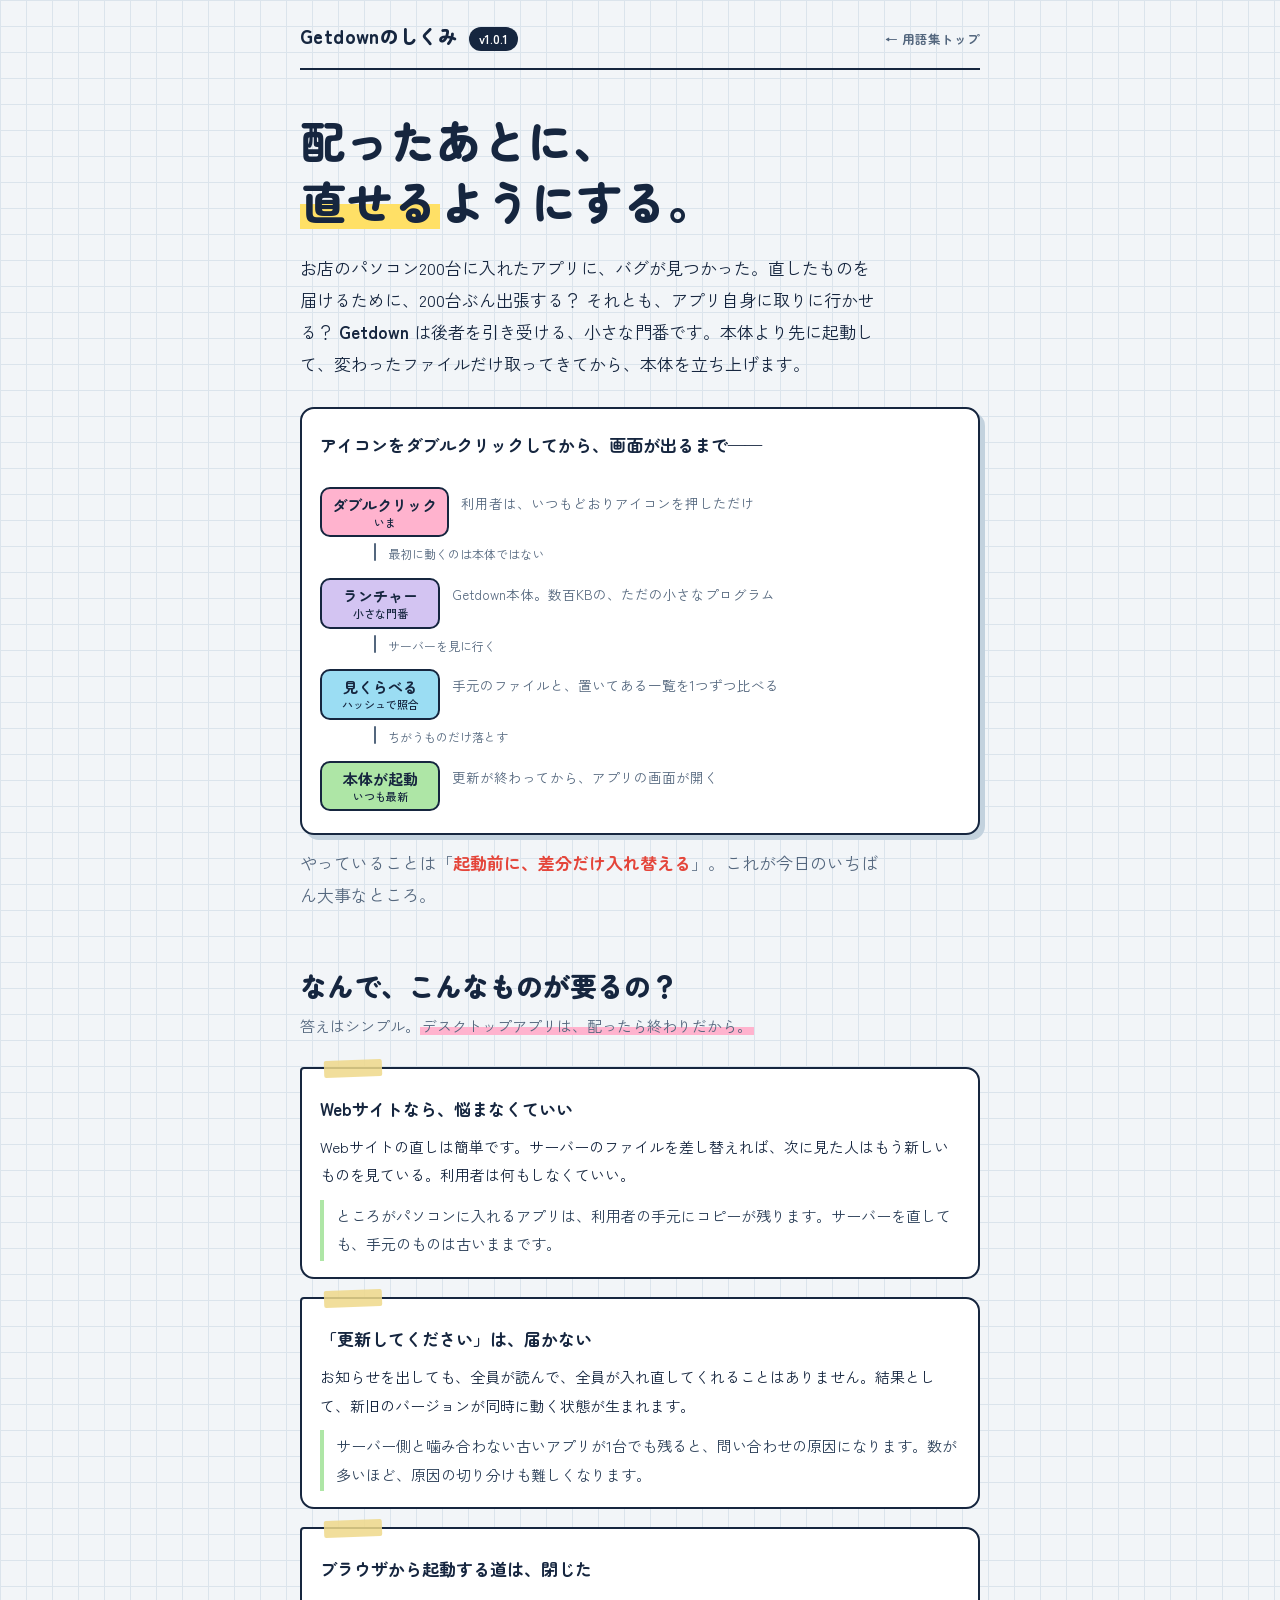
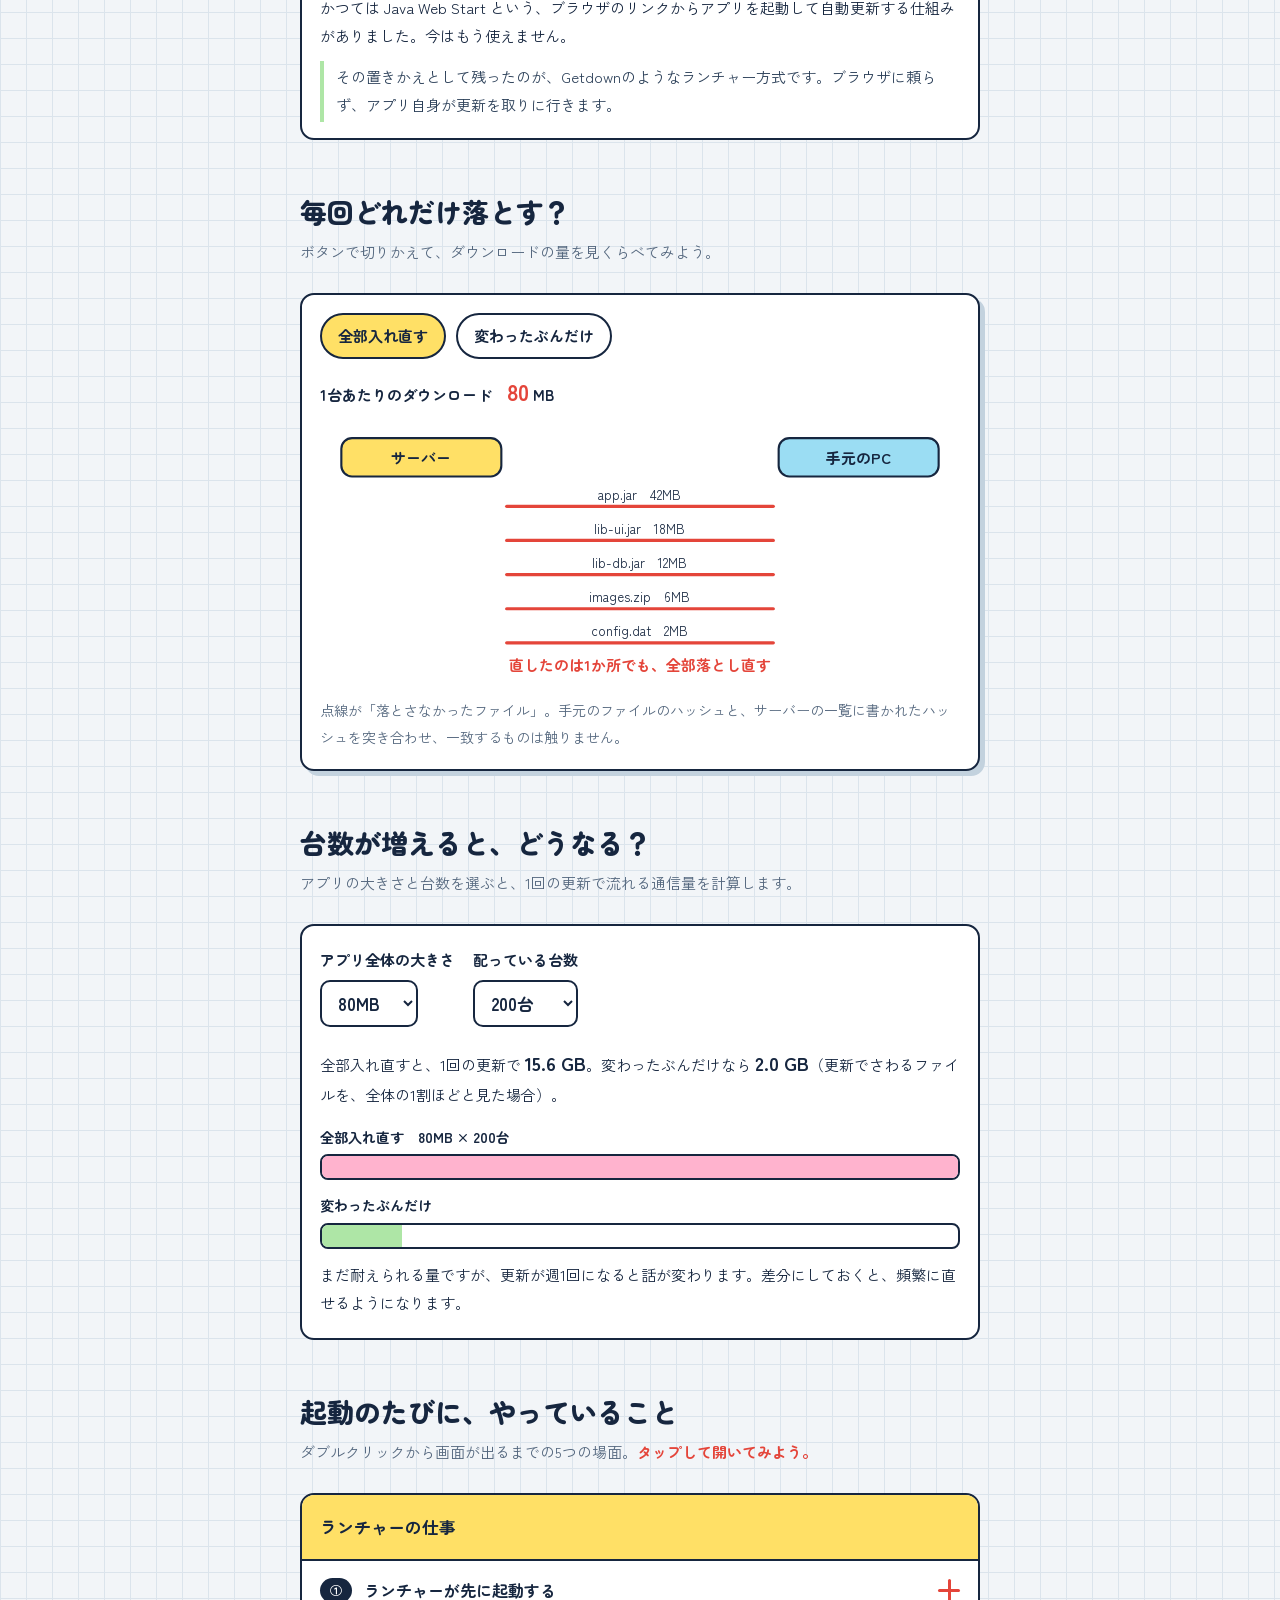
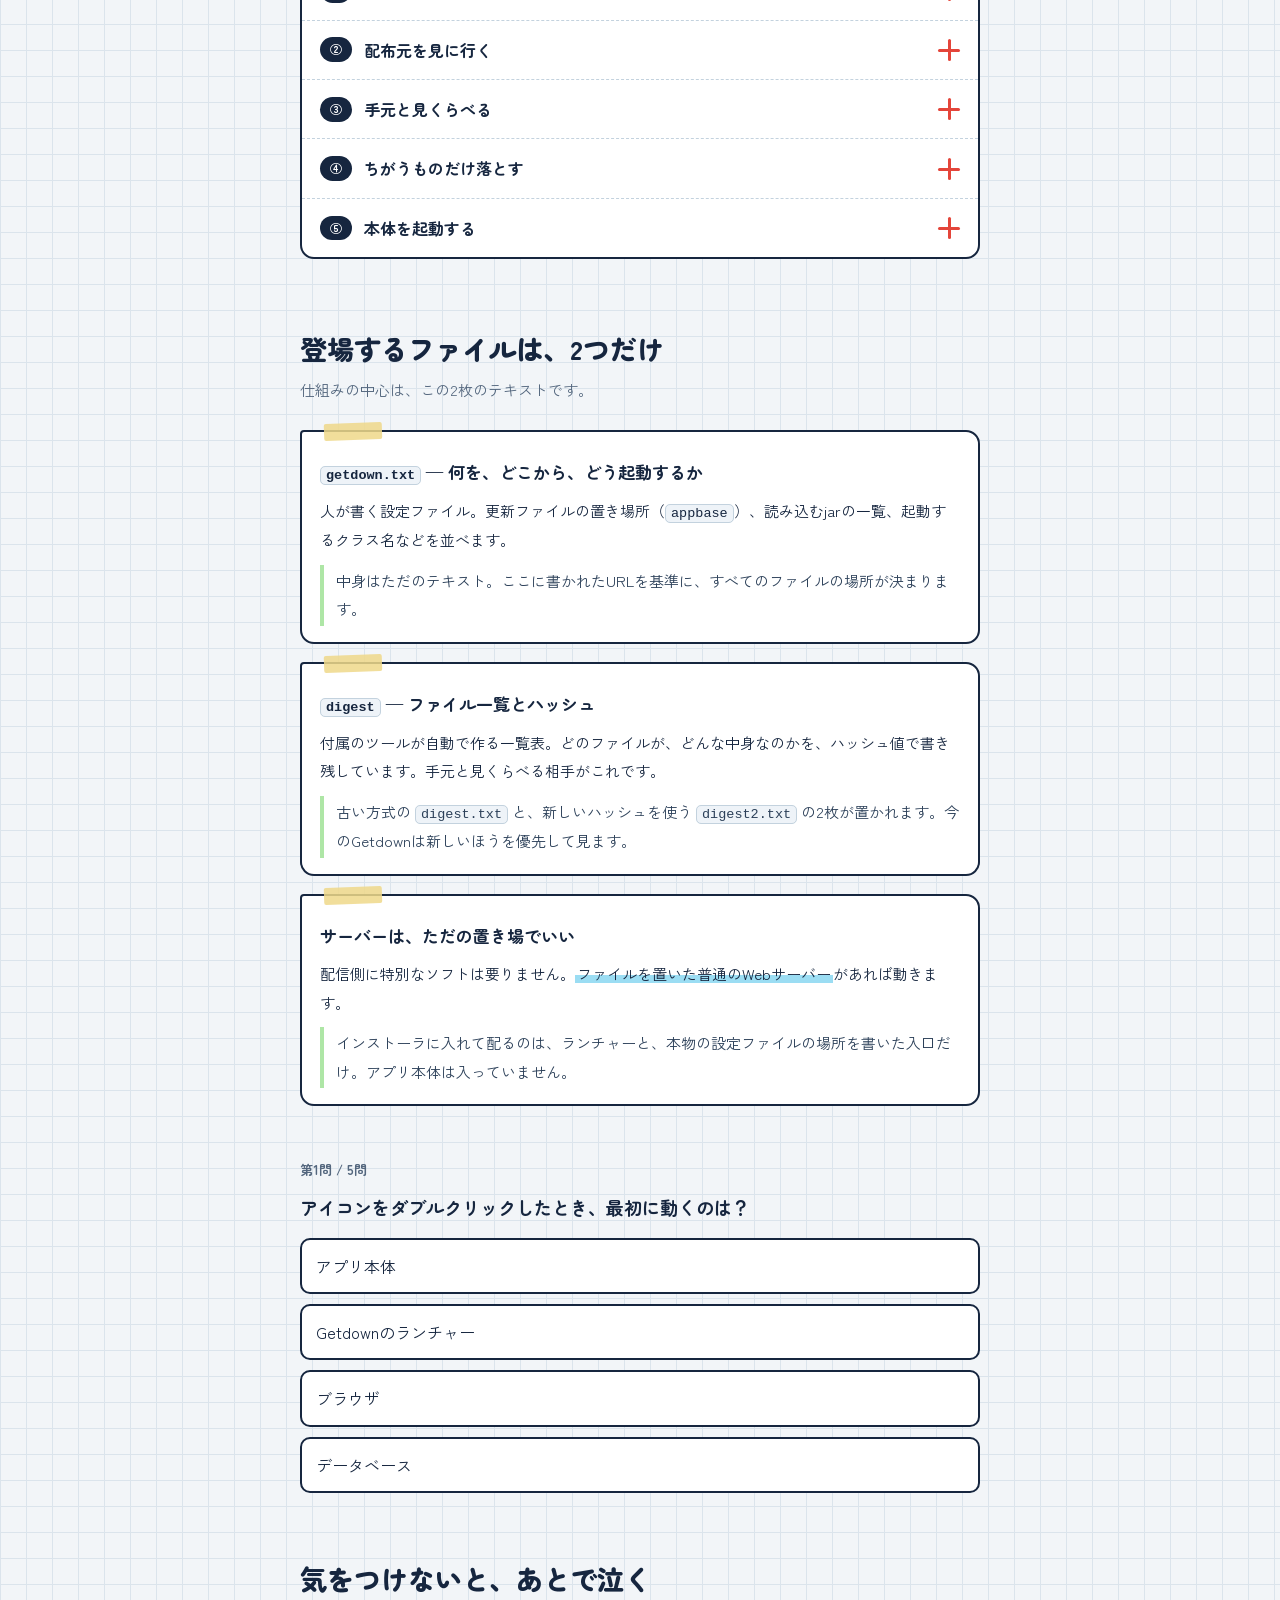
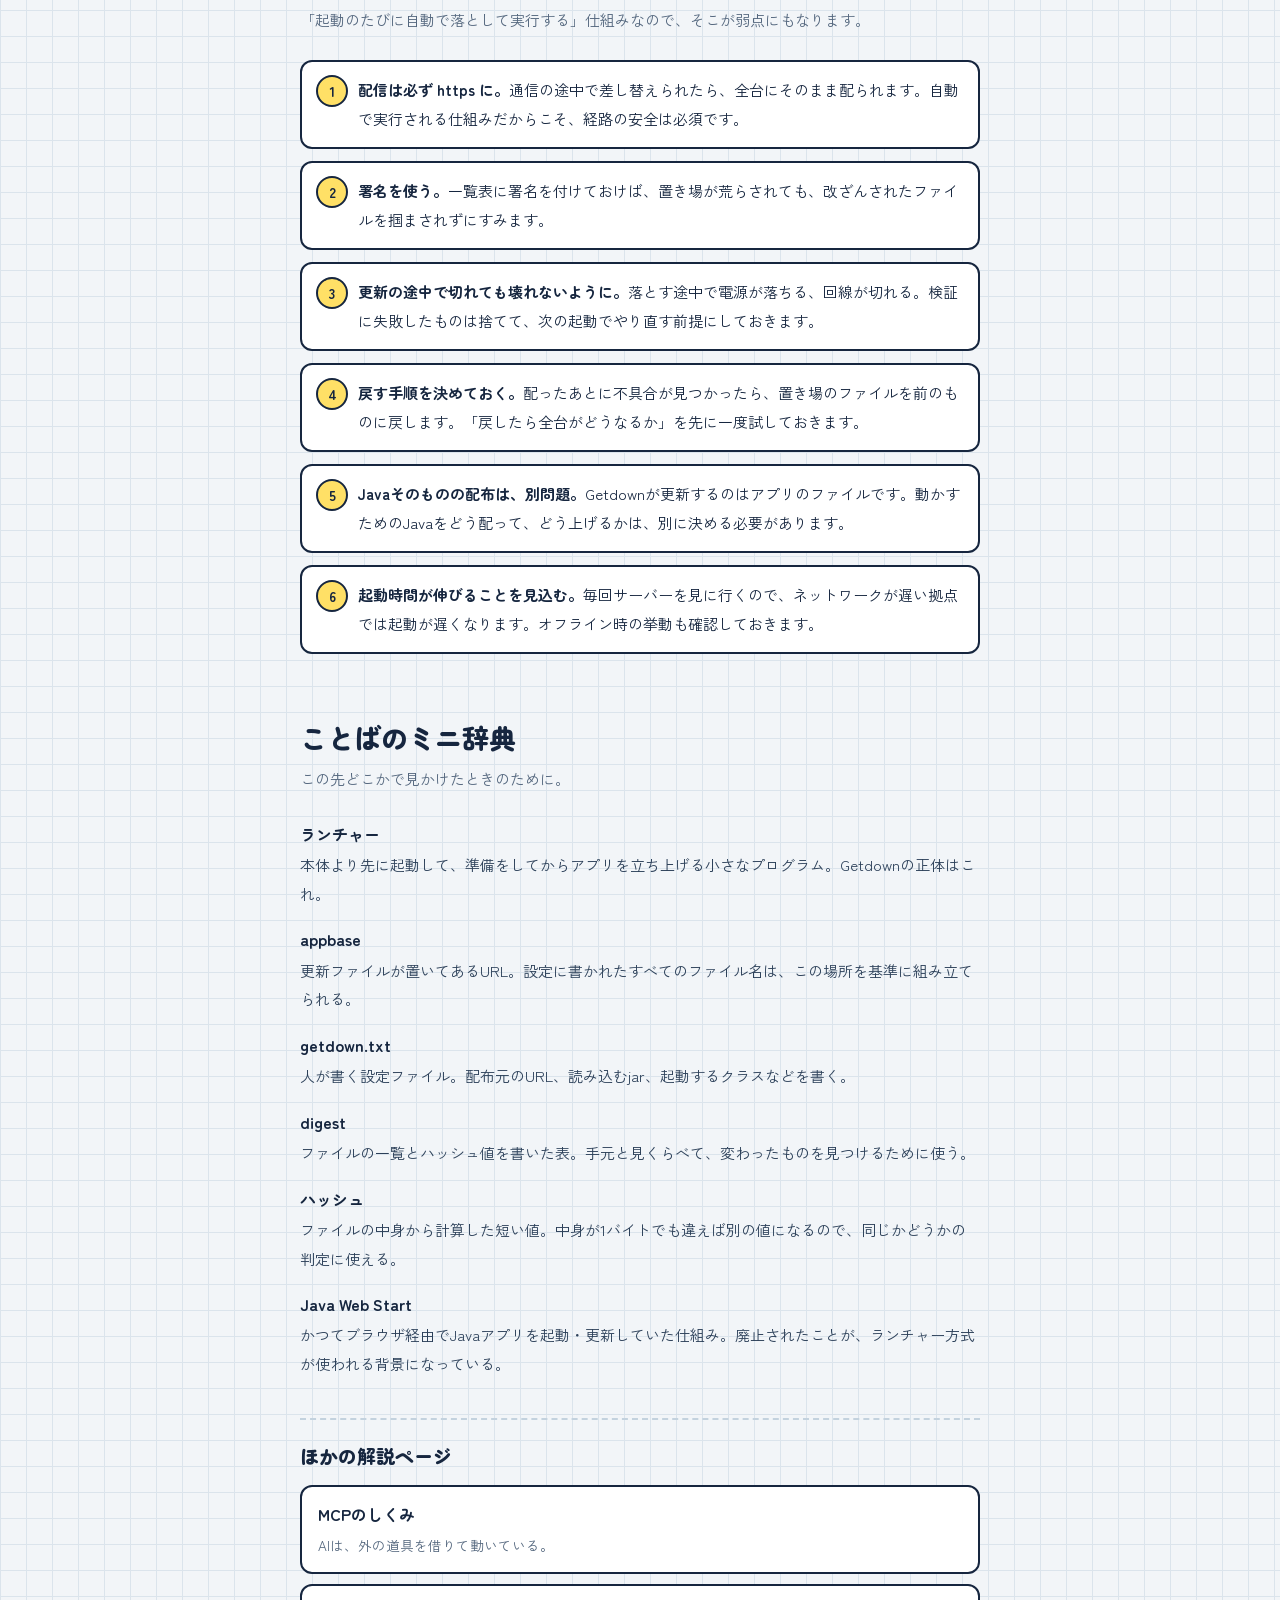
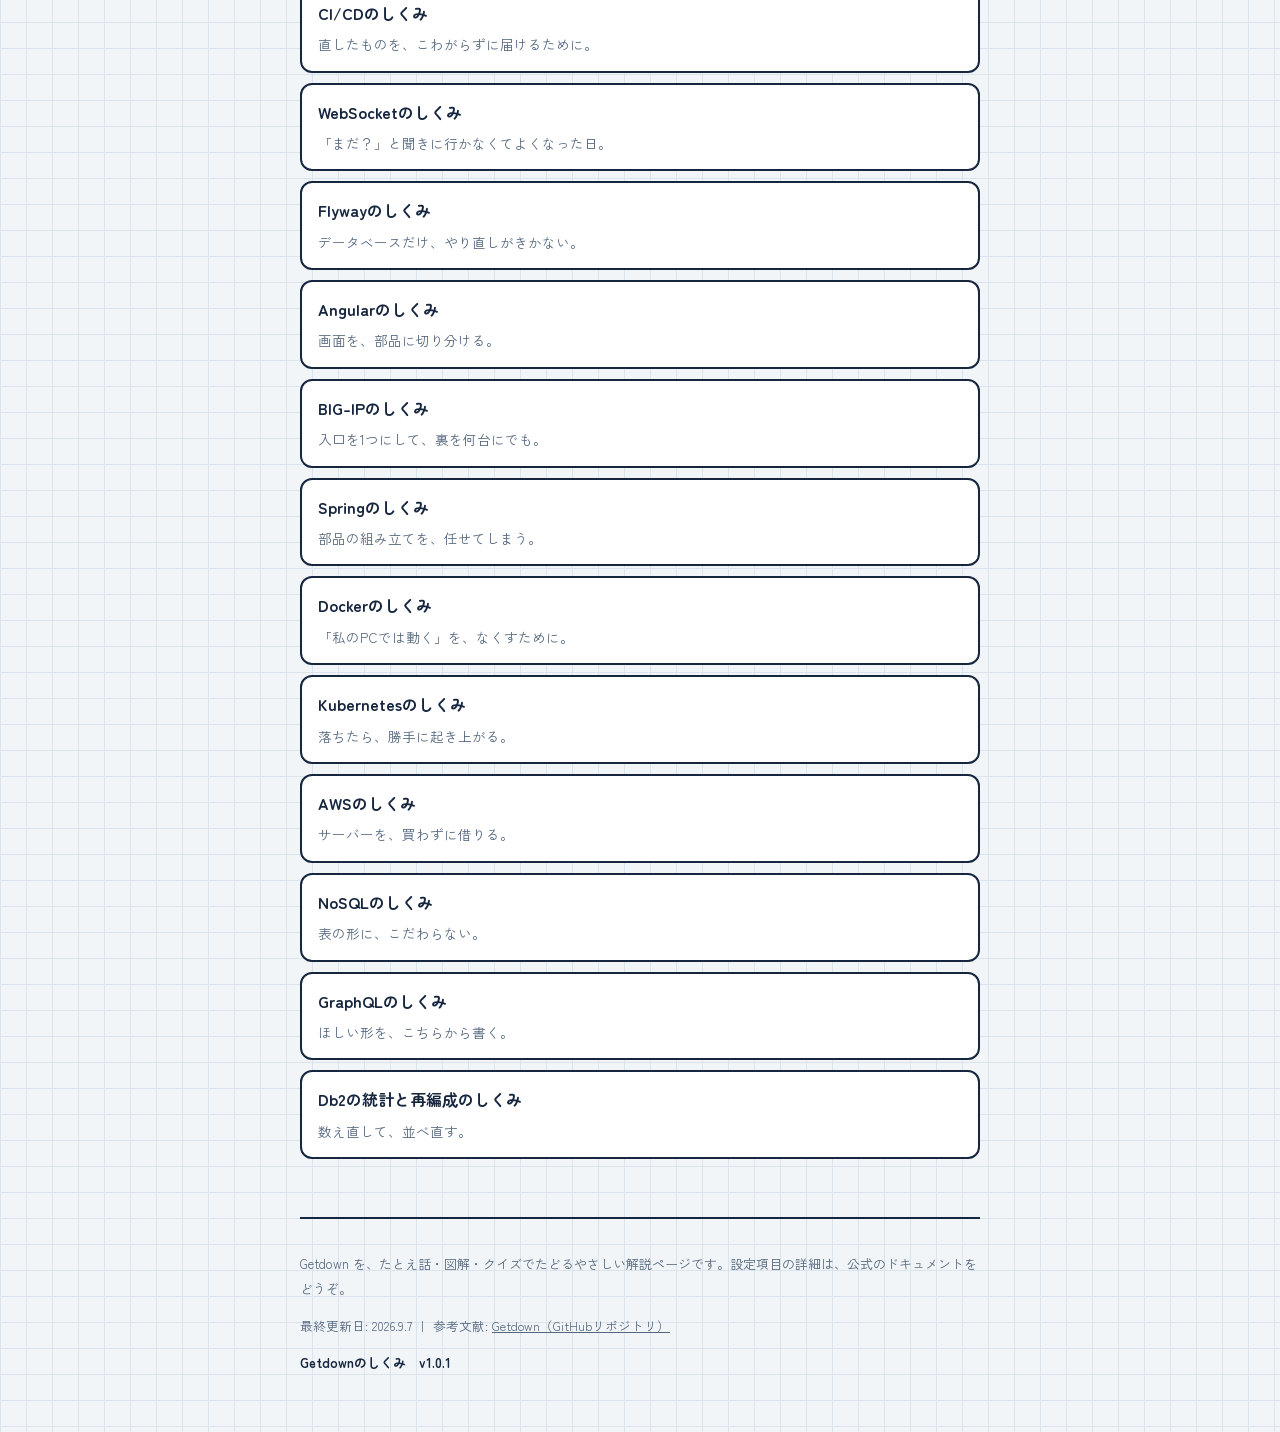
<file: getdown.html>
<!DOCTYPE html>
<html lang="ja">
<head>
<meta charset="utf-8">
<meta name="viewport" content="width=device-width, initial-scale=1">
<title>Getdownのしくみ — 配ったあとのアプリを、勝手に最新にする</title>
<meta name="description" content="Getdown（Javaアプリの自動更新ランチャー）を、たとえ話・図解・クイズでたどるやさしい解説ページ。">
<link rel="preconnect" href="https://fonts.googleapis.com">
<link rel="preconnect" href="https://fonts.gstatic.com" crossorigin>
<link href="https://fonts.googleapis.com/css2?family=Zen+Kaku+Gothic+New:wght@400;500;700&family=Zen+Maru+Gothic:wght@500;700;900&display=swap" rel="stylesheet">
<link rel="stylesheet" href="assets/site.css">
</head>
<body>
<div class="wrap">

<header class="topbar">
  <span class="logo">Getdownのしくみ</span>
  <span class="ver" id="version">v1.0.1</span>
  <a class="home" href="index.html">← 用語集トップ</a>
</header>

<main>

<div class="hero" id="basic">
  <h1>配ったあとに、<br><span class="mark">直せる</span>ようにする。</h1>
  <p>お店のパソコン200台に入れたアプリに、バグが見つかった。直したものを届けるために、200台ぶん出張する？ それとも、アプリ自身に取りに行かせる？ <strong>Getdown</strong> は後者を引き受ける、小さな門番です。本体より先に起動して、変わったファイルだけ取ってきてから、本体を立ち上げます。</p>

  <div class="chain">
    <p class="chain-title">アイコンをダブルクリックしてから、画面が出るまで——</p>
    <ol>
      <li>
        <span class="node now">ダブルクリック<small>いま</small></span>
        <span class="say">利用者は、いつもどおりアイコンを押しただけ</span>
      </li>
      <li class="arrowline">最初に動くのは本体ではない</li>
      <li>
        <span class="node robot">ランチャー<small>小さな門番</small></span>
        <span class="say">Getdown本体。数百KBの、ただの小さなプログラム</span>
      </li>
      <li class="arrowline">サーバーを見に行く</li>
      <li>
        <span class="node">見くらべる<small>ハッシュで照合</small></span>
        <span class="say">手元のファイルと、置いてある一覧を1つずつ比べる</span>
      </li>
      <li class="arrowline">ちがうものだけ落とす</li>
      <li>
        <span class="node goal">本体が起動<small>いつも最新</small></span>
        <span class="say">更新が終わってから、アプリの画面が開く</span>
      </li>
    </ol>
  </div>
  <p class="lead" style="margin-bottom:0">やっていることは「<span class="pen">起動前に、差分だけ入れ替える</span>」。これが今日のいちばん大事なところ。</p>
</div>

<section id="why">
  <h2>なんで、こんなものが要るの？</h2>
  <p class="lead">答えはシンプル。<span class="mark pink">デスクトップアプリは、配ったら終わりだから。</span></p>

  <div class="notes">
    <div class="note">
      <h3>Webサイトなら、悩まなくていい</h3>
      <p>Webサイトの直しは簡単です。サーバーのファイルを差し替えれば、次に見た人はもう新しいものを見ている。利用者は何もしなくていい。</p>
      <p class="eg">ところがパソコンに入れるアプリは、利用者の手元にコピーが残ります。サーバーを直しても、手元のものは古いままです。</p>
    </div>

    <div class="note">
      <h3>「更新してください」は、届かない</h3>
      <p>お知らせを出しても、全員が読んで、全員が入れ直してくれることはありません。結果として、新旧のバージョンが同時に動く状態が生まれます。</p>
      <p class="eg">サーバー側と噛み合わない古いアプリが1台でも残ると、問い合わせの原因になります。数が多いほど、原因の切り分けも難しくなります。</p>
    </div>

    <div class="note">
      <h3>ブラウザから起動する道は、閉じた</h3>
      <p>かつては Java Web Start という、ブラウザのリンクからアプリを起動して自動更新する仕組みがありました。今はもう使えません。</p>
      <p class="eg">その置きかえとして残ったのが、Getdownのようなランチャー方式です。ブラウザに頼らず、アプリ自身が更新を取りに行きます。</p>
    </div>
  </div>
</section>

<section id="compare">
  <h2>毎回どれだけ落とす？</h2>
  <p class="lead">ボタンで切りかえて、ダウンロードの量を見くらべてみよう。</p>

  <div class="board">
    <div class="switch">
      <button type="button" id="btn-full" aria-pressed="true">全部入れ直す</button>
      <button type="button" id="btn-diff" aria-pressed="false">変わったぶんだけ</button>
    </div>
    <p class="tally" id="tally">1台あたりのダウンロード　<b>80</b> MB</p>
    <figure style="margin:0">
      <svg viewBox="0 0 600 250" role="img" aria-label="全ファイルを毎回ダウンロードする場合と、変わったファイルだけをダウンロードする場合の比較図">
        <g font-family="'Zen Maru Gothic',sans-serif">
          <rect x="20" y="16" width="150" height="36" rx="10" fill="#FFE066" stroke="#16263F" stroke-width="2"/>
          <text x="95" y="40" text-anchor="middle" font-size="14" font-weight="700" fill="#16263F">サーバー</text>
          <rect x="430" y="16" width="150" height="36" rx="10" fill="#9BDDF3" stroke="#16263F" stroke-width="2"/>
          <text x="505" y="40" text-anchor="middle" font-size="14" font-weight="700" fill="#16263F">手元のPC</text>

          <g font-family="'Zen Kaku Gothic New',sans-serif" font-size="12.5">
            <g id="gd-full">
              <g stroke="#E4453A" stroke-width="3" stroke-linecap="round">
                <line x1="175" y1="80" x2="425" y2="80"/>
                <line x1="175" y1="112" x2="425" y2="112"/>
                <line x1="175" y1="144" x2="425" y2="144"/>
                <line x1="175" y1="176" x2="425" y2="176"/>
                <line x1="175" y1="208" x2="425" y2="208"/>
              </g>
              <g fill="#16263F">
                <text x="300" y="74" text-anchor="middle">app.jar　42MB</text>
                <text x="300" y="106" text-anchor="middle">lib-ui.jar　18MB</text>
                <text x="300" y="138" text-anchor="middle">lib-db.jar　12MB</text>
                <text x="300" y="170" text-anchor="middle">images.zip　6MB</text>
                <text x="300" y="202" text-anchor="middle">config.dat　2MB</text>
              </g>
              <text x="300" y="234" text-anchor="middle" font-family="'Zen Maru Gothic',sans-serif" font-size="14" font-weight="700" fill="#E4453A">直したのは1か所でも、全部落とし直す</text>
            </g>

            <g id="gd-diff" class="hidden">
              <g stroke="#C3D2DE" stroke-width="2" stroke-dasharray="6 5">
                <line x1="175" y1="80" x2="425" y2="80"/>
                <line x1="175" y1="144" x2="425" y2="144"/>
                <line x1="175" y1="176" x2="425" y2="176"/>
                <line x1="175" y1="208" x2="425" y2="208"/>
              </g>
              <line x1="175" y1="112" x2="425" y2="112" stroke="#E4453A" stroke-width="4" stroke-linecap="round"/>
              <g fill="#8A9AA8">
                <text x="300" y="74" text-anchor="middle">app.jar　✓ 同じ</text>
                <text x="300" y="138" text-anchor="middle">lib-db.jar　✓ 同じ</text>
                <text x="300" y="170" text-anchor="middle">images.zip　✓ 同じ</text>
                <text x="300" y="202" text-anchor="middle">config.dat　✓ 同じ</text>
              </g>
              <text x="300" y="106" text-anchor="middle" fill="#E4453A" font-weight="700">lib-ui.jar　18MB ← これだけ</text>
              <text x="300" y="234" text-anchor="middle" font-family="'Zen Maru Gothic',sans-serif" font-size="14" font-weight="700" fill="#1E8A4C">ハッシュを見くらべて、ちがう1本だけ落とす</text>
            </g>
          </g>
        </g>
      </svg>
      <figcaption>点線が「落とさなかったファイル」。手元のファイルのハッシュと、サーバーの一覧に書かれたハッシュを突き合わせ、一致するものは触りません。</figcaption>
    </figure>
  </div>
</section>

<section id="calc">
  <h2>台数が増えると、どうなる？</h2>
  <p class="lead">アプリの大きさと台数を選ぶと、1回の更新で流れる通信量を計算します。</p>
  <div class="calcbox">
    <div class="calcrow">
      <div>
        <label for="size">アプリ全体の大きさ</label>
        <select id="size"></select>
      </div>
      <div>
        <label for="pcs">配っている台数</label>
        <select id="pcs"></select>
      </div>
    </div>
    <div class="result" id="calc-result"></div>
  </div>
</section>

<section id="life">
  <h2>起動のたびに、やっていること</h2>
  <p class="lead">ダブルクリックから画面が出るまでの5つの場面。<span class="pen">タップして開いてみよう。</span></p>

  <div class="tree">
    <h3>ランチャーの仕事</h3>
    <div class="step-list" id="tree-life"></div>
  </div>
</section>

<section id="files">
  <h2>登場するファイルは、2つだけ</h2>
  <p class="lead">仕組みの中心は、この2枚のテキストです。</p>
  <div class="notes">
    <div class="note">
      <h3><code>getdown.txt</code> — 何を、どこから、どう起動するか</h3>
      <p>人が書く設定ファイル。更新ファイルの置き場所（<code>appbase</code>）、読み込むjarの一覧、起動するクラス名などを並べます。</p>
      <p class="eg">中身はただのテキスト。ここに書かれたURLを基準に、すべてのファイルの場所が決まります。</p>
    </div>
    <div class="note">
      <h3><code>digest</code> — ファイル一覧とハッシュ</h3>
      <p>付属のツールが自動で作る一覧表。どのファイルが、どんな中身なのかを、ハッシュ値で書き残しています。手元と見くらべる相手がこれです。</p>
      <p class="eg">古い方式の <code>digest.txt</code> と、新しいハッシュを使う <code>digest2.txt</code> の2枚が置かれます。今のGetdownは新しいほうを優先して見ます。</p>
    </div>
    <div class="note">
      <h3>サーバーは、ただの置き場でいい</h3>
      <p>配信側に特別なソフトは要りません。<span class="mark cyan">ファイルを置いた普通のWebサーバー</span>があれば動きます。</p>
      <p class="eg">インストーラに入れて配るのは、ランチャーと、本物の設定ファイルの場所を書いた入口だけ。アプリ本体は入っていません。</p>
    </div>
  </div>
</section>

<section id="quiz">
  <h2>クイズ：きみは何問わかる？</h2>
  <p class="lead">全5問。まちがえても大丈夫、答えのほうが面白い。</p>
  <div class="quiz" id="quiz"></div>
</section>

<section id="careful">
  <h2>気をつけないと、あとで泣く</h2>
  <p class="lead">「起動のたびに自動で落として実行する」仕組みなので、そこが弱点にもなります。</p>
  <ol class="steps">
    <li><b>配信は必ず https に。</b>通信の途中で差し替えられたら、全台にそのまま配られます。自動で実行される仕組みだからこそ、経路の安全は必須です。</li>
    <li><b>署名を使う。</b>一覧表に署名を付けておけば、置き場が荒らされても、改ざんされたファイルを掴まされずにすみます。</li>
    <li><b>更新の途中で切れても壊れないように。</b>落とす途中で電源が落ちる、回線が切れる。検証に失敗したものは捨てて、次の起動でやり直す前提にしておきます。</li>
    <li><b>戻す手順を決めておく。</b>配ったあとに不具合が見つかったら、置き場のファイルを前のものに戻します。「戻したら全台がどうなるか」を先に一度試しておきます。</li>
    <li><b>Javaそのものの配布は、別問題。</b>Getdownが更新するのはアプリのファイルです。動かすためのJavaをどう配って、どう上げるかは、別に決める必要があります。</li>
    <li><b>起動時間が伸びることを見込む。</b>毎回サーバーを見に行くので、ネットワークが遅い拠点では起動が遅くなります。オフライン時の挙動も確認しておきます。</li>
  </ol>
</section>

<section id="words">
  <h2>ことばのミニ辞典</h2>
  <p class="lead">この先どこかで見かけたときのために。</p>
  <dl class="words">
    <dt>ランチャー</dt>
    <dd>本体より先に起動して、準備をしてからアプリを立ち上げる小さなプログラム。Getdownの正体はこれ。</dd>
    <dt>appbase</dt>
    <dd>更新ファイルが置いてあるURL。設定に書かれたすべてのファイル名は、この場所を基準に組み立てられる。</dd>
    <dt>getdown.txt</dt>
    <dd>人が書く設定ファイル。配布元のURL、読み込むjar、起動するクラスなどを書く。</dd>
    <dt>digest</dt>
    <dd>ファイルの一覧とハッシュ値を書いた表。手元と見くらべて、変わったものを見つけるために使う。</dd>
    <dt>ハッシュ</dt>
    <dd>ファイルの中身から計算した短い値。中身が1バイトでも違えば別の値になるので、同じかどうかの判定に使える。</dd>
    <dt>Java Web Start</dt>
    <dd>かつてブラウザ経由でJavaアプリを起動・更新していた仕組み。廃止されたことが、ランチャー方式が使われる背景になっている。</dd>
  </dl>
</section>

<section class="sibling">
  <h2>ほかの解説ページ</h2>
  <ul>
    <li><a href="mcp.html"><b>MCPのしくみ</b><span>AIは、外の道具を借りて動いている。</span></a></li>
    <li><a href="cicd.html"><b>CI/CDのしくみ</b><span>直したものを、こわがらずに届けるために。</span></a></li>
    <li><a href="websocket.html"><b>WebSocketのしくみ</b><span>「まだ？」と聞きに行かなくてよくなった日。</span></a></li>
    <li><a href="flyway.html"><b>Flywayのしくみ</b><span>データベースだけ、やり直しがきかない。</span></a></li>
    <li><a href="angular.html"><b>Angularのしくみ</b><span>画面を、部品に切り分ける。</span></a></li>
    <li><a href="bigip.html"><b>BIG-IPのしくみ</b><span>入口を1つにして、裏を何台にでも。</span></a></li>
    <li><a href="spring.html"><b>Springのしくみ</b><span>部品の組み立てを、任せてしまう。</span></a></li>
    <li><a href="docker.html"><b>Dockerのしくみ</b><span>「私のPCでは動く」を、なくすために。</span></a></li>
    <li><a href="kubernetes.html"><b>Kubernetesのしくみ</b><span>落ちたら、勝手に起き上がる。</span></a></li>
    <li><a href="aws.html"><b>AWSのしくみ</b><span>サーバーを、買わずに借りる。</span></a></li>
    <li><a href="nosql.html"><b>NoSQLのしくみ</b><span>表の形に、こだわらない。</span></a></li>
    <li><a href="graphql.html"><b>GraphQLのしくみ</b><span>ほしい形を、こちらから書く。</span></a></li>
    <li><a href="db2.html"><b>Db2の統計と再編成のしくみ</b><span>数え直して、並べ直す。</span></a></li>
  </ul>
</section>

</main>

<footer>
  <p>Getdown を、たとえ話・図解・クイズでたどるやさしい解説ページです。設定項目の詳細は、公式のドキュメントをどうぞ。</p>
  <p class="footmeta">最終更新日: 2026.9.7 ｜ 参考文献: <a href="https://github.com/threerings/getdown" target="_blank" rel="noopener">Getdown（GitHubリポジトリ）</a></p>
  <p class="footver">Getdownのしくみ　v1.0.1</p>
</footer>

</div>

<script>
"use strict";
var APP_VERSION = "1.0.1";

function initSwitch(){
  var full = document.getElementById("gd-full");
  var diff = document.getElementById("gd-diff");
  var fBtn = document.getElementById("btn-full");
  var dBtn = document.getElementById("btn-diff");
  var tally = document.getElementById("tally");
  if(!full || !diff) return;

  function show(isFull){
    full.classList.toggle("hidden", !isFull);
    diff.classList.toggle("hidden", isFull);
    fBtn.setAttribute("aria-pressed", isFull ? "true" : "false");
    dBtn.setAttribute("aria-pressed", isFull ? "false" : "true");
    tally.innerHTML = isFull
      ? '1台あたりのダウンロード　<b>80</b> MB'
      : '1台あたりのダウンロード　<b>18</b> MB';
  }
  fBtn.addEventListener("click", function(){ show(true); });
  dBtn.addEventListener("click", function(){ show(false); });
}

function initCalc(){
  var sz = document.getElementById("size");
  var pc = document.getElementById("pcs");
  var res = document.getElementById("calc-result");
  if(!sz || !pc) return;

  [20,50,80,150,300,500].forEach(function(v){
    var o = document.createElement("option");
    o.value = String(v); o.textContent = v + "MB";
    if(v === 80) o.selected = true;
    sz.appendChild(o);
  });
  [10,50,100,200,500,1000,3000].forEach(function(v){
    var o = document.createElement("option");
    o.value = String(v); o.textContent = v.toLocaleString() + "台";
    if(v === 200) o.selected = true;
    pc.appendChild(o);
  });

  function update(){
    var size = parseInt(sz.value, 10);
    var pcs = parseInt(pc.value, 10);
    var ratio = 0.12;                       // 1回の更新で変わるのは、ざっくり1割前後
    var fullMB = size * pcs;
    var diffMB = Math.round(size * ratio) * pcs;
    var max = Math.max(fullMB, 1);

    function gb(mb){
      return mb >= 1024 ? (mb / 1024).toFixed(1) + " GB" : mb.toLocaleString() + " MB";
    }

    var html = '<p class="rline">全部入れ直すと、1回の更新で <strong>' + gb(fullMB) +
               '</strong>。変わったぶんだけなら <strong>' + gb(diffMB) +
               '</strong>（更新でさわるファイルを、全体の1割ほどと見た場合）。</p>';

    html += '<div class="bars">';
    html += '<div><p class="bar-label">全部入れ直す　' + size + 'MB × ' + pcs.toLocaleString() + '台</p>' +
            '<div class="bar"><span style="width:100%"></span></div></div>';
    html += '<div><p class="bar-label">変わったぶんだけ</p>' +
            '<div class="bar good"><span style="width:' + Math.max(diffMB / max * 100, 2) + '%"></span></div></div>';
    html += '</div>';

    html += '<p class="rline" style="margin:0">' +
            (fullMB >= 20480
              ? 'この量が、リリースのたびに同じ時間帯へ集中します。回線が細い拠点では、業務が始められません。'
              : 'まだ耐えられる量ですが、更新が週1回になると話が変わります。差分にしておくと、頻繁に直せるようになります。') +
            '</p>';
    res.innerHTML = html;
  }

  sz.addEventListener("change", update);
  pc.addEventListener("change", update);
  update();
}

var LIFE = [
  {y:"①", n:"ランチャーが先に起動する", t:"本体が先に起動してしまうと、<b>古いまま動きだして</b>しまう。", f:"アイコンに紐づいているのはアプリ本体ではなく、Getdownのランチャー。更新の判断が終わるまで、本体には手を触れない。"},
  {y:"②", n:"配布元を見に行く", t:"どこに最新があるのか<b>分からなければ、比べようがない</b>。", f:"設定に書かれたURL（appbase）から、最新の設定と一覧表を取ってくる。ここが唯一の情報源になる。"},
  {y:"③", n:"手元と見くらべる", t:"ファイルの日付だけで判断すると、<b>中身が同じでも落としてしまう</b>。", f:"一覧表に書かれたハッシュと、手元のファイルのハッシュを1つずつ突き合わせる。一致するものは触らない。"},
  {y:"④", n:"ちがうものだけ落とす", t:"全部落とし直すと、1行の修正でも<b>数十MBの通信</b>が発生する。", f:"食い違ったファイルだけをダウンロードして置きかえる。落としたものが正しいかを、もう一度ハッシュで確かめる。"},
  {y:"⑤", n:"本体を起動する", t:"更新に失敗したまま起動すると、<b>中途半端な状態のアプリ</b>が動いてしまう。", f:"すべてそろったことを確認してから、設定に書かれたクラスを実行する。ここで初めて、利用者の画面が開く。"}
];

function buildLife(){
  var host = document.getElementById("tree-life");
  if(!host) return;
  LIFE.forEach(function(s, i){
    var wrap = document.createElement("div");
    wrap.className = "step";
    wrap.setAttribute("aria-expanded","false");
    var btnId = "life-btn-" + i, panId = "life-pan-" + i;

    var btn = document.createElement("button");
    btn.type = "button"; btn.id = btnId;
    btn.setAttribute("aria-controls", panId);
    btn.setAttribute("aria-expanded","false");
    btn.innerHTML = '<span class="yr">' + s.y + '</span><span class="nm">' + s.n +
                    '</span><span class="plus" aria-hidden="true"></span>';

    var pan = document.createElement("div");
    pan.className = "detail"; pan.id = panId; pan.hidden = true;
    pan.setAttribute("role","region");
    pan.setAttribute("aria-labelledby", btnId);
    pan.innerHTML = '<p class="trouble">😖 これがないと：' + s.t + '</p>' +
                    '<p class="fix">💡 やっていること：' + s.f + '</p>';

    btn.addEventListener("click", function(){
      var open = pan.hidden;
      pan.hidden = !open;
      btn.setAttribute("aria-expanded", open ? "true" : "false");
      wrap.setAttribute("aria-expanded", open ? "true" : "false");
    });

    wrap.appendChild(btn); wrap.appendChild(pan); host.appendChild(wrap);
  });
}

var QUIZ = [
  {
    q:"アイコンをダブルクリックしたとき、最初に動くのは？",
    c:["アプリ本体","Getdownのランチャー","ブラウザ","データベース"],
    a:1,
    e:"先に動くのは小さなランチャーです。更新の確認と入れ替えが終わってから、本体を起動します。だから利用者は、いつも最新の状態で使い始められます。"
  },
  {
    q:"「このファイルは変わった」と、どうやって判断している？",
    c:["ファイルの日付","ファイル名","一覧表に書かれたハッシュ","利用者に聞く"],
    a:2,
    e:"中身から計算したハッシュを突き合わせます。日付やサイズは、中身が同じでも変わることがあるため、判定には使いません。"
  },
  {
    q:"<code>appbase</code> とは何のこと？",
    c:["更新ファイルが置いてあるURL","アプリの名前","起動するクラス名","データベースの場所"],
    a:0,
    e:"配布元のURLです。設定に書かれたファイル名は、すべてこの場所を基準に組み立てられます。ここを変えれば、配布元をまるごと引っ越せます。"
  },
  {
    q:"利用者に配るインストーラの中身は？",
    c:["アプリ本体のすべて","ランチャーと、入口の設定だけ","何も入っていない","データベース"],
    a:1,
    e:"本体は入っていません。ランチャーと、本物の設定ファイルがどこにあるかを書いた入口だけ。本体は初回の起動時にダウンロードされます。"
  },
  {
    q:"この方式が使われるようになった背景は？",
    c:["ブラウザが速くなったから","Java Web Start が使えなくなったから","通信が有料になったから","画面が大きくなったから"],
    a:1,
    e:"ブラウザ経由でJavaアプリを起動・更新する仕組みが廃止されました。その置きかえとして、アプリ自身が更新を取りに行くランチャー方式が残りました。"
  }
];

var qIndex = 0, qScore = 0;

function renderQuiz(){
  var host = document.getElementById("quiz");
  if(!host) return;

  if(qIndex >= QUIZ.length){
    var msg = qScore === 5 ? "全問正解。もう人に説明できるレベル。"
            : qScore >= 3 ? "いい線いってる。まちがえた問題ほど、覚えて帰れる。"
            : "ここからが面白いところ。上の5ステップをもう一度ひらいてみよう。";
    host.innerHTML = '<p class="score">結果：' + qScore + ' / ' + QUIZ.length + ' 問正解</p>' +
                     '<p style="margin:0 0 14px">' + msg + '</p>' +
                     '<button class="qnext" type="button" id="again">もう一度やる</button>';
    document.getElementById("again").addEventListener("click", function(){
      qIndex = 0; qScore = 0; renderQuiz();
    });
    return;
  }

  var item = QUIZ[qIndex];
  var html = '<div class="qhead"><span class="qcount">第' + (qIndex+1) + '問 / ' + QUIZ.length + '問</span></div>' +
             '<p class="qtext">' + item.q + '</p><div class="choices">';
  item.c.forEach(function(text, i){
    html += '<button class="choice" type="button" data-i="' + i + '">' + text + '</button>';
  });
  html += '</div><div class="answer" id="answer" hidden></div>';
  host.innerHTML = html;

  var buttons = host.querySelectorAll(".choice");
  Array.prototype.forEach.call(buttons, function(b){
    b.addEventListener("click", function(){
      var picked = parseInt(b.dataset.i, 10);
      var ok = picked === item.a;
      if(ok) qScore++;

      Array.prototype.forEach.call(buttons, function(x, i){
        x.disabled = true;
        if(i === item.a) x.classList.add("correct");
        else if(i === picked) x.classList.add("wrong");
      });

      var ans = document.getElementById("answer");
      ans.hidden = false;
      ans.innerHTML = '<span class="verdict ' + (ok ? "ok" : "ng") + '">' +
                      (ok ? "正解！" : "残念、正解は「" + item.c[item.a].replace(/<[^>]+>/g,"") + "」") + '</span>' +
                      item.e +
                      '<div><button class="qnext" type="button" id="next">' +
                      (qIndex === QUIZ.length - 1 ? "結果を見る" : "次の問題へ") + '</button></div>';
      document.getElementById("next").addEventListener("click", function(){
        qIndex++; renderQuiz();
      });
      document.getElementById("next").focus();
    });
  });
}

document.addEventListener("DOMContentLoaded", function(){
  document.getElementById("version").textContent = "v" + APP_VERSION;
  initSwitch();
  initCalc();
  buildLife();
  renderQuiz();
});
</script>
</body>
</html>
</file>
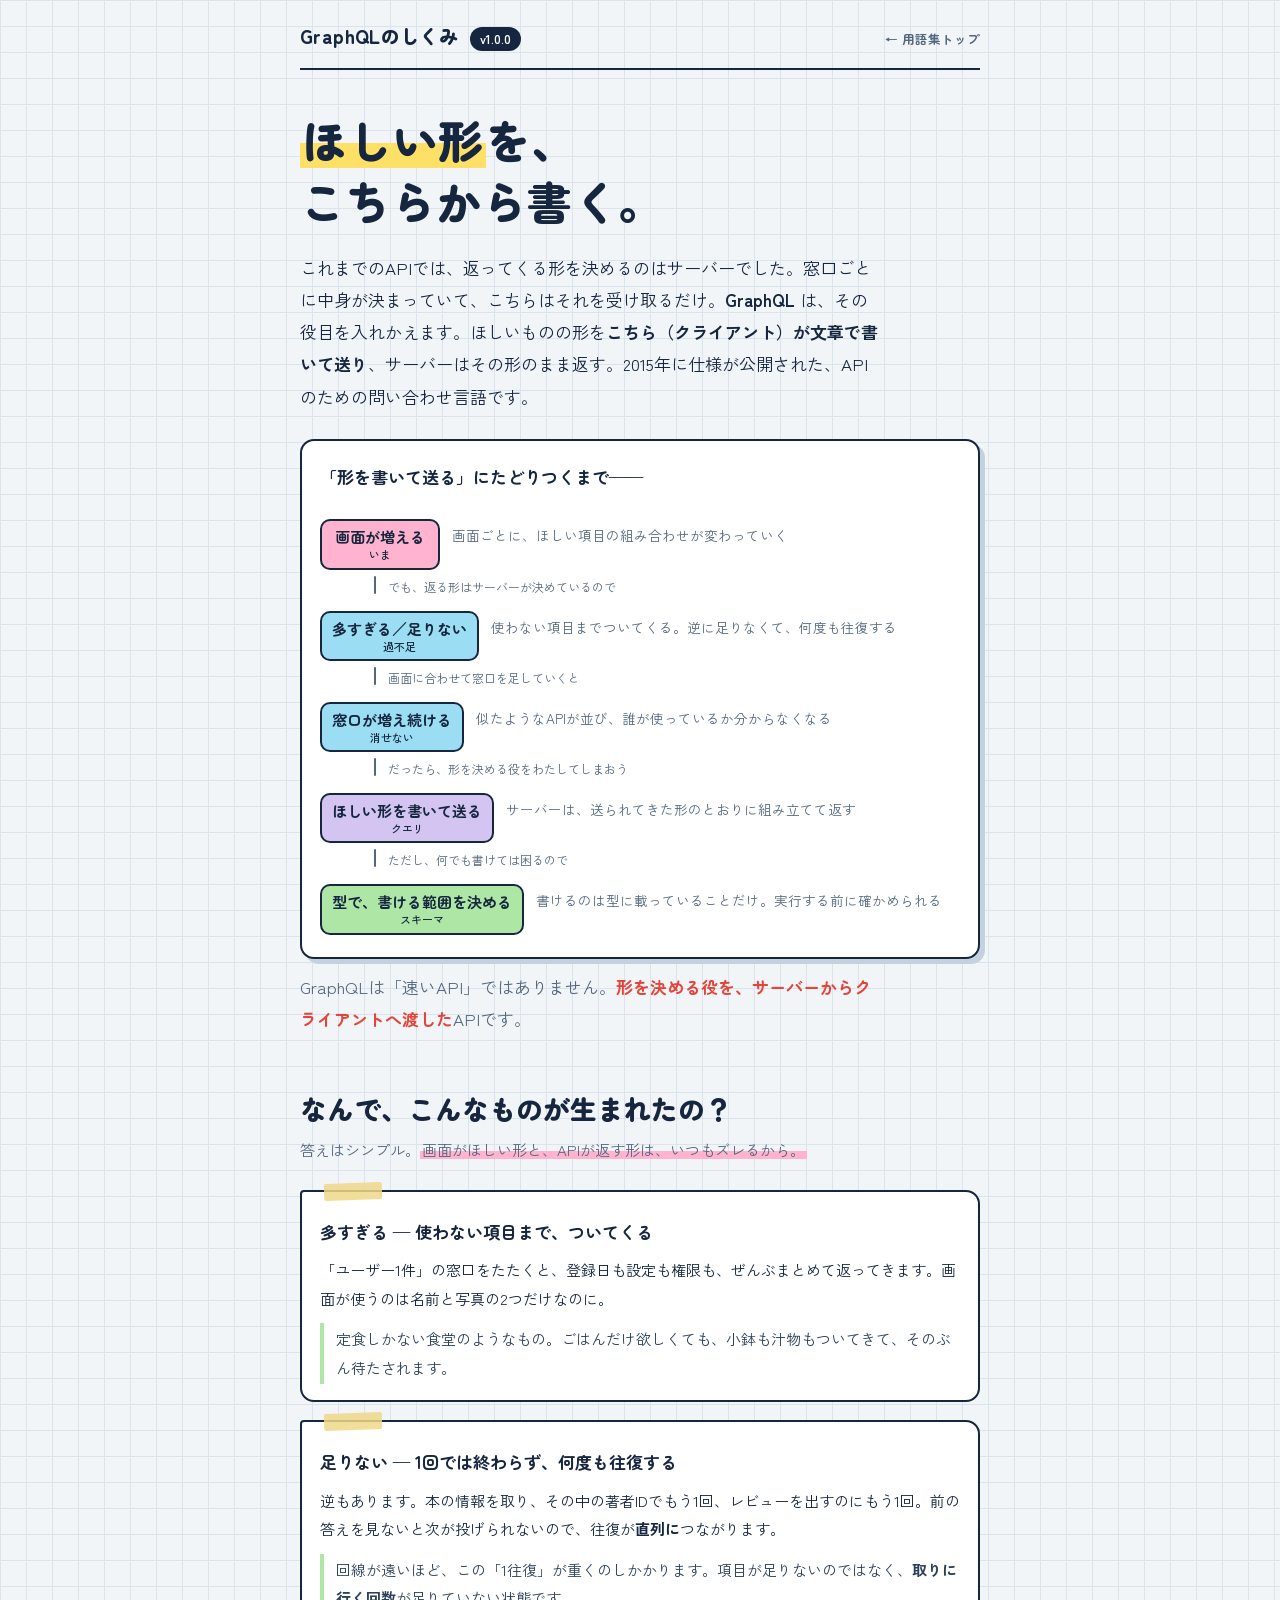
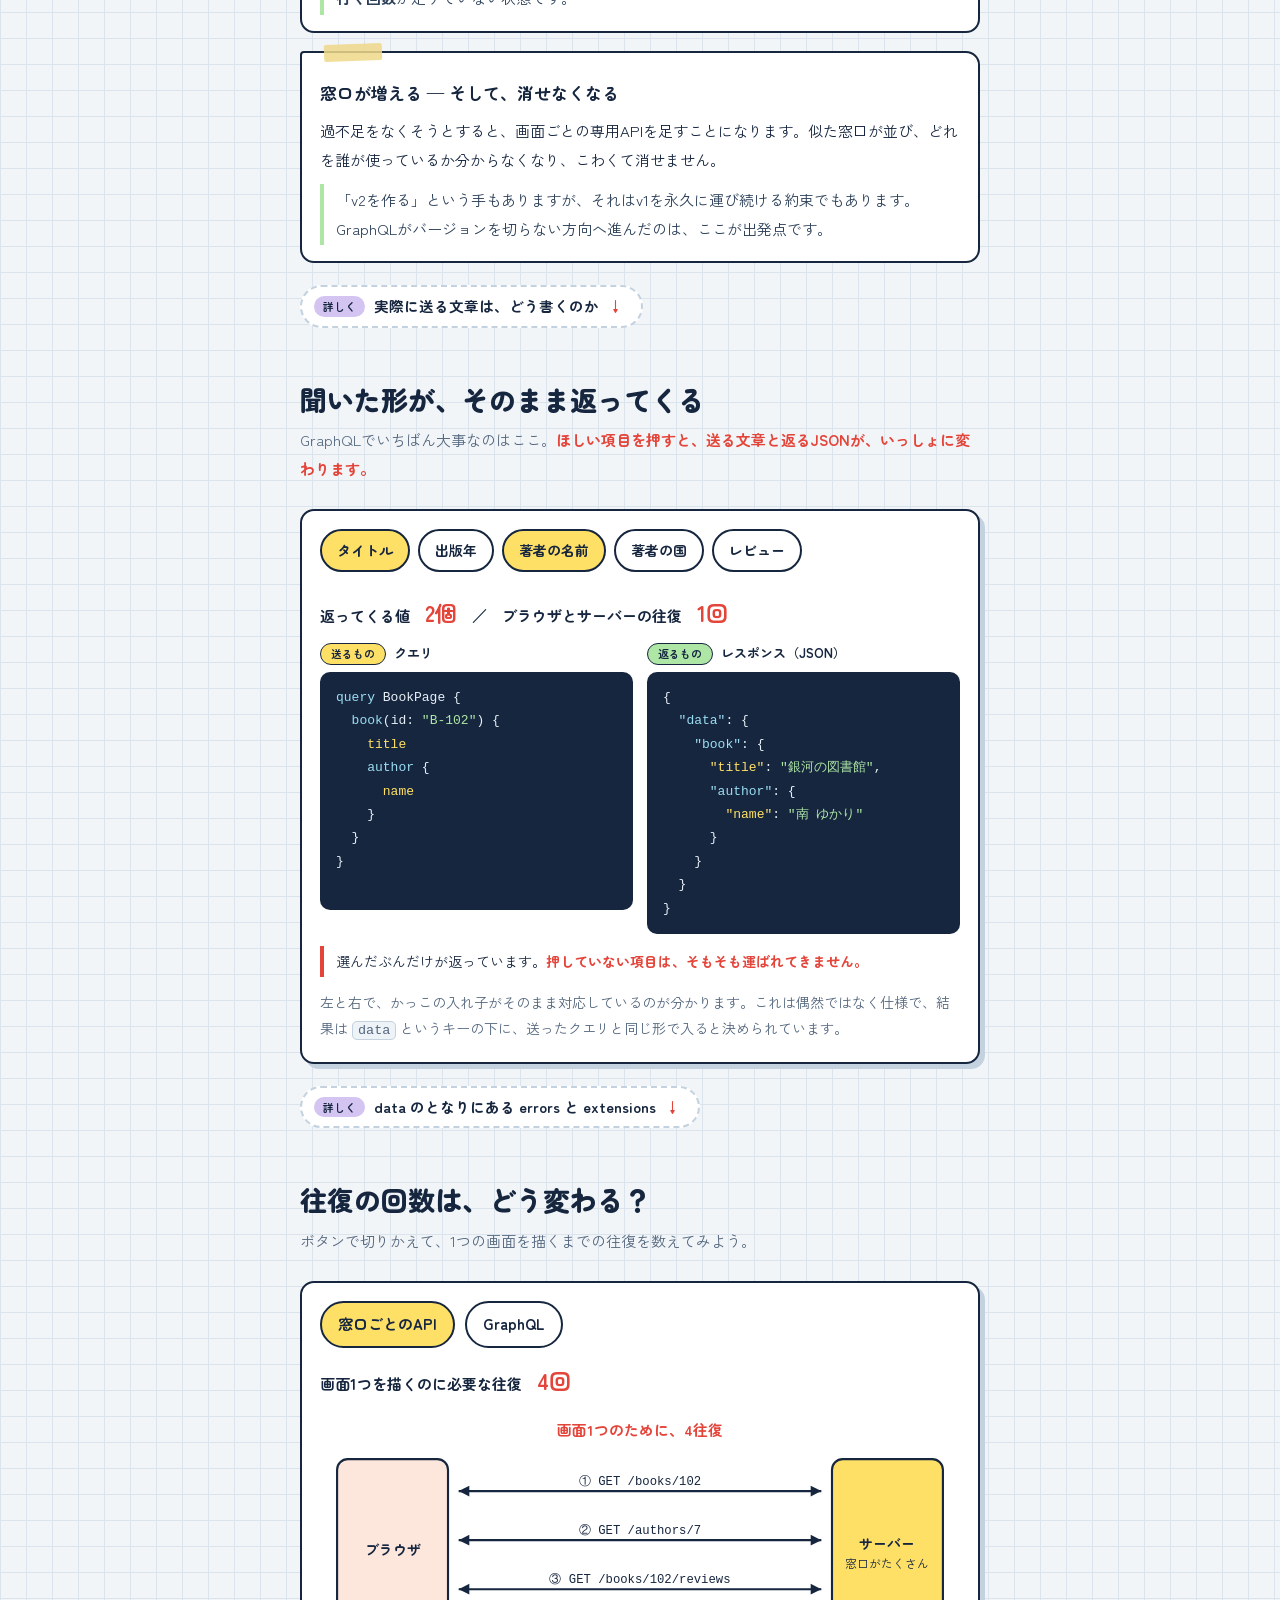
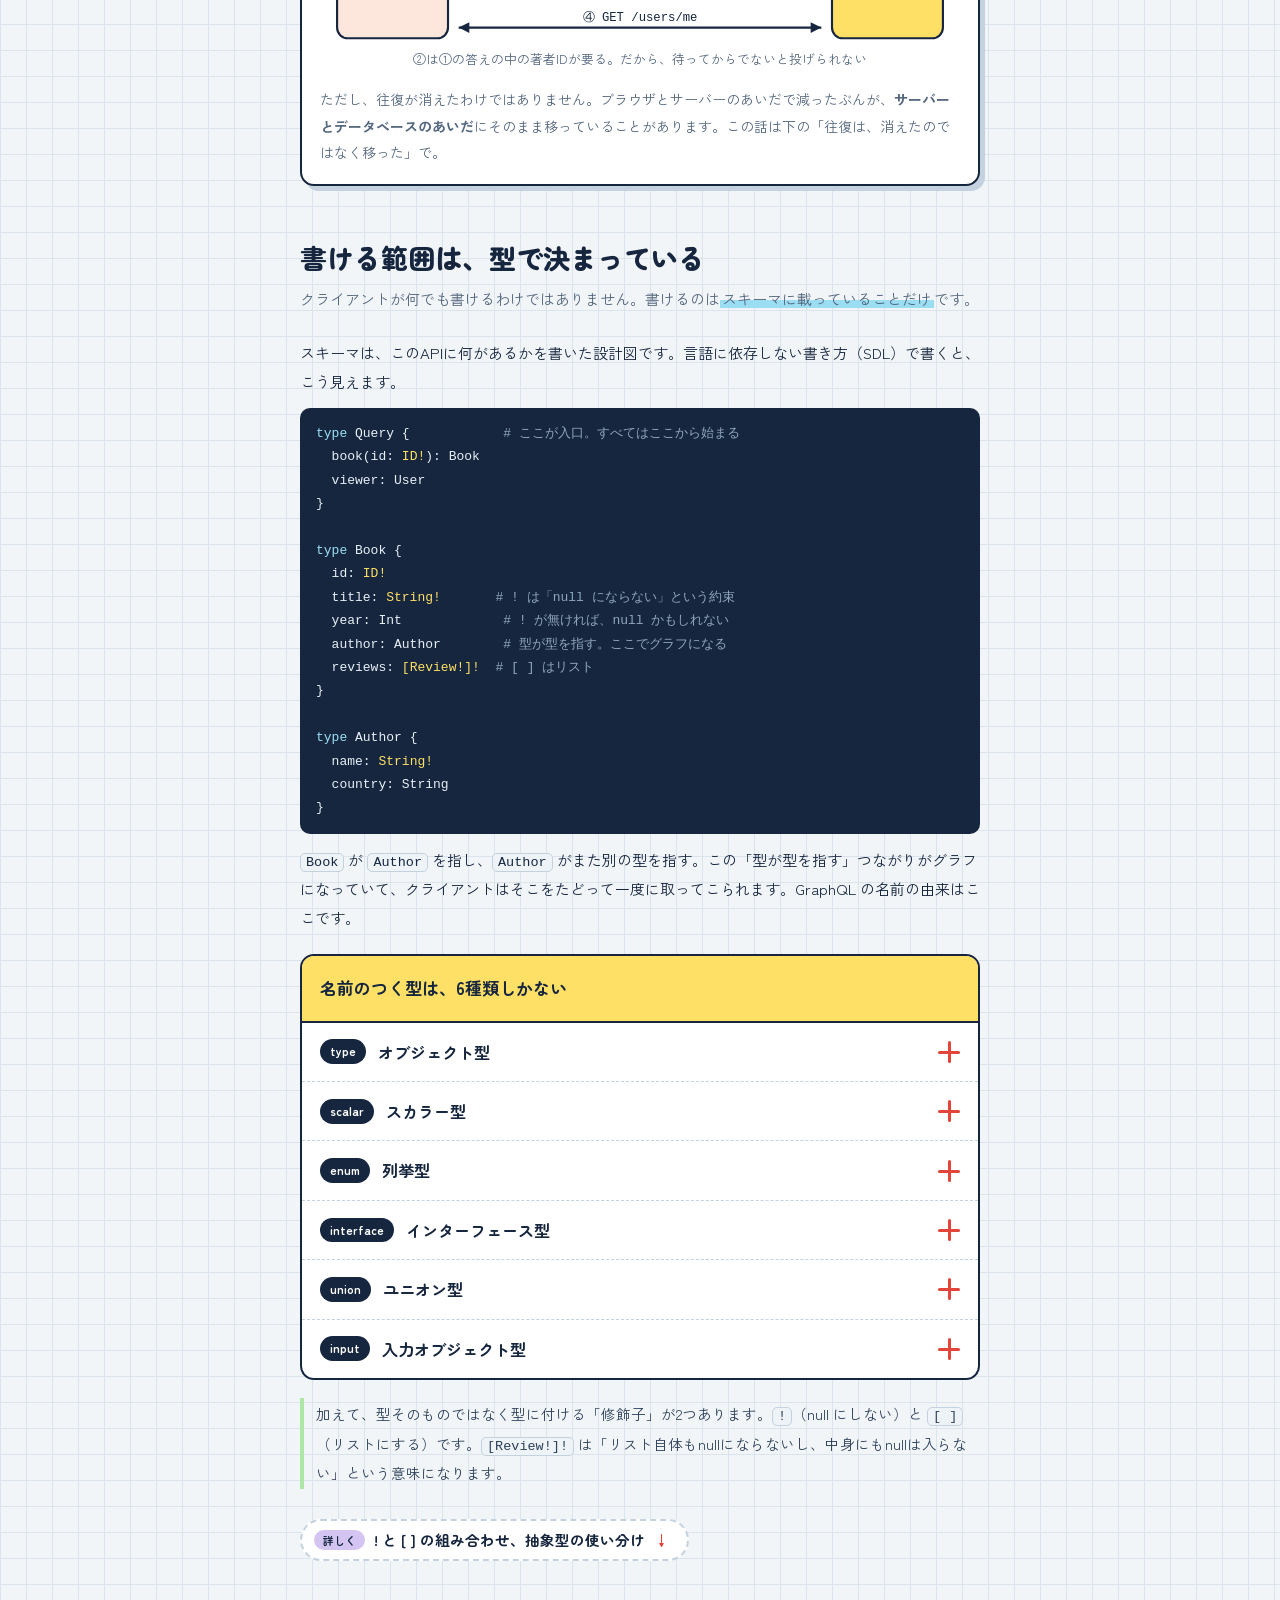
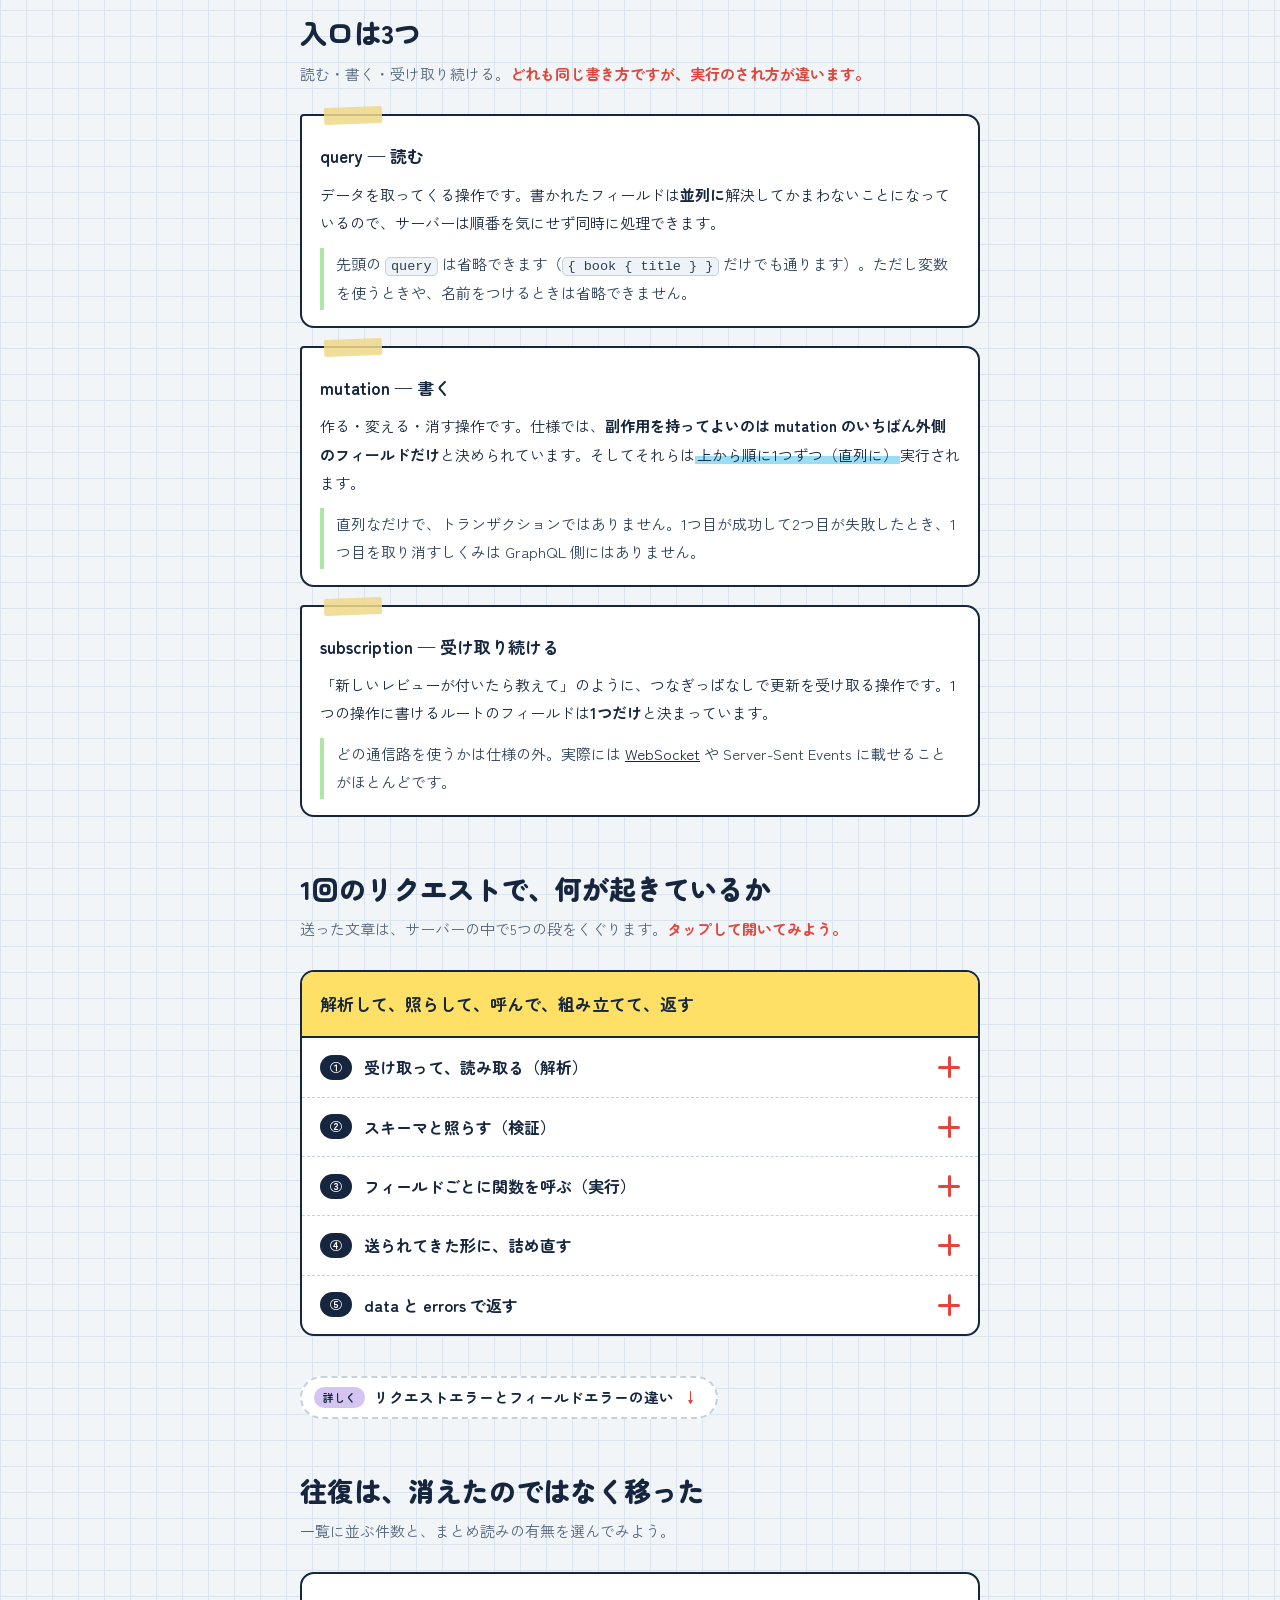
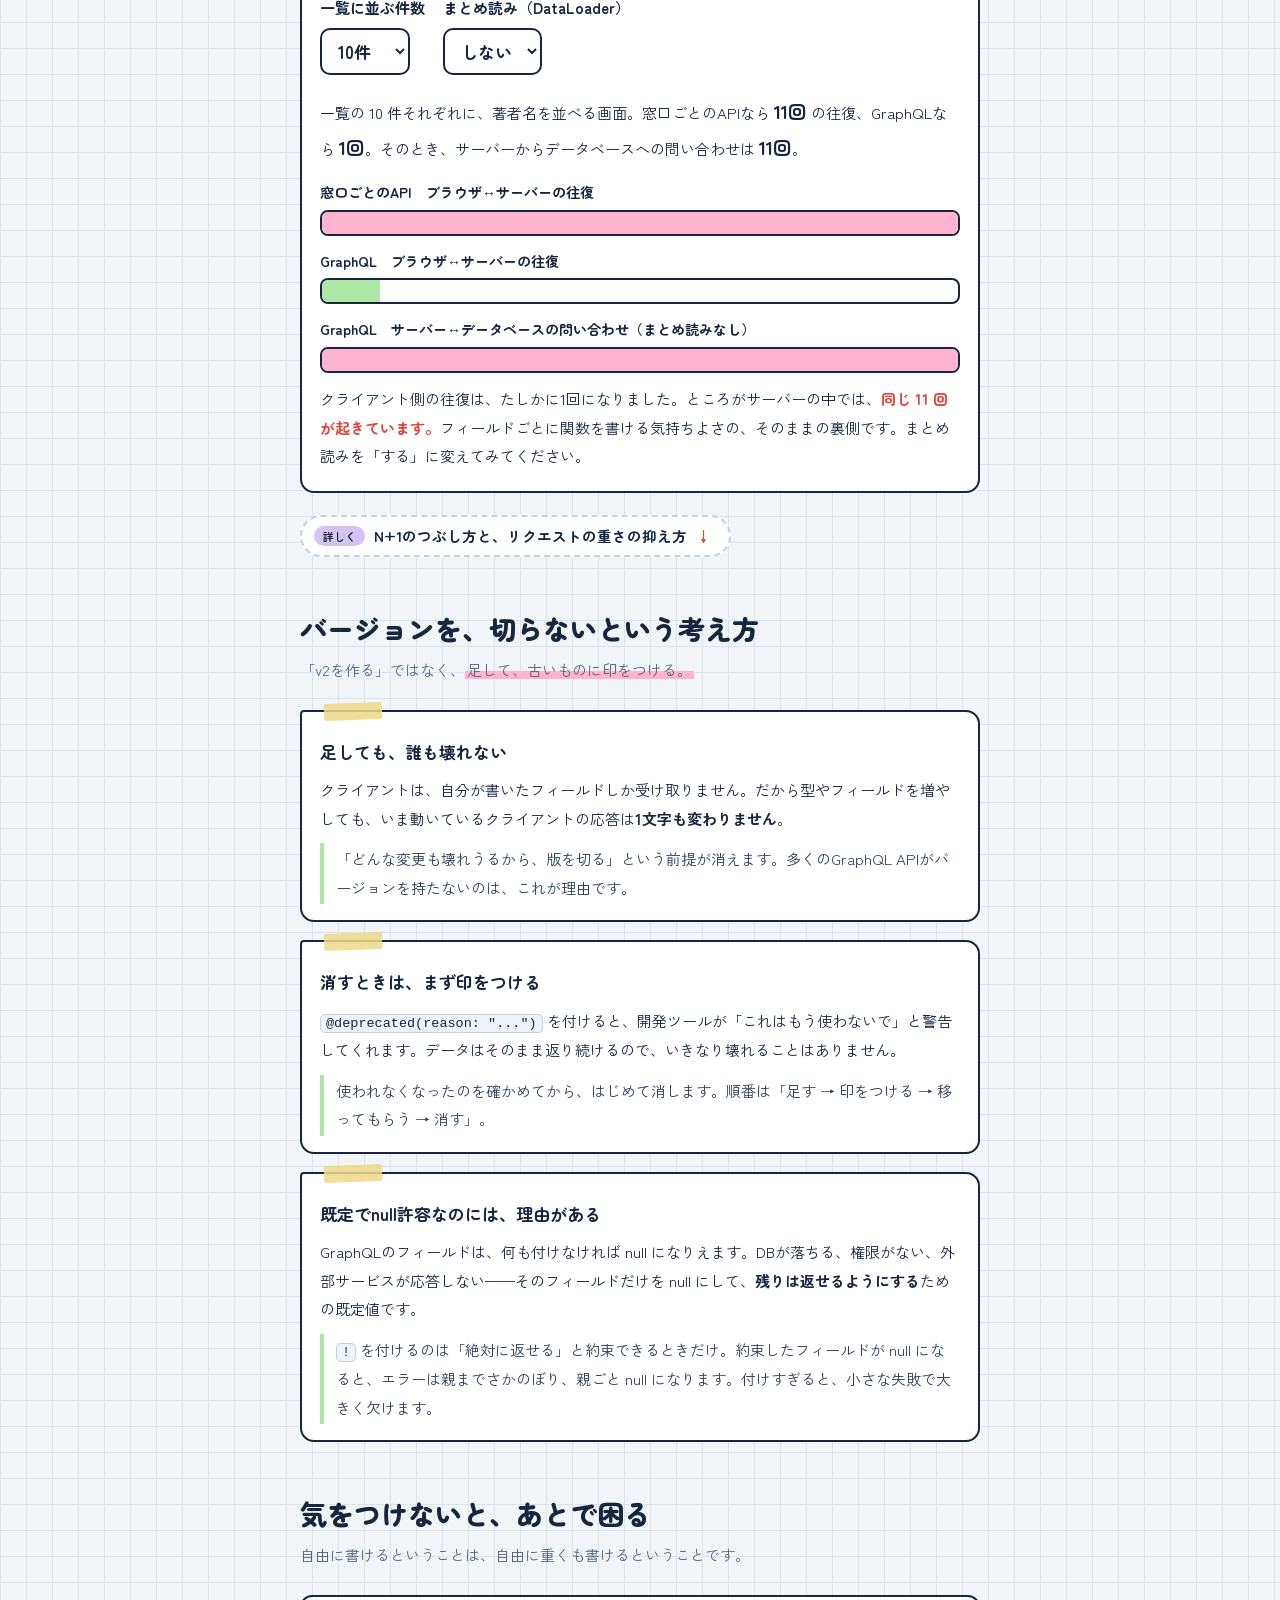
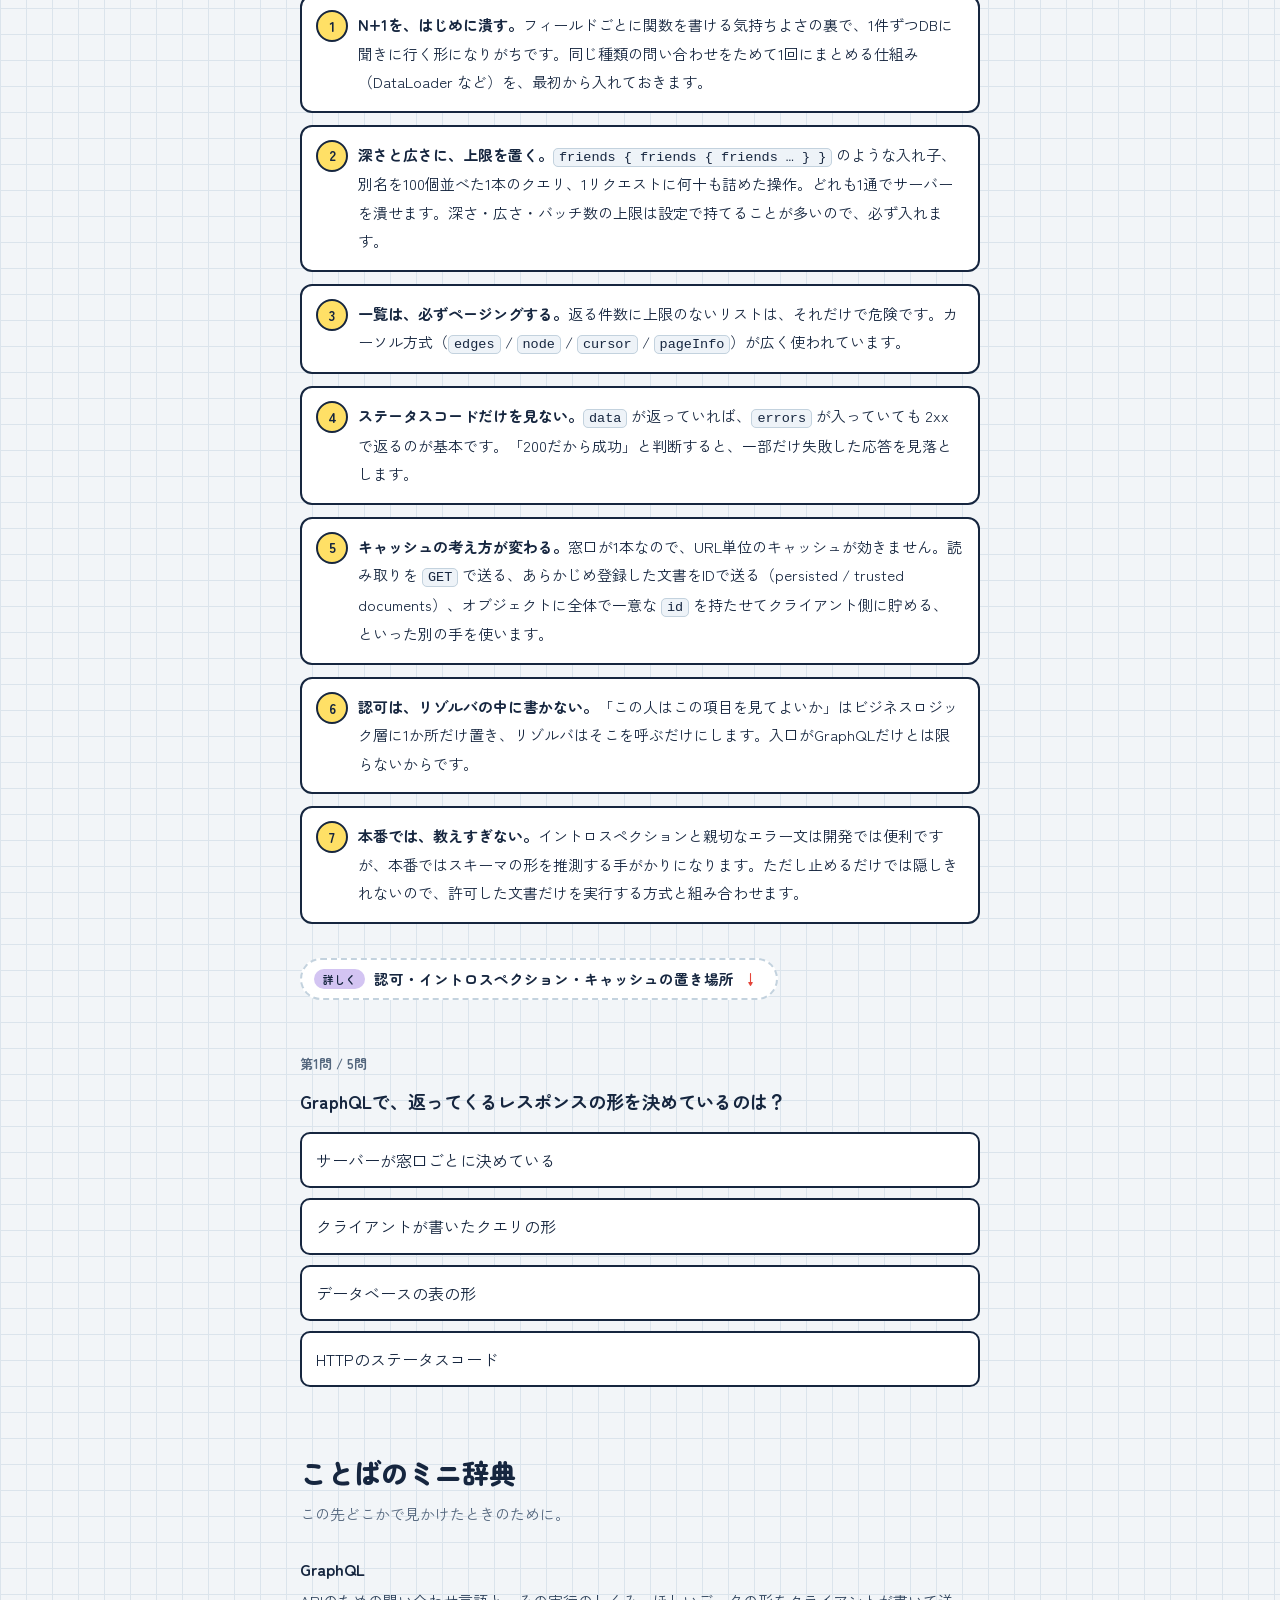
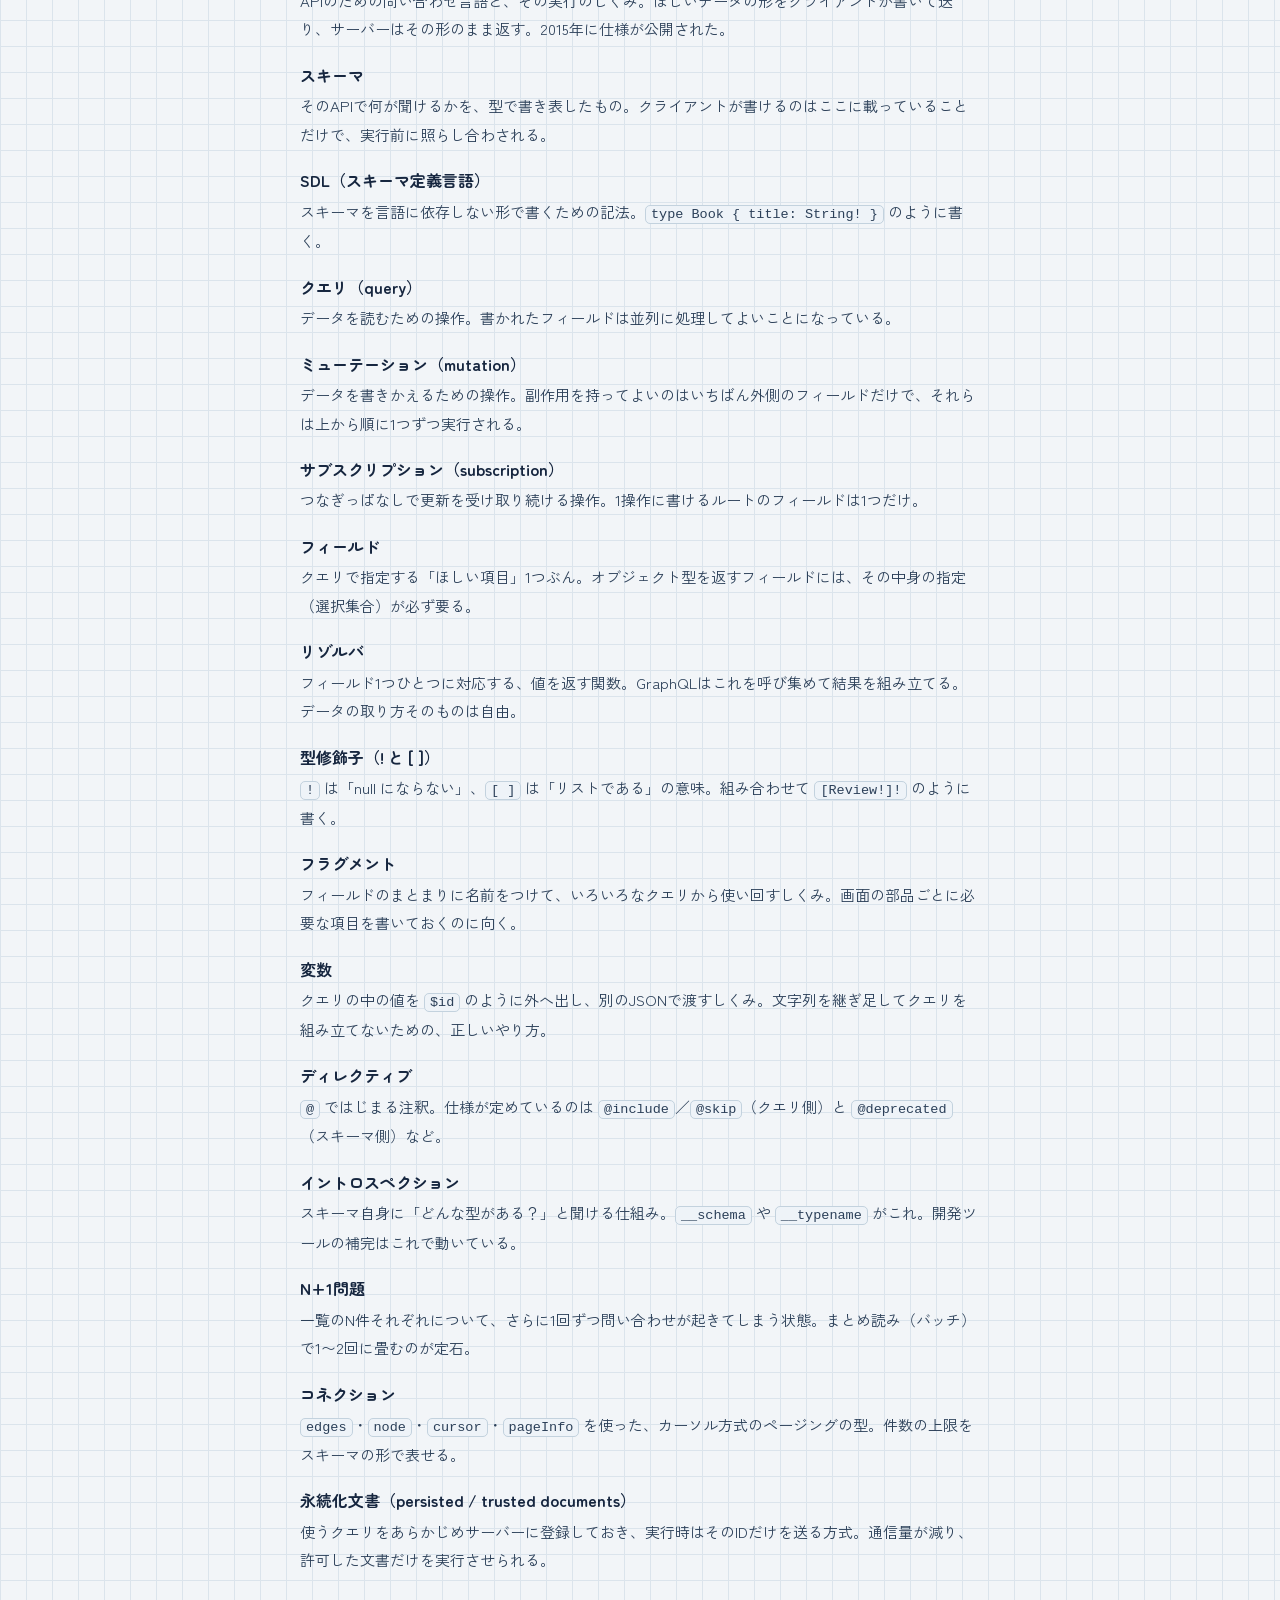
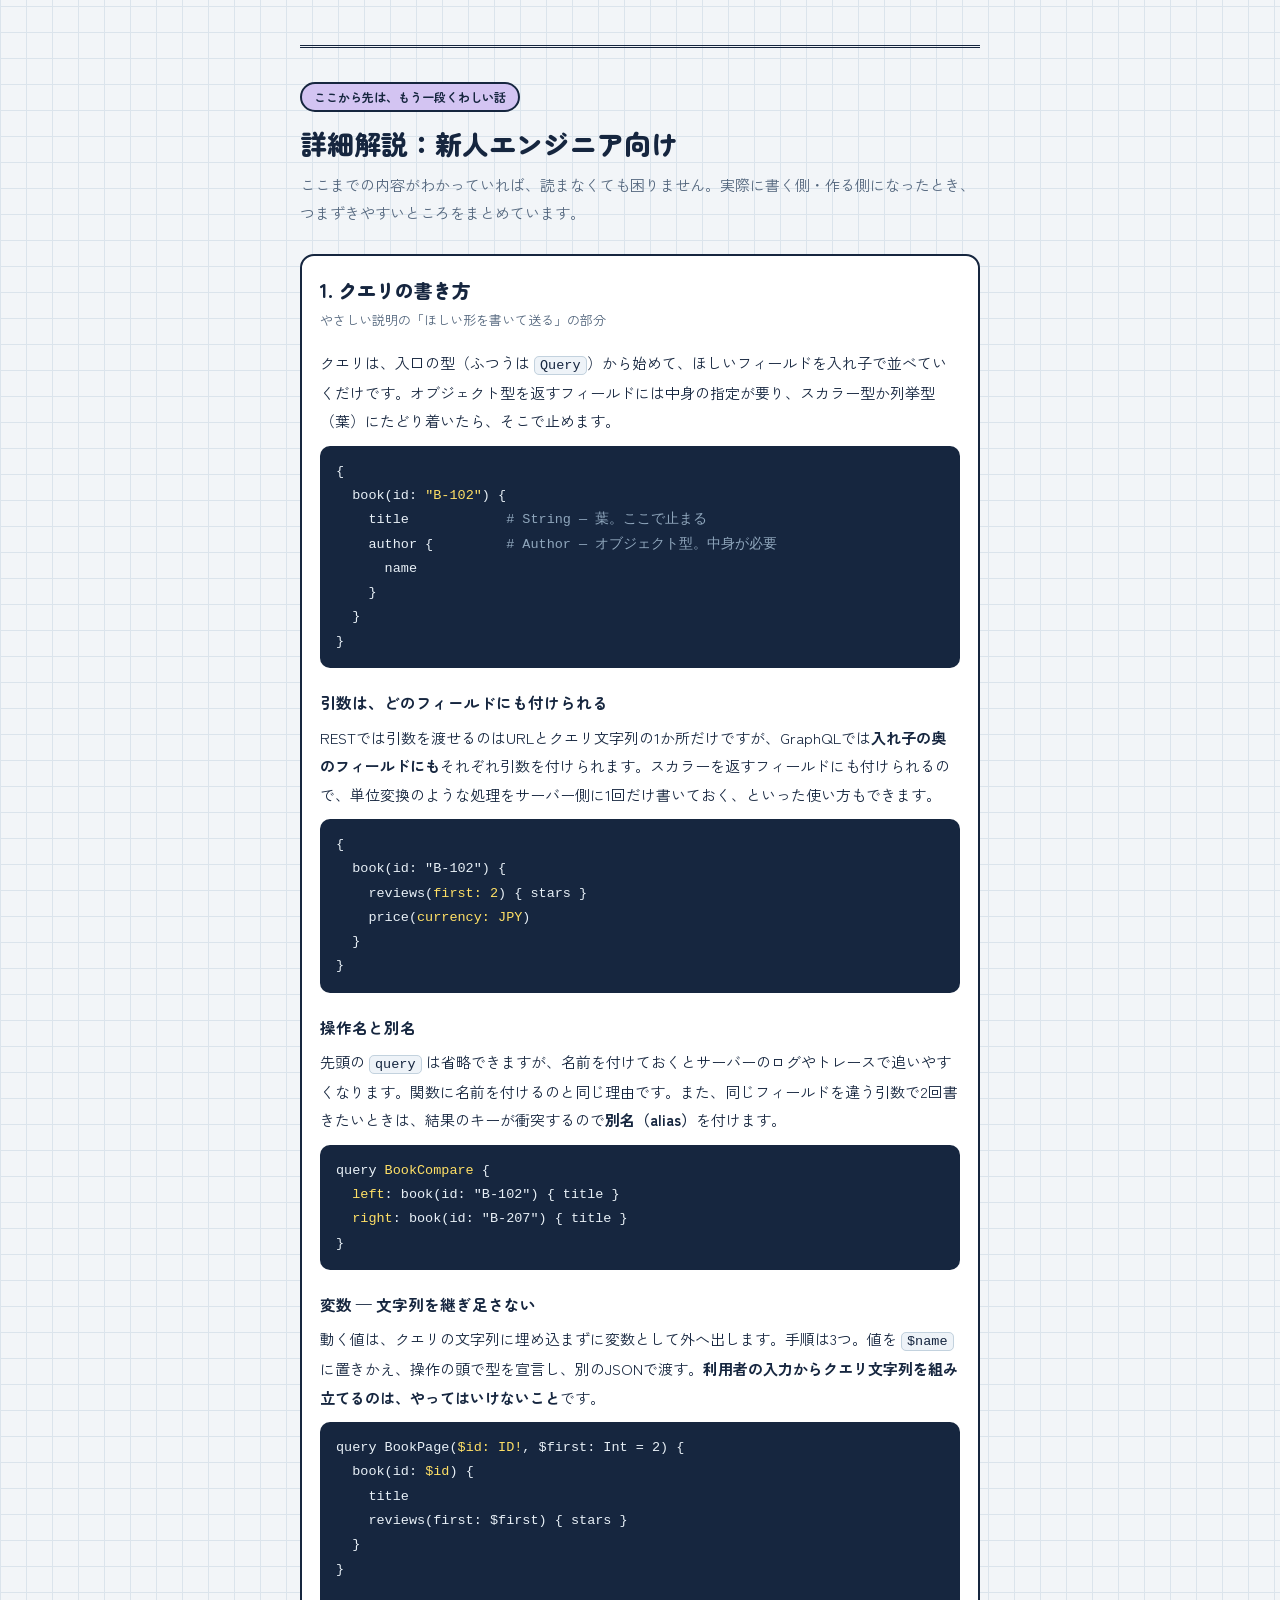
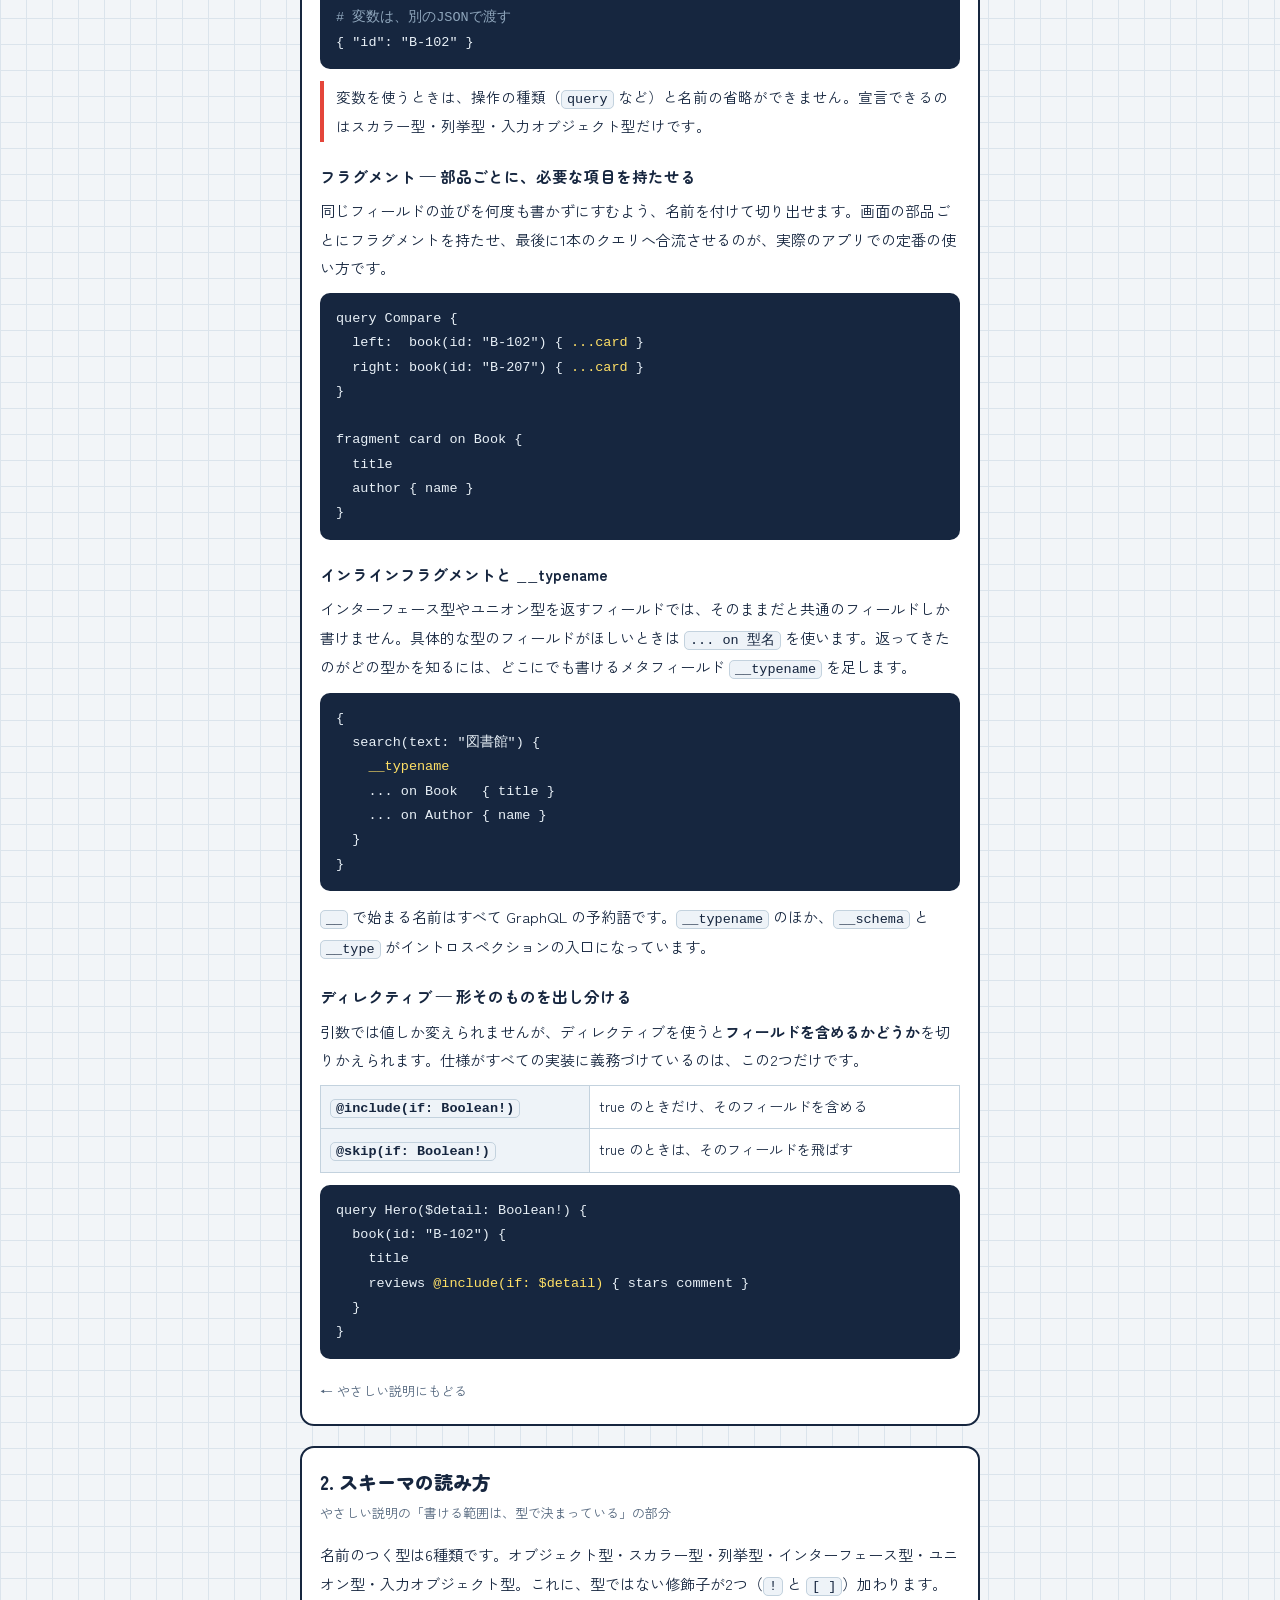
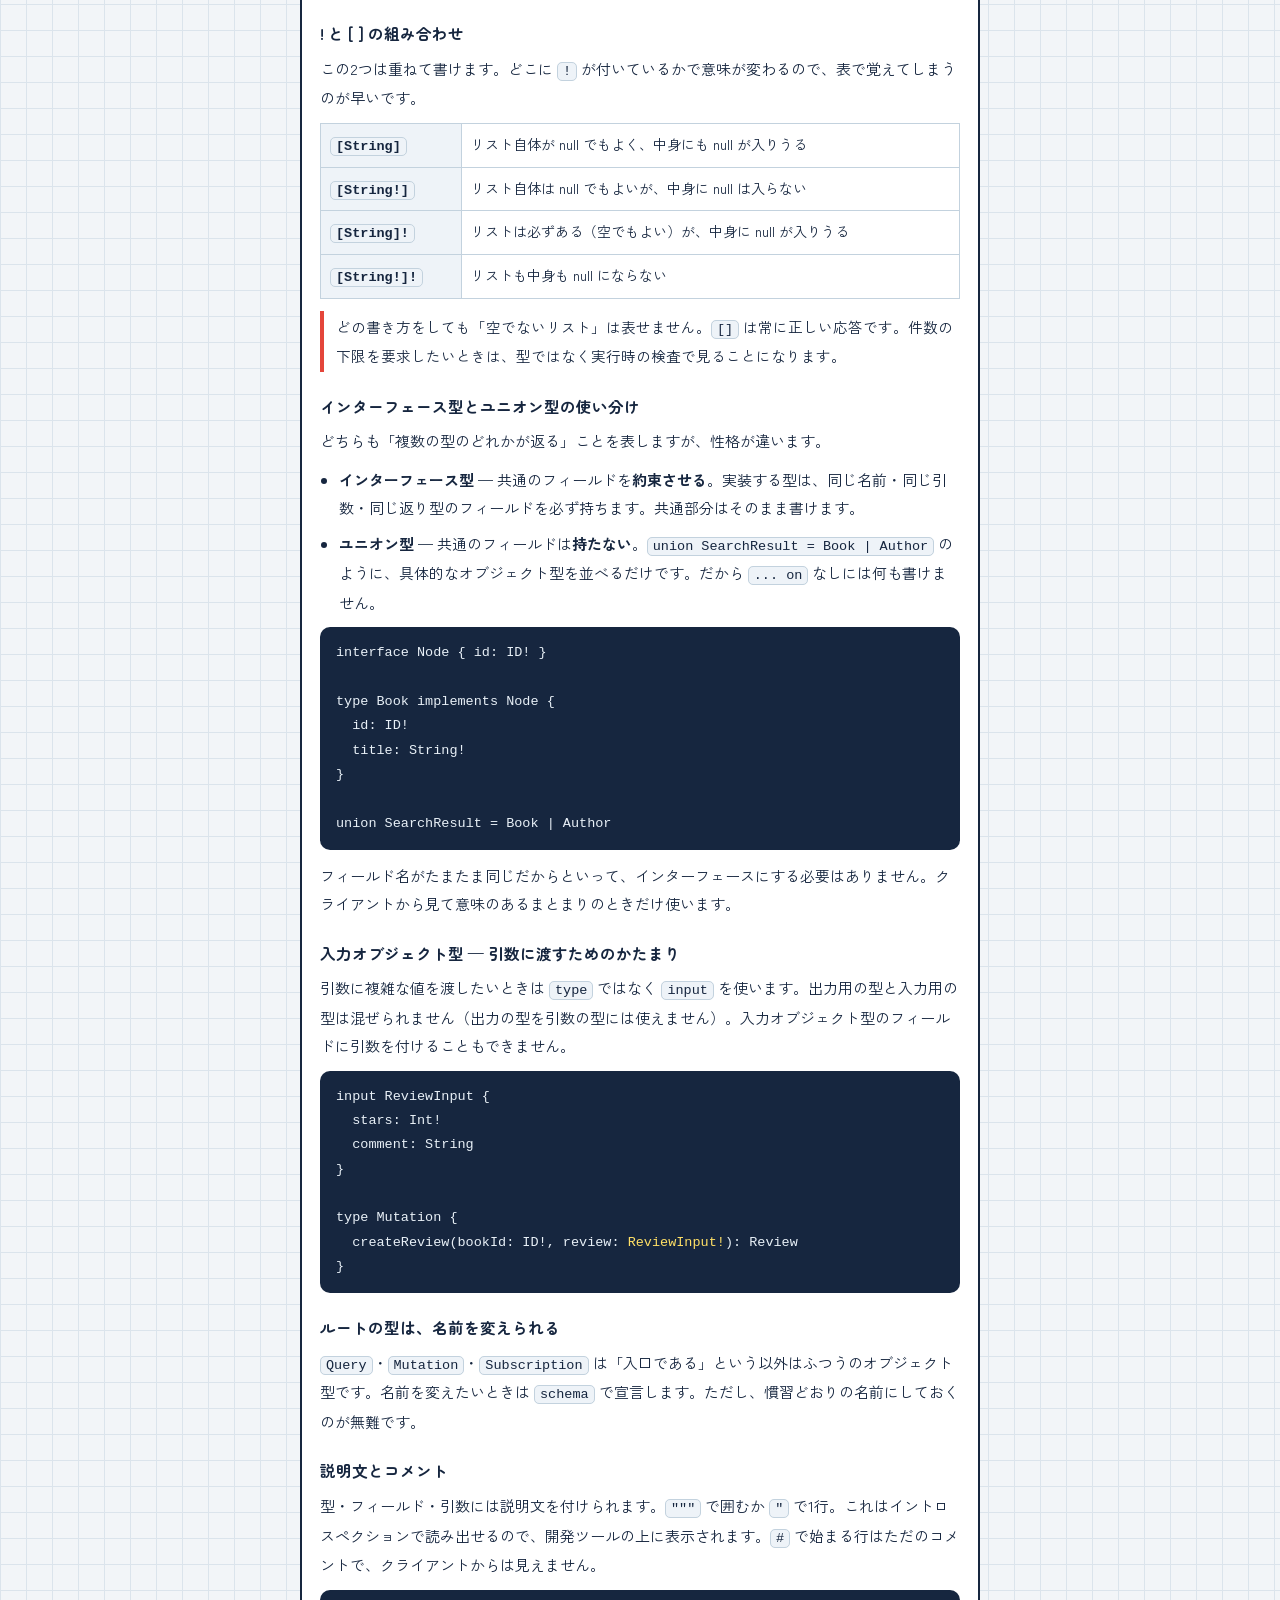
<file: graphql.html>
<!DOCTYPE html>
<html lang="ja">
<head>
<meta charset="utf-8">
<meta name="viewport" content="width=device-width, initial-scale=1">
<title>GraphQLのしくみ — ほしい形を、こちらから書く</title>
<meta name="description" content="GraphQL（クエリ・スキーマ・リゾルバ・N+1問題）を、たとえ話・図解・クイズでたどるやさしい解説ページ。送るクエリと返るJSONを並べて動かせます。">
<link rel="preconnect" href="https://fonts.googleapis.com">
<link rel="preconnect" href="https://fonts.gstatic.com" crossorigin>
<link href="https://fonts.googleapis.com/css2?family=Zen+Kaku+Gothic+New:wght@400;500;700&family=Zen+Maru+Gothic:wght@500;700;900&display=swap" rel="stylesheet">
<link rel="stylesheet" href="assets/site.css">
</head>
<body>
<div class="wrap">

<header class="topbar">
  <span class="logo">GraphQLのしくみ</span>
  <span class="ver" id="version">v1.0.0</span>
  <a class="home" href="index.html">← 用語集トップ</a>
</header>

<main>

<div class="hero" id="basic">
  <h1><span class="mark">ほしい形</span>を、<br>こちらから書く。</h1>
  <p>これまでのAPIでは、返ってくる形を決めるのはサーバーでした。窓口ごとに中身が決まっていて、こちらはそれを受け取るだけ。<strong>GraphQL</strong> は、その役目を入れかえます。ほしいものの形を<strong>こちら（クライアント）が文章で書いて送り</strong>、サーバーはその形のまま返す。2015年に仕様が公開された、APIのための問い合わせ言語です。</p>

  <div class="chain">
    <p class="chain-title">「形を書いて送る」にたどりつくまで——</p>
    <ol>
      <li>
        <span class="node now">画面が増える<small>いま</small></span>
        <span class="say">画面ごとに、ほしい項目の組み合わせが変わっていく</span>
      </li>
      <li class="arrowline">でも、返る形はサーバーが決めているので</li>
      <li>
        <span class="node">多すぎる／足りない<small>過不足</small></span>
        <span class="say">使わない項目までついてくる。逆に足りなくて、何度も往復する</span>
      </li>
      <li class="arrowline">画面に合わせて窓口を足していくと</li>
      <li>
        <span class="node">窓口が増え続ける<small>消せない</small></span>
        <span class="say">似たようなAPIが並び、誰が使っているか分からなくなる</span>
      </li>
      <li class="arrowline">だったら、形を決める役をわたしてしまおう</li>
      <li>
        <span class="node robot">ほしい形を書いて送る<small>クエリ</small></span>
        <span class="say">サーバーは、送られてきた形のとおりに組み立てて返す</span>
      </li>
      <li class="arrowline">ただし、何でも書けては困るので</li>
      <li>
        <span class="node goal">型で、書ける範囲を決める<small>スキーマ</small></span>
        <span class="say">書けるのは型に載っていることだけ。実行する前に確かめられる</span>
      </li>
    </ol>
  </div>
  <p class="lead" style="margin-bottom:0">GraphQLは「速いAPI」ではありません。<span class="pen">形を決める役を、サーバーからクライアントへ渡した</span>APIです。</p>
</div>

<section id="why">
  <h2>なんで、こんなものが生まれたの？</h2>
  <p class="lead">答えはシンプル。<span class="mark pink">画面がほしい形と、APIが返す形は、いつもズレるから。</span></p>

  <div class="notes">
    <div class="note">
      <h3>多すぎる — 使わない項目まで、ついてくる</h3>
      <p>「ユーザー1件」の窓口をたたくと、登録日も設定も権限も、ぜんぶまとめて返ってきます。画面が使うのは名前と写真の2つだけなのに。</p>
      <p class="eg">定食しかない食堂のようなもの。ごはんだけ欲しくても、小鉢も汁物もついてきて、そのぶん待たされます。</p>
    </div>

    <div class="note">
      <h3>足りない — 1回では終わらず、何度も往復する</h3>
      <p>逆もあります。本の情報を取り、その中の著者IDでもう1回、レビューを出すのにもう1回。前の答えを見ないと次が投げられないので、往復が<strong>直列に</strong>つながります。</p>
      <p class="eg">回線が遠いほど、この「1往復」が重くのしかかります。項目が足りないのではなく、<b>取りに行く回数</b>が足りていない状態です。</p>
    </div>

    <div class="note">
      <h3>窓口が増える — そして、消せなくなる</h3>
      <p>過不足をなくそうとすると、画面ごとの専用APIを足すことになります。似た窓口が並び、どれを誰が使っているか分からなくなり、こわくて消せません。</p>
      <p class="eg">「v2を作る」という手もありますが、それはv1を永久に運び続ける約束でもあります。GraphQLがバージョンを切らない方向へ進んだのは、ここが出発点です。</p>
    </div>
  </div>

  <a class="more" href="#d1"><span class="tag">詳しく</span>実際に送る文章は、どう書くのか</a>
</section>

<section id="mirror">
  <h2>聞いた形が、そのまま返ってくる</h2>
  <p class="lead">GraphQLでいちばん大事なのはここ。<span class="pen">ほしい項目を押すと、送る文章と返るJSONが、いっしょに変わります。</span></p>

  <div class="board">
    <div class="chips" id="field-chips"></div>
    <p class="tally" id="mirror-tally"></p>
    <div class="panes">
      <figure class="pane">
        <p class="plabel"><span class="pill">送るもの</span>クエリ</p>
        <pre class="codeblock" id="pane-query"></pre>
      </figure>
      <figure class="pane">
        <p class="plabel"><span class="pill res">返るもの</span>レスポンス（JSON）</p>
        <pre class="codeblock" id="pane-response"></pre>
      </figure>
    </div>
    <p class="mirrornote" id="mirror-note"></p>
    <figcaption style="font-size:14px;color:var(--ink-soft);margin-top:12px">左と右で、かっこの入れ子がそのまま対応しているのが分かります。これは偶然ではなく仕様で、結果は <code>data</code> というキーの下に、送ったクエリと同じ形で入ると決められています。</figcaption>
  </div>

  <a class="more" href="#d3"><span class="tag">詳しく</span>data のとなりにある errors と extensions</a>
</section>

<section id="compare">
  <h2>往復の回数は、どう変わる？</h2>
  <p class="lead">ボタンで切りかえて、1つの画面を描くまでの往復を数えてみよう。</p>

  <div class="board">
    <div class="switch">
      <button type="button" id="btn-rest" aria-pressed="true">窓口ごとのAPI</button>
      <button type="button" id="btn-gql" aria-pressed="false">GraphQL</button>
    </div>
    <p class="tally" id="trip-tally">画面1つを描くのに必要な往復　<b>4回</b></p>
    <figure style="margin:0">
      <svg viewBox="0 0 600 250" role="img" aria-label="窓口ごとのAPIでは4回の往復が必要だが、GraphQLでは1回の往復で同じ画面のデータがそろうことを示す図">
        <g font-family="'Zen Maru Gothic',sans-serif">

          <g id="tp-rest">
            <text x="300" y="24" text-anchor="middle" font-size="14" font-weight="700" fill="#E4453A">画面1つのために、4往復</text>

            <g stroke="#16263F" stroke-width="2">
              <rect x="16" y="46" width="104" height="168" rx="10" fill="#FDE6DC"/>
              <rect x="480" y="46" width="104" height="168" rx="10" fill="#FFE066"/>
            </g>
            <g font-size="13" font-weight="700" fill="#16263F">
              <text x="68" y="136" text-anchor="middle">ブラウザ</text>
              <text x="532" y="130" text-anchor="middle">サーバー</text>
            </g>
            <text x="532" y="148" text-anchor="middle" font-size="11" fill="#16263F" font-family="'Zen Kaku Gothic New',sans-serif">窓口がたくさん</text>

            <g stroke="#16263F" stroke-width="2">
              <line x1="130" y1="76" x2="470" y2="76"/>
              <line x1="130" y1="122" x2="470" y2="122"/>
              <line x1="130" y1="168" x2="470" y2="168"/>
              <line x1="130" y1="204" x2="470" y2="204"/>
            </g>
            <g fill="#16263F">
              <polygon points="470,76 460,71 460,81"/><polygon points="130,76 140,71 140,81"/>
              <polygon points="470,122 460,117 460,127"/><polygon points="130,122 140,117 140,127"/>
              <polygon points="470,168 460,163 460,173"/><polygon points="130,168 140,163 140,173"/>
              <polygon points="470,204 460,199 460,209"/><polygon points="130,204 140,199 140,209"/>
            </g>
            <g font-size="11.5" fill="#16263F" text-anchor="middle" font-family="ui-monospace,Menlo,monospace">
              <text x="300" y="70">① GET /books/102</text>
              <text x="300" y="116">② GET /authors/7</text>
              <text x="300" y="162">③ GET /books/102/reviews</text>
              <text x="300" y="198">④ GET /users/me</text>
            </g>
            <text x="300" y="238" text-anchor="middle" font-size="12" fill="#54677E" font-family="'Zen Kaku Gothic New',sans-serif">②は①の答えの中の著者IDが要る。だから、待ってからでないと投げられない</text>
          </g>

          <g id="tp-gql" class="hidden">
            <text x="300" y="24" text-anchor="middle" font-size="14" font-weight="700" fill="#1E8A4C">同じ画面が、1往復</text>

            <g stroke="#16263F" stroke-width="2">
              <rect x="16" y="46" width="104" height="168" rx="10" fill="#FDE6DC"/>
              <rect x="480" y="46" width="104" height="168" rx="10" fill="#DDF3E5"/>
            </g>
            <g font-size="13" font-weight="700" fill="#16263F">
              <text x="68" y="136" text-anchor="middle">ブラウザ</text>
              <text x="532" y="130" text-anchor="middle">サーバー</text>
            </g>
            <text x="532" y="148" text-anchor="middle" font-size="11" fill="#16263F" font-family="'Zen Kaku Gothic New',sans-serif">窓口はここ1つ</text>

            <line x1="130" y1="122" x2="470" y2="122" stroke="#16263F" stroke-width="3"/>
            <g fill="#16263F">
              <polygon points="470,122 458,116 458,128"/><polygon points="130,122 142,116 142,128"/>
            </g>
            <text x="300" y="112" text-anchor="middle" font-size="11.5" fill="#16263F" font-family="ui-monospace,Menlo,monospace">POST /graphql</text>

            <rect x="140" y="140" width="320" height="56" rx="8" fill="#fff" stroke="#16263F" stroke-width="1.5"/>
            <g font-size="11" fill="#16263F" font-family="ui-monospace,Menlo,monospace">
              <text x="152" y="158">{ book(id: "102") { title</text>
              <text x="152" y="174">&#160;&#160;&#160;&#160;author { name } reviews { stars } }</text>
              <text x="152" y="190">&#160;&#160;viewer { name } }</text>
            </g>
            <text x="300" y="238" text-anchor="middle" font-size="12" fill="#54677E" font-family="'Zen Kaku Gothic New',sans-serif">まとめて聞けるのは、型どうしがつながっている（グラフになっている）から</text>
          </g>
        </g>
      </svg>
      <figcaption>ただし、往復が消えたわけではありません。ブラウザとサーバーのあいだで減ったぶんが、<strong>サーバーとデータベースのあいだ</strong>にそのまま移っていることがあります。この話は下の「往復は、消えたのではなく移った」で。</figcaption>
    </figure>
  </div>
</section>

<section id="schema">
  <h2>書ける範囲は、型で決まっている</h2>
  <p class="lead">クライアントが何でも書けるわけではありません。書けるのは<span class="mark cyan">スキーマに載っていることだけ</span>です。</p>

  <p style="font-size:15px;margin:0 0 12px">スキーマは、このAPIに何があるかを書いた設計図です。言語に依存しない書き方（SDL）で書くと、こう見えます。</p>

<pre class="codeblock"><code><span class="ky">type</span> Query {            <span class="cm"># ここが入口。すべてはここから始まる</span>
  book(id: <span class="hl">ID!</span>): Book
  viewer: User
}

<span class="ky">type</span> Book {
  id: <span class="hl">ID!</span>
  title: <span class="hl">String!</span>       <span class="cm"># ! は「null にならない」という約束</span>
  year: Int             <span class="cm"># ! が無ければ、null かもしれない</span>
  author: Author        <span class="cm"># 型が型を指す。ここでグラフになる</span>
  reviews: <span class="hl">[Review!]!</span>  <span class="cm"># [ ] はリスト</span>
}

<span class="ky">type</span> Author {
  name: <span class="hl">String!</span>
  country: String
}</code></pre>

  <p style="font-size:15px;margin:0 0 22px"><code>Book</code> が <code>Author</code> を指し、<code>Author</code> がまた別の型を指す。この「型が型を指す」つながりがグラフになっていて、クライアントはそこをたどって一度に取ってこられます。GraphQL の名前の由来はここです。</p>

  <div class="tree">
    <h3>名前のつく型は、6種類しかない</h3>
    <div class="step-list" id="tree-types"></div>
  </div>

  <p class="eg" style="margin:0 0 8px">加えて、型そのものではなく型に付ける「修飾子」が2つあります。<code>!</code>（null にしない）と <code>[ ]</code>（リストにする）です。<code>[Review!]!</code> は「リスト自体もnullにならないし、中身にもnullは入らない」という意味になります。</p>

  <a class="more" href="#d2"><span class="tag">詳しく</span>! と [ ] の組み合わせ、抽象型の使い分け</a>
</section>

<section id="three">
  <h2>入口は3つ</h2>
  <p class="lead">読む・書く・受け取り続ける。<span class="pen">どれも同じ書き方ですが、実行のされ方が違います。</span></p>

  <div class="notes">
    <div class="note">
      <h3>query — 読む</h3>
      <p>データを取ってくる操作です。書かれたフィールドは<strong>並列に</strong>解決してかまわないことになっているので、サーバーは順番を気にせず同時に処理できます。</p>
      <p class="eg">先頭の <code>query</code> は省略できます（<code>{ book { title } }</code> だけでも通ります）。ただし変数を使うときや、名前をつけるときは省略できません。</p>
    </div>
    <div class="note">
      <h3>mutation — 書く</h3>
      <p>作る・変える・消す操作です。仕様では、<strong>副作用を持ってよいのは mutation のいちばん外側のフィールドだけ</strong>と決められています。そしてそれらは<span class="mark cyan">上から順に1つずつ（直列に）</span>実行されます。</p>
      <p class="eg">直列なだけで、トランザクションではありません。1つ目が成功して2つ目が失敗したとき、1つ目を取り消すしくみは GraphQL 側にはありません。</p>
    </div>
    <div class="note">
      <h3>subscription — 受け取り続ける</h3>
      <p>「新しいレビューが付いたら教えて」のように、つなぎっぱなしで更新を受け取る操作です。1つの操作に書けるルートのフィールドは<strong>1つだけ</strong>と決まっています。</p>
      <p class="eg">どの通信路を使うかは仕様の外。実際には <a href="websocket.html">WebSocket</a> や Server-Sent Events に載せることがほとんどです。</p>
    </div>
  </div>
</section>

<section id="life">
  <h2>1回のリクエストで、何が起きているか</h2>
  <p class="lead">送った文章は、サーバーの中で5つの段をくぐります。<span class="pen">タップして開いてみよう。</span></p>

  <div class="tree">
    <h3>解析して、照らして、呼んで、組み立てて、返す</h3>
    <div class="step-list" id="tree-life"></div>
  </div>

  <a class="more" href="#d3"><span class="tag">詳しく</span>リクエストエラーとフィールドエラーの違い</a>
</section>

<section id="n1">
  <h2>往復は、消えたのではなく移った</h2>
  <p class="lead">一覧に並ぶ件数と、まとめ読みの有無を選んでみよう。</p>
  <div class="calcbox">
    <div class="calcrow">
      <div>
        <label for="cnt">一覧に並ぶ件数</label>
        <select id="cnt"></select>
      </div>
      <div>
        <label for="batch">まとめ読み（DataLoader）</label>
        <select id="batch"></select>
      </div>
    </div>
    <div class="result" id="calc-result"></div>
  </div>

  <a class="more" href="#d5"><span class="tag">詳しく</span>N+1のつぶし方と、リクエストの重さの抑え方</a>
</section>

<section id="versionless">
  <h2>バージョンを、切らないという考え方</h2>
  <p class="lead">「v2を作る」ではなく、<span class="mark pink">足して、古いものに印をつける。</span></p>

  <div class="notes">
    <div class="note">
      <h3>足しても、誰も壊れない</h3>
      <p>クライアントは、自分が書いたフィールドしか受け取りません。だから型やフィールドを増やしても、いま動いているクライアントの応答は<strong>1文字も変わりません</strong>。</p>
      <p class="eg">「どんな変更も壊れうるから、版を切る」という前提が消えます。多くのGraphQL APIがバージョンを持たないのは、これが理由です。</p>
    </div>
    <div class="note">
      <h3>消すときは、まず印をつける</h3>
      <p><code>@deprecated(reason: "...")</code> を付けると、開発ツールが「これはもう使わないで」と警告してくれます。データはそのまま返り続けるので、いきなり壊れることはありません。</p>
      <p class="eg">使われなくなったのを確かめてから、はじめて消します。順番は「足す → 印をつける → 移ってもらう → 消す」。</p>
    </div>
    <div class="note">
      <h3>既定でnull許容なのには、理由がある</h3>
      <p>GraphQLのフィールドは、何も付けなければ null になりえます。DBが落ちる、権限がない、外部サービスが応答しない——そのフィールドだけを null にして、<strong>残りは返せるようにする</strong>ための既定値です。</p>
      <p class="eg"><code>!</code> を付けるのは「絶対に返せる」と約束できるときだけ。約束したフィールドが null になると、エラーは親までさかのぼり、親ごと null になります。付けすぎると、小さな失敗で大きく欠けます。</p>
    </div>
  </div>
</section>

<section id="careful">
  <h2>気をつけないと、あとで困る</h2>
  <p class="lead">自由に書けるということは、自由に重くも書けるということです。</p>
  <ol class="steps">
    <li><b>N+1を、はじめに潰す。</b>フィールドごとに関数を書ける気持ちよさの裏で、1件ずつDBに聞きに行く形になりがちです。同じ種類の問い合わせをためて1回にまとめる仕組み（DataLoader など）を、最初から入れておきます。</li>
    <li><b>深さと広さに、上限を置く。</b><code>friends { friends { friends … } }</code> のような入れ子、別名を100個並べた1本のクエリ、1リクエストに何十も詰めた操作。どれも1通でサーバーを潰せます。深さ・広さ・バッチ数の上限は設定で持てることが多いので、必ず入れます。</li>
    <li><b>一覧は、必ずページングする。</b>返る件数に上限のないリストは、それだけで危険です。カーソル方式（<code>edges</code> / <code>node</code> / <code>cursor</code> / <code>pageInfo</code>）が広く使われています。</li>
    <li><b>ステータスコードだけを見ない。</b><code>data</code> が返っていれば、<code>errors</code> が入っていても 2xx で返るのが基本です。「200だから成功」と判断すると、一部だけ失敗した応答を見落とします。</li>
    <li><b>キャッシュの考え方が変わる。</b>窓口が1本なので、URL単位のキャッシュが効きません。読み取りを <code>GET</code> で送る、あらかじめ登録した文書をIDで送る（persisted / trusted documents）、オブジェクトに全体で一意な <code>id</code> を持たせてクライアント側に貯める、といった別の手を使います。</li>
    <li><b>認可は、リゾルバの中に書かない。</b>「この人はこの項目を見てよいか」はビジネスロジック層に1か所だけ置き、リゾルバはそこを呼ぶだけにします。入口がGraphQLだけとは限らないからです。</li>
    <li><b>本番では、教えすぎない。</b>イントロスペクションと親切なエラー文は開発では便利ですが、本番ではスキーマの形を推測する手がかりになります。ただし止めるだけでは隠しきれないので、許可した文書だけを実行する方式と組み合わせます。</li>
  </ol>

  <a class="more" href="#d6"><span class="tag">詳しく</span>認可・イントロスペクション・キャッシュの置き場所</a>
</section>

<section id="quiz">
  <h2>クイズ：きみは何問わかる？</h2>
  <p class="lead">全5問。まちがえても大丈夫、答えのほうが面白い。</p>
  <div class="quiz" id="quiz"></div>
</section>

<section id="words">
  <h2>ことばのミニ辞典</h2>
  <p class="lead">この先どこかで見かけたときのために。</p>
  <dl class="words">
    <dt>GraphQL</dt>
    <dd>APIのための問い合わせ言語と、その実行のしくみ。ほしいデータの形をクライアントが書いて送り、サーバーはその形のまま返す。2015年に仕様が公開された。</dd>
    <dt>スキーマ</dt>
    <dd>そのAPIで何が聞けるかを、型で書き表したもの。クライアントが書けるのはここに載っていることだけで、実行前に照らし合わされる。</dd>
    <dt>SDL（スキーマ定義言語）</dt>
    <dd>スキーマを言語に依存しない形で書くための記法。<code>type Book { title: String! }</code> のように書く。</dd>
    <dt>クエリ（query）</dt>
    <dd>データを読むための操作。書かれたフィールドは並列に処理してよいことになっている。</dd>
    <dt>ミューテーション（mutation）</dt>
    <dd>データを書きかえるための操作。副作用を持ってよいのはいちばん外側のフィールドだけで、それらは上から順に1つずつ実行される。</dd>
    <dt>サブスクリプション（subscription）</dt>
    <dd>つなぎっぱなしで更新を受け取り続ける操作。1操作に書けるルートのフィールドは1つだけ。</dd>
    <dt>フィールド</dt>
    <dd>クエリで指定する「ほしい項目」1つぶん。オブジェクト型を返すフィールドには、その中身の指定（選択集合）が必ず要る。</dd>
    <dt>リゾルバ</dt>
    <dd>フィールド1つひとつに対応する、値を返す関数。GraphQLはこれを呼び集めて結果を組み立てる。データの取り方そのものは自由。</dd>
    <dt>型修飾子（! と [ ]）</dt>
    <dd><code>!</code> は「null にならない」、<code>[ ]</code> は「リストである」の意味。組み合わせて <code>[Review!]!</code> のように書く。</dd>
    <dt>フラグメント</dt>
    <dd>フィールドのまとまりに名前をつけて、いろいろなクエリから使い回すしくみ。画面の部品ごとに必要な項目を書いておくのに向く。</dd>
    <dt>変数</dt>
    <dd>クエリの中の値を <code>$id</code> のように外へ出し、別のJSONで渡すしくみ。文字列を継ぎ足してクエリを組み立てないための、正しいやり方。</dd>
    <dt>ディレクティブ</dt>
    <dd><code>@</code> ではじまる注釈。仕様が定めているのは <code>@include</code>／<code>@skip</code>（クエリ側）と <code>@deprecated</code>（スキーマ側）など。</dd>
    <dt>イントロスペクション</dt>
    <dd>スキーマ自身に「どんな型がある？」と聞ける仕組み。<code>__schema</code> や <code>__typename</code> がこれ。開発ツールの補完はこれで動いている。</dd>
    <dt>N+1問題</dt>
    <dd>一覧のN件それぞれについて、さらに1回ずつ問い合わせが起きてしまう状態。まとめ読み（バッチ）で1〜2回に畳むのが定石。</dd>
    <dt>コネクション</dt>
    <dd><code>edges</code>・<code>node</code>・<code>cursor</code>・<code>pageInfo</code> を使った、カーソル方式のページングの型。件数の上限をスキーマの形で表せる。</dd>
    <dt>永続化文書（persisted / trusted documents）</dt>
    <dd>使うクエリをあらかじめサーバーに登録しておき、実行時はそのIDだけを送る方式。通信量が減り、許可した文書だけを実行させられる。</dd>
  </dl>
</section>

<section class="deep-head" id="deep">
  <span class="deep-badge">ここから先は、もう一段くわしい話</span>
  <h2>詳細解説：新人エンジニア向け</h2>
  <p class="lead">ここまでの内容がわかっていれば、読まなくても困りません。実際に書く側・作る側になったとき、つまずきやすいところをまとめています。</p>

  <div class="deep" id="d1">
    <h3>1. クエリの書き方</h3>
    <p class="sup">やさしい説明の「ほしい形を書いて送る」の部分</p>

    <p>クエリは、入口の型（ふつうは <code>Query</code>）から始めて、ほしいフィールドを入れ子で並べていくだけです。オブジェクト型を返すフィールドには中身の指定が要り、スカラー型か列挙型（葉）にたどり着いたら、そこで止めます。</p>
<pre><code>{
  book(id: <span class="hl">"B-102"</span>) {
    title            <span class="cm"># String — 葉。ここで止まる</span>
    author {         <span class="cm"># Author — オブジェクト型。中身が必要</span>
      name
    }
  }
}</code></pre>

    <h4>引数は、どのフィールドにも付けられる</h4>
    <p>RESTでは引数を渡せるのはURLとクエリ文字列の1か所だけですが、GraphQLでは<strong>入れ子の奥のフィールドにも</strong>それぞれ引数を付けられます。スカラーを返すフィールドにも付けられるので、単位変換のような処理をサーバー側に1回だけ書いておく、といった使い方もできます。</p>
<pre><code>{
  book(id: "B-102") {
    reviews(<span class="hl">first: 2</span>) { stars }
    price(<span class="hl">currency: JPY</span>)
  }
}</code></pre>

    <h4>操作名と別名</h4>
    <p>先頭の <code>query</code> は省略できますが、名前を付けておくとサーバーのログやトレースで追いやすくなります。関数に名前を付けるのと同じ理由です。また、同じフィールドを違う引数で2回書きたいときは、結果のキーが衝突するので<strong>別名（alias）</strong>を付けます。</p>
<pre><code>query <span class="hl">BookCompare</span> {
  <span class="hl">left</span>: book(id: "B-102") { title }
  <span class="hl">right</span>: book(id: "B-207") { title }
}</code></pre>

    <h4>変数 — 文字列を継ぎ足さない</h4>
    <p>動く値は、クエリの文字列に埋め込まずに変数として外へ出します。手順は3つ。値を <code>$name</code> に置きかえ、操作の頭で型を宣言し、別のJSONで渡す。<strong>利用者の入力からクエリ文字列を組み立てるのは、やってはいけないこと</strong>です。</p>
<pre><code>query BookPage(<span class="hl">$id: ID!</span>, $first: Int = 2) {
  book(id: <span class="hl">$id</span>) {
    title
    reviews(first: $first) { stars }
  }
}

<span class="cm"># 変数は、別のJSONで渡す</span>
{ "id": "B-102" }</code></pre>
    <p class="caution">変数を使うときは、操作の種類（<code>query</code> など）と名前の省略ができません。宣言できるのはスカラー型・列挙型・入力オブジェクト型だけです。</p>

    <h4>フラグメント — 部品ごとに、必要な項目を持たせる</h4>
    <p>同じフィールドの並びを何度も書かずにすむよう、名前を付けて切り出せます。画面の部品ごとにフラグメントを持たせ、最後に1本のクエリへ合流させるのが、実際のアプリでの定番の使い方です。</p>
<pre><code>query Compare {
  left:  book(id: "B-102") { <span class="hl">...card</span> }
  right: book(id: "B-207") { <span class="hl">...card</span> }
}

<span class="ky">fragment</span> card <span class="ky">on</span> Book {
  title
  author { name }
}</code></pre>

    <h4>インラインフラグメントと __typename</h4>
    <p>インターフェース型やユニオン型を返すフィールドでは、そのままだと共通のフィールドしか書けません。具体的な型のフィールドがほしいときは <code>... on 型名</code> を使います。返ってきたのがどの型かを知るには、どこにでも書けるメタフィールド <code>__typename</code> を足します。</p>
<pre><code>{
  search(text: "図書館") {
    <span class="hl">__typename</span>
    ... <span class="ky">on</span> Book   { title }
    ... <span class="ky">on</span> Author { name }
  }
}</code></pre>
    <p><code>__</code> で始まる名前はすべて GraphQL の予約語です。<code>__typename</code> のほか、<code>__schema</code> と <code>__type</code> がイントロスペクションの入口になっています。</p>

    <h4>ディレクティブ — 形そのものを出し分ける</h4>
    <p>引数では値しか変えられませんが、ディレクティブを使うと<strong>フィールドを含めるかどうか</strong>を切りかえられます。仕様がすべての実装に義務づけているのは、この2つだけです。</p>
    <table>
      <tr><th><code>@include(if: Boolean!)</code></th><td>true のときだけ、そのフィールドを含める</td></tr>
      <tr><th><code>@skip(if: Boolean!)</code></th><td>true のときは、そのフィールドを飛ばす</td></tr>
    </table>
<pre><code>query Hero($detail: Boolean!) {
  book(id: "B-102") {
    title
    reviews <span class="hl">@include(if: $detail)</span> { stars comment }
  }
}</code></pre>
    <a class="back" href="#basic">← やさしい説明にもどる</a>
  </div>

  <div class="deep" id="d2">
    <h3>2. スキーマの読み方</h3>
    <p class="sup">やさしい説明の「書ける範囲は、型で決まっている」の部分</p>

    <p>名前のつく型は6種類です。オブジェクト型・スカラー型・列挙型・インターフェース型・ユニオン型・入力オブジェクト型。これに、型ではない修飾子が2つ（<code>!</code> と <code>[ ]</code>）加わります。</p>

    <h4>! と [ ] の組み合わせ</h4>
    <p>この2つは重ねて書けます。どこに <code>!</code> が付いているかで意味が変わるので、表で覚えてしまうのが早いです。</p>
    <table>
      <tr><th><code>[String]</code></th><td>リスト自体が null でもよく、中身にも null が入りうる</td></tr>
      <tr><th><code>[String!]</code></th><td>リスト自体は null でもよいが、中身に null は入らない</td></tr>
      <tr><th><code>[String]!</code></th><td>リストは必ずある（空でもよい）が、中身に null が入りうる</td></tr>
      <tr><th><code>[String!]!</code></th><td>リストも中身も null にならない</td></tr>
    </table>
    <p class="caution">どの書き方をしても「空でないリスト」は表せません。<code>[]</code> は常に正しい応答です。件数の下限を要求したいときは、型ではなく実行時の検査で見ることになります。</p>

    <h4>インターフェース型とユニオン型の使い分け</h4>
    <p>どちらも「複数の型のどれかが返る」ことを表しますが、性格が違います。</p>
    <ul>
      <li><strong>インターフェース型</strong> — 共通のフィールドを<strong>約束させる</strong>。実装する型は、同じ名前・同じ引数・同じ返り型のフィールドを必ず持ちます。共通部分はそのまま書けます。</li>
      <li><strong>ユニオン型</strong> — 共通のフィールドは<strong>持たない</strong>。<code>union SearchResult = Book | Author</code> のように、具体的なオブジェクト型を並べるだけです。だから <code>... on</code> なしには何も書けません。</li>
    </ul>
<pre><code><span class="ky">interface</span> Node { id: ID! }

<span class="ky">type</span> Book <span class="ky">implements</span> Node {
  id: ID!
  title: String!
}

<span class="ky">union</span> SearchResult = Book | Author</code></pre>
    <p>フィールド名がたまたま同じだからといって、インターフェースにする必要はありません。クライアントから見て意味のあるまとまりのときだけ使います。</p>

    <h4>入力オブジェクト型 — 引数に渡すためのかたまり</h4>
    <p>引数に複雑な値を渡したいときは <code>type</code> ではなく <code>input</code> を使います。出力用の型と入力用の型は混ぜられません（出力の型を引数の型には使えません）。入力オブジェクト型のフィールドに引数を付けることもできません。</p>
<pre><code><span class="ky">input</span> ReviewInput {
  stars: Int!
  comment: String
}

<span class="ky">type</span> Mutation {
  createReview(bookId: ID!, review: <span class="hl">ReviewInput!</span>): Review
}</code></pre>

    <h4>ルートの型は、名前を変えられる</h4>
    <p><code>Query</code>・<code>Mutation</code>・<code>Subscription</code> は「入口である」という以外はふつうのオブジェクト型です。名前を変えたいときは <code>schema</code> で宣言します。ただし、慣習どおりの名前にしておくのが無難です。</p>

    <h4>説明文とコメント</h4>
    <p>型・フィールド・引数には説明文を付けられます。<code>"""</code> で囲むか <code>"</code> で1行。これはイントロスペクションで読み出せるので、開発ツールの上に表示されます。<code>#</code> で始まる行はただのコメントで、クライアントからは見えません。</p>
<pre><code><span class="st">"""本1冊"""</span>
<span class="ky">type</span> Book {
  <span class="st">"表紙に書かれているタイトル"</span>
  title: String!
  oldTitle: String <span class="hl">@deprecated(reason: "title を使ってください")</span>
}</code></pre>
    <a class="back" href="#schema">← やさしい説明にもどる</a>
  </div>

  <div class="deep" id="d3">
    <h3>3. リクエストの一生と、応答の形</h3>
    <p class="sup">やさしい説明の「1回のリクエストで、何が起きているか」の部分</p>

    <p>送られた文章は <strong>解析（parse）→ 検証（validate）→ 実行（execute）→ 応答</strong> の順に処理されます。大事なのは、検証が<strong>実行の前</strong>に終わることです。存在しないフィールドや型の合わない変数は、DBに触る前にはじかれます。</p>

    <h4>応答のトップレベルは3つだけ</h4>
    <p>仕様が認めているキーは <code>data</code>・<code>errors</code>・<code>extensions</code> の3つです。<code>data</code> と <code>errors</code> の少なくとも片方は必ず入ります。両方入っている状態を<strong>部分応答</strong>と呼びます。</p>
<pre><code>{
  <span class="hl">"data"</span>: { "book": { "title": "銀河の図書館" } },
  <span class="hl">"errors"</span>: [
    {
      "message": "レビューの取得に失敗しました",
      "path": ["book", "reviews"],
      "locations": [{ "line": 4, "column": 5 }]
    }
  ]
}</code></pre>

    <h4>リクエストエラーとフィールドエラー</h4>
    <table>
      <tr><th>リクエストエラー</th><td>構文エラーや検証エラー。実行が始まる前なので、<strong><code>data</code> は入らない</strong>。クライアント側の書きまちがい。</td></tr>
      <tr><th>フィールドエラー</th><td>実行中に起きた失敗。ほかのフィールドの処理は続行され、<strong>取れたぶんは <code>data</code> に入ったまま</strong> <code>errors</code> が添えられる。</td></tr>
    </table>
    <p>ここが REST と大きく違うところです。「エラーが返った＝全部だめ」ではありません。クライアントは <code>errors</code> の <code>path</code> を見て、どのフィールドが欠けたのかを判断する必要があります。</p>

    <h4>! が付いたフィールドが失敗すると</h4>
    <p>Non-Null（<code>!</code>）のフィールドで失敗が起きると、そこに null は入れられません。エラーは<strong>親をさかのぼって</strong>、null を入れられる場所まで上がっていきます。<code>!</code> を付けすぎたスキーマでは、末端の小さな失敗で応答の大部分が消えることがあります。</p>

    <h4>extensions</h4>
    <p>実装が自由に使ってよい場所です。実行時間やレート制限の残量など、サーバー側の情報を載せているAPIがあります。中身に決まりはないので、依存するときは相手の実装を確認してください。</p>
    <a class="back" href="#life">← やさしい説明にもどる</a>
  </div>

  <div class="deep" id="d4">
    <h3>4. HTTPに載せる</h3>
    <p class="sup">やさしい説明の「往復の回数」の部分</p>

    <p>GraphQLの仕様は、どの通信路を使うかを決めていません。ただ実際にはHTTPが使われることがほとんどで、その作法は「GraphQL over HTTP」という別の仕様（策定中）にまとまっています。</p>

    <h4>窓口は1つ</h4>
    <p>RESTと違い、URLは資源を指しません。<code>/graphql</code> のような単一のエンドポイントに、すべての操作を送ります。何を取るかはURLではなく、本文に書いたクエリが決めます。</p>

    <h4>POST の本文</h4>
<pre><code>POST /graphql
Content-Type: application/json
Accept: <span class="hl">application/graphql-response+json</span>, application/json

{
  "query": "query BookPage($id: ID!) { book(id: $id) { title } }",
  "operationName": "BookPage",
  "variables": { "id": "B-102" }
}</code></pre>
    <p><code>query</code> だけが必須です（名前に反して、中身は mutation でもかまいません）。1つの文書に複数の操作を書いたときだけ <code>operationName</code> が必須になります。</p>

    <h4>GET も使える（読み取りだけ）</h4>
    <p>サーバーが対応していれば、<code>query</code> 操作は <code>GET /graphql?query={book(id:"B-102"){title}}</code> のようにも送れます。GETはキャッシュされやすいので、CDNを効かせたいときの手になります。ただしURLの長さに上限があるため、長いクエリはそのままでは載りません。<strong><code>mutation</code> をGETで送ることはできません。</strong></p>

    <h4>永続化文書（persisted / trusted documents）</h4>
    <p>そこで、使うクエリを事前にサーバーへ登録しておき、実行時は<strong>そのIDだけ</strong>を送るやり方が広く使われています。通信量が減り、URL長の問題も消えます。登録した文書だけを実行させれば、そのまま安全対策にもなります（後述）。</p>

    <h4>ステータスコード</h4>
    <ul>
      <li><code>data</code> が null でない応答は、<code>errors</code> があっても <strong>2xx</strong>。HTTPには「一部成功」を表すコードがないためです。</li>
      <li>検証エラーで実行に至らなかった場合は、ふつう <strong>400</strong>。</li>
      <li>ただし古い実装（<code>application/json</code> で返すもの）では、失敗しても 2xx を返すことがあります。<strong>ステータスコードだけで成否を判断しない</strong>のが安全です。</li>
    </ul>
    <p class="caution">認証はGraphQLに入る前のミドルウェアで済ませ、認可（この人がこの項目を見てよいか）は実行中に判断します。そうしないと、部分応答として「見てよいところだけ返す」ができません。</p>
    <a class="back" href="#compare">← やさしい説明にもどる</a>
  </div>

  <div class="deep" id="d5">
    <h3>5. N+1と、リクエストの重さを抑える</h3>
    <p class="sup">やさしい説明の「往復は、消えたのではなく移った」の部分</p>

    <h4>なぜ N+1 が起きるのか</h4>
    <p>GraphQLは「フィールド1つにつき関数1つ」という、とてもきれいな作りをしています。<code>Book.author</code> のリゾルバは、渡された本1冊の著者を取ってくればいい。だからこそ、本が20冊あればその関数が20回呼ばれ、素直に書くとDBへの問い合わせも20回になります。</p>
<pre><code>{
  books(first: 20) {   <span class="cm"># 1回：本を20冊</span>
    title
    author {           <span class="cm"># 20回：1冊ずつ著者を引く</span>
      name
    }
  }
}</code></pre>

    <h4>まとめ読み（バッチ）で畳む</h4>
    <p>解決策は、ひと呼吸ためてからまとめて聞くことです。同じ種類の問い合わせを短い時間だけ集め、<code>WHERE id IN (…)</code> の1回にして投げ直します。Meta（Facebook）が公開した <strong>DataLoader</strong> がこの考え方の代表で、多くの言語に同じ発想の実装があります。同一リクエスト内での重複除去（同じ著者を2回引かない）も、たいてい一緒についてきます。</p>
    <p>実装によっては、クエリの選択集合を読んで、最初から最適化された1本のSQLに変換してくれるものもあります。</p>

    <h4>デマンドコントロール — 重すぎるクエリを断る</h4>
    <p>N+1を潰しても、「書けてしまうから重い」という問題は残ります。段階を追って手を打ちます。</p>
    <table>
      <tr><th>ページング</th><td>リストを返すフィールドには必ず件数の上限を。まずはここから。</td></tr>
      <tr><th>深さ制限</th><td>入れ子の段数に上限を置く。循環する関係（友だちの友だちの…）は無限に深く書けてしまう。リストの入れ子には、さらに小さい上限を別に置くとよい。</td></tr>
      <tr><th>広さ・バッチ制限</th><td>1操作あたりのルートフィールド数・別名の数、1リクエストに詰められる操作の数に上限を置く。浅くても、別名を100個並べれば同じだけ重い。</td></tr>
      <tr><th>複雑度解析</th><td>型やフィールドに重みを付け、リクエスト全体の見積もりコストが上限を超えたら実行前に断る。レート制限の単位としても使える。</td></tr>
      <tr><th>信頼できる文書</th><td>自社のクライアントだけに出すAPIなら、開発時に登録した文書だけを実行可能にする（trusted documents）。上の対策の多くが不要になるほど強い。</td></tr>
    </table>
    <p class="caution">レート制限は、ネットワーク層で「1分間に何リクエスト」と数えるだけでは足りません。同じ1リクエストでも重さがまったく違うからです。ビジネスロジック層で、実際に触った量に応じて数えるのが現実的です。</p>

    <h4>圧縮と観測</h4>
    <p>応答はJSONなので、GZIPなどがよく効きます（<code>Accept-Encoding: gzip</code>）。また、どのフィールドが遅いか・どのフィールドがよくエラーになるかは、フィールド単位で計測してはじめて見えます。OpenTelemetry のような仕組みで、実行の中に計器を入れておくと運用が楽になります。</p>
    <a class="back" href="#n1">← やさしい説明にもどる</a>
  </div>

  <div class="deep" id="d6">
    <h3>6. 認可・イントロスペクション・キャッシュ</h3>
    <p class="sup">やさしい説明の「気をつけないと、あとで困る」の部分</p>

    <h4>認可は、リゾルバの中に書かない</h4>
    <p>「下書きは書いた本人にしか見せない」のような規則は、書こうと思えばリゾルバの中に書けます。学習や試作ならそれで十分です。ただし本番では、その規則が<strong>入口の数だけ重複します</strong>。GraphQLのほかに管理画面のAPIやバッチがあれば、同じ判断を何か所にも書くことになり、いずれズレます。</p>
<pre><code><span class="cm">// 判断はビジネスロジック層に1か所だけ置く</span>
export const postRepository = {
  getBody({ user, post }) {
    const isAuthor = user?.id === post.authorId;
    return isAuthor ? post.body : null;
  }
};

<span class="cm">// リゾルバは、それを呼ぶだけ</span>
function resolvePostBody(obj, args, context) {
  return postRepository.getBody({ user: context.user, post: obj });
}</code></pre>
    <p>認証（誰であるか）はGraphQLに入る前のミドルウェアで済ませ、その結果を <code>context</code> に載せて全リゾルバへ渡すのが定石です。トークンのような不透明な値ではなく、解決済みのユーザー情報を渡します。</p>
    <p>どうしてもGraphQL層に置きたい場合は、<code>directive @auth(rule: Rule) on FIELD_DEFINITION</code> のような型システムディレクティブでスキーマに印を付ける方法もあります。ただし、その場合も実際の判断はビジネスロジック層に委ねます。</p>

    <h4>イントロスペクションを止めるのは、目隠しにすぎない</h4>
    <p>本番でイントロスペクションを閉じるのは一般的な手ですが、これは「隠す」であって「守る」ではありません。エラーメッセージの「もしかして <code>titel</code> ではなく <code>title</code> ですか？」といった親切な示唆からも、スキーマの形は推測できます。本番ではエラーの詳細も伏せ、そのうえで<strong>許可した文書だけを実行する</strong>方式と組み合わせるのが、実効性のある守り方です。</p>

    <h4>キャッシュのための、全体で一意なID</h4>
    <p>RESTではURLがそのまま「この世に1つのキー」でした。GraphQLには対応するものがないので、<strong>APIの側から一意なIDを渡す</strong>のが定石になっています。<code>id</code> フィールドを全体で一意な値に決めてしまうやり方が広く使われます（型名とIDをつないで Base64 にするなど）。</p>
    <p>クライアント側のライブラリは、このIDをキーにして受け取ったオブジェクトを1か所に貯めます。だから別のクエリで同じ本が返ってきても、同じものとして扱えます。<code>__typename</code> と型ごとのIDを組み合わせて、クライアント側で作る手もあります。</p>
    <p class="caution">既存のRESTを置きかえるとき、<code>id</code> だけが今までと違う値になると混乱のもとです。その場合は、従来のIDを別のフィールド（<code>legacyId</code> など）で並べて出すと衝突を避けられます。</p>

    <h4>ページングは、コネクションで</h4>
    <p>単純な <code>friends(first: 2)</code> でも件数は絞れますが、「次の2件」を取るには基準になる目印が要ります。そこで、リストを直接返さず、<strong>目印（cursor）と中身（node）の組</strong>を返す形が定着しました。</p>
<pre><code>{
  book(id: "B-102") {
    reviewsConnection(first: 2, after: $cursor) {
      totalCount
      edges {
        <span class="hl">cursor</span>       <span class="cm"># 次はここから、を表す目印</span>
        node { stars comment }
      }
      pageInfo {
        <span class="hl">endCursor</span>
        <span class="hl">hasNextPage</span>  <span class="cm"># まだ続きがあるか</span>
      }
    }
  }
}</code></pre>
    <p>件数指定（<code>offset</code>）方式に比べて、途中でデータが増えても位置がずれません。cursor は中身を推測されないよう不透明な値（Base64など）にしておくのが慣習で、そうしておけば後からページングのやり方を変えても、クライアントを直さずに済みます。</p>
    <a class="back" href="#careful">← やさしい説明にもどる</a>
  </div>
</section>

<section class="sibling">
  <h2>ほかの解説ページ</h2>
  <ul>
    <li><a href="mcp.html"><b>MCPのしくみ</b><span>AIは、外の道具を借りて動いている。</span></a></li>
    <li><a href="cicd.html"><b>CI/CDのしくみ</b><span>直したものを、こわがらずに届けるために。</span></a></li>
    <li><a href="websocket.html"><b>WebSocketのしくみ</b><span>「まだ？」と聞きに行かなくてよくなった日。</span></a></li>
    <li><a href="flyway.html"><b>Flywayのしくみ</b><span>データベースだけ、やり直しがきかない。</span></a></li>
    <li><a href="getdown.html"><b>Getdownのしくみ</b><span>配ったあとに、直せるようにする。</span></a></li>
    <li><a href="angular.html"><b>Angularのしくみ</b><span>画面を、部品に切り分ける。</span></a></li>
    <li><a href="bigip.html"><b>BIG-IPのしくみ</b><span>入口を1つにして、裏を何台にでも。</span></a></li>
    <li><a href="spring.html"><b>Springのしくみ</b><span>部品の組み立てを、任せてしまう。</span></a></li>
    <li><a href="docker.html"><b>Dockerのしくみ</b><span>「私のPCでは動く」を、なくすために。</span></a></li>
    <li><a href="kubernetes.html"><b>Kubernetesのしくみ</b><span>落ちたら、勝手に起き上がる。</span></a></li>
    <li><a href="aws.html"><b>AWSのしくみ</b><span>サーバーを、買わずに借りる。</span></a></li>
    <li><a href="nosql.html"><b>NoSQLのしくみ</b><span>表の形に、こだわらない。</span></a></li>
    <li><a href="db2.html"><b>Db2の統計と再編成のしくみ</b><span>数え直して、並べ直す。</span></a></li>
  </ul>
</section>

</main>

<footer>
  <p>GraphQL を、たとえ話・図解・クイズでたどるやさしい解説ページです。ライブラリごとの細かな違いは、それぞれの公式ドキュメントをどうぞ。</p>
  <p class="footmeta">最終更新日: 2026.9.7 ｜ 参考文献: <a href="https://graphql.org/learn/" target="_blank" rel="noopener">GraphQL 公式ドキュメント（Learn GraphQL）</a> ／ <a href="https://spec.graphql.org/draft/" target="_blank" rel="noopener">GraphQL 仕様（draft）</a> ／ <a href="https://graphql.github.io/graphql-over-http/draft/" target="_blank" rel="noopener">GraphQL over HTTP（draft）</a></p>
  <p class="footver">GraphQLのしくみ　v1.0.0</p>
</footer>

</div>

<script>
"use strict";
var APP_VERSION = "1.0.0";

/* ============ 小さな色づけヘルパー ============ */
function ky(s){ return '<span class="ky">' + s + '</span>'; }   /* キーワード・入れ子の入口 */
function hl(s){ return '<span class="hl">' + s + '</span>'; }   /* 葉のフィールド */
function st(s){ return '<span class="st">' + s + '</span>'; }   /* 値 */
function cm(s){ return '<span class="cm">' + s + '</span>'; }   /* コメント */

/* ============ 送るものと、返るもの ============ */
var FIELDS = [
  {key:"title",    label:"タイトル",   leaves:1},
  {key:"year",     label:"出版年",     leaves:1},
  {key:"aname",    label:"著者の名前", leaves:1},
  {key:"acountry", label:"著者の国",   leaves:1},
  {key:"reviews",  label:"レビュー",   leaves:4}
];
var picked = {title:true, year:false, aname:true, acountry:false, reviews:false};

function buildQuery(){
  var L = [];
  L.push(ky("query") + " BookPage {");
  L.push('  ' + ky("book") + '(id: ' + st('"B-102"') + ') {');

  var any = false;
  if(picked.title){ L.push('    ' + hl("title")); any = true; }
  if(picked.year){  L.push('    ' + hl("year"));  any = true; }
  if(picked.aname || picked.acountry){
    L.push('    ' + ky("author") + ' {');
    if(picked.aname)    L.push('      ' + hl("name"));
    if(picked.acountry) L.push('      ' + hl("country"));
    L.push('    }');
    any = true;
  }
  if(picked.reviews){
    L.push('    ' + ky("reviews") + '(first: ' + st("2") + ') {');
    L.push('      ' + hl("stars"));
    L.push('      ' + hl("comment"));
    L.push('    }');
    any = true;
  }
  if(!any) L.push('    ' + cm("# ← ここが空。中身の指定がない"));

  L.push('  }');
  L.push('}');
  return L.join("\n");
}

function buildResponse(){
  var any = picked.title || picked.year || picked.aname || picked.acountry || picked.reviews;
  if(!any){
    return [
      '{',
      '  ' + ky('"errors"') + ': [',
      '    {',
      '      ' + hl('"message"') + ': ' + st('"Field \\"book\\" must have a selection of subfields."'),
      '    }',
      '  ]',
      '}'
    ].join("\n");
  }

  var inner = [];
  if(picked.title) inner.push('      ' + hl('"title"') + ': ' + st('"銀河の図書館"'));
  if(picked.year)  inner.push('      ' + hl('"year"') + ': 2019');
  if(picked.aname || picked.acountry){
    var a = [];
    if(picked.aname)    a.push('        ' + hl('"name"') + ': ' + st('"南 ゆかり"'));
    if(picked.acountry) a.push('        ' + hl('"country"') + ': ' + st('"日本"'));
    inner.push('      ' + ky('"author"') + ': {\n' + a.join(",\n") + '\n      }');
  }
  if(picked.reviews){
    inner.push('      ' + ky('"reviews"') + ': [\n' +
      '        { ' + hl('"stars"') + ': 5, ' + hl('"comment"') + ': ' + st('"夜ふかし確定。"') + ' },\n' +
      '        { ' + hl('"stars"') + ': 4, ' + hl('"comment"') + ': ' + st('"地図がすごい。"') + ' }\n' +
      '      ]');
  }

  return [
    '{',
    '  ' + ky('"data"') + ': {',
    '    ' + ky('"book"') + ': {',
    inner.join(",\n"),
    '    }',
    '  }',
    '}'
  ].join("\n");
}

function renderMirror(){
  var q = document.getElementById("pane-query");
  var r = document.getElementById("pane-response");
  var t = document.getElementById("mirror-tally");
  var n = document.getElementById("mirror-note");
  if(!q || !r) return;

  q.innerHTML = '<code>' + buildQuery() + '</code>';
  r.innerHTML = '<code>' + buildResponse() + '</code>';

  var count = 0, on = 0;
  FIELDS.forEach(function(f){ if(picked[f.key]){ count += f.leaves; on++; } });

  t.innerHTML = '返ってくる値　<b>' + count + '個</b>　／　ブラウザとサーバーの往復　<b>1回</b>';

  if(on === 0){
    n.innerHTML = 'オブジェクト型のフィールドには、<strong>中身の指定が必ず要ります</strong>。空のままでは実行にすら進まず、スキーマと照らす段階（検証）ではじかれます。';
  } else if(on === FIELDS.length){
    n.innerHTML = 'ぜんぶ選んでも、往復は1回のまま。<span class="pen">増えるのは通信の回数ではなく、1通の中身だけです。</span>';
  } else {
    n.innerHTML = '選んだぶんだけが返っています。<span class="pen">押していない項目は、そもそも運ばれてきません。</span>';
  }
}

function initMirror(){
  var host = document.getElementById("field-chips");
  if(!host) return;

  FIELDS.forEach(function(f){
    var b = document.createElement("button");
    b.type = "button";
    b.textContent = f.label;
    b.setAttribute("aria-pressed", picked[f.key] ? "true" : "false");
    b.addEventListener("click", function(){
      picked[f.key] = !picked[f.key];
      b.setAttribute("aria-pressed", picked[f.key] ? "true" : "false");
      renderMirror();
    });
    host.appendChild(b);
  });
  renderMirror();
}

/* ============ 往復の回数 ============ */
function initTrip(){
  var rest = document.getElementById("tp-rest");
  var gql  = document.getElementById("tp-gql");
  var rBtn = document.getElementById("btn-rest");
  var gBtn = document.getElementById("btn-gql");
  var tally = document.getElementById("trip-tally");
  if(!rest || !gql) return;

  function show(isRest){
    rest.classList.toggle("hidden", !isRest);
    gql.classList.toggle("hidden", isRest);
    rBtn.setAttribute("aria-pressed", isRest ? "true" : "false");
    gBtn.setAttribute("aria-pressed", isRest ? "false" : "true");
    tally.innerHTML = isRest
      ? '画面1つを描くのに必要な往復　<b>4回</b>'
      : '画面1つを描くのに必要な往復　<b>1回</b>';
  }
  rBtn.addEventListener("click", function(){ show(true); });
  gBtn.addEventListener("click", function(){ show(false); });
}

/* ============ 開いて読むリスト（共通） ============ */
function buildTree(hostId, items, labelA, labelB, idPrefix){
  var host = document.getElementById(hostId);
  if(!host) return;

  items.forEach(function(s, i){
    var wrap = document.createElement("div");
    wrap.className = "step";
    wrap.setAttribute("aria-expanded", "false");
    var btnId = idPrefix + "-btn-" + i, panId = idPrefix + "-pan-" + i;

    var btn = document.createElement("button");
    btn.type = "button"; btn.id = btnId;
    btn.setAttribute("aria-controls", panId);
    btn.setAttribute("aria-expanded", "false");
    btn.innerHTML = '<span class="yr">' + s.y + '</span><span class="nm">' + s.n +
                    '</span><span class="plus" aria-hidden="true"></span>';

    var pan = document.createElement("div");
    pan.className = "detail"; pan.id = panId; pan.hidden = true;
    pan.setAttribute("role", "region");
    pan.setAttribute("aria-labelledby", btnId);
    pan.innerHTML = '<p class="trouble">' + labelA + s.a + '</p>' +
                    '<p class="fix">' + labelB + s.b + '</p>';

    btn.addEventListener("click", function(){
      var open = pan.hidden;
      pan.hidden = !open;
      btn.setAttribute("aria-expanded", open ? "true" : "false");
      wrap.setAttribute("aria-expanded", open ? "true" : "false");
    });

    wrap.appendChild(btn); wrap.appendChild(pan); host.appendChild(wrap);
  });
}

var TYPES = [
  {y:"type", n:"オブジェクト型",
   a:'<code>type Book { title: String! author: Author }</code>',
   b:"フィールドを持つ、いちばん基本の型。スキーマのほとんどはこれになる。型が別の型を指すことで、全体がグラフの形になる。"},
  {y:"scalar", n:"スカラー型",
   a:'<code>Int</code> <code>Float</code> <code>String</code> <code>Boolean</code> <code>ID</code> の5つが最初から用意されている。<code>scalar Date</code> のように自分で足すこともできる。',
   b:"クエリの葉っぱ。これ以上ほれない値。<code>ID</code> は文字列として運ばれるが、「人が読むためのものではない」という意思表示になる。"},
  {y:"enum", n:"列挙型",
   a:'<code>enum Currency { JPY USD EUR }</code>',
   b:"決まった値のどれか、を表す特別なスカラー。変な値が引数に来たら実行前にはじけるし、「この項目は3種類しかない」ことを型で伝えられる。"},
  {y:"interface", n:"インターフェース型",
   a:'<code>interface Node { id: ID! }</code> ／ <code>type Book implements Node { … }</code>',
   b:"「このフィールドは必ず持つ」を約束させる。実装した型はどれも同じフィールドを持つので、共通部分はそのまま書ける。個別のフィールドは <code>... on Book</code> で指定する。"},
  {y:"union", n:"ユニオン型",
   a:'<code>union SearchResult = Book | Author</code>',
   b:"「このどれかが返る」だけを表す。共通のフィールドは持たないので、型を指定しないと何も書けない。検索結果のように、種類のちがうものが混ざる場面で使う。"},
  {y:"input", n:"入力オブジェクト型",
   a:'<code>input ReviewInput { stars: Int! comment: String }</code>',
   b:"引数に渡すためのかたまり。出力用の <code>type</code> とは別物で、混ぜて使うことはできない。mutation でまとまった値を渡すときによく使う。"}
];

var LIFE = [
  {y:"①", n:"受け取って、読み取る（解析）",
   a:"文字の並びのままでは、<b>何を聞かれているのか分からない</b>。",
   b:"送られてきた文章を、機械が扱える形に組み立て直す。かっこの閉じ忘れのような書きまちがいは、ここで構文エラーになる。"},
  {y:"②", n:"スキーマと照らす（検証）",
   a:"存在しないフィールドを聞かれても、<b>実行してみるまで気づけない</b>。",
   b:"型システムと突き合わせ、書かれたフィールドが実在するか、型が合っているかを確かめる。ここではじかれると実行は始まらないので、<code>data</code> は返らない。開発ツールの補完や警告も、この型情報で動いている。"},
  {y:"③", n:"フィールドごとに関数を呼ぶ（実行）",
   a:"型だけあっても、<b>中身のデータは入ってこない</b>。",
   b:"フィールド1つひとつに用意された関数（リゾルバ）が呼ばれ、次の値を返す。オブジェクトが返ればさらに下へ、スカラー型か列挙型にたどり着いたら打ち止め。どこからデータを取ってくるかは自由で、GraphQLは口を出さない。"},
  {y:"④", n:"送られてきた形に、詰め直す",
   a:"取れた値がばらばらのままだと、<b>どれがどこの値なのか分からない</b>。",
   b:"葉から根へ、フィールド名（別名があればその名前）をキーにして組み立てていく。だから結果は、送ったクエリとぴったり同じ形になる。"},
  {y:"⑤", n:"data と errors で返す",
   a:"途中で1つ失敗しただけで、<b>成功したぶんまで捨てる</b>ことになる。",
   b:"トップレベルは <code>data</code> ／ <code>errors</code> ／ <code>extensions</code> の3つだけ。実行中の失敗なら、取れたぶんを <code>data</code> に残したまま <code>errors</code> を添えて返す（部分応答）。"}
];

/* ============ 往復は、消えたのではなく移った ============ */
function initCalc(){
  var c = document.getElementById("cnt");
  var b = document.getElementById("batch");
  var res = document.getElementById("calc-result");
  if(!c || !b) return;

  [3,10,50,100].forEach(function(v){
    var o = document.createElement("option");
    o.value = String(v); o.textContent = v + "件";
    if(v === 10) o.selected = true;
    c.appendChild(o);
  });
  [{v:"0",t:"しない"},{v:"1",t:"する"}].forEach(function(x){
    var o = document.createElement("option");
    o.value = x.v; o.textContent = x.t;
    b.appendChild(o);
  });

  function update(){
    var n = parseInt(c.value, 10);
    var batched = b.value === "1";
    var restTrips = 1 + n;          /* 一覧を1回、そのあと1件ずつ */
    var gqlTrips  = 1;              /* まとめて1通 */
    var dbQueries = batched ? 2 : 1 + n;
    var max = restTrips;

    var html = '<p class="rline">一覧の ' + n + ' 件それぞれに、著者名を並べる画面。' +
               '窓口ごとのAPIなら <strong>' + restTrips + '回</strong> の往復、' +
               'GraphQLなら <strong>' + gqlTrips + '回</strong>。' +
               'そのとき、サーバーからデータベースへの問い合わせは <strong>' + dbQueries + '回</strong>。</p>';

    html += '<div class="bars">';
    html += '<div><p class="bar-label">窓口ごとのAPI　ブラウザ↔サーバーの往復</p>' +
            '<div class="bar"><span style="width:' + (restTrips / max * 100) + '%"></span></div></div>';
    html += '<div><p class="bar-label">GraphQL　ブラウザ↔サーバーの往復</p>' +
            '<div class="bar good"><span style="width:' + (gqlTrips / max * 100) + '%"></span></div></div>';
    html += '<div><p class="bar-label">GraphQL　サーバー↔データベースの問い合わせ' +
            (batched ? '（まとめ読みあり）' : '（まとめ読みなし）') + '</p>' +
            '<div class="bar' + (batched ? ' good' : '') + '"><span style="width:' +
            (dbQueries / max * 100) + '%"></span></div></div>';
    html += '</div>';

    html += '<p class="rline" style="margin:0">' +
            (batched
              ? '著者を1件ずつ引かずに、<code>WHERE id IN (…)</code> の1回にまとめました。' +
                'DBへの問い合わせは <strong>2回</strong>（本の一覧で1回、著者をまとめて1回）。' +
                '<span class="pen">ここではじめて、速くなります。</span>'
              : 'クライアント側の往復は、たしかに1回になりました。ところがサーバーの中では、' +
                '<span class="pen">同じ ' + (1 + n) + ' 回が起きています。</span>' +
                'フィールドごとに関数を書ける気持ちよさの、そのままの裏側です。' +
                'まとめ読みを「する」に変えてみてください。') +
            '</p>';

    res.innerHTML = html;
  }

  c.addEventListener("change", update);
  b.addEventListener("change", update);
  update();
}

/* ============ クイズ ============ */
var QUIZ = [
  {
    q:"GraphQLで、返ってくるレスポンスの形を決めているのは？",
    c:["サーバーが窓口ごとに決めている","クライアントが書いたクエリの形","データベースの表の形","HTTPのステータスコード"],
    a:1,
    e:"ここがGraphQLの一番の特徴です。応答は data というキーの下に、送ったクエリと同じ形で返ります。だから、書いていない項目は返ってきませんし、書けば1通でまとめて取れます。"
  },
  {
    q:"スキーマに無いフィールドを書いて送ると、いつ気づける？",
    c:["実行されて、null が返ってから","実行の前。スキーマと照らす検証ではじかれる","気づけない","データベースがエラーを返したとき"],
    a:1,
    e:"解析のあと、実行の前に検証が入ります。ここではじかれた場合は実行そのものが始まらないので、data は返らず errors だけが返ります。開発ツールが書きながら間違いを教えてくれるのも、同じ型情報を見ているからです。"
  },
  {
    q:"1つの mutation に、削除を2つ並べて書いた。どう実行される？",
    c:["同時に、並列で実行される","上から順に1つずつ実行される","2つ目は無視される","1つのトランザクションになる"],
    a:1,
    e:"query のフィールドは並列でよいことになっていますが、mutation のいちばん外側のフィールドは直列に実行されます。ただし直列なだけで、トランザクションではありません。1つ目が成功して2つ目が失敗したとき、1つ目を取り消すしくみはGraphQL側にはありません。"
  },
  {
    q:"GraphQLにしたら、ブラウザからの往復が1回になった。サーバーの中では？",
    c:["問い合わせも1回になる","何もしなければ、一覧の件数ぶんの問い合わせが起きる","データベースが不要になる","キャッシュが自動で効く"],
    a:1,
    e:"N+1問題です。フィールドごとに関数が呼ばれるので、20件の一覧なら著者を引く関数も20回呼ばれます。同じ種類の問い合わせをためて1回にまとめる仕組み（DataLoaderなど）を入れて、はじめて速くなります。"
  },
  {
    q:"公開中のAPIに、新しいフィールドを1つ足した。既存のクライアントは？",
    c:["応答が変わるので、直す必要がある","何も変わらない。自分が書いたフィールドしか受け取らないから","エラーになる","バージョンを上げないと動かない"],
    a:1,
    e:"だから多くのGraphQL APIはバージョンを切りません。消したいフィールドには @deprecated で印をつけ、使われなくなったのを確かめてから消す、という進め方をします。"
  }
];

var qIndex = 0, qScore = 0;

function renderQuiz(){
  var host = document.getElementById("quiz");
  if(!host) return;

  if(qIndex >= QUIZ.length){
    var msg = qScore === 5 ? "全問正解。もう人に説明できるレベル。"
            : qScore >= 3 ? "いい線いってる。まちがえた問題ほど、覚えて帰れる。"
            : "ここからが面白いところ。上の「1回のリクエストで、何が起きているか」をもう一度ひらいてみよう。";
    host.innerHTML = '<p class="score">結果：' + qScore + ' / ' + QUIZ.length + ' 問正解</p>' +
                     '<p style="margin:0 0 14px">' + msg + '</p>' +
                     '<button class="qnext" type="button" id="again">もう一度やる</button>';
    document.getElementById("again").addEventListener("click", function(){
      qIndex = 0; qScore = 0; renderQuiz();
    });
    return;
  }

  var item = QUIZ[qIndex];
  var html = '<div class="qhead"><span class="qcount">第' + (qIndex+1) + '問 / ' + QUIZ.length + '問</span></div>' +
             '<p class="qtext">' + item.q + '</p><div class="choices">';
  item.c.forEach(function(text, i){
    html += '<button class="choice" type="button" data-i="' + i + '">' + text + '</button>';
  });
  html += '</div><div class="answer" id="answer" hidden></div>';
  host.innerHTML = html;

  var buttons = host.querySelectorAll(".choice");
  Array.prototype.forEach.call(buttons, function(b){
    b.addEventListener("click", function(){
      var pickedIdx = parseInt(b.dataset.i, 10);
      var ok = pickedIdx === item.a;
      if(ok) qScore++;

      Array.prototype.forEach.call(buttons, function(x, i){
        x.disabled = true;
        if(i === item.a) x.classList.add("correct");
        else if(i === pickedIdx) x.classList.add("wrong");
      });

      var ans = document.getElementById("answer");
      ans.hidden = false;
      ans.innerHTML = '<span class="verdict ' + (ok ? "ok" : "ng") + '">' +
                      (ok ? "正解！" : "残念、正解は「" + item.c[item.a].replace(/<[^>]+>/g,"") + "」") + '</span>' +
                      item.e +
                      '<div><button class="qnext" type="button" id="next">' +
                      (qIndex === QUIZ.length - 1 ? "結果を見る" : "次の問題へ") + '</button></div>';
      document.getElementById("next").addEventListener("click", function(){
        qIndex++; renderQuiz();
      });
      document.getElementById("next").focus();
    });
  });
}

document.addEventListener("DOMContentLoaded", function(){
  document.getElementById("version").textContent = "v" + APP_VERSION;
  initMirror();
  initTrip();
  buildTree("tree-types", TYPES, "📝 書き方：", "💡 これは何のため：", "ty");
  buildTree("tree-life",  LIFE,  "😖 これがないと：", "💡 やっていること：", "lf");
  initCalc();
  renderQuiz();
});
</script>
</body>
</html>
</file>
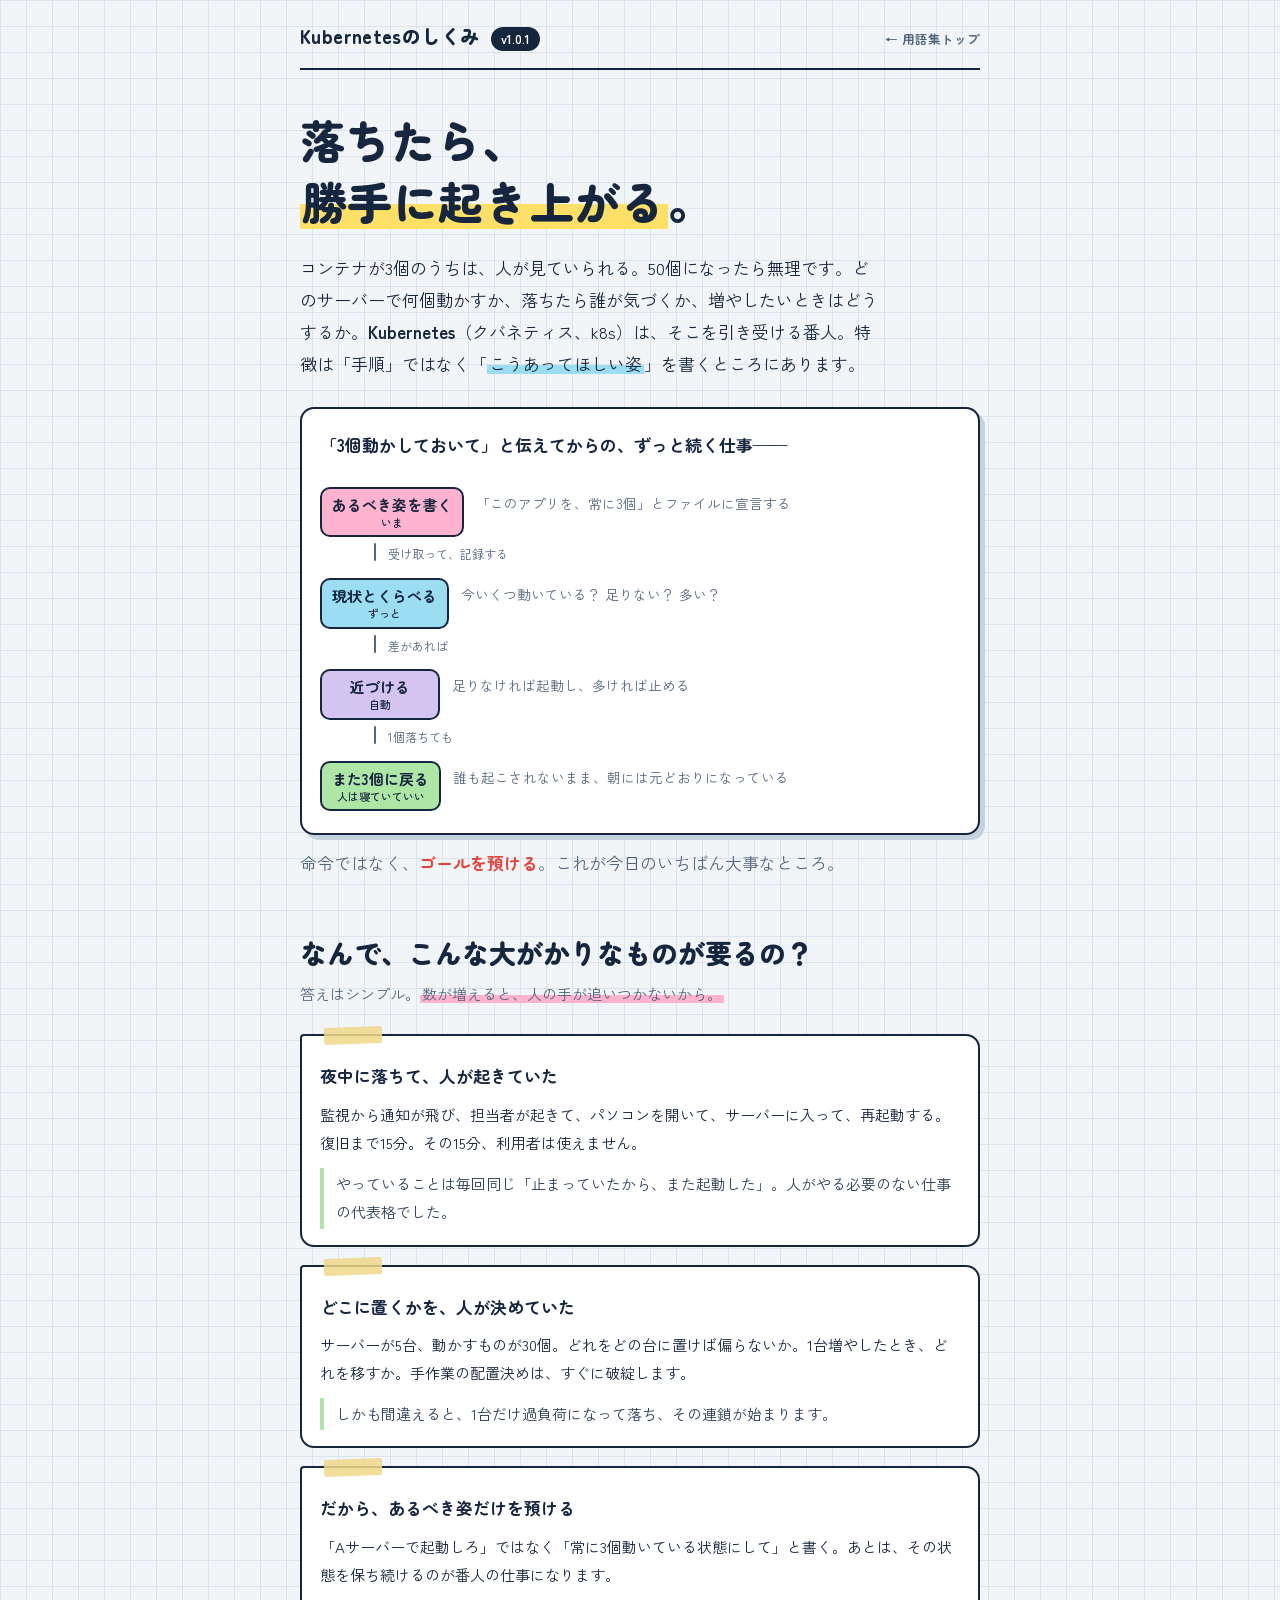
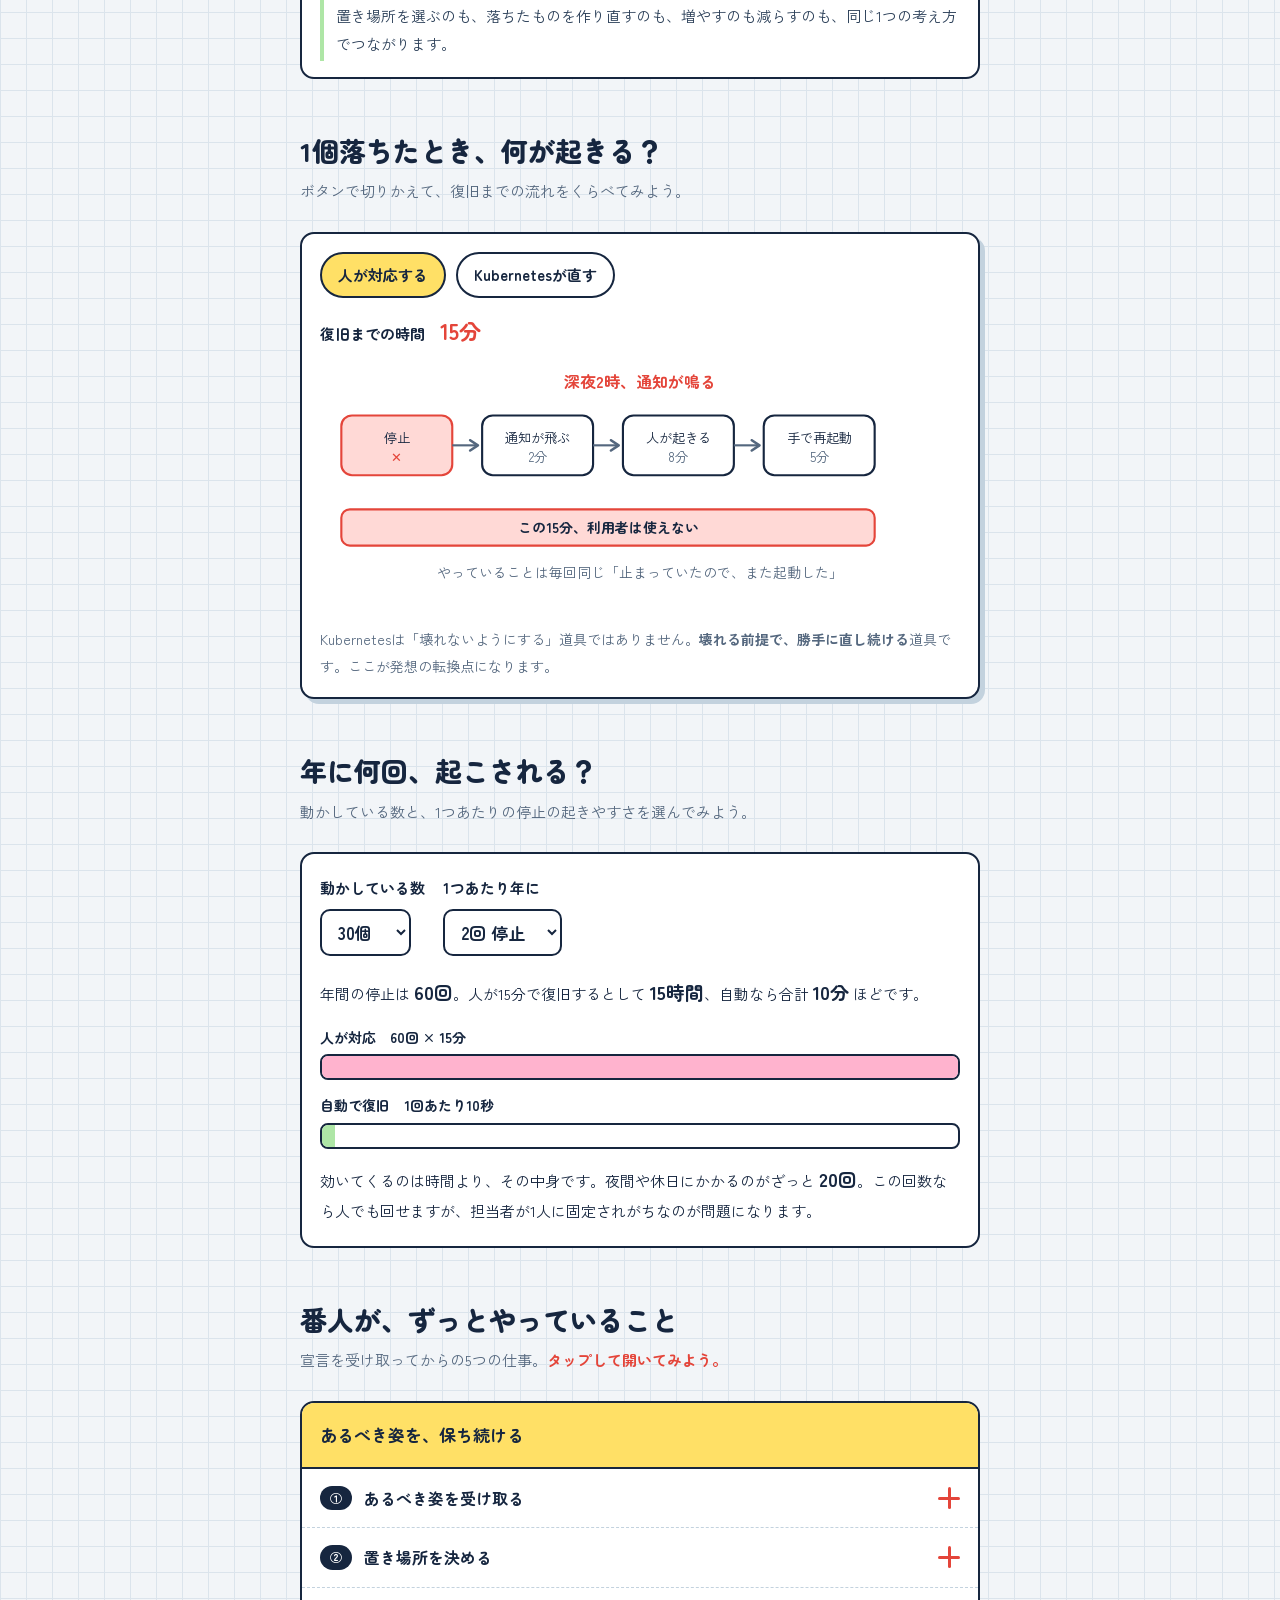
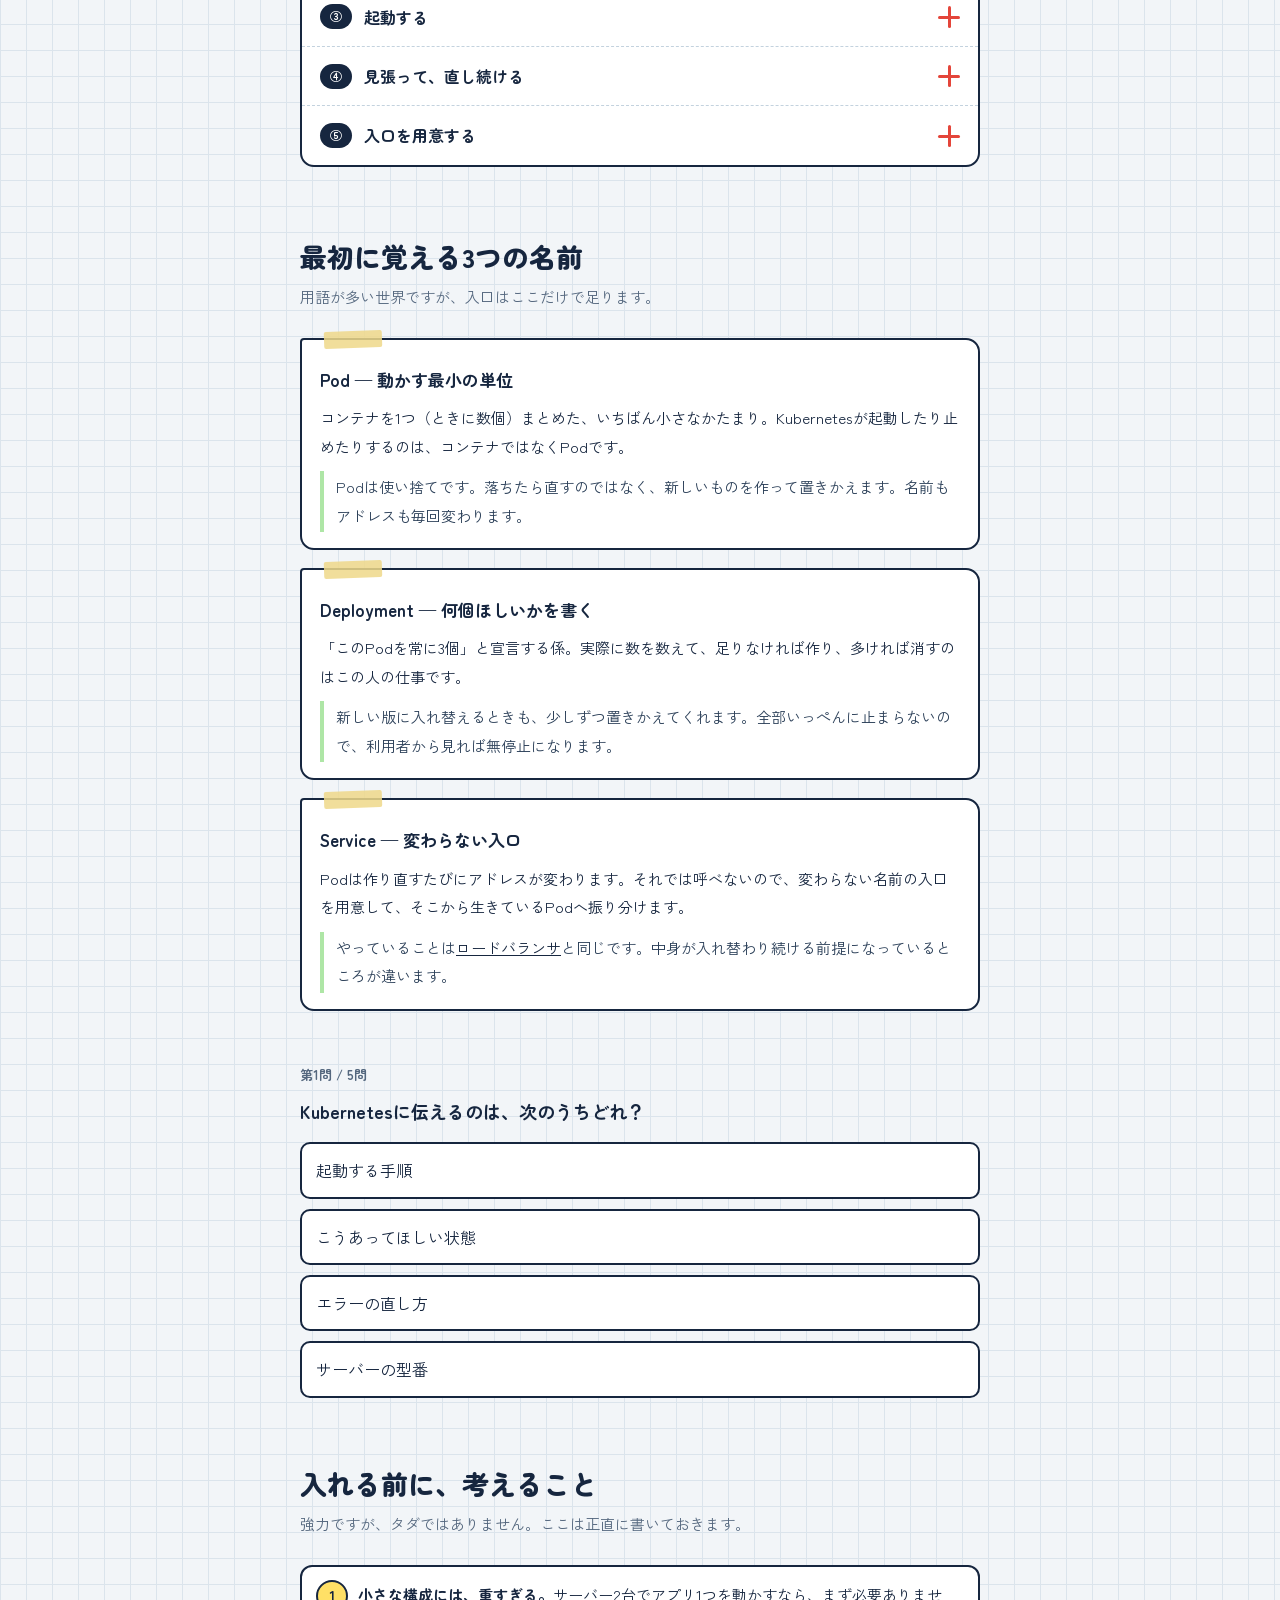
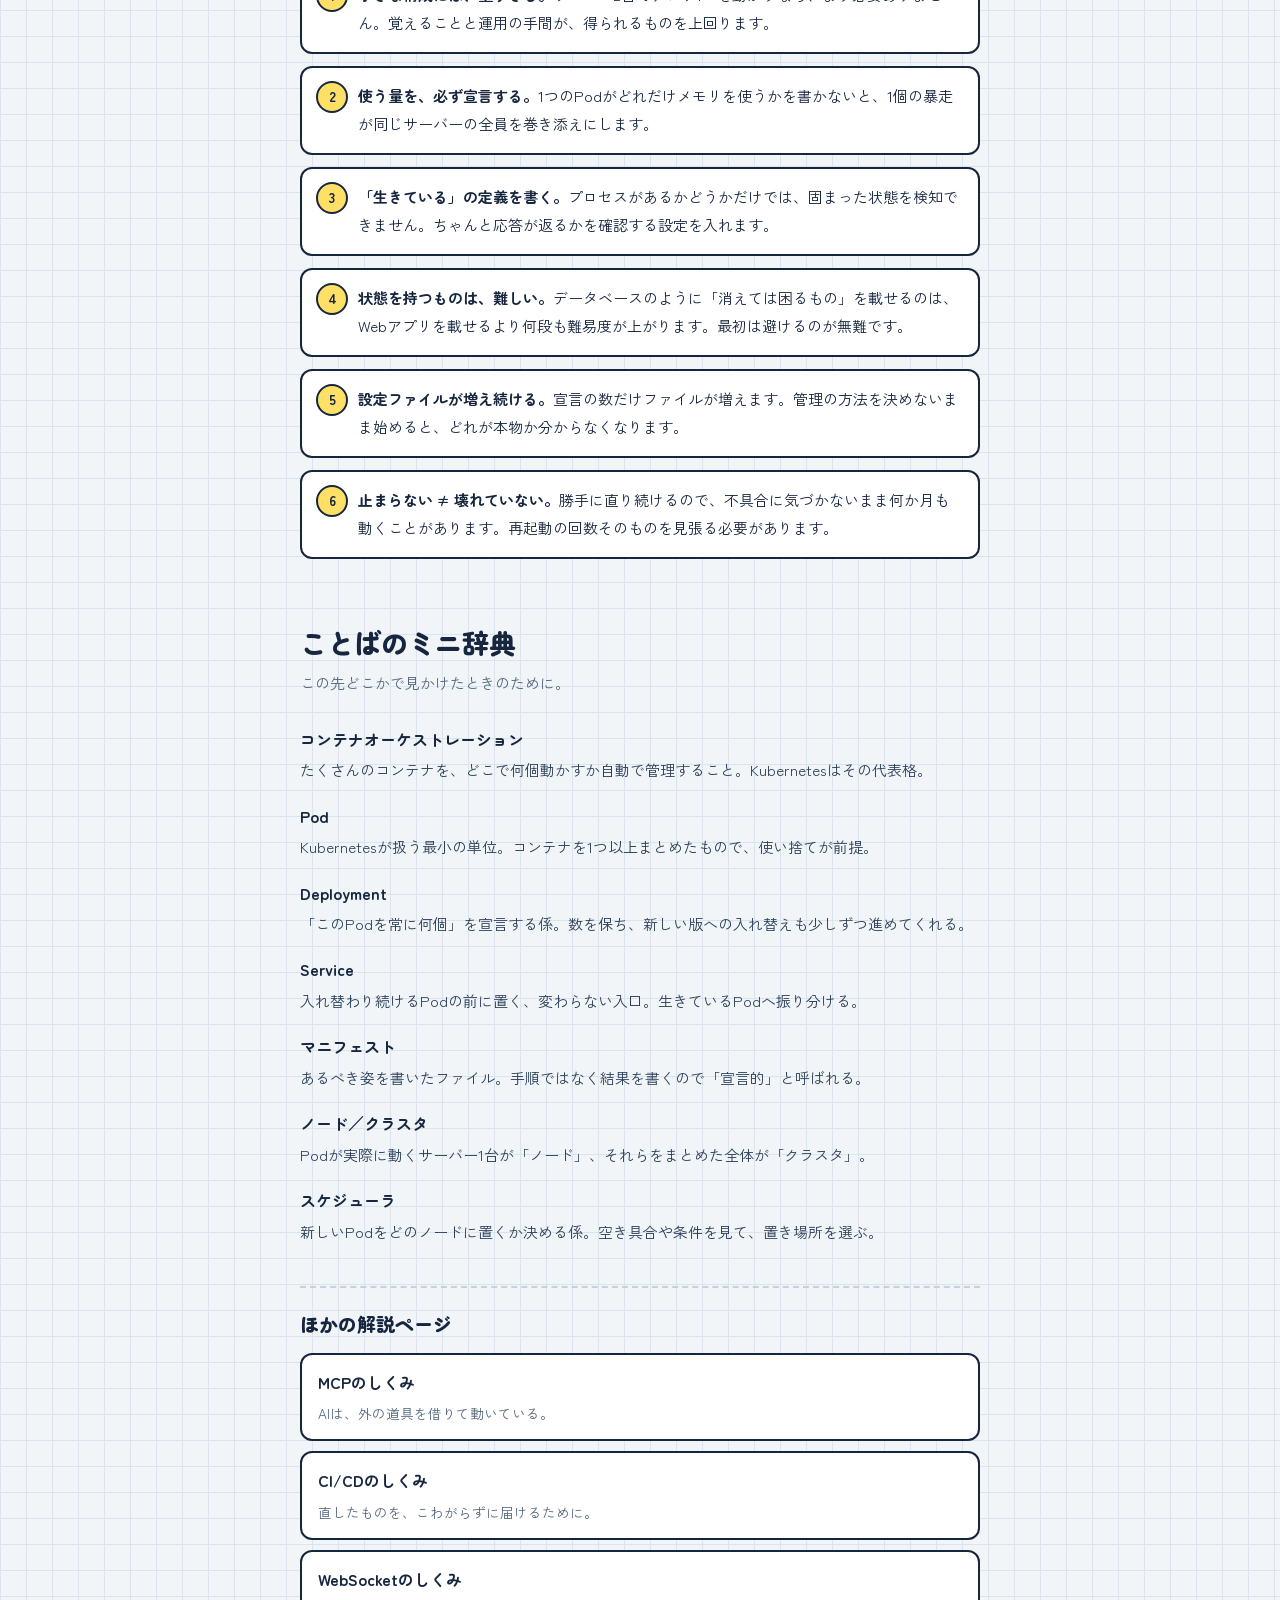
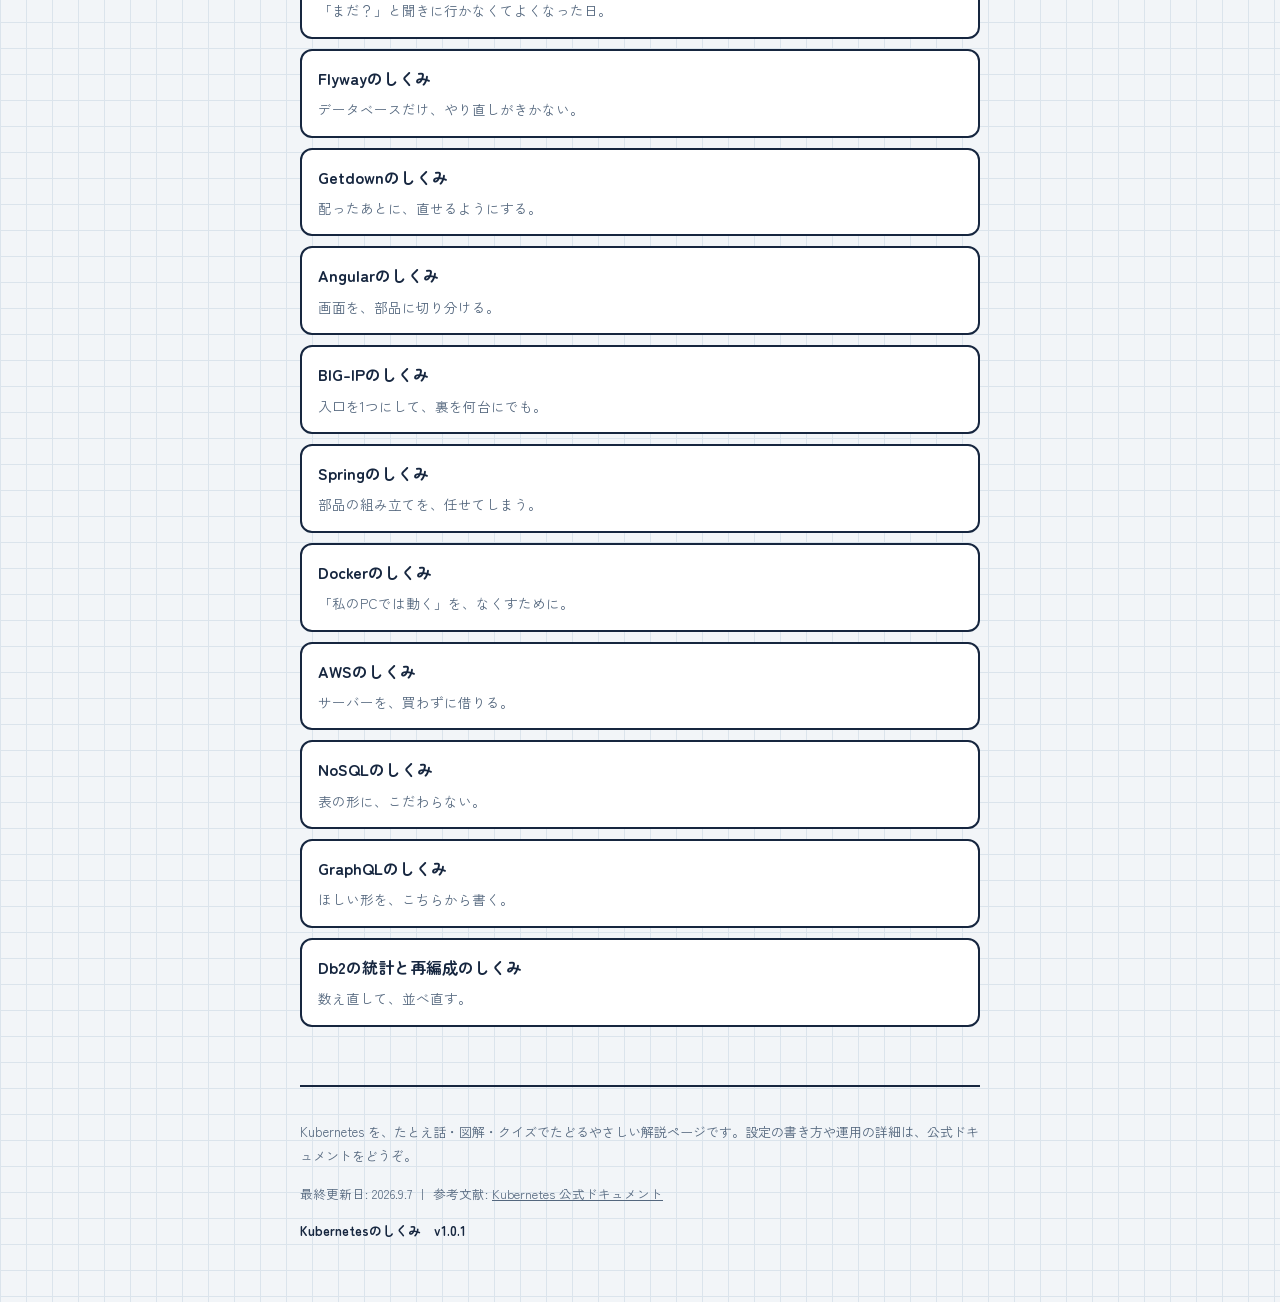
<file: kubernetes.html>
<!DOCTYPE html>
<html lang="ja">
<head>
<meta charset="utf-8">
<meta name="viewport" content="width=device-width, initial-scale=1">
<title>Kubernetesのしくみ — 落ちたら、勝手に起き上がる</title>
<meta name="description" content="Kubernetes（コンテナオーケストレーション）を、たとえ話・図解・クイズでたどるやさしい解説ページ。">
<link rel="preconnect" href="https://fonts.googleapis.com">
<link rel="preconnect" href="https://fonts.gstatic.com" crossorigin>
<link href="https://fonts.googleapis.com/css2?family=Zen+Kaku+Gothic+New:wght@400;500;700&family=Zen+Maru+Gothic:wght@500;700;900&display=swap" rel="stylesheet">
<link rel="stylesheet" href="assets/site.css">
</head>
<body>
<div class="wrap">

<header class="topbar">
  <span class="logo">Kubernetesのしくみ</span>
  <span class="ver" id="version">v1.0.1</span>
  <a class="home" href="index.html">← 用語集トップ</a>
</header>

<main>

<div class="hero" id="basic">
  <h1>落ちたら、<br><span class="mark">勝手に起き上がる</span>。</h1>
  <p>コンテナが3個のうちは、人が見ていられる。50個になったら無理です。どのサーバーで何個動かすか、落ちたら誰が気づくか、増やしたいときはどうするか。<strong>Kubernetes</strong>（クバネティス、k8s）は、そこを引き受ける番人。特徴は「手順」ではなく「<span class="mark cyan">こうあってほしい姿</span>」を書くところにあります。</p>

  <div class="chain">
    <p class="chain-title">「3個動かしておいて」と伝えてからの、ずっと続く仕事——</p>
    <ol>
      <li>
        <span class="node now">あるべき姿を書く<small>いま</small></span>
        <span class="say">「このアプリを、常に3個」とファイルに宣言する</span>
      </li>
      <li class="arrowline">受け取って、記録する</li>
      <li>
        <span class="node">現状とくらべる<small>ずっと</small></span>
        <span class="say">今いくつ動いている？ 足りない？ 多い？</span>
      </li>
      <li class="arrowline">差があれば</li>
      <li>
        <span class="node robot">近づける<small>自動</small></span>
        <span class="say">足りなければ起動し、多ければ止める</span>
      </li>
      <li class="arrowline">1個落ちても</li>
      <li>
        <span class="node goal">また3個に戻る<small>人は寝ていていい</small></span>
        <span class="say">誰も起こされないまま、朝には元どおりになっている</span>
      </li>
    </ol>
  </div>
  <p class="lead" style="margin-bottom:0">命令ではなく、<span class="pen">ゴールを預ける</span>。これが今日のいちばん大事なところ。</p>
</div>

<section id="why">
  <h2>なんで、こんな大がかりなものが要るの？</h2>
  <p class="lead">答えはシンプル。<span class="mark pink">数が増えると、人の手が追いつかないから。</span></p>

  <div class="notes">
    <div class="note">
      <h3>夜中に落ちて、人が起きていた</h3>
      <p>監視から通知が飛び、担当者が起きて、パソコンを開いて、サーバーに入って、再起動する。復旧まで15分。その15分、利用者は使えません。</p>
      <p class="eg">やっていることは毎回同じ「止まっていたから、また起動した」。人がやる必要のない仕事の代表格でした。</p>
    </div>

    <div class="note">
      <h3>どこに置くかを、人が決めていた</h3>
      <p>サーバーが5台、動かすものが30個。どれをどの台に置けば偏らないか。1台増やしたとき、どれを移すか。手作業の配置決めは、すぐに破綻します。</p>
      <p class="eg">しかも間違えると、1台だけ過負荷になって落ち、その連鎖が始まります。</p>
    </div>

    <div class="note">
      <h3>だから、あるべき姿だけを預ける</h3>
      <p>「Aサーバーで起動しろ」ではなく「常に3個動いている状態にして」と書く。あとは、その状態を保ち続けるのが番人の仕事になります。</p>
      <p class="eg">置き場所を選ぶのも、落ちたものを作り直すのも、増やすのも減らすのも、同じ1つの考え方でつながります。</p>
    </div>
  </div>
</section>

<section id="compare">
  <h2>1個落ちたとき、何が起きる？</h2>
  <p class="lead">ボタンで切りかえて、復旧までの流れをくらべてみよう。</p>

  <div class="board">
    <div class="switch">
      <button type="button" id="btn-man" aria-pressed="true">人が対応する</button>
      <button type="button" id="btn-k8s" aria-pressed="false">Kubernetesが直す</button>
    </div>
    <p class="tally" id="tally">復旧までの時間　<b>15分</b></p>
    <figure style="margin:0">
      <svg viewBox="0 0 600 240" role="img" aria-label="人が対応する場合と、Kubernetesが自動で復旧する場合の流れを比べた図">
        <defs>
          <marker id="ka" viewBox="0 0 10 10" refX="8" refY="5" markerWidth="6" markerHeight="6" orient="auto-start-reverse">
            <path d="M2 1L8 5L2 9" fill="none" stroke="context-stroke" stroke-width="2" stroke-linecap="round" stroke-linejoin="round"/>
          </marker>
        </defs>
        <g font-family="'Zen Maru Gothic',sans-serif">
          <g id="k-man">
            <text x="300" y="26" text-anchor="middle" font-size="15" font-weight="700" fill="#E4453A">深夜2時、通知が鳴る</text>
            <g font-size="12.5" font-family="'Zen Kaku Gothic New',sans-serif">
              <rect x="20" y="52" width="104" height="56" rx="10" fill="#FFD9D6" stroke="#E4453A" stroke-width="2"/>
              <text x="72" y="78" text-anchor="middle" fill="#16263F">停止</text>
              <text x="72" y="96" text-anchor="middle" fill="#E4453A">✕</text>
              <rect x="152" y="52" width="104" height="56" rx="10" fill="#fff" stroke="#16263F" stroke-width="2"/>
              <text x="204" y="78" text-anchor="middle" fill="#16263F">通知が飛ぶ</text>
              <text x="204" y="96" text-anchor="middle" fill="#54677E">2分</text>
              <rect x="284" y="52" width="104" height="56" rx="10" fill="#fff" stroke="#16263F" stroke-width="2"/>
              <text x="336" y="78" text-anchor="middle" fill="#16263F">人が起きる</text>
              <text x="336" y="96" text-anchor="middle" fill="#54677E">8分</text>
              <rect x="416" y="52" width="104" height="56" rx="10" fill="#fff" stroke="#16263F" stroke-width="2"/>
              <text x="468" y="78" text-anchor="middle" fill="#16263F">手で再起動</text>
              <text x="468" y="96" text-anchor="middle" fill="#54677E">5分</text>
            </g>
            <g stroke="#54677E" stroke-width="2" marker-end="url(#ka)">
              <line x1="124" y1="80" x2="148" y2="80"/>
              <line x1="256" y1="80" x2="280" y2="80"/>
              <line x1="388" y1="80" x2="412" y2="80"/>
            </g>
            <rect x="20" y="140" width="500" height="34" rx="8" fill="#FFD9D6" stroke="#E4453A" stroke-width="2"/>
            <text x="270" y="162" text-anchor="middle" font-size="13" font-weight="700" fill="#16263F">この15分、利用者は使えない</text>
            <text x="300" y="204" text-anchor="middle" font-size="13" fill="#54677E" font-family="'Zen Kaku Gothic New',sans-serif">やっていることは毎回同じ「止まっていたので、また起動した」</text>
          </g>

          <g id="k-auto" class="hidden">
            <text x="300" y="26" text-anchor="middle" font-size="15" font-weight="700" fill="#1E8A4C">深夜2時、誰も気づかない</text>
            <g font-size="12.5" font-family="'Zen Kaku Gothic New',sans-serif">
              <rect x="60" y="52" width="130" height="56" rx="10" fill="#FFD9D6" stroke="#E4453A" stroke-width="2"/>
              <text x="125" y="78" text-anchor="middle" fill="#16263F">1個 停止</text>
              <text x="125" y="96" text-anchor="middle" fill="#E4453A">✕</text>
              <rect x="235" y="52" width="130" height="56" rx="10" fill="#D3C4F2" stroke="#16263F" stroke-width="2"/>
              <text x="300" y="74" text-anchor="middle" fill="#16263F">3個のはずが2個</text>
              <text x="300" y="94" text-anchor="middle" fill="#16263F">→ 差に気づく</text>
              <rect x="410" y="52" width="130" height="56" rx="10" fill="#DDF3E5" stroke="#16263F" stroke-width="2"/>
              <text x="475" y="74" text-anchor="middle" fill="#16263F">新しく1個起動</text>
              <text x="475" y="94" text-anchor="middle" fill="#1E8A4C">10秒</text>
            </g>
            <g stroke="#25A167" stroke-width="2" marker-end="url(#ka)">
              <line x1="190" y1="80" x2="231" y2="80"/>
              <line x1="365" y1="80" x2="406" y2="80"/>
            </g>
            <rect x="60" y="140" width="480" height="34" rx="8" fill="#DDF3E5" stroke="#16263F" stroke-width="2"/>
            <text x="300" y="162" text-anchor="middle" font-size="13" font-weight="700" fill="#16263F">残りの2個が受けているので、止まらない</text>
            <text x="300" y="204" text-anchor="middle" font-size="13" fill="#1E8A4C" font-weight="700" font-family="'Zen Kaku Gothic New',sans-serif">翌朝、記録を見て初めて「落ちてたんだ」と知る</text>
          </g>
        </g>
      </svg>
      <figcaption>Kubernetesは「壊れないようにする」道具ではありません。<strong>壊れる前提で、勝手に直し続ける</strong>道具です。ここが発想の転換点になります。</figcaption>
    </figure>
  </div>
</section>

<section id="calc">
  <h2>年に何回、起こされる？</h2>
  <p class="lead">動かしている数と、1つあたりの停止の起きやすさを選んでみよう。</p>
  <div class="calcbox">
    <div class="calcrow">
      <div>
        <label for="pods">動かしている数</label>
        <select id="pods"></select>
      </div>
      <div>
        <label for="rate">1つあたり年に</label>
        <select id="rate"></select>
      </div>
    </div>
    <div class="result" id="calc-result"></div>
  </div>
</section>

<section id="flow">
  <h2>番人が、ずっとやっていること</h2>
  <p class="lead">宣言を受け取ってからの5つの仕事。<span class="pen">タップして開いてみよう。</span></p>

  <div class="tree">
    <h3>あるべき姿を、保ち続ける</h3>
    <div class="step-list" id="tree-flow"></div>
  </div>
</section>

<section id="parts">
  <h2>最初に覚える3つの名前</h2>
  <p class="lead">用語が多い世界ですが、入口はここだけで足ります。</p>
  <div class="notes">
    <div class="note">
      <h3>Pod — 動かす最小の単位</h3>
      <p>コンテナを1つ（ときに数個）まとめた、いちばん小さなかたまり。Kubernetesが起動したり止めたりするのは、コンテナではなくPodです。</p>
      <p class="eg">Podは使い捨てです。落ちたら直すのではなく、新しいものを作って置きかえます。名前もアドレスも毎回変わります。</p>
    </div>
    <div class="note">
      <h3>Deployment — 何個ほしいかを書く</h3>
      <p>「このPodを常に3個」と宣言する係。実際に数を数えて、足りなければ作り、多ければ消すのはこの人の仕事です。</p>
      <p class="eg">新しい版に入れ替えるときも、少しずつ置きかえてくれます。全部いっぺんに止まらないので、利用者から見れば無停止になります。</p>
    </div>
    <div class="note">
      <h3>Service — 変わらない入口</h3>
      <p>Podは作り直すたびにアドレスが変わります。それでは呼べないので、変わらない名前の入口を用意して、そこから生きているPodへ振り分けます。</p>
      <p class="eg">やっていることは<a href="bigip.html">ロードバランサ</a>と同じです。中身が入れ替わり続ける前提になっているところが違います。</p>
    </div>
  </div>
</section>

<section id="quiz">
  <h2>クイズ：きみは何問わかる？</h2>
  <p class="lead">全5問。まちがえても大丈夫、答えのほうが面白い。</p>
  <div class="quiz" id="quiz"></div>
</section>

<section id="careful">
  <h2>入れる前に、考えること</h2>
  <p class="lead">強力ですが、タダではありません。ここは正直に書いておきます。</p>
  <ol class="steps">
    <li><b>小さな構成には、重すぎる。</b>サーバー2台でアプリ1つを動かすなら、まず必要ありません。覚えることと運用の手間が、得られるものを上回ります。</li>
    <li><b>使う量を、必ず宣言する。</b>1つのPodがどれだけメモリを使うかを書かないと、1個の暴走が同じサーバーの全員を巻き添えにします。</li>
    <li><b>「生きている」の定義を書く。</b>プロセスがあるかどうかだけでは、固まった状態を検知できません。ちゃんと応答が返るかを確認する設定を入れます。</li>
    <li><b>状態を持つものは、難しい。</b>データベースのように「消えては困るもの」を載せるのは、Webアプリを載せるより何段も難易度が上がります。最初は避けるのが無難です。</li>
    <li><b>設定ファイルが増え続ける。</b>宣言の数だけファイルが増えます。管理の方法を決めないまま始めると、どれが本物か分からなくなります。</li>
    <li><b>止まらない ≠ 壊れていない。</b>勝手に直り続けるので、不具合に気づかないまま何か月も動くことがあります。再起動の回数そのものを見張る必要があります。</li>
  </ol>
</section>

<section id="words">
  <h2>ことばのミニ辞典</h2>
  <p class="lead">この先どこかで見かけたときのために。</p>
  <dl class="words">
    <dt>コンテナオーケストレーション</dt>
    <dd>たくさんのコンテナを、どこで何個動かすか自動で管理すること。Kubernetesはその代表格。</dd>
    <dt>Pod</dt>
    <dd>Kubernetesが扱う最小の単位。コンテナを1つ以上まとめたもので、使い捨てが前提。</dd>
    <dt>Deployment</dt>
    <dd>「このPodを常に何個」を宣言する係。数を保ち、新しい版への入れ替えも少しずつ進めてくれる。</dd>
    <dt>Service</dt>
    <dd>入れ替わり続けるPodの前に置く、変わらない入口。生きているPodへ振り分ける。</dd>
    <dt>マニフェスト</dt>
    <dd>あるべき姿を書いたファイル。手順ではなく結果を書くので「宣言的」と呼ばれる。</dd>
    <dt>ノード／クラスタ</dt>
    <dd>Podが実際に動くサーバー1台が「ノード」、それらをまとめた全体が「クラスタ」。</dd>
    <dt>スケジューラ</dt>
    <dd>新しいPodをどのノードに置くか決める係。空き具合や条件を見て、置き場所を選ぶ。</dd>
  </dl>
</section>

<section class="sibling">
  <h2>ほかの解説ページ</h2>
  <ul>
    <li><a href="mcp.html"><b>MCPのしくみ</b><span>AIは、外の道具を借りて動いている。</span></a></li>
    <li><a href="cicd.html"><b>CI/CDのしくみ</b><span>直したものを、こわがらずに届けるために。</span></a></li>
    <li><a href="websocket.html"><b>WebSocketのしくみ</b><span>「まだ？」と聞きに行かなくてよくなった日。</span></a></li>
    <li><a href="flyway.html"><b>Flywayのしくみ</b><span>データベースだけ、やり直しがきかない。</span></a></li>
    <li><a href="getdown.html"><b>Getdownのしくみ</b><span>配ったあとに、直せるようにする。</span></a></li>
    <li><a href="angular.html"><b>Angularのしくみ</b><span>画面を、部品に切り分ける。</span></a></li>
    <li><a href="bigip.html"><b>BIG-IPのしくみ</b><span>入口を1つにして、裏を何台にでも。</span></a></li>
    <li><a href="spring.html"><b>Springのしくみ</b><span>部品の組み立てを、任せてしまう。</span></a></li>
    <li><a href="docker.html"><b>Dockerのしくみ</b><span>「私のPCでは動く」を、なくすために。</span></a></li>
    <li><a href="aws.html"><b>AWSのしくみ</b><span>サーバーを、買わずに借りる。</span></a></li>
    <li><a href="nosql.html"><b>NoSQLのしくみ</b><span>表の形に、こだわらない。</span></a></li>
    <li><a href="graphql.html"><b>GraphQLのしくみ</b><span>ほしい形を、こちらから書く。</span></a></li>
    <li><a href="db2.html"><b>Db2の統計と再編成のしくみ</b><span>数え直して、並べ直す。</span></a></li>
  </ul>
</section>

</main>

<footer>
  <p>Kubernetes を、たとえ話・図解・クイズでたどるやさしい解説ページです。設定の書き方や運用の詳細は、公式ドキュメントをどうぞ。</p>
  <p class="footmeta">最終更新日: 2026.9.7 ｜ 参考文献: <a href="https://kubernetes.io/ja/docs/home/" target="_blank" rel="noopener">Kubernetes 公式ドキュメント</a></p>
  <p class="footver">Kubernetesのしくみ　v1.0.1</p>
</footer>

</div>

<script>
"use strict";
var APP_VERSION = "1.0.1";

function initSwitch(){
  var man = document.getElementById("k-man");
  var auto = document.getElementById("k-auto");
  var mBtn = document.getElementById("btn-man");
  var kBtn = document.getElementById("btn-k8s");
  var tally = document.getElementById("tally");
  if(!man || !auto) return;

  function show(isMan){
    man.classList.toggle("hidden", !isMan);
    auto.classList.toggle("hidden", isMan);
    mBtn.setAttribute("aria-pressed", isMan ? "true" : "false");
    kBtn.setAttribute("aria-pressed", isMan ? "false" : "true");
    tally.innerHTML = isMan ? '復旧までの時間　<b>15分</b>' : '復旧までの時間　<b>10秒</b>';
  }
  mBtn.addEventListener("click", function(){ show(true); });
  kBtn.addEventListener("click", function(){ show(false); });
}

function initCalc(){
  var p = document.getElementById("pods");
  var r = document.getElementById("rate");
  var res = document.getElementById("calc-result");
  if(!p || !r) return;

  [5,10,30,50,100,300].forEach(function(v){
    var o = document.createElement("option");
    o.value = String(v); o.textContent = v + "個";
    if(v === 30) o.selected = true;
    p.appendChild(o);
  });
  [1,2,4,6,12].forEach(function(v){
    var o = document.createElement("option");
    o.value = String(v); o.textContent = v + "回 停止";
    if(v === 2) o.selected = true;
    r.appendChild(o);
  });

  function update(){
    var pods = parseInt(p.value, 10);
    var rate = parseInt(r.value, 10);
    var events = pods * rate;
    var manualMin = events * 15;
    var autoMin = Math.round(events * 10 / 60);
    var night = Math.round(events / 3);
    var max = Math.max(manualMin, 1);

    function hm(x){
      var h = Math.floor(x / 60), m = x % 60;
      return (h > 0 ? h + "時間" : "") + (m > 0 || h === 0 ? m + "分" : "");
    }

    var html = '<p class="rline">年間の停止は <strong>' + events.toLocaleString() +
               '回</strong>。人が15分で復旧するとして <strong>' + hm(manualMin) +
               '</strong>、自動なら合計 <strong>' + hm(autoMin) + '</strong> ほどです。</p>';

    html += '<div class="bars">';
    html += '<div><p class="bar-label">人が対応　' + events.toLocaleString() + '回 × 15分</p>' +
            '<div class="bar"><span style="width:100%"></span></div></div>';
    html += '<div><p class="bar-label">自動で復旧　1回あたり10秒</p>' +
            '<div class="bar good"><span style="width:' + Math.max(autoMin / max * 100, 2) + '%"></span></div></div>';
    html += '</div>';

    html += '<p class="rline" style="margin:0">効いてくるのは時間より、その中身です。夜間や休日にかかるのがざっと <strong>' +
            night.toLocaleString() + '回</strong>。' +
            (events >= 100
              ? 'この規模で人が受けるのは、続きません。'
              : 'この回数なら人でも回せますが、担当者が1人に固定されがちなのが問題になります。') +
            '</p>';
    res.innerHTML = html;
  }

  p.addEventListener("change", update);
  r.addEventListener("change", update);
  update();
}

var FLOW = [
  {y:"①", n:"あるべき姿を受け取る", t:"「Aサーバーで起動しろ」と手順で伝えると、<b>状況が変わるたびに命令し直す</b>ことになる。", f:"「このアプリを常に3個」という結果だけを受け取り、記録する。以降、その記録が唯一の正解になる。"},
  {y:"②", n:"置き場所を決める", t:"人が配置を決めると、<b>1台だけ過負荷になって落ちる</b>。しかも気づきにくい。", f:"各サーバーの空き具合や条件を見て、どこで動かすかを自動で選ぶ。台を増やせば、そこも候補に入る。"},
  {y:"③", n:"起動する", t:"起動の手順が人によって違うと、<b>同じはずのものが同じにならない</b>。", f:"選ばれたサーバー上で、指定されたイメージからコンテナを立ち上げる。手順はいつも同じ。"},
  {y:"④", n:"見張って、直し続ける", t:"落ちたことに気づくのが<b>利用者からの電話</b>、という状態になる。", f:"数と状態を見比べ続ける。足りなければ作り、応答しないものは作り直す。これが止まらない理由の本体。"},
  {y:"⑤", n:"入口を用意する", t:"Podは作り直すたびにアドレスが変わるので、<b>呼ぶ側が追いつけない</b>。", f:"変わらない名前の入口を作り、そのときに生きているPodへ振り分ける。呼ぶ側は中身の入れ替わりを知らずに済む。"}
];

function buildFlow(){
  var host = document.getElementById("tree-flow");
  if(!host) return;
  FLOW.forEach(function(s, i){
    var wrap = document.createElement("div");
    wrap.className = "step";
    wrap.setAttribute("aria-expanded","false");
    var btnId = "flow-btn-" + i, panId = "flow-pan-" + i;

    var btn = document.createElement("button");
    btn.type = "button"; btn.id = btnId;
    btn.setAttribute("aria-controls", panId);
    btn.setAttribute("aria-expanded","false");
    btn.innerHTML = '<span class="yr">' + s.y + '</span><span class="nm">' + s.n +
                    '</span><span class="plus" aria-hidden="true"></span>';

    var pan = document.createElement("div");
    pan.className = "detail"; pan.id = panId; pan.hidden = true;
    pan.setAttribute("role","region");
    pan.setAttribute("aria-labelledby", btnId);
    pan.innerHTML = '<p class="trouble">😖 これがないと：' + s.t + '</p>' +
                    '<p class="fix">💡 やっていること：' + s.f + '</p>';

    btn.addEventListener("click", function(){
      var open = pan.hidden;
      pan.hidden = !open;
      btn.setAttribute("aria-expanded", open ? "true" : "false");
      wrap.setAttribute("aria-expanded", open ? "true" : "false");
    });

    wrap.appendChild(btn); wrap.appendChild(pan); host.appendChild(wrap);
  });
}

var QUIZ = [
  {
    q:"Kubernetesに伝えるのは、次のうちどれ？",
    c:["起動する手順","こうあってほしい状態","エラーの直し方","サーバーの型番"],
    a:1,
    e:"「常に3個動いている状態にして」と結果だけを書きます。そこへ近づけ続けるのが仕事です。手順ではなくゴールを預けるので「宣言的」と呼ばれます。"
  },
  {
    q:"Kubernetesが起動したり止めたりする最小の単位は？",
    c:["Pod","サーバー","イメージ","ファイル"],
    a:0,
    e:"コンテナを1つ以上まとめたPodが単位です。使い捨てが前提で、落ちたら直すのではなく、新しいものを作って置きかえます。"
  },
  {
    q:"Podのアドレスが毎回変わるのに、なぜ呼び出せる？",
    c:["利用者が調べるから","Serviceという変わらない入口があるから","アドレスは変わらないから","毎回設定し直すから"],
    a:1,
    e:"Serviceが変わらない名前の入口になり、そのとき生きているPodへ振り分けます。中身が入れ替わり続ける前提で作られたロードバランサ、という理解でほぼ合っています。"
  },
  {
    q:"「使うメモリの量」を宣言しないと、何が起きる？",
    c:["起動が速くなる","1つの暴走が、同じサーバーの全員を巻き添えにする","何も起きない","通信できない"],
    a:1,
    e:"上限がないと、1つが食べ尽くします。置き場所を決める判断材料にもなるので、量の宣言は最初に覚えるべき設定のひとつです。"
  },
  {
    q:"導入をいったん見送るべきなのは、どんなとき？",
    c:["サーバー2台でアプリ1つを動かしている","数十個のコンテナを運用している","夜間障害が頻発している","台数を頻繁に増減させたい"],
    a:0,
    e:"小さな構成では、覚えることと運用の手間のほうが大きくなります。強力な道具ほど、要らない場面でははっきり重い。ここは正直に見極めるところです。"
  }
];

var qIndex = 0, qScore = 0;

function renderQuiz(){
  var host = document.getElementById("quiz");
  if(!host) return;

  if(qIndex >= QUIZ.length){
    var msg = qScore === 5 ? "全問正解。もう人に説明できるレベル。"
            : qScore >= 3 ? "いい線いってる。まちがえた問題ほど、覚えて帰れる。"
            : "ここからが面白いところ。上の5ステップをもう一度ひらいてみよう。";
    host.innerHTML = '<p class="score">結果：' + qScore + ' / ' + QUIZ.length + ' 問正解</p>' +
                     '<p style="margin:0 0 14px">' + msg + '</p>' +
                     '<button class="qnext" type="button" id="again">もう一度やる</button>';
    document.getElementById("again").addEventListener("click", function(){
      qIndex = 0; qScore = 0; renderQuiz();
    });
    return;
  }

  var item = QUIZ[qIndex];
  var html = '<div class="qhead"><span class="qcount">第' + (qIndex+1) + '問 / ' + QUIZ.length + '問</span></div>' +
             '<p class="qtext">' + item.q + '</p><div class="choices">';
  item.c.forEach(function(text, i){
    html += '<button class="choice" type="button" data-i="' + i + '">' + text + '</button>';
  });
  html += '</div><div class="answer" id="answer" hidden></div>';
  host.innerHTML = html;

  var buttons = host.querySelectorAll(".choice");
  Array.prototype.forEach.call(buttons, function(b){
    b.addEventListener("click", function(){
      var picked = parseInt(b.dataset.i, 10);
      var ok = picked === item.a;
      if(ok) qScore++;

      Array.prototype.forEach.call(buttons, function(x, i){
        x.disabled = true;
        if(i === item.a) x.classList.add("correct");
        else if(i === picked) x.classList.add("wrong");
      });

      var ans = document.getElementById("answer");
      ans.hidden = false;
      ans.innerHTML = '<span class="verdict ' + (ok ? "ok" : "ng") + '">' +
                      (ok ? "正解！" : "残念、正解は「" + item.c[item.a] + "」") + '</span>' +
                      item.e +
                      '<div><button class="qnext" type="button" id="next">' +
                      (qIndex === QUIZ.length - 1 ? "結果を見る" : "次の問題へ") + '</button></div>';
      document.getElementById("next").addEventListener("click", function(){
        qIndex++; renderQuiz();
      });
      document.getElementById("next").focus();
    });
  });
}

document.addEventListener("DOMContentLoaded", function(){
  document.getElementById("version").textContent = "v" + APP_VERSION;
  initSwitch();
  initCalc();
  buildFlow();
  renderQuiz();
});
</script>
</body>
</html>
</file>
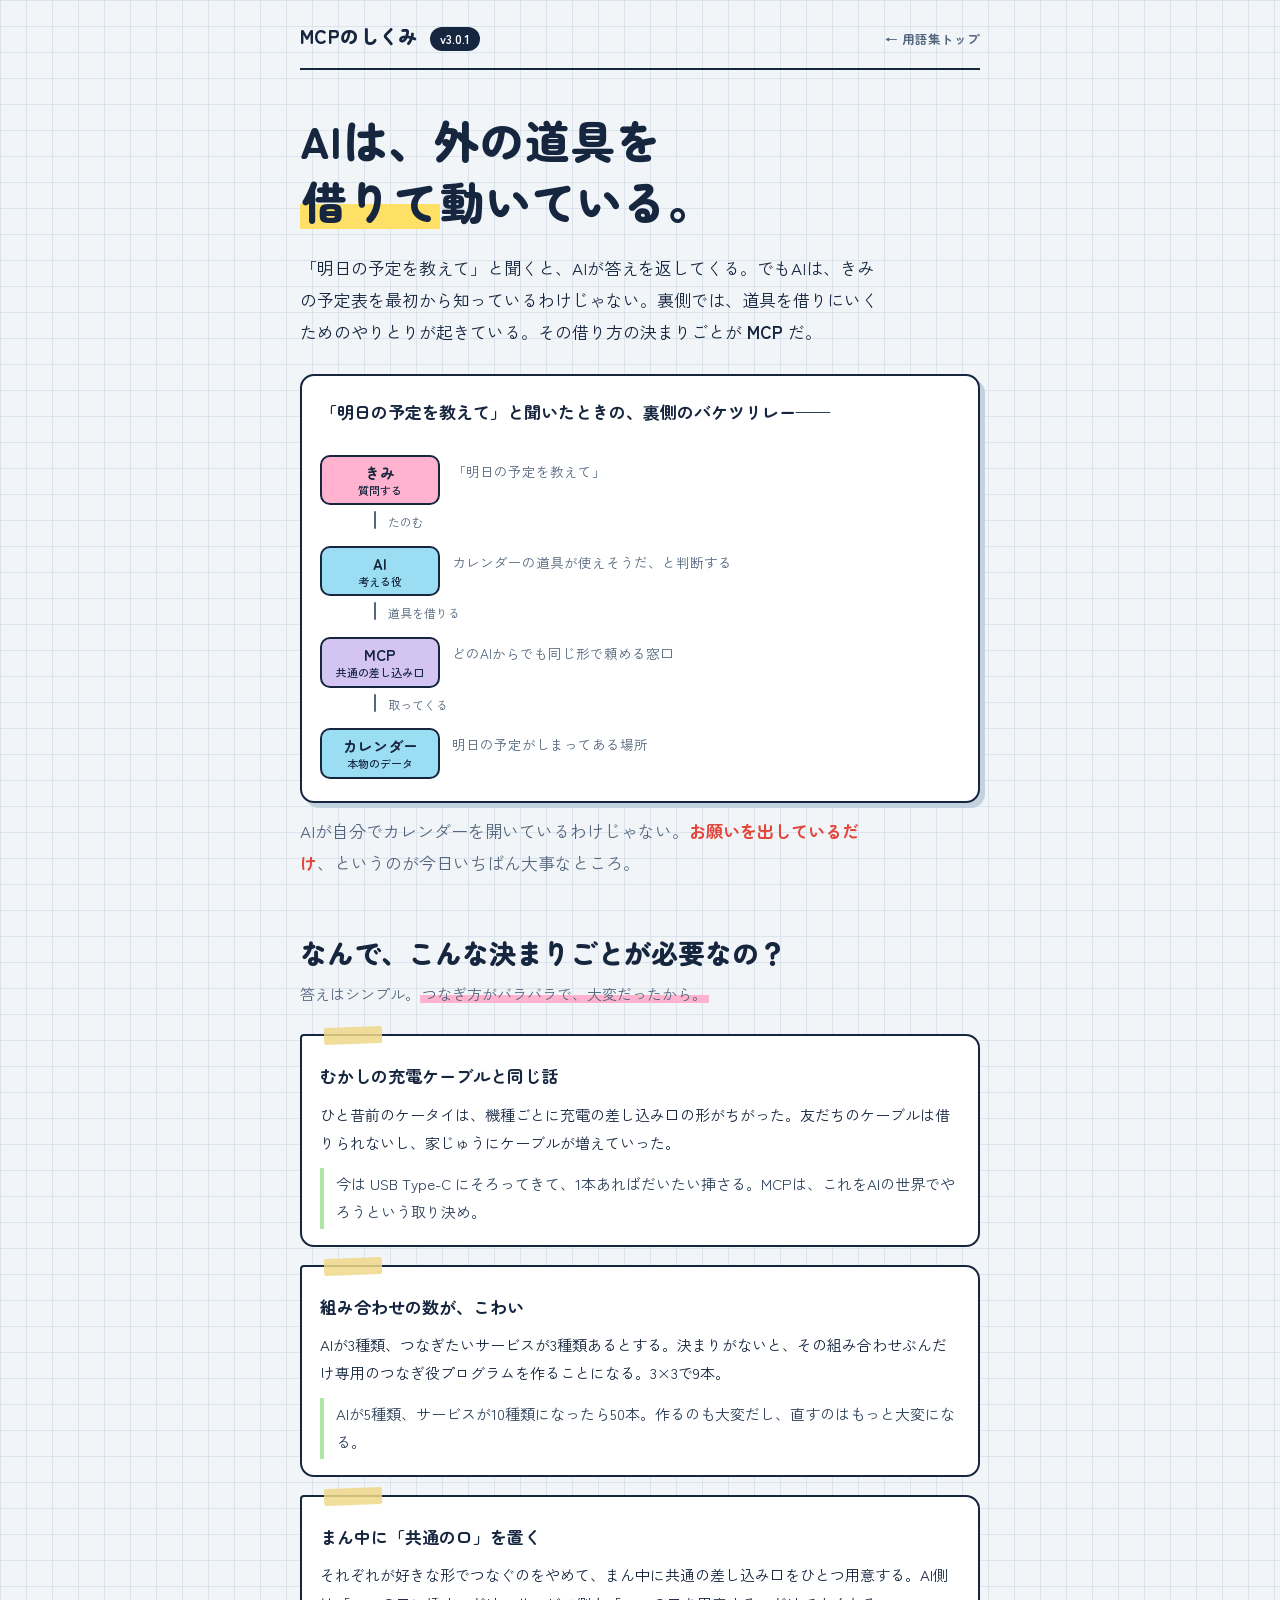
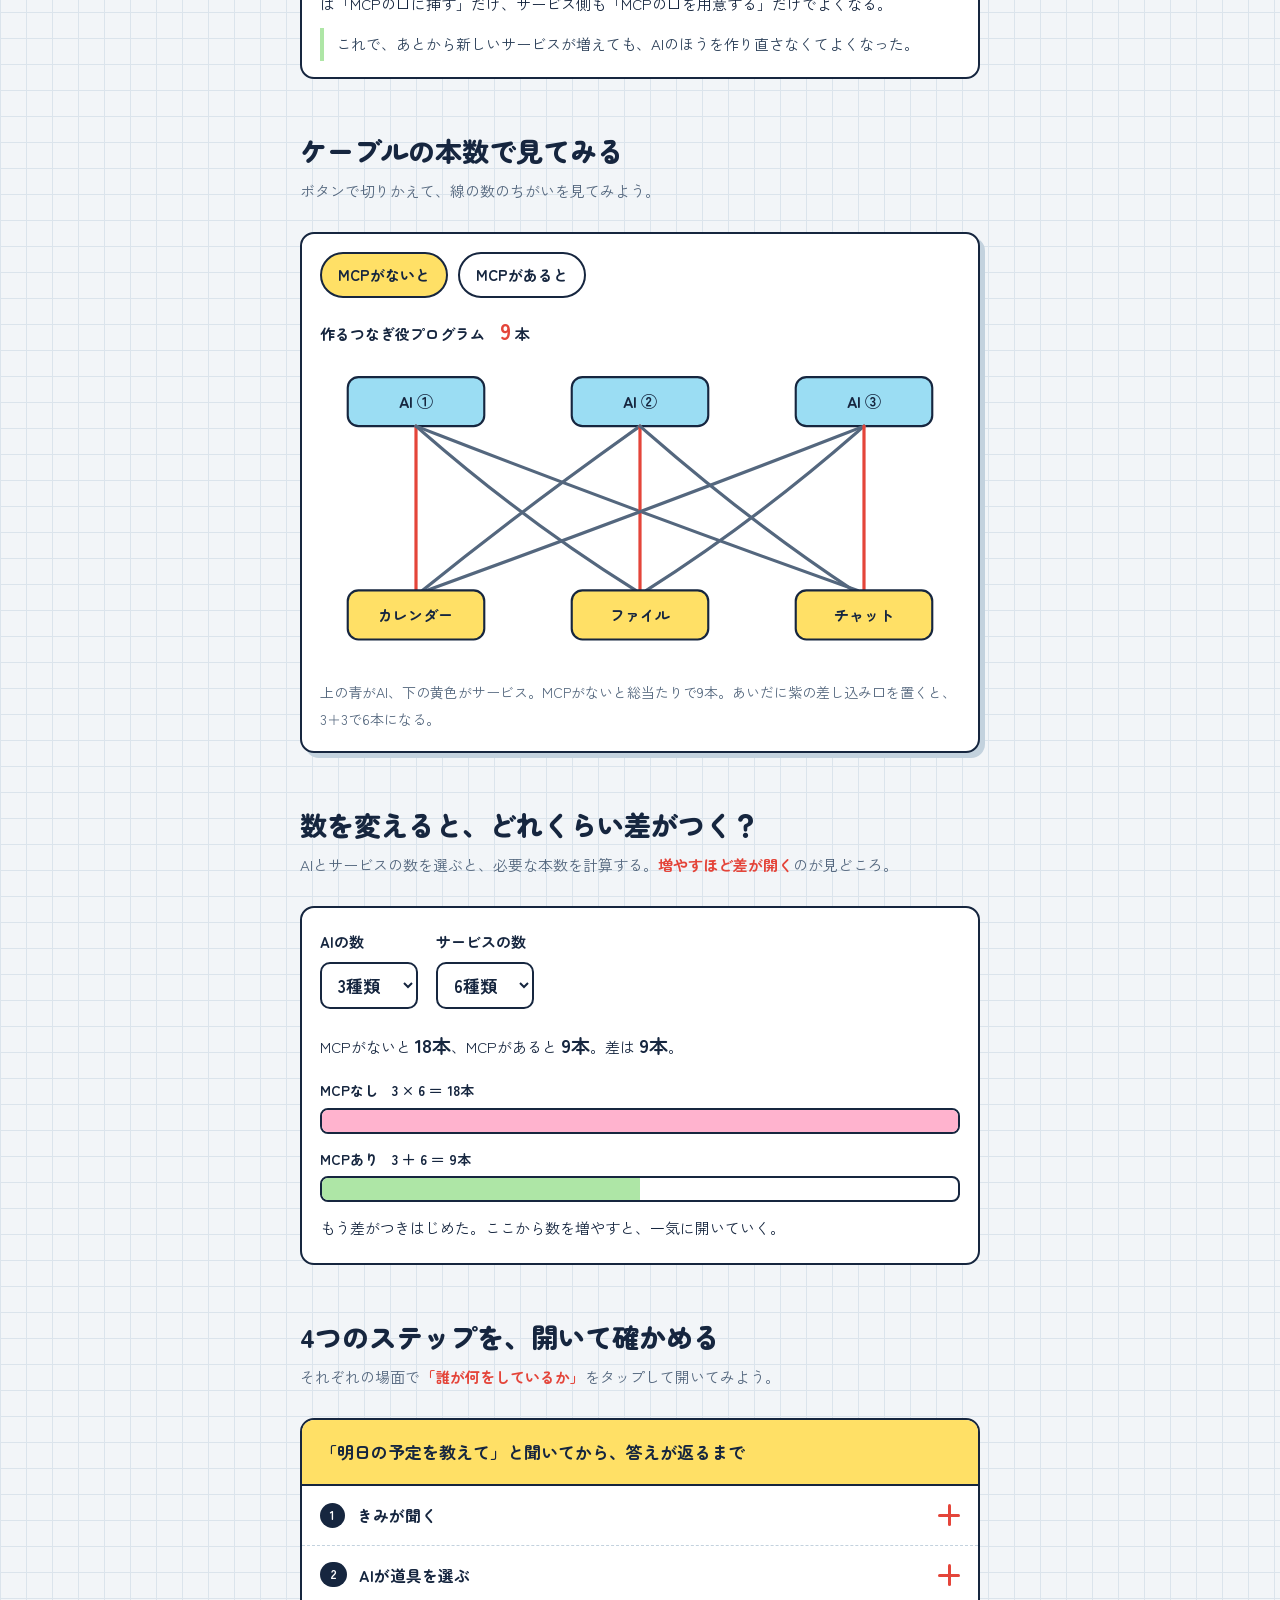
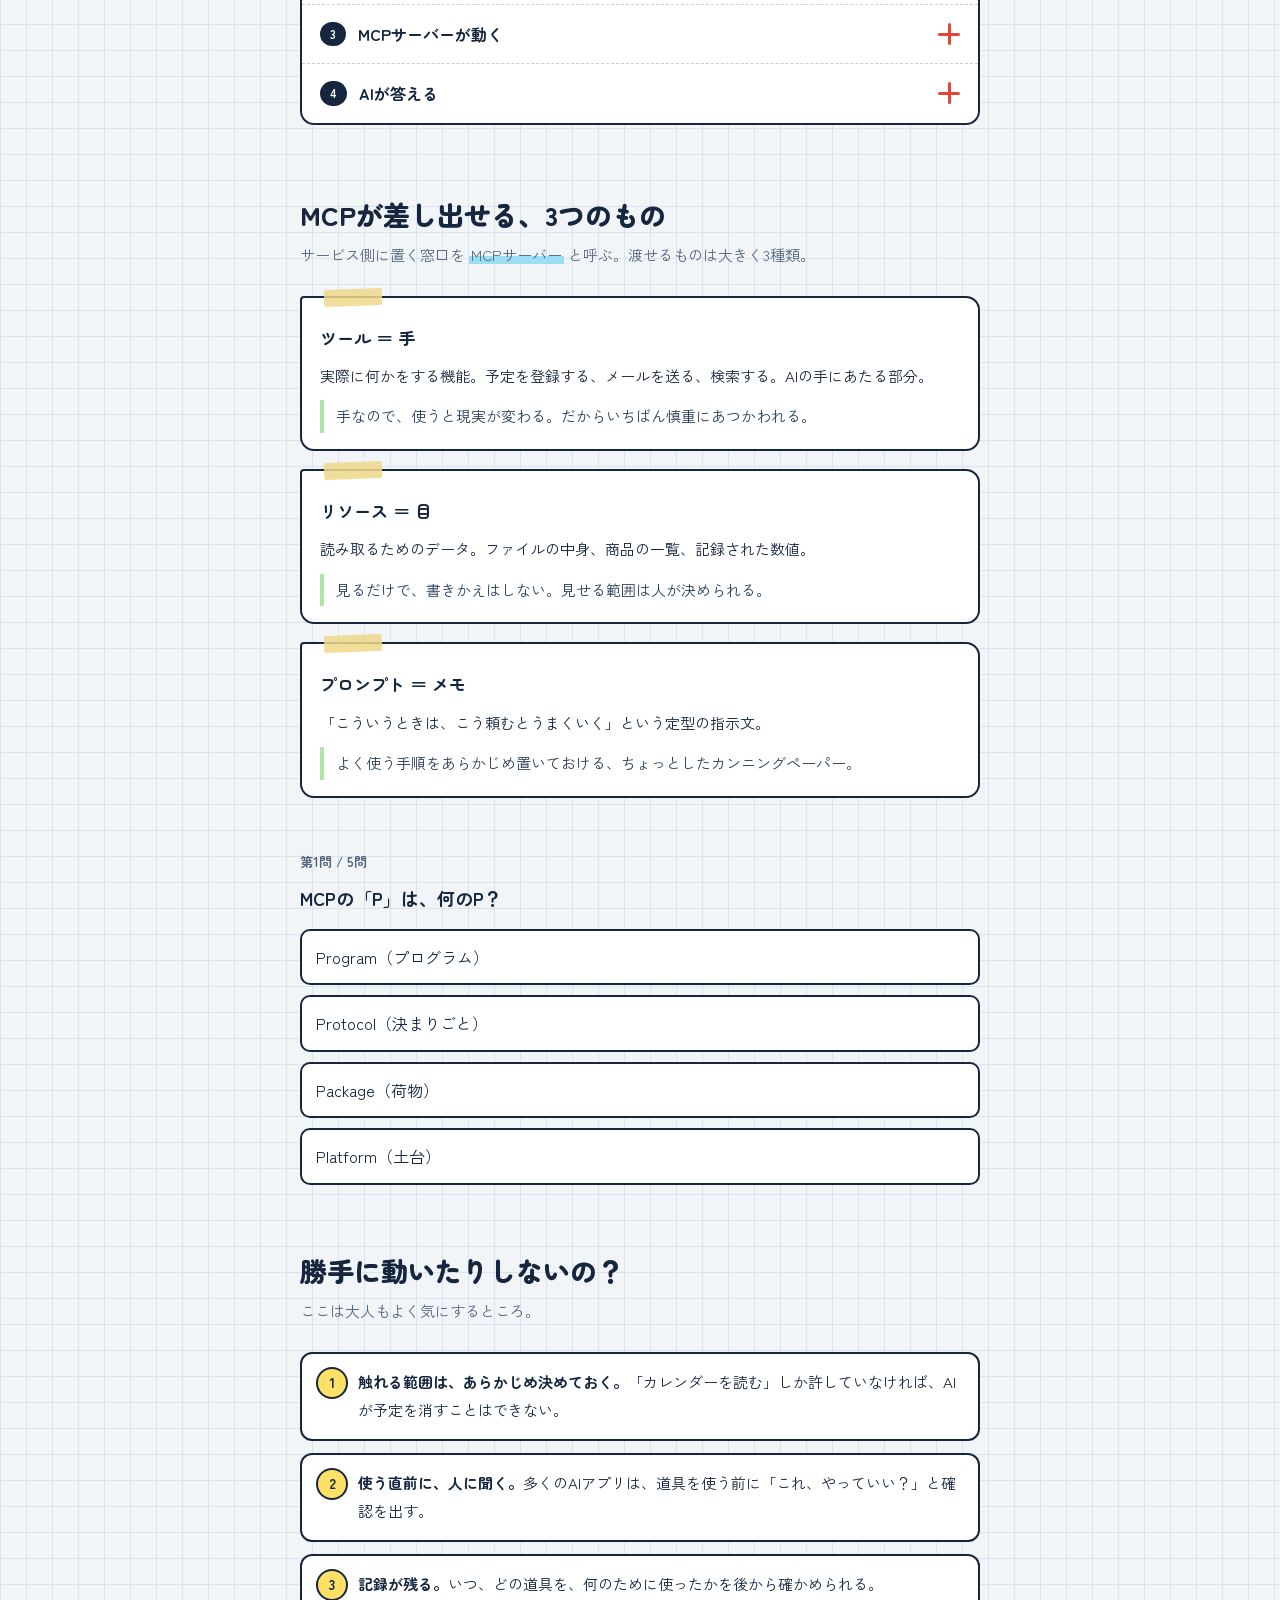
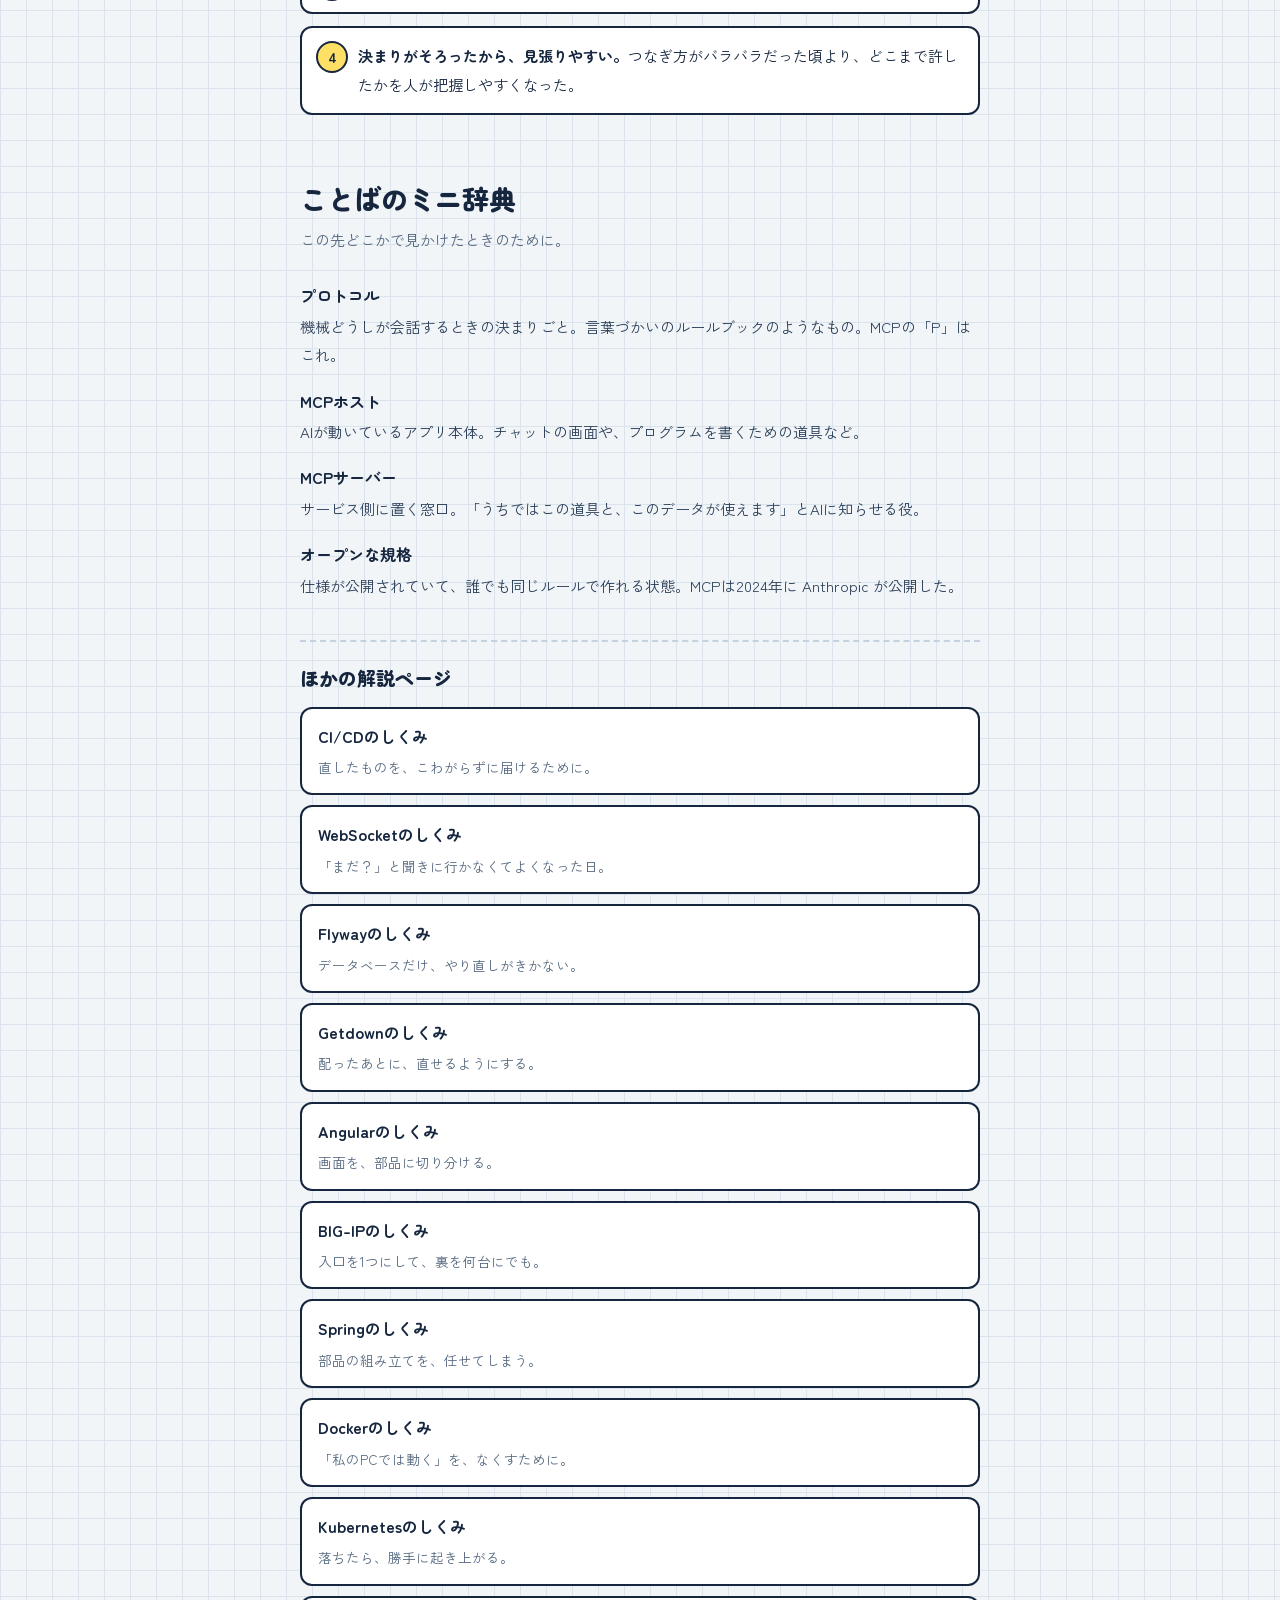
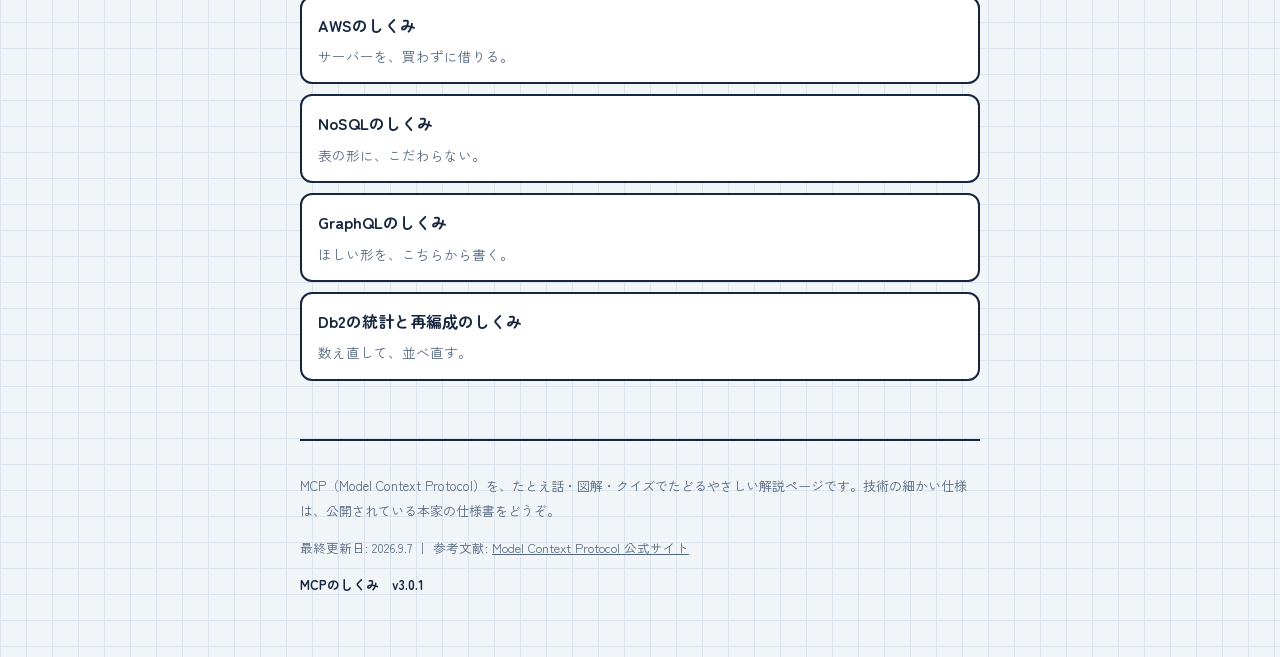
<file: mcp.html>
<!DOCTYPE html>
<html lang="ja">
<head>
<meta charset="utf-8">
<meta name="viewport" content="width=device-width, initial-scale=1">
<title>MCPのしくみ — AIが「外の道具」を借りるための共通ルール</title>
<meta name="description" content="MCP（モデル・コンテキスト・プロトコル）を、身近なたとえ話・図解・クイズでたどる解説ページ。">
<link rel="preconnect" href="https://fonts.googleapis.com">
<link rel="preconnect" href="https://fonts.gstatic.com" crossorigin>
<link href="https://fonts.googleapis.com/css2?family=Zen+Kaku+Gothic+New:wght@400;500;700&family=Zen+Maru+Gothic:wght@500;700;900&display=swap" rel="stylesheet">
<link rel="stylesheet" href="assets/site.css">
</head>
<body>
<div class="wrap">

<header class="topbar">
  <span class="logo">MCPのしくみ</span>
  <span class="ver" id="version">v3.0.1</span>
  <a class="home" href="index.html">← 用語集トップ</a>
</header>

<main>

<div class="hero">
  <h1>AIは、外の道具を<br><span class="mark">借りて</span>動いている。</h1>
  <p>「明日の予定を教えて」と聞くと、AIが答えを返してくる。でもAIは、きみの予定表を最初から知っているわけじゃない。裏側では、道具を借りにいくためのやりとりが起きている。その借り方の決まりごとが <strong>MCP</strong> だ。</p>

  <div class="chain">
    <p class="chain-title">「明日の予定を教えて」と聞いたときの、裏側のバケツリレー——</p>
    <ol>
      <li>
        <span class="node now">きみ<small>質問する</small></span>
        <span class="say">「明日の予定を教えて」</span>
      </li>
      <li class="arrowline">たのむ</li>
      <li>
        <span class="node">AI<small>考える役</small></span>
        <span class="say">カレンダーの道具が使えそうだ、と判断する</span>
      </li>
      <li class="arrowline">道具を借りる</li>
      <li>
        <span class="node hub">MCP<small>共通の差し込み口</small></span>
        <span class="say">どのAIからでも同じ形で頼める窓口</span>
      </li>
      <li class="arrowline">取ってくる</li>
      <li>
        <span class="node">カレンダー<small>本物のデータ</small></span>
        <span class="say">明日の予定がしまってある場所</span>
      </li>
    </ol>
  </div>
  <p class="lead" style="margin-bottom:0">AIが自分でカレンダーを開いているわけじゃない。<span class="pen">お願いを出しているだけ</span>、というのが今日いちばん大事なところ。</p>
</div>

<section id="why">
  <h2>なんで、こんな決まりごとが必要なの？</h2>
  <p class="lead">答えはシンプル。<span class="mark pink">つなぎ方がバラバラで、大変だったから。</span></p>

  <div class="notes">
    <div class="note">
      <h3>むかしの充電ケーブルと同じ話</h3>
      <p>ひと昔前のケータイは、機種ごとに充電の差し込み口の形がちがった。友だちのケーブルは借りられないし、家じゅうにケーブルが増えていった。</p>
      <p class="eg">今は USB Type-C にそろってきて、1本あればだいたい挿さる。MCPは、これをAIの世界でやろうという取り決め。</p>
    </div>

    <div class="note">
      <h3>組み合わせの数が、こわい</h3>
      <p>AIが3種類、つなぎたいサービスが3種類あるとする。決まりがないと、その組み合わせぶんだけ専用のつなぎ役プログラムを作ることになる。3×3で9本。</p>
      <p class="eg">AIが5種類、サービスが10種類になったら50本。作るのも大変だし、直すのはもっと大変になる。</p>
    </div>

    <div class="note">
      <h3>まん中に「共通の口」を置く</h3>
      <p>それぞれが好きな形でつなぐのをやめて、まん中に共通の差し込み口をひとつ用意する。AI側は「MCPの口に挿す」だけ、サービス側も「MCPの口を用意する」だけでよくなる。</p>
      <p class="eg">これで、あとから新しいサービスが増えても、AIのほうを作り直さなくてよくなった。</p>
    </div>
  </div>
</section>

<section id="tangle">
  <h2>ケーブルの本数で見てみる</h2>
  <p class="lead">ボタンで切りかえて、線の数のちがいを見てみよう。</p>

  <div class="board">
    <div class="switch">
      <button type="button" id="btn-before" aria-pressed="true">MCPがないと</button>
      <button type="button" id="btn-after" aria-pressed="false">MCPがあると</button>
    </div>
    <p class="tally">作るつなぎ役プログラム　<b id="tally-num">9</b> 本</p>
    <figure style="margin:0">
      <svg viewBox="0 0 600 290" role="img" aria-label="MCPがない場合はAIとサービスを総当たりでつなぐ9本の線、MCPがある場合は共通の差し込み口を通る6本の線になることを示す図">
        <g font-family="'Zen Maru Gothic',sans-serif">
          <g>
            <rect x="26" y="16" width="128" height="46" rx="10" fill="#9BDDF3" stroke="#16263F" stroke-width="2"/>
            <text x="90" y="45" text-anchor="middle" font-size="15" font-weight="700" fill="#16263F">AI ①</text>
            <rect x="236" y="16" width="128" height="46" rx="10" fill="#9BDDF3" stroke="#16263F" stroke-width="2"/>
            <text x="300" y="45" text-anchor="middle" font-size="15" font-weight="700" fill="#16263F">AI ②</text>
            <rect x="446" y="16" width="128" height="46" rx="10" fill="#9BDDF3" stroke="#16263F" stroke-width="2"/>
            <text x="510" y="45" text-anchor="middle" font-size="15" font-weight="700" fill="#16263F">AI ③</text>
          </g>

          <g id="lines-before" fill="none" stroke-width="3" stroke-linecap="round">
            <path d="M90 62 Q90 150 90 216" stroke="#E4453A"/>
            <path d="M90 62 Q190 150 296 216" stroke="#54677E"/>
            <path d="M90 62 Q290 140 504 216" stroke="#54677E"/>
            <path d="M300 62 Q190 140 96 216" stroke="#54677E"/>
            <path d="M300 62 Q300 150 300 216" stroke="#E4453A"/>
            <path d="M300 62 Q400 150 500 216" stroke="#54677E"/>
            <path d="M510 62 Q310 140 100 216" stroke="#54677E"/>
            <path d="M510 62 Q410 150 306 216" stroke="#54677E"/>
            <path d="M510 62 Q510 150 510 216" stroke="#E4453A"/>
          </g>

          <g id="lines-after" class="hidden">
            <g fill="none" stroke-width="3" stroke-linecap="round" stroke="#16263F">
              <path d="M90 62 Q90 96 234 116"/>
              <path d="M300 62 Q300 90 300 114"/>
              <path d="M510 62 Q510 96 366 116"/>
              <path d="M234 172 Q90 192 90 216"/>
              <path d="M300 174 Q300 196 300 216"/>
              <path d="M366 172 Q510 192 510 216"/>
            </g>
            <rect x="222" y="112" width="156" height="62" rx="12" fill="#D3C4F2" stroke="#16263F" stroke-width="2"/>
            <text x="300" y="140" text-anchor="middle" font-size="16" font-weight="700" fill="#16263F">MCP</text>
            <text x="300" y="160" text-anchor="middle" font-size="12" fill="#16263F" font-family="'Zen Kaku Gothic New',sans-serif">共通の差し込み口</text>
          </g>

          <g>
            <rect x="26" y="216" width="128" height="46" rx="10" fill="#FFE066" stroke="#16263F" stroke-width="2"/>
            <text x="90" y="245" text-anchor="middle" font-size="14" font-weight="700" fill="#16263F">カレンダー</text>
            <rect x="236" y="216" width="128" height="46" rx="10" fill="#FFE066" stroke="#16263F" stroke-width="2"/>
            <text x="300" y="245" text-anchor="middle" font-size="14" font-weight="700" fill="#16263F">ファイル</text>
            <rect x="446" y="216" width="128" height="46" rx="10" fill="#FFE066" stroke="#16263F" stroke-width="2"/>
            <text x="510" y="245" text-anchor="middle" font-size="14" font-weight="700" fill="#16263F">チャット</text>
          </g>
        </g>
      </svg>
      <figcaption>上の青がAI、下の黄色がサービス。MCPがないと総当たりで9本。あいだに紫の差し込み口を置くと、3＋3で6本になる。</figcaption>
    </figure>
  </div>
</section>

<section id="calc">
  <h2>数を変えると、どれくらい差がつく？</h2>
  <p class="lead">AIとサービスの数を選ぶと、必要な本数を計算する。<span class="pen">増やすほど差が開く</span>のが見どころ。</p>
  <div class="calcbox">
    <div class="calcrow">
      <div>
        <label for="ai-n">AIの数</label>
        <select id="ai-n"></select>
      </div>
      <div>
        <label for="svc-n">サービスの数</label>
        <select id="svc-n"></select>
      </div>
    </div>
    <div class="result" id="calc-result"></div>
  </div>
</section>

<section id="flow">
  <h2>4つのステップを、開いて確かめる</h2>
  <p class="lead">それぞれの場面で<span class="pen">「誰が何をしているか」</span>をタップして開いてみよう。</p>

  <div class="tree">
    <h3>「明日の予定を教えて」と聞いてから、答えが返るまで</h3>
    <div class="step-list" id="tree-flow"></div>
  </div>
</section>

<section id="three">
  <h2>MCPが差し出せる、3つのもの</h2>
  <p class="lead">サービス側に置く窓口を <span class="mark cyan">MCPサーバー</span> と呼ぶ。渡せるものは大きく3種類。</p>
  <div class="notes">
    <div class="note">
      <h3>ツール ＝ 手</h3>
      <p>実際に何かをする機能。予定を登録する、メールを送る、検索する。AIの手にあたる部分。</p>
      <p class="eg">手なので、使うと現実が変わる。だからいちばん慎重にあつかわれる。</p>
    </div>
    <div class="note">
      <h3>リソース ＝ 目</h3>
      <p>読み取るためのデータ。ファイルの中身、商品の一覧、記録された数値。</p>
      <p class="eg">見るだけで、書きかえはしない。見せる範囲は人が決められる。</p>
    </div>
    <div class="note">
      <h3>プロンプト ＝ メモ</h3>
      <p>「こういうときは、こう頼むとうまくいく」という定型の指示文。</p>
      <p class="eg">よく使う手順をあらかじめ置いておける、ちょっとしたカンニングペーパー。</p>
    </div>
  </div>
</section>

<section id="quiz">
  <h2>クイズ：きみは何問わかる？</h2>
  <p class="lead">全5問。まちがえても大丈夫、答えのほうが面白い。</p>
  <div class="quiz" id="quiz"></div>
</section>

<section id="safe">
  <h2>勝手に動いたりしないの？</h2>
  <p class="lead">ここは大人もよく気にするところ。</p>
  <ol class="steps">
    <li><b>触れる範囲は、あらかじめ決めておく。</b>「カレンダーを読む」しか許していなければ、AIが予定を消すことはできない。</li>
    <li><b>使う直前に、人に聞く。</b>多くのAIアプリは、道具を使う前に「これ、やっていい？」と確認を出す。</li>
    <li><b>記録が残る。</b>いつ、どの道具を、何のために使ったかを後から確かめられる。</li>
    <li><b>決まりがそろったから、見張りやすい。</b>つなぎ方がバラバラだった頃より、どこまで許したかを人が把握しやすくなった。</li>
  </ol>
</section>

<section id="words">
  <h2>ことばのミニ辞典</h2>
  <p class="lead">この先どこかで見かけたときのために。</p>
  <dl class="words">
    <dt>プロトコル</dt>
    <dd>機械どうしが会話するときの決まりごと。言葉づかいのルールブックのようなもの。MCPの「P」はこれ。</dd>
    <dt>MCPホスト</dt>
    <dd>AIが動いているアプリ本体。チャットの画面や、プログラムを書くための道具など。</dd>
    <dt>MCPサーバー</dt>
    <dd>サービス側に置く窓口。「うちではこの道具と、このデータが使えます」とAIに知らせる役。</dd>
    <dt>オープンな規格</dt>
    <dd>仕様が公開されていて、誰でも同じルールで作れる状態。MCPは2024年に Anthropic が公開した。</dd>
  </dl>
</section>

<section class="sibling">
  <h2>ほかの解説ページ</h2>
  <ul>
    <li><a href="cicd.html"><b>CI/CDのしくみ</b><span>直したものを、こわがらずに届けるために。</span></a></li>
    <li><a href="websocket.html"><b>WebSocketのしくみ</b><span>「まだ？」と聞きに行かなくてよくなった日。</span></a></li>
    <li><a href="flyway.html"><b>Flywayのしくみ</b><span>データベースだけ、やり直しがきかない。</span></a></li>
    <li><a href="getdown.html"><b>Getdownのしくみ</b><span>配ったあとに、直せるようにする。</span></a></li>
    <li><a href="angular.html"><b>Angularのしくみ</b><span>画面を、部品に切り分ける。</span></a></li>
    <li><a href="bigip.html"><b>BIG-IPのしくみ</b><span>入口を1つにして、裏を何台にでも。</span></a></li>
    <li><a href="spring.html"><b>Springのしくみ</b><span>部品の組み立てを、任せてしまう。</span></a></li>
    <li><a href="docker.html"><b>Dockerのしくみ</b><span>「私のPCでは動く」を、なくすために。</span></a></li>
    <li><a href="kubernetes.html"><b>Kubernetesのしくみ</b><span>落ちたら、勝手に起き上がる。</span></a></li>
    <li><a href="aws.html"><b>AWSのしくみ</b><span>サーバーを、買わずに借りる。</span></a></li>
    <li><a href="nosql.html"><b>NoSQLのしくみ</b><span>表の形に、こだわらない。</span></a></li>
    <li><a href="graphql.html"><b>GraphQLのしくみ</b><span>ほしい形を、こちらから書く。</span></a></li>
    <li><a href="db2.html"><b>Db2の統計と再編成のしくみ</b><span>数え直して、並べ直す。</span></a></li>
  </ul>
</section>

</main>

<footer>
  <p>MCP（Model Context Protocol）を、たとえ話・図解・クイズでたどるやさしい解説ページです。技術の細かい仕様は、公開されている本家の仕様書をどうぞ。</p>
  <p class="footmeta">最終更新日: 2026.9.7 ｜ 参考文献: <a href="https://modelcontextprotocol.io/" target="_blank" rel="noopener">Model Context Protocol 公式サイト</a></p>
  <p class="footver">MCPのしくみ　v3.0.1</p>
</footer>

</div>

<script>
"use strict";
var APP_VERSION = "3.0.1";

/* ============ ケーブル切りかえ ============ */
function initSwitch(){
  var before = document.getElementById("lines-before");
  var after  = document.getElementById("lines-after");
  var bBtn   = document.getElementById("btn-before");
  var aBtn   = document.getElementById("btn-after");
  var num    = document.getElementById("tally-num");
  if(!before || !after) return;

  function show(isBefore){
    before.classList.toggle("hidden", !isBefore);
    after.classList.toggle("hidden", isBefore);
    bBtn.setAttribute("aria-pressed", isBefore ? "true" : "false");
    aBtn.setAttribute("aria-pressed", isBefore ? "false" : "true");
    num.textContent = isBefore ? "9" : "6";
  }
  bBtn.addEventListener("click", function(){ show(true); });
  aBtn.addEventListener("click", function(){ show(false); });
}

/* ============ 本数の計算 ============ */
function initCalc(){
  var ai = document.getElementById("ai-n");
  var svc = document.getElementById("svc-n");
  var res = document.getElementById("calc-result");
  if(!ai || !svc || !res) return;

  for(var i = 1; i <= 12; i++){
    var a = document.createElement("option");
    a.value = String(i); a.textContent = i + "種類";
    if(i === 3) a.selected = true;
    ai.appendChild(a);

    var b = document.createElement("option");
    b.value = String(i); b.textContent = i + "種類";
    if(i === 6) b.selected = true;
    svc.appendChild(b);
  }

  function update(){
    var m = parseInt(ai.value, 10);
    var n = parseInt(svc.value, 10);
    var without = m * n;
    var with_ = m + n;
    var max = Math.max(without, with_, 1);
    var diff = without - with_;

    var html = '<p class="rline">MCPがないと <strong>' + without + '本</strong>、MCPがあると <strong>' +
               with_ + '本</strong>。差は <strong>' + diff + '本</strong>。</p>';

    html += '<div class="bars">';
    html += '<div><p class="bar-label">MCPなし　' + m + ' × ' + n + ' ＝ ' + without + '本</p>' +
            '<div class="bar"><span style="width:' + (without / max * 100) + '%"></span></div></div>';
    html += '<div><p class="bar-label">MCPあり　' + m + ' ＋ ' + n + ' ＝ ' + with_ + '本</p>' +
            '<div class="bar good"><span style="width:' + (with_ / max * 100) + '%"></span></div></div>';
    html += '</div>';

    if(diff <= 0){
      html += '<p class="rline" style="margin:0">数が少ないうちは、あまり差が出ない。むしろ決まりごとを覚えるぶん面倒なくらい。</p>';
    } else if(diff < 20){
      html += '<p class="rline" style="margin:0">もう差がつきはじめた。ここから数を増やすと、一気に開いていく。</p>';
    } else {
      html += '<p class="rline" style="margin:0">かけ算とたし算の差。作る人が何人いても、' + without + '本は現実的じゃない。</p>';
    }

    res.innerHTML = html;
  }

  ai.addEventListener("change", update);
  svc.addEventListener("change", update);
  update();
}

/* ============ 4ステップ ============ */
var FLOW = [
  {y:"1", n:"きみが聞く", t:"AIは、きみの予定表の中身を<b>ひとつも知らない</b>。学習したときの知識しか持っていない。", f:"「明日の予定を教えて」と打ち込む。ここからAIの仕事が始まる。"},
  {y:"2", n:"AIが道具を選ぶ", t:"やりたいことはわかったが、<b>データがどこにあるかわからない</b>。", f:"つながっている窓口の一覧を見て、「カレンダーの道具が使えそうだ」と判断する。ここは考える役。"},
  {y:"3", n:"MCPサーバーが動く", t:"AI本体には、カレンダーを直接開く力は<b>ない</b>。", f:"選ばれたMCPサーバーが、実際にカレンダーへ問い合わせて明日の予定を取ってくる。ここが手足の役。"},
  {y:"4", n:"AIが答える", t:"返ってきたのは、人間には読みにくい生のデータ。", f:"それをAIが日本語の文章に整えて、きみに見せる。「明日は9時から練習だよ」。"}
];

function buildFlow(){
  var host = document.getElementById("tree-flow");
  if(!host) return;
  FLOW.forEach(function(s, i){
    var wrap = document.createElement("div");
    wrap.className = "step";
    wrap.setAttribute("aria-expanded","false");

    var btnId = "flow-btn-" + i;
    var panId = "flow-pan-" + i;

    var btn = document.createElement("button");
    btn.type = "button";
    btn.id = btnId;
    btn.setAttribute("aria-controls", panId);
    btn.setAttribute("aria-expanded","false");
    btn.innerHTML = '<span class="yr">' + s.y + '</span><span class="nm">' + s.n +
                    '</span><span class="plus" aria-hidden="true"></span>';

    var pan = document.createElement("div");
    pan.className = "detail";
    pan.id = panId;
    pan.hidden = true;
    pan.setAttribute("role","region");
    pan.setAttribute("aria-labelledby", btnId);
    pan.innerHTML = '<p class="trouble">😖 このときの困りごと：' + s.t + '</p>' +
                    '<p class="fix">💡 やっていること：' + s.f + '</p>';

    btn.addEventListener("click", function(){
      var open = pan.hidden;
      pan.hidden = !open;
      btn.setAttribute("aria-expanded", open ? "true" : "false");
      wrap.setAttribute("aria-expanded", open ? "true" : "false");
    });

    wrap.appendChild(btn);
    wrap.appendChild(pan);
    host.appendChild(wrap);
  });
}

/* ============ クイズ ============ */
var QUIZ = [
  {
    q:"MCPの「P」は、何のP？",
    c:["Program（プログラム）","Protocol（決まりごと）","Package（荷物）","Platform（土台）"],
    a:1,
    e:"Model Context Protocol の頭文字。プロトコルは「機械どうしの話し方の決まりごと」。新しい機能そのものではなく、つなぎ方のルールだ、というのがMCPの正体。"
  },
  {
    q:"AIに予定を聞いたとき、実際にカレンダーへ問い合わせているのは誰？",
    c:["AI本体","MCPサーバー","きみのスマホ","カレンダーを作った会社の人"],
    a:1,
    e:"AIは「これを取ってきて」とお願いするだけ。実際に取りにいくのはMCPサーバーのほう。AIが自分で何でもできるわけではない、というのが大事なところ。"
  },
  {
    q:"AIが4種類、サービスが5種類。MCPがないと、つなぎ役プログラムは何本必要？",
    c:["9本","20本","5本","1本"],
    a:1,
    e:"4×5で20本。組み合わせの数だけ必要になる。MCPがあれば4＋5で9本ですむ。数が増えるほど、かけ算とたし算の差が効いてくる。"
  },
  {
    q:"MCPサーバーが差し出すものに、当てはまらないのはどれ？",
    c:["ツール（何かをする機能）","リソース（読み取るデータ）","プロンプト（定型の指示文）","AIの頭のよさ"],
    a:3,
    e:"MCPは、AIを賢くする仕組みではない。あくまで「外の道具とデータへの通り道」。AI自身の能力は、また別の話。"
  },
  {
    q:"MCPがそろって、いちばん助かったのはどんなとき？",
    c:["新しいサービスが増えたとき","AIが計算をまちがえたとき","スマホの電池が減ったとき","文章が長すぎたとき"],
    a:0,
    e:"サービス側がMCPの窓口をひとつ用意すれば、どのAIからでも使ってもらえる。AI側を作り直さなくていいので、新しい道具がどんどん増やせるようになった。"
  }
];

var qIndex = 0, qScore = 0;

function renderQuiz(){
  var host = document.getElementById("quiz");
  if(!host) return;

  if(qIndex >= QUIZ.length){
    var msg = qScore === 5 ? "全問正解。もう人に説明できるレベル。"
            : qScore >= 3 ? "いい線いってる。まちがえた問題ほど、覚えて帰れる。"
            : "ここからが面白いところ。上の4ステップをもう一度ひらいてみよう。";
    host.innerHTML = '<p class="score">結果：' + qScore + ' / ' + QUIZ.length + ' 問正解</p>' +
                     '<p style="margin:0 0 14px">' + msg + '</p>' +
                     '<button class="qnext" type="button" id="again">もう一度やる</button>';
    document.getElementById("again").addEventListener("click", function(){
      qIndex = 0; qScore = 0; renderQuiz();
    });
    return;
  }

  var item = QUIZ[qIndex];
  var html = '<div class="qhead"><span class="qcount">第' + (qIndex+1) + '問 / ' + QUIZ.length + '問</span></div>' +
             '<p class="qtext">' + item.q + '</p><div class="choices">';
  item.c.forEach(function(text, i){
    html += '<button class="choice" type="button" data-i="' + i + '">' + text + '</button>';
  });
  html += '</div><div class="answer" id="answer" hidden></div>';
  host.innerHTML = html;

  var buttons = host.querySelectorAll(".choice");
  Array.prototype.forEach.call(buttons, function(b){
    b.addEventListener("click", function(){
      var picked = parseInt(b.dataset.i, 10);
      var ok = picked === item.a;
      if(ok) qScore++;

      Array.prototype.forEach.call(buttons, function(x, i){
        x.disabled = true;
        if(i === item.a) x.classList.add("correct");
        else if(i === picked) x.classList.add("wrong");
      });

      var ans = document.getElementById("answer");
      ans.hidden = false;
      ans.innerHTML = '<span class="verdict ' + (ok ? "ok" : "ng") + '">' +
                      (ok ? "正解！" : "残念、正解は「" + item.c[item.a] + "」") + '</span>' +
                      item.e +
                      '<div><button class="qnext" type="button" id="next">' +
                      (qIndex === QUIZ.length - 1 ? "結果を見る" : "次の問題へ") + '</button></div>';
      document.getElementById("next").addEventListener("click", function(){
        qIndex++; renderQuiz();
      });
      document.getElementById("next").focus();
    });
  });
}

document.addEventListener("DOMContentLoaded", function(){
  document.getElementById("version").textContent = "v" + APP_VERSION;
  initSwitch();
  initCalc();
  buildFlow();
  renderQuiz();
});
</script>
</body>
</html>
</file>
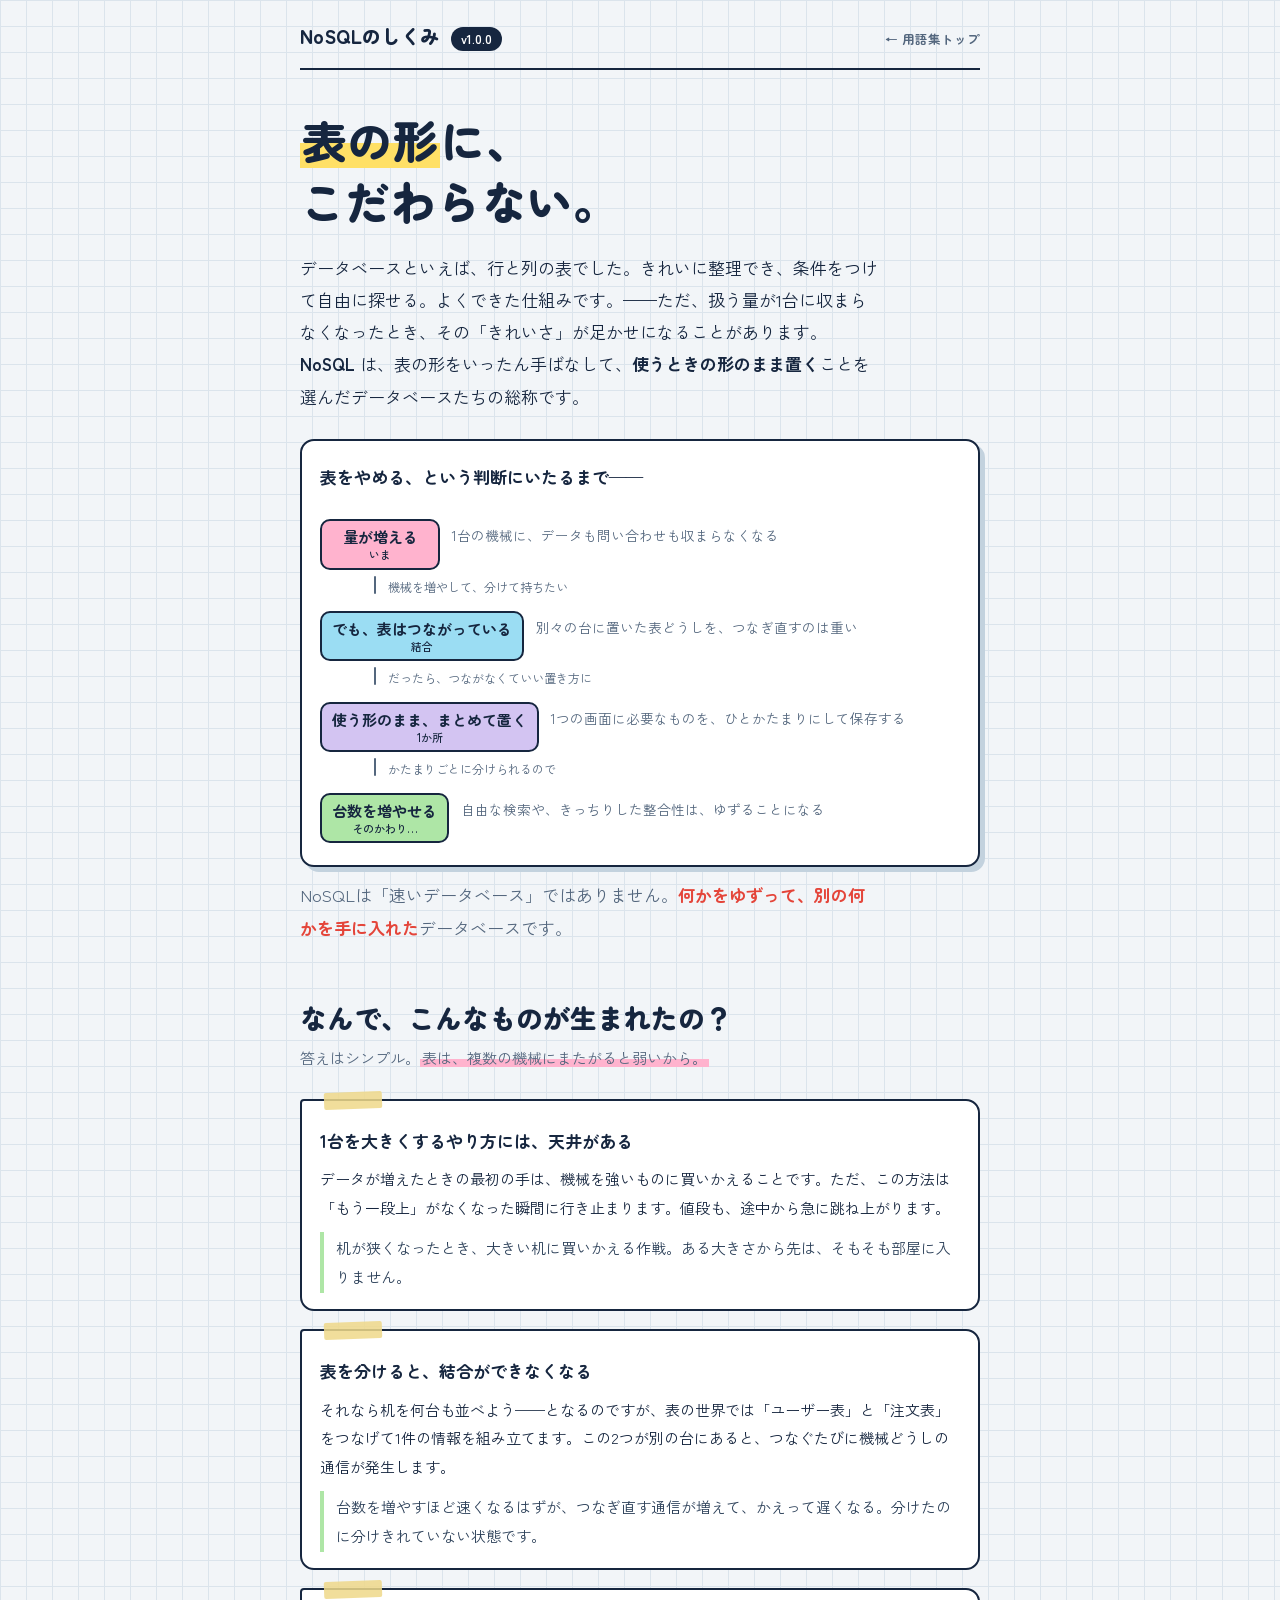
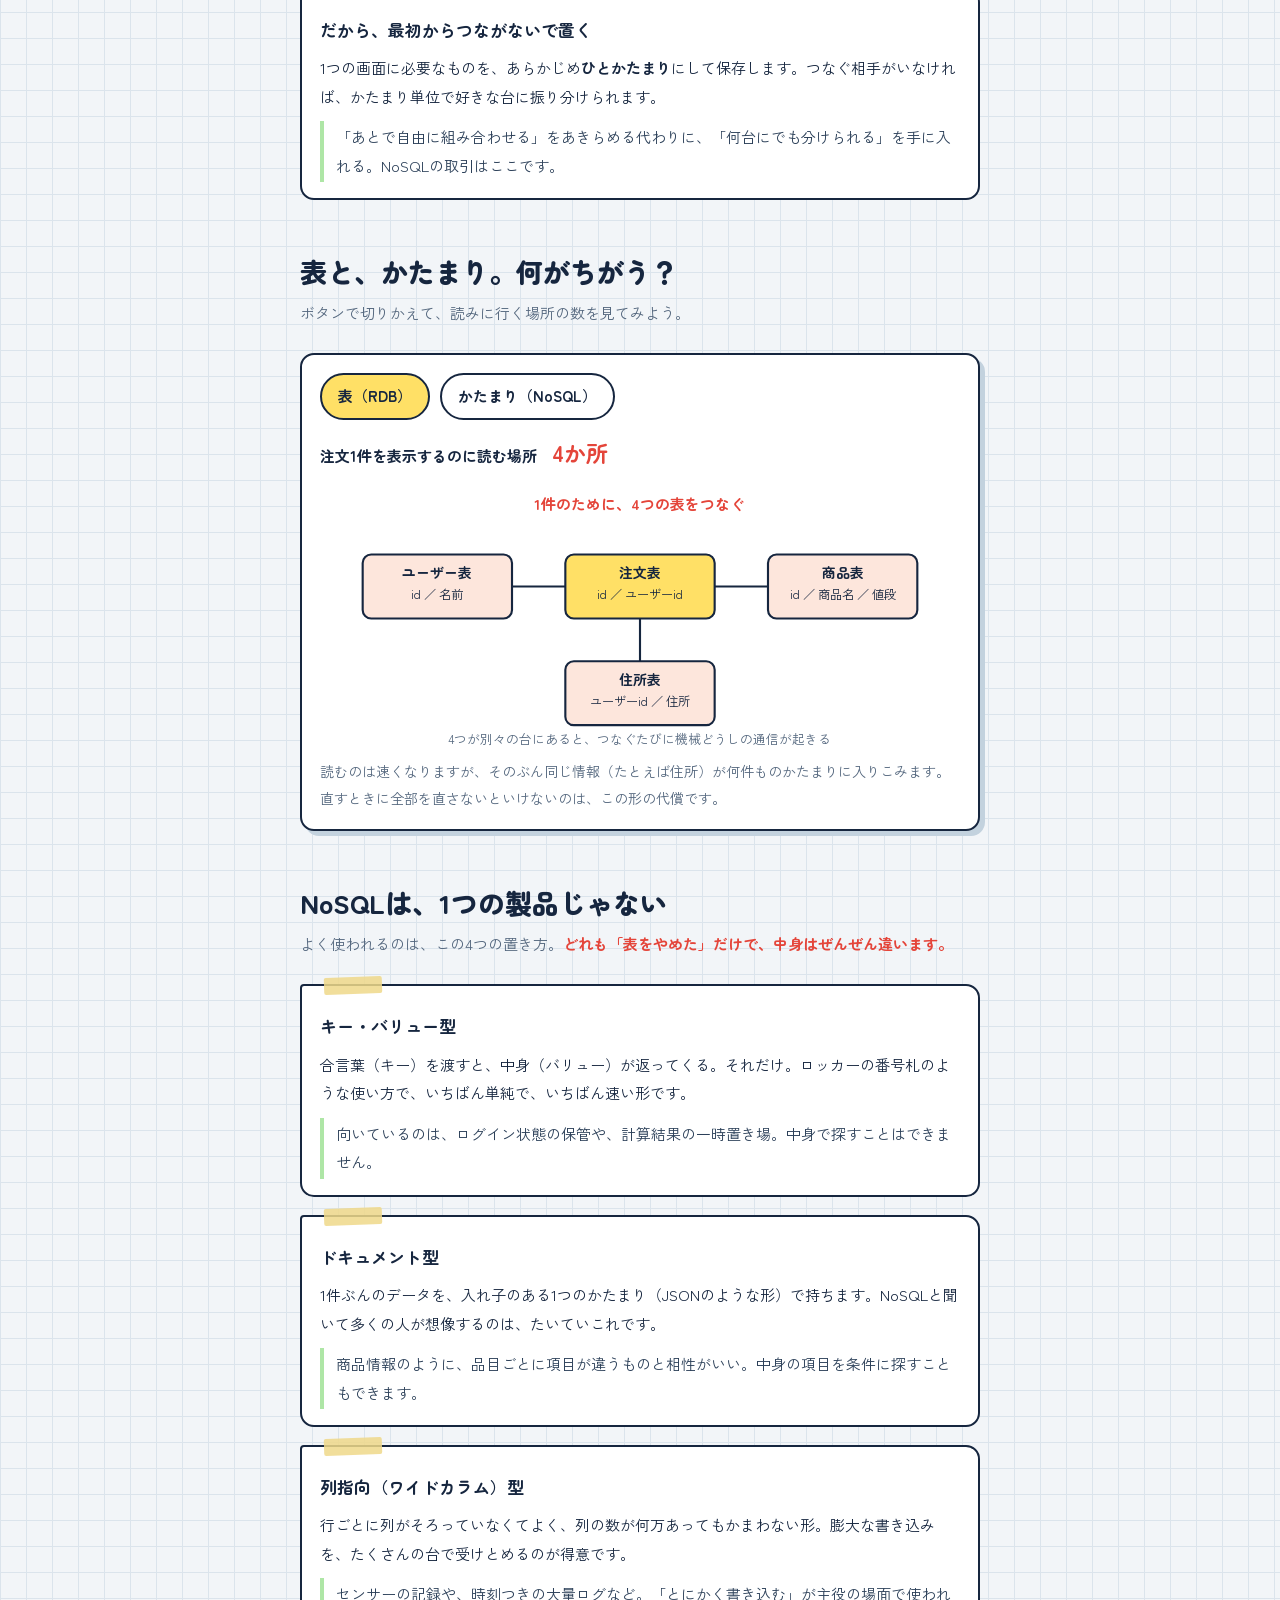
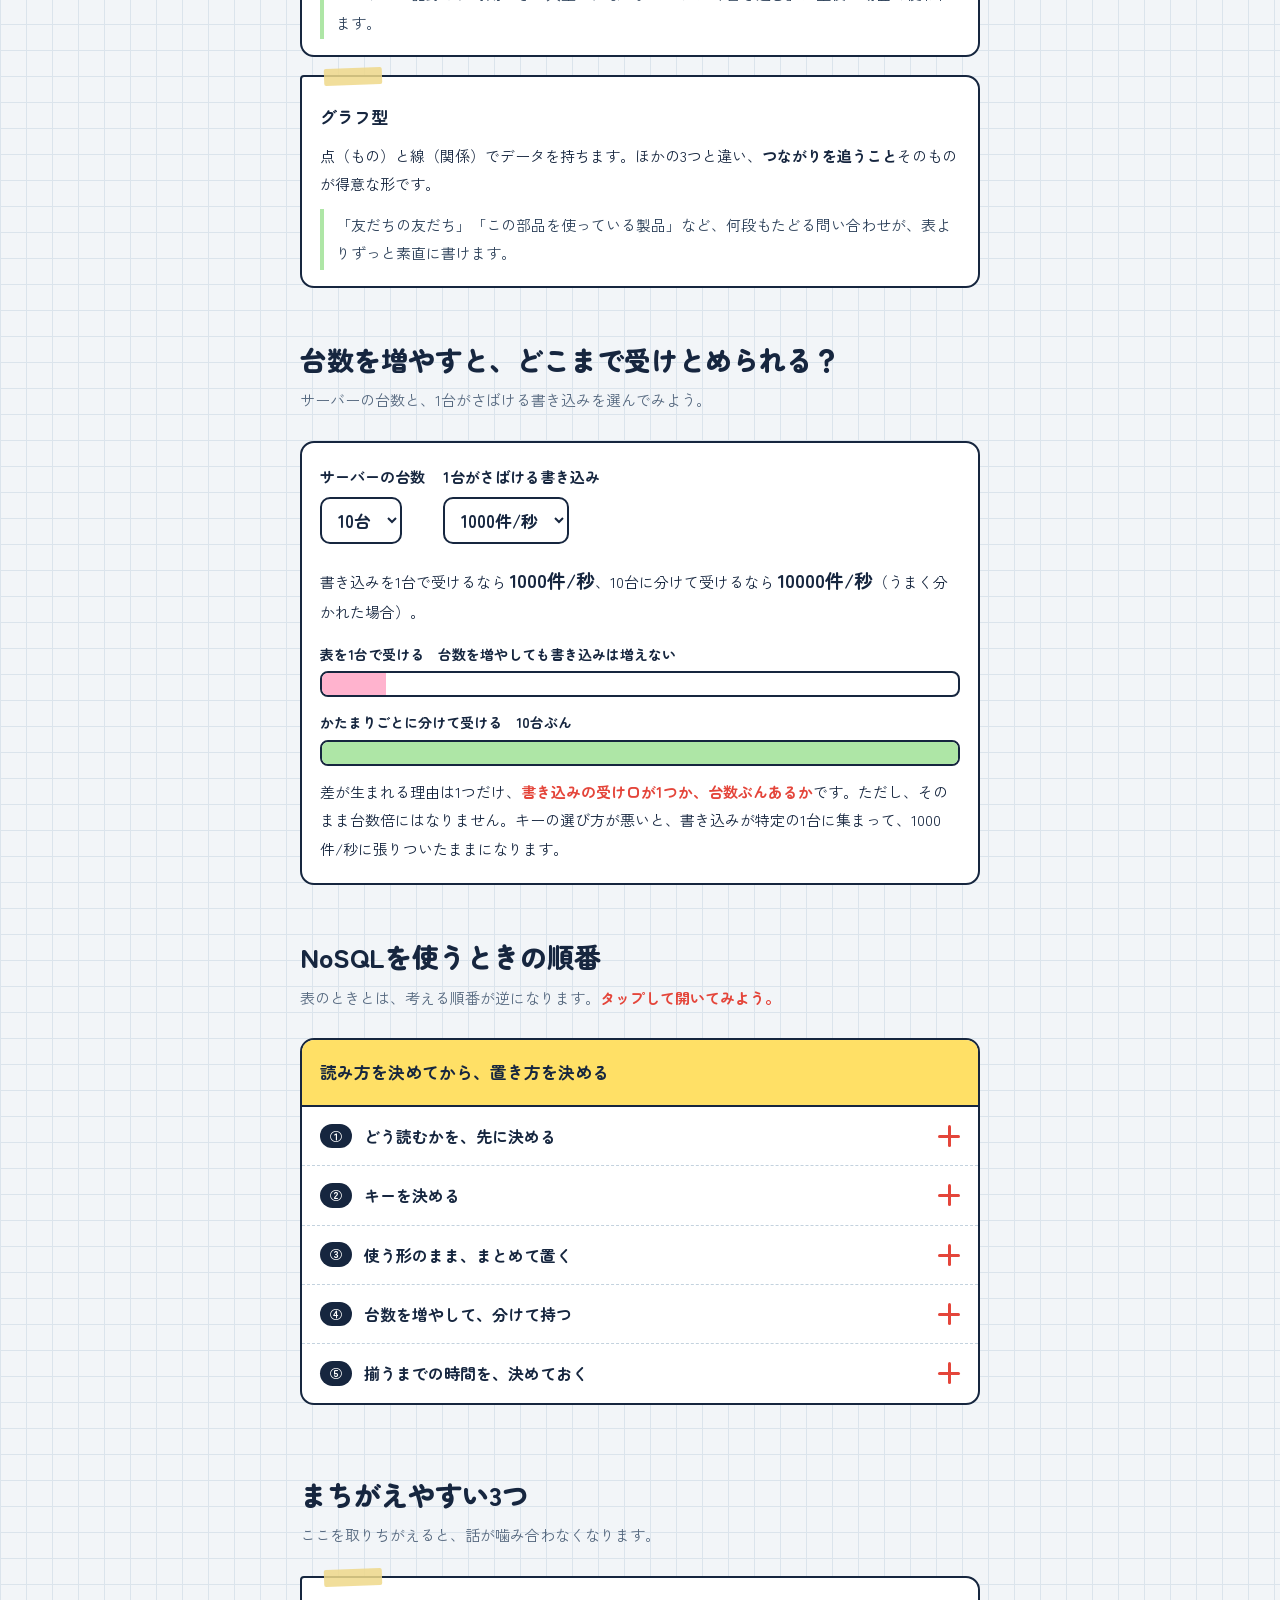
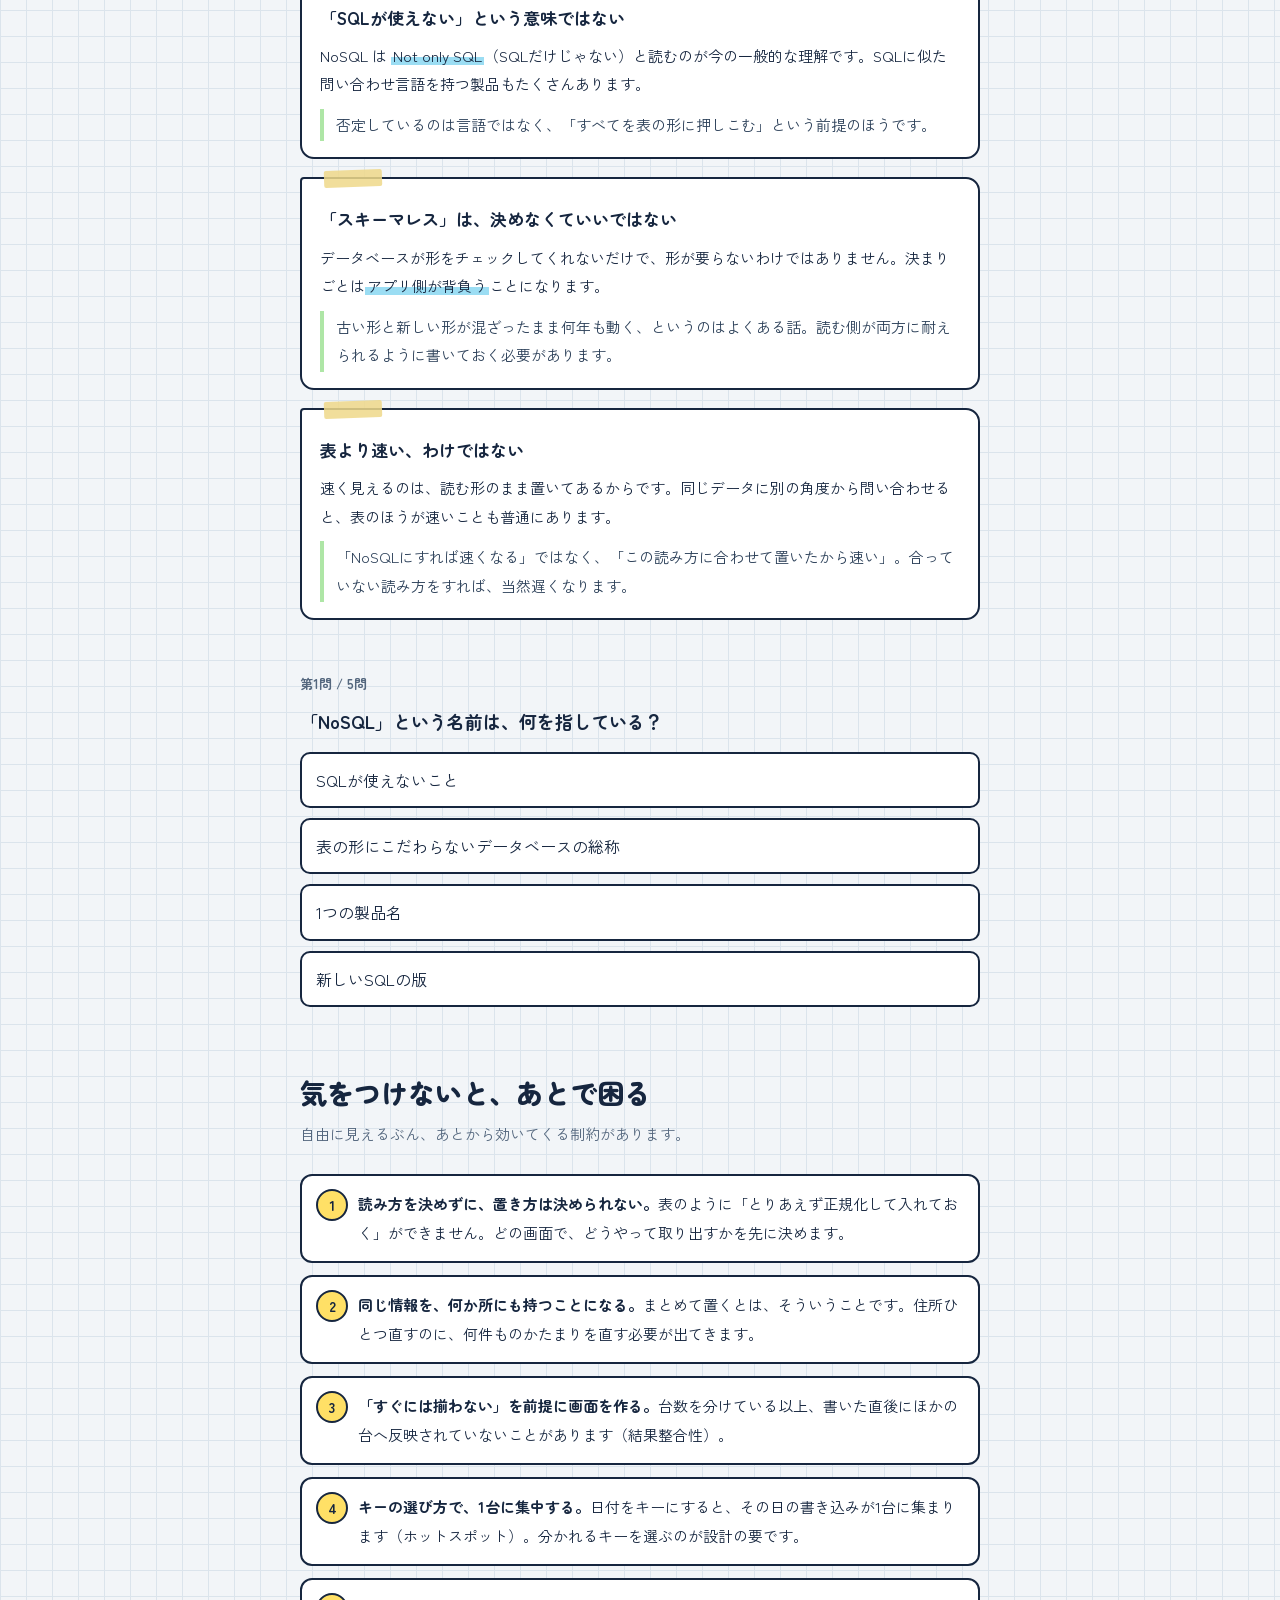
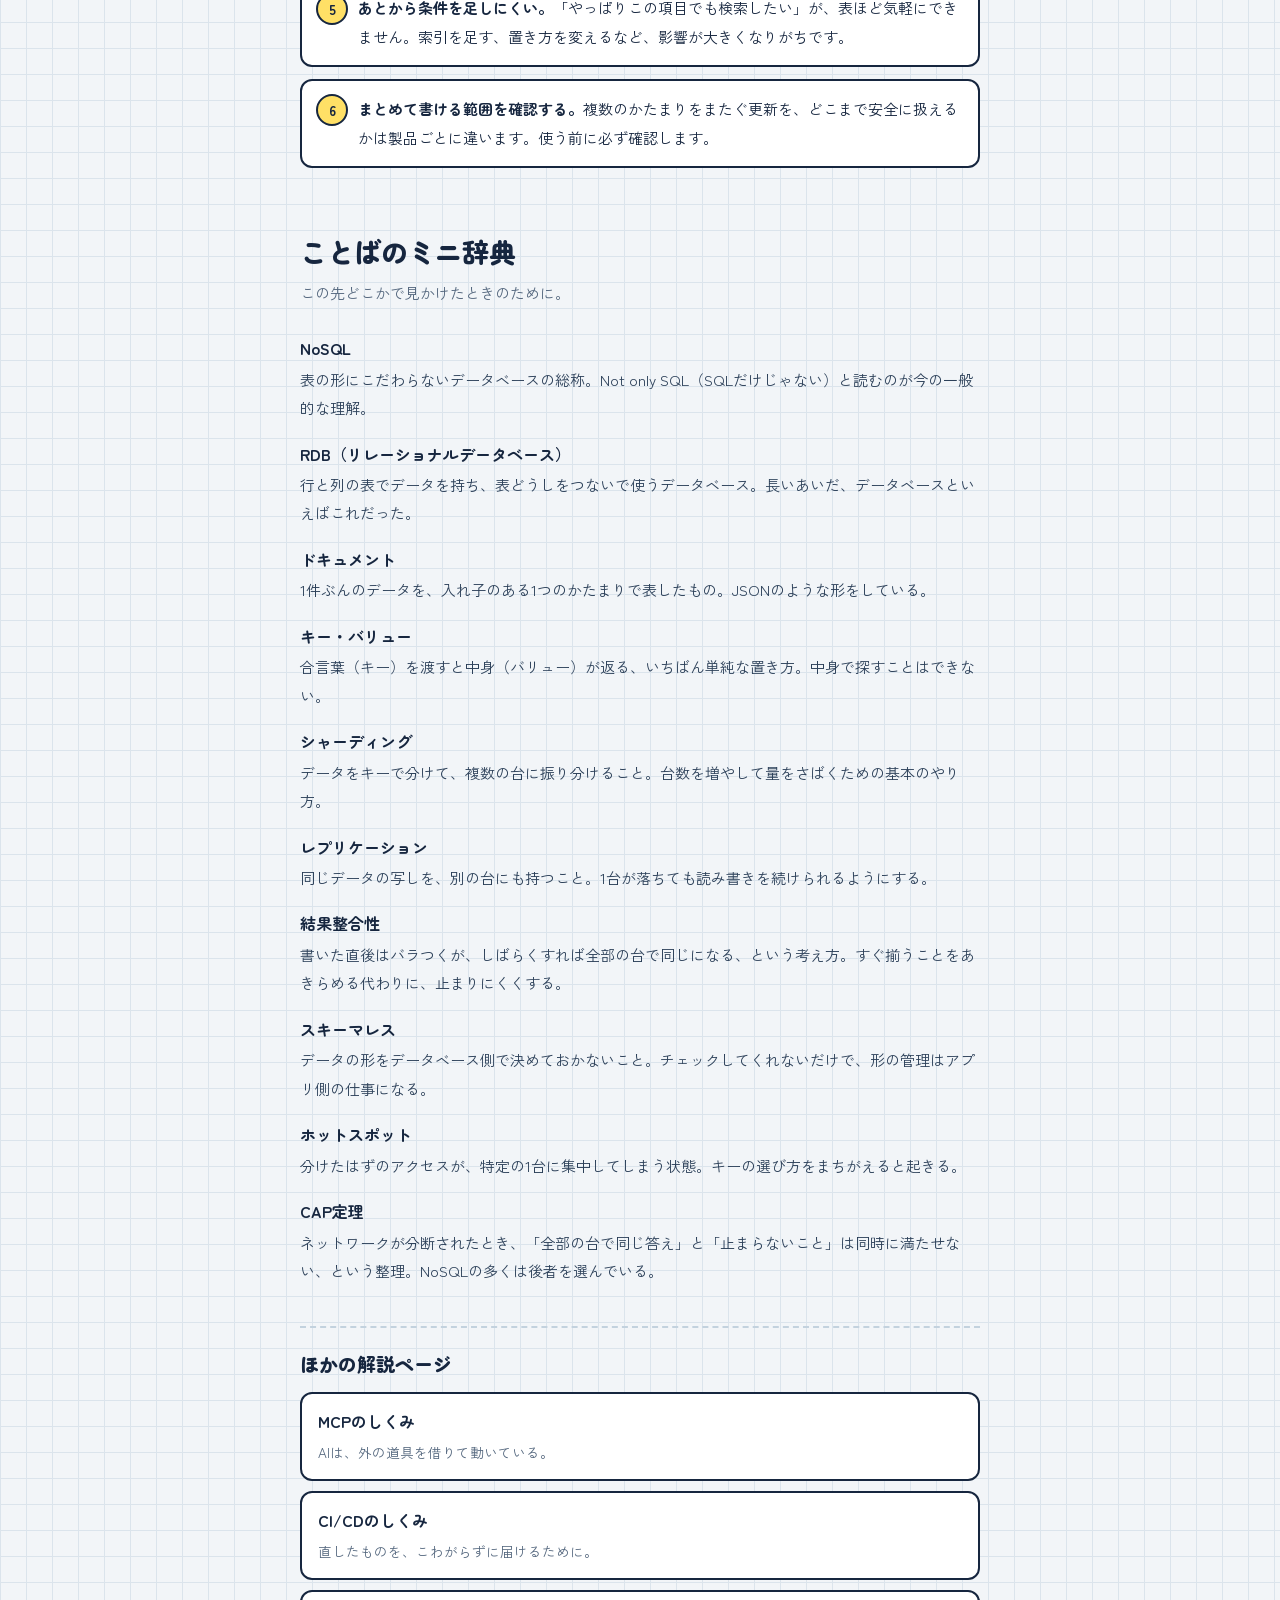
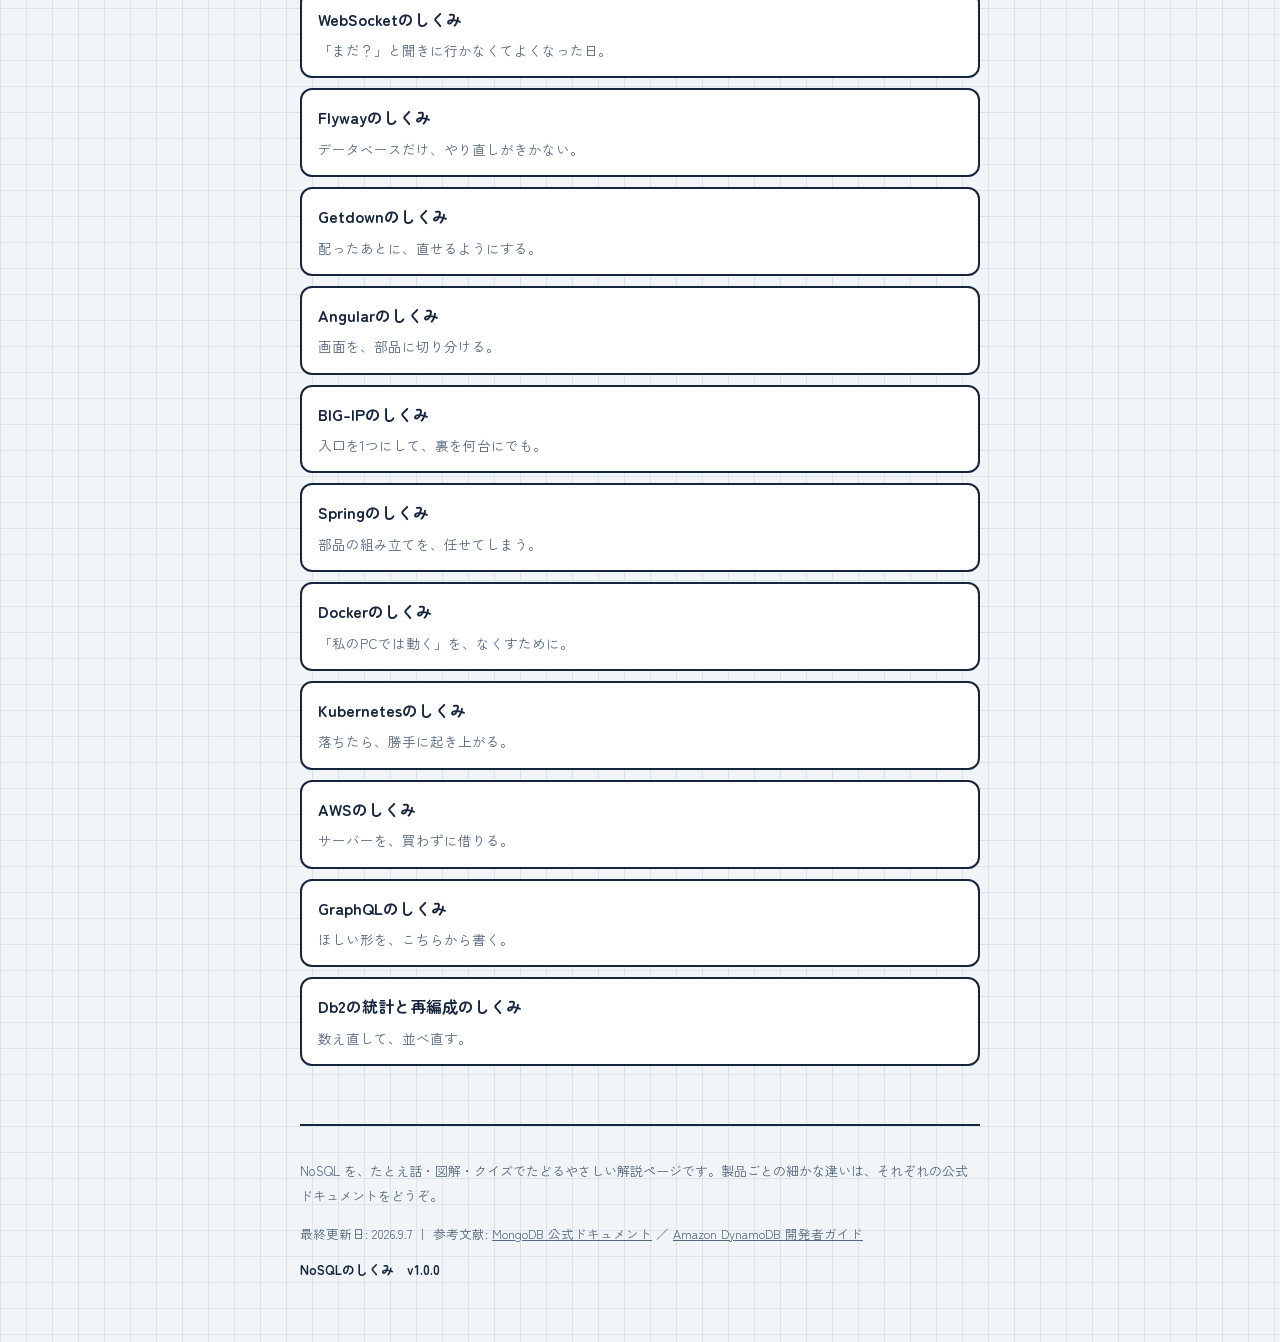
<file: nosql.html>
<!DOCTYPE html>
<html lang="ja">
<head>
<meta charset="utf-8">
<meta name="viewport" content="width=device-width, initial-scale=1">
<title>NoSQLのしくみ — 表の形に、こだわらない</title>
<meta name="description" content="NoSQL（ドキュメント・キーバリュー・列指向・グラフ）を、たとえ話・図解・クイズでたどるやさしい解説ページ。">
<link rel="preconnect" href="https://fonts.googleapis.com">
<link rel="preconnect" href="https://fonts.gstatic.com" crossorigin>
<link href="https://fonts.googleapis.com/css2?family=Zen+Kaku+Gothic+New:wght@400;500;700&family=Zen+Maru+Gothic:wght@500;700;900&display=swap" rel="stylesheet">
<link rel="stylesheet" href="assets/site.css">
</head>
<body>
<div class="wrap">

<header class="topbar">
  <span class="logo">NoSQLのしくみ</span>
  <span class="ver" id="version">v1.0.0</span>
  <a class="home" href="index.html">← 用語集トップ</a>
</header>

<main>

<div class="hero" id="basic">
  <h1><span class="mark">表の形</span>に、<br>こだわらない。</h1>
  <p>データベースといえば、行と列の表でした。きれいに整理でき、条件をつけて自由に探せる。よくできた仕組みです。——ただ、扱う量が1台に収まらなくなったとき、その「きれいさ」が足かせになることがあります。<strong>NoSQL</strong> は、表の形をいったん手ばなして、<strong>使うときの形のまま置く</strong>ことを選んだデータベースたちの総称です。</p>

  <div class="chain">
    <p class="chain-title">表をやめる、という判断にいたるまで——</p>
    <ol>
      <li>
        <span class="node now">量が増える<small>いま</small></span>
        <span class="say">1台の機械に、データも問い合わせも収まらなくなる</span>
      </li>
      <li class="arrowline">機械を増やして、分けて持ちたい</li>
      <li>
        <span class="node">でも、表はつながっている<small>結合</small></span>
        <span class="say">別々の台に置いた表どうしを、つなぎ直すのは重い</span>
      </li>
      <li class="arrowline">だったら、つながなくていい置き方に</li>
      <li>
        <span class="node robot">使う形のまま、まとめて置く<small>1か所</small></span>
        <span class="say">1つの画面に必要なものを、ひとかたまりにして保存する</span>
      </li>
      <li class="arrowline">かたまりごとに分けられるので</li>
      <li>
        <span class="node goal">台数を増やせる<small>そのかわり…</small></span>
        <span class="say">自由な検索や、きっちりした整合性は、ゆずることになる</span>
      </li>
    </ol>
  </div>
  <p class="lead" style="margin-bottom:0">NoSQLは「速いデータベース」ではありません。<span class="pen">何かをゆずって、別の何かを手に入れた</span>データベースです。</p>
</div>

<section id="why">
  <h2>なんで、こんなものが生まれたの？</h2>
  <p class="lead">答えはシンプル。<span class="mark pink">表は、複数の機械にまたがると弱いから。</span></p>

  <div class="notes">
    <div class="note">
      <h3>1台を大きくするやり方には、天井がある</h3>
      <p>データが増えたときの最初の手は、機械を強いものに買いかえることです。ただ、この方法は「もう一段上」がなくなった瞬間に行き止まります。値段も、途中から急に跳ね上がります。</p>
      <p class="eg">机が狭くなったとき、大きい机に買いかえる作戦。ある大きさから先は、そもそも部屋に入りません。</p>
    </div>

    <div class="note">
      <h3>表を分けると、結合ができなくなる</h3>
      <p>それなら机を何台も並べよう——となるのですが、表の世界では「ユーザー表」と「注文表」をつなげて1件の情報を組み立てます。この2つが別の台にあると、つなぐたびに機械どうしの通信が発生します。</p>
      <p class="eg">台数を増やすほど速くなるはずが、つなぎ直す通信が増えて、かえって遅くなる。分けたのに分けきれていない状態です。</p>
    </div>

    <div class="note">
      <h3>だから、最初からつながないで置く</h3>
      <p>1つの画面に必要なものを、あらかじめ<strong>ひとかたまり</strong>にして保存します。つなぐ相手がいなければ、かたまり単位で好きな台に振り分けられます。</p>
      <p class="eg">「あとで自由に組み合わせる」をあきらめる代わりに、「何台にでも分けられる」を手に入れる。NoSQLの取引はここです。</p>
    </div>
  </div>
</section>

<section id="compare">
  <h2>表と、かたまり。何がちがう？</h2>
  <p class="lead">ボタンで切りかえて、読みに行く場所の数を見てみよう。</p>

  <div class="board">
    <div class="switch">
      <button type="button" id="btn-rdb" aria-pressed="true">表（RDB）</button>
      <button type="button" id="btn-doc" aria-pressed="false">かたまり（NoSQL）</button>
    </div>
    <p class="tally" id="tally">注文1件を表示するのに読む場所　<b>4か所</b></p>
    <figure style="margin:0">
      <svg viewBox="0 0 600 250" role="img" aria-label="RDBでは注文1件の表示に4つの表を結合するが、ドキュメント型では1つのかたまりを読むだけで済むことを示す図">
        <g font-family="'Zen Maru Gothic',sans-serif">

          <g id="nq-rdb">
            <text x="300" y="26" text-anchor="middle" font-size="14" font-weight="700" fill="#E4453A">1件のために、4つの表をつなぐ</text>

            <line x1="180" y1="98" x2="230" y2="98" stroke="#16263F" stroke-width="2"/>
            <line x1="370" y1="98" x2="420" y2="98" stroke="#16263F" stroke-width="2"/>
            <line x1="300" y1="128" x2="300" y2="168" stroke="#16263F" stroke-width="2"/>

            <g stroke="#16263F" stroke-width="2">
              <rect x="40" y="68" width="140" height="60" rx="8" fill="#FDE6DC"/>
              <rect x="230" y="68" width="140" height="60" rx="8" fill="#FFE066"/>
              <rect x="420" y="68" width="140" height="60" rx="8" fill="#FDE6DC"/>
              <rect x="230" y="168" width="140" height="60" rx="8" fill="#FDE6DC"/>
            </g>
            <g font-size="13" font-weight="700" fill="#16263F">
              <text x="110" y="90" text-anchor="middle">ユーザー表</text>
              <text x="300" y="90" text-anchor="middle">注文表</text>
              <text x="490" y="90" text-anchor="middle">商品表</text>
              <text x="300" y="190" text-anchor="middle">住所表</text>
            </g>
            <g font-size="11.5" fill="#16263F" font-family="'Zen Kaku Gothic New',sans-serif">
              <text x="110" y="110" text-anchor="middle">id ／ 名前</text>
              <text x="300" y="110" text-anchor="middle">id ／ ユーザーid</text>
              <text x="490" y="110" text-anchor="middle">id ／ 商品名 ／ 値段</text>
              <text x="300" y="210" text-anchor="middle">ユーザーid ／ 住所</text>
            </g>
            <text x="300" y="246" text-anchor="middle" font-size="12" fill="#54677E" font-family="'Zen Kaku Gothic New',sans-serif">4つが別々の台にあると、つなぐたびに機械どうしの通信が起きる</text>
          </g>

          <g id="nq-doc" class="hidden">
            <text x="300" y="26" text-anchor="middle" font-size="14" font-weight="700" fill="#1E8A4C">1件は、はじめから1つのかたまり</text>

            <rect x="120" y="44" width="360" height="168" rx="12" fill="#DDF3E5" stroke="#16263F" stroke-width="2"/>
            <text x="300" y="68" text-anchor="middle" font-size="13" font-weight="700" fill="#16263F">注文ドキュメント（1件ぶん）</text>

            <g stroke="#16263F" stroke-width="1.5" fill="#fff">
              <rect x="140" y="80" width="320" height="28" rx="6"/>
              <rect x="140" y="114" width="320" height="40" rx="6"/>
              <rect x="140" y="160" width="320" height="40" rx="6"/>
            </g>
            <g font-size="12" fill="#16263F" font-family="'Zen Kaku Gothic New',sans-serif">
              <text x="152" y="99">注文番号 ／ 注文日</text>
              <text x="152" y="132" font-weight="700">買った人</text>
              <text x="152" y="148">名前・住所を、そのまま中に持つ</text>
              <text x="152" y="178" font-weight="700">買ったもの</text>
              <text x="152" y="194">商品名と値段を、並べて中に持つ</text>
            </g>
            <text x="300" y="234" text-anchor="middle" font-size="12" fill="#54677E" font-family="'Zen Kaku Gothic New',sans-serif">つなぐ相手がいないので、かたまりごとに好きな台へ置ける</text>
          </g>
        </g>
      </svg>
      <figcaption>読むのは速くなりますが、そのぶん同じ情報（たとえば住所）が何件ものかたまりに入りこみます。直すときに全部を直さないといけないのは、この形の代償です。</figcaption>
    </figure>
  </div>
</section>

<section id="kinds">
  <h2>NoSQLは、1つの製品じゃない</h2>
  <p class="lead">よく使われるのは、この4つの置き方。<span class="pen">どれも「表をやめた」だけで、中身はぜんぜん違います。</span></p>

  <div class="notes">
    <div class="note">
      <h3>キー・バリュー型</h3>
      <p>合言葉（キー）を渡すと、中身（バリュー）が返ってくる。それだけ。ロッカーの番号札のような使い方で、いちばん単純で、いちばん速い形です。</p>
      <p class="eg">向いているのは、ログイン状態の保管や、計算結果の一時置き場。中身で探すことはできません。</p>
    </div>
    <div class="note">
      <h3>ドキュメント型</h3>
      <p>1件ぶんのデータを、入れ子のある1つのかたまり（JSONのような形）で持ちます。NoSQLと聞いて多くの人が想像するのは、たいていこれです。</p>
      <p class="eg">商品情報のように、品目ごとに項目が違うものと相性がいい。中身の項目を条件に探すこともできます。</p>
    </div>
    <div class="note">
      <h3>列指向（ワイドカラム）型</h3>
      <p>行ごとに列がそろっていなくてよく、列の数が何万あってもかまわない形。膨大な書き込みを、たくさんの台で受けとめるのが得意です。</p>
      <p class="eg">センサーの記録や、時刻つきの大量ログなど。「とにかく書き込む」が主役の場面で使われます。</p>
    </div>
    <div class="note">
      <h3>グラフ型</h3>
      <p>点（もの）と線（関係）でデータを持ちます。ほかの3つと違い、<strong>つながりを追うこと</strong>そのものが得意な形です。</p>
      <p class="eg">「友だちの友だち」「この部品を使っている製品」など、何段もたどる問い合わせが、表よりずっと素直に書けます。</p>
    </div>
  </div>
</section>

<section id="calc">
  <h2>台数を増やすと、どこまで受けとめられる？</h2>
  <p class="lead">サーバーの台数と、1台がさばける書き込みを選んでみよう。</p>
  <div class="calcbox">
    <div class="calcrow">
      <div>
        <label for="srv">サーバーの台数</label>
        <select id="srv"></select>
      </div>
      <div>
        <label for="tps">1台がさばける書き込み</label>
        <select id="tps"></select>
      </div>
    </div>
    <div class="result" id="calc-result"></div>
  </div>
</section>

<section id="flow">
  <h2>NoSQLを使うときの順番</h2>
  <p class="lead">表のときとは、考える順番が逆になります。<span class="pen">タップして開いてみよう。</span></p>

  <div class="tree">
    <h3>読み方を決めてから、置き方を決める</h3>
    <div class="step-list" id="tree-flow"></div>
  </div>
</section>

<section id="terms">
  <h2>まちがえやすい3つ</h2>
  <p class="lead">ここを取りちがえると、話が噛み合わなくなります。</p>
  <div class="notes">
    <div class="note">
      <h3>「SQLが使えない」という意味ではない</h3>
      <p>NoSQL は <span class="mark cyan">Not only SQL</span>（SQLだけじゃない）と読むのが今の一般的な理解です。SQLに似た問い合わせ言語を持つ製品もたくさんあります。</p>
      <p class="eg">否定しているのは言語ではなく、「すべてを表の形に押しこむ」という前提のほうです。</p>
    </div>
    <div class="note">
      <h3>「スキーマレス」は、決めなくていいではない</h3>
      <p>データベースが形をチェックしてくれないだけで、形が要らないわけではありません。決まりごとは<span class="mark cyan">アプリ側が背負う</span>ことになります。</p>
      <p class="eg">古い形と新しい形が混ざったまま何年も動く、というのはよくある話。読む側が両方に耐えられるように書いておく必要があります。</p>
    </div>
    <div class="note">
      <h3>表より速い、わけではない</h3>
      <p>速く見えるのは、読む形のまま置いてあるからです。同じデータに別の角度から問い合わせると、表のほうが速いことも普通にあります。</p>
      <p class="eg">「NoSQLにすれば速くなる」ではなく、「この読み方に合わせて置いたから速い」。合っていない読み方をすれば、当然遅くなります。</p>
    </div>
  </div>
</section>

<section id="quiz">
  <h2>クイズ：きみは何問わかる？</h2>
  <p class="lead">全5問。まちがえても大丈夫、答えのほうが面白い。</p>
  <div class="quiz" id="quiz"></div>
</section>

<section id="careful">
  <h2>気をつけないと、あとで困る</h2>
  <p class="lead">自由に見えるぶん、あとから効いてくる制約があります。</p>
  <ol class="steps">
    <li><b>読み方を決めずに、置き方は決められない。</b>表のように「とりあえず正規化して入れておく」ができません。どの画面で、どうやって取り出すかを先に決めます。</li>
    <li><b>同じ情報を、何か所にも持つことになる。</b>まとめて置くとは、そういうことです。住所ひとつ直すのに、何件ものかたまりを直す必要が出てきます。</li>
    <li><b>「すぐには揃わない」を前提に画面を作る。</b>台数を分けている以上、書いた直後にほかの台へ反映されていないことがあります（結果整合性）。</li>
    <li><b>キーの選び方で、1台に集中する。</b>日付をキーにすると、その日の書き込みが1台に集まります（ホットスポット）。分かれるキーを選ぶのが設計の要です。</li>
    <li><b>あとから条件を足しにくい。</b>「やっぱりこの項目でも検索したい」が、表ほど気軽にできません。索引を足す、置き方を変えるなど、影響が大きくなりがちです。</li>
    <li><b>まとめて書ける範囲を確認する。</b>複数のかたまりをまたぐ更新を、どこまで安全に扱えるかは製品ごとに違います。使う前に必ず確認します。</li>
  </ol>
</section>

<section id="words">
  <h2>ことばのミニ辞典</h2>
  <p class="lead">この先どこかで見かけたときのために。</p>
  <dl class="words">
    <dt>NoSQL</dt>
    <dd>表の形にこだわらないデータベースの総称。Not only SQL（SQLだけじゃない）と読むのが今の一般的な理解。</dd>
    <dt>RDB（リレーショナルデータベース）</dt>
    <dd>行と列の表でデータを持ち、表どうしをつないで使うデータベース。長いあいだ、データベースといえばこれだった。</dd>
    <dt>ドキュメント</dt>
    <dd>1件ぶんのデータを、入れ子のある1つのかたまりで表したもの。JSONのような形をしている。</dd>
    <dt>キー・バリュー</dt>
    <dd>合言葉（キー）を渡すと中身（バリュー）が返る、いちばん単純な置き方。中身で探すことはできない。</dd>
    <dt>シャーディング</dt>
    <dd>データをキーで分けて、複数の台に振り分けること。台数を増やして量をさばくための基本のやり方。</dd>
    <dt>レプリケーション</dt>
    <dd>同じデータの写しを、別の台にも持つこと。1台が落ちても読み書きを続けられるようにする。</dd>
    <dt>結果整合性</dt>
    <dd>書いた直後はバラつくが、しばらくすれば全部の台で同じになる、という考え方。すぐ揃うことをあきらめる代わりに、止まりにくくする。</dd>
    <dt>スキーマレス</dt>
    <dd>データの形をデータベース側で決めておかないこと。チェックしてくれないだけで、形の管理はアプリ側の仕事になる。</dd>
    <dt>ホットスポット</dt>
    <dd>分けたはずのアクセスが、特定の1台に集中してしまう状態。キーの選び方をまちがえると起きる。</dd>
    <dt>CAP定理</dt>
    <dd>ネットワークが分断されたとき、「全部の台で同じ答え」と「止まらないこと」は同時に満たせない、という整理。NoSQLの多くは後者を選んでいる。</dd>
  </dl>
</section>

<section class="sibling">
  <h2>ほかの解説ページ</h2>
  <ul>
    <li><a href="mcp.html"><b>MCPのしくみ</b><span>AIは、外の道具を借りて動いている。</span></a></li>
    <li><a href="cicd.html"><b>CI/CDのしくみ</b><span>直したものを、こわがらずに届けるために。</span></a></li>
    <li><a href="websocket.html"><b>WebSocketのしくみ</b><span>「まだ？」と聞きに行かなくてよくなった日。</span></a></li>
    <li><a href="flyway.html"><b>Flywayのしくみ</b><span>データベースだけ、やり直しがきかない。</span></a></li>
    <li><a href="getdown.html"><b>Getdownのしくみ</b><span>配ったあとに、直せるようにする。</span></a></li>
    <li><a href="angular.html"><b>Angularのしくみ</b><span>画面を、部品に切り分ける。</span></a></li>
    <li><a href="bigip.html"><b>BIG-IPのしくみ</b><span>入口を1つにして、裏を何台にでも。</span></a></li>
    <li><a href="spring.html"><b>Springのしくみ</b><span>部品の組み立てを、任せてしまう。</span></a></li>
    <li><a href="docker.html"><b>Dockerのしくみ</b><span>「私のPCでは動く」を、なくすために。</span></a></li>
    <li><a href="kubernetes.html"><b>Kubernetesのしくみ</b><span>落ちたら、勝手に起き上がる。</span></a></li>
    <li><a href="aws.html"><b>AWSのしくみ</b><span>サーバーを、買わずに借りる。</span></a></li>
    <li><a href="graphql.html"><b>GraphQLのしくみ</b><span>ほしい形を、こちらから書く。</span></a></li>
    <li><a href="db2.html"><b>Db2の統計と再編成のしくみ</b><span>数え直して、並べ直す。</span></a></li>
  </ul>
</section>

</main>

<footer>
  <p>NoSQL を、たとえ話・図解・クイズでたどるやさしい解説ページです。製品ごとの細かな違いは、それぞれの公式ドキュメントをどうぞ。</p>
  <p class="footmeta">最終更新日: 2026.9.7 ｜ 参考文献: <a href="https://www.mongodb.com/docs/manual/" target="_blank" rel="noopener">MongoDB 公式ドキュメント</a> ／ <a href="https://docs.aws.amazon.com/ja_jp/amazondynamodb/latest/developerguide/Introduction.html" target="_blank" rel="noopener">Amazon DynamoDB 開発者ガイド</a></p>
  <p class="footver">NoSQLのしくみ　v1.0.0</p>
</footer>

</div>

<script>
"use strict";
var APP_VERSION = "1.0.0";

function initSwitch(){
  var rdb = document.getElementById("nq-rdb");
  var doc = document.getElementById("nq-doc");
  var rBtn = document.getElementById("btn-rdb");
  var dBtn = document.getElementById("btn-doc");
  var tally = document.getElementById("tally");
  if(!rdb || !doc) return;

  function show(isRdb){
    rdb.classList.toggle("hidden", !isRdb);
    doc.classList.toggle("hidden", isRdb);
    rBtn.setAttribute("aria-pressed", isRdb ? "true" : "false");
    dBtn.setAttribute("aria-pressed", isRdb ? "false" : "true");
    tally.innerHTML = isRdb
      ? '注文1件を表示するのに読む場所　<b>4か所</b>'
      : '注文1件を表示するのに読む場所　<b>1か所</b>';
  }
  rBtn.addEventListener("click", function(){ show(true); });
  dBtn.addEventListener("click", function(){ show(false); });
}

function initCalc(){
  var s = document.getElementById("srv");
  var t = document.getElementById("tps");
  var res = document.getElementById("calc-result");
  if(!s || !t) return;

  [1,3,5,10,20,50].forEach(function(v){
    var o = document.createElement("option");
    o.value = String(v); o.textContent = v + "台";
    if(v === 10) o.selected = true;
    s.appendChild(o);
  });
  [100,500,1000,5000].forEach(function(v){
    var o = document.createElement("option");
    o.value = String(v); o.textContent = v + "件/秒";
    if(v === 1000) o.selected = true;
    t.appendChild(o);
  });

  function update(){
    var n = parseInt(s.value, 10);
    var per = parseInt(t.value, 10);
    var one = per;                  // 書き込みを1台で受ける方式
    var many = per * n;             // かたまりごとに分けて受ける方式
    var max = Math.max(one, many);

    var html = '<p class="rline">書き込みを1台で受けるなら <strong>' + one +
               '件/秒</strong>、' + n + '台に分けて受けるなら <strong>' + many +
               '件/秒</strong>（うまく分かれた場合）。</p>';

    html += '<div class="bars">';
    html += '<div><p class="bar-label">表を1台で受ける　台数を増やしても書き込みは増えない</p>' +
            '<div class="bar"><span style="width:' + (one / max * 100) + '%"></span></div></div>';
    html += '<div><p class="bar-label">かたまりごとに分けて受ける　' + n + '台ぶん</p>' +
            '<div class="bar good"><span style="width:' + (many / max * 100) + '%"></span></div></div>';
    html += '</div>';

    html += '<p class="rline" style="margin:0">差が生まれる理由は1つだけ、' +
            '<span class="pen">書き込みの受け口が1つか、台数ぶんあるか</span>です。' +
            (n === 1
              ? 'ただし1台なら、どちらの方式でも同じ。台数を増やせないうちは、NoSQLにする理由もありません。'
              : 'ただし、そのまま台数倍にはなりません。キーの選び方が悪いと、書き込みが特定の1台に集まって、' + one + '件/秒に張りついたままになります。') +
            '</p>';
    res.innerHTML = html;
  }

  s.addEventListener("change", update);
  t.addEventListener("change", update);
  update();
}

var FLOW = [
  {y:"①", n:"どう読むかを、先に決める", t:"置き方から決めてしまうと、<b>いちばん出したい画面が、いちばん重くなる</b>。", f:"「注文履歴を1件ぶん出す」など、実際に必要な取り出し方を先に書き出す。NoSQLの設計は、ここから始まる。"},
  {y:"②", n:"キーを決める", t:"適当なキーにすると、<b>特定の1台にアクセスが集中する</b>。日付だけのキーが典型例。", f:"何で分けるか（＝どの台に置くか）を決める。ばらけること、そして探すときに必ず分かることの両方が要る。"},
  {y:"③", n:"使う形のまま、まとめて置く", t:"表のように分けて置くと、<b>読むたびに何か所も訪ねる</b>ことになる。", f:"1回で読みたいものを、1つのかたまりに入れる。同じ情報が重複するのは、承知のうえで受け入れる。"},
  {y:"④", n:"台数を増やして、分けて持つ", t:"1台に置いたままだと、<b>そもそもNoSQLにした意味がない</b>。", f:"キーごとに台へ振り分け（シャーディング）、写しも別の台に持つ（レプリケーション）。増やすときは台を足すだけになる。"},
  {y:"⑤", n:"揃うまでの時間を、決めておく", t:"どこでも即座に一致させようとすると、<b>1台落ちただけで全体が止まる</b>。", f:"「書いた直後は少しズレる」を許すのか、この操作だけは許さないのかを決める。画面の作り方も、それに合わせる。"}
];

function buildFlow(){
  var host = document.getElementById("tree-flow");
  if(!host) return;
  FLOW.forEach(function(s, i){
    var wrap = document.createElement("div");
    wrap.className = "step";
    wrap.setAttribute("aria-expanded","false");
    var btnId = "flow-btn-" + i, panId = "flow-pan-" + i;

    var btn = document.createElement("button");
    btn.type = "button"; btn.id = btnId;
    btn.setAttribute("aria-controls", panId);
    btn.setAttribute("aria-expanded","false");
    btn.innerHTML = '<span class="yr">' + s.y + '</span><span class="nm">' + s.n +
                    '</span><span class="plus" aria-hidden="true"></span>';

    var pan = document.createElement("div");
    pan.className = "detail"; pan.id = panId; pan.hidden = true;
    pan.setAttribute("role","region");
    pan.setAttribute("aria-labelledby", btnId);
    pan.innerHTML = '<p class="trouble">😖 これがないと：' + s.t + '</p>' +
                    '<p class="fix">💡 やっていること：' + s.f + '</p>';

    btn.addEventListener("click", function(){
      var open = pan.hidden;
      pan.hidden = !open;
      btn.setAttribute("aria-expanded", open ? "true" : "false");
      wrap.setAttribute("aria-expanded", open ? "true" : "false");
    });

    wrap.appendChild(btn); wrap.appendChild(pan); host.appendChild(wrap);
  });
}

var QUIZ = [
  {
    q:"「NoSQL」という名前は、何を指している？",
    c:["SQLが使えないこと","表の形にこだわらないデータベースの総称","1つの製品名","新しいSQLの版"],
    a:1,
    e:"Not only SQL（SQLだけじゃない）と読むのが今の一般的な理解です。ドキュメント型・キーバリュー型・列指向型・グラフ型など、中身のまったく違うものをまとめて呼んでいます。"
  },
  {
    q:"表を複数の台に分けると、何が起きる？",
    c:["何も変わらない","表どうしをつなぐたびに、機械間の通信が増える","データが消える","SQLが書けなくなる"],
    a:1,
    e:"表の世界では、1件の情報を組み立てるのに複数の表をつなぎます。つなぐ相手が別の台にいると、そのたびに通信が発生します。NoSQLは「はじめからつながない」ことでこれを避けています。"
  },
  {
    q:"ドキュメント型で、同じ住所が何件ものかたまりに入っている。これは？",
    c:["設計ミス","まとめて置く形の、想定内の代償","データの破損","自動で1つにまとまる"],
    a:1,
    e:"1回で読めるようにまとめた結果です。読むのは速くなりますが、住所を直すときは全部を直す必要があります。この重複を引き受けるかどうかが判断の分かれ目です。"
  },
  {
    q:"シャーディングのキーに「日付」を選ぶと、何が困る？",
    c:["日付が保存できない","その日の書き込みが1台に集中する","検索が速くなりすぎる","台数を増やせない"],
    a:1,
    e:"ホットスポットと呼ばれる状態です。台数を増やしても、書き込みは1台ぶんのまま。ばらけるキーを選ぶことが、NoSQL設計でいちばん効きます。"
  },
  {
    q:"「結果整合性」とは、どういう考え方？",
    c:["いつまでも揃わない","書いた直後はズレるが、しばらくすれば揃う","絶対に揃うまで待つ","整合性を捨てる"],
    a:1,
    e:"すぐ揃うことをあきらめる代わりに、1台落ちても止まらないほうを取る、という選択です。画面の側も「今の表示は少し前かもしれない」を前提に作ります。"
  }
];

var qIndex = 0, qScore = 0;

function renderQuiz(){
  var host = document.getElementById("quiz");
  if(!host) return;

  if(qIndex >= QUIZ.length){
    var msg = qScore === 5 ? "全問正解。もう人に説明できるレベル。"
            : qScore >= 3 ? "いい線いってる。まちがえた問題ほど、覚えて帰れる。"
            : "ここからが面白いところ。上の5ステップをもう一度ひらいてみよう。";
    host.innerHTML = '<p class="score">結果：' + qScore + ' / ' + QUIZ.length + ' 問正解</p>' +
                     '<p style="margin:0 0 14px">' + msg + '</p>' +
                     '<button class="qnext" type="button" id="again">もう一度やる</button>';
    document.getElementById("again").addEventListener("click", function(){
      qIndex = 0; qScore = 0; renderQuiz();
    });
    return;
  }

  var item = QUIZ[qIndex];
  var html = '<div class="qhead"><span class="qcount">第' + (qIndex+1) + '問 / ' + QUIZ.length + '問</span></div>' +
             '<p class="qtext">' + item.q + '</p><div class="choices">';
  item.c.forEach(function(text, i){
    html += '<button class="choice" type="button" data-i="' + i + '">' + text + '</button>';
  });
  html += '</div><div class="answer" id="answer" hidden></div>';
  host.innerHTML = html;

  var buttons = host.querySelectorAll(".choice");
  Array.prototype.forEach.call(buttons, function(b){
    b.addEventListener("click", function(){
      var picked = parseInt(b.dataset.i, 10);
      var ok = picked === item.a;
      if(ok) qScore++;

      Array.prototype.forEach.call(buttons, function(x, i){
        x.disabled = true;
        if(i === item.a) x.classList.add("correct");
        else if(i === picked) x.classList.add("wrong");
      });

      var ans = document.getElementById("answer");
      ans.hidden = false;
      ans.innerHTML = '<span class="verdict ' + (ok ? "ok" : "ng") + '">' +
                      (ok ? "正解！" : "残念、正解は「" + item.c[item.a].replace(/<[^>]+>/g,"") + "」") + '</span>' +
                      item.e +
                      '<div><button class="qnext" type="button" id="next">' +
                      (qIndex === QUIZ.length - 1 ? "結果を見る" : "次の問題へ") + '</button></div>';
      document.getElementById("next").addEventListener("click", function(){
        qIndex++; renderQuiz();
      });
      document.getElementById("next").focus();
    });
  });
}

document.addEventListener("DOMContentLoaded", function(){
  document.getElementById("version").textContent = "v" + APP_VERSION;
  initSwitch();
  initCalc();
  buildFlow();
  renderQuiz();
});
</script>
</body>
</html>
</file>
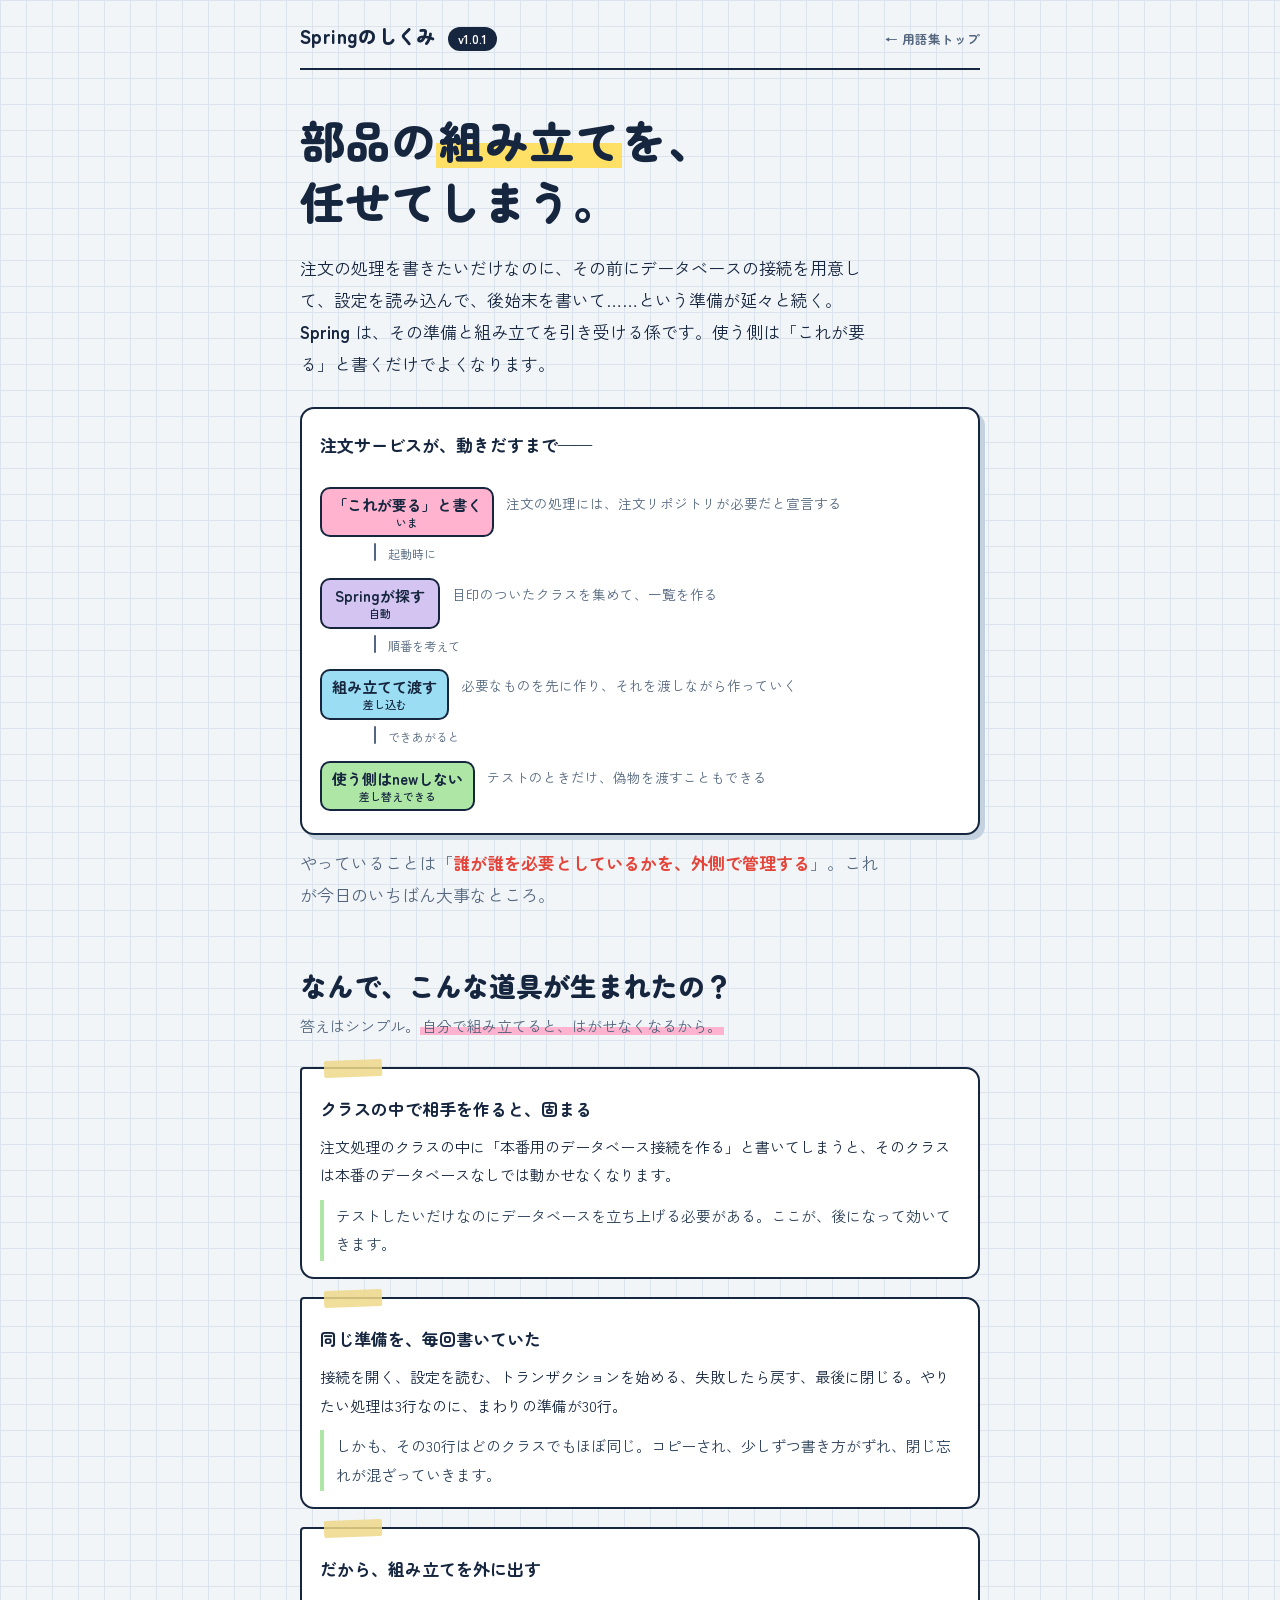
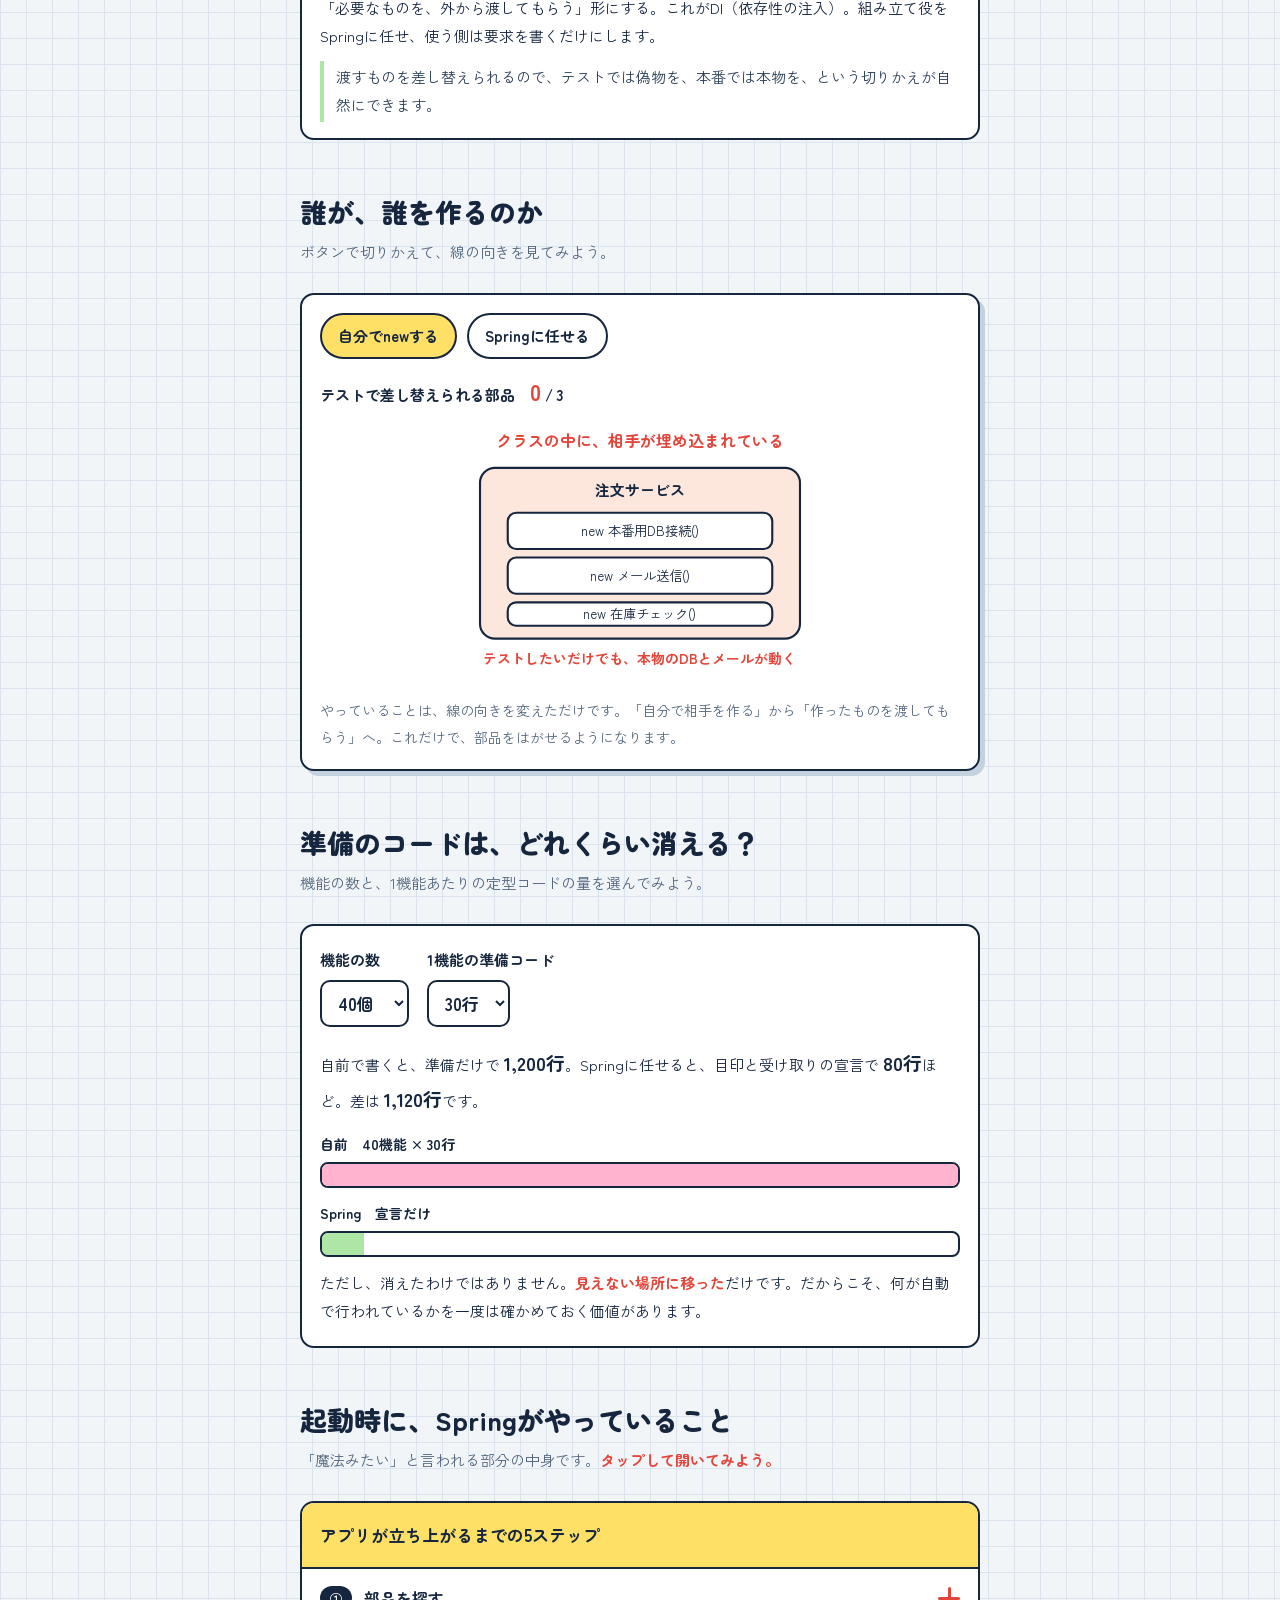
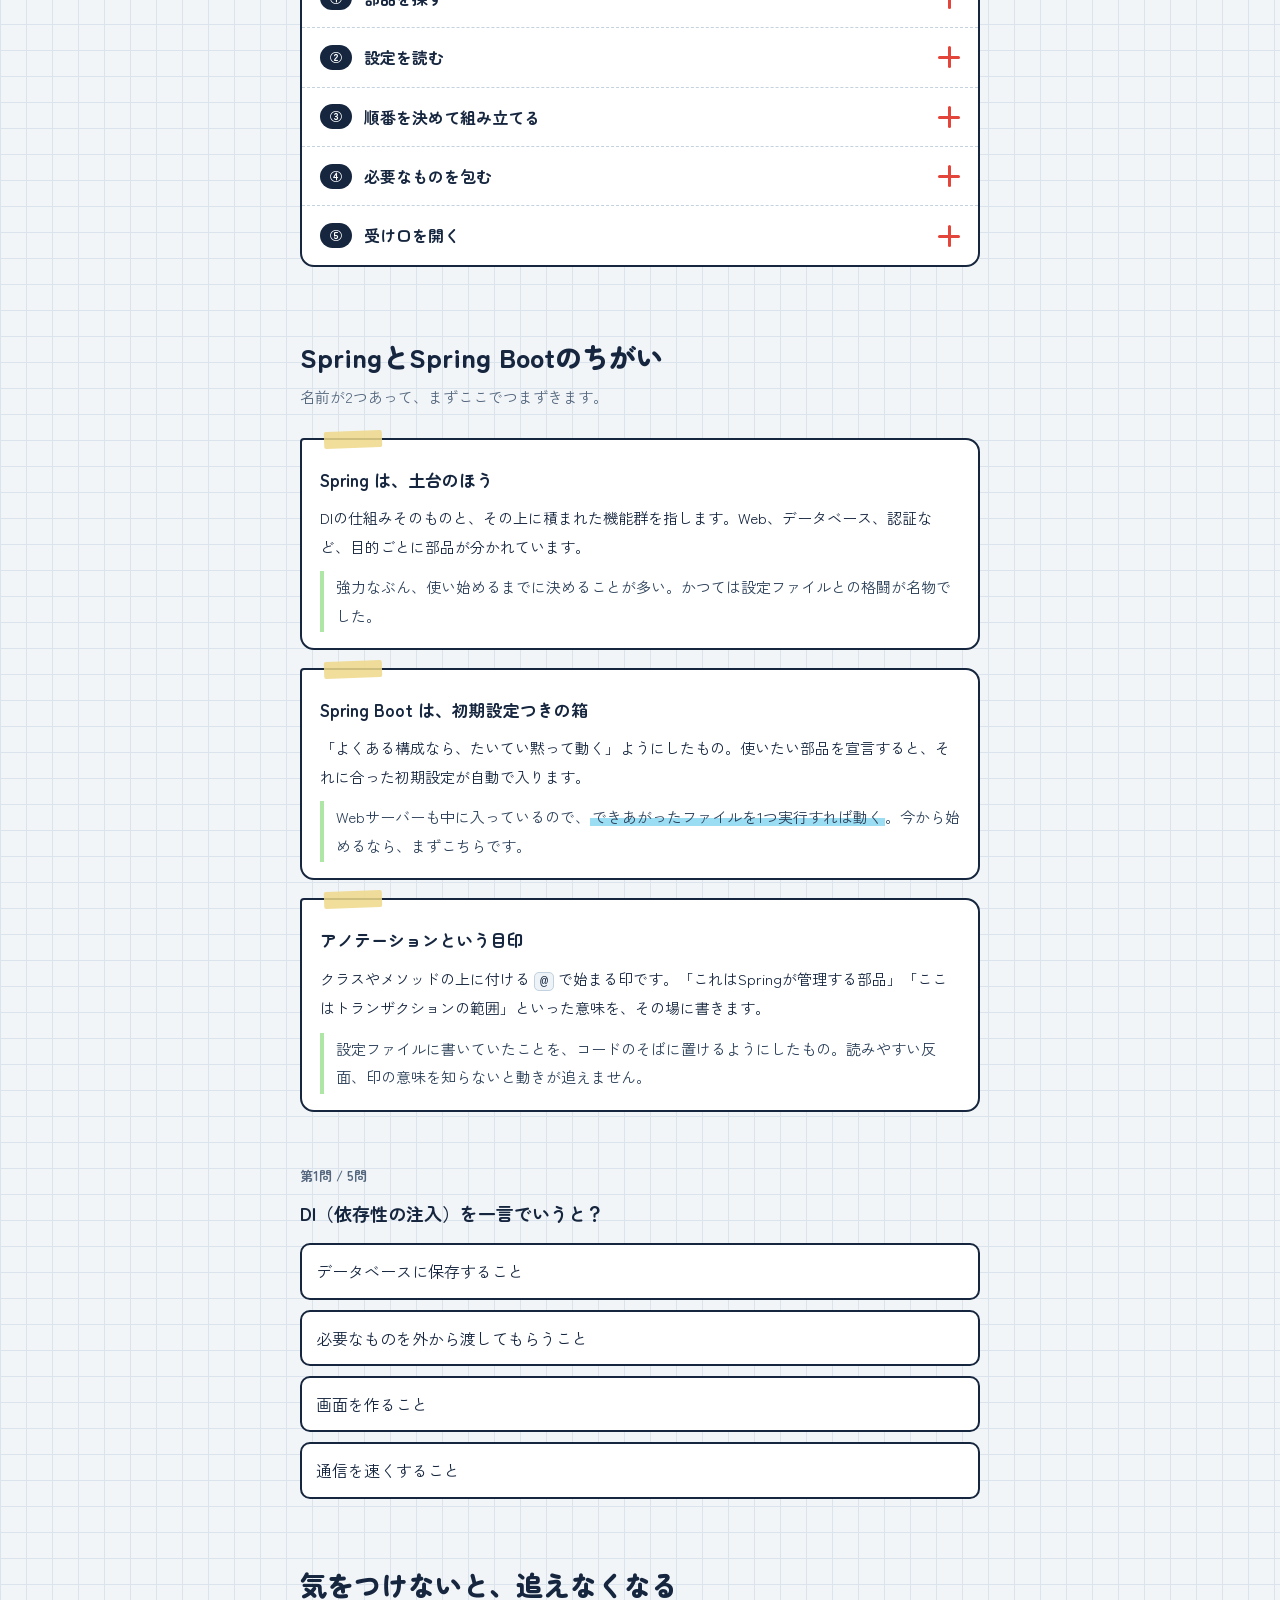
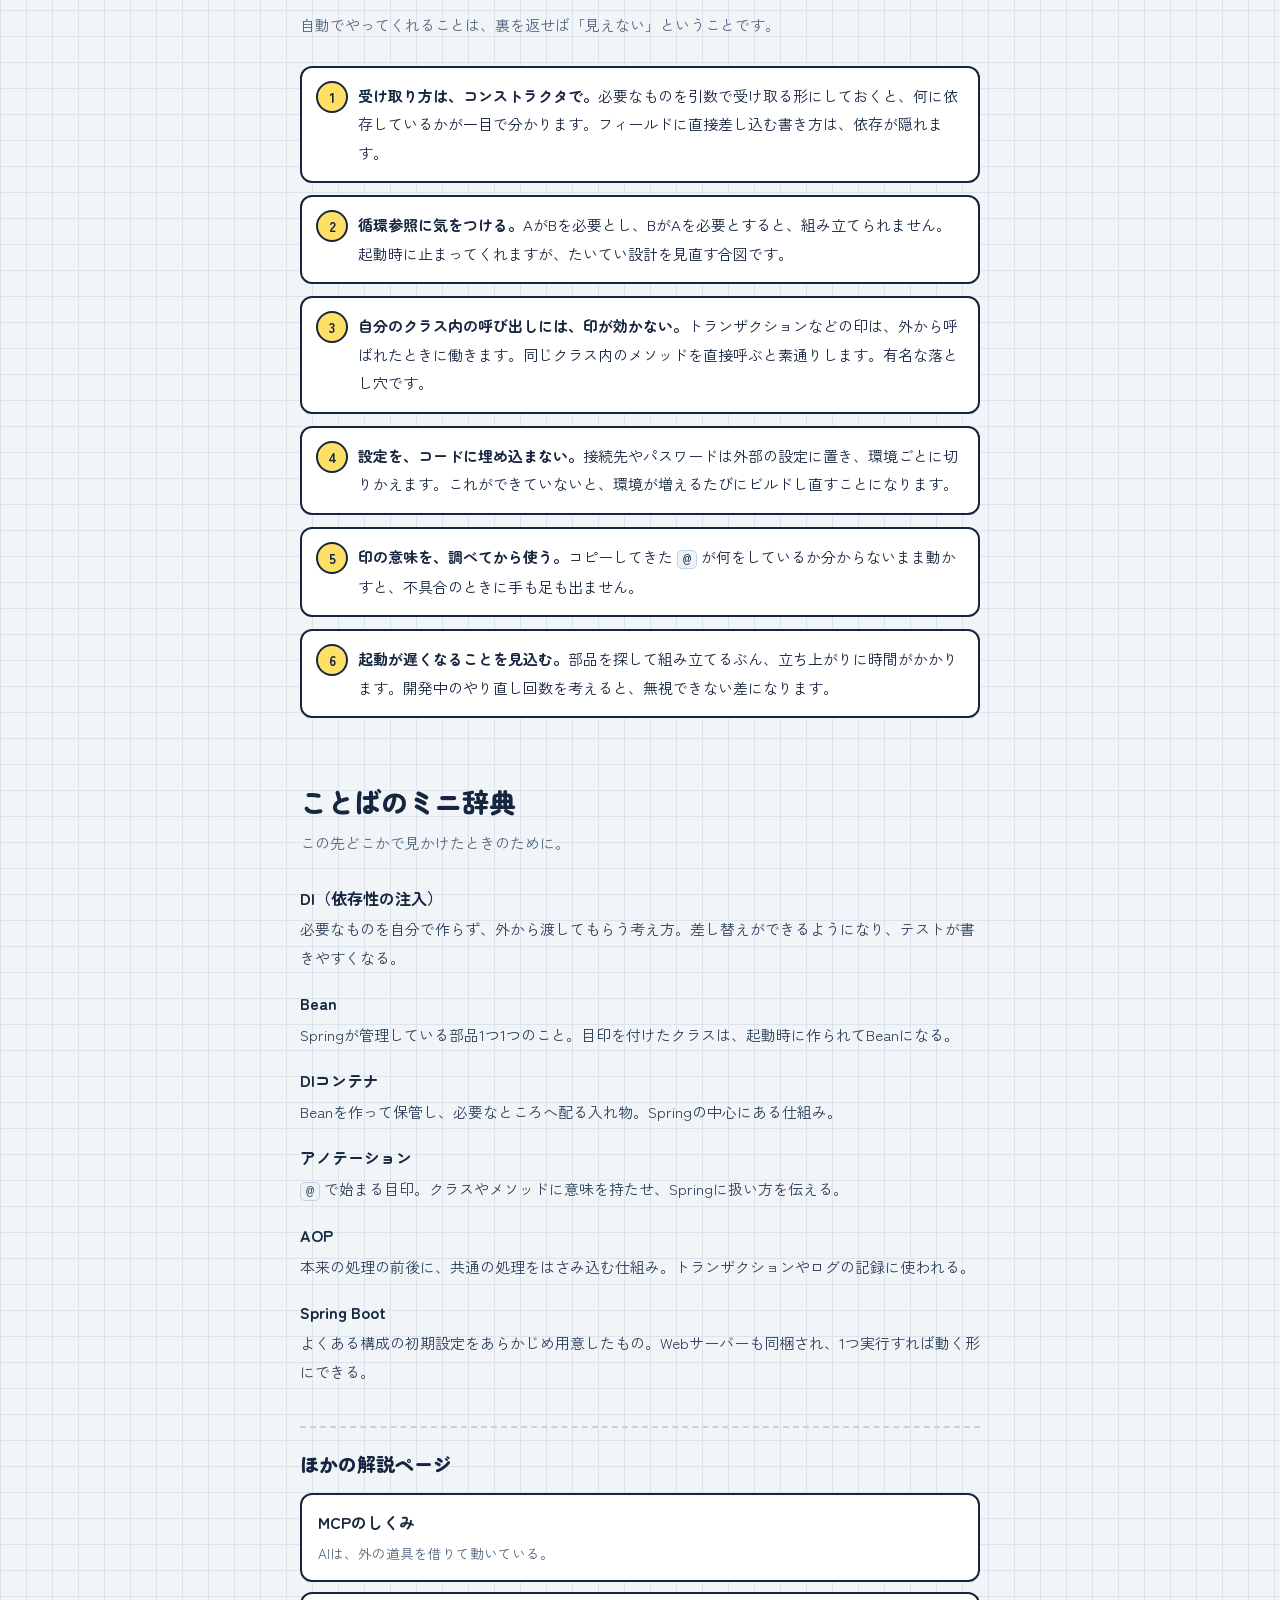
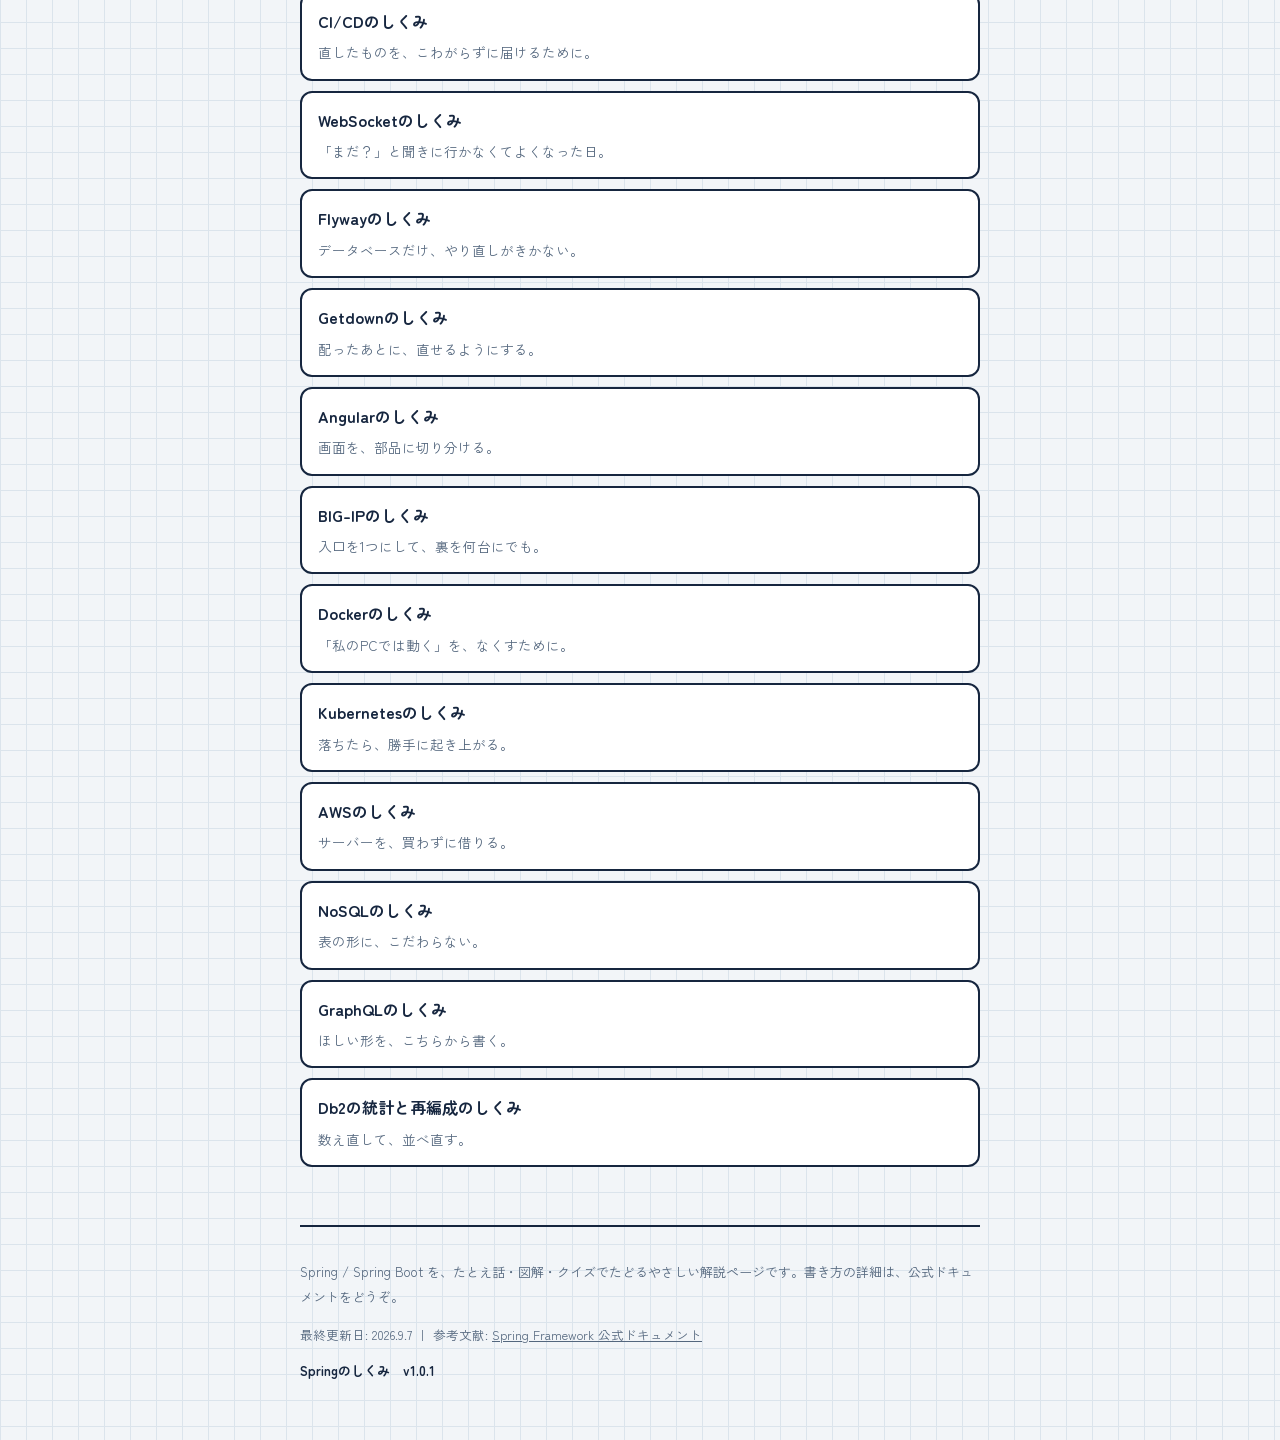
<file: spring.html>
<!DOCTYPE html>
<html lang="ja">
<head>
<meta charset="utf-8">
<meta name="viewport" content="width=device-width, initial-scale=1">
<title>Springのしくみ — 部品の組み立てを、任せる</title>
<meta name="description" content="Spring / Spring Boot（Javaのフレームワーク）を、たとえ話・図解・クイズでたどるやさしい解説ページ。">
<link rel="preconnect" href="https://fonts.googleapis.com">
<link rel="preconnect" href="https://fonts.gstatic.com" crossorigin>
<link href="https://fonts.googleapis.com/css2?family=Zen+Kaku+Gothic+New:wght@400;500;700&family=Zen+Maru+Gothic:wght@500;700;900&display=swap" rel="stylesheet">
<link rel="stylesheet" href="assets/site.css">
</head>
<body>
<div class="wrap">

<header class="topbar">
  <span class="logo">Springのしくみ</span>
  <span class="ver" id="version">v1.0.1</span>
  <a class="home" href="index.html">← 用語集トップ</a>
</header>

<main>

<div class="hero" id="basic">
  <h1>部品の<span class="mark">組み立て</span>を、<br>任せてしまう。</h1>
  <p>注文の処理を書きたいだけなのに、その前にデータベースの接続を用意して、設定を読み込んで、後始末を書いて……という準備が延々と続く。<strong>Spring</strong> は、その準備と組み立てを引き受ける係です。使う側は「これが要る」と書くだけでよくなります。</p>

  <div class="chain">
    <p class="chain-title">注文サービスが、動きだすまで——</p>
    <ol>
      <li>
        <span class="node now">「これが要る」と書く<small>いま</small></span>
        <span class="say">注文の処理には、注文リポジトリが必要だと宣言する</span>
      </li>
      <li class="arrowline">起動時に</li>
      <li>
        <span class="node robot">Springが探す<small>自動</small></span>
        <span class="say">目印のついたクラスを集めて、一覧を作る</span>
      </li>
      <li class="arrowline">順番を考えて</li>
      <li>
        <span class="node">組み立てて渡す<small>差し込む</small></span>
        <span class="say">必要なものを先に作り、それを渡しながら作っていく</span>
      </li>
      <li class="arrowline">できあがると</li>
      <li>
        <span class="node goal">使う側はnewしない<small>差し替えできる</small></span>
        <span class="say">テストのときだけ、偽物を渡すこともできる</span>
      </li>
    </ol>
  </div>
  <p class="lead" style="margin-bottom:0">やっていることは「<span class="pen">誰が誰を必要としているかを、外側で管理する</span>」。これが今日のいちばん大事なところ。</p>
</div>

<section id="why">
  <h2>なんで、こんな道具が生まれたの？</h2>
  <p class="lead">答えはシンプル。<span class="mark pink">自分で組み立てると、はがせなくなるから。</span></p>

  <div class="notes">
    <div class="note">
      <h3>クラスの中で相手を作ると、固まる</h3>
      <p>注文処理のクラスの中に「本番用のデータベース接続を作る」と書いてしまうと、そのクラスは本番のデータベースなしでは動かせなくなります。</p>
      <p class="eg">テストしたいだけなのにデータベースを立ち上げる必要がある。ここが、後になって効いてきます。</p>
    </div>

    <div class="note">
      <h3>同じ準備を、毎回書いていた</h3>
      <p>接続を開く、設定を読む、トランザクションを始める、失敗したら戻す、最後に閉じる。やりたい処理は3行なのに、まわりの準備が30行。</p>
      <p class="eg">しかも、その30行はどのクラスでもほぼ同じ。コピーされ、少しずつ書き方がずれ、閉じ忘れが混ざっていきます。</p>
    </div>

    <div class="note">
      <h3>だから、組み立てを外に出す</h3>
      <p>「必要なものを、外から渡してもらう」形にする。これがDI（依存性の注入）。組み立て役をSpringに任せ、使う側は要求を書くだけにします。</p>
      <p class="eg">渡すものを差し替えられるので、テストでは偽物を、本番では本物を、という切りかえが自然にできます。</p>
    </div>
  </div>
</section>

<section id="compare">
  <h2>誰が、誰を作るのか</h2>
  <p class="lead">ボタンで切りかえて、線の向きを見てみよう。</p>

  <div class="board">
    <div class="switch">
      <button type="button" id="btn-self" aria-pressed="true">自分でnewする</button>
      <button type="button" id="btn-di" aria-pressed="false">Springに任せる</button>
    </div>
    <p class="tally" id="tally">テストで差し替えられる部品　<b>0</b> / 3</p>
    <figure style="margin:0">
      <svg viewBox="0 0 600 250" role="img" aria-label="自分でnewする場合は依存が固定され、Springに任せると外から差し替えられることを示す図">
        <g font-family="'Zen Maru Gothic',sans-serif">
          <g id="sp-self">
            <text x="300" y="24" text-anchor="middle" font-size="15" font-weight="700" fill="#E4453A">クラスの中に、相手が埋め込まれている</text>
            <rect x="150" y="44" width="300" height="160" rx="14" fill="#FDE6DC" stroke="#16263F" stroke-width="2"/>
            <text x="300" y="70" text-anchor="middle" font-size="14" font-weight="700" fill="#16263F">注文サービス</text>
            <g fill="#fff" stroke="#16263F" stroke-width="2">
              <rect x="176" y="86" width="248" height="34" rx="8"/>
              <rect x="176" y="128" width="248" height="34" rx="8"/>
              <rect x="176" y="170" width="248" height="22" rx="8"/>
            </g>
            <g font-size="12.5" fill="#16263F" font-family="'Zen Kaku Gothic New',sans-serif">
              <text x="300" y="108" text-anchor="middle">new 本番用DB接続()</text>
              <text x="300" y="150" text-anchor="middle">new メール送信()</text>
              <text x="300" y="186" text-anchor="middle">new 在庫チェック()</text>
            </g>
            <text x="300" y="228" text-anchor="middle" font-size="13" fill="#E4453A" font-weight="700" font-family="'Zen Kaku Gothic New',sans-serif">テストしたいだけでも、本物のDBとメールが動く</text>
          </g>

          <g id="sp-di" class="hidden">
            <text x="300" y="22" text-anchor="middle" font-size="15" font-weight="700" fill="#1E8A4C">組み立て役が、外から差し込む</text>
            <rect x="30" y="36" width="540" height="60" rx="14" fill="#D3C4F2" stroke="#16263F" stroke-width="2"/>
            <text x="300" y="60" text-anchor="middle" font-size="14" font-weight="700" fill="#16263F">DIコンテナ（Spring）</text>
            <text x="300" y="80" text-anchor="middle" font-size="11.5" fill="#16263F" font-family="'Zen Kaku Gothic New',sans-serif">どの部品が要るかを知っていて、作って配る</text>
            <g stroke="#25A167" stroke-width="3" fill="none">
              <path d="M140 96 L120 132"/>
              <path d="M300 96 L300 132"/>
              <path d="M460 96 L480 132"/>
            </g>
            <g fill="#DDF3E5" stroke="#16263F" stroke-width="2">
              <rect x="40" y="134" width="160" height="42" rx="10"/>
              <rect x="220" y="134" width="160" height="42" rx="10"/>
              <rect x="400" y="134" width="160" height="42" rx="10"/>
            </g>
            <g font-size="12.5" fill="#16263F" font-family="'Zen Kaku Gothic New',sans-serif">
              <text x="120" y="160" text-anchor="middle">DB接続</text>
              <text x="300" y="160" text-anchor="middle">メール送信</text>
              <text x="480" y="160" text-anchor="middle">在庫チェック</text>
            </g>
            <line x1="300" y1="176" x2="300" y2="194" stroke="#16263F" stroke-width="2"/>
            <rect x="200" y="196" width="200" height="36" rx="10" fill="#FFE066" stroke="#16263F" stroke-width="2"/>
            <text x="300" y="220" text-anchor="middle" font-size="13" font-weight="700" fill="#16263F">注文サービス（newを書かない）</text>
            <text x="300" y="246" text-anchor="middle" font-size="12.5" fill="#1E8A4C" font-family="'Zen Kaku Gothic New',sans-serif" font-weight="700">3つとも、テストでは偽物に差し替えられる</text>
          </g>
        </g>
      </svg>
      <figcaption>やっていることは、線の向きを変えただけです。「自分で相手を作る」から「作ったものを渡してもらう」へ。これだけで、部品をはがせるようになります。</figcaption>
    </figure>
  </div>
</section>

<section id="calc">
  <h2>準備のコードは、どれくらい消える？</h2>
  <p class="lead">機能の数と、1機能あたりの定型コードの量を選んでみよう。</p>
  <div class="calcbox">
    <div class="calcrow">
      <div>
        <label for="feats">機能の数</label>
        <select id="feats"></select>
      </div>
      <div>
        <label for="lines">1機能の準備コード</label>
        <select id="lines"></select>
      </div>
    </div>
    <div class="result" id="calc-result"></div>
  </div>
</section>

<section id="boot">
  <h2>起動時に、Springがやっていること</h2>
  <p class="lead">「魔法みたい」と言われる部分の中身です。<span class="pen">タップして開いてみよう。</span></p>

  <div class="tree">
    <h3>アプリが立ち上がるまでの5ステップ</h3>
    <div class="step-list" id="tree-boot"></div>
  </div>
</section>

<section id="family">
  <h2>SpringとSpring Bootのちがい</h2>
  <p class="lead">名前が2つあって、まずここでつまずきます。</p>
  <div class="notes">
    <div class="note">
      <h3>Spring は、土台のほう</h3>
      <p>DIの仕組みそのものと、その上に積まれた機能群を指します。Web、データベース、認証など、目的ごとに部品が分かれています。</p>
      <p class="eg">強力なぶん、使い始めるまでに決めることが多い。かつては設定ファイルとの格闘が名物でした。</p>
    </div>
    <div class="note">
      <h3>Spring Boot は、初期設定つきの箱</h3>
      <p>「よくある構成なら、たいてい黙って動く」ようにしたもの。使いたい部品を宣言すると、それに合った初期設定が自動で入ります。</p>
      <p class="eg">Webサーバーも中に入っているので、<span class="mark cyan">できあがったファイルを1つ実行すれば動く</span>。今から始めるなら、まずこちらです。</p>
    </div>
    <div class="note">
      <h3>アノテーションという目印</h3>
      <p>クラスやメソッドの上に付ける <code>@</code> で始まる印です。「これはSpringが管理する部品」「ここはトランザクションの範囲」といった意味を、その場に書きます。</p>
      <p class="eg">設定ファイルに書いていたことを、コードのそばに置けるようにしたもの。読みやすい反面、印の意味を知らないと動きが追えません。</p>
    </div>
  </div>
</section>

<section id="quiz">
  <h2>クイズ：きみは何問わかる？</h2>
  <p class="lead">全5問。まちがえても大丈夫、答えのほうが面白い。</p>
  <div class="quiz" id="quiz"></div>
</section>

<section id="careful">
  <h2>気をつけないと、追えなくなる</h2>
  <p class="lead">自動でやってくれることは、裏を返せば「見えない」ということです。</p>
  <ol class="steps">
    <li><b>受け取り方は、コンストラクタで。</b>必要なものを引数で受け取る形にしておくと、何に依存しているかが一目で分かります。フィールドに直接差し込む書き方は、依存が隠れます。</li>
    <li><b>循環参照に気をつける。</b>AがBを必要とし、BがAを必要とすると、組み立てられません。起動時に止まってくれますが、たいてい設計を見直す合図です。</li>
    <li><b>自分のクラス内の呼び出しには、印が効かない。</b>トランザクションなどの印は、外から呼ばれたときに働きます。同じクラス内のメソッドを直接呼ぶと素通りします。有名な落とし穴です。</li>
    <li><b>設定を、コードに埋め込まない。</b>接続先やパスワードは外部の設定に置き、環境ごとに切りかえます。これができていないと、環境が増えるたびにビルドし直すことになります。</li>
    <li><b>印の意味を、調べてから使う。</b>コピーしてきた <code>@</code> が何をしているか分からないまま動かすと、不具合のときに手も足も出ません。</li>
    <li><b>起動が遅くなることを見込む。</b>部品を探して組み立てるぶん、立ち上がりに時間がかかります。開発中のやり直し回数を考えると、無視できない差になります。</li>
  </ol>
</section>

<section id="words">
  <h2>ことばのミニ辞典</h2>
  <p class="lead">この先どこかで見かけたときのために。</p>
  <dl class="words">
    <dt>DI（依存性の注入）</dt>
    <dd>必要なものを自分で作らず、外から渡してもらう考え方。差し替えができるようになり、テストが書きやすくなる。</dd>
    <dt>Bean</dt>
    <dd>Springが管理している部品1つ1つのこと。目印を付けたクラスは、起動時に作られてBeanになる。</dd>
    <dt>DIコンテナ</dt>
    <dd>Beanを作って保管し、必要なところへ配る入れ物。Springの中心にある仕組み。</dd>
    <dt>アノテーション</dt>
    <dd><code>@</code> で始まる目印。クラスやメソッドに意味を持たせ、Springに扱い方を伝える。</dd>
    <dt>AOP</dt>
    <dd>本来の処理の前後に、共通の処理をはさみ込む仕組み。トランザクションやログの記録に使われる。</dd>
    <dt>Spring Boot</dt>
    <dd>よくある構成の初期設定をあらかじめ用意したもの。Webサーバーも同梱され、1つ実行すれば動く形にできる。</dd>
  </dl>
</section>

<section class="sibling">
  <h2>ほかの解説ページ</h2>
  <ul>
    <li><a href="mcp.html"><b>MCPのしくみ</b><span>AIは、外の道具を借りて動いている。</span></a></li>
    <li><a href="cicd.html"><b>CI/CDのしくみ</b><span>直したものを、こわがらずに届けるために。</span></a></li>
    <li><a href="websocket.html"><b>WebSocketのしくみ</b><span>「まだ？」と聞きに行かなくてよくなった日。</span></a></li>
    <li><a href="flyway.html"><b>Flywayのしくみ</b><span>データベースだけ、やり直しがきかない。</span></a></li>
    <li><a href="getdown.html"><b>Getdownのしくみ</b><span>配ったあとに、直せるようにする。</span></a></li>
    <li><a href="angular.html"><b>Angularのしくみ</b><span>画面を、部品に切り分ける。</span></a></li>
    <li><a href="bigip.html"><b>BIG-IPのしくみ</b><span>入口を1つにして、裏を何台にでも。</span></a></li>
    <li><a href="docker.html"><b>Dockerのしくみ</b><span>「私のPCでは動く」を、なくすために。</span></a></li>
    <li><a href="kubernetes.html"><b>Kubernetesのしくみ</b><span>落ちたら、勝手に起き上がる。</span></a></li>
    <li><a href="aws.html"><b>AWSのしくみ</b><span>サーバーを、買わずに借りる。</span></a></li>
    <li><a href="nosql.html"><b>NoSQLのしくみ</b><span>表の形に、こだわらない。</span></a></li>
    <li><a href="graphql.html"><b>GraphQLのしくみ</b><span>ほしい形を、こちらから書く。</span></a></li>
    <li><a href="db2.html"><b>Db2の統計と再編成のしくみ</b><span>数え直して、並べ直す。</span></a></li>
  </ul>
</section>

</main>

<footer>
  <p>Spring / Spring Boot を、たとえ話・図解・クイズでたどるやさしい解説ページです。書き方の詳細は、公式ドキュメントをどうぞ。</p>
  <p class="footmeta">最終更新日: 2026.9.7 ｜ 参考文献: <a href="https://docs.spring.io/spring-framework/reference/" target="_blank" rel="noopener">Spring Framework 公式ドキュメント</a></p>
  <p class="footver">Springのしくみ　v1.0.1</p>
</footer>

</div>

<script>
"use strict";
var APP_VERSION = "1.0.1";

function initSwitch(){
  var self = document.getElementById("sp-self");
  var di = document.getElementById("sp-di");
  var sBtn = document.getElementById("btn-self");
  var dBtn = document.getElementById("btn-di");
  var tally = document.getElementById("tally");
  if(!self || !di) return;

  function show(isSelf){
    self.classList.toggle("hidden", !isSelf);
    di.classList.toggle("hidden", isSelf);
    sBtn.setAttribute("aria-pressed", isSelf ? "true" : "false");
    dBtn.setAttribute("aria-pressed", isSelf ? "false" : "true");
    tally.innerHTML = isSelf
      ? 'テストで差し替えられる部品　<b>0</b> / 3'
      : 'テストで差し替えられる部品　<b>3</b> / 3';
  }
  sBtn.addEventListener("click", function(){ show(true); });
  dBtn.addEventListener("click", function(){ show(false); });
}

function initCalc(){
  var f = document.getElementById("feats");
  var l = document.getElementById("lines");
  var res = document.getElementById("calc-result");
  if(!f || !l) return;

  [5,10,20,40,80,150].forEach(function(v){
    var o = document.createElement("option");
    o.value = String(v); o.textContent = v + "個";
    if(v === 40) o.selected = true;
    f.appendChild(o);
  });
  [10,20,30,50,80].forEach(function(v){
    var o = document.createElement("option");
    o.value = String(v); o.textContent = v + "行";
    if(v === 30) o.selected = true;
    l.appendChild(o);
  });

  function update(){
    var feats = parseInt(f.value, 10);
    var lines = parseInt(l.value, 10);
    var manual = feats * lines;
    var framework = Math.round(feats * 2);
    var max = Math.max(manual, 1);
    var saved = manual - framework;

    var html = '<p class="rline">自前で書くと、準備だけで <strong>' + manual.toLocaleString() +
               '行</strong>。Springに任せると、目印と受け取りの宣言で <strong>' + framework.toLocaleString() +
               '行</strong>ほど。差は <strong>' + saved.toLocaleString() + '行</strong>です。</p>';

    html += '<div class="bars">';
    html += '<div><p class="bar-label">自前　' + feats + '機能 × ' + lines + '行</p>' +
            '<div class="bar"><span style="width:100%"></span></div></div>';
    html += '<div><p class="bar-label">Spring　宣言だけ</p>' +
            '<div class="bar good"><span style="width:' + Math.max(framework / max * 100, 2) + '%"></span></div></div>';
    html += '</div>';

    html += '<p class="rline" style="margin:0">ただし、消えたわけではありません。' +
            '<span class="pen">見えない場所に移った</span>だけです。だからこそ、何が自動で行われているかを一度は確かめておく価値があります。</p>';
    res.innerHTML = html;
  }

  f.addEventListener("change", update);
  l.addEventListener("change", update);
  update();
}

var BOOT = [
  {y:"①", n:"部品を探す", t:"どのクラスを管理すればいいか、<b>誰も教えていない</b>状態では始まらない。", f:"決められた範囲のクラスを読み、目印（アノテーション）が付いているものを集める。これが管理対象の一覧になる。"},
  {y:"②", n:"設定を読む", t:"接続先をコードに書くと、<b>環境ごとにビルドし直す</b>ことになる。", f:"外部の設定ファイルや環境変数を読み込む。同じビルドのまま、開発用と本番用を切りかえられる。"},
  {y:"③", n:"順番を決めて組み立てる", t:"AがBを必要とするとき、<b>Bが先にできていないと</b>Aは作れない。", f:"依存の関係をたどって、必要なものから順に作る。できたものを次のものに渡していく。循環していれば、ここで止まる。"},
  {y:"④", n:"必要なものを包む", t:"トランザクションの開始と終了を<b>全メソッドに手で書く</b>ことになる。", f:"印の付いた部品を、共通処理でくるんだものに差し替える。呼ぶ側は気づかないまま、前後の処理が実行される。"},
  {y:"⑤", n:"受け口を開く", t:"組み立てが終わっても、<b>外からの入口がなければ</b>誰も呼べない。", f:"内蔵のWebサーバーを起動し、URLと処理の対応づけを済ませる。ここで初めてリクエストを受け付けられる状態になる。"}
];

function buildBoot(){
  var host = document.getElementById("tree-boot");
  if(!host) return;
  BOOT.forEach(function(s, i){
    var wrap = document.createElement("div");
    wrap.className = "step";
    wrap.setAttribute("aria-expanded","false");
    var btnId = "boot-btn-" + i, panId = "boot-pan-" + i;

    var btn = document.createElement("button");
    btn.type = "button"; btn.id = btnId;
    btn.setAttribute("aria-controls", panId);
    btn.setAttribute("aria-expanded","false");
    btn.innerHTML = '<span class="yr">' + s.y + '</span><span class="nm">' + s.n +
                    '</span><span class="plus" aria-hidden="true"></span>';

    var pan = document.createElement("div");
    pan.className = "detail"; pan.id = panId; pan.hidden = true;
    pan.setAttribute("role","region");
    pan.setAttribute("aria-labelledby", btnId);
    pan.innerHTML = '<p class="trouble">😖 これがないと：' + s.t + '</p>' +
                    '<p class="fix">💡 やっていること：' + s.f + '</p>';

    btn.addEventListener("click", function(){
      var open = pan.hidden;
      pan.hidden = !open;
      btn.setAttribute("aria-expanded", open ? "true" : "false");
      wrap.setAttribute("aria-expanded", open ? "true" : "false");
    });

    wrap.appendChild(btn); wrap.appendChild(pan); host.appendChild(wrap);
  });
}

var QUIZ = [
  {
    q:"DI（依存性の注入）を一言でいうと？",
    c:["データベースに保存すること","必要なものを外から渡してもらうこと","画面を作ること","通信を速くすること"],
    a:1,
    e:"自分でnewせず、外から渡してもらいます。渡すものを差し替えられるので、テストでは偽物を使う、といったことが自然にできるようになります。"
  },
  {
    q:"Springが管理している部品1つ1つを何と呼ぶ？",
    c:["Bean","Node","Pod","Table"],
    a:0,
    e:"Beanです。目印を付けたクラスは、起動時に作られてBeanとして保管され、必要なところへ配られます。この入れ物がDIコンテナです。"
  },
  {
    q:"Spring Boot が主にやってくれることは？",
    c:["コードを自動生成する","よくある構成の初期設定を用意する","データを分析する","画面をデザインする"],
    a:1,
    e:"かつて設定ファイルとの格闘が必要だった部分を、既定値で埋めてくれます。Webサーバーも同梱されるので、できあがったファイルを実行するだけで動きます。"
  },
  {
    q:"同じクラスの中のメソッドを直接呼ぶと、トランザクションの印が効かないのはなぜ？",
    c:["Javaの制限","印は外から呼ばれたときに働く仕組みだから","設定が足りないから","バグだから"],
    a:1,
    e:"Springは部品を「共通処理でくるんだもの」に差し替えて渡しています。内部から直接呼ぶと、そのくるみを通らずに素通りします。有名な落とし穴です。"
  },
  {
    q:"必要なものの受け取り方として、勧められるのは？",
    c:["コンストラクタで受け取る","フィールドに直接差し込む","毎回newする","グローバル変数に置く"],
    a:0,
    e:"引数で受け取る形にすると、そのクラスが何に依存しているかが一目で分かります。数が増えすぎたら、そのクラスが仕事を持ちすぎているサインでもあります。"
  }
];

var qIndex = 0, qScore = 0;

function renderQuiz(){
  var host = document.getElementById("quiz");
  if(!host) return;

  if(qIndex >= QUIZ.length){
    var msg = qScore === 5 ? "全問正解。もう人に説明できるレベル。"
            : qScore >= 3 ? "いい線いってる。まちがえた問題ほど、覚えて帰れる。"
            : "ここからが面白いところ。上の5ステップをもう一度ひらいてみよう。";
    host.innerHTML = '<p class="score">結果：' + qScore + ' / ' + QUIZ.length + ' 問正解</p>' +
                     '<p style="margin:0 0 14px">' + msg + '</p>' +
                     '<button class="qnext" type="button" id="again">もう一度やる</button>';
    document.getElementById("again").addEventListener("click", function(){
      qIndex = 0; qScore = 0; renderQuiz();
    });
    return;
  }

  var item = QUIZ[qIndex];
  var html = '<div class="qhead"><span class="qcount">第' + (qIndex+1) + '問 / ' + QUIZ.length + '問</span></div>' +
             '<p class="qtext">' + item.q + '</p><div class="choices">';
  item.c.forEach(function(text, i){
    html += '<button class="choice" type="button" data-i="' + i + '">' + text + '</button>';
  });
  html += '</div><div class="answer" id="answer" hidden></div>';
  host.innerHTML = html;

  var buttons = host.querySelectorAll(".choice");
  Array.prototype.forEach.call(buttons, function(b){
    b.addEventListener("click", function(){
      var picked = parseInt(b.dataset.i, 10);
      var ok = picked === item.a;
      if(ok) qScore++;

      Array.prototype.forEach.call(buttons, function(x, i){
        x.disabled = true;
        if(i === item.a) x.classList.add("correct");
        else if(i === picked) x.classList.add("wrong");
      });

      var ans = document.getElementById("answer");
      ans.hidden = false;
      ans.innerHTML = '<span class="verdict ' + (ok ? "ok" : "ng") + '">' +
                      (ok ? "正解！" : "残念、正解は「" + item.c[item.a] + "」") + '</span>' +
                      item.e +
                      '<div><button class="qnext" type="button" id="next">' +
                      (qIndex === QUIZ.length - 1 ? "結果を見る" : "次の問題へ") + '</button></div>';
      document.getElementById("next").addEventListener("click", function(){
        qIndex++; renderQuiz();
      });
      document.getElementById("next").focus();
    });
  });
}

document.addEventListener("DOMContentLoaded", function(){
  document.getElementById("version").textContent = "v" + APP_VERSION;
  initSwitch();
  initCalc();
  buildBoot();
  renderQuiz();
});
</script>
</body>
</html>
</file>
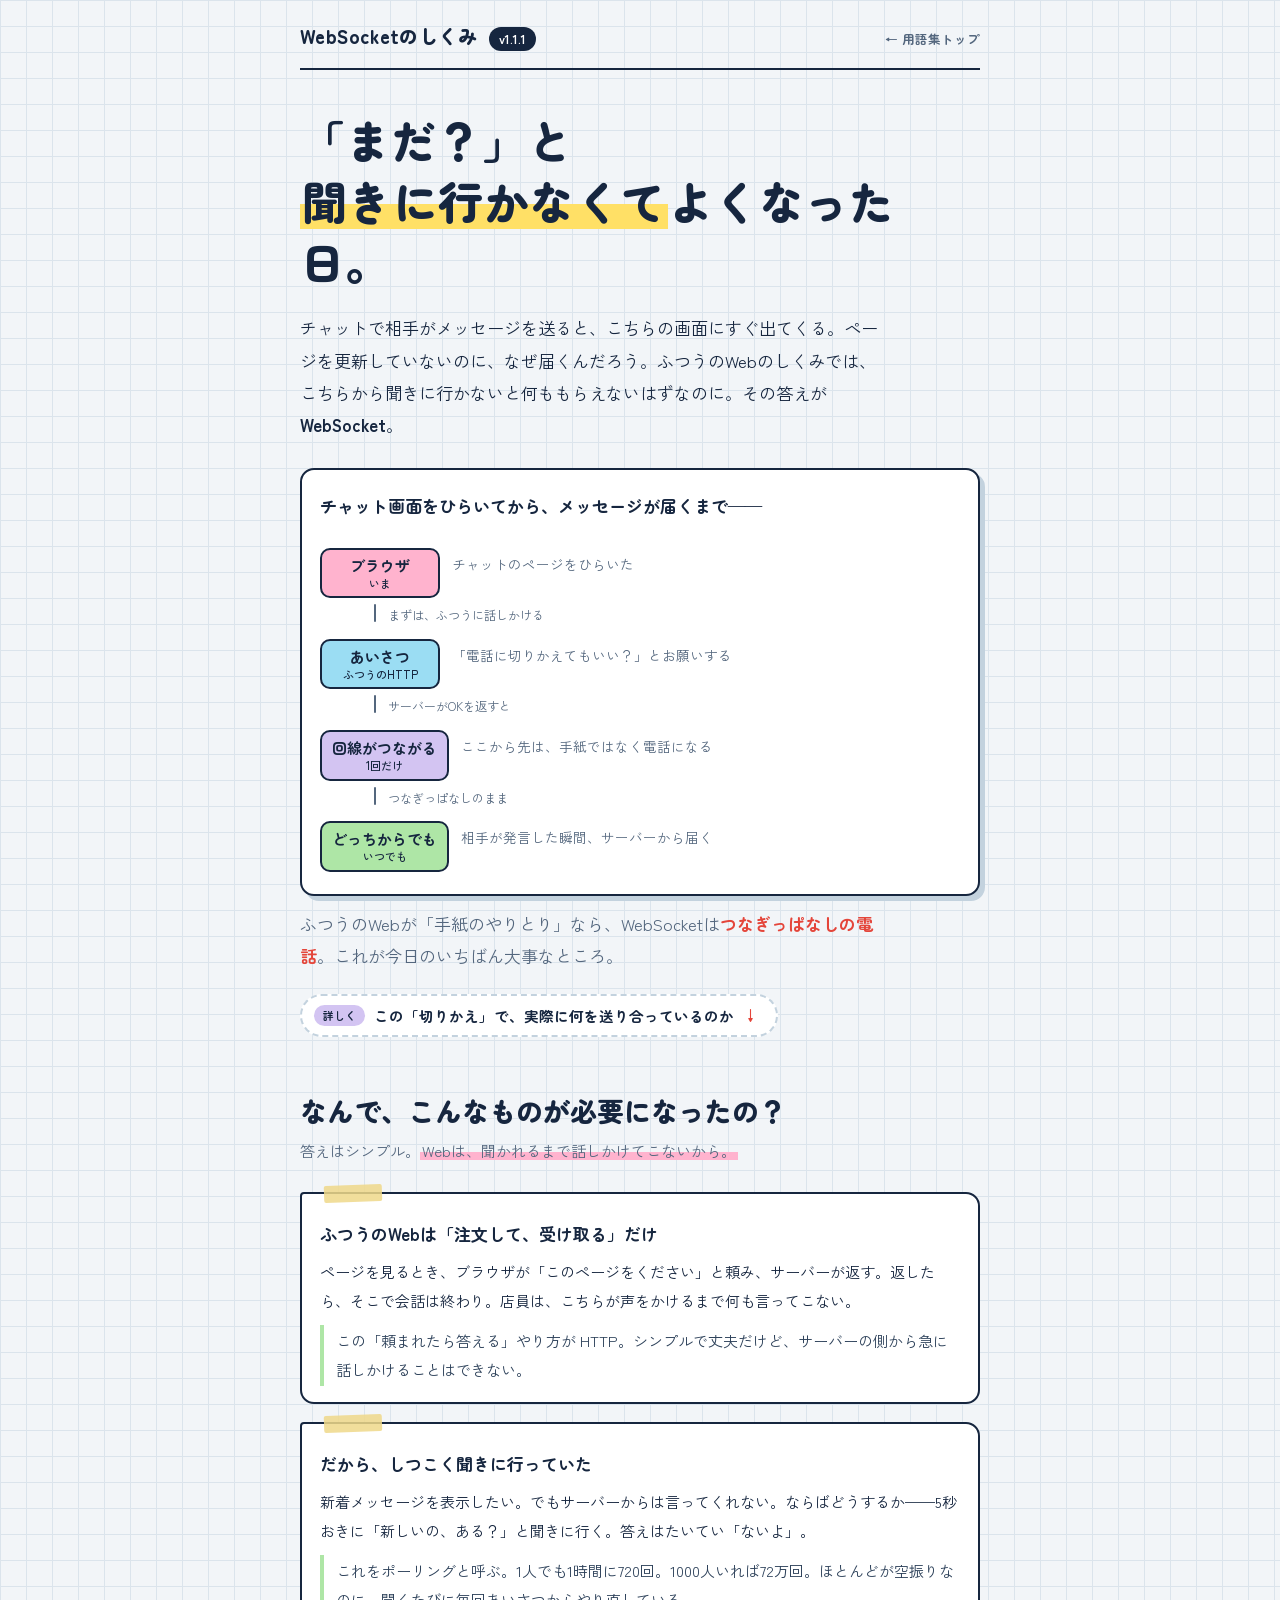
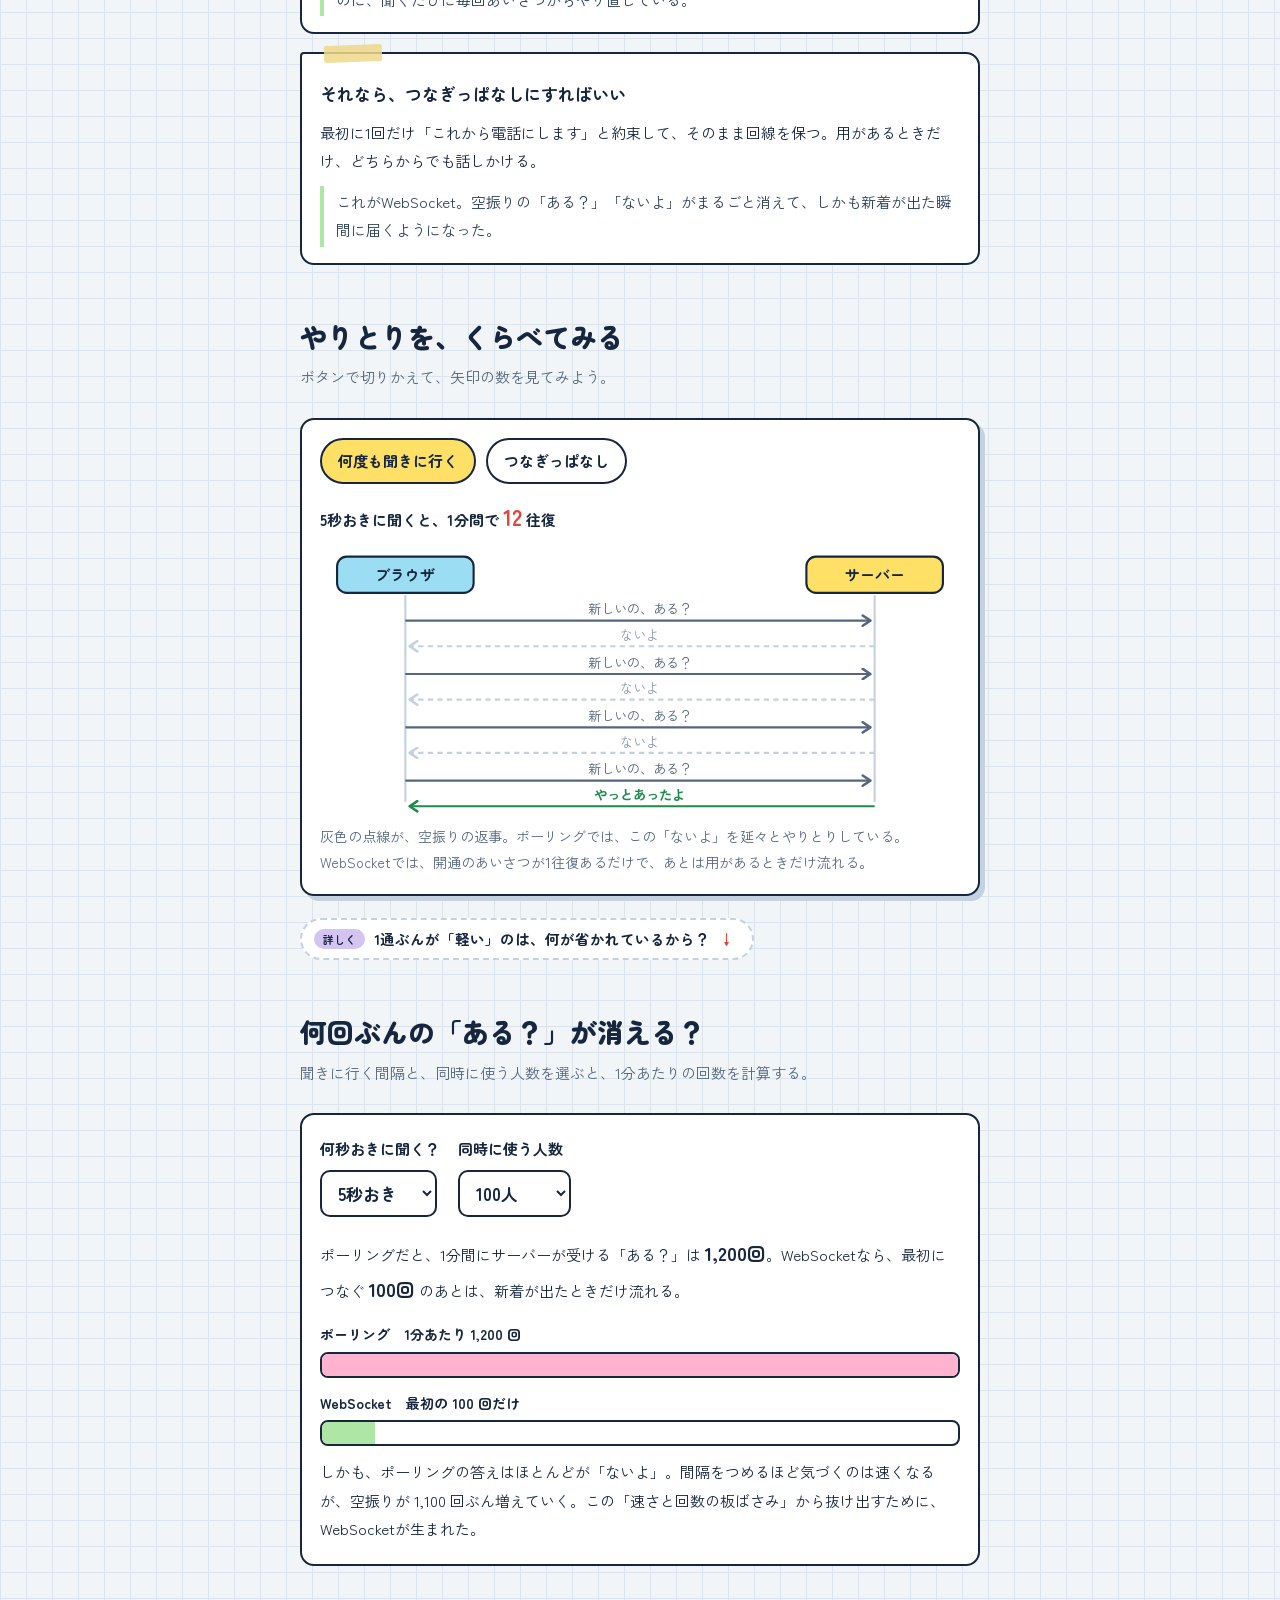
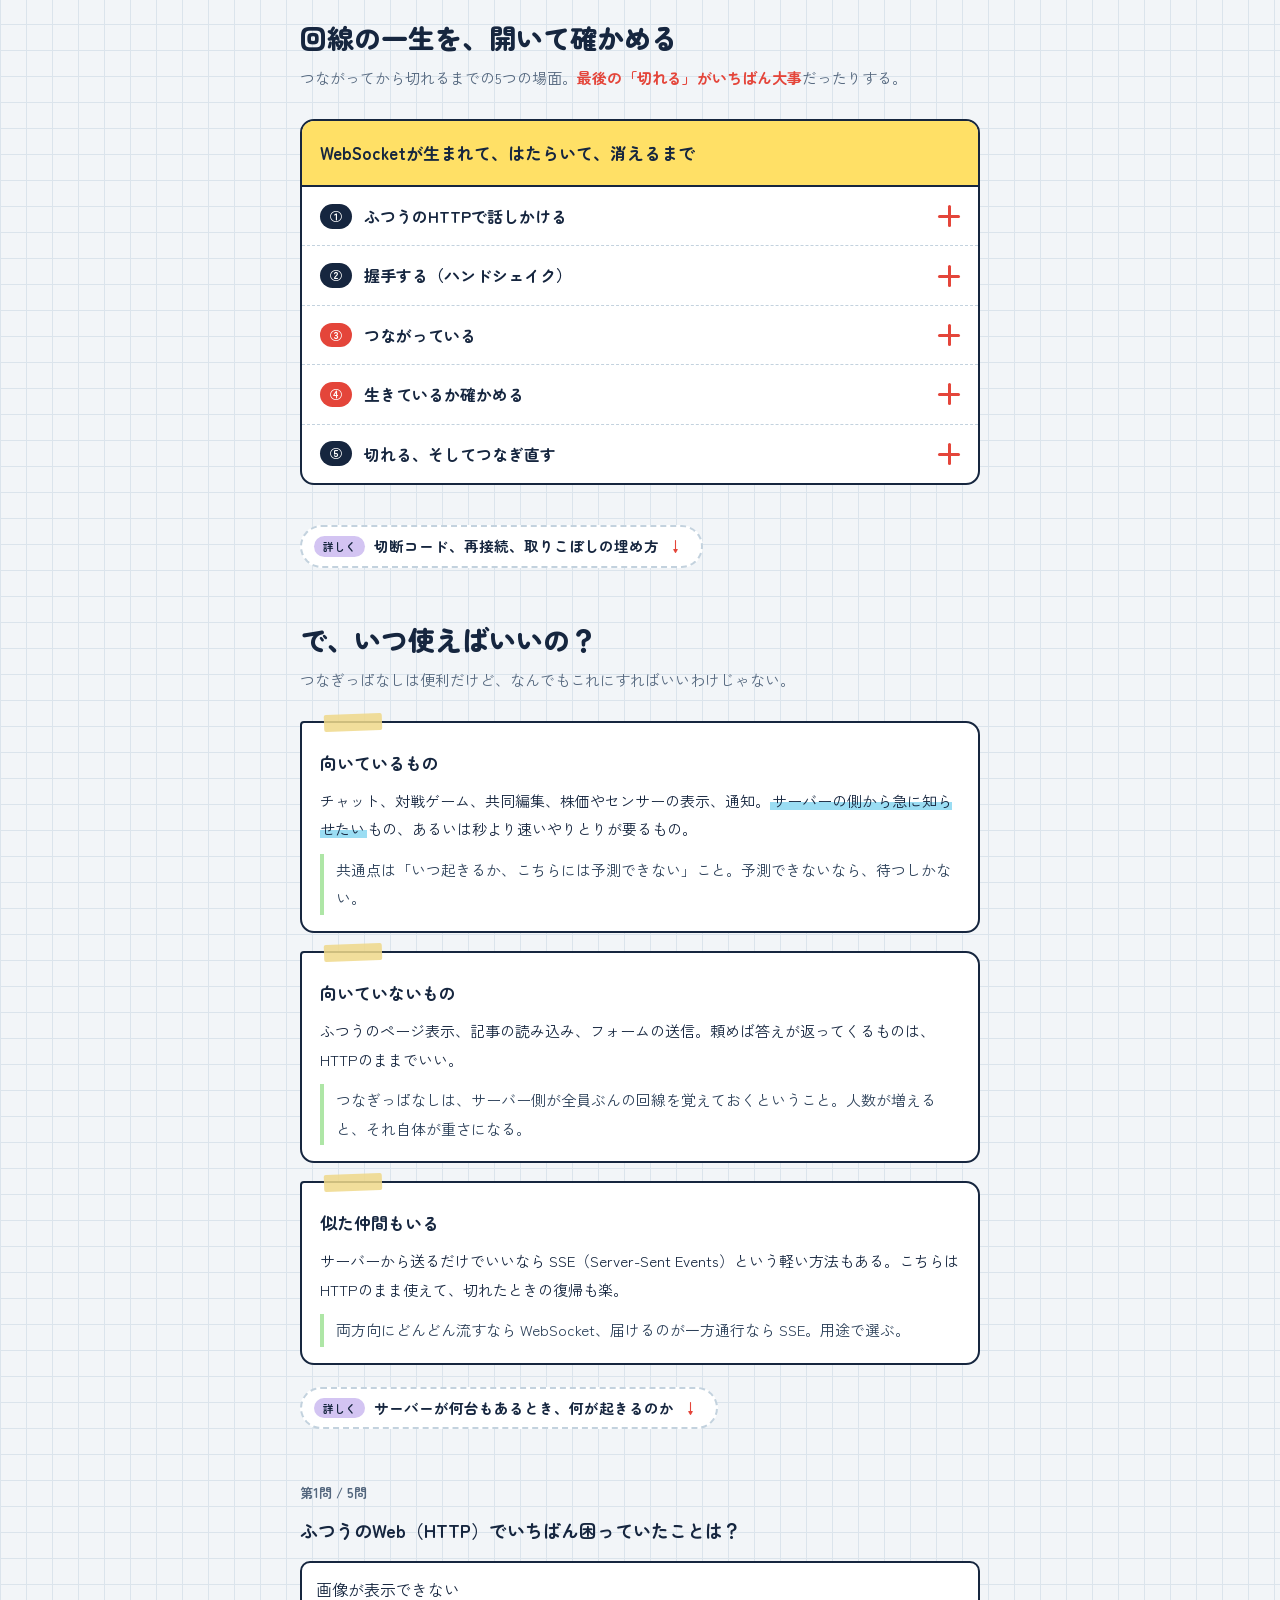
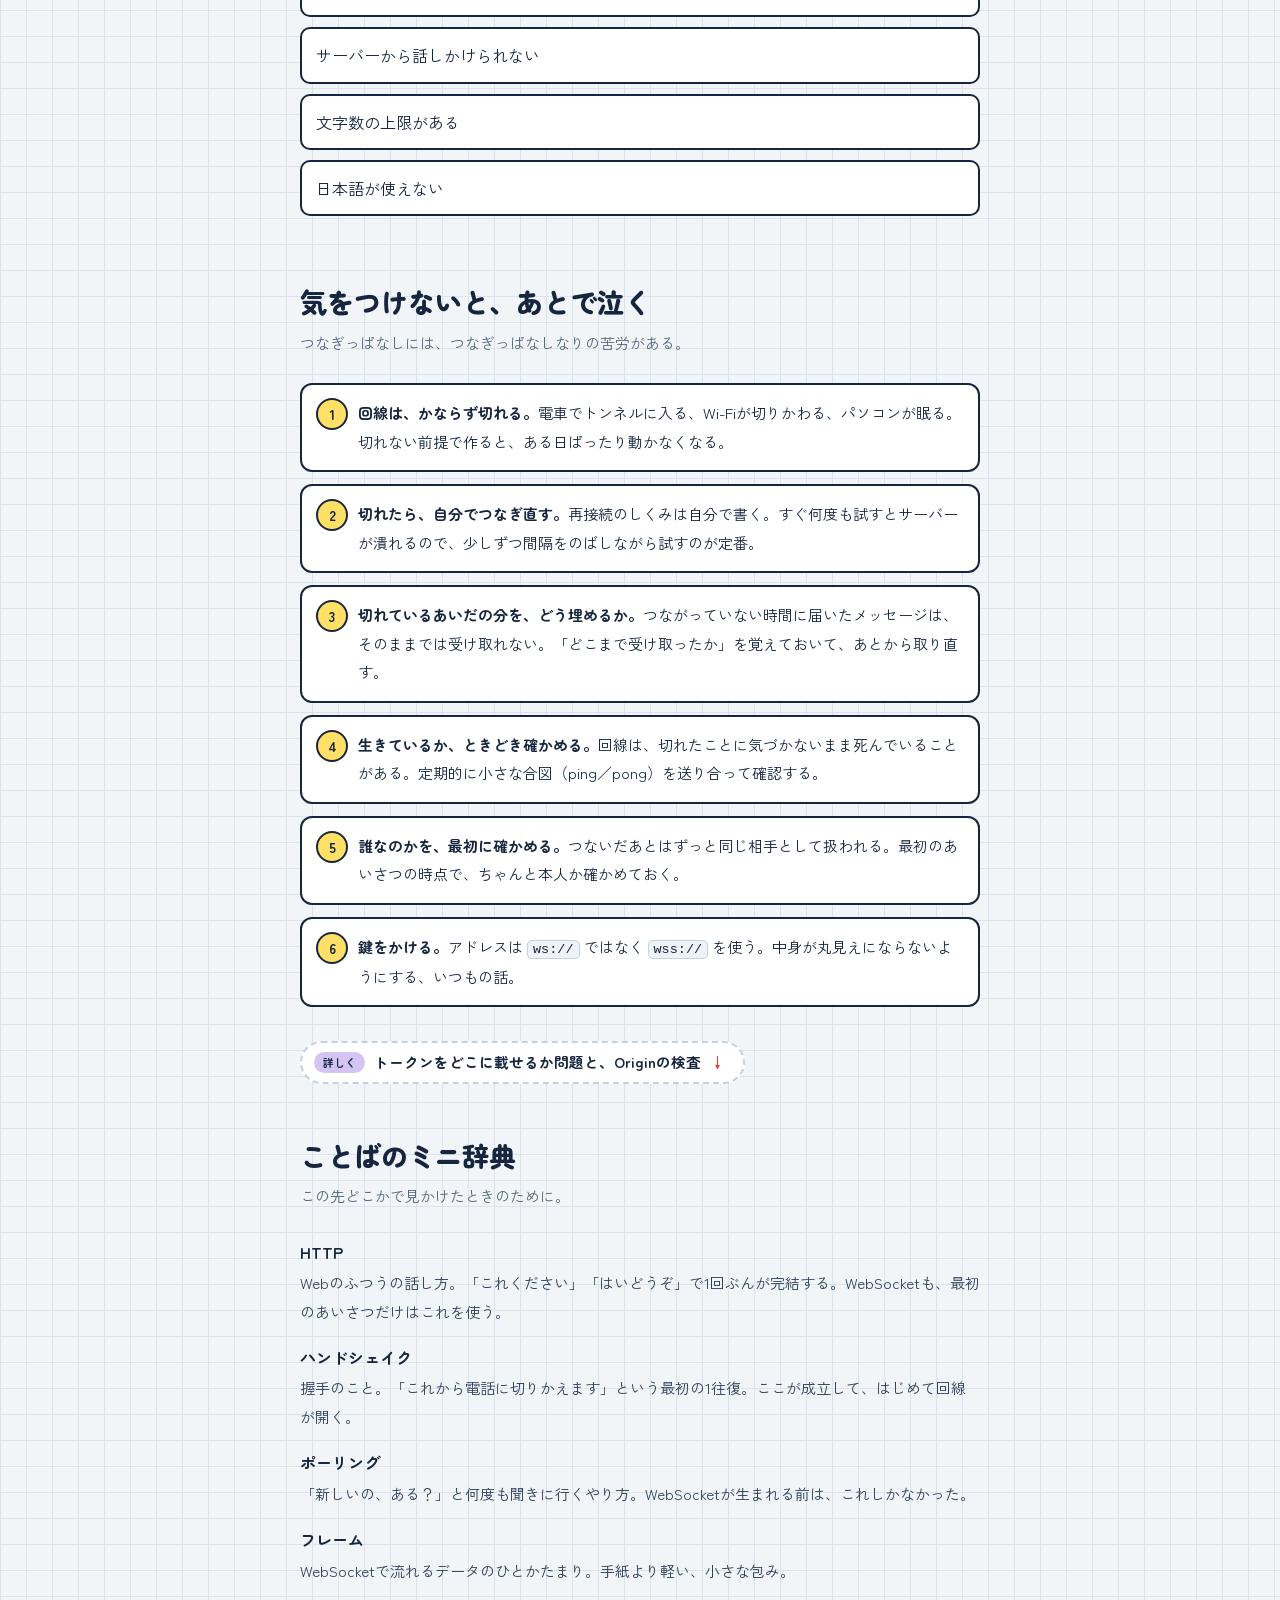
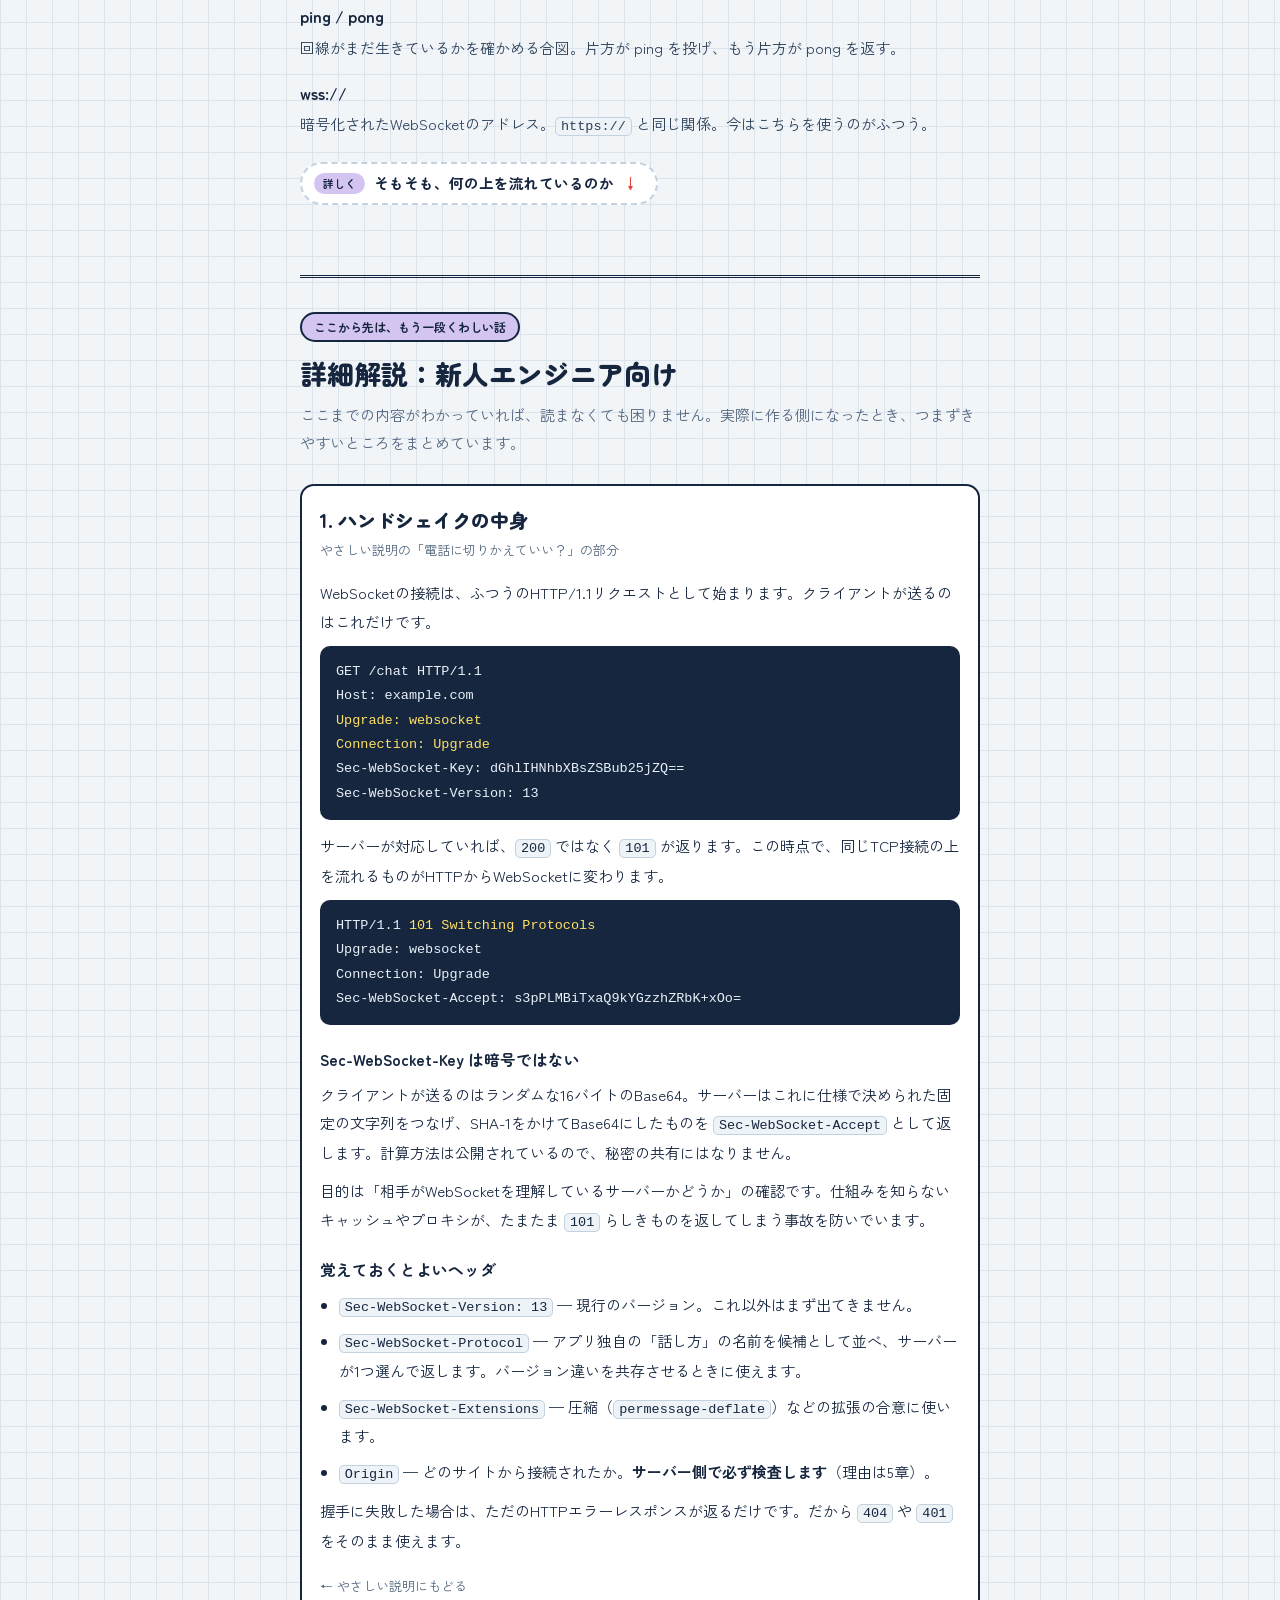
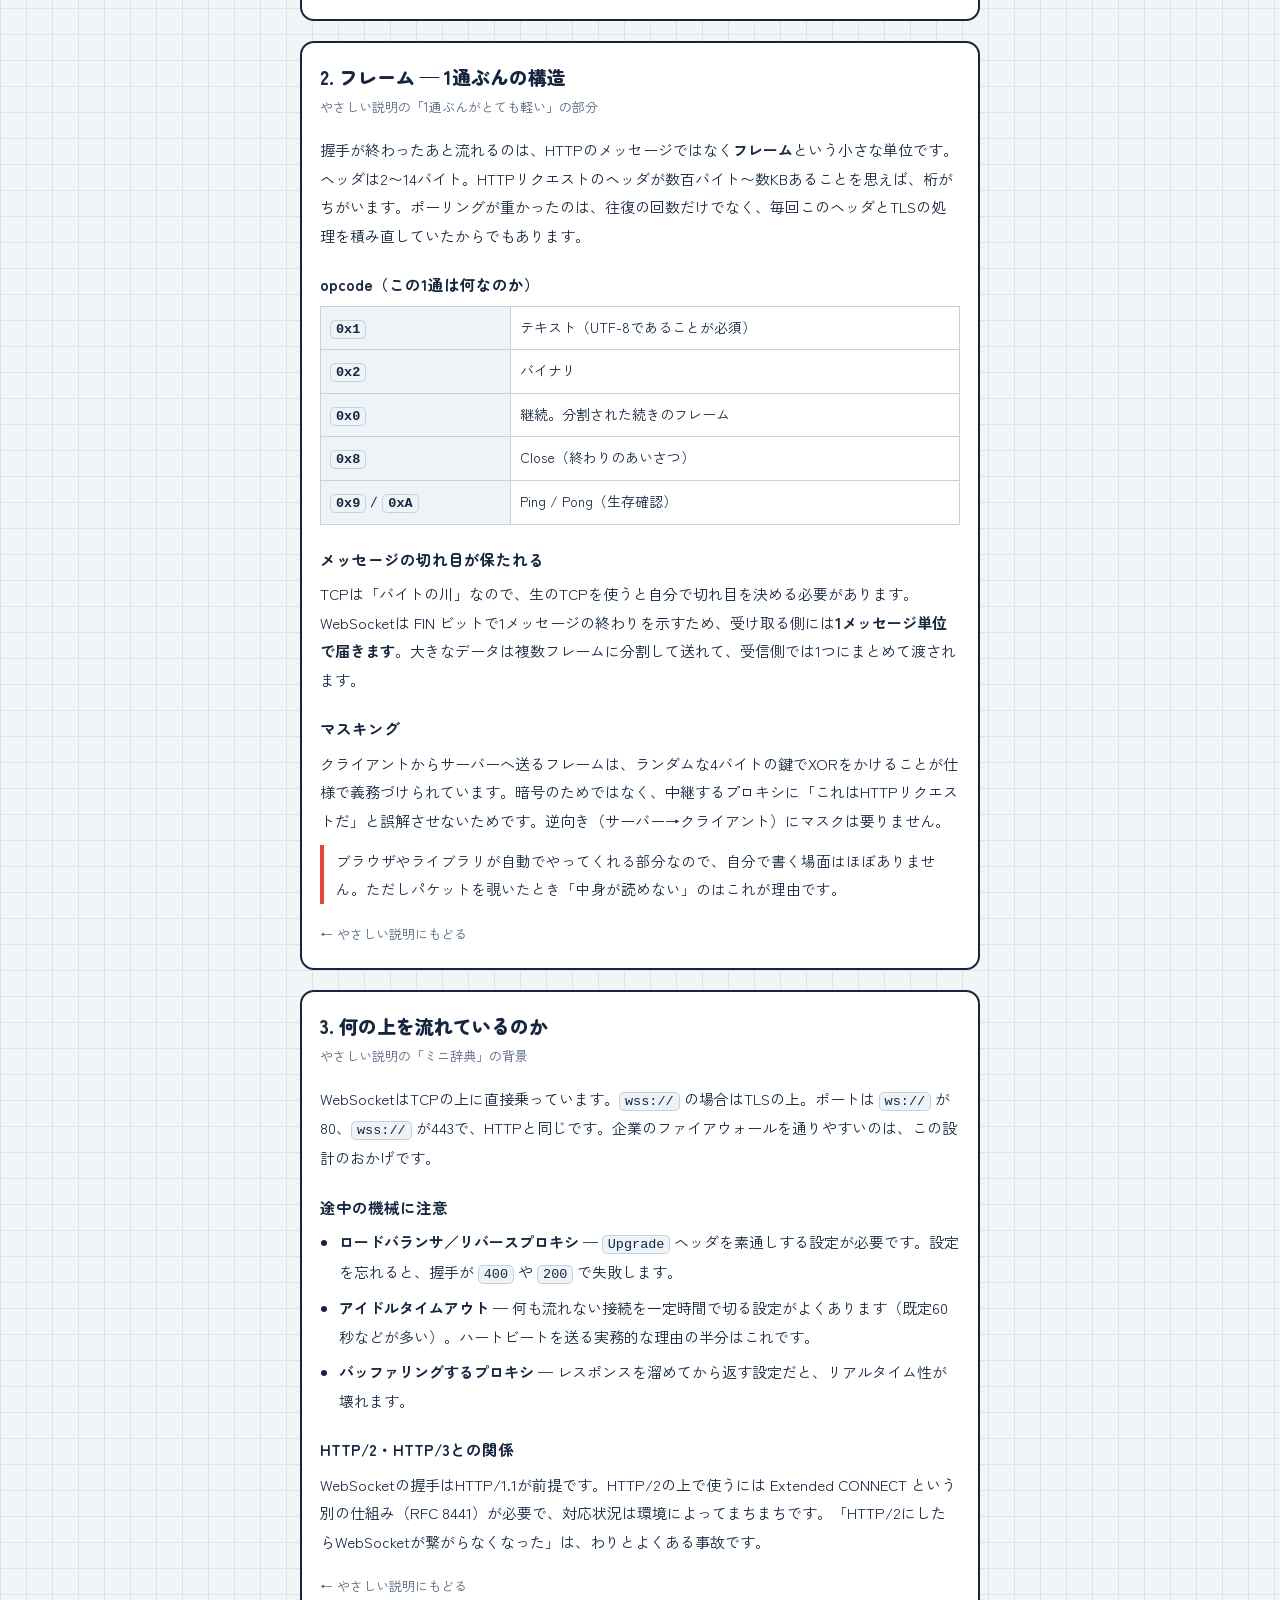
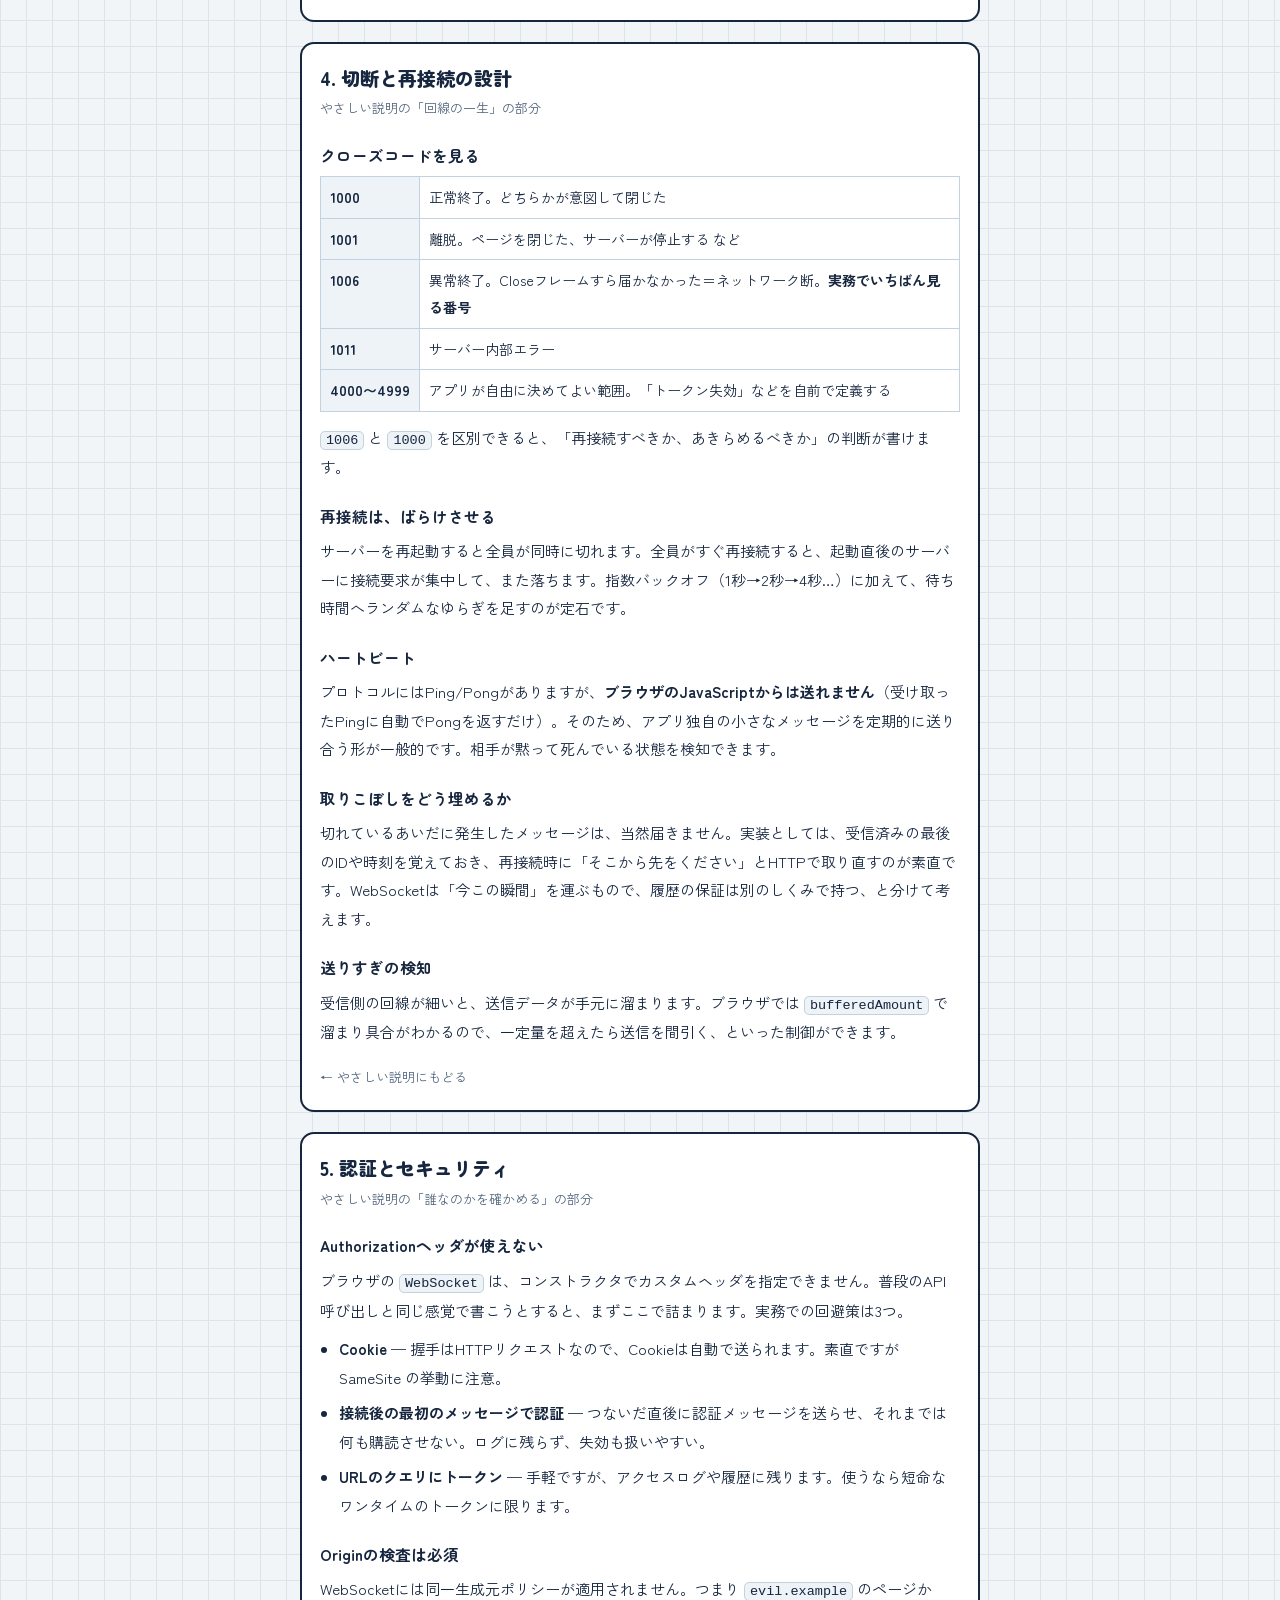
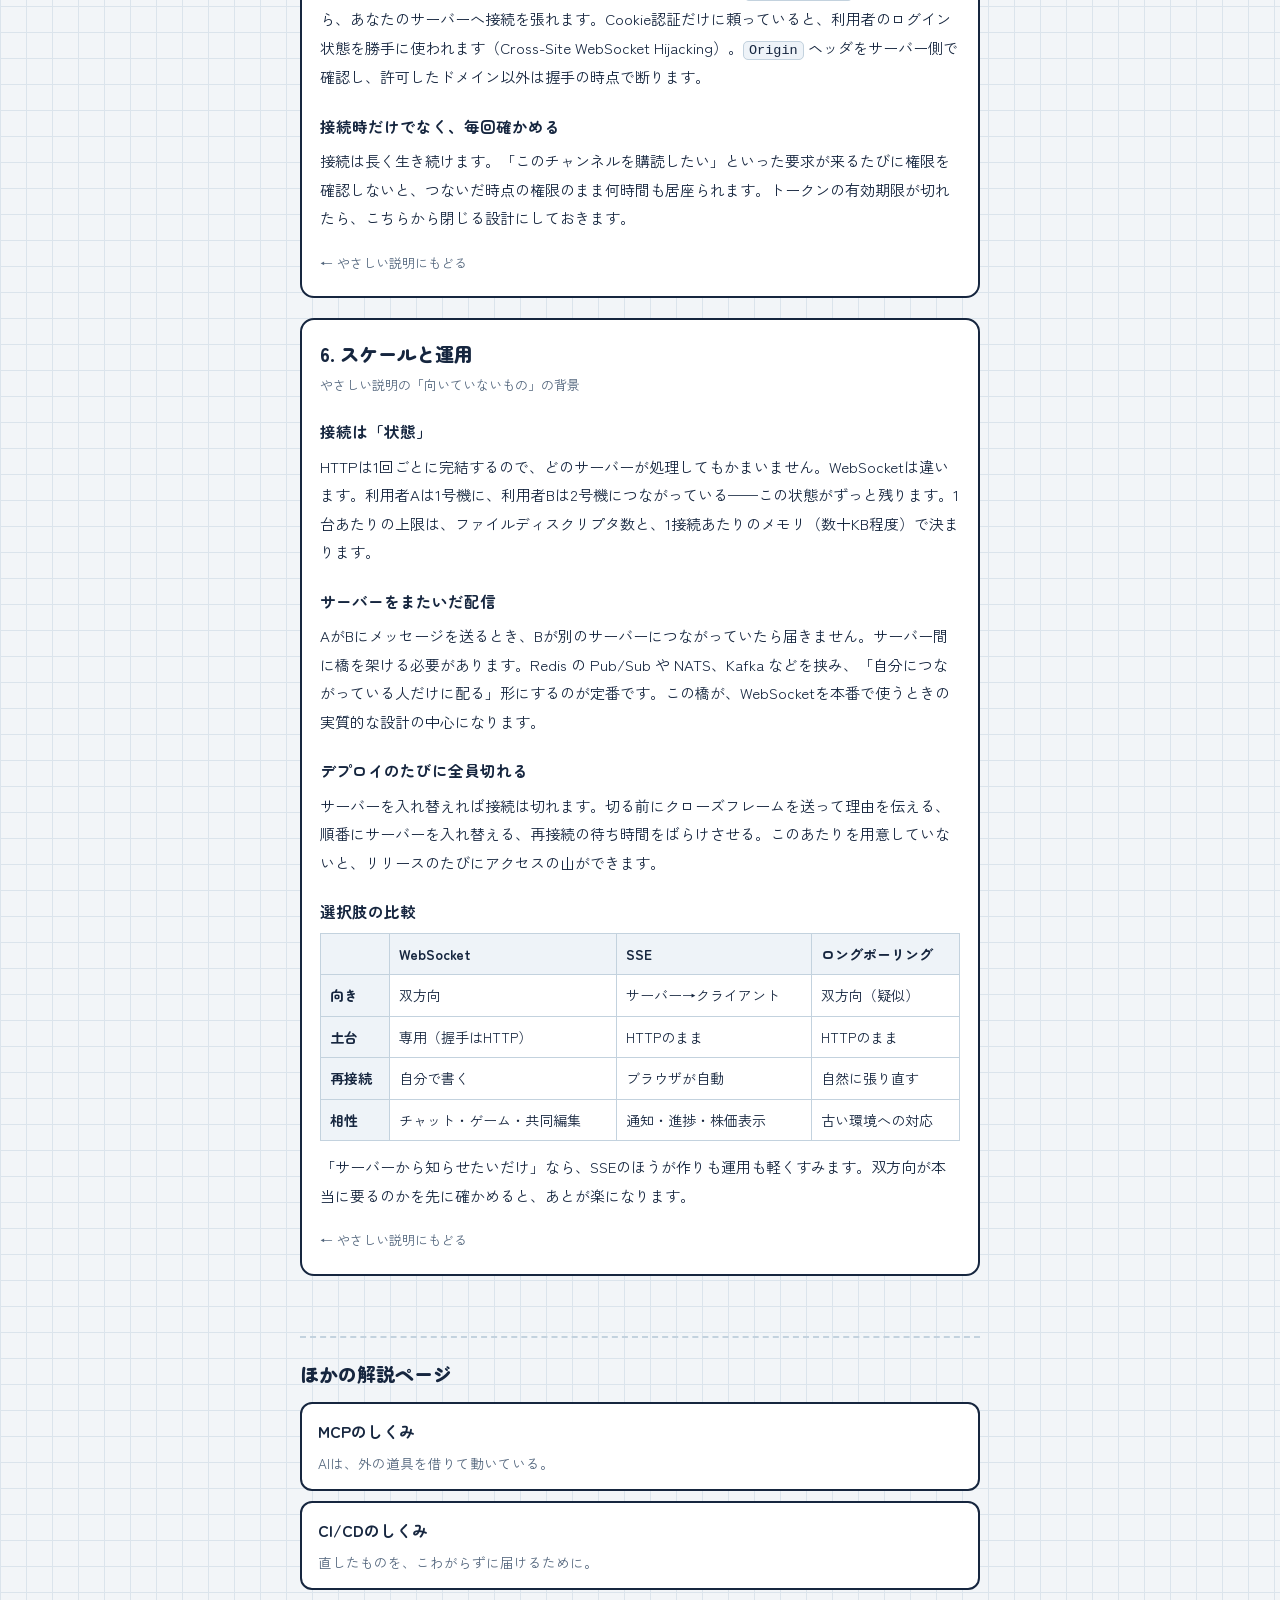
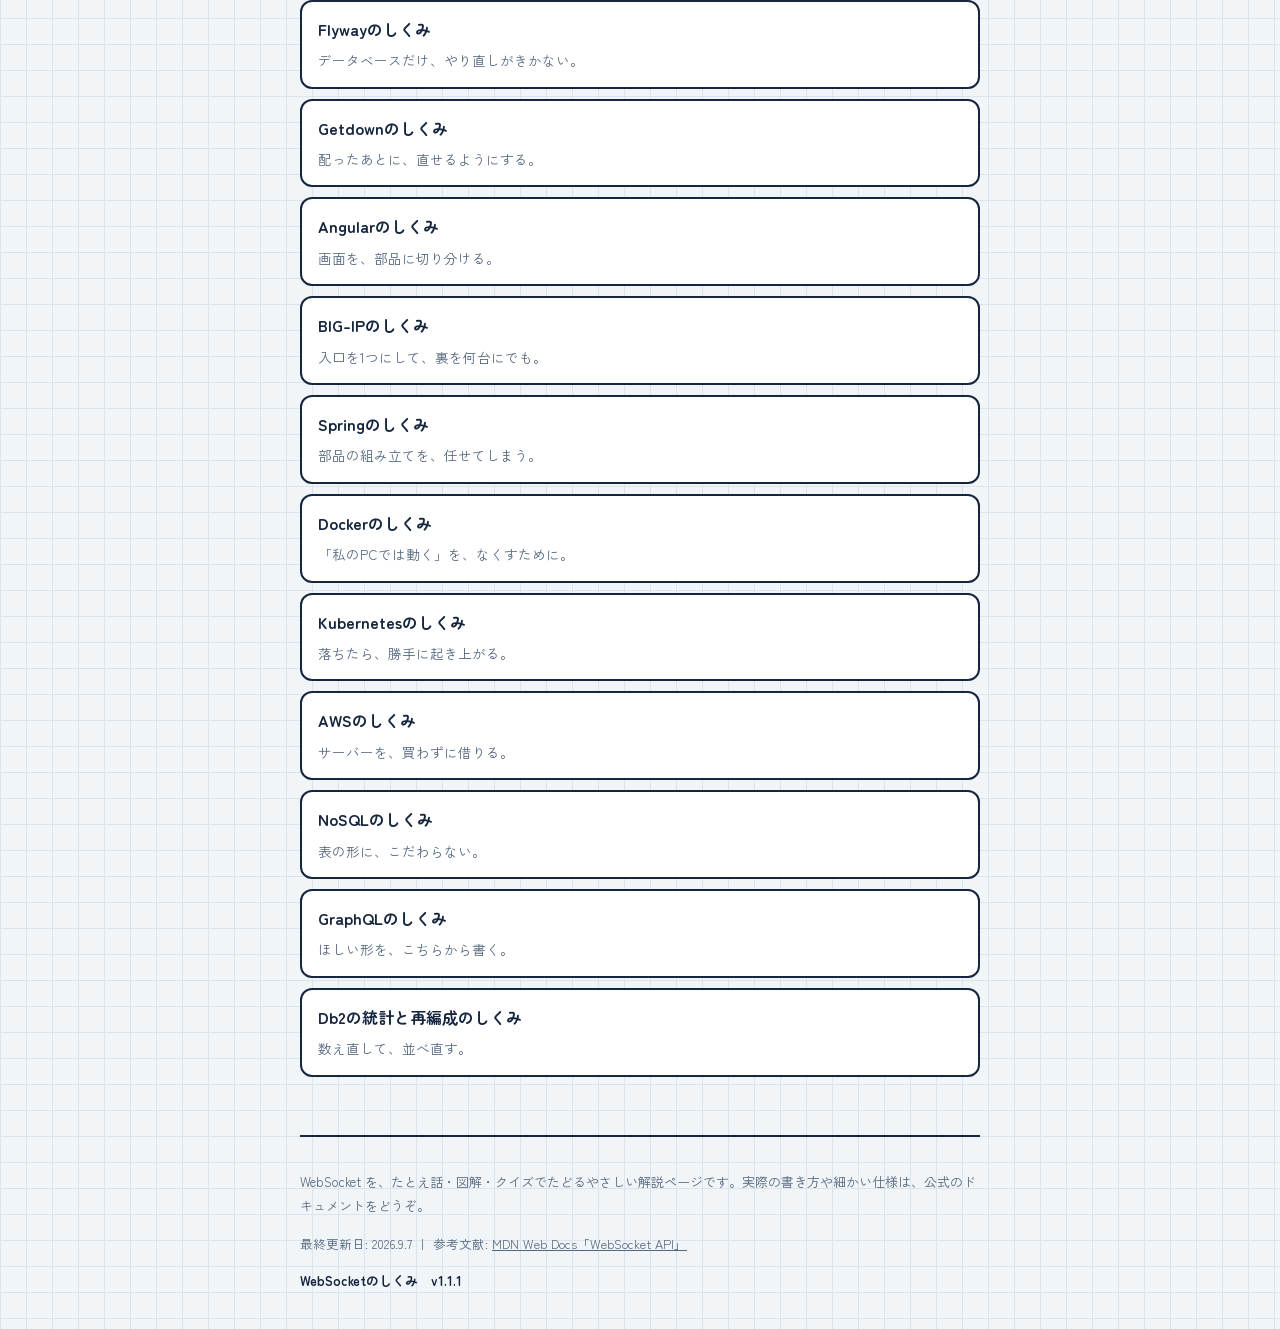
<file: websocket.html>
<!DOCTYPE html>
<html lang="ja">
<head>
<meta charset="utf-8">
<meta name="viewport" content="width=device-width, initial-scale=1">
<title>WebSocketのしくみ — 「まだ？」と聞きに行かなくてよくなった日</title>
<meta name="description" content="WebSocket（ウェブソケット）を、身近なたとえ話・図解・クイズでたどるやさしい解説ページ。">
<link rel="preconnect" href="https://fonts.googleapis.com">
<link rel="preconnect" href="https://fonts.gstatic.com" crossorigin>
<link href="https://fonts.googleapis.com/css2?family=Zen+Kaku+Gothic+New:wght@400;500;700&family=Zen+Maru+Gothic:wght@500;700;900&display=swap" rel="stylesheet">
<link rel="stylesheet" href="assets/site.css">
</head>
<body>
<div class="wrap">

<header class="topbar">
  <span class="logo">WebSocketのしくみ</span>
  <span class="ver" id="version">v1.1.1</span>
  <a class="home" href="index.html">← 用語集トップ</a>
</header>

<main>

<div class="hero" id="basic">
  <h1>「まだ？」と<br><span class="mark">聞きに行かなくて</span>よくなった日。</h1>
  <p>チャットで相手がメッセージを送ると、こちらの画面にすぐ出てくる。ページを更新していないのに、なぜ届くんだろう。ふつうのWebのしくみでは、こちらから聞きに行かないと何ももらえないはずなのに。その答えが <strong>WebSocket</strong>。</p>

  <div class="chain">
    <p class="chain-title">チャット画面をひらいてから、メッセージが届くまで——</p>
    <ol>
      <li>
        <span class="node now">ブラウザ<small>いま</small></span>
        <span class="say">チャットのページをひらいた</span>
      </li>
      <li class="arrowline">まずは、ふつうに話しかける</li>
      <li>
        <span class="node">あいさつ<small>ふつうのHTTP</small></span>
        <span class="say">「電話に切りかえてもいい？」とお願いする</span>
      </li>
      <li class="arrowline">サーバーがOKを返すと</li>
      <li>
        <span class="node robot">回線がつながる<small>1回だけ</small></span>
        <span class="say">ここから先は、手紙ではなく電話になる</span>
      </li>
      <li class="arrowline">つなぎっぱなしのまま</li>
      <li>
        <span class="node goal">どっちからでも<small>いつでも</small></span>
        <span class="say">相手が発言した瞬間、サーバーから届く</span>
      </li>
    </ol>
  </div>
  <p class="lead" style="margin-bottom:0">ふつうのWebが「手紙のやりとり」なら、WebSocketは<span class="pen">つなぎっぱなしの電話</span>。これが今日のいちばん大事なところ。</p>
  <a class="more" href="#d1"><span class="tag">詳しく</span>この「切りかえ」で、実際に何を送り合っているのか</a>
</div>

<section id="why">
  <h2>なんで、こんなものが必要になったの？</h2>
  <p class="lead">答えはシンプル。<span class="mark pink">Webは、聞かれるまで話しかけてこないから。</span></p>

  <div class="notes">
    <div class="note">
      <h3>ふつうのWebは「注文して、受け取る」だけ</h3>
      <p>ページを見るとき、ブラウザが「このページをください」と頼み、サーバーが返す。返したら、そこで会話は終わり。店員は、こちらが声をかけるまで何も言ってこない。</p>
      <p class="eg">この「頼まれたら答える」やり方が HTTP。シンプルで丈夫だけど、サーバーの側から急に話しかけることはできない。</p>
    </div>

    <div class="note">
      <h3>だから、しつこく聞きに行っていた</h3>
      <p>新着メッセージを表示したい。でもサーバーからは言ってくれない。ならばどうするか——5秒おきに「新しいの、ある？」と聞きに行く。答えはたいてい「ないよ」。</p>
      <p class="eg">これをポーリングと呼ぶ。1人でも1時間に720回。1000人いれば72万回。ほとんどが空振りなのに、聞くたびに毎回あいさつからやり直している。</p>
    </div>

    <div class="note">
      <h3>それなら、つなぎっぱなしにすればいい</h3>
      <p>最初に1回だけ「これから電話にします」と約束して、そのまま回線を保つ。用があるときだけ、どちらからでも話しかける。</p>
      <p class="eg">これがWebSocket。空振りの「ある？」「ないよ」がまるごと消えて、しかも新着が出た瞬間に届くようになった。</p>
    </div>
  </div>
</section>

<section id="compare">
  <h2>やりとりを、くらべてみる</h2>
  <p class="lead">ボタンで切りかえて、矢印の数を見てみよう。</p>

  <div class="board">
    <div class="switch">
      <button type="button" id="btn-poll" aria-pressed="true">何度も聞きに行く</button>
      <button type="button" id="btn-ws" aria-pressed="false">つなぎっぱなし</button>
    </div>
    <p class="tally" id="tally">5秒おきに聞くと、1分間で <b>12</b> 往復</p>
    <figure style="margin:0">
      <svg viewBox="0 0 600 250" role="img" aria-label="何度も聞きに行くポーリングと、一度つないだままにするWebSocketのやりとりを比べた図">
        <defs>
          <marker id="ah" viewBox="0 0 10 10" refX="8" refY="5" markerWidth="6" markerHeight="6" orient="auto-start-reverse">
            <path d="M2 1L8 5L2 9" fill="none" stroke="context-stroke" stroke-width="2" stroke-linecap="round" stroke-linejoin="round"/>
          </marker>
        </defs>
        <g font-family="'Zen Maru Gothic',sans-serif">
          <rect x="16" y="10" width="128" height="34" rx="9" fill="#9BDDF3" stroke="#16263F" stroke-width="2"/>
          <text x="80" y="33" text-anchor="middle" font-size="14" font-weight="700" fill="#16263F">ブラウザ</text>
          <rect x="456" y="10" width="128" height="34" rx="9" fill="#FFE066" stroke="#16263F" stroke-width="2"/>
          <text x="520" y="33" text-anchor="middle" font-size="14" font-weight="700" fill="#16263F">サーバー</text>
          <line x1="80" y1="46" x2="80" y2="240" stroke="#C3D2DE" stroke-width="2"/>
          <line x1="520" y1="46" x2="520" y2="240" stroke="#C3D2DE" stroke-width="2"/>

          <g id="view-poll" font-family="'Zen Kaku Gothic New',sans-serif" font-size="12.5">
            <g stroke="#54677E" stroke-width="2" marker-end="url(#ah)">
              <line x1="80" y1="70" x2="516" y2="70"/>
              <line x1="80" y1="120" x2="516" y2="120"/>
              <line x1="80" y1="170" x2="516" y2="170"/>
              <line x1="80" y1="220" x2="516" y2="220"/>
            </g>
            <g stroke="#C3D2DE" stroke-width="2" stroke-dasharray="5 4" marker-end="url(#ah)">
              <line x1="520" y1="94" x2="84" y2="94"/>
              <line x1="520" y1="144" x2="84" y2="144"/>
              <line x1="520" y1="194" x2="84" y2="194"/>
            </g>
            <line x1="520" y1="244" x2="84" y2="244" stroke="#1E8A4C" stroke-width="2" marker-end="url(#ah)"/>
            <g fill="#54677E">
              <text x="300" y="64" text-anchor="middle">新しいの、ある？</text>
              <text x="300" y="114" text-anchor="middle">新しいの、ある？</text>
              <text x="300" y="164" text-anchor="middle">新しいの、ある？</text>
              <text x="300" y="214" text-anchor="middle">新しいの、ある？</text>
            </g>
            <g fill="#8A9AA8">
              <text x="300" y="88" text-anchor="middle">ないよ</text>
              <text x="300" y="138" text-anchor="middle">ないよ</text>
              <text x="300" y="188" text-anchor="middle">ないよ</text>
            </g>
            <text x="300" y="238" text-anchor="middle" fill="#1E8A4C" font-weight="700">やっとあったよ</text>
          </g>

          <g id="view-ws" class="hidden" font-family="'Zen Kaku Gothic New',sans-serif" font-size="12.5">
            <line x1="80" y1="72" x2="516" y2="72" stroke="#54677E" stroke-width="2" marker-end="url(#ah)"/>
            <text x="300" y="66" text-anchor="middle" fill="#54677E">電話に切りかえていい？</text>
            <line x1="520" y1="96" x2="84" y2="96" stroke="#1E8A4C" stroke-width="2" marker-end="url(#ah)"/>
            <text x="300" y="90" text-anchor="middle" fill="#1E8A4C" font-weight="700">いいよ（ここで回線が開通）</text>

            <rect x="86" y="108" width="428" height="128" rx="10" fill="#AEE6A6" opacity=".28"/>
            <text x="300" y="128" text-anchor="middle" font-family="'Zen Maru Gothic',sans-serif" font-size="13" font-weight="700" fill="#1E8A4C">つなぎっぱなし（聞きに行かなくていい）</text>

            <line x1="520" y1="156" x2="84" y2="156" stroke="#E4453A" stroke-width="2" marker-end="url(#ah)"/>
            <text x="300" y="150" text-anchor="middle" fill="#E4453A" font-weight="700">新着です</text>
            <line x1="80" y1="188" x2="516" y2="188" stroke="#54677E" stroke-width="2" marker-end="url(#ah)"/>
            <text x="300" y="182" text-anchor="middle" fill="#54677E">こっちも送るね</text>
            <line x1="520" y1="220" x2="84" y2="220" stroke="#E4453A" stroke-width="2" marker-end="url(#ah)"/>
            <text x="300" y="214" text-anchor="middle" fill="#E4453A" font-weight="700">また新着です</text>
          </g>
        </g>
      </svg>
      <figcaption>灰色の点線が、空振りの返事。ポーリングでは、この「ないよ」を延々とやりとりしている。WebSocketでは、開通のあいさつが1往復あるだけで、あとは用があるときだけ流れる。</figcaption>
    </figure>
  </div>
  <a class="more" href="#d2"><span class="tag">詳しく</span>1通ぶんが「軽い」のは、何が省かれているから？</a>
</section>

<section id="calc">
  <h2>何回ぶんの「ある？」が消える？</h2>
  <p class="lead">聞きに行く間隔と、同時に使う人数を選ぶと、1分あたりの回数を計算する。</p>
  <div class="calcbox">
    <div class="calcrow">
      <div>
        <label for="interval">何秒おきに聞く？</label>
        <select id="interval"></select>
      </div>
      <div>
        <label for="users">同時に使う人数</label>
        <select id="users"></select>
      </div>
    </div>
    <div class="result" id="calc-result"></div>
  </div>
</section>

<section id="life">
  <h2>回線の一生を、開いて確かめる</h2>
  <p class="lead">つながってから切れるまでの5つの場面。<span class="pen">最後の「切れる」がいちばん大事</span>だったりする。</p>

  <div class="tree">
    <h3>WebSocketが生まれて、はたらいて、消えるまで</h3>
    <div class="step-list" id="tree-life"></div>
  </div>
  <a class="more" href="#d4"><span class="tag">詳しく</span>切断コード、再接続、取りこぼしの埋め方</a>
</section>

<section id="when">
  <h2>で、いつ使えばいいの？</h2>
  <p class="lead">つなぎっぱなしは便利だけど、なんでもこれにすればいいわけじゃない。</p>
  <div class="notes">
    <div class="note">
      <h3>向いているもの</h3>
      <p>チャット、対戦ゲーム、共同編集、株価やセンサーの表示、通知。<span class="mark cyan">サーバーの側から急に知らせたい</span>もの、あるいは秒より速いやりとりが要るもの。</p>
      <p class="eg">共通点は「いつ起きるか、こちらには予測できない」こと。予測できないなら、待つしかない。</p>
    </div>
    <div class="note">
      <h3>向いていないもの</h3>
      <p>ふつうのページ表示、記事の読み込み、フォームの送信。頼めば答えが返ってくるものは、HTTPのままでいい。</p>
      <p class="eg">つなぎっぱなしは、サーバー側が全員ぶんの回線を覚えておくということ。人数が増えると、それ自体が重さになる。</p>
    </div>
    <div class="note">
      <h3>似た仲間もいる</h3>
      <p>サーバーから送るだけでいいなら SSE（Server-Sent Events）という軽い方法もある。こちらはHTTPのまま使えて、切れたときの復帰も楽。</p>
      <p class="eg">両方向にどんどん流すなら WebSocket、届けるのが一方通行なら SSE。用途で選ぶ。</p>
    </div>
  </div>
  <a class="more" href="#d6"><span class="tag">詳しく</span>サーバーが何台もあるとき、何が起きるのか</a>
</section>

<section id="quiz">
  <h2>クイズ：きみは何問わかる？</h2>
  <p class="lead">全5問。まちがえても大丈夫、答えのほうが面白い。</p>
  <div class="quiz" id="quiz"></div>
</section>

<section id="careful">
  <h2>気をつけないと、あとで泣く</h2>
  <p class="lead">つなぎっぱなしには、つなぎっぱなしなりの苦労がある。</p>
  <ol class="steps">
    <li><b>回線は、かならず切れる。</b>電車でトンネルに入る、Wi-Fiが切りかわる、パソコンが眠る。切れない前提で作ると、ある日ぱったり動かなくなる。</li>
    <li><b>切れたら、自分でつなぎ直す。</b>再接続のしくみは自分で書く。すぐ何度も試すとサーバーが潰れるので、少しずつ間隔をのばしながら試すのが定番。</li>
    <li><b>切れているあいだの分を、どう埋めるか。</b>つながっていない時間に届いたメッセージは、そのままでは受け取れない。「どこまで受け取ったか」を覚えておいて、あとから取り直す。</li>
    <li><b>生きているか、ときどき確かめる。</b>回線は、切れたことに気づかないまま死んでいることがある。定期的に小さな合図（ping／pong）を送り合って確認する。</li>
    <li><b>誰なのかを、最初に確かめる。</b>つないだあとはずっと同じ相手として扱われる。最初のあいさつの時点で、ちゃんと本人か確かめておく。</li>
    <li><b>鍵をかける。</b>アドレスは <code>ws://</code> ではなく <code>wss://</code> を使う。中身が丸見えにならないようにする、いつもの話。</li>
  </ol>
  <a class="more" href="#d5"><span class="tag">詳しく</span>トークンをどこに載せるか問題と、Originの検査</a>
</section>

<section id="words">
  <h2>ことばのミニ辞典</h2>
  <p class="lead">この先どこかで見かけたときのために。</p>
  <dl class="words">
    <dt>HTTP</dt>
    <dd>Webのふつうの話し方。「これください」「はいどうぞ」で1回ぶんが完結する。WebSocketも、最初のあいさつだけはこれを使う。</dd>
    <dt>ハンドシェイク</dt>
    <dd>握手のこと。「これから電話に切りかえます」という最初の1往復。ここが成立して、はじめて回線が開く。</dd>
    <dt>ポーリング</dt>
    <dd>「新しいの、ある？」と何度も聞きに行くやり方。WebSocketが生まれる前は、これしかなかった。</dd>
    <dt>フレーム</dt>
    <dd>WebSocketで流れるデータのひとかたまり。手紙より軽い、小さな包み。</dd>
    <dt>ping / pong</dt>
    <dd>回線がまだ生きているかを確かめる合図。片方が ping を投げ、もう片方が pong を返す。</dd>
    <dt>wss://</dt>
    <dd>暗号化されたWebSocketのアドレス。<code>https://</code> と同じ関係。今はこちらを使うのがふつう。</dd>
  </dl>
  <a class="more" href="#d3"><span class="tag">詳しく</span>そもそも、何の上を流れているのか</a>
</section>

<section class="deep-head" id="deep">
  <span class="deep-badge">ここから先は、もう一段くわしい話</span>
  <h2>詳細解説：新人エンジニア向け</h2>
  <p class="lead">ここまでの内容がわかっていれば、読まなくても困りません。実際に作る側になったとき、つまずきやすいところをまとめています。</p>

  <div class="deep" id="d1">
    <h3>1. ハンドシェイクの中身</h3>
    <p class="sup">やさしい説明の「電話に切りかえていい？」の部分</p>

    <p>WebSocketの接続は、ふつうのHTTP/1.1リクエストとして始まります。クライアントが送るのはこれだけです。</p>
<pre><code>GET /chat HTTP/1.1
Host: example.com
<span class="hl">Upgrade: websocket</span>
<span class="hl">Connection: Upgrade</span>
Sec-WebSocket-Key: dGhlIHNhbXBsZSBub25jZQ==
Sec-WebSocket-Version: 13</code></pre>

    <p>サーバーが対応していれば、<code>200</code> ではなく <code>101</code> が返ります。この時点で、同じTCP接続の上を流れるものがHTTPからWebSocketに変わります。</p>
<pre><code>HTTP/1.1 <span class="hl">101 Switching Protocols</span>
Upgrade: websocket
Connection: Upgrade
Sec-WebSocket-Accept: s3pPLMBiTxaQ9kYGzzhZRbK+xOo=</code></pre>

    <h4>Sec-WebSocket-Key は暗号ではない</h4>
    <p>クライアントが送るのはランダムな16バイトのBase64。サーバーはこれに仕様で決められた固定の文字列をつなげ、SHA-1をかけてBase64にしたものを <code>Sec-WebSocket-Accept</code> として返します。計算方法は公開されているので、秘密の共有にはなりません。</p>
    <p>目的は「相手がWebSocketを理解しているサーバーかどうか」の確認です。仕組みを知らないキャッシュやプロキシが、たまたま <code>101</code> らしきものを返してしまう事故を防いでいます。</p>

    <h4>覚えておくとよいヘッダ</h4>
    <ul>
      <li><code>Sec-WebSocket-Version: 13</code> — 現行のバージョン。これ以外はまず出てきません。</li>
      <li><code>Sec-WebSocket-Protocol</code> — アプリ独自の「話し方」の名前を候補として並べ、サーバーが1つ選んで返します。バージョン違いを共存させるときに使えます。</li>
      <li><code>Sec-WebSocket-Extensions</code> — 圧縮（<code>permessage-deflate</code>）などの拡張の合意に使います。</li>
      <li><code>Origin</code> — どのサイトから接続されたか。<strong>サーバー側で必ず検査します</strong>（理由は5章）。</li>
    </ul>
    <p>握手に失敗した場合は、ただのHTTPエラーレスポンスが返るだけです。だから <code>404</code> や <code>401</code> をそのまま使えます。</p>
    <a class="back" href="#basic">← やさしい説明にもどる</a>
  </div>

  <div class="deep" id="d2">
    <h3>2. フレーム — 1通ぶんの構造</h3>
    <p class="sup">やさしい説明の「1通ぶんがとても軽い」の部分</p>

    <p>握手が終わったあと流れるのは、HTTPのメッセージではなく<strong>フレーム</strong>という小さな単位です。ヘッダは2〜14バイト。HTTPリクエストのヘッダが数百バイト〜数KBあることを思えば、桁がちがいます。ポーリングが重かったのは、往復の回数だけでなく、毎回このヘッダとTLSの処理を積み直していたからでもあります。</p>

    <h4>opcode（この1通は何なのか）</h4>
    <table>
      <tr><th><code>0x1</code></th><td>テキスト（UTF-8であることが必須）</td></tr>
      <tr><th><code>0x2</code></th><td>バイナリ</td></tr>
      <tr><th><code>0x0</code></th><td>継続。分割された続きのフレーム</td></tr>
      <tr><th><code>0x8</code></th><td>Close（終わりのあいさつ）</td></tr>
      <tr><th><code>0x9</code> / <code>0xA</code></th><td>Ping / Pong（生存確認）</td></tr>
    </table>

    <h4>メッセージの切れ目が保たれる</h4>
    <p>TCPは「バイトの川」なので、生のTCPを使うと自分で切れ目を決める必要があります。WebSocketは FIN ビットで1メッセージの終わりを示すため、受け取る側には<strong>1メッセージ単位で届きます</strong>。大きなデータは複数フレームに分割して送れて、受信側では1つにまとめて渡されます。</p>

    <h4>マスキング</h4>
    <p>クライアントからサーバーへ送るフレームは、ランダムな4バイトの鍵でXORをかけることが仕様で義務づけられています。暗号のためではなく、中継するプロキシに「これはHTTPリクエストだ」と誤解させないためです。逆向き（サーバー→クライアント）にマスクは要りません。</p>
    <p class="caution">ブラウザやライブラリが自動でやってくれる部分なので、自分で書く場面はほぼありません。ただしパケットを覗いたとき「中身が読めない」のはこれが理由です。</p>
    <a class="back" href="#compare">← やさしい説明にもどる</a>
  </div>

  <div class="deep" id="d3">
    <h3>3. 何の上を流れているのか</h3>
    <p class="sup">やさしい説明の「ミニ辞典」の背景</p>

    <p>WebSocketはTCPの上に直接乗っています。<code>wss://</code> の場合はTLSの上。ポートは <code>ws://</code> が80、<code>wss://</code> が443で、HTTPと同じです。企業のファイアウォールを通りやすいのは、この設計のおかげです。</p>

    <h4>途中の機械に注意</h4>
    <ul>
      <li><strong>ロードバランサ／リバースプロキシ</strong> — <code>Upgrade</code> ヘッダを素通しする設定が必要です。設定を忘れると、握手が <code>400</code> や <code>200</code> で失敗します。</li>
      <li><strong>アイドルタイムアウト</strong> — 何も流れない接続を一定時間で切る設定がよくあります（既定60秒などが多い）。ハートビートを送る実務的な理由の半分はこれです。</li>
      <li><strong>バッファリングするプロキシ</strong> — レスポンスを溜めてから返す設定だと、リアルタイム性が壊れます。</li>
    </ul>

    <h4>HTTP/2・HTTP/3との関係</h4>
    <p>WebSocketの握手はHTTP/1.1が前提です。HTTP/2の上で使うには Extended CONNECT という別の仕組み（RFC 8441）が必要で、対応状況は環境によってまちまちです。「HTTP/2にしたらWebSocketが繋がらなくなった」は、わりとよくある事故です。</p>
    <a class="back" href="#words">← やさしい説明にもどる</a>
  </div>

  <div class="deep" id="d4">
    <h3>4. 切断と再接続の設計</h3>
    <p class="sup">やさしい説明の「回線の一生」の部分</p>

    <h4>クローズコードを見る</h4>
    <table>
      <tr><th>1000</th><td>正常終了。どちらかが意図して閉じた</td></tr>
      <tr><th>1001</th><td>離脱。ページを閉じた、サーバーが停止する など</td></tr>
      <tr><th>1006</th><td>異常終了。Closeフレームすら届かなかった＝ネットワーク断。<strong>実務でいちばん見る番号</strong></td></tr>
      <tr><th>1011</th><td>サーバー内部エラー</td></tr>
      <tr><th>4000〜4999</th><td>アプリが自由に決めてよい範囲。「トークン失効」などを自前で定義する</td></tr>
    </table>
    <p><code>1006</code> と <code>1000</code> を区別できると、「再接続すべきか、あきらめるべきか」の判断が書けます。</p>

    <h4>再接続は、ばらけさせる</h4>
    <p>サーバーを再起動すると全員が同時に切れます。全員がすぐ再接続すると、起動直後のサーバーに接続要求が集中して、また落ちます。指数バックオフ（1秒→2秒→4秒…）に加えて、待ち時間へランダムなゆらぎを足すのが定石です。</p>

    <h4>ハートビート</h4>
    <p>プロトコルにはPing/Pongがありますが、<strong>ブラウザのJavaScriptからは送れません</strong>（受け取ったPingに自動でPongを返すだけ）。そのため、アプリ独自の小さなメッセージを定期的に送り合う形が一般的です。相手が黙って死んでいる状態を検知できます。</p>

    <h4>取りこぼしをどう埋めるか</h4>
    <p>切れているあいだに発生したメッセージは、当然届きません。実装としては、受信済みの最後のIDや時刻を覚えておき、再接続時に「そこから先をください」とHTTPで取り直すのが素直です。WebSocketは「今この瞬間」を運ぶもので、履歴の保証は別のしくみで持つ、と分けて考えます。</p>

    <h4>送りすぎの検知</h4>
    <p>受信側の回線が細いと、送信データが手元に溜まります。ブラウザでは <code>bufferedAmount</code> で溜まり具合がわかるので、一定量を超えたら送信を間引く、といった制御ができます。</p>
    <a class="back" href="#life">← やさしい説明にもどる</a>
  </div>

  <div class="deep" id="d5">
    <h3>5. 認証とセキュリティ</h3>
    <p class="sup">やさしい説明の「誰なのかを確かめる」の部分</p>

    <h4>Authorizationヘッダが使えない</h4>
    <p>ブラウザの <code>WebSocket</code> は、コンストラクタでカスタムヘッダを指定できません。普段のAPI呼び出しと同じ感覚で書こうとすると、まずここで詰まります。実務での回避策は3つ。</p>
    <ul>
      <li><strong>Cookie</strong> — 握手はHTTPリクエストなので、Cookieは自動で送られます。素直ですが SameSite の挙動に注意。</li>
      <li><strong>接続後の最初のメッセージで認証</strong> — つないだ直後に認証メッセージを送らせ、それまでは何も購読させない。ログに残らず、失効も扱いやすい。</li>
      <li><strong>URLのクエリにトークン</strong> — 手軽ですが、アクセスログや履歴に残ります。使うなら短命なワンタイムのトークンに限ります。</li>
    </ul>

    <h4>Originの検査は必須</h4>
    <p>WebSocketには同一生成元ポリシーが適用されません。つまり <code>evil.example</code> のページから、あなたのサーバーへ接続を張れます。Cookie認証だけに頼っていると、利用者のログイン状態を勝手に使われます（Cross-Site WebSocket Hijacking）。<code>Origin</code> ヘッダをサーバー側で確認し、許可したドメイン以外は握手の時点で断ります。</p>

    <h4>接続時だけでなく、毎回確かめる</h4>
    <p>接続は長く生き続けます。「このチャンネルを購読したい」といった要求が来るたびに権限を確認しないと、つないだ時点の権限のまま何時間も居座られます。トークンの有効期限が切れたら、こちらから閉じる設計にしておきます。</p>
    <a class="back" href="#careful">← やさしい説明にもどる</a>
  </div>

  <div class="deep" id="d6">
    <h3>6. スケールと運用</h3>
    <p class="sup">やさしい説明の「向いていないもの」の背景</p>

    <h4>接続は「状態」</h4>
    <p>HTTPは1回ごとに完結するので、どのサーバーが処理してもかまいません。WebSocketは違います。利用者Aは1号機に、利用者Bは2号機につながっている——この状態がずっと残ります。1台あたりの上限は、ファイルディスクリプタ数と、1接続あたりのメモリ（数十KB程度）で決まります。</p>

    <h4>サーバーをまたいだ配信</h4>
    <p>AがBにメッセージを送るとき、Bが別のサーバーにつながっていたら届きません。サーバー間に橋を架ける必要があります。Redis の Pub/Sub や NATS、Kafka などを挟み、「自分につながっている人だけに配る」形にするのが定番です。この橋が、WebSocketを本番で使うときの実質的な設計の中心になります。</p>

    <h4>デプロイのたびに全員切れる</h4>
    <p>サーバーを入れ替えれば接続は切れます。切る前にクローズフレームを送って理由を伝える、順番にサーバーを入れ替える、再接続の待ち時間をばらけさせる。このあたりを用意していないと、リリースのたびにアクセスの山ができます。</p>

    <h4>選択肢の比較</h4>
    <table>
      <tr><th></th><th>WebSocket</th><th>SSE</th><th>ロングポーリング</th></tr>
      <tr><th>向き</th><td>双方向</td><td>サーバー→クライアント</td><td>双方向（疑似）</td></tr>
      <tr><th>土台</th><td>専用（握手はHTTP）</td><td>HTTPのまま</td><td>HTTPのまま</td></tr>
      <tr><th>再接続</th><td>自分で書く</td><td>ブラウザが自動</td><td>自然に張り直す</td></tr>
      <tr><th>相性</th><td>チャット・ゲーム・共同編集</td><td>通知・進捗・株価表示</td><td>古い環境への対応</td></tr>
    </table>
    <p>「サーバーから知らせたいだけ」なら、SSEのほうが作りも運用も軽くすみます。双方向が本当に要るのかを先に確かめると、あとが楽になります。</p>
    <a class="back" href="#when">← やさしい説明にもどる</a>
  </div>
</section>

<section class="sibling">
  <h2>ほかの解説ページ</h2>
  <ul>
    <li><a href="mcp.html"><b>MCPのしくみ</b><span>AIは、外の道具を借りて動いている。</span></a></li>
    <li><a href="cicd.html"><b>CI/CDのしくみ</b><span>直したものを、こわがらずに届けるために。</span></a></li>
    <li><a href="flyway.html"><b>Flywayのしくみ</b><span>データベースだけ、やり直しがきかない。</span></a></li>
    <li><a href="getdown.html"><b>Getdownのしくみ</b><span>配ったあとに、直せるようにする。</span></a></li>
    <li><a href="angular.html"><b>Angularのしくみ</b><span>画面を、部品に切り分ける。</span></a></li>
    <li><a href="bigip.html"><b>BIG-IPのしくみ</b><span>入口を1つにして、裏を何台にでも。</span></a></li>
    <li><a href="spring.html"><b>Springのしくみ</b><span>部品の組み立てを、任せてしまう。</span></a></li>
    <li><a href="docker.html"><b>Dockerのしくみ</b><span>「私のPCでは動く」を、なくすために。</span></a></li>
    <li><a href="kubernetes.html"><b>Kubernetesのしくみ</b><span>落ちたら、勝手に起き上がる。</span></a></li>
    <li><a href="aws.html"><b>AWSのしくみ</b><span>サーバーを、買わずに借りる。</span></a></li>
    <li><a href="nosql.html"><b>NoSQLのしくみ</b><span>表の形に、こだわらない。</span></a></li>
    <li><a href="graphql.html"><b>GraphQLのしくみ</b><span>ほしい形を、こちらから書く。</span></a></li>
    <li><a href="db2.html"><b>Db2の統計と再編成のしくみ</b><span>数え直して、並べ直す。</span></a></li>
  </ul>
</section>

</main>

<footer>
  <p>WebSocket を、たとえ話・図解・クイズでたどるやさしい解説ページです。実際の書き方や細かい仕様は、公式のドキュメントをどうぞ。</p>
  <p class="footmeta">最終更新日: 2026.9.7 ｜ 参考文献: <a href="https://developer.mozilla.org/ja/docs/Web/API/WebSockets_API" target="_blank" rel="noopener">MDN Web Docs「WebSocket API」</a></p>
  <p class="footver">WebSocketのしくみ　v1.1.1</p>
</footer>

</div>

<script>
"use strict";
var APP_VERSION = "1.1.1";

/* ============ やりとりの切りかえ ============ */
function initSwitch(){
  var pollV = document.getElementById("view-poll");
  var wsV = document.getElementById("view-ws");
  var pBtn = document.getElementById("btn-poll");
  var wBtn = document.getElementById("btn-ws");
  var tally = document.getElementById("tally");
  if(!pollV || !wsV) return;

  function show(isPoll){
    pollV.classList.toggle("hidden", !isPoll);
    wsV.classList.toggle("hidden", isPoll);
    pBtn.setAttribute("aria-pressed", isPoll ? "true" : "false");
    wBtn.setAttribute("aria-pressed", isPoll ? "false" : "true");
    tally.innerHTML = isPoll
      ? '5秒おきに聞くと、1分間で <b>12</b> 往復'
      : 'つなぐのは、最初の <b>1</b> 往復だけ';
  }
  pBtn.addEventListener("click", function(){ show(true); });
  wBtn.addEventListener("click", function(){ show(false); });
}

/* ============ 回数の計算 ============ */
function initCalc(){
  var iv = document.getElementById("interval");
  var us = document.getElementById("users");
  var res = document.getElementById("calc-result");
  if(!iv || !us || !res) return;

  [1,2,3,5,10,30,60].forEach(function(v){
    var o = document.createElement("option");
    o.value = String(v); o.textContent = v + "秒おき";
    if(v === 5) o.selected = true;
    iv.appendChild(o);
  });
  [10,50,100,500,1000,5000,10000].forEach(function(v){
    var o = document.createElement("option");
    o.value = String(v); o.textContent = v.toLocaleString() + "人";
    if(v === 100) o.selected = true;
    us.appendChild(o);
  });

  function update(){
    var interval = parseInt(iv.value, 10);
    var users = parseInt(us.value, 10);
    var polls = Math.round(60 / interval) * users;
    var wsOpen = users;
    var max = Math.max(polls, 1);
    var f = function(n){ return n.toLocaleString(); };

    var html = '<p class="rline">ポーリングだと、1分間にサーバーが受ける「ある？」は <strong>' + f(polls) +
               '回</strong>。WebSocketなら、最初につなぐ <strong>' + f(wsOpen) +
               '回</strong> のあとは、新着が出たときだけ流れる。</p>';

    html += '<div class="bars">';
    html += '<div><p class="bar-label">ポーリング　1分あたり ' + f(polls) + ' 回</p>' +
            '<div class="bar"><span style="width:100%"></span></div></div>';
    html += '<div><p class="bar-label">WebSocket　最初の ' + f(wsOpen) + ' 回だけ</p>' +
            '<div class="bar good"><span style="width:' + Math.max(wsOpen / max * 100, 2) + '%"></span></div></div>';
    html += '</div>';

    var idle = polls - wsOpen;
    html += '<p class="rline" style="margin:0">しかも、ポーリングの答えはほとんどが「ないよ」。' +
            (interval >= 30
              ? '間隔をあければ回数は減るけれど、そのぶん新着に気づくのが最大' + interval + '秒おくれる。'
              : '間隔をつめるほど気づくのは速くなるが、空振りが ' + f(idle) + ' 回ぶん増えていく。') +
            'この「速さと回数の板ばさみ」から抜け出すために、WebSocketが生まれた。</p>';

    res.innerHTML = html;
  }

  iv.addEventListener("change", update);
  us.addEventListener("change", update);
  update();
}

/* ============ 回線の一生 ============ */
var LIFE = [
  {y:"①", live:false, n:"ふつうのHTTPで話しかける", t:"いきなり新しい通信方式で話しかけても、途中の機械が<b>知らない言葉として捨ててしまう</b>。", f:"まずは、みんなが知っているHTTPで「電話に切りかえたい」とお願いする。だから既存のネット設備をそのまま通れる。"},
  {y:"②", live:false, n:"握手する（ハンドシェイク）", t:"どちらか片方だけがその気でも、会話は成り立たない。", f:"サーバーが「いいよ」と返した瞬間、この通信路はHTTPをやめてWebSocketになる。道はそのまま、話し方だけが変わる。"},
  {y:"③", live:true, n:"つながっている", t:"HTTPのままだと、サーバーから話しかける方法が<b>そもそもない</b>。", f:"回線が開いているあいだは、どちらからでも、いつでも送れる。毎回あいさつをやり直さないので、1通ぶんがとても軽い。"},
  {y:"④", live:true, n:"生きているか確かめる", t:"回線は、<b>切れたことに気づかないまま</b>死んでいることがある。画面は動いているのに、何も届かない。", f:"ときどき ping を投げて、pong が返るか見る。返ってこなければ、切れたと判断してつなぎ直す。"},
  {y:"⑤", live:false, n:"切れる、そしてつなぎ直す", t:"トンネル、Wi-Fiの切りかえ、スリープ。<b>切れない回線は存在しない</b>。", f:"切れたら少し待ってつなぎ直し、それでもだめならもう少し待つ。つないだあと、休んでいたあいだの分を取り直して追いつく。"}
];

function buildLife(){
  var host = document.getElementById("tree-life");
  if(!host) return;
  LIFE.forEach(function(s, i){
    var wrap = document.createElement("div");
    wrap.className = "step";
    wrap.setAttribute("aria-expanded","false");

    var btnId = "life-btn-" + i;
    var panId = "life-pan-" + i;

    var btn = document.createElement("button");
    btn.type = "button";
    btn.id = btnId;
    btn.setAttribute("aria-controls", panId);
    btn.setAttribute("aria-expanded","false");
    btn.innerHTML = '<span class="yr' + (s.live ? " live" : "") + '">' + s.y + '</span><span class="nm">' + s.n +
                    '</span><span class="plus" aria-hidden="true"></span>';

    var pan = document.createElement("div");
    pan.className = "detail";
    pan.id = panId;
    pan.hidden = true;
    pan.setAttribute("role","region");
    pan.setAttribute("aria-labelledby", btnId);
    pan.innerHTML = '<p class="trouble">😖 このときの困りごと：' + s.t + '</p>' +
                    '<p class="fix">💡 やっていること：' + s.f + '</p>';

    btn.addEventListener("click", function(){
      var open = pan.hidden;
      pan.hidden = !open;
      btn.setAttribute("aria-expanded", open ? "true" : "false");
      wrap.setAttribute("aria-expanded", open ? "true" : "false");
    });

    wrap.appendChild(btn);
    wrap.appendChild(pan);
    host.appendChild(wrap);
  });
}

/* ============ クイズ ============ */
var QUIZ = [
  {
    q:"ふつうのWeb（HTTP）でいちばん困っていたことは？",
    c:["画像が表示できない","サーバーから話しかけられない","文字数の上限がある","日本語が使えない"],
    a:1,
    e:"HTTPは「頼まれたら答える」形。サーバーが先に話しかける方法がなかった。だから新着を知るには、こちらから何度も聞きに行くしかなかった。"
  },
  {
    q:"WebSocketの通信は、どうやって始まる？",
    c:["いきなり専用の方式で始まる","まずふつうのHTTPであいさつしてから切りかわる","電話をかけてから始まる","メールで申しこむ"],
    a:1,
    e:"最初の1往復はHTTP。「切りかえていい？」「いいよ」で握手が成立してから、同じ通信路がWebSocketに変わる。途中のネット設備をそのまま通れるように、こういう作りになっている。"
  },
  {
    q:"5秒おきに聞きに行くと、1人あたり1時間で何回になる？",
    c:["60回","120回","720回","3600回"],
    a:2,
    e:"1分で12回、1時間で720回。1000人なら72万回。そのほとんどの答えが「ないよ」だった。この空振りを消したのがWebSocket。"
  },
  {
    q:"WebSocketを使うとき、いちばん忘れがちなことは？",
    c:["回線は切れるものだと考えておく","色を変えること","画像を小さくすること","フォントを選ぶこと"],
    a:0,
    e:"トンネル、Wi-Fiの切りかえ、スリープ。回線はかならず切れる。つなぎ直すしくみと、休んでいたあいだの分を取り直すしくみまで作って、やっと完成。"
  },
  {
    q:"次のうち、WebSocketが向いていないのは？",
    c:["チャット","対戦ゲーム","ニュース記事のページを表示する","みんなで同時に文書を編集する"],
    a:2,
    e:"記事を読むのは「頼めば返ってくる」もの。予測できるものにつなぎっぱなしは要らない。サーバー側が全員ぶんの回線を覚える負担だけが増えてしまう。"
  }
];

var qIndex = 0, qScore = 0;

function renderQuiz(){
  var host = document.getElementById("quiz");
  if(!host) return;

  if(qIndex >= QUIZ.length){
    var msg = qScore === 5 ? "全問正解。もう人に説明できるレベル。"
            : qScore >= 3 ? "いい線いってる。まちがえた問題ほど、覚えて帰れる。"
            : "ここからが面白いところ。上の「回線の一生」をもう一度ひらいてみよう。";
    host.innerHTML = '<p class="score">結果：' + qScore + ' / ' + QUIZ.length + ' 問正解</p>' +
                     '<p style="margin:0 0 14px">' + msg + '</p>' +
                     '<button class="qnext" type="button" id="again">もう一度やる</button>';
    document.getElementById("again").addEventListener("click", function(){
      qIndex = 0; qScore = 0; renderQuiz();
    });
    return;
  }

  var item = QUIZ[qIndex];
  var html = '<div class="qhead"><span class="qcount">第' + (qIndex+1) + '問 / ' + QUIZ.length + '問</span></div>' +
             '<p class="qtext">' + item.q + '</p><div class="choices">';
  item.c.forEach(function(text, i){
    html += '<button class="choice" type="button" data-i="' + i + '">' + text + '</button>';
  });
  html += '</div><div class="answer" id="answer" hidden></div>';
  host.innerHTML = html;

  var buttons = host.querySelectorAll(".choice");
  Array.prototype.forEach.call(buttons, function(b){
    b.addEventListener("click", function(){
      var picked = parseInt(b.dataset.i, 10);
      var ok = picked === item.a;
      if(ok) qScore++;

      Array.prototype.forEach.call(buttons, function(x, i){
        x.disabled = true;
        if(i === item.a) x.classList.add("correct");
        else if(i === picked) x.classList.add("wrong");
      });

      var ans = document.getElementById("answer");
      ans.hidden = false;
      ans.innerHTML = '<span class="verdict ' + (ok ? "ok" : "ng") + '">' +
                      (ok ? "正解！" : "残念、正解は「" + item.c[item.a] + "」") + '</span>' +
                      item.e +
                      '<div><button class="qnext" type="button" id="next">' +
                      (qIndex === QUIZ.length - 1 ? "結果を見る" : "次の問題へ") + '</button></div>';
      document.getElementById("next").addEventListener("click", function(){
        qIndex++; renderQuiz();
      });
      document.getElementById("next").focus();
    });
  });
}

document.addEventListener("DOMContentLoaded", function(){
  document.getElementById("version").textContent = "v" + APP_VERSION;
  initSwitch();
  initCalc();
  buildLife();
  renderQuiz();
});
</script>
</body>
</html>
</file>
<file: assets/site.css>
:root{
  --paper:#F2F5F8;
  --rule:#DBE4EC;
  --rule-strong:#C3D2DE;
  --ink:#16263F;
  --ink-soft:#54677E;
  --red:#E4453A;
  --mk-yellow:#FFE066;
  --mk-pink:#FFB3CE;
  --mk-cyan:#9BDDF3;
  --mk-green:#AEE6A6;
  --mk-purple:#D3C4F2;
  --tape:#EFD98A;
  --font-round:"Zen Maru Gothic","Hiragino Maru Gothic ProN","ヒラギノ丸ゴ ProN",sans-serif;
  --font-body:"Zen Kaku Gothic New","Hiragino Sans","Noto Sans JP",sans-serif;
}
*{box-sizing:border-box}
html{-webkit-text-size-adjust:100%;scroll-behavior:smooth}
body{
  margin:0;
  font-family:var(--font-body);
  color:var(--ink);
  background-color:var(--paper);
  background-image:
    linear-gradient(var(--rule) 1px,transparent 1px),
    linear-gradient(90deg,var(--rule) 1px,transparent 1px);
  background-size:26px 26px;
  line-height:1.9;
  font-size:16px;
}
.wrap{max-width:720px;margin:0 auto;padding:0 20px}
a{color:var(--ink)}
:focus-visible{outline:3px solid var(--red);outline-offset:3px;border-radius:4px}

.topbar{
  display:flex;align-items:baseline;gap:12px;flex-wrap:wrap;
  padding:18px 0 14px;border-bottom:2px solid var(--ink);
}
.logo{font-family:var(--font-round);font-weight:900;font-size:19px;letter-spacing:.02em}
.ver{
  font-family:var(--font-body);font-size:12px;font-weight:700;color:#fff;
  background:var(--ink);border-radius:999px;padding:2px 10px;line-height:1.7;
}
.topbar .from{font-size:12px;color:var(--ink-soft);margin-left:auto}

.hero{padding:40px 0 8px}
.hero h1{
  font-family:var(--font-round);font-weight:900;
  font-size:clamp(29px,7.4vw,45px);line-height:1.35;margin:0 0 20px;letter-spacing:.01em;
}
.mark{background-image:linear-gradient(transparent 56%,var(--mk-yellow) 56%,var(--mk-yellow) 94%,transparent 94%);padding:0 2px}
.mark.pink{background-image:linear-gradient(transparent 56%,var(--mk-pink) 56%,var(--mk-pink) 94%,transparent 94%)}
.mark.cyan{background-image:linear-gradient(transparent 56%,var(--mk-cyan) 56%,var(--mk-cyan) 94%,transparent 94%)}
.hero p{font-size:17px;margin:0 0 26px;max-width:34em}

.chain{
  background:#fff;border:2px solid var(--ink);border-radius:14px;
  padding:20px 18px 16px;box-shadow:5px 5px 0 var(--rule-strong);margin:0 0 12px;
}
.chain-title{font-family:var(--font-round);font-weight:700;font-size:15px;margin:0 0 16px}
.chain ol{list-style:none;margin:0;padding:0}
.chain li{display:flex;align-items:flex-start;gap:12px;padding:0 0 6px}
.node{
  flex:0 0 auto;min-width:120px;text-align:center;
  border:2px solid var(--ink);border-radius:10px;padding:5px 10px;background:var(--mk-cyan);
  font-family:var(--font-round);font-weight:700;font-size:15px;line-height:1.4;
}
.node small{display:block;font-family:var(--font-body);font-weight:500;font-size:11px;color:var(--ink)}
.node.now{background:var(--mk-pink)}
.node.robot{background:var(--mk-purple)}
.node.goal{background:var(--mk-green)}
.chain .say{font-size:13.5px;color:var(--ink-soft);padding-top:4px}
.arrowline{display:flex;align-items:center;gap:8px;margin:0 0 6px 54px;color:var(--ink-soft);font-size:12px}
.arrowline::before{content:"";width:2px;height:18px;background:var(--ink-soft);border-radius:2px}

section{padding:46px 0 6px}
h2{font-family:var(--font-round);font-weight:900;font-size:clamp(21px,4.6vw,27px);margin:0 0 6px;line-height:1.5}
.lead{color:var(--ink-soft);margin:0 0 26px;font-size:15px}
.pen{color:var(--red);font-family:var(--font-round);font-weight:700}

.notes{display:grid;gap:18px}
.note{
  background:#fff;border:2px solid var(--ink);border-radius:4px 14px 14px 14px;
  padding:18px 18px 16px;position:relative;
}
.note::before{
  content:"";position:absolute;top:-9px;left:22px;width:58px;height:17px;
  background:var(--tape);opacity:.85;border-radius:2px;transform:rotate(-2deg);
}
.note h3{font-family:var(--font-round);font-weight:700;font-size:17px;margin:6px 0 8px}
.note p{margin:0 0 10px;font-size:15px}
.note p:last-child{margin-bottom:0}
.eg{border-left:4px solid var(--mk-green);padding:2px 0 2px 12px;font-size:14.5px;color:#2C4059;margin:0}

.board{background:#fff;border:2px solid var(--ink);border-radius:14px;padding:18px;box-shadow:5px 5px 0 var(--rule-strong)}
.switch{display:flex;gap:10px;flex-wrap:wrap;margin:0 0 12px}
.switch button{
  font:inherit;font-family:var(--font-round);font-weight:700;font-size:15px;
  border:2px solid var(--ink);border-radius:999px;padding:7px 16px;background:#fff;color:inherit;cursor:pointer;
}
.switch button[aria-pressed="true"]{background:var(--mk-yellow)}
.tally{font-family:var(--font-round);font-weight:700;font-size:15px;margin:0 0 8px}
.tally b{font-size:22px;color:var(--red)}
.board figcaption{font-size:14px;color:var(--ink-soft);margin-top:10px}
.hidden{display:none}
svg{display:block;width:100%;height:auto}

.tree{background:#fff;border:2px solid var(--ink);border-radius:14px;overflow:hidden;margin-bottom:18px}
.tree > h3{
  font-family:var(--font-round);font-weight:700;font-size:17px;margin:0;
  padding:16px 18px;background:var(--mk-yellow);border-bottom:2px solid var(--ink);
}
.step{border-bottom:1px dashed var(--rule-strong)}
.step:last-child{border-bottom:0}
.step > button{
  width:100%;display:flex;align-items:center;gap:12px;text-align:left;
  background:none;border:0;padding:14px 18px;cursor:pointer;font:inherit;color:inherit;
}
.step > button:hover{background:#F7FAFD}
.yr{flex:0 0 auto;font-family:var(--font-round);font-weight:700;font-size:12px;background:var(--ink);color:#fff;border-radius:999px;padding:1px 10px}
.yr.live{background:var(--red)}
.nm{font-family:var(--font-round);font-weight:700;font-size:16px;flex:1}
.plus{flex:0 0 auto;width:22px;height:22px;position:relative}
.plus::before,.plus::after{content:"";position:absolute;background:var(--red);border-radius:2px;transition:transform .18s ease}
.plus::before{left:0;top:10px;width:22px;height:3px}
.plus::after{left:10px;top:0;width:3px;height:22px}
.step[aria-expanded="true"] .plus::after{transform:rotate(90deg)}
.detail{padding:0 18px 16px 18px;font-size:15px}
.detail[hidden]{display:none}
.detail .trouble{margin:0 0 8px}
.detail .trouble b{color:var(--red)}
.detail .fix{margin:0}

.quiz{background:#fff;border:2px solid var(--ink);border-radius:14px;padding:20px 18px;box-shadow:5px 5px 0 var(--rule-strong)}
.qhead{display:flex;align-items:baseline;gap:10px;margin-bottom:10px}
.qcount{font-family:var(--font-round);font-weight:700;font-size:13px;color:var(--ink-soft)}
.qtext{font-family:var(--font-round);font-weight:700;font-size:18px;margin:0 0 16px;line-height:1.6}
.choices{display:grid;gap:10px;margin:0 0 14px}
.choice{text-align:left;font:inherit;color:inherit;cursor:pointer;background:#fff;border:2px solid var(--ink);border-radius:10px;padding:11px 14px}
.choice:hover:not(:disabled){background:#F4F8FC}
.choice:disabled{cursor:default}
.choice.correct{background:var(--mk-green)}
.choice.wrong{background:#FFD9D6;border-color:var(--red)}
.answer{border-top:2px dashed var(--rule-strong);padding-top:12px;font-size:15px}
.answer[hidden]{display:none}
.answer .verdict{font-family:var(--font-round);font-weight:700;font-size:16px;display:block;margin-bottom:4px}
.answer .verdict.ok{color:#1E8A4C}
.answer .verdict.ng{color:var(--red)}
.qnext{margin-top:14px;font:inherit;font-family:var(--font-round);font-weight:700;background:var(--ink);color:#fff;border:0;border-radius:999px;padding:9px 22px;cursor:pointer}
.qnext:hover{background:#0D1930}
.score{font-family:var(--font-round);font-weight:700;font-size:18px;margin:0 0 8px}

.calcbox{background:#fff;border:2px solid var(--ink);border-radius:14px;padding:20px 18px}
.calcrow{display:flex;gap:18px;flex-wrap:wrap;margin-bottom:6px}
.calcrow label{font-family:var(--font-round);font-weight:700;font-size:15px;display:block;margin-bottom:6px}
.calcbox select{
  font:inherit;font-family:var(--font-round);font-weight:700;font-size:17px;
  border:2px solid var(--ink);border-radius:10px;padding:8px 12px;background:#fff;color:inherit;
}
.result{margin-top:18px}
.rline{font-size:15px;margin:0 0 14px}
.rline strong{font-family:var(--font-round);font-size:19px}
.bars{display:grid;gap:12px;margin:0 0 12px}
.bar-label{font-family:var(--font-round);font-weight:700;font-size:14px;margin:0 0 4px}
.bar{border:2px solid var(--ink);border-radius:8px;height:26px;background:#fff;overflow:hidden}
.bar span{display:block;height:100%;background:var(--mk-pink)}
.bar.good span{background:var(--mk-green)}

.steps{counter-reset:s;list-style:none;margin:0;padding:0}
.steps li{
  counter-increment:s;background:#fff;border:2px solid var(--ink);border-radius:12px;
  padding:14px 16px 14px 56px;position:relative;margin-bottom:12px;font-size:15px;
}
.steps li::before{
  content:counter(s);position:absolute;left:14px;top:13px;width:28px;height:28px;border-radius:50%;
  background:var(--mk-yellow);border:2px solid var(--ink);display:grid;place-items:center;
  font-family:var(--font-round);font-weight:700;font-size:14px;
}
.steps b{font-family:var(--font-round)}

.words{margin:0;padding:0}
.words dt{font-family:var(--font-round);font-weight:700;font-size:16px;margin-top:16px}
.words dd{margin:2px 0 0;font-size:15px;color:#2C4059}

/* ---- 詳細解説への入口 ---- */
.more{
  display:inline-flex;align-items:center;gap:9px;margin:22px 0 0;
  font-family:var(--font-round);font-weight:700;font-size:14.5px;line-height:1.5;
  color:var(--ink);text-decoration:none;background:#fff;
  border:2px dashed var(--rule-strong);border-radius:999px;padding:8px 18px 8px 12px;
}
.more:hover{border-color:var(--red);color:var(--red);border-style:solid}
.more .tag{
  flex:0 0 auto;font-size:11px;background:var(--mk-purple);border-radius:999px;
  padding:2px 9px;color:var(--ink);
}
.more::after{content:"↓";color:var(--red);font-size:15px}

/* ---- 詳細章 ---- */
.deep-head{margin-top:64px;border-top:3px double var(--ink);padding-top:32px}
.deep-badge{
  display:inline-block;font-family:var(--font-round);font-weight:700;font-size:12px;
  background:var(--mk-purple);border:2px solid var(--ink);border-radius:999px;
  padding:2px 12px;margin-bottom:12px;
}
.deep{
  background:#fff;border:2px solid var(--ink);border-radius:14px;
  padding:20px 18px;margin-bottom:20px;scroll-margin-top:14px;
}
.deep h3{font-family:var(--font-round);font-weight:900;font-size:19px;margin:0 0 4px;line-height:1.5}
.deep .sup{font-size:13px;color:var(--ink-soft);margin:0 0 16px}
.deep h4{font-family:var(--font-round);font-weight:700;font-size:15.5px;margin:20px 0 6px}
.deep p{font-size:15px;margin:0 0 10px}
.deep ul{margin:0 0 10px;padding-left:1.25em;font-size:15px}
.deep li{margin-bottom:7px}
.deep code{
  font-family:ui-monospace,SFMono-Regular,Menlo,Consolas,monospace;font-size:13.5px;
  background:#EEF3F8;border:1px solid var(--rule-strong);border-radius:5px;padding:1px 5px;
}
.deep pre{
  background:#16263F;color:#E8F0F7;border-radius:10px;padding:14px 16px;overflow-x:auto;
  font-family:ui-monospace,SFMono-Regular,Menlo,Consolas,monospace;
  font-size:13px;line-height:1.8;margin:0 0 12px;
}
.deep pre code{background:none;border:0;color:inherit;padding:0}
.deep pre .hl{color:var(--mk-yellow)}
.deep pre .cm{color:#8FA6BC}
.deep table{width:100%;border-collapse:collapse;font-size:14px;margin:0 0 12px}
.deep th,.deep td{border:1px solid var(--rule-strong);padding:7px 9px;text-align:left;vertical-align:top}
.deep th{background:#EEF3F8;font-family:var(--font-round);font-weight:700;white-space:nowrap}
.deep .caution{border-left:4px solid var(--red);padding:2px 0 2px 12px;margin:0 0 10px;font-size:14.5px}
.back{display:inline-block;font-size:13px;color:var(--ink-soft);text-decoration:none;margin-top:8px}
.back:hover{color:var(--red)}

footer{margin-top:52px;border-top:2px solid var(--ink);padding:20px 0 46px;font-size:13px;color:var(--ink-soft)}
.footmeta{margin:6px 0;font-size:12.5px}
.footmeta a{color:inherit}
.footver{font-family:var(--font-round);font-weight:700;color:var(--ink)}

@media (max-width:480px){
  .node{min-width:104px;font-size:14px}
  .chain li{gap:9px}
  .arrowline{margin-left:46px}
}
@media (prefers-reduced-motion:reduce){*{transition:none!important;animation:none!important}}

/* ---- 他ページで使う追加クラス ---- */
.node.hub{background:var(--mk-purple)}
.yr.cd{background:var(--red)}

/* ---- サイト共通ナビ ---- */
.topbar .home{
  margin-left:auto;font-size:12.5px;color:var(--ink-soft);text-decoration:none;
  font-family:var(--font-round);font-weight:700;
}
.topbar .home:hover{color:var(--red)}
.sibling{
  margin-top:34px;border-top:2px dashed var(--rule-strong);padding-top:22px;
}
.sibling h2{font-size:19px;margin-bottom:14px}
.sibling ul{list-style:none;margin:0;padding:0;display:grid;gap:10px}
.sibling a{
  display:block;background:#fff;border:2px solid var(--ink);border-radius:12px;
  padding:12px 16px;text-decoration:none;
}
.sibling a:hover{background:#F7FAFD;border-color:var(--red)}
.sibling b{display:block;font-family:var(--font-round);font-weight:700;font-size:16px}
.sibling span{font-size:13.5px;color:var(--ink-soft)}

/* ---- トップページ ---- */
.sitehero{padding:44px 0 10px}
.sitehero h1{
  font-family:var(--font-round);font-weight:900;
  font-size:clamp(30px,7.6vw,46px);line-height:1.32;margin:0 0 18px;
}
.sitehero p{font-size:17px;margin:0;max-width:34em}
.cards{display:grid;gap:18px;margin:0}
.cardlink{
  display:block;background:#fff;border:2px solid var(--ink);border-radius:14px;
  padding:20px 18px;text-decoration:none;box-shadow:5px 5px 0 var(--rule-strong);
  position:relative;
}
.cardlink:hover{box-shadow:5px 5px 0 var(--mk-pink);border-color:var(--red)}
.cardlink .no{
  font-family:var(--font-round);font-weight:700;font-size:12px;
  background:var(--ink);color:#fff;border-radius:999px;padding:2px 11px;
}
.cardlink h3{font-family:var(--font-round);font-weight:900;font-size:21px;margin:10px 0 4px}
.cardlink .q{font-size:15px;margin:0 0 10px;color:#2C4059}
.cardlink .meta{font-size:13px;color:var(--ink-soft);margin:0}
.cardlink .go{
  display:inline-block;margin-top:12px;font-family:var(--font-round);font-weight:700;
  font-size:14px;color:var(--red);
}

/* ---- 用語索引 ---- */
.chips{display:flex;gap:8px;flex-wrap:wrap;margin:0 0 20px}
.chips button{
  font:inherit;font-family:var(--font-round);font-weight:700;font-size:14px;cursor:pointer;
  border:2px solid var(--ink);border-radius:999px;padding:6px 15px;background:#fff;color:inherit;
}
.chips button[aria-pressed="true"]{background:var(--mk-yellow)}
.gidx{margin:0}
.grow{margin-bottom:26px}
.grow h3{
  font-family:var(--font-round);font-weight:900;font-size:15px;margin:0 0 10px;
  display:inline-block;background:var(--ink);color:#fff;border-radius:999px;padding:1px 14px;
}
.terms{display:grid;gap:12px;margin:0;padding:0;list-style:none}
.term{background:#fff;border:2px solid var(--ink);border-radius:12px;padding:14px 16px}
.term .head{display:flex;align-items:baseline;gap:10px;flex-wrap:wrap;margin-bottom:2px}
.term dfn{font-family:var(--font-round);font-weight:700;font-size:17px;font-style:normal}
.src{
  font-size:11.5px;font-family:var(--font-round);font-weight:700;
  border:1.5px solid var(--ink);border-radius:999px;padding:1px 9px;
}
.src.mcp{background:var(--mk-purple)}
.src.cicd{background:var(--mk-green)}
.src.websocket{background:var(--mk-cyan)}
.src.flyway{background:var(--mk-yellow)}
.src.getdown{background:var(--mk-pink)}
.src.angular{background:var(--mk-green)}
.src.bigip{background:var(--mk-purple)}
.src.spring{background:var(--mk-cyan)}
.src.docker{background:var(--mk-cyan)}
.src.k8s{background:var(--mk-yellow)}
.src.aws{background:var(--mk-pink)}
.src.nosql{background:var(--mk-purple)}
.term p{font-size:14.5px;margin:0 0 8px}
.term a{font-family:var(--font-round);font-weight:700;font-size:13px;color:var(--red);text-decoration:none}
.term a:hover{text-decoration:underline}
.empty{font-size:15px;color:var(--ink-soft)}
.howto{background:#fff;border:2px dashed var(--rule-strong);border-radius:12px;padding:16px 18px;font-size:14.5px}
.howto code{
  font-family:ui-monospace,SFMono-Regular,Menlo,Consolas,monospace;font-size:13px;
  background:#EEF3F8;border:1px solid var(--rule-strong);border-radius:5px;padding:1px 5px;
}


/* ---------- 更新情報（トップページ） ---------- */
.newsbox{background:#fff;border:2px solid var(--ink);border-radius:14px;padding:4px 18px;box-shadow:5px 5px 0 var(--rule-strong)}
.newslist{list-style:none;margin:0;padding:0}
.newslist li{
  display:flex;gap:10px;align-items:baseline;flex-wrap:wrap;
  padding:14px 0;border-bottom:1px dashed var(--rule-strong);
}
.newslist li:last-child{border-bottom:0}
.newslist .date{font-family:var(--font-round);font-weight:700;font-size:13px;color:var(--ink-soft);flex:0 0 auto}
.newslist .tag{
  font-family:var(--font-round);font-weight:700;font-size:11.5px;line-height:1.8;
  border:1.5px solid var(--ink);border-radius:999px;padding:0 10px;background:var(--mk-yellow);flex:0 0 auto;
}
.newslist .tag.new{background:var(--mk-pink)}
.newslist .tag.release{background:var(--mk-green)}
.newslist .src{flex:0 0 auto}
.newslist .newmark{
  font-family:var(--font-round);font-weight:900;font-size:10.5px;letter-spacing:.06em;
  background:var(--red);color:#fff;border-radius:999px;padding:1px 8px;flex:0 0 auto;
}
.newslist .body{flex:1 1 240px;font-size:14.5px;min-width:0}
.newslist a{font-family:var(--font-round);font-weight:700;color:var(--red);text-decoration:none}
.newslist a:hover{text-decoration:underline}
.newslist .none{display:block;color:var(--ink-soft);font-size:15px;padding:14px 0}
.newsfoot{margin-top:14px}
.newsfoot:empty{margin-top:0}
.newsmore{
  font:inherit;font-family:var(--font-round);font-weight:700;font-size:14px;cursor:pointer;
  background:#fff;border:2px solid var(--ink);border-radius:999px;padding:7px 20px;color:var(--ink);
}
.newsmore:hover{background:var(--mk-yellow)}
.newsmore::after{content:"　↓";font-size:12px}
.newsmore[aria-expanded="true"]::after{content:"　↑"}

/* ---- 用語索引の帯（追加分） ---- */
.src.graphql{background:var(--mk-green)}
.src.db2{background:var(--mk-cyan)}

/* ---- コード表示（詳細章の外でも使う） ---- */
main code{
  font-family:ui-monospace,SFMono-Regular,Menlo,Consolas,monospace;font-size:13.5px;
  background:#EEF3F8;border:1px solid var(--rule-strong);border-radius:5px;padding:1px 5px;
}
main pre code{background:none;border:0;color:inherit;padding:0;font-size:inherit}
.codeblock{
  background:#16263F;color:#E8F0F7;border-radius:10px;padding:14px 16px;overflow-x:auto;
  font-family:ui-monospace,SFMono-Regular,Menlo,Consolas,monospace;
  font-size:13px;line-height:1.8;margin:0 0 12px;
}
.codeblock .hl{color:var(--mk-yellow)}
.codeblock .ky{color:var(--mk-cyan)}
.codeblock .st{color:var(--mk-green)}
.codeblock .cm{color:#8FA6BC}

/* ---- 送るものと、返るものを並べて見る ---- */
.panes{display:grid;grid-template-columns:1fr 1fr;gap:14px;margin:0}
.pane{margin:0;min-width:0}
.plabel{
  font-family:var(--font-round);font-weight:700;font-size:13px;margin:0 0 6px;
  display:flex;align-items:center;gap:8px;
}
.plabel .pill{
  font-size:11px;font-weight:700;line-height:1.8;
  border:1.5px solid var(--ink);border-radius:999px;padding:0 10px;background:var(--mk-yellow);
}
.plabel .pill.res{background:var(--mk-green)}
.pane .codeblock{margin:0;min-height:238px}
.mirrornote{
  border-left:4px solid var(--red);padding:2px 0 2px 12px;margin:12px 0 0;font-size:14px;
}
@media (max-width:640px){
  .panes{grid-template-columns:1fr}
  .pane .codeblock{min-height:0}
}

/* ---- 詳細章の表（見出し列が長いとき） ---- */
.deep .tablescroll{overflow-x:auto;margin:0 0 12px}
.deep .tablescroll table{margin:0}
.deep table.wrapth th{white-space:normal;word-break:keep-all}
</file>
